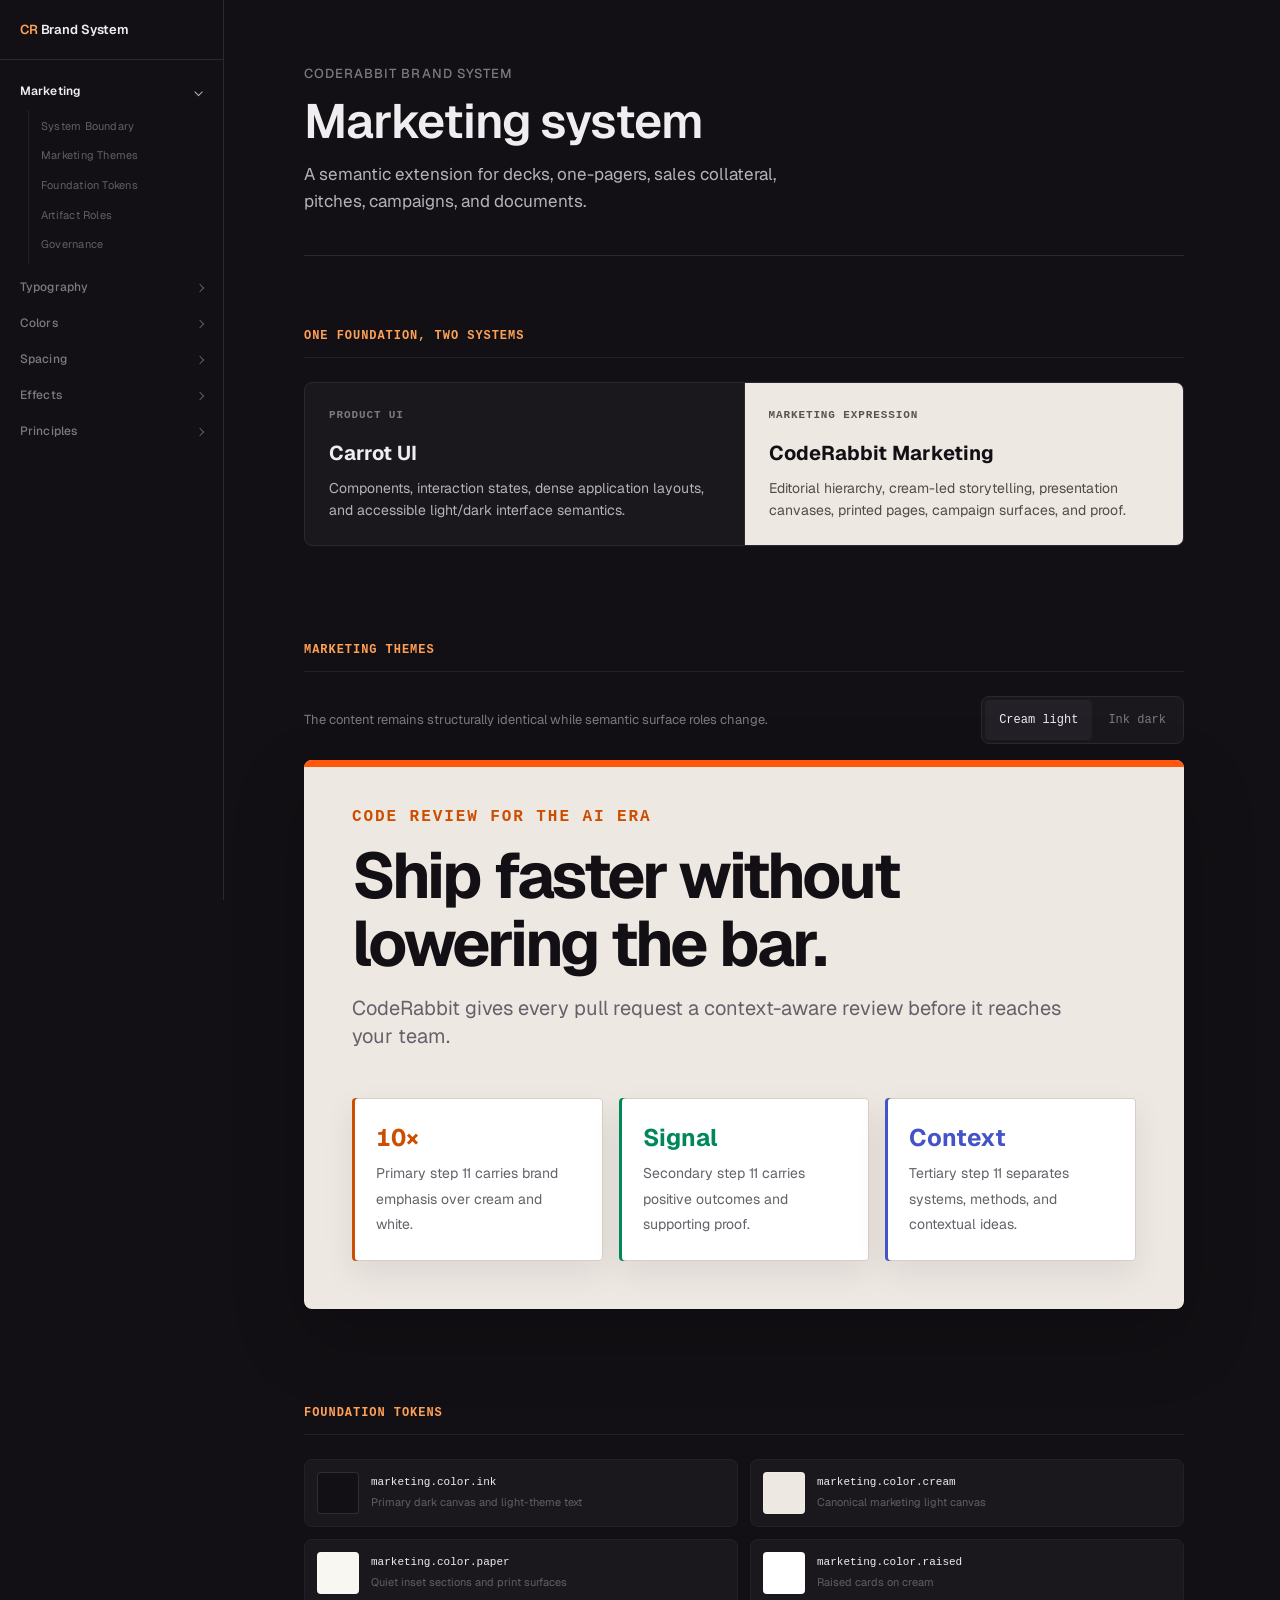
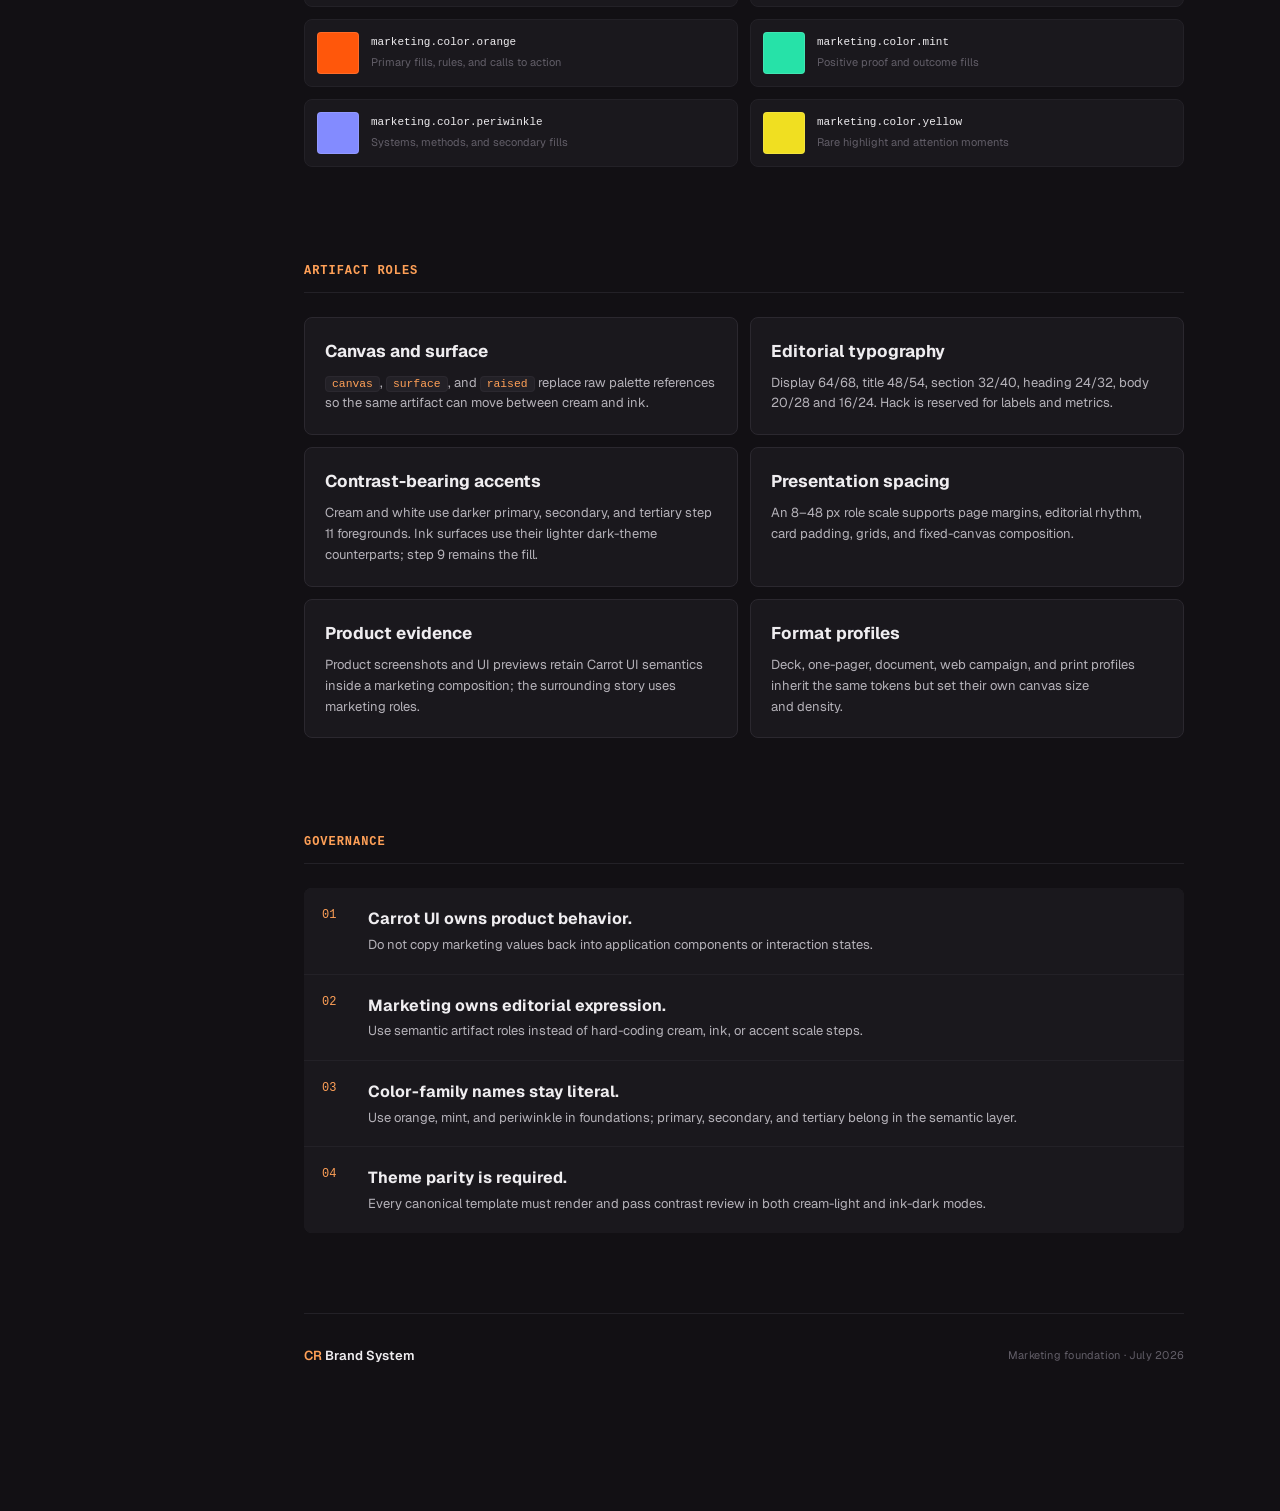
<file: index.html>
<!DOCTYPE html>
<html lang="en">
<head>
<meta charset="UTF-8">
<meta http-equiv="refresh" content="0; url=marketing.html">
<title>CodeRabbit Brand System</title>
</head>
<body><a href="marketing.html">CodeRabbit Brand System →</a></body>
</html>
</file>
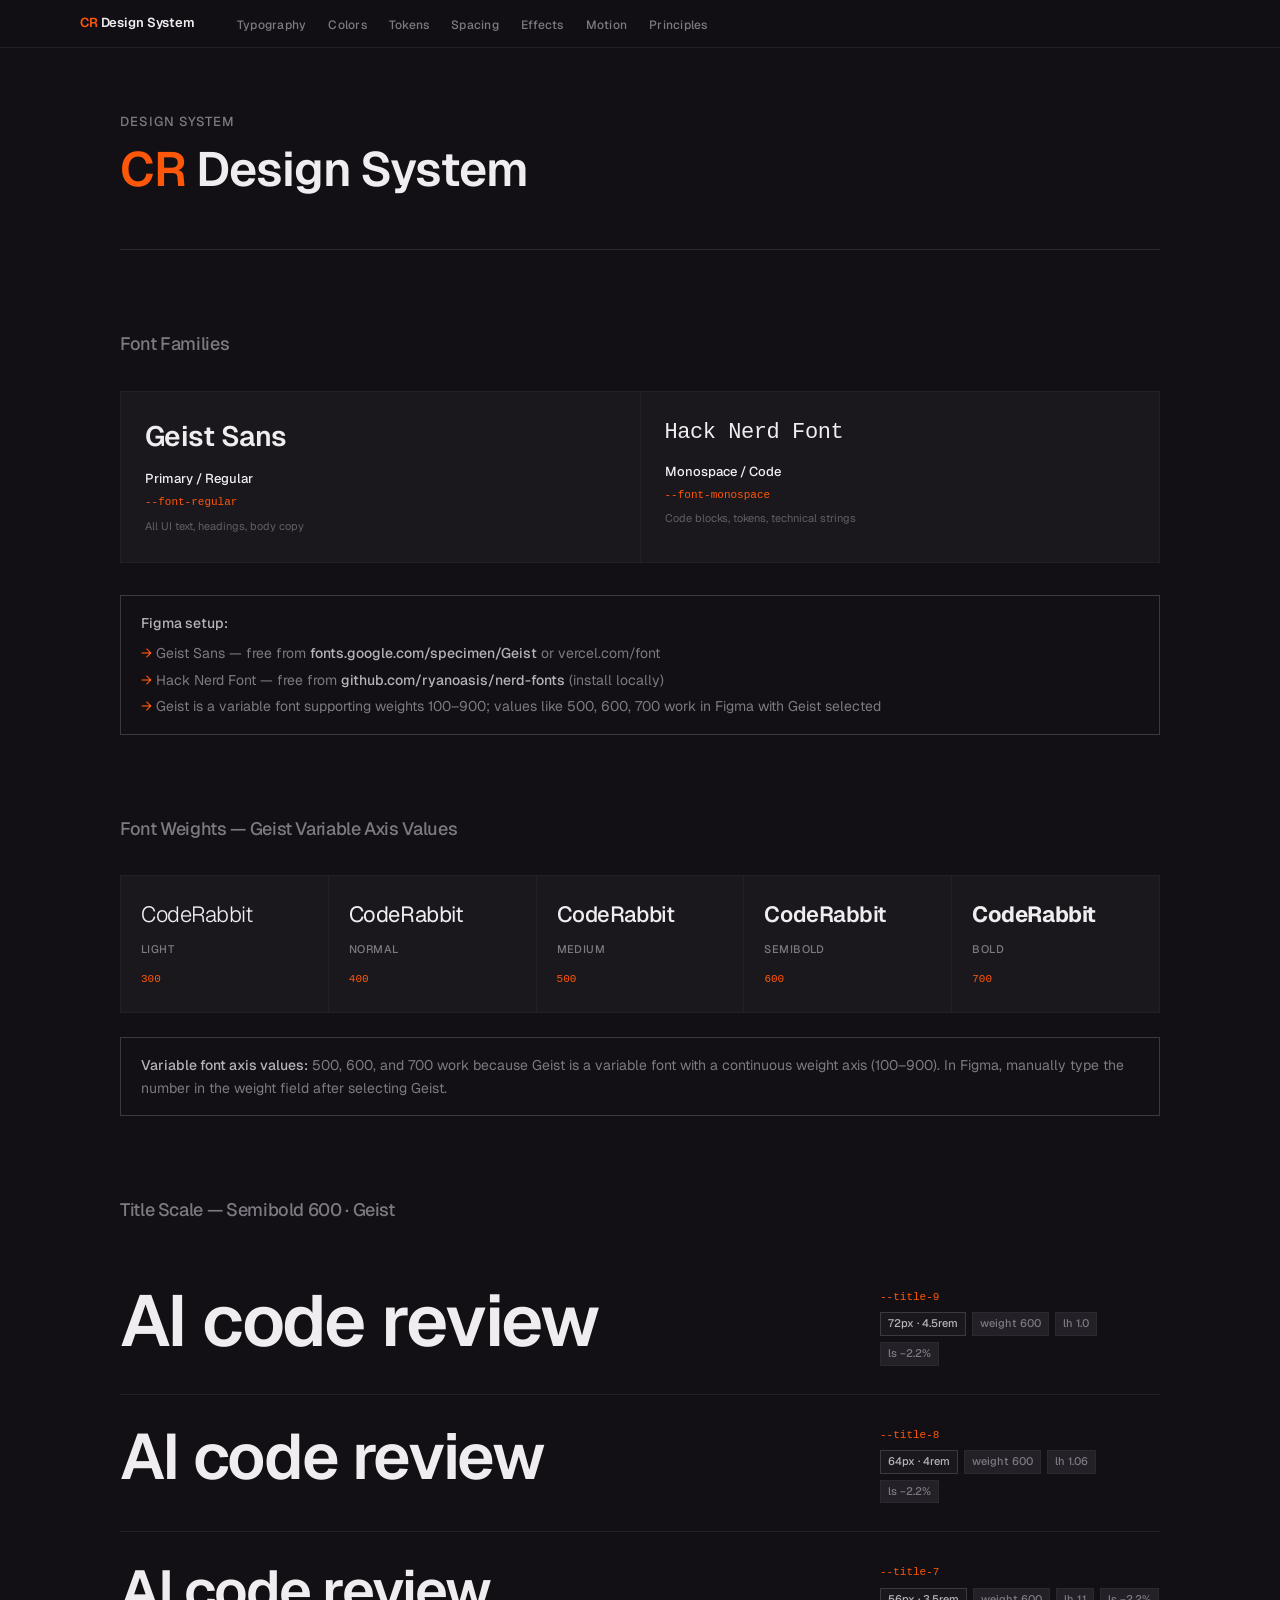
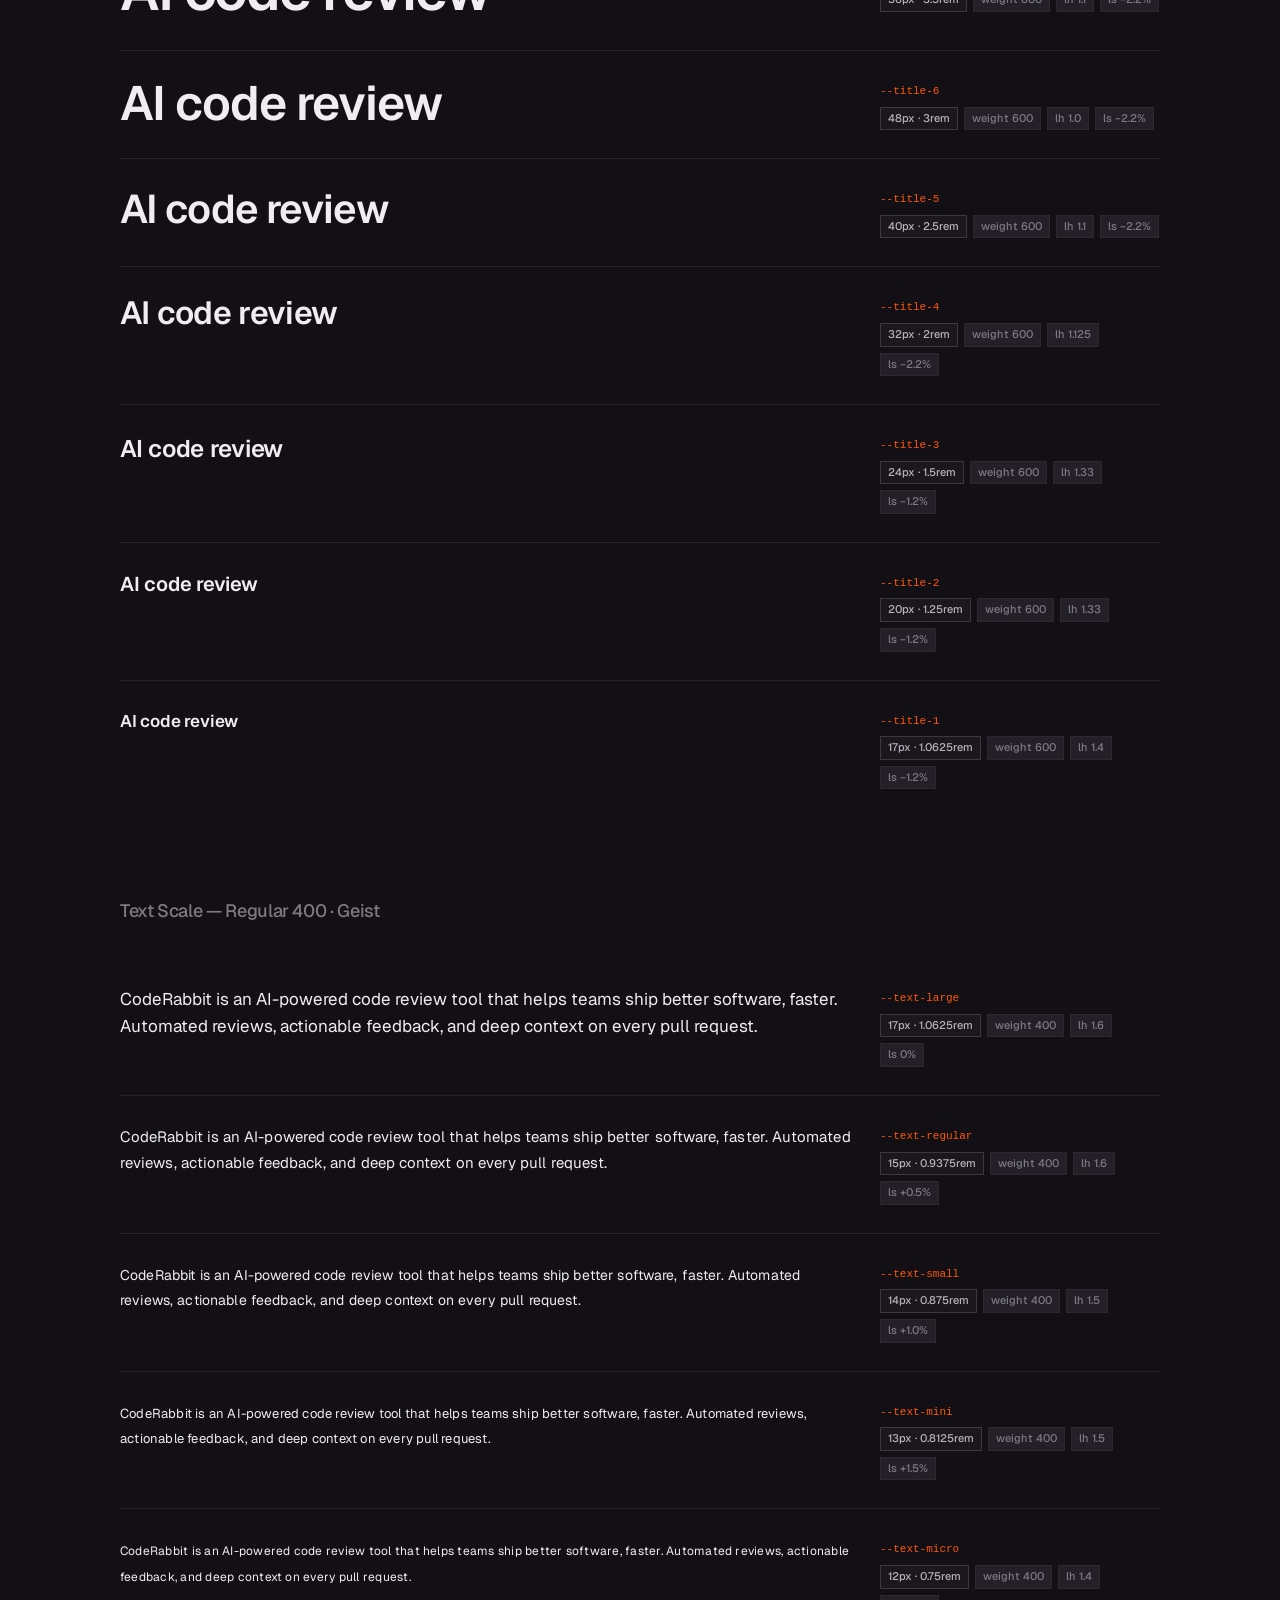
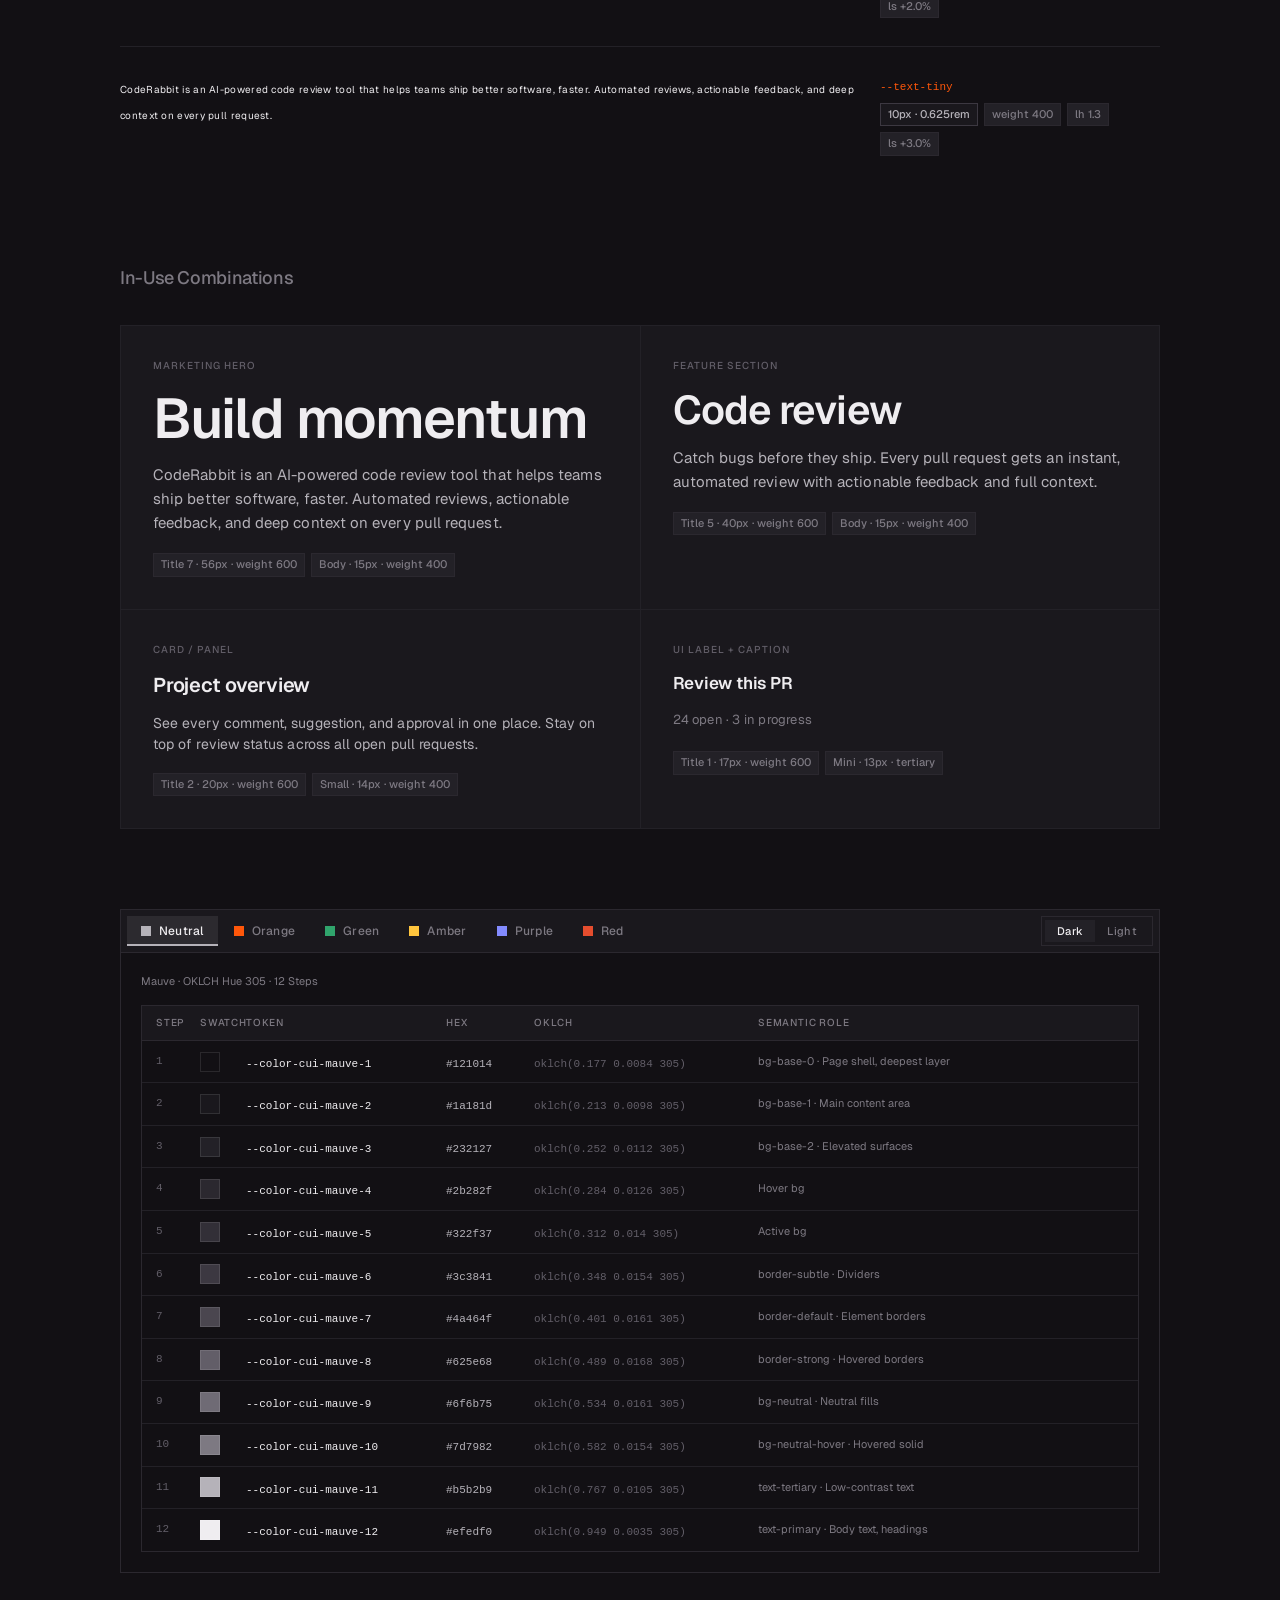
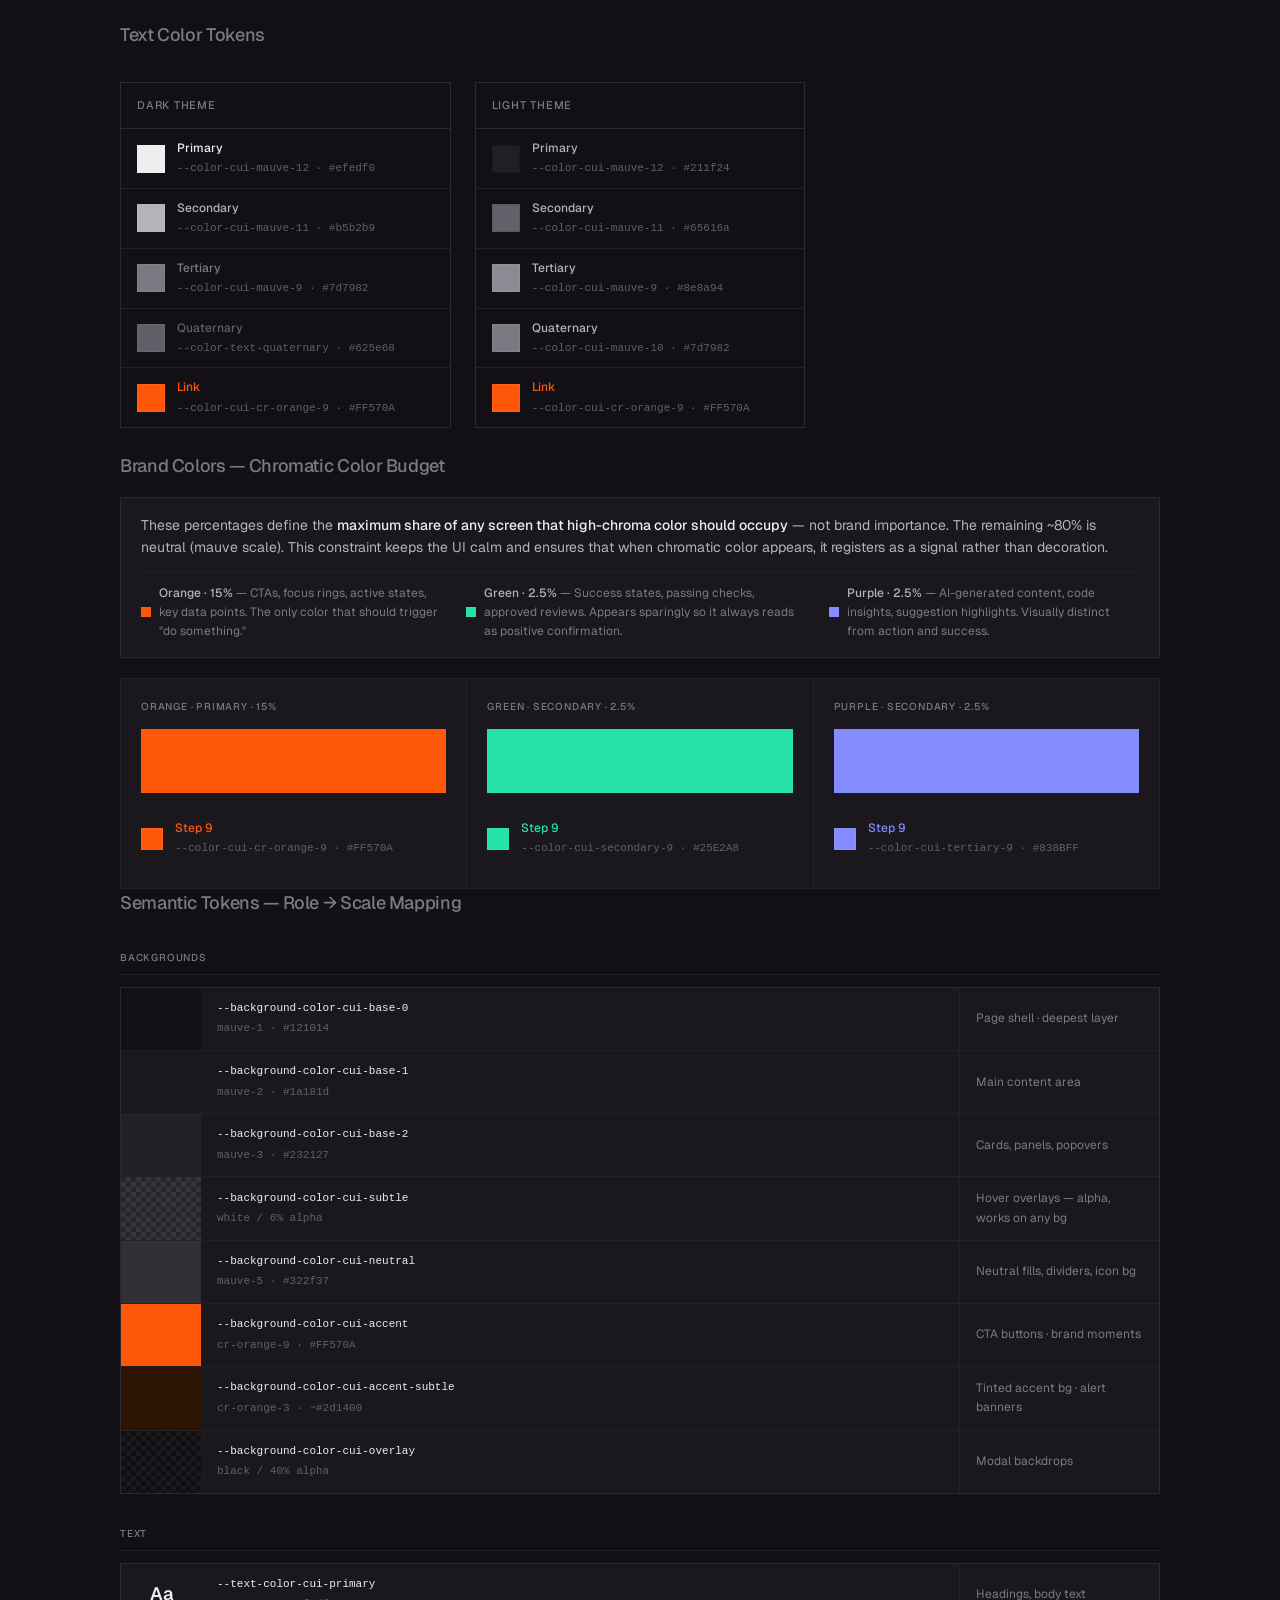
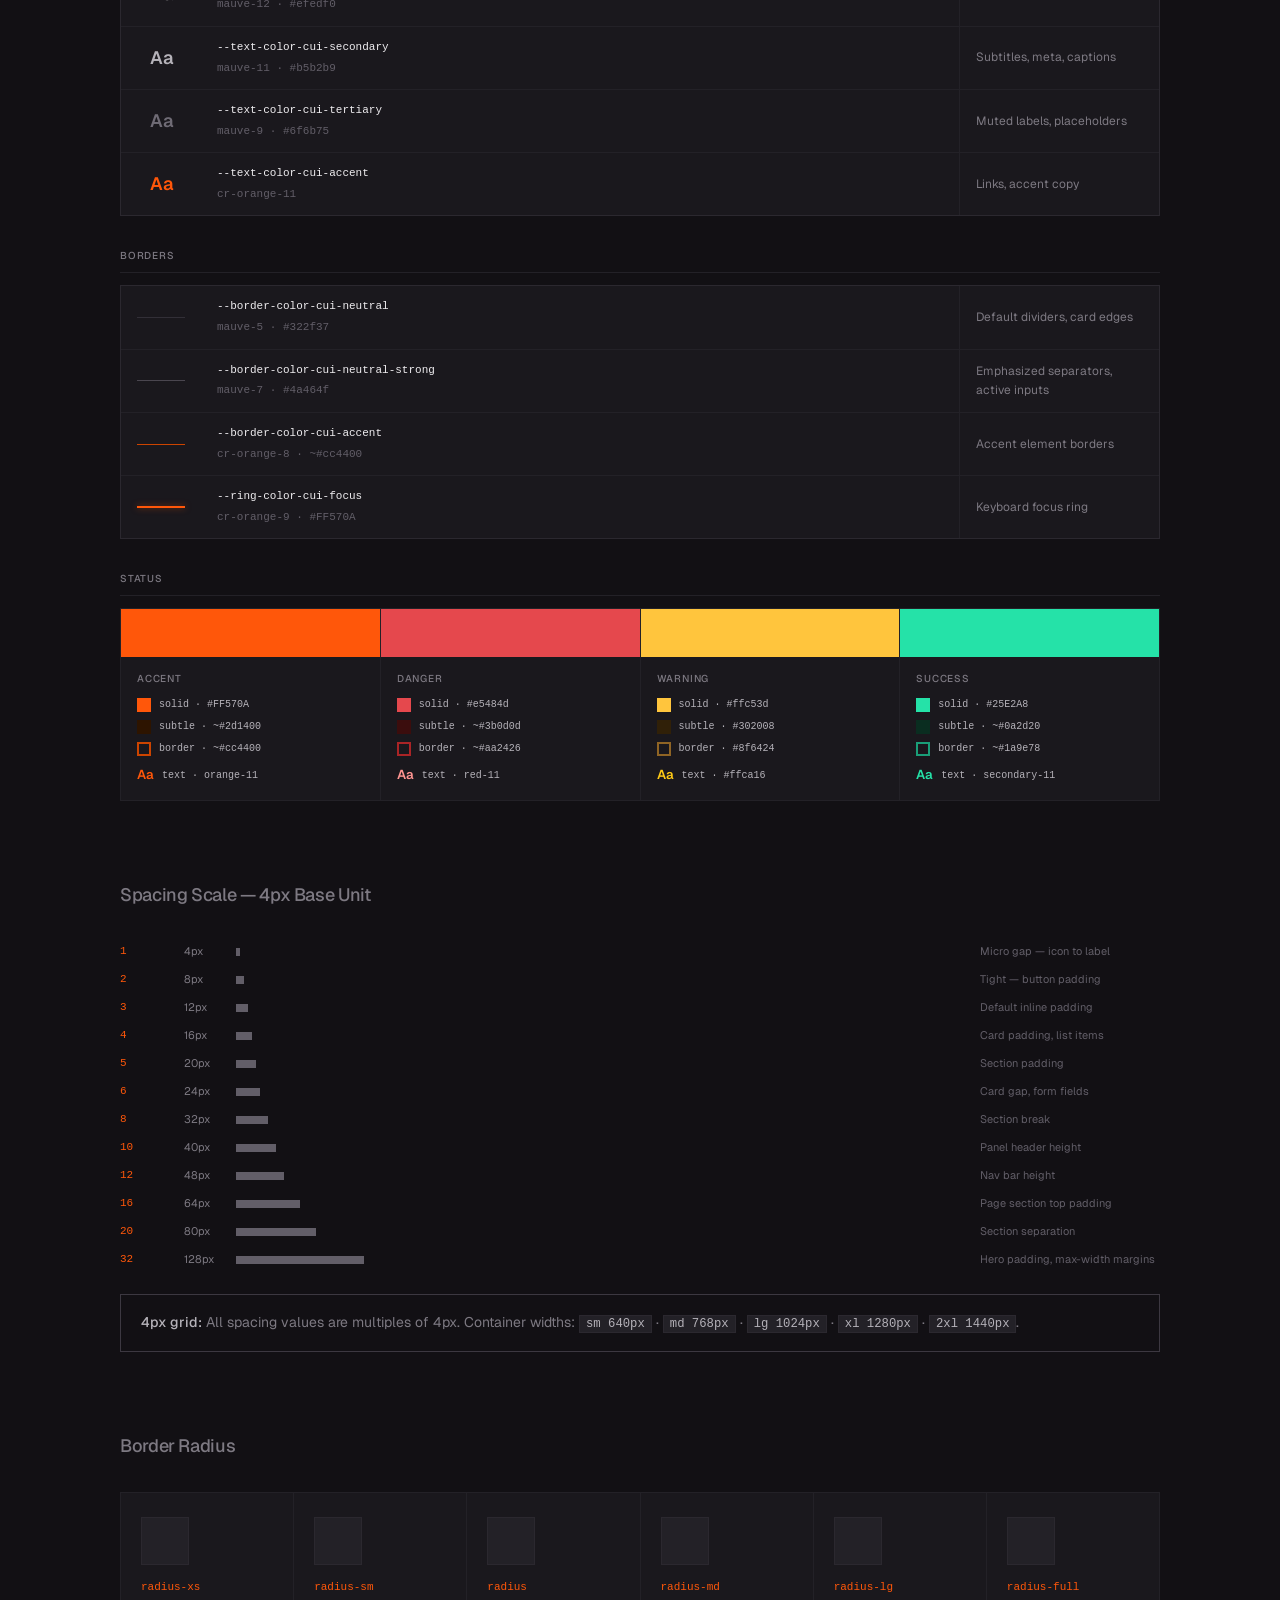
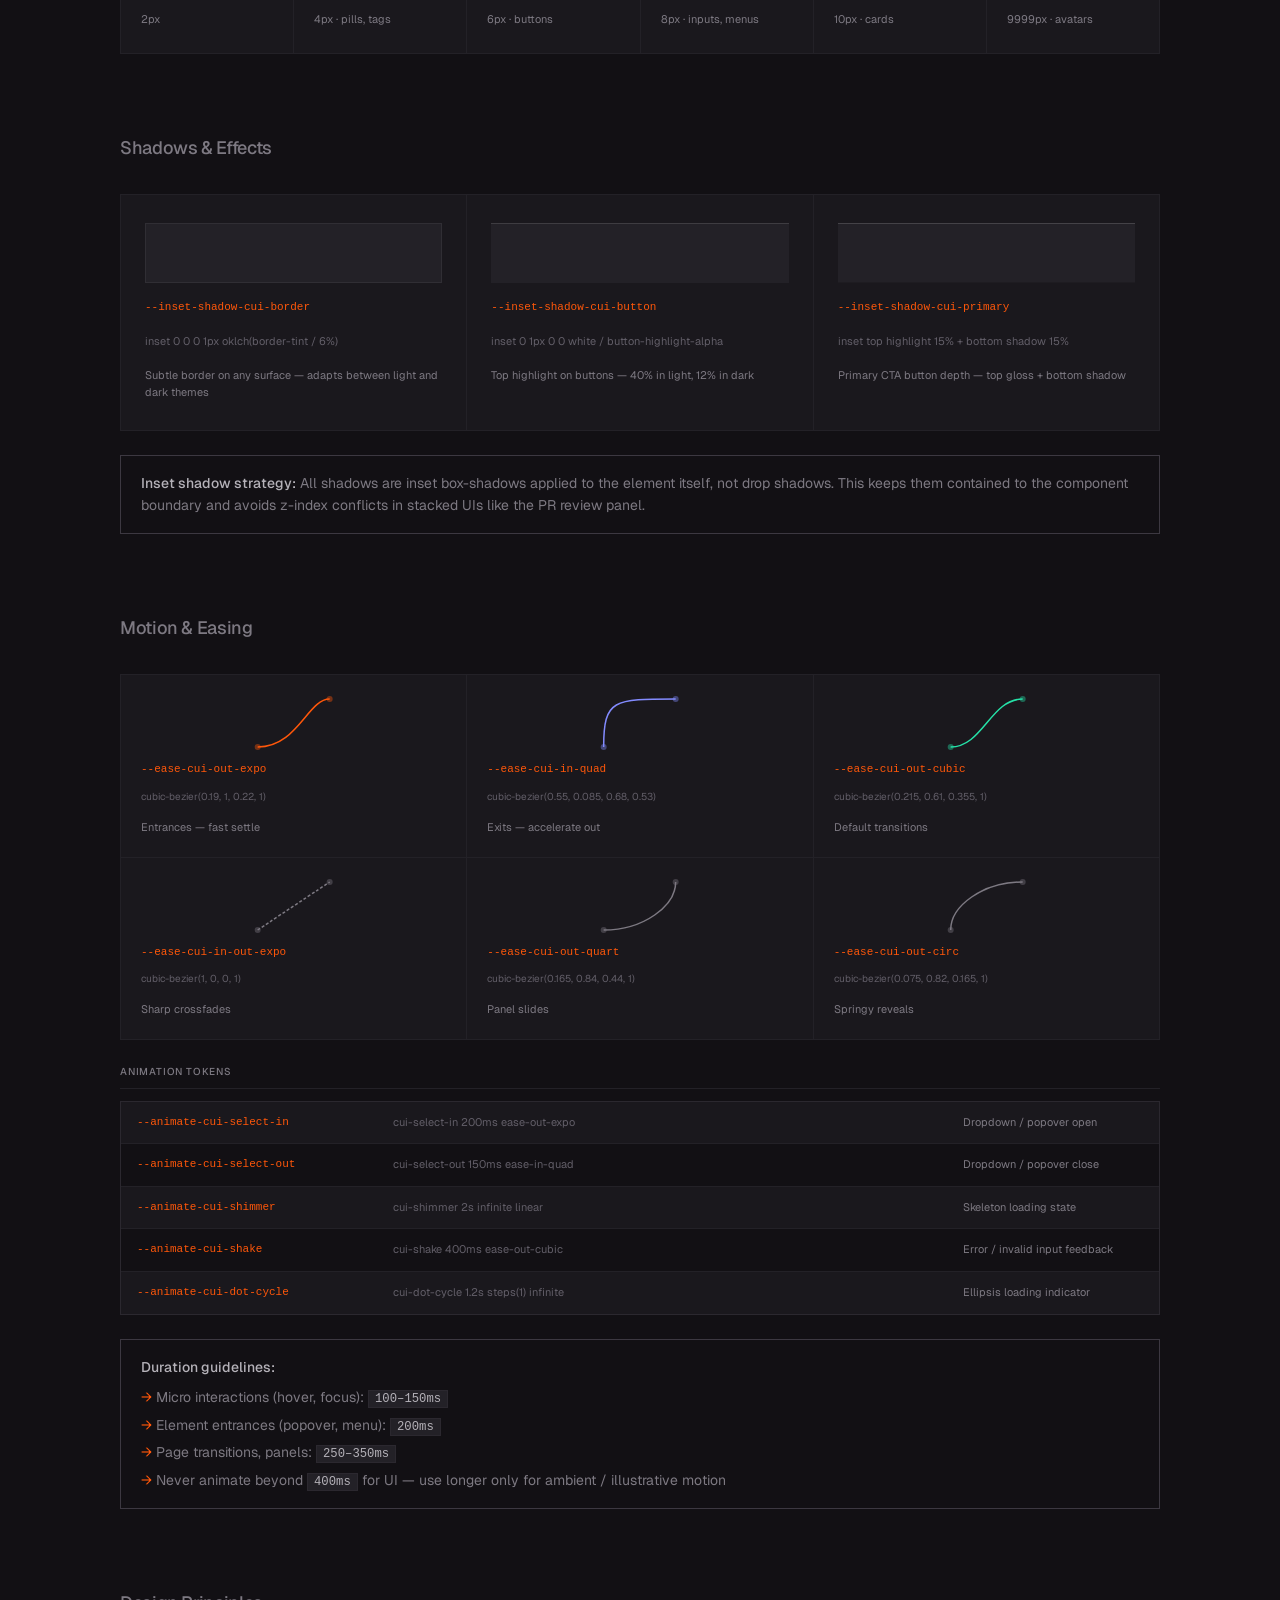
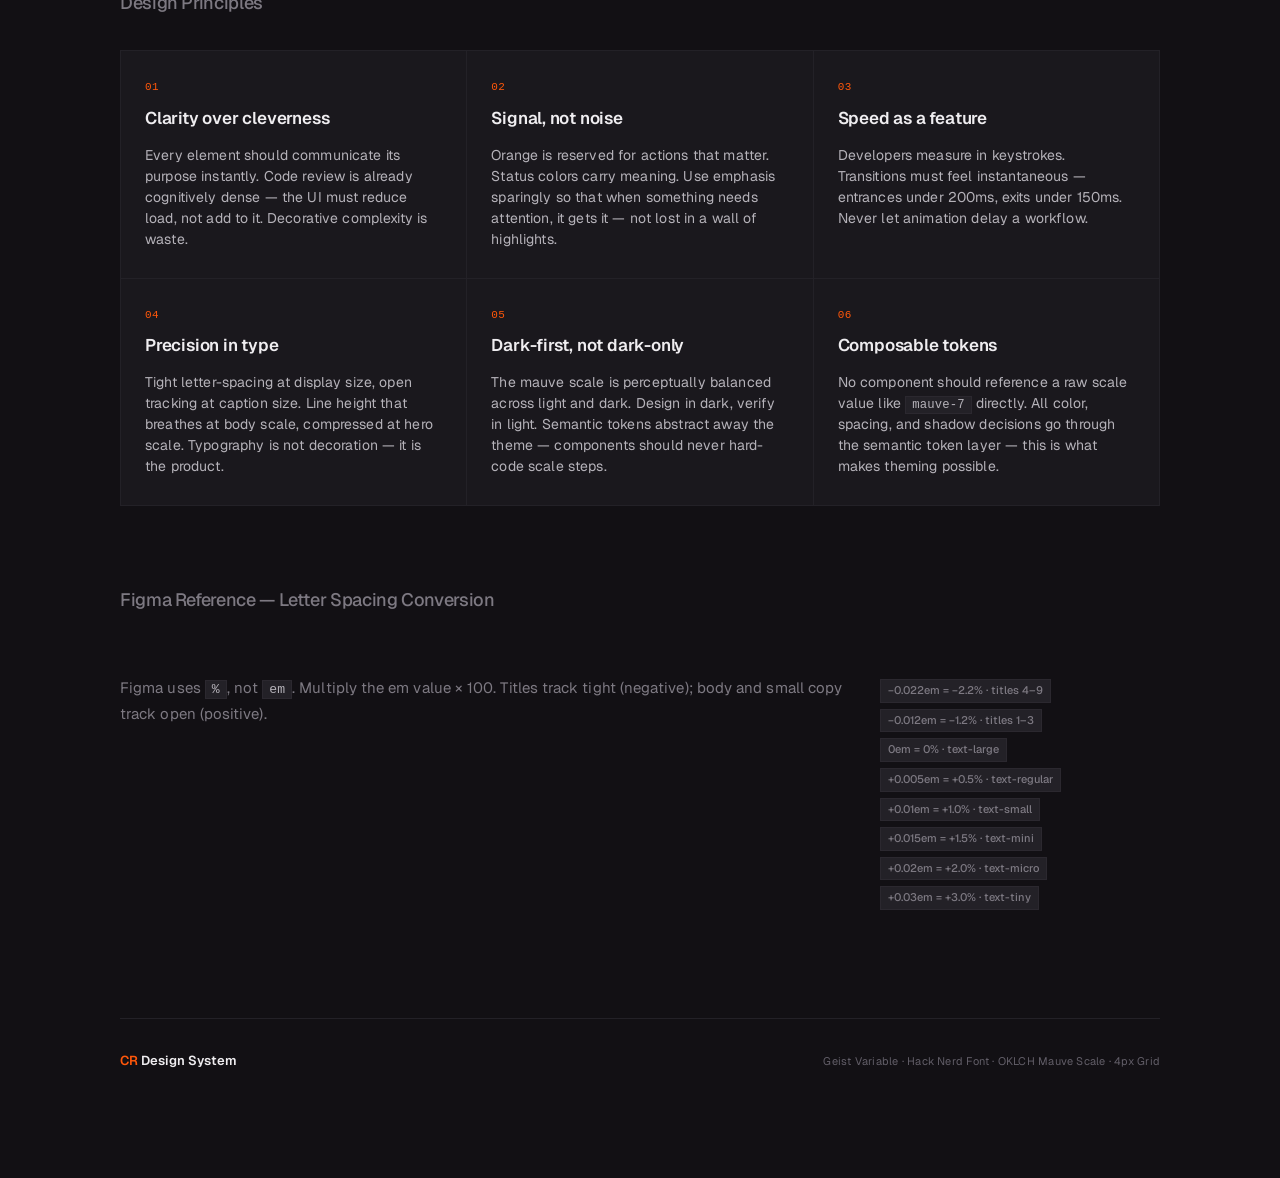
<file: coderabbit-web-style-guide.html>
<!DOCTYPE html>
<html lang="en" data-theme="dark">
<head>
<meta charset="UTF-8">
<meta name="viewport" content="width=device-width, initial-scale=1.0">
<title>Complete type scale, weights, and color tokens for CodeRabbit</title>
<link rel="preconnect" href="https://fonts.googleapis.com">
<link rel="preconnect" href="https://fonts.gstatic.com" crossorigin>
<link rel="stylesheet" href="https://fonts.googleapis.com/css2?family=Geist:wght@100..900&display=swap">
<style>
  /* ─── Design Tokens ────────────────────────────────────────────── */
  :root {
    --font-regular: "Geist", -apple-system, BlinkMacSystemFont, "Segoe UI", sans-serif;
    --font-monospace: "Hack Nerd Font", "Hack", ui-monospace, "SF Mono", "Menlo", monospace;

    --font-weight-light:    300;
    --font-weight-normal:   400;
    --font-weight-medium:   500;
    --font-weight-semibold: 600;
    --font-weight-bold:     700;

    /* Title scale */
    --title-1-size: 1.0625rem; --title-1-lh: 1.4;   --title-1-ls: -0.012em;
    --title-2-size: 1.25rem;   --title-2-lh: 1.33;  --title-2-ls: -0.012em;
    --title-3-size: 1.5rem;    --title-3-lh: 1.33;  --title-3-ls: -0.012em;
    --title-4-size: 2rem;      --title-4-lh: 1.125; --title-4-ls: -0.022em;
    --title-5-size: 2.5rem;    --title-5-lh: 1.1;   --title-5-ls: -0.022em;
    --title-6-size: 3rem;      --title-6-lh: 1.0;   --title-6-ls: -0.022em;
    --title-7-size: 3.5rem;    --title-7-lh: 1.1;   --title-7-ls: -0.022em;
    --title-8-size: 4rem;      --title-8-lh: 1.06;  --title-8-ls: -0.022em;
    --title-9-size: 4.5rem;    --title-9-lh: 1.0;   --title-9-ls: -0.022em;

    /* Text scale */
    --text-large-size:   1.0625rem; --text-large-lh:   1.6; --text-large-ls:   0;
    --text-regular-size: 0.9375rem; --text-regular-lh: 1.6; --text-regular-ls: 0.005em;
    --text-small-size:   0.875rem;  --text-small-lh:   1.5; --text-small-ls:   0.01em;
    --text-mini-size:    0.8125rem; --text-mini-lh:    1.5; --text-mini-ls:    0.015em;
    --text-micro-size:   0.75rem;   --text-micro-lh:   1.2; --text-micro-ls:   0.02em;
    --text-tiny-size:    0.625rem;  --text-tiny-lh:    1.0; --text-tiny-ls:    0.03em;

    /* Colors — dark theme */
    --color-bg:            #121014;
    --color-bg-secondary:  #1a181d;
    --color-bg-tertiary:   #232127;
    --color-border:        #2b282f;
    --color-border-subtle: #232127;

    --color-text-primary:    #efedf0;
    --color-text-secondary:  #b5b2b9;
    --color-text-tertiary:   #7d7982;
    --color-text-quaternary: #625e68;
    --color-link:            #FF570A;
    --color-brand:           #FF570A;
    --color-accent:          #FF570A;
  }

  /* ─── Reset & Base ──────────────────────────────────────────────── */
  *, *::before, *::after { box-sizing: border-box; margin: 0; padding: 0; }

  html {
    font-size: 100%;
    -webkit-font-smoothing: antialiased;
    font-feature-settings: normal;
    font-variation-settings: normal;
  }

  body {
    font-family: var(--font-regular);
    font-weight: var(--font-weight-normal);
    background: var(--color-bg);
    color: var(--color-text-primary);
    padding: 112px 80px 64px;
    max-width: 1200px;
    margin: 0 auto;
    line-height: 1.6;
  }

  /* ─── Layout ────────────────────────────────────────────────────── */
  .page-header {
    margin-bottom: 80px;
    padding-bottom: 40px;
    border-bottom: 1px solid var(--color-border);
  }

  .overline {
    font-size: var(--text-mini-size);
    font-weight: var(--font-weight-medium);
    letter-spacing: 0.08em;
    text-transform: uppercase;
    color: var(--color-text-tertiary);
    margin-bottom: 12px;
  }

  .page-title {
    font-size: var(--title-6-size);
    font-weight: var(--font-weight-semibold);
    line-height: var(--title-6-lh);
    letter-spacing: var(--title-6-ls);
    color: var(--color-text-primary);
    margin-bottom: 16px;
  }

  .page-subtitle {
    font-size: var(--text-large-size);
    line-height: var(--text-large-lh);
    color: var(--color-text-secondary);
    max-width: 520px;
  }

  .section {
    margin-bottom: 80px;
  }

  .section-label {
    font-size: 18px;
    font-weight: 500;
    letter-spacing: -0.02em;
    color: var(--color-text-tertiary);
    margin-bottom: 32px;

  }

  /* ─── Type Row ──────────────────────────────────────────────────── */
  .type-row {
    display: grid;
    grid-template-columns: 1fr 280px;
    gap: 24px;
    align-items: start;
    padding: 28px 0;
    border-bottom: 1px solid var(--color-border-subtle);
  }

  .type-row:first-of-type { padding-top: 0; }
  .type-row:last-of-type  { border-bottom: none; }

  .type-sample { overflow: hidden; }

  .type-meta {
    display: flex;
    flex-direction: column;
    gap: 6px;
    padding-top: 4px;
    flex-shrink: 0;
  }

  .meta-token {
    font-family: var(--font-monospace);
    font-size: 11px;
    color: var(--color-accent);
    letter-spacing: 0;
  }

  .meta-row {
    display: flex;
    flex-wrap: wrap;
    gap: 6px;
  }

  .meta-pill {
    font-size: 11px;
    font-weight: var(--font-weight-medium);
    color: var(--color-text-tertiary);
    background: var(--color-bg-tertiary);
    border: 1px solid var(--color-border);
    border-radius: 0;
    padding: 2px 7px;
    letter-spacing: 0;
    white-space: nowrap;
  }

  .meta-pill.highlight {
    color: var(--color-text-secondary);
    background: #1a181d;
    border-color: #3c3841;
  }

  /* ─── Title Styles ──────────────────────────────────────────────── */
  .t9 { font-size: var(--title-9-size); font-weight: var(--font-weight-semibold); line-height: var(--title-9-lh); letter-spacing: var(--title-9-ls); }
  .t8 { font-size: var(--title-8-size); font-weight: var(--font-weight-semibold); line-height: var(--title-8-lh); letter-spacing: var(--title-8-ls); }
  .t7 { font-size: var(--title-7-size); font-weight: var(--font-weight-semibold); line-height: var(--title-7-lh); letter-spacing: var(--title-7-ls); }
  .t6 { font-size: var(--title-6-size); font-weight: var(--font-weight-semibold); line-height: var(--title-6-lh); letter-spacing: var(--title-6-ls); }
  .t5 { font-size: var(--title-5-size); font-weight: var(--font-weight-semibold); line-height: var(--title-5-lh); letter-spacing: var(--title-5-ls); }
  .t4 { font-size: var(--title-4-size); font-weight: var(--font-weight-semibold); line-height: var(--title-4-lh); letter-spacing: var(--title-4-ls); }
  .t3 { font-size: var(--title-3-size); font-weight: var(--font-weight-semibold); line-height: var(--title-3-lh); letter-spacing: var(--title-3-ls); }
  .t2 { font-size: var(--title-2-size); font-weight: var(--font-weight-semibold); line-height: var(--title-2-lh); letter-spacing: var(--title-2-ls); }
  .t1 { font-size: var(--title-1-size); font-weight: var(--font-weight-semibold); line-height: var(--title-1-lh); letter-spacing: var(--title-1-ls); }

  /* ─── Text Styles ───────────────────────────────────────────────── */
  .text-large   { font-size: var(--text-large-size);   line-height: var(--text-large-lh);   letter-spacing: var(--text-large-ls);   font-weight: var(--font-weight-normal); }
  .text-regular { font-size: var(--text-regular-size); line-height: var(--text-regular-lh); letter-spacing: var(--text-regular-ls); font-weight: var(--font-weight-normal); }
  .text-small   { font-size: var(--text-small-size);   line-height: var(--text-small-lh);   letter-spacing: var(--text-small-ls);   font-weight: var(--font-weight-normal); }
  .text-mini    { font-size: var(--text-mini-size);    line-height: var(--text-mini-lh);    letter-spacing: var(--text-mini-ls);    font-weight: var(--font-weight-normal); }
  .text-micro   { font-size: var(--text-micro-size);   line-height: var(--text-micro-lh);   letter-spacing: var(--text-micro-ls);   font-weight: var(--font-weight-normal); }
  .text-tiny    { font-size: var(--text-tiny-size);    line-height: var(--text-tiny-lh);    letter-spacing: var(--text-tiny-ls);    font-weight: var(--font-weight-normal); }

  /* ─── Weight Showcase ───────────────────────────────────────────── */
  .weight-grid {
    display: grid;
    grid-template-columns: repeat(5, 1fr);
    gap: 1px;
    background: var(--color-border-subtle);
    border: 1px solid var(--color-border-subtle);
    border-radius: 0;
    overflow: hidden;
  }

  .weight-cell {
    background: var(--color-bg-secondary);
    padding: 24px 20px;
    display: flex;
    flex-direction: column;
    gap: 12px;
  }

  .weight-sample {
    font-size: 22px;
    line-height: 1.3;
    letter-spacing: -0.02em;
  }

  .weight-label {
    font-size: 11px;
    font-weight: var(--font-weight-medium);
    color: var(--color-text-tertiary);
    letter-spacing: 0.04em;
    text-transform: uppercase;
  }

  .weight-value {
    font-family: var(--font-monospace);
    font-size: 11px;
    color: var(--color-accent);
  }

  /* ─── Color Grid ────────────────────────────────────────────────── */
  .color-section {
    display: grid;
    grid-template-columns: repeat(3, 1fr);
    gap: 24px;
  }

  .color-group {
    border: 1px solid var(--color-border);
    border-radius: 0;
    overflow: hidden;
  }

  .color-group-header {
    padding: 14px 16px;
    border-bottom: 1px solid var(--color-border);
    font-size: 11px;
    font-weight: var(--font-weight-medium);
    letter-spacing: 0.07em;
    text-transform: uppercase;
    color: var(--color-text-tertiary);
  }

  .color-swatch-row {
    display: flex;
    align-items: center;
    gap: 12px;
    padding: 10px 16px;
    border-bottom: 1px solid var(--color-border-subtle);
  }
  .color-swatch-row:last-child { border-bottom: none; }

  .swatch {
    width: 28px;
    height: 28px;
    border-radius: 0;
    flex-shrink: 0;
    border: 1px solid rgba(255,255,255,0.06);
  }

  .swatch-info { flex: 1; min-width: 0; }

  .swatch-name {
    font-size: 12px;
    font-weight: var(--font-weight-medium);
    color: var(--color-text-secondary);
    margin-bottom: 2px;
  }

  .swatch-hex {
    font-family: var(--font-monospace);
    font-size: 11px;
    color: var(--color-text-quaternary);
  }

  /* ─── Combinations ──────────────────────────────────────────────── */
  .combo-grid {
    display: grid;
    grid-template-columns: repeat(2, 1fr);
    gap: 1px;
    background: var(--color-border-subtle);
    border: 1px solid var(--color-border-subtle);
    border-radius: 0;
    overflow: hidden;
  }

  .combo-card {
    background: var(--color-bg-secondary);
    padding: 32px;
    display: flex;
    flex-direction: column;
    gap: 10px;
  }

  .combo-card-label {
    font-size: 10px;
    font-weight: var(--font-weight-medium);
    letter-spacing: 0.1em;
    text-transform: uppercase;
    color: var(--color-text-quaternary);
    margin-bottom: 4px;
  }

  .combo-body {
    color: var(--color-text-secondary);
    font-size: var(--text-regular-size);
    line-height: var(--text-regular-lh);
    letter-spacing: var(--text-regular-ls);
    margin-top: 4px;
  }

  /* ─── Font Family Row ───────────────────────────────────────────── */
  .font-families {
    display: grid;
    grid-template-columns: repeat(2, 1fr);
    gap: 1px;
    background: var(--color-border-subtle);
    border: 1px solid var(--color-border-subtle);
    border-radius: 0;
    overflow: hidden;
    margin-bottom: 32px;
  }

  .font-family-card {
    background: var(--color-bg-secondary);
    padding: 28px 24px;
  }

  .font-family-sample {
    font-size: 28px;
    font-weight: var(--font-weight-semibold);
    line-height: 1.2;
    letter-spacing: -0.02em;
    margin-bottom: 16px;
  }

  .font-family-name {
    font-size: 13px;
    font-weight: var(--font-weight-medium);
    color: var(--color-text-primary);
    margin-bottom: 4px;
  }

  .font-family-token {
    font-family: var(--font-monospace);
    font-size: 11px;
    color: var(--color-accent);
  }

  .font-family-stack {
    font-size: 11px;
    color: var(--color-text-quaternary);
    margin-top: 6px;
    line-height: 1.5;
  }

  code {
    font-family: var(--font-monospace);
    font-size: 0.875em;
    color: var(--color-text-secondary);
    background: var(--color-bg-tertiary);
    padding: 1px 6px;
    border-radius: 0;
    border: 1px solid var(--color-border);
  }

  /* ─── Figma Notes ───────────────────────────────────────────────── */
  .note-box {
    background: #121014;
    border: 1px solid #3c3841;
    border-radius: 0;
    padding: 16px 20px;
    margin-top: 24px;
    font-size: var(--text-small-size);
    line-height: 1.6;
    color: var(--color-text-tertiary);
  }

  .note-box strong {
    color: var(--color-text-secondary);
    font-weight: var(--font-weight-medium);
  }

  .note-box ul {
    list-style: none;
    margin-top: 8px;
    display: flex;
    flex-direction: column;
    gap: 4px;
  }

  .note-box li::before {
    content: "→ ";
    color: var(--color-accent);
  }

  /* ─── Divider ───────────────────────────────────────────────────── */
  .divider {
    height: 1px;
    background: var(--color-border-subtle);
    margin: 64px 0;
  }

  /* ─── Sticky Nav ─────────────────────────────────────────────────── */
  .site-nav {
    position: fixed;
    top: 0;
    left: 0;
    right: 0;
    z-index: 100;
    background: rgba(18, 16, 20, 0.85);
    backdrop-filter: blur(12px);
    -webkit-backdrop-filter: blur(12px);
    border-bottom: 1px solid var(--color-border-subtle);
    padding: 0 80px;
    display: flex;
    align-items: center;
    gap: 0;
    height: 48px;
  }

  .nav-brand {
    font-size: 13px;
    font-weight: var(--font-weight-semibold);
    color: var(--color-text-primary);
    letter-spacing: -0.01em;
    margin-right: 32px;
    flex-shrink: 0;
  }

  .nav-brand span {
    color: var(--color-accent);
  }

  .nav-links {
    display: flex;
    align-items: center;
    gap: 2px;
    list-style: none;
  }

  .nav-links a {
    font-size: 12px;
    font-weight: var(--font-weight-medium);
    color: var(--color-text-tertiary);
    text-decoration: none;
    letter-spacing: 0.02em;
    padding: 6px 10px;
    border-radius: 0;
    transition: color 0.15s, background 0.15s;
  }

  .nav-links a:hover {
    color: var(--color-text-primary);
    background: rgba(255,255,255,0.05);
  }

  /* ─── Semantic Token Table ───────────────────────────────────────── */
  .token-table {
    width: 100%;
    border-collapse: collapse;
    border: 1px solid var(--color-border);
    border-radius: 0;
    overflow: hidden;
    font-size: 12px;
  }

  .token-table th {
    background: var(--color-bg-secondary);
    padding: 10px 16px;
    text-align: left;
    font-size: 10px;
    font-weight: var(--font-weight-medium);
    letter-spacing: 0.08em;
    text-transform: uppercase;
    color: var(--color-text-tertiary);
    border-bottom: 1px solid var(--color-border);
  }

  .token-table td {
    padding: 10px 16px;
    border-bottom: 1px solid var(--color-border-subtle);
    vertical-align: middle;
  }

  .token-table tr:last-child td {
    border-bottom: none;
  }

  .token-table tr:nth-child(even) td {
    background: rgba(255,255,255,0.015);
  }

  .token-name {
    font-family: var(--font-monospace);
    font-size: 11px;
    color: var(--color-text-primary);
    white-space: nowrap;
  }

  .token-alias {
    font-family: var(--font-monospace);
    font-size: 11px;
    color: var(--color-text-quaternary);
    white-space: nowrap;
  }

  .token-desc {
    color: var(--color-text-secondary);
    font-size: 12px;
  }

  .token-preview {
    display: flex;
    align-items: center;
    gap: 8px;
  }

  .token-swatch {
    width: 20px;
    height: 20px;
    border-radius: 0;
    border: 1px solid rgba(255,255,255,0.08);
    flex-shrink: 0;
  }

  /* ─── Spacing Scale ──────────────────────────────────────────────── */
  .spacing-grid {
    display: flex;
    flex-direction: column;
    gap: 8px;
  }

  .spacing-row {
    display: flex;
    align-items: center;
    gap: 16px;
  }

  .spacing-label {
    font-family: var(--font-monospace);
    font-size: 11px;
    color: var(--color-accent);
    width: 48px;
    flex-shrink: 0;
  }

  .spacing-px {
    font-size: 11px;
    color: var(--color-text-tertiary);
    width: 36px;
    flex-shrink: 0;
  }

  .spacing-bar-wrap {
    flex: 1;
    height: 20px;
    display: flex;
    align-items: center;
  }

  .spacing-bar {
    height: 8px;
    background: #625e68;
    border-radius: 0;
    position: relative;
    overflow: hidden;
  }

  .spacing-bar::after {
    content: none;
  }

  .spacing-desc {
    font-size: 11px;
    color: var(--color-text-quaternary);
    width: 180px;
    flex-shrink: 0;
  }

  /* ─── Radius ─────────────────────────────────────────────────────── */
  .radius-grid {
    display: grid;
    grid-template-columns: repeat(6, 1fr);
    gap: 1px;
    background: var(--color-border-subtle);
    border: 1px solid var(--color-border-subtle);
    border-radius: 0;
    overflow: hidden;
  }

  .radius-cell {
    background: var(--color-bg-secondary);
    padding: 24px 20px;
    display: flex;
    flex-direction: column;
    align-items: flex-start;
    gap: 14px;
  }

  .radius-preview {
    width: 48px;
    height: 48px;
    background: var(--color-bg-tertiary);
    border: 1px solid var(--color-border);
  }

  .radius-token {
    font-family: var(--font-monospace);
    font-size: 11px;
    color: var(--color-accent);
  }

  .radius-value {
    font-size: 11px;
    color: var(--color-text-tertiary);
  }

  /* ─── Shadow Cards ───────────────────────────────────────────────── */
  .shadow-grid {
    display: grid;
    grid-template-columns: repeat(3, 1fr);
    gap: 1px;
    background: var(--color-border-subtle);
    border: 1px solid var(--color-border-subtle);
    border-radius: 0;
    overflow: hidden;
  }

  .shadow-cell {
    background: var(--color-bg-secondary);
    padding: 28px 24px;
    display: flex;
    flex-direction: column;
    gap: 16px;
  }

  .shadow-preview {
    width: 100%;
    height: 60px;
    border-radius: 0;
    background: var(--color-bg-tertiary);
  }

  .shadow-token {
    font-family: var(--font-monospace);
    font-size: 11px;
    color: var(--color-accent);
  }

  .shadow-value {
    font-size: 11px;
    color: var(--color-text-quaternary);
    line-height: 1.6;
    word-break: break-all;
  }

  /* ─── Easing ─────────────────────────────────────────────────────── */
  .easing-grid {
    display: grid;
    grid-template-columns: repeat(3, 1fr);
    gap: 1px;
    background: var(--color-border-subtle);
    border: 1px solid var(--color-border-subtle);
    border-radius: 0;
    overflow: hidden;
    margin-bottom: 24px;
  }

  .easing-cell {
    background: var(--color-bg-secondary);
    padding: 20px;
    display: flex;
    flex-direction: column;
    gap: 10px;
  }

  .easing-curve {
    width: 100%;
    height: 56px;
  }

  .easing-token {
    font-family: var(--font-monospace);
    font-size: 11px;
    color: var(--color-accent);
  }

  .easing-value {
    font-size: 10px;
    color: var(--color-text-quaternary);
  }

  .easing-demo {
    width: 10px;
    height: 10px;
    border-radius: 0;
    background: var(--color-accent);
    position: relative;
  }

  /* ─── Animation Tokens ───────────────────────────────────────────── */
  .anim-row {
    display: grid;
    grid-template-columns: 240px 1fr 180px;
    gap: 16px;
    align-items: center;
    padding: 12px 16px;
    border-bottom: 1px solid var(--color-border-subtle);
  }

  .anim-row:last-child { border-bottom: none; }

  .anim-name {
    font-family: var(--font-monospace);
    font-size: 11px;
    color: var(--color-accent);
  }

  .anim-value {
    font-size: 11px;
    color: var(--color-text-quaternary);
  }

  .anim-usage {
    font-size: 11px;
    color: var(--color-text-tertiary);
  }

  /* ─── Principles ─────────────────────────────────────────────────── */
  .principles-grid {
    display: grid;
    grid-template-columns: repeat(3, 1fr);
    gap: 1px;
    background: var(--color-border-subtle);
    border: 1px solid var(--color-border-subtle);
    border-radius: 0;
    overflow: hidden;
  }

  .principle-card {
    background: var(--color-bg-secondary);
    padding: 28px 24px;
    display: flex;
    flex-direction: column;
    gap: 10px;
  }

  .principle-number {
    font-family: var(--font-monospace);
    font-size: 11px;
    color: var(--color-accent);
    letter-spacing: 0.04em;
  }

  .principle-title {
    font-size: var(--title-1-size);
    font-weight: var(--font-weight-semibold);
    line-height: var(--title-1-lh);
    letter-spacing: var(--title-1-ls);
    color: var(--color-text-primary);
  }

  .principle-desc {
    font-size: var(--text-small-size);
    line-height: var(--text-small-lh);
    letter-spacing: var(--text-small-ls);
    color: var(--color-text-secondary);
    margin-top: 4px;
  }

  /* ─── Footer ─────────────────────────────────────────────────────── */
  .site-footer {
    margin-top: 80px;
    padding-top: 32px;
    border-top: 1px solid var(--color-border-subtle);
    display: flex;
    align-items: center;
    justify-content: space-between;
    padding-bottom: 48px;
  }

  .footer-brand {
    font-size: 13px;
    font-weight: var(--font-weight-semibold);
    color: var(--color-text-primary);
  }

  .footer-brand span {
    color: var(--color-accent);
  }

  .footer-meta {
    font-size: 11px;
    color: var(--color-text-quaternary);
    letter-spacing: 0.02em;
  }
</style>
</head>
<body>

<!-- ─── Sticky Nav ────────────────────────────────────────────────── -->
<nav class="site-nav">
  <div class="nav-brand"><span style="color:#ff570a;">CR</span> Design System</div>
  <ul class="nav-links">
    <li><a href="#typography">Typography</a></li>
    <li><a href="#colors">Colors</a></li>
    <li><a href="#semantic">Tokens</a></li>
    <li><a href="#spacing">Spacing</a></li>
    <li><a href="#effects">Effects</a></li>
    <li><a href="#motion">Motion</a></li>
    <li><a href="#principles">Principles</a></li>
  </ul>
</nav>

<!-- ─── Page Header ─────────────────────────────────────────────── -->
<header class="page-header">
  <div class="overline">Design System</div>
  <h1 class="page-title"><span style="color:#ff570a;">CR</span> Design System</h1>
</header>


<!-- ─── Font Families ───────────────────────────────────────────── -->
<section class="section" id="typography">
  <div class="section-label">Font Families</div>

  <div class="font-families">
    <div class="font-family-card">
      <div class="font-family-sample" style="font-family: var(--font-regular);">Geist Sans</div>
      <div class="font-family-name">Primary / Regular</div>
      <div class="font-family-token">--font-regular</div>
      <div class="font-family-stack">All UI text, headings, body copy</div>
    </div>
    <div class="font-family-card">
      <div class="font-family-sample" style="font-family: var(--font-monospace); font-weight: 400; font-size: 22px;">Hack Nerd Font</div>
      <div class="font-family-name">Monospace / Code</div>
      <div class="font-family-token">--font-monospace</div>
      <div class="font-family-stack">Code blocks, tokens, technical strings</div>
    </div>
  </div>

  <div class="note-box">
    <strong>Figma setup:</strong>
    <ul>
      <li>Geist Sans — free from <strong>fonts.google.com/specimen/Geist</strong> or vercel.com/font</li>
      <li>Hack Nerd Font — free from <strong>github.com/ryanoasis/nerd-fonts</strong> (install locally)</li>
      <li>Geist is a variable font supporting weights 100–900; values like 500, 600, 700 work in Figma with Geist selected</li>
    </ul>
  </div>
</section>


<!-- ─── Font Weights ─────────────────────────────────────────────── -->
<section class="section">
  <div class="section-label">Font Weights — Geist Variable Axis Values</div>

  <div class="weight-grid">
    <div class="weight-cell">
      <div class="weight-sample" style="font-weight: 300;">CodeRabbit</div>
      <div class="weight-label">Light</div>
      <div class="weight-value">300</div>
    </div>
    <div class="weight-cell">
      <div class="weight-sample" style="font-weight: 400;">CodeRabbit</div>
      <div class="weight-label">Normal</div>
      <div class="weight-value">400</div>
    </div>
    <div class="weight-cell">
      <div class="weight-sample" style="font-weight: 500;">CodeRabbit</div>
      <div class="weight-label">Medium</div>
      <div class="weight-value">500</div>
    </div>
    <div class="weight-cell">
      <div class="weight-sample" style="font-weight: 600;">CodeRabbit</div>
      <div class="weight-label">Semibold</div>
      <div class="weight-value">600</div>
    </div>
    <div class="weight-cell">
      <div class="weight-sample" style="font-weight: 700;">CodeRabbit</div>
      <div class="weight-label">Bold</div>
      <div class="weight-value">700</div>
    </div>
  </div>

  <div class="note-box">
    <strong>Variable font axis values:</strong> 500, 600, and 700 work because Geist is a variable font with a continuous weight axis (100–900). In Figma, manually type the number in the weight field after selecting Geist.
  </div>
</section>


<!-- ─── Title Scale ──────────────────────────────────────────────── -->
<section class="section">
  <div class="section-label">Title Scale — Semibold 600 · Geist</div>

  <div class="type-row">
    <div class="type-sample"><span class="t9">AI code review</span></div>
    <div class="type-meta">
      <div class="meta-token">--title-9</div>
      <div class="meta-row">
        <span class="meta-pill highlight">72px · 4.5rem</span>
        <span class="meta-pill">weight 600</span>
        <span class="meta-pill">lh 1.0</span>
        <span class="meta-pill">ls −2.2%</span>
      </div>
    </div>
  </div>

  <div class="type-row">
    <div class="type-sample"><span class="t8">AI code review</span></div>
    <div class="type-meta">
      <div class="meta-token">--title-8</div>
      <div class="meta-row">
        <span class="meta-pill highlight">64px · 4rem</span>
        <span class="meta-pill">weight 600</span>
        <span class="meta-pill">lh 1.06</span>
        <span class="meta-pill">ls −2.2%</span>
      </div>
    </div>
  </div>

  <div class="type-row">
    <div class="type-sample"><span class="t7">AI code review</span></div>
    <div class="type-meta">
      <div class="meta-token">--title-7</div>
      <div class="meta-row">
        <span class="meta-pill highlight">56px · 3.5rem</span>
        <span class="meta-pill">weight 600</span>
        <span class="meta-pill">lh 1.1</span>
        <span class="meta-pill">ls −2.2%</span>
      </div>
    </div>
  </div>

  <div class="type-row">
    <div class="type-sample"><span class="t6">AI code review</span></div>
    <div class="type-meta">
      <div class="meta-token">--title-6</div>
      <div class="meta-row">
        <span class="meta-pill highlight">48px · 3rem</span>
        <span class="meta-pill">weight 600</span>
        <span class="meta-pill">lh 1.0</span>
        <span class="meta-pill">ls −2.2%</span>
      </div>
    </div>
  </div>

  <div class="type-row">
    <div class="type-sample"><span class="t5">AI code review</span></div>
    <div class="type-meta">
      <div class="meta-token">--title-5</div>
      <div class="meta-row">
        <span class="meta-pill highlight">40px · 2.5rem</span>
        <span class="meta-pill">weight 600</span>
        <span class="meta-pill">lh 1.1</span>
        <span class="meta-pill">ls −2.2%</span>
      </div>
    </div>
  </div>

  <div class="type-row">
    <div class="type-sample"><span class="t4">AI code review</span></div>
    <div class="type-meta">
      <div class="meta-token">--title-4</div>
      <div class="meta-row">
        <span class="meta-pill highlight">32px · 2rem</span>
        <span class="meta-pill">weight 600</span>
        <span class="meta-pill">lh 1.125</span>
        <span class="meta-pill">ls −2.2%</span>
      </div>
    </div>
  </div>

  <div class="type-row">
    <div class="type-sample"><span class="t3">AI code review</span></div>
    <div class="type-meta">
      <div class="meta-token">--title-3</div>
      <div class="meta-row">
        <span class="meta-pill highlight">24px · 1.5rem</span>
        <span class="meta-pill">weight 600</span>
        <span class="meta-pill">lh 1.33</span>
        <span class="meta-pill">ls −1.2%</span>
      </div>
    </div>
  </div>

  <div class="type-row">
    <div class="type-sample"><span class="t2">AI code review</span></div>
    <div class="type-meta">
      <div class="meta-token">--title-2</div>
      <div class="meta-row">
        <span class="meta-pill highlight">20px · 1.25rem</span>
        <span class="meta-pill">weight 600</span>
        <span class="meta-pill">lh 1.33</span>
        <span class="meta-pill">ls −1.2%</span>
      </div>
    </div>
  </div>

  <div class="type-row">
    <div class="type-sample"><span class="t1">AI code review</span></div>
    <div class="type-meta">
      <div class="meta-token">--title-1</div>
      <div class="meta-row">
        <span class="meta-pill highlight">17px · 1.0625rem</span>
        <span class="meta-pill">weight 600</span>
        <span class="meta-pill">lh 1.4</span>
        <span class="meta-pill">ls −1.2%</span>
      </div>
    </div>
  </div>
</section>


<!-- ─── Text Scale ───────────────────────────────────────────────── -->
<section class="section">
  <div class="section-label">Text Scale — Regular 400 · Geist</div>

  <div class="type-row">
    <div class="type-sample">
      <span class="text-large">CodeRabbit is an AI-powered code review tool that helps teams ship better software, faster. Automated reviews, actionable feedback, and deep context on every pull request.</span>
    </div>
    <div class="type-meta">
      <div class="meta-token">--text-large</div>
      <div class="meta-row">
        <span class="meta-pill highlight">17px · 1.0625rem</span>
        <span class="meta-pill">weight 400</span>
        <span class="meta-pill">lh 1.6</span>
        <span class="meta-pill">ls 0%</span>
      </div>
    </div>
  </div>

  <div class="type-row">
    <div class="type-sample">
      <span class="text-regular">CodeRabbit is an AI-powered code review tool that helps teams ship better software, faster. Automated reviews, actionable feedback, and deep context on every pull request.</span>
    </div>
    <div class="type-meta">
      <div class="meta-token">--text-regular</div>
      <div class="meta-row">
        <span class="meta-pill highlight">15px · 0.9375rem</span>
        <span class="meta-pill">weight 400</span>
        <span class="meta-pill">lh 1.6</span>
        <span class="meta-pill">ls +0.5%</span>
      </div>
    </div>
  </div>

  <div class="type-row">
    <div class="type-sample">
      <span class="text-small">CodeRabbit is an AI-powered code review tool that helps teams ship better software, faster. Automated reviews, actionable feedback, and deep context on every pull request.</span>
    </div>
    <div class="type-meta">
      <div class="meta-token">--text-small</div>
      <div class="meta-row">
        <span class="meta-pill highlight">14px · 0.875rem</span>
        <span class="meta-pill">weight 400</span>
        <span class="meta-pill">lh 1.5</span>
        <span class="meta-pill">ls +1.0%</span>
      </div>
    </div>
  </div>

  <div class="type-row">
    <div class="type-sample">
      <span class="text-mini">CodeRabbit is an AI-powered code review tool that helps teams ship better software, faster. Automated reviews, actionable feedback, and deep context on every pull request.</span>
    </div>
    <div class="type-meta">
      <div class="meta-token">--text-mini</div>
      <div class="meta-row">
        <span class="meta-pill highlight">13px · 0.8125rem</span>
        <span class="meta-pill">weight 400</span>
        <span class="meta-pill">lh 1.5</span>
        <span class="meta-pill">ls +1.5%</span>
      </div>
    </div>
  </div>

  <div class="type-row">
    <div class="type-sample">
      <span class="text-micro">CodeRabbit is an AI-powered code review tool that helps teams ship better software, faster. Automated reviews, actionable feedback, and deep context on every pull request.</span>
    </div>
    <div class="type-meta">
      <div class="meta-token">--text-micro</div>
      <div class="meta-row">
        <span class="meta-pill highlight">12px · 0.75rem</span>
        <span class="meta-pill">weight 400</span>
        <span class="meta-pill">lh 1.4</span>
        <span class="meta-pill">ls +2.0%</span>
      </div>
    </div>
  </div>

  <div class="type-row">
    <div class="type-sample">
      <span class="text-tiny">CodeRabbit is an AI-powered code review tool that helps teams ship better software, faster. Automated reviews, actionable feedback, and deep context on every pull request.</span>
    </div>
    <div class="type-meta">
      <div class="meta-token">--text-tiny</div>
      <div class="meta-row">
        <span class="meta-pill highlight">10px · 0.625rem</span>
        <span class="meta-pill">weight 400</span>
        <span class="meta-pill">lh 1.3</span>
        <span class="meta-pill">ls +3.0%</span>
      </div>
    </div>
  </div>
</section>


<!-- ─── In-Use Combinations ──────────────────────────────────────── -->
<section class="section">
  <div class="section-label">In-Use Combinations</div>

  <div class="combo-grid">

    <div class="combo-card">
      <div class="combo-card-label">Marketing Hero</div>
      <div style="font-size: var(--title-7-size); font-weight: var(--font-weight-semibold); line-height: var(--title-7-lh); letter-spacing: var(--title-7-ls);">Build momentum</div>
      <div class="combo-body">CodeRabbit is an AI-powered code review tool that helps teams ship better software, faster. Automated reviews, actionable feedback, and deep context on every pull request.</div>
      <div class="meta-row" style="margin-top: 8px;">
        <span class="meta-pill">Title 7 · 56px · weight 600</span>
        <span class="meta-pill">Body · 15px · weight 400</span>
      </div>
    </div>

    <div class="combo-card">
      <div class="combo-card-label">Feature Section</div>
      <div style="font-size: var(--title-5-size); font-weight: var(--font-weight-semibold); line-height: var(--title-5-lh); letter-spacing: var(--title-5-ls);">Code review</div>
      <div class="combo-body">Catch bugs before they ship. Every pull request gets an instant, automated review with actionable feedback and full context.</div>
      <div class="meta-row" style="margin-top: 8px;">
        <span class="meta-pill">Title 5 · 40px · weight 600</span>
        <span class="meta-pill">Body · 15px · weight 400</span>
      </div>
    </div>

    <div class="combo-card">
      <div class="combo-card-label">Card / Panel</div>
      <div style="font-size: var(--title-2-size); font-weight: var(--font-weight-semibold); line-height: var(--title-2-lh); letter-spacing: var(--title-2-ls);">Project overview</div>
      <div class="combo-body" style="font-size: var(--text-small-size); line-height: var(--text-small-lh);">See every comment, suggestion, and approval in one place. Stay on top of review status across all open pull requests.</div>
      <div class="meta-row" style="margin-top: 8px;">
        <span class="meta-pill">Title 2 · 20px · weight 600</span>
        <span class="meta-pill">Small · 14px · weight 400</span>
      </div>
    </div>

    <div class="combo-card">
      <div class="combo-card-label">UI Label + Caption</div>
      <div style="font-size: var(--title-1-size); font-weight: var(--font-weight-semibold); line-height: var(--title-1-lh); letter-spacing: var(--title-1-ls);">Review this PR</div>
      <div style="font-size: var(--text-mini-size); line-height: var(--text-mini-lh); letter-spacing: var(--text-mini-ls); color: var(--color-text-tertiary); margin-top: 4px;">24 open · 3 in progress</div>
      <div class="meta-row" style="margin-top: 12px;">
        <span class="meta-pill">Title 1 · 17px · weight 600</span>
        <span class="meta-pill">Mini · 13px · tertiary</span>
      </div>
    </div>

  </div>
</section>


<!-- Color Scales Tabbed Component -->
  <div style="border:1px solid var(--color-border);border-radius: 0;overflow:hidden;">
    <!-- Tab bar -->
    <div style="display:flex;align-items:center;justify-content:space-between;padding:6px 6px 6px 6px;background:var(--color-bg-secondary);border-bottom:1px solid var(--color-border);">
    <div style="display:flex;align-items:center;gap:2px;overflow-x:auto;flex:1;">
    <button id="scale-tab-neutral" onclick="scaleTab('neutral')" style="display:flex;align-items:center;gap:8px;padding:7px 14px;border:none;border-radius: 0;cursor:pointer;background:rgba(255,255,255,0.08);color:var(--color-text-primary);font-size:12px;font-weight:500;letter-spacing:0.02em;font-family:var(--font-regular);transition:all 0.15s;white-space:nowrap;box-shadow:inset 0 -2px 0 #b5b2b9;"><span style="width:10px;height:10px;border-radius: 0;background:#b5b2b9;flex-shrink:0;display:inline-block;"></span>Neutral</button>
    <button id="scale-tab-orange" onclick="scaleTab('orange')" style="display:flex;align-items:center;gap:8px;padding:7px 14px;border:none;border-radius: 0;cursor:pointer;background:transparent;color:var(--color-text-tertiary);font-size:12px;font-weight:500;letter-spacing:0.02em;font-family:var(--font-regular);transition:all 0.15s;white-space:nowrap;"><span style="width:10px;height:10px;border-radius: 0;background:#ff570a;flex-shrink:0;display:inline-block;"></span>Orange</button>
    <button id="scale-tab-green" onclick="scaleTab('green')" style="display:flex;align-items:center;gap:8px;padding:7px 14px;border:none;border-radius: 0;cursor:pointer;background:transparent;color:var(--color-text-tertiary);font-size:12px;font-weight:500;letter-spacing:0.02em;font-family:var(--font-regular);transition:all 0.15s;white-space:nowrap;"><span style="width:10px;height:10px;border-radius: 0;background:#30a46c;flex-shrink:0;display:inline-block;"></span>Green</button>
    <button id="scale-tab-amber" onclick="scaleTab('amber')" style="display:flex;align-items:center;gap:8px;padding:7px 14px;border:none;border-radius: 0;cursor:pointer;background:transparent;color:var(--color-text-tertiary);font-size:12px;font-weight:500;letter-spacing:0.02em;font-family:var(--font-regular);transition:all 0.15s;white-space:nowrap;"><span style="width:10px;height:10px;border-radius: 0;background:#ffc53d;flex-shrink:0;display:inline-block;"></span>Amber</button>
    <button id="scale-tab-secondary" onclick="scaleTab('secondary')" style="display:flex;align-items:center;gap:8px;padding:7px 14px;border:none;border-radius: 0;cursor:pointer;background:transparent;color:var(--color-text-tertiary);font-size:12px;font-weight:500;letter-spacing:0.02em;font-family:var(--font-regular);transition:all 0.15s;white-space:nowrap;"><span style="width:10px;height:10px;border-radius: 0;background:#838bff;flex-shrink:0;display:inline-block;"></span>Purple</button>
    <button id="scale-tab-red" onclick="scaleTab('red')" style="display:flex;align-items:center;gap:8px;padding:7px 14px;border:none;border-radius: 0;cursor:pointer;background:transparent;color:var(--color-text-tertiary);font-size:12px;font-weight:500;letter-spacing:0.02em;font-family:var(--font-regular);transition:all 0.15s;white-space:nowrap;"><span style="width:10px;height:10px;border-radius: 0;background:#e54d2e;flex-shrink:0;display:inline-block;"></span>Red</button>
    </div>
    <div style="display:flex;align-items:center;gap:0;background:var(--color-bg-primary);border:1px solid var(--color-border);border-radius: 0;padding:3px;flex-shrink:0;margin-left:12px;">
      <button id="scale-mode-dark-btn" onclick="scaleMode('dark')" style="font-size:11px;font-weight:500;padding:4px 12px;border:none;border-radius: 0;cursor:pointer;background:var(--color-bg-tertiary);color:var(--color-text-primary);letter-spacing:0.03em;font-family:var(--font-regular);">Dark</button>
      <button id="scale-mode-light-btn" onclick="scaleMode('light')" style="font-size:11px;font-weight:500;padding:4px 12px;border:none;border-radius: 0;cursor:pointer;background:transparent;color:var(--color-text-tertiary);letter-spacing:0.03em;font-family:var(--font-regular);">Light</button>
    </div>
    </div>
    <!-- Panels -->
    <div style="padding:20px;">

    <div id="scale-panel-neutral" style="display:none;">
      <div style="font-size:11px;color:var(--color-text-tertiary);margin-bottom:14px;">Mauve · OKLCH Hue 305 &middot; 12 Steps</div>
      <div id="sp-neutral-dark" style="border:1px solid var(--color-border);border-radius: 0;overflow:hidden;"><table style="width:100%;border-collapse:collapse;table-layout:fixed;"><colgroup><col style="width:44px"><col style="width:46px"><col style="width:200px"><col style="width:88px"><col style="width:224px"><col></colgroup><thead><tr><th style="background:var(--color-bg-secondary);padding:9px 14px;text-align:left;font-size:10px;font-weight:500;letter-spacing:0.08em;text-transform:uppercase;color:var(--color-text-tertiary);border-bottom:1px solid var(--color-border);">Step</th><th style="background:var(--color-bg-secondary);padding:9px 14px;text-align:left;font-size:10px;font-weight:500;letter-spacing:0.08em;text-transform:uppercase;color:var(--color-text-tertiary);border-bottom:1px solid var(--color-border);">Swatch</th><th style="background:var(--color-bg-secondary);padding:9px 14px;text-align:left;font-size:10px;font-weight:500;letter-spacing:0.08em;text-transform:uppercase;color:var(--color-text-tertiary);border-bottom:1px solid var(--color-border);">Token</th><th style="background:var(--color-bg-secondary);padding:9px 14px;text-align:left;font-size:10px;font-weight:500;letter-spacing:0.08em;text-transform:uppercase;color:var(--color-text-tertiary);border-bottom:1px solid var(--color-border);">Hex</th><th style="background:var(--color-bg-secondary);padding:9px 14px;text-align:left;font-size:10px;font-weight:500;letter-spacing:0.08em;text-transform:uppercase;color:var(--color-text-tertiary);border-bottom:1px solid var(--color-border);">OKLCH</th><th style="background:var(--color-bg-secondary);padding:9px 14px;text-align:left;font-size:10px;font-weight:500;letter-spacing:0.08em;text-transform:uppercase;color:var(--color-text-tertiary);border-bottom:1px solid var(--color-border);">Semantic Role</th></tr></thead><tbody><tr style="transition:background 0.1s;" onmouseover="this.style.background='rgba(255,255,255,0.03)'" onmouseout="this.style.background='transparent'"><td style="padding:8px 14px;border-bottom:1px solid var(--color-border-subtle);font-family:var(--font-monospace);font-size:11px;color:var(--color-text-quaternary);">1</td><td style="padding:8px 14px;border-bottom:1px solid var(--color-border-subtle);"><div style="width:20px;height:20px;border-radius: 0;background:#121014;border:1px solid rgba(255,255,255,0.1);flex-shrink:0;"></div></td><td style="padding:8px 14px;border-bottom:1px solid var(--color-border-subtle);"><span style="font-family:var(--font-monospace);font-size:11px;color:var(--color-text-primary);">--color-cui-mauve-1</span></td><td style="padding:8px 14px;border-bottom:1px solid var(--color-border-subtle);"><span style="font-family:var(--font-monospace);font-size:11px;color:var(--color-text-secondary);">#121014</span></td><td style="padding:8px 14px;border-bottom:1px solid var(--color-border-subtle);"><span style="font-family:var(--font-monospace);font-size:11px;color:var(--color-text-quaternary);">oklch(0.177 0.0084 305)</span></td><td style="padding:8px 14px;border-bottom:1px solid var(--color-border-subtle);font-size:11px;color:var(--color-text-tertiary);">bg-base-0 · Page shell, deepest layer</td></tr><tr style="transition:background 0.1s;" onmouseover="this.style.background='rgba(255,255,255,0.03)'" onmouseout="this.style.background='transparent'"><td style="padding:8px 14px;border-bottom:1px solid var(--color-border-subtle);font-family:var(--font-monospace);font-size:11px;color:var(--color-text-quaternary);">2</td><td style="padding:8px 14px;border-bottom:1px solid var(--color-border-subtle);"><div style="width:20px;height:20px;border-radius: 0;background:#1a181d;border:1px solid rgba(255,255,255,0.1);flex-shrink:0;"></div></td><td style="padding:8px 14px;border-bottom:1px solid var(--color-border-subtle);"><span style="font-family:var(--font-monospace);font-size:11px;color:var(--color-text-primary);">--color-cui-mauve-2</span></td><td style="padding:8px 14px;border-bottom:1px solid var(--color-border-subtle);"><span style="font-family:var(--font-monospace);font-size:11px;color:var(--color-text-secondary);">#1a181d</span></td><td style="padding:8px 14px;border-bottom:1px solid var(--color-border-subtle);"><span style="font-family:var(--font-monospace);font-size:11px;color:var(--color-text-quaternary);">oklch(0.213 0.0098 305)</span></td><td style="padding:8px 14px;border-bottom:1px solid var(--color-border-subtle);font-size:11px;color:var(--color-text-tertiary);">bg-base-1 · Main content area</td></tr><tr style="transition:background 0.1s;" onmouseover="this.style.background='rgba(255,255,255,0.03)'" onmouseout="this.style.background='transparent'"><td style="padding:8px 14px;border-bottom:1px solid var(--color-border-subtle);font-family:var(--font-monospace);font-size:11px;color:var(--color-text-quaternary);">3</td><td style="padding:8px 14px;border-bottom:1px solid var(--color-border-subtle);"><div style="width:20px;height:20px;border-radius: 0;background:#232127;border:1px solid rgba(255,255,255,0.1);flex-shrink:0;"></div></td><td style="padding:8px 14px;border-bottom:1px solid var(--color-border-subtle);"><span style="font-family:var(--font-monospace);font-size:11px;color:var(--color-text-primary);">--color-cui-mauve-3</span></td><td style="padding:8px 14px;border-bottom:1px solid var(--color-border-subtle);"><span style="font-family:var(--font-monospace);font-size:11px;color:var(--color-text-secondary);">#232127</span></td><td style="padding:8px 14px;border-bottom:1px solid var(--color-border-subtle);"><span style="font-family:var(--font-monospace);font-size:11px;color:var(--color-text-quaternary);">oklch(0.252 0.0112 305)</span></td><td style="padding:8px 14px;border-bottom:1px solid var(--color-border-subtle);font-size:11px;color:var(--color-text-tertiary);">bg-base-2 · Elevated surfaces</td></tr><tr style="transition:background 0.1s;" onmouseover="this.style.background='rgba(255,255,255,0.03)'" onmouseout="this.style.background='transparent'"><td style="padding:8px 14px;border-bottom:1px solid var(--color-border-subtle);font-family:var(--font-monospace);font-size:11px;color:var(--color-text-quaternary);">4</td><td style="padding:8px 14px;border-bottom:1px solid var(--color-border-subtle);"><div style="width:20px;height:20px;border-radius: 0;background:#2b282f;border:1px solid rgba(255,255,255,0.1);flex-shrink:0;"></div></td><td style="padding:8px 14px;border-bottom:1px solid var(--color-border-subtle);"><span style="font-family:var(--font-monospace);font-size:11px;color:var(--color-text-primary);">--color-cui-mauve-4</span></td><td style="padding:8px 14px;border-bottom:1px solid var(--color-border-subtle);"><span style="font-family:var(--font-monospace);font-size:11px;color:var(--color-text-secondary);">#2b282f</span></td><td style="padding:8px 14px;border-bottom:1px solid var(--color-border-subtle);"><span style="font-family:var(--font-monospace);font-size:11px;color:var(--color-text-quaternary);">oklch(0.284 0.0126 305)</span></td><td style="padding:8px 14px;border-bottom:1px solid var(--color-border-subtle);font-size:11px;color:var(--color-text-tertiary);">Hover bg</td></tr><tr style="transition:background 0.1s;" onmouseover="this.style.background='rgba(255,255,255,0.03)'" onmouseout="this.style.background='transparent'"><td style="padding:8px 14px;border-bottom:1px solid var(--color-border-subtle);font-family:var(--font-monospace);font-size:11px;color:var(--color-text-quaternary);">5</td><td style="padding:8px 14px;border-bottom:1px solid var(--color-border-subtle);"><div style="width:20px;height:20px;border-radius: 0;background:#322f37;border:1px solid rgba(255,255,255,0.1);flex-shrink:0;"></div></td><td style="padding:8px 14px;border-bottom:1px solid var(--color-border-subtle);"><span style="font-family:var(--font-monospace);font-size:11px;color:var(--color-text-primary);">--color-cui-mauve-5</span></td><td style="padding:8px 14px;border-bottom:1px solid var(--color-border-subtle);"><span style="font-family:var(--font-monospace);font-size:11px;color:var(--color-text-secondary);">#322f37</span></td><td style="padding:8px 14px;border-bottom:1px solid var(--color-border-subtle);"><span style="font-family:var(--font-monospace);font-size:11px;color:var(--color-text-quaternary);">oklch(0.312 0.014 305)</span></td><td style="padding:8px 14px;border-bottom:1px solid var(--color-border-subtle);font-size:11px;color:var(--color-text-tertiary);">Active bg</td></tr><tr style="transition:background 0.1s;" onmouseover="this.style.background='rgba(255,255,255,0.03)'" onmouseout="this.style.background='transparent'"><td style="padding:8px 14px;border-bottom:1px solid var(--color-border-subtle);font-family:var(--font-monospace);font-size:11px;color:var(--color-text-quaternary);">6</td><td style="padding:8px 14px;border-bottom:1px solid var(--color-border-subtle);"><div style="width:20px;height:20px;border-radius: 0;background:#3c3841;border:1px solid rgba(255,255,255,0.1);flex-shrink:0;"></div></td><td style="padding:8px 14px;border-bottom:1px solid var(--color-border-subtle);"><span style="font-family:var(--font-monospace);font-size:11px;color:var(--color-text-primary);">--color-cui-mauve-6</span></td><td style="padding:8px 14px;border-bottom:1px solid var(--color-border-subtle);"><span style="font-family:var(--font-monospace);font-size:11px;color:var(--color-text-secondary);">#3c3841</span></td><td style="padding:8px 14px;border-bottom:1px solid var(--color-border-subtle);"><span style="font-family:var(--font-monospace);font-size:11px;color:var(--color-text-quaternary);">oklch(0.348 0.0154 305)</span></td><td style="padding:8px 14px;border-bottom:1px solid var(--color-border-subtle);font-size:11px;color:var(--color-text-tertiary);">border-subtle · Dividers</td></tr><tr style="transition:background 0.1s;" onmouseover="this.style.background='rgba(255,255,255,0.03)'" onmouseout="this.style.background='transparent'"><td style="padding:8px 14px;border-bottom:1px solid var(--color-border-subtle);font-family:var(--font-monospace);font-size:11px;color:var(--color-text-quaternary);">7</td><td style="padding:8px 14px;border-bottom:1px solid var(--color-border-subtle);"><div style="width:20px;height:20px;border-radius: 0;background:#4a464f;border:1px solid rgba(255,255,255,0.1);flex-shrink:0;"></div></td><td style="padding:8px 14px;border-bottom:1px solid var(--color-border-subtle);"><span style="font-family:var(--font-monospace);font-size:11px;color:var(--color-text-primary);">--color-cui-mauve-7</span></td><td style="padding:8px 14px;border-bottom:1px solid var(--color-border-subtle);"><span style="font-family:var(--font-monospace);font-size:11px;color:var(--color-text-secondary);">#4a464f</span></td><td style="padding:8px 14px;border-bottom:1px solid var(--color-border-subtle);"><span style="font-family:var(--font-monospace);font-size:11px;color:var(--color-text-quaternary);">oklch(0.401 0.0161 305)</span></td><td style="padding:8px 14px;border-bottom:1px solid var(--color-border-subtle);font-size:11px;color:var(--color-text-tertiary);">border-default · Element borders</td></tr><tr style="transition:background 0.1s;" onmouseover="this.style.background='rgba(255,255,255,0.03)'" onmouseout="this.style.background='transparent'"><td style="padding:8px 14px;border-bottom:1px solid var(--color-border-subtle);font-family:var(--font-monospace);font-size:11px;color:var(--color-text-quaternary);">8</td><td style="padding:8px 14px;border-bottom:1px solid var(--color-border-subtle);"><div style="width:20px;height:20px;border-radius: 0;background:#625e68;border:1px solid rgba(255,255,255,0.1);flex-shrink:0;"></div></td><td style="padding:8px 14px;border-bottom:1px solid var(--color-border-subtle);"><span style="font-family:var(--font-monospace);font-size:11px;color:var(--color-text-primary);">--color-cui-mauve-8</span></td><td style="padding:8px 14px;border-bottom:1px solid var(--color-border-subtle);"><span style="font-family:var(--font-monospace);font-size:11px;color:var(--color-text-secondary);">#625e68</span></td><td style="padding:8px 14px;border-bottom:1px solid var(--color-border-subtle);"><span style="font-family:var(--font-monospace);font-size:11px;color:var(--color-text-quaternary);">oklch(0.489 0.0168 305)</span></td><td style="padding:8px 14px;border-bottom:1px solid var(--color-border-subtle);font-size:11px;color:var(--color-text-tertiary);">border-strong · Hovered borders</td></tr><tr style="transition:background 0.1s;" onmouseover="this.style.background='rgba(255,255,255,0.03)'" onmouseout="this.style.background='transparent'"><td style="padding:8px 14px;border-bottom:1px solid var(--color-border-subtle);font-family:var(--font-monospace);font-size:11px;color:var(--color-text-quaternary);">9</td><td style="padding:8px 14px;border-bottom:1px solid var(--color-border-subtle);"><div style="width:20px;height:20px;border-radius: 0;background:#6f6b75;border:1px solid rgba(255,255,255,0.1);flex-shrink:0;"></div></td><td style="padding:8px 14px;border-bottom:1px solid var(--color-border-subtle);"><span style="font-family:var(--font-monospace);font-size:11px;color:var(--color-text-primary);">--color-cui-mauve-9</span></td><td style="padding:8px 14px;border-bottom:1px solid var(--color-border-subtle);"><span style="font-family:var(--font-monospace);font-size:11px;color:var(--color-text-secondary);">#6f6b75</span></td><td style="padding:8px 14px;border-bottom:1px solid var(--color-border-subtle);"><span style="font-family:var(--font-monospace);font-size:11px;color:var(--color-text-quaternary);">oklch(0.534 0.0161 305)</span></td><td style="padding:8px 14px;border-bottom:1px solid var(--color-border-subtle);font-size:11px;color:var(--color-text-tertiary);">bg-neutral · Neutral fills</td></tr><tr style="transition:background 0.1s;" onmouseover="this.style.background='rgba(255,255,255,0.03)'" onmouseout="this.style.background='transparent'"><td style="padding:8px 14px;border-bottom:1px solid var(--color-border-subtle);font-family:var(--font-monospace);font-size:11px;color:var(--color-text-quaternary);">10</td><td style="padding:8px 14px;border-bottom:1px solid var(--color-border-subtle);"><div style="width:20px;height:20px;border-radius: 0;background:#7d7982;border:1px solid rgba(255,255,255,0.1);flex-shrink:0;"></div></td><td style="padding:8px 14px;border-bottom:1px solid var(--color-border-subtle);"><span style="font-family:var(--font-monospace);font-size:11px;color:var(--color-text-primary);">--color-cui-mauve-10</span></td><td style="padding:8px 14px;border-bottom:1px solid var(--color-border-subtle);"><span style="font-family:var(--font-monospace);font-size:11px;color:var(--color-text-secondary);">#7d7982</span></td><td style="padding:8px 14px;border-bottom:1px solid var(--color-border-subtle);"><span style="font-family:var(--font-monospace);font-size:11px;color:var(--color-text-quaternary);">oklch(0.582 0.0154 305)</span></td><td style="padding:8px 14px;border-bottom:1px solid var(--color-border-subtle);font-size:11px;color:var(--color-text-tertiary);">bg-neutral-hover · Hovered solid</td></tr><tr style="transition:background 0.1s;" onmouseover="this.style.background='rgba(255,255,255,0.03)'" onmouseout="this.style.background='transparent'"><td style="padding:8px 14px;border-bottom:1px solid var(--color-border-subtle);font-family:var(--font-monospace);font-size:11px;color:var(--color-text-quaternary);">11</td><td style="padding:8px 14px;border-bottom:1px solid var(--color-border-subtle);"><div style="width:20px;height:20px;border-radius: 0;background:#b5b2b9;border:1px solid rgba(255,255,255,0.1);flex-shrink:0;"></div></td><td style="padding:8px 14px;border-bottom:1px solid var(--color-border-subtle);"><span style="font-family:var(--font-monospace);font-size:11px;color:var(--color-text-primary);">--color-cui-mauve-11</span></td><td style="padding:8px 14px;border-bottom:1px solid var(--color-border-subtle);"><span style="font-family:var(--font-monospace);font-size:11px;color:var(--color-text-secondary);">#b5b2b9</span></td><td style="padding:8px 14px;border-bottom:1px solid var(--color-border-subtle);"><span style="font-family:var(--font-monospace);font-size:11px;color:var(--color-text-quaternary);">oklch(0.767 0.0105 305)</span></td><td style="padding:8px 14px;border-bottom:1px solid var(--color-border-subtle);font-size:11px;color:var(--color-text-tertiary);">text-tertiary · Low-contrast text</td></tr><tr style="transition:background 0.1s;" onmouseover="this.style.background='rgba(255,255,255,0.03)'" onmouseout="this.style.background='transparent'"><td style="padding:8px 14px;font-family:var(--font-monospace);font-size:11px;color:var(--color-text-quaternary);">12</td><td style="padding:8px 14px;"><div style="width:20px;height:20px;border-radius: 0;background:#efedf0;border:1px solid rgba(255,255,255,0.1);flex-shrink:0;"></div></td><td style="padding:8px 14px;"><span style="font-family:var(--font-monospace);font-size:11px;color:var(--color-text-primary);">--color-cui-mauve-12</span></td><td style="padding:8px 14px;"><span style="font-family:var(--font-monospace);font-size:11px;color:var(--color-text-secondary);">#efedf0</span></td><td style="padding:8px 14px;"><span style="font-family:var(--font-monospace);font-size:11px;color:var(--color-text-quaternary);">oklch(0.949 0.0035 305)</span></td><td style="padding:8px 14px;font-size:11px;color:var(--color-text-tertiary);">text-primary · Body text, headings</td></tr></tbody></table></div>
      <div id="sp-neutral-light" style="display:none;border:1px solid #d0ccd5;border-radius: 0;overflow:hidden;background:#f7f5f8;"><table style="width:100%;border-collapse:collapse;table-layout:fixed;"><colgroup><col style="width:44px"><col style="width:46px"><col style="width:200px"><col style="width:88px"><col style="width:224px"><col></colgroup><thead><tr><th style="background:#f7f5f8;padding:9px 14px;text-align:left;font-size:10px;font-weight:500;letter-spacing:0.08em;text-transform:uppercase;color:#65616a;border-bottom:1px solid #d0ccd5;">Step</th><th style="background:#f7f5f8;padding:9px 14px;text-align:left;font-size:10px;font-weight:500;letter-spacing:0.08em;text-transform:uppercase;color:#65616a;border-bottom:1px solid #d0ccd5;">Swatch</th><th style="background:#f7f5f8;padding:9px 14px;text-align:left;font-size:10px;font-weight:500;letter-spacing:0.08em;text-transform:uppercase;color:#65616a;border-bottom:1px solid #d0ccd5;">Token</th><th style="background:#f7f5f8;padding:9px 14px;text-align:left;font-size:10px;font-weight:500;letter-spacing:0.08em;text-transform:uppercase;color:#65616a;border-bottom:1px solid #d0ccd5;">Hex</th><th style="background:#f7f5f8;padding:9px 14px;text-align:left;font-size:10px;font-weight:500;letter-spacing:0.08em;text-transform:uppercase;color:#65616a;border-bottom:1px solid #d0ccd5;">OKLCH</th><th style="background:#f7f5f8;padding:9px 14px;text-align:left;font-size:10px;font-weight:500;letter-spacing:0.08em;text-transform:uppercase;color:#65616a;border-bottom:1px solid #d0ccd5;">Semantic Role</th></tr></thead><tbody><tr style="transition:background 0.1s;" onmouseover="this.style.background='rgba(0,0,0,0.02)'" onmouseout="this.style.background='transparent'"><td style="padding:8px 14px;border-bottom:1px solid #d0ccd5;font-family:var(--font-monospace);font-size:11px;color:#65616a;">1</td><td style="padding:8px 14px;border-bottom:1px solid #d0ccd5;"><div style="width:20px;height:20px;border-radius: 0;background:#fdfdfe;border:1px solid #d0ccd5;flex-shrink:0;"></div></td><td style="padding:8px 14px;border-bottom:1px solid #d0ccd5;"><span style="font-family:var(--font-monospace);font-size:11px;color:#211f24;">--color-cui-mauve-1</span></td><td style="padding:8px 14px;border-bottom:1px solid #d0ccd5;"><span style="font-family:var(--font-monospace);font-size:11px;color:#211f24;">#fdfdfe</span></td><td style="padding:8px 14px;border-bottom:1px solid #d0ccd5;"><span style="font-family:var(--font-monospace);font-size:11px;color:#65616a;">oklch(0.994 0.002 305)</span></td><td style="padding:8px 14px;border-bottom:1px solid #d0ccd5;font-size:11px;color:#65616a;">bg-base-0 · Page shell, deepest layer</td></tr><tr style="transition:background 0.1s;" onmouseover="this.style.background='rgba(0,0,0,0.02)'" onmouseout="this.style.background='transparent'"><td style="padding:8px 14px;border-bottom:1px solid #d0ccd5;font-family:var(--font-monospace);font-size:11px;color:#65616a;">2</td><td style="padding:8px 14px;border-bottom:1px solid #d0ccd5;"><div style="width:20px;height:20px;border-radius: 0;background:#faf8fb;border:1px solid #d0ccd5;flex-shrink:0;"></div></td><td style="padding:8px 14px;border-bottom:1px solid #d0ccd5;"><span style="font-family:var(--font-monospace);font-size:11px;color:#211f24;">--color-cui-mauve-2</span></td><td style="padding:8px 14px;border-bottom:1px solid #d0ccd5;"><span style="font-family:var(--font-monospace);font-size:11px;color:#211f24;">#faf8fb</span></td><td style="padding:8px 14px;border-bottom:1px solid #d0ccd5;"><span style="font-family:var(--font-monospace);font-size:11px;color:#65616a;">oklch(0.982 0.0035 305)</span></td><td style="padding:8px 14px;border-bottom:1px solid #d0ccd5;font-size:11px;color:#65616a;">bg-base-1 · Main content area</td></tr><tr style="transition:background 0.1s;" onmouseover="this.style.background='rgba(0,0,0,0.02)'" onmouseout="this.style.background='transparent'"><td style="padding:8px 14px;border-bottom:1px solid #d0ccd5;font-family:var(--font-monospace);font-size:11px;color:#65616a;">3</td><td style="padding:8px 14px;border-bottom:1px solid #d0ccd5;"><div style="width:20px;height:20px;border-radius: 0;background:#f1eff3;border:1px solid #d0ccd5;flex-shrink:0;"></div></td><td style="padding:8px 14px;border-bottom:1px solid #d0ccd5;"><span style="font-family:var(--font-monospace);font-size:11px;color:#211f24;">--color-cui-mauve-3</span></td><td style="padding:8px 14px;border-bottom:1px solid #d0ccd5;"><span style="font-family:var(--font-monospace);font-size:11px;color:#211f24;">#f1eff3</span></td><td style="padding:8px 14px;border-bottom:1px solid #d0ccd5;"><span style="font-family:var(--font-monospace);font-size:11px;color:#65616a;">oklch(0.956 0.0056 305)</span></td><td style="padding:8px 14px;border-bottom:1px solid #d0ccd5;font-size:11px;color:#65616a;">bg-base-2 · Elevated surfaces</td></tr><tr style="transition:background 0.1s;" onmouseover="this.style.background='rgba(0,0,0,0.02)'" onmouseout="this.style.background='transparent'"><td style="padding:8px 14px;border-bottom:1px solid #d0ccd5;font-family:var(--font-monospace);font-size:11px;color:#65616a;">4</td><td style="padding:8px 14px;border-bottom:1px solid #d0ccd5;"><div style="width:20px;height:20px;border-radius: 0;background:#e9e7ed;border:1px solid #d0ccd5;flex-shrink:0;"></div></td><td style="padding:8px 14px;border-bottom:1px solid #d0ccd5;"><span style="font-family:var(--font-monospace);font-size:11px;color:#211f24;">--color-cui-mauve-4</span></td><td style="padding:8px 14px;border-bottom:1px solid #d0ccd5;"><span style="font-family:var(--font-monospace);font-size:11px;color:#211f24;">#e9e7ed</span></td><td style="padding:8px 14px;border-bottom:1px solid #d0ccd5;"><span style="font-family:var(--font-monospace);font-size:11px;color:#65616a;">oklch(0.931 0.0084 305)</span></td><td style="padding:8px 14px;border-bottom:1px solid #d0ccd5;font-size:11px;color:#65616a;">Hover bg</td></tr><tr style="transition:background 0.1s;" onmouseover="this.style.background='rgba(0,0,0,0.02)'" onmouseout="this.style.background='transparent'"><td style="padding:8px 14px;border-bottom:1px solid #d0ccd5;font-family:var(--font-monospace);font-size:11px;color:#65616a;">5</td><td style="padding:8px 14px;border-bottom:1px solid #d0ccd5;"><div style="width:20px;height:20px;border-radius: 0;background:#e3e0e7;border:1px solid #d0ccd5;flex-shrink:0;"></div></td><td style="padding:8px 14px;border-bottom:1px solid #d0ccd5;"><span style="font-family:var(--font-monospace);font-size:11px;color:#211f24;">--color-cui-mauve-5</span></td><td style="padding:8px 14px;border-bottom:1px solid #d0ccd5;"><span style="font-family:var(--font-monospace);font-size:11px;color:#211f24;">#e3e0e7</span></td><td style="padding:8px 14px;border-bottom:1px solid #d0ccd5;"><span style="font-family:var(--font-monospace);font-size:11px;color:#65616a;">oklch(0.91 0.0098 305)</span></td><td style="padding:8px 14px;border-bottom:1px solid #d0ccd5;font-size:11px;color:#65616a;">Active bg</td></tr><tr style="transition:background 0.1s;" onmouseover="this.style.background='rgba(0,0,0,0.02)'" onmouseout="this.style.background='transparent'"><td style="padding:8px 14px;border-bottom:1px solid #d0ccd5;font-family:var(--font-monospace);font-size:11px;color:#65616a;">6</td><td style="padding:8px 14px;border-bottom:1px solid #d0ccd5;"><div style="width:20px;height:20px;border-radius: 0;background:#d0ccd5;border:1px solid #d0ccd5;flex-shrink:0;"></div></td><td style="padding:8px 14px;border-bottom:1px solid #d0ccd5;"><span style="font-family:var(--font-monospace);font-size:11px;color:#211f24;">--color-cui-mauve-6</span></td><td style="padding:8px 14px;border-bottom:1px solid #d0ccd5;"><span style="font-family:var(--font-monospace);font-size:11px;color:#211f24;">#d0ccd5</span></td><td style="padding:8px 14px;border-bottom:1px solid #d0ccd5;"><span style="font-family:var(--font-monospace);font-size:11px;color:#65616a;">oklch(0.885 0.0112 305)</span></td><td style="padding:8px 14px;border-bottom:1px solid #d0ccd5;font-size:11px;color:#65616a;">border-subtle · Dividers</td></tr><tr style="transition:background 0.1s;" onmouseover="this.style.background='rgba(0,0,0,0.02)'" onmouseout="this.style.background='transparent'"><td style="padding:8px 14px;border-bottom:1px solid #d0ccd5;font-family:var(--font-monospace);font-size:11px;color:#65616a;">7</td><td style="padding:8px 14px;border-bottom:1px solid #d0ccd5;"><div style="width:20px;height:20px;border-radius: 0;background:#bdb9c2;border:1px solid #d0ccd5;flex-shrink:0;"></div></td><td style="padding:8px 14px;border-bottom:1px solid #d0ccd5;"><span style="font-family:var(--font-monospace);font-size:11px;color:#211f24;">--color-cui-mauve-7</span></td><td style="padding:8px 14px;border-bottom:1px solid #d0ccd5;"><span style="font-family:var(--font-monospace);font-size:11px;color:#211f24;">#bdb9c2</span></td><td style="padding:8px 14px;border-bottom:1px solid #d0ccd5;"><span style="font-family:var(--font-monospace);font-size:11px;color:#65616a;">oklch(0.851 0.0126 305)</span></td><td style="padding:8px 14px;border-bottom:1px solid #d0ccd5;font-size:11px;color:#65616a;">border-default · Element borders</td></tr><tr style="transition:background 0.1s;" onmouseover="this.style.background='rgba(0,0,0,0.02)'" onmouseout="this.style.background='transparent'"><td style="padding:8px 14px;border-bottom:1px solid #d0ccd5;font-family:var(--font-monospace);font-size:11px;color:#65616a;">8</td><td style="padding:8px 14px;border-bottom:1px solid #d0ccd5;"><div style="width:20px;height:20px;border-radius: 0;background:#8e8a94;border:1px solid #d0ccd5;flex-shrink:0;"></div></td><td style="padding:8px 14px;border-bottom:1px solid #d0ccd5;"><span style="font-family:var(--font-monospace);font-size:11px;color:#211f24;">--color-cui-mauve-8</span></td><td style="padding:8px 14px;border-bottom:1px solid #d0ccd5;"><span style="font-family:var(--font-monospace);font-size:11px;color:#211f24;">#8e8a94</span></td><td style="padding:8px 14px;border-bottom:1px solid #d0ccd5;"><span style="font-family:var(--font-monospace);font-size:11px;color:#65616a;">oklch(0.791 0.014 305)</span></td><td style="padding:8px 14px;border-bottom:1px solid #d0ccd5;font-size:11px;color:#65616a;">border-strong · Hovered borders</td></tr><tr style="transition:background 0.1s;" onmouseover="this.style.background='rgba(0,0,0,0.02)'" onmouseout="this.style.background='transparent'"><td style="padding:8px 14px;border-bottom:1px solid #d0ccd5;font-family:var(--font-monospace);font-size:11px;color:#65616a;">9</td><td style="padding:8px 14px;border-bottom:1px solid #d0ccd5;"><div style="width:20px;height:20px;border-radius: 0;background:#847f8a;border:1px solid #d0ccd5;flex-shrink:0;"></div></td><td style="padding:8px 14px;border-bottom:1px solid #d0ccd5;"><span style="font-family:var(--font-monospace);font-size:11px;color:#211f24;">--color-cui-mauve-9</span></td><td style="padding:8px 14px;border-bottom:1px solid #d0ccd5;"><span style="font-family:var(--font-monospace);font-size:11px;color:#211f24;">#847f8a</span></td><td style="padding:8px 14px;border-bottom:1px solid #d0ccd5;"><span style="font-family:var(--font-monospace);font-size:11px;color:#65616a;">oklch(0.641 0.0154 305)</span></td><td style="padding:8px 14px;border-bottom:1px solid #d0ccd5;font-size:11px;color:#65616a;">bg-neutral · Neutral fills</td></tr><tr style="transition:background 0.1s;" onmouseover="this.style.background='rgba(0,0,0,0.02)'" onmouseout="this.style.background='transparent'"><td style="padding:8px 14px;border-bottom:1px solid #d0ccd5;font-family:var(--font-monospace);font-size:11px;color:#65616a;">10</td><td style="padding:8px 14px;border-bottom:1px solid #d0ccd5;"><div style="width:20px;height:20px;border-radius: 0;background:#7d7982;border:1px solid #d0ccd5;flex-shrink:0;"></div></td><td style="padding:8px 14px;border-bottom:1px solid #d0ccd5;"><span style="font-family:var(--font-monospace);font-size:11px;color:#211f24;">--color-cui-mauve-10</span></td><td style="padding:8px 14px;border-bottom:1px solid #d0ccd5;"><span style="font-family:var(--font-monospace);font-size:11px;color:#211f24;">#7d7982</span></td><td style="padding:8px 14px;border-bottom:1px solid #d0ccd5;"><span style="font-family:var(--font-monospace);font-size:11px;color:#65616a;">oklch(0.605 0.0161 305)</span></td><td style="padding:8px 14px;border-bottom:1px solid #d0ccd5;font-size:11px;color:#65616a;">bg-neutral-hover · Hovered solid</td></tr><tr style="transition:background 0.1s;" onmouseover="this.style.background='rgba(0,0,0,0.02)'" onmouseout="this.style.background='transparent'"><td style="padding:8px 14px;border-bottom:1px solid #d0ccd5;font-family:var(--font-monospace);font-size:11px;color:#65616a;">11</td><td style="padding:8px 14px;border-bottom:1px solid #d0ccd5;"><div style="width:20px;height:20px;border-radius: 0;background:#65616a;border:1px solid #d0ccd5;flex-shrink:0;"></div></td><td style="padding:8px 14px;border-bottom:1px solid #d0ccd5;"><span style="font-family:var(--font-monospace);font-size:11px;color:#211f24;">--color-cui-mauve-11</span></td><td style="padding:8px 14px;border-bottom:1px solid #d0ccd5;"><span style="font-family:var(--font-monospace);font-size:11px;color:#211f24;">#65616a</span></td><td style="padding:8px 14px;border-bottom:1px solid #d0ccd5;"><span style="font-family:var(--font-monospace);font-size:11px;color:#65616a;">oklch(0.498 0.0154 305)</span></td><td style="padding:8px 14px;border-bottom:1px solid #d0ccd5;font-size:11px;color:#65616a;">text-tertiary · Low-contrast text</td></tr><tr style="transition:background 0.1s;" onmouseover="this.style.background='rgba(0,0,0,0.02)'" onmouseout="this.style.background='transparent'"><td style="padding:8px 14px;font-family:var(--font-monospace);font-size:11px;color:#65616a;">12</td><td style="padding:8px 14px;"><div style="width:20px;height:20px;border-radius: 0;background:#211f24;border:1px solid #d0ccd5;flex-shrink:0;"></div></td><td style="padding:8px 14px;"><span style="font-family:var(--font-monospace);font-size:11px;color:#211f24;">--color-cui-mauve-12</span></td><td style="padding:8px 14px;"><span style="font-family:var(--font-monospace);font-size:11px;color:#211f24;">#211f24</span></td><td style="padding:8px 14px;"><span style="font-family:var(--font-monospace);font-size:11px;color:#65616a;">oklch(0.243 0.0098 305)</span></td><td style="padding:8px 14px;font-size:11px;color:#65616a;">text-primary · Body text, headings</td></tr></tbody></table></div>
    </div>
    <div id="scale-panel-orange" style="display:none;">
      <div style="font-size:11px;color:var(--color-text-tertiary);margin-bottom:14px;">CodeRabbit Brand &middot; 12 Steps</div>
      <div id="sp-orange-dark" style="border:1px solid var(--color-border);border-radius: 0;overflow:hidden;"><table style="width:100%;border-collapse:collapse;table-layout:fixed;"><colgroup><col style="width:44px"><col style="width:46px"><col style="width:200px"><col style="width:88px"><col style="width:224px"><col></colgroup><thead><tr><th style="background:var(--color-bg-secondary);padding:9px 14px;text-align:left;font-size:10px;font-weight:500;letter-spacing:0.08em;text-transform:uppercase;color:var(--color-text-tertiary);border-bottom:1px solid var(--color-border);">Step</th><th style="background:var(--color-bg-secondary);padding:9px 14px;text-align:left;font-size:10px;font-weight:500;letter-spacing:0.08em;text-transform:uppercase;color:var(--color-text-tertiary);border-bottom:1px solid var(--color-border);">Swatch</th><th style="background:var(--color-bg-secondary);padding:9px 14px;text-align:left;font-size:10px;font-weight:500;letter-spacing:0.08em;text-transform:uppercase;color:var(--color-text-tertiary);border-bottom:1px solid var(--color-border);">Token</th><th style="background:var(--color-bg-secondary);padding:9px 14px;text-align:left;font-size:10px;font-weight:500;letter-spacing:0.08em;text-transform:uppercase;color:var(--color-text-tertiary);border-bottom:1px solid var(--color-border);">Hex</th><th style="background:var(--color-bg-secondary);padding:9px 14px;text-align:left;font-size:10px;font-weight:500;letter-spacing:0.08em;text-transform:uppercase;color:var(--color-text-tertiary);border-bottom:1px solid var(--color-border);">OKLCH</th><th style="background:var(--color-bg-secondary);padding:9px 14px;text-align:left;font-size:10px;font-weight:500;letter-spacing:0.08em;text-transform:uppercase;color:var(--color-text-tertiary);border-bottom:1px solid var(--color-border);">Semantic Role</th></tr></thead><tbody><tr style="transition:background 0.1s;" onmouseover="this.style.background='rgba(255,255,255,0.03)'" onmouseout="this.style.background='transparent'"><td style="padding:8px 14px;border-bottom:1px solid var(--color-border-subtle);font-family:var(--font-monospace);font-size:11px;color:var(--color-text-quaternary);">1</td><td style="padding:8px 14px;border-bottom:1px solid var(--color-border-subtle);"><div style="width:20px;height:20px;border-radius: 0;background:#17120e;border:1px solid rgba(255,255,255,0.1);flex-shrink:0;"></div></td><td style="padding:8px 14px;border-bottom:1px solid var(--color-border-subtle);"><span style="font-family:var(--font-monospace);font-size:11px;color:var(--color-text-primary);">--color-cui-cr-orange-1</span></td><td style="padding:8px 14px;border-bottom:1px solid var(--color-border-subtle);"><span style="font-family:var(--font-monospace);font-size:11px;color:var(--color-text-secondary);">#17120e</span></td><td style="padding:8px 14px;border-bottom:1px solid var(--color-border-subtle);"><span style="font-family:var(--font-monospace);font-size:11px;color:var(--color-text-quaternary);">oklch(0.187 0.0162 32.8)</span></td><td style="padding:8px 14px;border-bottom:1px solid var(--color-border-subtle);font-size:11px;color:var(--color-text-tertiary);">App bg</td></tr><tr style="transition:background 0.1s;" onmouseover="this.style.background='rgba(255,255,255,0.03)'" onmouseout="this.style.background='transparent'"><td style="padding:8px 14px;border-bottom:1px solid var(--color-border-subtle);font-family:var(--font-monospace);font-size:11px;color:var(--color-text-quaternary);">2</td><td style="padding:8px 14px;border-bottom:1px solid var(--color-border-subtle);"><div style="width:20px;height:20px;border-radius: 0;background:#1e150f;border:1px solid rgba(255,255,255,0.1);flex-shrink:0;"></div></td><td style="padding:8px 14px;border-bottom:1px solid var(--color-border-subtle);"><span style="font-family:var(--font-monospace);font-size:11px;color:var(--color-text-primary);">--color-cui-cr-orange-2</span></td><td style="padding:8px 14px;border-bottom:1px solid var(--color-border-subtle);"><span style="font-family:var(--font-monospace);font-size:11px;color:var(--color-text-secondary);">#1e150f</span></td><td style="padding:8px 14px;border-bottom:1px solid var(--color-border-subtle);"><span style="font-family:var(--font-monospace);font-size:11px;color:var(--color-text-quaternary);">oklch(0.206 0.0235 31.1)</span></td><td style="padding:8px 14px;border-bottom:1px solid var(--color-border-subtle);font-size:11px;color:var(--color-text-tertiary);">Subtle bg</td></tr><tr style="transition:background 0.1s;" onmouseover="this.style.background='rgba(255,255,255,0.03)'" onmouseout="this.style.background='transparent'"><td style="padding:8px 14px;border-bottom:1px solid var(--color-border-subtle);font-family:var(--font-monospace);font-size:11px;color:var(--color-text-quaternary);">3</td><td style="padding:8px 14px;border-bottom:1px solid var(--color-border-subtle);"><div style="width:20px;height:20px;border-radius: 0;background:#331e0b;border:1px solid rgba(255,255,255,0.1);flex-shrink:0;"></div></td><td style="padding:8px 14px;border-bottom:1px solid var(--color-border-subtle);"><span style="font-family:var(--font-monospace);font-size:11px;color:var(--color-text-primary);">--color-cui-cr-orange-3</span></td><td style="padding:8px 14px;border-bottom:1px solid var(--color-border-subtle);"><span style="font-family:var(--font-monospace);font-size:11px;color:var(--color-text-secondary);">#331e0b</span></td><td style="padding:8px 14px;border-bottom:1px solid var(--color-border-subtle);"><span style="font-family:var(--font-monospace);font-size:11px;color:var(--color-text-quaternary);">oklch(0.258 0.0469 33.7)</span></td><td style="padding:8px 14px;border-bottom:1px solid var(--color-border-subtle);font-size:11px;color:var(--color-text-tertiary);">Component bg</td></tr><tr style="transition:background 0.1s;" onmouseover="this.style.background='rgba(255,255,255,0.03)'" onmouseout="this.style.background='transparent'"><td style="padding:8px 14px;border-bottom:1px solid var(--color-border-subtle);font-family:var(--font-monospace);font-size:11px;color:var(--color-text-quaternary);">4</td><td style="padding:8px 14px;border-bottom:1px solid var(--color-border-subtle);"><div style="width:20px;height:20px;border-radius: 0;background:#462100;border:1px solid rgba(255,255,255,0.1);flex-shrink:0;"></div></td><td style="padding:8px 14px;border-bottom:1px solid var(--color-border-subtle);"><span style="font-family:var(--font-monospace);font-size:11px;color:var(--color-text-primary);">--color-cui-cr-orange-4</span></td><td style="padding:8px 14px;border-bottom:1px solid var(--color-border-subtle);"><span style="font-family:var(--font-monospace);font-size:11px;color:var(--color-text-secondary);">#462100</span></td><td style="padding:8px 14px;border-bottom:1px solid var(--color-border-subtle);"><span style="font-family:var(--font-monospace);font-size:11px;color:var(--color-text-quaternary);">oklch(0.294 0.0710 31.4)</span></td><td style="padding:8px 14px;border-bottom:1px solid var(--color-border-subtle);font-size:11px;color:var(--color-text-tertiary);">Hover bg</td></tr><tr style="transition:background 0.1s;" onmouseover="this.style.background='rgba(255,255,255,0.03)'" onmouseout="this.style.background='transparent'"><td style="padding:8px 14px;border-bottom:1px solid var(--color-border-subtle);font-family:var(--font-monospace);font-size:11px;color:var(--color-text-quaternary);">5</td><td style="padding:8px 14px;border-bottom:1px solid var(--color-border-subtle);"><div style="width:20px;height:20px;border-radius: 0;background:#562800;border:1px solid rgba(255,255,255,0.1);flex-shrink:0;"></div></td><td style="padding:8px 14px;border-bottom:1px solid var(--color-border-subtle);"><span style="font-family:var(--font-monospace);font-size:11px;color:var(--color-text-primary);">--color-cui-cr-orange-5</span></td><td style="padding:8px 14px;border-bottom:1px solid var(--color-border-subtle);"><span style="font-family:var(--font-monospace);font-size:11px;color:var(--color-text-secondary);">#562800</span></td><td style="padding:8px 14px;border-bottom:1px solid var(--color-border-subtle);"><span style="font-family:var(--font-monospace);font-size:11px;color:var(--color-text-quaternary);">oklch(0.334 0.0833 30.2)</span></td><td style="padding:8px 14px;border-bottom:1px solid var(--color-border-subtle);font-size:11px;color:var(--color-text-tertiary);">Active bg</td></tr><tr style="transition:background 0.1s;" onmouseover="this.style.background='rgba(255,255,255,0.03)'" onmouseout="this.style.background='transparent'"><td style="padding:8px 14px;border-bottom:1px solid var(--color-border-subtle);font-family:var(--font-monospace);font-size:11px;color:var(--color-text-quaternary);">6</td><td style="padding:8px 14px;border-bottom:1px solid var(--color-border-subtle);"><div style="width:20px;height:20px;border-radius: 0;background:#66350c;border:1px solid rgba(255,255,255,0.1);flex-shrink:0;"></div></td><td style="padding:8px 14px;border-bottom:1px solid var(--color-border-subtle);"><span style="font-family:var(--font-monospace);font-size:11px;color:var(--color-text-primary);">--color-cui-cr-orange-6</span></td><td style="padding:8px 14px;border-bottom:1px solid var(--color-border-subtle);"><span style="font-family:var(--font-monospace);font-size:11px;color:var(--color-text-secondary);">#66350c</span></td><td style="padding:8px 14px;border-bottom:1px solid var(--color-border-subtle);"><span style="font-family:var(--font-monospace);font-size:11px;color:var(--color-text-quaternary);">oklch(0.385 0.0882 30.7)</span></td><td style="padding:8px 14px;border-bottom:1px solid var(--color-border-subtle);font-size:11px;color:var(--color-text-tertiary);">Subtle border</td></tr><tr style="transition:background 0.1s;" onmouseover="this.style.background='rgba(255,255,255,0.03)'" onmouseout="this.style.background='transparent'"><td style="padding:8px 14px;border-bottom:1px solid var(--color-border-subtle);font-family:var(--font-monospace);font-size:11px;color:var(--color-text-quaternary);">7</td><td style="padding:8px 14px;border-bottom:1px solid var(--color-border-subtle);"><div style="width:20px;height:20px;border-radius: 0;background:#7e451d;border:1px solid rgba(255,255,255,0.1);flex-shrink:0;"></div></td><td style="padding:8px 14px;border-bottom:1px solid var(--color-border-subtle);"><span style="font-family:var(--font-monospace);font-size:11px;color:var(--color-text-primary);">--color-cui-cr-orange-7</span></td><td style="padding:8px 14px;border-bottom:1px solid var(--color-border-subtle);"><span style="font-family:var(--font-monospace);font-size:11px;color:var(--color-text-secondary);">#7e451d</span></td><td style="padding:8px 14px;border-bottom:1px solid var(--color-border-subtle);"><span style="font-family:var(--font-monospace);font-size:11px;color:var(--color-text-quaternary);">oklch(0.453 0.0983 29.8)</span></td><td style="padding:8px 14px;border-bottom:1px solid var(--color-border-subtle);font-size:11px;color:var(--color-text-tertiary);">Element border</td></tr><tr style="transition:background 0.1s;" onmouseover="this.style.background='rgba(255,255,255,0.03)'" onmouseout="this.style.background='transparent'"><td style="padding:8px 14px;border-bottom:1px solid var(--color-border-subtle);font-family:var(--font-monospace);font-size:11px;color:var(--color-text-quaternary);">8</td><td style="padding:8px 14px;border-bottom:1px solid var(--color-border-subtle);"><div style="width:20px;height:20px;border-radius: 0;background:#a35829;border:1px solid rgba(255,255,255,0.1);flex-shrink:0;"></div></td><td style="padding:8px 14px;border-bottom:1px solid var(--color-border-subtle);"><span style="font-family:var(--font-monospace);font-size:11px;color:var(--color-text-primary);">--color-cui-cr-orange-8</span></td><td style="padding:8px 14px;border-bottom:1px solid var(--color-border-subtle);"><span style="font-family:var(--font-monospace);font-size:11px;color:var(--color-text-secondary);">#a35829</span></td><td style="padding:8px 14px;border-bottom:1px solid var(--color-border-subtle);"><span style="font-family:var(--font-monospace);font-size:11px;color:var(--color-text-quaternary);">oklch(0.541 0.1206 28.6)</span></td><td style="padding:8px 14px;border-bottom:1px solid var(--color-border-subtle);font-size:11px;color:var(--color-text-tertiary);">border-brand · Hovered border</td></tr><tr style="transition:background 0.1s;" onmouseover="this.style.background='rgba(255,255,255,0.03)'" onmouseout="this.style.background='transparent'"><td style="padding:8px 14px;border-bottom:1px solid var(--color-border-subtle);font-family:var(--font-monospace);font-size:11px;color:var(--color-text-quaternary);">9</td><td style="padding:8px 14px;border-bottom:1px solid var(--color-border-subtle);"><div style="width:20px;height:20px;border-radius: 0;background:#ff570a;border:1px solid rgba(255,255,255,0.1);flex-shrink:0;"></div></td><td style="padding:8px 14px;border-bottom:1px solid var(--color-border-subtle);"><span style="font-family:var(--font-monospace);font-size:11px;color:var(--color-text-primary);">--color-cui-cr-orange-9</span></td><td style="padding:8px 14px;border-bottom:1px solid var(--color-border-subtle);"><span style="font-family:var(--font-monospace);font-size:11px;color:var(--color-text-secondary);">#ff570a</span></td><td style="padding:8px 14px;border-bottom:1px solid var(--color-border-subtle);"><span style="font-family:var(--font-monospace);font-size:11px;color:var(--color-text-quaternary);">oklch(0.678 0.2150 22.6)</span></td><td style="padding:8px 14px;border-bottom:1px solid var(--color-border-subtle);font-size:11px;color:var(--color-text-tertiary);">bg-brand · Solid fill</td></tr><tr style="transition:background 0.1s;" onmouseover="this.style.background='rgba(255,255,255,0.03)'" onmouseout="this.style.background='transparent'"><td style="padding:8px 14px;border-bottom:1px solid var(--color-border-subtle);font-family:var(--font-monospace);font-size:11px;color:var(--color-text-quaternary);">10</td><td style="padding:8px 14px;border-bottom:1px solid var(--color-border-subtle);"><div style="width:20px;height:20px;border-radius: 0;background:#ff801f;border:1px solid rgba(255,255,255,0.1);flex-shrink:0;"></div></td><td style="padding:8px 14px;border-bottom:1px solid var(--color-border-subtle);"><span style="font-family:var(--font-monospace);font-size:11px;color:var(--color-text-primary);">--color-cui-cr-orange-10</span></td><td style="padding:8px 14px;border-bottom:1px solid var(--color-border-subtle);"><span style="font-family:var(--font-monospace);font-size:11px;color:var(--color-text-secondary);">#ff801f</span></td><td style="padding:8px 14px;border-bottom:1px solid var(--color-border-subtle);"><span style="font-family:var(--font-monospace);font-size:11px;color:var(--color-text-quaternary);">oklch(0.733 0.1841 28.6)</span></td><td style="padding:8px 14px;border-bottom:1px solid var(--color-border-subtle);font-size:11px;color:var(--color-text-tertiary);">Hovered solid</td></tr><tr style="transition:background 0.1s;" onmouseover="this.style.background='rgba(255,255,255,0.03)'" onmouseout="this.style.background='transparent'"><td style="padding:8px 14px;border-bottom:1px solid var(--color-border-subtle);font-family:var(--font-monospace);font-size:11px;color:var(--color-text-quaternary);">11</td><td style="padding:8px 14px;border-bottom:1px solid var(--color-border-subtle);"><div style="width:20px;height:20px;border-radius: 0;background:#ffa057;border:1px solid rgba(255,255,255,0.1);flex-shrink:0;"></div></td><td style="padding:8px 14px;border-bottom:1px solid var(--color-border-subtle);"><span style="font-family:var(--font-monospace);font-size:11px;color:var(--color-text-primary);">--color-cui-cr-orange-11</span></td><td style="padding:8px 14px;border-bottom:1px solid var(--color-border-subtle);"><span style="font-family:var(--font-monospace);font-size:11px;color:var(--color-text-secondary);">#ffa057</span></td><td style="padding:8px 14px;border-bottom:1px solid var(--color-border-subtle);"><span style="font-family:var(--font-monospace);font-size:11px;color:var(--color-text-quaternary);">oklch(0.789 0.1517 31.5)</span></td><td style="padding:8px 14px;border-bottom:1px solid var(--color-border-subtle);font-size:11px;color:var(--color-text-tertiary);">text-brand-low · Accessible text</td></tr><tr style="transition:background 0.1s;" onmouseover="this.style.background='rgba(255,255,255,0.03)'" onmouseout="this.style.background='transparent'"><td style="padding:8px 14px;font-family:var(--font-monospace);font-size:11px;color:var(--color-text-quaternary);">12</td><td style="padding:8px 14px;"><div style="width:20px;height:20px;border-radius: 0;background:#ffe0c2;border:1px solid rgba(255,255,255,0.1);flex-shrink:0;"></div></td><td style="padding:8px 14px;"><span style="font-family:var(--font-monospace);font-size:11px;color:var(--color-text-primary);">--color-cui-cr-orange-12</span></td><td style="padding:8px 14px;"><span style="font-family:var(--font-monospace);font-size:11px;color:var(--color-text-secondary);">#ffe0c2</span></td><td style="padding:8px 14px;"><span style="font-family:var(--font-monospace);font-size:11px;color:var(--color-text-quaternary);">oklch(0.927 0.0751 34.6)</span></td><td style="padding:8px 14px;font-size:11px;color:var(--color-text-tertiary);">High-contrast text</td></tr></tbody></table></div>
      <div id="sp-orange-light" style="display:none;border:1px solid #f48e5a;border-radius: 0;overflow:hidden;background:#f7f5f8;"><table style="width:100%;border-collapse:collapse;table-layout:fixed;"><colgroup><col style="width:44px"><col style="width:46px"><col style="width:200px"><col style="width:88px"><col style="width:224px"><col></colgroup><thead><tr><th style="background:#f7f5f8;padding:9px 14px;text-align:left;font-size:10px;font-weight:500;letter-spacing:0.08em;text-transform:uppercase;color:#cc4e00;border-bottom:1px solid #f48e5a;">Step</th><th style="background:#f7f5f8;padding:9px 14px;text-align:left;font-size:10px;font-weight:500;letter-spacing:0.08em;text-transform:uppercase;color:#cc4e00;border-bottom:1px solid #f48e5a;">Swatch</th><th style="background:#f7f5f8;padding:9px 14px;text-align:left;font-size:10px;font-weight:500;letter-spacing:0.08em;text-transform:uppercase;color:#cc4e00;border-bottom:1px solid #f48e5a;">Token</th><th style="background:#f7f5f8;padding:9px 14px;text-align:left;font-size:10px;font-weight:500;letter-spacing:0.08em;text-transform:uppercase;color:#cc4e00;border-bottom:1px solid #f48e5a;">Hex</th><th style="background:#f7f5f8;padding:9px 14px;text-align:left;font-size:10px;font-weight:500;letter-spacing:0.08em;text-transform:uppercase;color:#cc4e00;border-bottom:1px solid #f48e5a;">OKLCH</th><th style="background:#f7f5f8;padding:9px 14px;text-align:left;font-size:10px;font-weight:500;letter-spacing:0.08em;text-transform:uppercase;color:#cc4e00;border-bottom:1px solid #f48e5a;">Semantic Role</th></tr></thead><tbody><tr style="transition:background 0.1s;" onmouseover="this.style.background='rgba(0,0,0,0.02)'" onmouseout="this.style.background='transparent'"><td style="padding:8px 14px;border-bottom:1px solid #f48e5a;font-family:var(--font-monospace);font-size:11px;color:#cc4e00;">1</td><td style="padding:8px 14px;border-bottom:1px solid #f48e5a;"><div style="width:20px;height:20px;border-radius: 0;background:#fefcfb;border:1px solid #f48e5a;flex-shrink:0;"></div></td><td style="padding:8px 14px;border-bottom:1px solid #f48e5a;"><span style="font-family:var(--font-monospace);font-size:11px;color:#582d1d;">--color-cui-cr-orange-1</span></td><td style="padding:8px 14px;border-bottom:1px solid #f48e5a;"><span style="font-family:var(--font-monospace);font-size:11px;color:#582d1d;">#fefcfb</span></td><td style="padding:8px 14px;border-bottom:1px solid #f48e5a;"><span style="font-family:var(--font-monospace);font-size:11px;color:#cc4e00;">oklch(0.995 0.0327 28.9)</span></td><td style="padding:8px 14px;border-bottom:1px solid #f48e5a;font-size:11px;color:#cc4e00;">App bg</td></tr><tr style="transition:background 0.1s;" onmouseover="this.style.background='rgba(0,0,0,0.02)'" onmouseout="this.style.background='transparent'"><td style="padding:8px 14px;border-bottom:1px solid #f48e5a;font-family:var(--font-monospace);font-size:11px;color:#cc4e00;">2</td><td style="padding:8px 14px;border-bottom:1px solid #f48e5a;"><div style="width:20px;height:20px;border-radius: 0;background:#fff7ed;border:1px solid #f48e5a;flex-shrink:0;"></div></td><td style="padding:8px 14px;border-bottom:1px solid #f48e5a;"><span style="font-family:var(--font-monospace);font-size:11px;color:#582d1d;">--color-cui-cr-orange-2</span></td><td style="padding:8px 14px;border-bottom:1px solid #f48e5a;"><span style="font-family:var(--font-monospace);font-size:11px;color:#582d1d;">#fff7ed</span></td><td style="padding:8px 14px;border-bottom:1px solid #f48e5a;"><span style="font-family:var(--font-monospace);font-size:11px;color:#cc4e00;">oklch(0.983 0.0435 33.1)</span></td><td style="padding:8px 14px;border-bottom:1px solid #f48e5a;font-size:11px;color:#cc4e00;">Subtle bg</td></tr><tr style="transition:background 0.1s;" onmouseover="this.style.background='rgba(0,0,0,0.02)'" onmouseout="this.style.background='transparent'"><td style="padding:8px 14px;border-bottom:1px solid #f48e5a;font-family:var(--font-monospace);font-size:11px;color:#cc4e00;">3</td><td style="padding:8px 14px;border-bottom:1px solid #f48e5a;"><div style="width:20px;height:20px;border-radius: 0;background:#ffead5;border:1px solid #f48e5a;flex-shrink:0;"></div></td><td style="padding:8px 14px;border-bottom:1px solid #f48e5a;"><span style="font-family:var(--font-monospace);font-size:11px;color:#582d1d;">--color-cui-cr-orange-3</span></td><td style="padding:8px 14px;border-bottom:1px solid #f48e5a;"><span style="font-family:var(--font-monospace);font-size:11px;color:#582d1d;">#ffead5</span></td><td style="padding:8px 14px;border-bottom:1px solid #f48e5a;"><span style="font-family:var(--font-monospace);font-size:11px;color:#cc4e00;">oklch(0.951 0.0612 34.0)</span></td><td style="padding:8px 14px;border-bottom:1px solid #f48e5a;font-size:11px;color:#cc4e00;">Component bg</td></tr><tr style="transition:background 0.1s;" onmouseover="this.style.background='rgba(0,0,0,0.02)'" onmouseout="this.style.background='transparent'"><td style="padding:8px 14px;border-bottom:1px solid #f48e5a;font-family:var(--font-monospace);font-size:11px;color:#cc4e00;">4</td><td style="padding:8px 14px;border-bottom:1px solid #f48e5a;"><div style="width:20px;height:20px;border-radius: 0;background:#ffdcc3;border:1px solid #f48e5a;flex-shrink:0;"></div></td><td style="padding:8px 14px;border-bottom:1px solid #f48e5a;"><span style="font-family:var(--font-monospace);font-size:11px;color:#582d1d;">--color-cui-cr-orange-4</span></td><td style="padding:8px 14px;border-bottom:1px solid #f48e5a;"><span style="font-family:var(--font-monospace);font-size:11px;color:#582d1d;">#ffdcc3</span></td><td style="padding:8px 14px;border-bottom:1px solid #f48e5a;"><span style="font-family:var(--font-monospace);font-size:11px;color:#cc4e00;">oklch(0.920 0.0757 31.6)</span></td><td style="padding:8px 14px;border-bottom:1px solid #f48e5a;font-size:11px;color:#cc4e00;">Hover bg</td></tr><tr style="transition:background 0.1s;" onmouseover="this.style.background='rgba(0,0,0,0.02)'" onmouseout="this.style.background='transparent'"><td style="padding:8px 14px;border-bottom:1px solid #f48e5a;font-family:var(--font-monospace);font-size:11px;color:#cc4e00;">5</td><td style="padding:8px 14px;border-bottom:1px solid #f48e5a;"><div style="width:20px;height:20px;border-radius: 0;background:#ffc4a0;border:1px solid #f48e5a;flex-shrink:0;"></div></td><td style="padding:8px 14px;border-bottom:1px solid #f48e5a;"><span style="font-family:var(--font-monospace);font-size:11px;color:#582d1d;">--color-cui-cr-orange-5</span></td><td style="padding:8px 14px;border-bottom:1px solid #f48e5a;"><span style="font-family:var(--font-monospace);font-size:11px;color:#582d1d;">#ffc4a0</span></td><td style="padding:8px 14px;border-bottom:1px solid #f48e5a;"><span style="font-family:var(--font-monospace);font-size:11px;color:#cc4e00;">oklch(0.866 0.1035 30.2)</span></td><td style="padding:8px 14px;border-bottom:1px solid #f48e5a;font-size:11px;color:#cc4e00;">Active bg</td></tr><tr style="transition:background 0.1s;" onmouseover="this.style.background='rgba(0,0,0,0.02)'" onmouseout="this.style.background='transparent'"><td style="padding:8px 14px;border-bottom:1px solid #f48e5a;font-family:var(--font-monospace);font-size:11px;color:#cc4e00;">6</td><td style="padding:8px 14px;border-bottom:1px solid #f48e5a;"><div style="width:20px;height:20px;border-radius: 0;background:#ffab7a;border:1px solid #f48e5a;flex-shrink:0;"></div></td><td style="padding:8px 14px;border-bottom:1px solid #f48e5a;"><span style="font-family:var(--font-monospace);font-size:11px;color:#582d1d;">--color-cui-cr-orange-6</span></td><td style="padding:8px 14px;border-bottom:1px solid #f48e5a;"><span style="font-family:var(--font-monospace);font-size:11px;color:#582d1d;">#ffab7a</span></td><td style="padding:8px 14px;border-bottom:1px solid #f48e5a;"><span style="font-family:var(--font-monospace);font-size:11px;color:#cc4e00;">oklch(0.814 0.1332 29.3)</span></td><td style="padding:8px 14px;border-bottom:1px solid #f48e5a;font-size:11px;color:#cc4e00;">Subtle border</td></tr><tr style="transition:background 0.1s;" onmouseover="this.style.background='rgba(0,0,0,0.02)'" onmouseout="this.style.background='transparent'"><td style="padding:8px 14px;border-bottom:1px solid #f48e5a;font-family:var(--font-monospace);font-size:11px;color:#cc4e00;">7</td><td style="padding:8px 14px;border-bottom:1px solid #f48e5a;"><div style="width:20px;height:20px;border-radius: 0;background:#f48e5a;border:1px solid #f48e5a;flex-shrink:0;"></div></td><td style="padding:8px 14px;border-bottom:1px solid #f48e5a;"><span style="font-family:var(--font-monospace);font-size:11px;color:#582d1d;">--color-cui-cr-orange-7</span></td><td style="padding:8px 14px;border-bottom:1px solid #f48e5a;"><span style="font-family:var(--font-monospace);font-size:11px;color:#582d1d;">#f48e5a</span></td><td style="padding:8px 14px;border-bottom:1px solid #f48e5a;"><span style="font-family:var(--font-monospace);font-size:11px;color:#cc4e00;">oklch(0.746 0.1516 27.3)</span></td><td style="padding:8px 14px;border-bottom:1px solid #f48e5a;font-size:11px;color:#cc4e00;">Element border</td></tr><tr style="transition:background 0.1s;" onmouseover="this.style.background='rgba(0,0,0,0.02)'" onmouseout="this.style.background='transparent'"><td style="padding:8px 14px;border-bottom:1px solid #f48e5a;font-family:var(--font-monospace);font-size:11px;color:#cc4e00;">8</td><td style="padding:8px 14px;border-bottom:1px solid #f48e5a;"><div style="width:20px;height:20px;border-radius: 0;background:#e57340;border:1px solid #f48e5a;flex-shrink:0;"></div></td><td style="padding:8px 14px;border-bottom:1px solid #f48e5a;"><span style="font-family:var(--font-monospace);font-size:11px;color:#582d1d;">--color-cui-cr-orange-8</span></td><td style="padding:8px 14px;border-bottom:1px solid #f48e5a;"><span style="font-family:var(--font-monospace);font-size:11px;color:#582d1d;">#e57340</span></td><td style="padding:8px 14px;border-bottom:1px solid #f48e5a;"><span style="font-family:var(--font-monospace);font-size:11px;color:#cc4e00;">oklch(0.700 0.1628 25.4)</span></td><td style="padding:8px 14px;border-bottom:1px solid #f48e5a;font-size:11px;color:#cc4e00;">border-brand · Hovered border</td></tr><tr style="transition:background 0.1s;" onmouseover="this.style.background='rgba(0,0,0,0.02)'" onmouseout="this.style.background='transparent'"><td style="padding:8px 14px;border-bottom:1px solid #f48e5a;font-family:var(--font-monospace);font-size:11px;color:#cc4e00;">9</td><td style="padding:8px 14px;border-bottom:1px solid #f48e5a;"><div style="width:20px;height:20px;border-radius: 0;background:#ff570a;border:1px solid #f48e5a;flex-shrink:0;"></div></td><td style="padding:8px 14px;border-bottom:1px solid #f48e5a;"><span style="font-family:var(--font-monospace);font-size:11px;color:#582d1d;">--color-cui-cr-orange-9</span></td><td style="padding:8px 14px;border-bottom:1px solid #f48e5a;"><span style="font-family:var(--font-monospace);font-size:11px;color:#582d1d;">#ff570a</span></td><td style="padding:8px 14px;border-bottom:1px solid #f48e5a;"><span style="font-family:var(--font-monospace);font-size:11px;color:#cc4e00;">oklch(0.678 0.2150 22.6)</span></td><td style="padding:8px 14px;border-bottom:1px solid #f48e5a;font-size:11px;color:#cc4e00;">bg-brand · Solid fill</td></tr><tr style="transition:background 0.1s;" onmouseover="this.style.background='rgba(0,0,0,0.02)'" onmouseout="this.style.background='transparent'"><td style="padding:8px 14px;border-bottom:1px solid #f48e5a;font-family:var(--font-monospace);font-size:11px;color:#cc4e00;">10</td><td style="padding:8px 14px;border-bottom:1px solid #f48e5a;"><div style="width:20px;height:20px;border-radius: 0;background:#ef4f00;border:1px solid #f48e5a;flex-shrink:0;"></div></td><td style="padding:8px 14px;border-bottom:1px solid #f48e5a;"><span style="font-family:var(--font-monospace);font-size:11px;color:#582d1d;">--color-cui-cr-orange-10</span></td><td style="padding:8px 14px;border-bottom:1px solid #f48e5a;"><span style="font-family:var(--font-monospace);font-size:11px;color:#582d1d;">#ef4f00</span></td><td style="padding:8px 14px;border-bottom:1px solid #f48e5a;"><span style="font-family:var(--font-monospace);font-size:11px;color:#cc4e00;">oklch(0.643 0.2064 22.5)</span></td><td style="padding:8px 14px;border-bottom:1px solid #f48e5a;font-size:11px;color:#cc4e00;">Hovered solid</td></tr><tr style="transition:background 0.1s;" onmouseover="this.style.background='rgba(0,0,0,0.02)'" onmouseout="this.style.background='transparent'"><td style="padding:8px 14px;border-bottom:1px solid #f48e5a;font-family:var(--font-monospace);font-size:11px;color:#cc4e00;">11</td><td style="padding:8px 14px;border-bottom:1px solid #f48e5a;"><div style="width:20px;height:20px;border-radius: 0;background:#cc4e00;border:1px solid #f48e5a;flex-shrink:0;"></div></td><td style="padding:8px 14px;border-bottom:1px solid #f48e5a;"><span style="font-family:var(--font-monospace);font-size:11px;color:#582d1d;">--color-cui-cr-orange-11</span></td><td style="padding:8px 14px;border-bottom:1px solid #f48e5a;"><span style="font-family:var(--font-monospace);font-size:11px;color:#582d1d;">#cc4e00</span></td><td style="padding:8px 14px;border-bottom:1px solid #f48e5a;"><span style="font-family:var(--font-monospace);font-size:11px;color:#cc4e00;">oklch(0.585 0.1747 24.5)</span></td><td style="padding:8px 14px;border-bottom:1px solid #f48e5a;font-size:11px;color:#cc4e00;">text-brand-low · Accessible text</td></tr><tr style="transition:background 0.1s;" onmouseover="this.style.background='rgba(0,0,0,0.02)'" onmouseout="this.style.background='transparent'"><td style="padding:8px 14px;font-family:var(--font-monospace);font-size:11px;color:#cc4e00;">12</td><td style="padding:8px 14px;"><div style="width:20px;height:20px;border-radius: 0;background:#582d1d;border:1px solid #f48e5a;flex-shrink:0;"></div></td><td style="padding:8px 14px;"><span style="font-family:var(--font-monospace);font-size:11px;color:#582d1d;">--color-cui-cr-orange-12</span></td><td style="padding:8px 14px;"><span style="font-family:var(--font-monospace);font-size:11px;color:#582d1d;">#582d1d</span></td><td style="padding:8px 14px;"><span style="font-family:var(--font-monospace);font-size:11px;color:#cc4e00;">oklch(0.350 0.0737 24.7)</span></td><td style="padding:8px 14px;font-size:11px;color:#cc4e00;">High-contrast text</td></tr></tbody></table></div>
    </div>
    <div id="scale-panel-green" style="display:none;">
      <div style="font-size:11px;color:var(--color-text-tertiary);margin-bottom:14px;">Success · Radix Green &middot; 12 Steps</div>
      <div id="sp-green-dark" style="border:1px solid var(--color-border);border-radius: 0;overflow:hidden;"><table style="width:100%;border-collapse:collapse;table-layout:fixed;"><colgroup><col style="width:44px"><col style="width:46px"><col style="width:200px"><col style="width:88px"><col style="width:224px"><col></colgroup><thead><tr><th style="background:var(--color-bg-secondary);padding:9px 14px;text-align:left;font-size:10px;font-weight:500;letter-spacing:0.08em;text-transform:uppercase;color:var(--color-text-tertiary);border-bottom:1px solid var(--color-border);">Step</th><th style="background:var(--color-bg-secondary);padding:9px 14px;text-align:left;font-size:10px;font-weight:500;letter-spacing:0.08em;text-transform:uppercase;color:var(--color-text-tertiary);border-bottom:1px solid var(--color-border);">Swatch</th><th style="background:var(--color-bg-secondary);padding:9px 14px;text-align:left;font-size:10px;font-weight:500;letter-spacing:0.08em;text-transform:uppercase;color:var(--color-text-tertiary);border-bottom:1px solid var(--color-border);">Token</th><th style="background:var(--color-bg-secondary);padding:9px 14px;text-align:left;font-size:10px;font-weight:500;letter-spacing:0.08em;text-transform:uppercase;color:var(--color-text-tertiary);border-bottom:1px solid var(--color-border);">Hex</th><th style="background:var(--color-bg-secondary);padding:9px 14px;text-align:left;font-size:10px;font-weight:500;letter-spacing:0.08em;text-transform:uppercase;color:var(--color-text-tertiary);border-bottom:1px solid var(--color-border);">OKLCH</th><th style="background:var(--color-bg-secondary);padding:9px 14px;text-align:left;font-size:10px;font-weight:500;letter-spacing:0.08em;text-transform:uppercase;color:var(--color-text-tertiary);border-bottom:1px solid var(--color-border);">Semantic Role</th></tr></thead><tbody><tr style="transition:background 0.1s;" onmouseover="this.style.background='rgba(255,255,255,0.03)'" onmouseout="this.style.background='transparent'"><td style="padding:8px 14px;border-bottom:1px solid var(--color-border-subtle);font-family:var(--font-monospace);font-size:11px;color:var(--color-text-quaternary);">1</td><td style="padding:8px 14px;border-bottom:1px solid var(--color-border-subtle);"><div style="width:20px;height:20px;border-radius: 0;background:#0e1512;border:1px solid rgba(255,255,255,0.1);flex-shrink:0;"></div></td><td style="padding:8px 14px;border-bottom:1px solid var(--color-border-subtle);"><span style="font-family:var(--font-monospace);font-size:11px;color:var(--color-text-primary);">--color-cui-green-1</span></td><td style="padding:8px 14px;border-bottom:1px solid var(--color-border-subtle);"><span style="font-family:var(--font-monospace);font-size:11px;color:var(--color-text-secondary);">#0e1512</span></td><td style="padding:8px 14px;border-bottom:1px solid var(--color-border-subtle);"><span style="font-family:var(--font-monospace);font-size:11px;color:var(--color-text-quaternary);">oklch(0.188 0.0053 120.2)</span></td><td style="padding:8px 14px;border-bottom:1px solid var(--color-border-subtle);font-size:11px;color:var(--color-text-tertiary);">App bg</td></tr><tr style="transition:background 0.1s;" onmouseover="this.style.background='rgba(255,255,255,0.03)'" onmouseout="this.style.background='transparent'"><td style="padding:8px 14px;border-bottom:1px solid var(--color-border-subtle);font-family:var(--font-monospace);font-size:11px;color:var(--color-text-quaternary);">2</td><td style="padding:8px 14px;border-bottom:1px solid var(--color-border-subtle);"><div style="width:20px;height:20px;border-radius: 0;background:#121b17;border:1px solid rgba(255,255,255,0.1);flex-shrink:0;"></div></td><td style="padding:8px 14px;border-bottom:1px solid var(--color-border-subtle);"><span style="font-family:var(--font-monospace);font-size:11px;color:var(--color-text-primary);">--color-cui-green-2</span></td><td style="padding:8px 14px;border-bottom:1px solid var(--color-border-subtle);"><span style="font-family:var(--font-monospace);font-size:11px;color:var(--color-text-secondary);">#121b17</span></td><td style="padding:8px 14px;border-bottom:1px solid var(--color-border-subtle);"><span style="font-family:var(--font-monospace);font-size:11px;color:var(--color-text-quaternary);">oklch(0.212 0.0067 124.1)</span></td><td style="padding:8px 14px;border-bottom:1px solid var(--color-border-subtle);font-size:11px;color:var(--color-text-tertiary);">Subtle bg</td></tr><tr style="transition:background 0.1s;" onmouseover="this.style.background='rgba(255,255,255,0.03)'" onmouseout="this.style.background='transparent'"><td style="padding:8px 14px;border-bottom:1px solid var(--color-border-subtle);font-family:var(--font-monospace);font-size:11px;color:var(--color-text-quaternary);">3</td><td style="padding:8px 14px;border-bottom:1px solid var(--color-border-subtle);"><div style="width:20px;height:20px;border-radius: 0;background:#132d21;border:1px solid rgba(255,255,255,0.1);flex-shrink:0;"></div></td><td style="padding:8px 14px;border-bottom:1px solid var(--color-border-subtle);"><span style="font-family:var(--font-monospace);font-size:11px;color:var(--color-text-primary);">--color-cui-green-3</span></td><td style="padding:8px 14px;border-bottom:1px solid var(--color-border-subtle);"><span style="font-family:var(--font-monospace);font-size:11px;color:var(--color-text-secondary);">#132d21</span></td><td style="padding:8px 14px;border-bottom:1px solid var(--color-border-subtle);"><span style="font-family:var(--font-monospace);font-size:11px;color:var(--color-text-quaternary);">oklch(0.273 0.0191 142.2)</span></td><td style="padding:8px 14px;border-bottom:1px solid var(--color-border-subtle);font-size:11px;color:var(--color-text-tertiary);">cui-success-subtle bg</td></tr><tr style="transition:background 0.1s;" onmouseover="this.style.background='rgba(255,255,255,0.03)'" onmouseout="this.style.background='transparent'"><td style="padding:8px 14px;border-bottom:1px solid var(--color-border-subtle);font-family:var(--font-monospace);font-size:11px;color:var(--color-text-quaternary);">4</td><td style="padding:8px 14px;border-bottom:1px solid var(--color-border-subtle);"><div style="width:20px;height:20px;border-radius: 0;background:#113b29;border:1px solid rgba(255,255,255,0.1);flex-shrink:0;"></div></td><td style="padding:8px 14px;border-bottom:1px solid var(--color-border-subtle);"><span style="font-family:var(--font-monospace);font-size:11px;color:var(--color-text-primary);">--color-cui-green-4</span></td><td style="padding:8px 14px;border-bottom:1px solid var(--color-border-subtle);"><span style="font-family:var(--font-monospace);font-size:11px;color:var(--color-text-secondary);">#113b29</span></td><td style="padding:8px 14px;border-bottom:1px solid var(--color-border-subtle);"><span style="font-family:var(--font-monospace);font-size:11px;color:var(--color-text-quaternary);">oklch(0.319 0.0283 145.8)</span></td><td style="padding:8px 14px;border-bottom:1px solid var(--color-border-subtle);font-size:11px;color:var(--color-text-tertiary);">Hover bg</td></tr><tr style="transition:background 0.1s;" onmouseover="this.style.background='rgba(255,255,255,0.03)'" onmouseout="this.style.background='transparent'"><td style="padding:8px 14px;border-bottom:1px solid var(--color-border-subtle);font-family:var(--font-monospace);font-size:11px;color:var(--color-text-quaternary);">5</td><td style="padding:8px 14px;border-bottom:1px solid var(--color-border-subtle);"><div style="width:20px;height:20px;border-radius: 0;background:#174933;border:1px solid rgba(255,255,255,0.1);flex-shrink:0;"></div></td><td style="padding:8px 14px;border-bottom:1px solid var(--color-border-subtle);"><span style="font-family:var(--font-monospace);font-size:11px;color:var(--color-text-primary);">--color-cui-green-5</span></td><td style="padding:8px 14px;border-bottom:1px solid var(--color-border-subtle);"><span style="font-family:var(--font-monospace);font-size:11px;color:var(--color-text-secondary);">#174933</span></td><td style="padding:8px 14px;border-bottom:1px solid var(--color-border-subtle);"><span style="font-family:var(--font-monospace);font-size:11px;color:var(--color-text-quaternary);">oklch(0.367 0.0327 144.9)</span></td><td style="padding:8px 14px;border-bottom:1px solid var(--color-border-subtle);font-size:11px;color:var(--color-text-tertiary);">Active bg</td></tr><tr style="transition:background 0.1s;" onmouseover="this.style.background='rgba(255,255,255,0.03)'" onmouseout="this.style.background='transparent'"><td style="padding:8px 14px;border-bottom:1px solid var(--color-border-subtle);font-family:var(--font-monospace);font-size:11px;color:var(--color-text-quaternary);">6</td><td style="padding:8px 14px;border-bottom:1px solid var(--color-border-subtle);"><div style="width:20px;height:20px;border-radius: 0;background:#20573e;border:1px solid rgba(255,255,255,0.1);flex-shrink:0;"></div></td><td style="padding:8px 14px;border-bottom:1px solid var(--color-border-subtle);"><span style="font-family:var(--font-monospace);font-size:11px;color:var(--color-text-primary);">--color-cui-green-6</span></td><td style="padding:8px 14px;border-bottom:1px solid var(--color-border-subtle);"><span style="font-family:var(--font-monospace);font-size:11px;color:var(--color-text-secondary);">#20573e</span></td><td style="padding:8px 14px;border-bottom:1px solid var(--color-border-subtle);"><span style="font-family:var(--font-monospace);font-size:11px;color:var(--color-text-quaternary);">oklch(0.414 0.0355 143.8)</span></td><td style="padding:8px 14px;border-bottom:1px solid var(--color-border-subtle);font-size:11px;color:var(--color-text-tertiary);">Subtle border</td></tr><tr style="transition:background 0.1s;" onmouseover="this.style.background='rgba(255,255,255,0.03)'" onmouseout="this.style.background='transparent'"><td style="padding:8px 14px;border-bottom:1px solid var(--color-border-subtle);font-family:var(--font-monospace);font-size:11px;color:var(--color-text-quaternary);">7</td><td style="padding:8px 14px;border-bottom:1px solid var(--color-border-subtle);"><div style="width:20px;height:20px;border-radius: 0;background:#28684a;border:1px solid rgba(255,255,255,0.1);flex-shrink:0;"></div></td><td style="padding:8px 14px;border-bottom:1px solid var(--color-border-subtle);"><span style="font-family:var(--font-monospace);font-size:11px;color:var(--color-text-primary);">--color-cui-green-7</span></td><td style="padding:8px 14px;border-bottom:1px solid var(--color-border-subtle);"><span style="font-family:var(--font-monospace);font-size:11px;color:var(--color-text-secondary);">#28684a</span></td><td style="padding:8px 14px;border-bottom:1px solid var(--color-border-subtle);"><span style="font-family:var(--font-monospace);font-size:11px;color:var(--color-text-quaternary);">oklch(0.469 0.0403 142.8)</span></td><td style="padding:8px 14px;border-bottom:1px solid var(--color-border-subtle);font-size:11px;color:var(--color-text-tertiary);">Element border</td></tr><tr style="transition:background 0.1s;" onmouseover="this.style.background='rgba(255,255,255,0.03)'" onmouseout="this.style.background='transparent'"><td style="padding:8px 14px;border-bottom:1px solid var(--color-border-subtle);font-family:var(--font-monospace);font-size:11px;color:var(--color-text-quaternary);">8</td><td style="padding:8px 14px;border-bottom:1px solid var(--color-border-subtle);"><div style="width:20px;height:20px;border-radius: 0;background:#2f7c57;border:1px solid rgba(255,255,255,0.1);flex-shrink:0;"></div></td><td style="padding:8px 14px;border-bottom:1px solid var(--color-border-subtle);"><span style="font-family:var(--font-monospace);font-size:11px;color:var(--color-text-primary);">--color-cui-green-8</span></td><td style="padding:8px 14px;border-bottom:1px solid var(--color-border-subtle);"><span style="font-family:var(--font-monospace);font-size:11px;color:var(--color-text-secondary);">#2f7c57</span></td><td style="padding:8px 14px;border-bottom:1px solid var(--color-border-subtle);"><span style="font-family:var(--font-monospace);font-size:11px;color:var(--color-text-quaternary);">oklch(0.530 0.0471 141.9)</span></td><td style="padding:8px 14px;border-bottom:1px solid var(--color-border-subtle);font-size:11px;color:var(--color-text-tertiary);">border-success · Hovered border</td></tr><tr style="transition:background 0.1s;" onmouseover="this.style.background='rgba(255,255,255,0.03)'" onmouseout="this.style.background='transparent'"><td style="padding:8px 14px;border-bottom:1px solid var(--color-border-subtle);font-family:var(--font-monospace);font-size:11px;color:var(--color-text-quaternary);">9</td><td style="padding:8px 14px;border-bottom:1px solid var(--color-border-subtle);"><div style="width:20px;height:20px;border-radius: 0;background:#30a46c;border:1px solid rgba(255,255,255,0.1);flex-shrink:0;"></div></td><td style="padding:8px 14px;border-bottom:1px solid var(--color-border-subtle);"><span style="font-family:var(--font-monospace);font-size:11px;color:var(--color-text-primary);">--color-cui-green-9</span></td><td style="padding:8px 14px;border-bottom:1px solid var(--color-border-subtle);"><span style="font-family:var(--font-monospace);font-size:11px;color:var(--color-text-secondary);">#30a46c</span></td><td style="padding:8px 14px;border-bottom:1px solid var(--color-border-subtle);"><span style="font-family:var(--font-monospace);font-size:11px;color:var(--color-text-quaternary);">oklch(0.644 0.0652 141.2)</span></td><td style="padding:8px 14px;border-bottom:1px solid var(--color-border-subtle);font-size:11px;color:var(--color-text-tertiary);">bg-success · Solid fill</td></tr><tr style="transition:background 0.1s;" onmouseover="this.style.background='rgba(255,255,255,0.03)'" onmouseout="this.style.background='transparent'"><td style="padding:8px 14px;border-bottom:1px solid var(--color-border-subtle);font-family:var(--font-monospace);font-size:11px;color:var(--color-text-quaternary);">10</td><td style="padding:8px 14px;border-bottom:1px solid var(--color-border-subtle);"><div style="width:20px;height:20px;border-radius: 0;background:#33b074;border:1px solid rgba(255,255,255,0.1);flex-shrink:0;"></div></td><td style="padding:8px 14px;border-bottom:1px solid var(--color-border-subtle);"><span style="font-family:var(--font-monospace);font-size:11px;color:var(--color-text-primary);">--color-cui-green-10</span></td><td style="padding:8px 14px;border-bottom:1px solid var(--color-border-subtle);"><span style="font-family:var(--font-monospace);font-size:11px;color:var(--color-text-secondary);">#33b074</span></td><td style="padding:8px 14px;border-bottom:1px solid var(--color-border-subtle);"><span style="font-family:var(--font-monospace);font-size:11px;color:var(--color-text-quaternary);">oklch(0.678 0.0690 141.3)</span></td><td style="padding:8px 14px;border-bottom:1px solid var(--color-border-subtle);font-size:11px;color:var(--color-text-tertiary);">Hovered solid</td></tr><tr style="transition:background 0.1s;" onmouseover="this.style.background='rgba(255,255,255,0.03)'" onmouseout="this.style.background='transparent'"><td style="padding:8px 14px;border-bottom:1px solid var(--color-border-subtle);font-family:var(--font-monospace);font-size:11px;color:var(--color-text-quaternary);">11</td><td style="padding:8px 14px;border-bottom:1px solid var(--color-border-subtle);"><div style="width:20px;height:20px;border-radius: 0;background:#3dd68c;border:1px solid rgba(255,255,255,0.1);flex-shrink:0;"></div></td><td style="padding:8px 14px;border-bottom:1px solid var(--color-border-subtle);"><span style="font-family:var(--font-monospace);font-size:11px;color:var(--color-text-primary);">--color-cui-green-11</span></td><td style="padding:8px 14px;border-bottom:1px solid var(--color-border-subtle);"><span style="font-family:var(--font-monospace);font-size:11px;color:var(--color-text-secondary);">#3dd68c</span></td><td style="padding:8px 14px;border-bottom:1px solid var(--color-border-subtle);"><span style="font-family:var(--font-monospace);font-size:11px;color:var(--color-text-quaternary);">oklch(0.783 0.0812 140.9)</span></td><td style="padding:8px 14px;border-bottom:1px solid var(--color-border-subtle);font-size:11px;color:var(--color-text-tertiary);">text-success · Accessible text</td></tr><tr style="transition:background 0.1s;" onmouseover="this.style.background='rgba(255,255,255,0.03)'" onmouseout="this.style.background='transparent'"><td style="padding:8px 14px;font-family:var(--font-monospace);font-size:11px;color:var(--color-text-quaternary);">12</td><td style="padding:8px 14px;"><div style="width:20px;height:20px;border-radius: 0;background:#b1f1cb;border:1px solid rgba(255,255,255,0.1);flex-shrink:0;"></div></td><td style="padding:8px 14px;"><span style="font-family:var(--font-monospace);font-size:11px;color:var(--color-text-primary);">--color-cui-green-12</span></td><td style="padding:8px 14px;"><span style="font-family:var(--font-monospace);font-size:11px;color:var(--color-text-secondary);">#b1f1cb</span></td><td style="padding:8px 14px;"><span style="font-family:var(--font-monospace);font-size:11px;color:var(--color-text-quaternary);">oklch(0.908 0.0380 120.2)</span></td><td style="padding:8px 14px;font-size:11px;color:var(--color-text-tertiary);">High-contrast text</td></tr></tbody></table></div>
      <div id="sp-green-light" style="display:none;border:1px solid #8eceaa;border-radius: 0;overflow:hidden;background:#f7f5f8;"><table style="width:100%;border-collapse:collapse;table-layout:fixed;"><colgroup><col style="width:44px"><col style="width:46px"><col style="width:200px"><col style="width:88px"><col style="width:224px"><col></colgroup><thead><tr><th style="background:#f7f5f8;padding:9px 14px;text-align:left;font-size:10px;font-weight:500;letter-spacing:0.08em;text-transform:uppercase;color:#218358;border-bottom:1px solid #8eceaa;">Step</th><th style="background:#f7f5f8;padding:9px 14px;text-align:left;font-size:10px;font-weight:500;letter-spacing:0.08em;text-transform:uppercase;color:#218358;border-bottom:1px solid #8eceaa;">Swatch</th><th style="background:#f7f5f8;padding:9px 14px;text-align:left;font-size:10px;font-weight:500;letter-spacing:0.08em;text-transform:uppercase;color:#218358;border-bottom:1px solid #8eceaa;">Token</th><th style="background:#f7f5f8;padding:9px 14px;text-align:left;font-size:10px;font-weight:500;letter-spacing:0.08em;text-transform:uppercase;color:#218358;border-bottom:1px solid #8eceaa;">Hex</th><th style="background:#f7f5f8;padding:9px 14px;text-align:left;font-size:10px;font-weight:500;letter-spacing:0.08em;text-transform:uppercase;color:#218358;border-bottom:1px solid #8eceaa;">OKLCH</th><th style="background:#f7f5f8;padding:9px 14px;text-align:left;font-size:10px;font-weight:500;letter-spacing:0.08em;text-transform:uppercase;color:#218358;border-bottom:1px solid #8eceaa;">Semantic Role</th></tr></thead><tbody><tr style="transition:background 0.1s;" onmouseover="this.style.background='rgba(0,0,0,0.02)'" onmouseout="this.style.background='transparent'"><td style="padding:8px 14px;border-bottom:1px solid #8eceaa;font-family:var(--font-monospace);font-size:11px;color:#218358;">1</td><td style="padding:8px 14px;border-bottom:1px solid #8eceaa;"><div style="width:20px;height:20px;border-radius: 0;background:#fbfefc;border:1px solid #8eceaa;flex-shrink:0;"></div></td><td style="padding:8px 14px;border-bottom:1px solid #8eceaa;"><span style="font-family:var(--font-monospace);font-size:11px;color:#193b2d;">--color-cui-green-1</span></td><td style="padding:8px 14px;border-bottom:1px solid #8eceaa;"><span style="font-family:var(--font-monospace);font-size:11px;color:#193b2d;">#fbfefc</span></td><td style="padding:8px 14px;border-bottom:1px solid #8eceaa;"><span style="font-family:var(--font-monospace);font-size:11px;color:#218358;">oklch(0.997 0.0029 32.6)</span></td><td style="padding:8px 14px;border-bottom:1px solid #8eceaa;font-size:11px;color:#218358;">App bg</td></tr><tr style="transition:background 0.1s;" onmouseover="this.style.background='rgba(0,0,0,0.02)'" onmouseout="this.style.background='transparent'"><td style="padding:8px 14px;border-bottom:1px solid #8eceaa;font-family:var(--font-monospace);font-size:11px;color:#218358;">2</td><td style="padding:8px 14px;border-bottom:1px solid #8eceaa;"><div style="width:20px;height:20px;border-radius: 0;background:#f4fbf6;border:1px solid #8eceaa;flex-shrink:0;"></div></td><td style="padding:8px 14px;border-bottom:1px solid #8eceaa;"><span style="font-family:var(--font-monospace);font-size:11px;color:#193b2d;">--color-cui-green-2</span></td><td style="padding:8px 14px;border-bottom:1px solid #8eceaa;"><span style="font-family:var(--font-monospace);font-size:11px;color:#193b2d;">#f4fbf6</span></td><td style="padding:8px 14px;border-bottom:1px solid #8eceaa;"><span style="font-family:var(--font-monospace);font-size:11px;color:#218358;">oklch(0.985 0.0027 38.6)</span></td><td style="padding:8px 14px;border-bottom:1px solid #8eceaa;font-size:11px;color:#218358;">Subtle bg</td></tr><tr style="transition:background 0.1s;" onmouseover="this.style.background='rgba(0,0,0,0.02)'" onmouseout="this.style.background='transparent'"><td style="padding:8px 14px;border-bottom:1px solid #8eceaa;font-family:var(--font-monospace);font-size:11px;color:#218358;">3</td><td style="padding:8px 14px;border-bottom:1px solid #8eceaa;"><div style="width:20px;height:20px;border-radius: 0;background:#e6f6eb;border:1px solid #8eceaa;flex-shrink:0;"></div></td><td style="padding:8px 14px;border-bottom:1px solid #8eceaa;"><span style="font-family:var(--font-monospace);font-size:11px;color:#193b2d;">--color-cui-green-3</span></td><td style="padding:8px 14px;border-bottom:1px solid #8eceaa;"><span style="font-family:var(--font-monospace);font-size:11px;color:#193b2d;">#e6f6eb</span></td><td style="padding:8px 14px;border-bottom:1px solid #8eceaa;"><span style="font-family:var(--font-monospace);font-size:11px;color:#218358;">oklch(0.961 0.0247 53.8)</span></td><td style="padding:8px 14px;border-bottom:1px solid #8eceaa;font-size:11px;color:#218358;">cui-success-subtle bg</td></tr><tr style="transition:background 0.1s;" onmouseover="this.style.background='rgba(0,0,0,0.02)'" onmouseout="this.style.background='transparent'"><td style="padding:8px 14px;border-bottom:1px solid #8eceaa;font-family:var(--font-monospace);font-size:11px;color:#218358;">4</td><td style="padding:8px 14px;border-bottom:1px solid #8eceaa;"><div style="width:20px;height:20px;border-radius: 0;background:#d6f1df;border:1px solid #8eceaa;flex-shrink:0;"></div></td><td style="padding:8px 14px;border-bottom:1px solid #8eceaa;"><span style="font-family:var(--font-monospace);font-size:11px;color:#193b2d;">--color-cui-green-4</span></td><td style="padding:8px 14px;border-bottom:1px solid #8eceaa;"><span style="font-family:var(--font-monospace);font-size:11px;color:#193b2d;">#d6f1df</span></td><td style="padding:8px 14px;border-bottom:1px solid #8eceaa;"><span style="font-family:var(--font-monospace);font-size:11px;color:#218358;">oklch(0.937 0.0240 74.9)</span></td><td style="padding:8px 14px;border-bottom:1px solid #8eceaa;font-size:11px;color:#218358;">Hover bg</td></tr><tr style="transition:background 0.1s;" onmouseover="this.style.background='rgba(0,0,0,0.02)'" onmouseout="this.style.background='transparent'"><td style="padding:8px 14px;border-bottom:1px solid #8eceaa;font-family:var(--font-monospace);font-size:11px;color:#218358;">5</td><td style="padding:8px 14px;border-bottom:1px solid #8eceaa;"><div style="width:20px;height:20px;border-radius: 0;background:#c4e8d1;border:1px solid #8eceaa;flex-shrink:0;"></div></td><td style="padding:8px 14px;border-bottom:1px solid #8eceaa;"><span style="font-family:var(--font-monospace);font-size:11px;color:#193b2d;">--color-cui-green-5</span></td><td style="padding:8px 14px;border-bottom:1px solid #8eceaa;"><span style="font-family:var(--font-monospace);font-size:11px;color:#193b2d;">#c4e8d1</span></td><td style="padding:8px 14px;border-bottom:1px solid #8eceaa;"><span style="font-family:var(--font-monospace);font-size:11px;color:#218358;">oklch(0.902 0.0253 92.4)</span></td><td style="padding:8px 14px;border-bottom:1px solid #8eceaa;font-size:11px;color:#218358;">Active bg</td></tr><tr style="transition:background 0.1s;" onmouseover="this.style.background='rgba(0,0,0,0.02)'" onmouseout="this.style.background='transparent'"><td style="padding:8px 14px;border-bottom:1px solid #8eceaa;font-family:var(--font-monospace);font-size:11px;color:#218358;">6</td><td style="padding:8px 14px;border-bottom:1px solid #8eceaa;"><div style="width:20px;height:20px;border-radius: 0;background:#adddc0;border:1px solid #8eceaa;flex-shrink:0;"></div></td><td style="padding:8px 14px;border-bottom:1px solid #8eceaa;"><span style="font-family:var(--font-monospace);font-size:11px;color:#193b2d;">--color-cui-green-6</span></td><td style="padding:8px 14px;border-bottom:1px solid #8eceaa;"><span style="font-family:var(--font-monospace);font-size:11px;color:#193b2d;">#adddc0</span></td><td style="padding:8px 14px;border-bottom:1px solid #8eceaa;"><span style="font-family:var(--font-monospace);font-size:11px;color:#218358;">oklch(0.859 0.0297 111.0)</span></td><td style="padding:8px 14px;border-bottom:1px solid #8eceaa;font-size:11px;color:#218358;">Subtle border</td></tr><tr style="transition:background 0.1s;" onmouseover="this.style.background='rgba(0,0,0,0.02)'" onmouseout="this.style.background='transparent'"><td style="padding:8px 14px;border-bottom:1px solid #8eceaa;font-family:var(--font-monospace);font-size:11px;color:#218358;">7</td><td style="padding:8px 14px;border-bottom:1px solid #8eceaa;"><div style="width:20px;height:20px;border-radius: 0;background:#8eceaa;border:1px solid #8eceaa;flex-shrink:0;"></div></td><td style="padding:8px 14px;border-bottom:1px solid #8eceaa;"><span style="font-family:var(--font-monospace);font-size:11px;color:#193b2d;">--color-cui-green-7</span></td><td style="padding:8px 14px;border-bottom:1px solid #8eceaa;"><span style="font-family:var(--font-monospace);font-size:11px;color:#193b2d;">#8eceaa</span></td><td style="padding:8px 14px;border-bottom:1px solid #8eceaa;"><span style="font-family:var(--font-monospace);font-size:11px;color:#218358;">oklch(0.801 0.0382 127.0)</span></td><td style="padding:8px 14px;border-bottom:1px solid #8eceaa;font-size:11px;color:#218358;">Element border</td></tr><tr style="transition:background 0.1s;" onmouseover="this.style.background='rgba(0,0,0,0.02)'" onmouseout="this.style.background='transparent'"><td style="padding:8px 14px;border-bottom:1px solid #8eceaa;font-family:var(--font-monospace);font-size:11px;color:#218358;">8</td><td style="padding:8px 14px;border-bottom:1px solid #8eceaa;"><div style="width:20px;height:20px;border-radius: 0;background:#5bb98b;border:1px solid #8eceaa;flex-shrink:0;"></div></td><td style="padding:8px 14px;border-bottom:1px solid #8eceaa;"><span style="font-family:var(--font-monospace);font-size:11px;color:#193b2d;">--color-cui-green-8</span></td><td style="padding:8px 14px;border-bottom:1px solid #8eceaa;"><span style="font-family:var(--font-monospace);font-size:11px;color:#193b2d;">#5bb98b</span></td><td style="padding:8px 14px;border-bottom:1px solid #8eceaa;"><span style="font-family:var(--font-monospace);font-size:11px;color:#218358;">oklch(0.719 0.0548 140.7)</span></td><td style="padding:8px 14px;border-bottom:1px solid #8eceaa;font-size:11px;color:#218358;">border-success · Hovered border</td></tr><tr style="transition:background 0.1s;" onmouseover="this.style.background='rgba(0,0,0,0.02)'" onmouseout="this.style.background='transparent'"><td style="padding:8px 14px;border-bottom:1px solid #8eceaa;font-family:var(--font-monospace);font-size:11px;color:#218358;">9</td><td style="padding:8px 14px;border-bottom:1px solid #8eceaa;"><div style="width:20px;height:20px;border-radius: 0;background:#30a46c;border:1px solid #8eceaa;flex-shrink:0;"></div></td><td style="padding:8px 14px;border-bottom:1px solid #8eceaa;"><span style="font-family:var(--font-monospace);font-size:11px;color:#193b2d;">--color-cui-green-9</span></td><td style="padding:8px 14px;border-bottom:1px solid #8eceaa;"><span style="font-family:var(--font-monospace);font-size:11px;color:#193b2d;">#30a46c</span></td><td style="padding:8px 14px;border-bottom:1px solid #8eceaa;"><span style="font-family:var(--font-monospace);font-size:11px;color:#218358;">oklch(0.644 0.0652 141.2)</span></td><td style="padding:8px 14px;border-bottom:1px solid #8eceaa;font-size:11px;color:#218358;">bg-success · Solid fill</td></tr><tr style="transition:background 0.1s;" onmouseover="this.style.background='rgba(0,0,0,0.02)'" onmouseout="this.style.background='transparent'"><td style="padding:8px 14px;border-bottom:1px solid #8eceaa;font-family:var(--font-monospace);font-size:11px;color:#218358;">10</td><td style="padding:8px 14px;border-bottom:1px solid #8eceaa;"><div style="width:20px;height:20px;border-radius: 0;background:#2b9a66;border:1px solid #8eceaa;flex-shrink:0;"></div></td><td style="padding:8px 14px;border-bottom:1px solid #8eceaa;"><span style="font-family:var(--font-monospace);font-size:11px;color:#193b2d;">--color-cui-green-10</span></td><td style="padding:8px 14px;border-bottom:1px solid #8eceaa;"><span style="font-family:var(--font-monospace);font-size:11px;color:#193b2d;">#2b9a66</span></td><td style="padding:8px 14px;border-bottom:1px solid #8eceaa;"><span style="font-family:var(--font-monospace);font-size:11px;color:#218358;">oklch(0.614 0.0623 142.1)</span></td><td style="padding:8px 14px;border-bottom:1px solid #8eceaa;font-size:11px;color:#218358;">Hovered solid</td></tr><tr style="transition:background 0.1s;" onmouseover="this.style.background='rgba(0,0,0,0.02)'" onmouseout="this.style.background='transparent'"><td style="padding:8px 14px;border-bottom:1px solid #8eceaa;font-family:var(--font-monospace);font-size:11px;color:#218358;">11</td><td style="padding:8px 14px;border-bottom:1px solid #8eceaa;"><div style="width:20px;height:20px;border-radius: 0;background:#218358;border:1px solid #8eceaa;flex-shrink:0;"></div></td><td style="padding:8px 14px;border-bottom:1px solid #8eceaa;"><span style="font-family:var(--font-monospace);font-size:11px;color:#193b2d;">--color-cui-green-11</span></td><td style="padding:8px 14px;border-bottom:1px solid #8eceaa;"><span style="font-family:var(--font-monospace);font-size:11px;color:#193b2d;">#218358</span></td><td style="padding:8px 14px;border-bottom:1px solid #8eceaa;"><span style="font-family:var(--font-monospace);font-size:11px;color:#218358;">oklch(0.546 0.0554 144.0)</span></td><td style="padding:8px 14px;border-bottom:1px solid #8eceaa;font-size:11px;color:#218358;">text-success · Accessible text</td></tr><tr style="transition:background 0.1s;" onmouseover="this.style.background='rgba(0,0,0,0.02)'" onmouseout="this.style.background='transparent'"><td style="padding:8px 14px;font-family:var(--font-monospace);font-size:11px;color:#218358;">12</td><td style="padding:8px 14px;"><div style="width:20px;height:20px;border-radius: 0;background:#193b2d;border:1px solid #8eceaa;flex-shrink:0;"></div></td><td style="padding:8px 14px;"><span style="font-family:var(--font-monospace);font-size:11px;color:#193b2d;">--color-cui-green-12</span></td><td style="padding:8px 14px;"><span style="font-family:var(--font-monospace);font-size:11px;color:#193b2d;">#193b2d</span></td><td style="padding:8px 14px;"><span style="font-family:var(--font-monospace);font-size:11px;color:#218358;">oklch(0.323 0.0233 146.6)</span></td><td style="padding:8px 14px;font-size:11px;color:#218358;">High-contrast text</td></tr></tbody></table></div>
    </div>
    <div id="scale-panel-amber" style="display:none;">
      <div style="font-size:11px;color:var(--color-text-tertiary);margin-bottom:14px;">Warning · Radix Amber &middot; 12 Steps</div>
      <div id="sp-amber-dark" style="border:1px solid var(--color-border);border-radius: 0;overflow:hidden;"><table style="width:100%;border-collapse:collapse;table-layout:fixed;"><colgroup><col style="width:44px"><col style="width:46px"><col style="width:200px"><col style="width:88px"><col style="width:224px"><col></colgroup><thead><tr><th style="background:var(--color-bg-secondary);padding:9px 14px;text-align:left;font-size:10px;font-weight:500;letter-spacing:0.08em;text-transform:uppercase;color:var(--color-text-tertiary);border-bottom:1px solid var(--color-border);">Step</th><th style="background:var(--color-bg-secondary);padding:9px 14px;text-align:left;font-size:10px;font-weight:500;letter-spacing:0.08em;text-transform:uppercase;color:var(--color-text-tertiary);border-bottom:1px solid var(--color-border);">Swatch</th><th style="background:var(--color-bg-secondary);padding:9px 14px;text-align:left;font-size:10px;font-weight:500;letter-spacing:0.08em;text-transform:uppercase;color:var(--color-text-tertiary);border-bottom:1px solid var(--color-border);">Token</th><th style="background:var(--color-bg-secondary);padding:9px 14px;text-align:left;font-size:10px;font-weight:500;letter-spacing:0.08em;text-transform:uppercase;color:var(--color-text-tertiary);border-bottom:1px solid var(--color-border);">Hex</th><th style="background:var(--color-bg-secondary);padding:9px 14px;text-align:left;font-size:10px;font-weight:500;letter-spacing:0.08em;text-transform:uppercase;color:var(--color-text-tertiary);border-bottom:1px solid var(--color-border);">OKLCH</th><th style="background:var(--color-bg-secondary);padding:9px 14px;text-align:left;font-size:10px;font-weight:500;letter-spacing:0.08em;text-transform:uppercase;color:var(--color-text-tertiary);border-bottom:1px solid var(--color-border);">Semantic Role</th></tr></thead><tbody><tr style="transition:background 0.1s;" onmouseover="this.style.background='rgba(255,255,255,0.03)'" onmouseout="this.style.background='transparent'"><td style="padding:8px 14px;border-bottom:1px solid var(--color-border-subtle);font-family:var(--font-monospace);font-size:11px;color:var(--color-text-quaternary);">1</td><td style="padding:8px 14px;border-bottom:1px solid var(--color-border-subtle);"><div style="width:20px;height:20px;border-radius: 0;background:#16120c;border:1px solid rgba(255,255,255,0.1);flex-shrink:0;"></div></td><td style="padding:8px 14px;border-bottom:1px solid var(--color-border-subtle);"><span style="font-family:var(--font-monospace);font-size:11px;color:var(--color-text-primary);">--color-cui-amber-1</span></td><td style="padding:8px 14px;border-bottom:1px solid var(--color-border-subtle);"><span style="font-family:var(--font-monospace);font-size:11px;color:var(--color-text-secondary);">#16120c</span></td><td style="padding:8px 14px;border-bottom:1px solid var(--color-border-subtle);"><span style="font-family:var(--font-monospace);font-size:11px;color:var(--color-text-quaternary);">oklch(0.185 0.0166 39.7)</span></td><td style="padding:8px 14px;border-bottom:1px solid var(--color-border-subtle);font-size:11px;color:var(--color-text-tertiary);">App bg</td></tr><tr style="transition:background 0.1s;" onmouseover="this.style.background='rgba(255,255,255,0.03)'" onmouseout="this.style.background='transparent'"><td style="padding:8px 14px;border-bottom:1px solid var(--color-border-subtle);font-family:var(--font-monospace);font-size:11px;color:var(--color-text-quaternary);">2</td><td style="padding:8px 14px;border-bottom:1px solid var(--color-border-subtle);"><div style="width:20px;height:20px;border-radius: 0;background:#1d180f;border:1px solid rgba(255,255,255,0.1);flex-shrink:0;"></div></td><td style="padding:8px 14px;border-bottom:1px solid var(--color-border-subtle);"><span style="font-family:var(--font-monospace);font-size:11px;color:var(--color-text-primary);">--color-cui-amber-2</span></td><td style="padding:8px 14px;border-bottom:1px solid var(--color-border-subtle);"><span style="font-family:var(--font-monospace);font-size:11px;color:var(--color-text-secondary);">#1d180f</span></td><td style="padding:8px 14px;border-bottom:1px solid var(--color-border-subtle);"><span style="font-family:var(--font-monospace);font-size:11px;color:var(--color-text-quaternary);">oklch(0.212 0.0208 42.3)</span></td><td style="padding:8px 14px;border-bottom:1px solid var(--color-border-subtle);font-size:11px;color:var(--color-text-tertiary);">Subtle bg</td></tr><tr style="transition:background 0.1s;" onmouseover="this.style.background='rgba(255,255,255,0.03)'" onmouseout="this.style.background='transparent'"><td style="padding:8px 14px;border-bottom:1px solid var(--color-border-subtle);font-family:var(--font-monospace);font-size:11px;color:var(--color-text-quaternary);">3</td><td style="padding:8px 14px;border-bottom:1px solid var(--color-border-subtle);"><div style="width:20px;height:20px;border-radius: 0;background:#302008;border:1px solid rgba(255,255,255,0.1);flex-shrink:0;"></div></td><td style="padding:8px 14px;border-bottom:1px solid var(--color-border-subtle);"><span style="font-family:var(--font-monospace);font-size:11px;color:var(--color-text-primary);">--color-cui-amber-3</span></td><td style="padding:8px 14px;border-bottom:1px solid var(--color-border-subtle);"><span style="font-family:var(--font-monospace);font-size:11px;color:var(--color-text-secondary);">#302008</span></td><td style="padding:8px 14px;border-bottom:1px solid var(--color-border-subtle);"><span style="font-family:var(--font-monospace);font-size:11px;color:var(--color-text-quaternary);">oklch(0.258 0.0432 40.5)</span></td><td style="padding:8px 14px;border-bottom:1px solid var(--color-border-subtle);font-size:11px;color:var(--color-text-tertiary);">cui-warn-subtle bg</td></tr><tr style="transition:background 0.1s;" onmouseover="this.style.background='rgba(255,255,255,0.03)'" onmouseout="this.style.background='transparent'"><td style="padding:8px 14px;border-bottom:1px solid var(--color-border-subtle);font-family:var(--font-monospace);font-size:11px;color:var(--color-text-quaternary);">4</td><td style="padding:8px 14px;border-bottom:1px solid var(--color-border-subtle);"><div style="width:20px;height:20px;border-radius: 0;background:#3f2700;border:1px solid rgba(255,255,255,0.1);flex-shrink:0;"></div></td><td style="padding:8px 14px;border-bottom:1px solid var(--color-border-subtle);"><span style="font-family:var(--font-monospace);font-size:11px;color:var(--color-text-primary);">--color-cui-amber-4</span></td><td style="padding:8px 14px;border-bottom:1px solid var(--color-border-subtle);"><span style="font-family:var(--font-monospace);font-size:11px;color:var(--color-text-secondary);">#3f2700</span></td><td style="padding:8px 14px;border-bottom:1px solid var(--color-border-subtle);"><span style="font-family:var(--font-monospace);font-size:11px;color:var(--color-text-quaternary);">oklch(0.296 0.0583 40.3)</span></td><td style="padding:8px 14px;border-bottom:1px solid var(--color-border-subtle);font-size:11px;color:var(--color-text-tertiary);">Hover bg</td></tr><tr style="transition:background 0.1s;" onmouseover="this.style.background='rgba(255,255,255,0.03)'" onmouseout="this.style.background='transparent'"><td style="padding:8px 14px;border-bottom:1px solid var(--color-border-subtle);font-family:var(--font-monospace);font-size:11px;color:var(--color-text-quaternary);">5</td><td style="padding:8px 14px;border-bottom:1px solid var(--color-border-subtle);"><div style="width:20px;height:20px;border-radius: 0;background:#4d3000;border:1px solid rgba(255,255,255,0.1);flex-shrink:0;"></div></td><td style="padding:8px 14px;border-bottom:1px solid var(--color-border-subtle);"><span style="font-family:var(--font-monospace);font-size:11px;color:var(--color-text-primary);">--color-cui-amber-5</span></td><td style="padding:8px 14px;border-bottom:1px solid var(--color-border-subtle);"><span style="font-family:var(--font-monospace);font-size:11px;color:var(--color-text-secondary);">#4d3000</span></td><td style="padding:8px 14px;border-bottom:1px solid var(--color-border-subtle);"><span style="font-family:var(--font-monospace);font-size:11px;color:var(--color-text-quaternary);">oklch(0.336 0.0670 39.7)</span></td><td style="padding:8px 14px;border-bottom:1px solid var(--color-border-subtle);font-size:11px;color:var(--color-text-tertiary);">Active bg</td></tr><tr style="transition:background 0.1s;" onmouseover="this.style.background='rgba(255,255,255,0.03)'" onmouseout="this.style.background='transparent'"><td style="padding:8px 14px;border-bottom:1px solid var(--color-border-subtle);font-family:var(--font-monospace);font-size:11px;color:var(--color-text-quaternary);">6</td><td style="padding:8px 14px;border-bottom:1px solid var(--color-border-subtle);"><div style="width:20px;height:20px;border-radius: 0;background:#5c3d05;border:1px solid rgba(255,255,255,0.1);flex-shrink:0;"></div></td><td style="padding:8px 14px;border-bottom:1px solid var(--color-border-subtle);"><span style="font-family:var(--font-monospace);font-size:11px;color:var(--color-text-primary);">--color-cui-amber-6</span></td><td style="padding:8px 14px;border-bottom:1px solid var(--color-border-subtle);"><span style="font-family:var(--font-monospace);font-size:11px;color:var(--color-text-secondary);">#5c3d05</span></td><td style="padding:8px 14px;border-bottom:1px solid var(--color-border-subtle);"><span style="font-family:var(--font-monospace);font-size:11px;color:var(--color-text-quaternary);">oklch(0.387 0.0730 41.0)</span></td><td style="padding:8px 14px;border-bottom:1px solid var(--color-border-subtle);font-size:11px;color:var(--color-text-tertiary);">Subtle border</td></tr><tr style="transition:background 0.1s;" onmouseover="this.style.background='rgba(255,255,255,0.03)'" onmouseout="this.style.background='transparent'"><td style="padding:8px 14px;border-bottom:1px solid var(--color-border-subtle);font-family:var(--font-monospace);font-size:11px;color:var(--color-text-quaternary);">7</td><td style="padding:8px 14px;border-bottom:1px solid var(--color-border-subtle);"><div style="width:20px;height:20px;border-radius: 0;background:#714f19;border:1px solid rgba(255,255,255,0.1);flex-shrink:0;"></div></td><td style="padding:8px 14px;border-bottom:1px solid var(--color-border-subtle);"><span style="font-family:var(--font-monospace);font-size:11px;color:var(--color-text-primary);">--color-cui-amber-7</span></td><td style="padding:8px 14px;border-bottom:1px solid var(--color-border-subtle);"><span style="font-family:var(--font-monospace);font-size:11px;color:var(--color-text-secondary);">#714f19</span></td><td style="padding:8px 14px;border-bottom:1px solid var(--color-border-subtle);"><span style="font-family:var(--font-monospace);font-size:11px;color:var(--color-text-quaternary);">oklch(0.455 0.0790 40.8)</span></td><td style="padding:8px 14px;border-bottom:1px solid var(--color-border-subtle);font-size:11px;color:var(--color-text-tertiary);">Element border</td></tr><tr style="transition:background 0.1s;" onmouseover="this.style.background='rgba(255,255,255,0.03)'" onmouseout="this.style.background='transparent'"><td style="padding:8px 14px;border-bottom:1px solid var(--color-border-subtle);font-family:var(--font-monospace);font-size:11px;color:var(--color-text-quaternary);">8</td><td style="padding:8px 14px;border-bottom:1px solid var(--color-border-subtle);"><div style="width:20px;height:20px;border-radius: 0;background:#8f6424;border:1px solid rgba(255,255,255,0.1);flex-shrink:0;"></div></td><td style="padding:8px 14px;border-bottom:1px solid var(--color-border-subtle);"><span style="font-family:var(--font-monospace);font-size:11px;color:var(--color-text-primary);">--color-cui-amber-8</span></td><td style="padding:8px 14px;border-bottom:1px solid var(--color-border-subtle);"><span style="font-family:var(--font-monospace);font-size:11px;color:var(--color-text-secondary);">#8f6424</span></td><td style="padding:8px 14px;border-bottom:1px solid var(--color-border-subtle);"><span style="font-family:var(--font-monospace);font-size:11px;color:var(--color-text-quaternary);">oklch(0.537 0.0937 40.0)</span></td><td style="padding:8px 14px;border-bottom:1px solid var(--color-border-subtle);font-size:11px;color:var(--color-text-tertiary);">border-warn · Hovered border</td></tr><tr style="transition:background 0.1s;" onmouseover="this.style.background='rgba(255,255,255,0.03)'" onmouseout="this.style.background='transparent'"><td style="padding:8px 14px;border-bottom:1px solid var(--color-border-subtle);font-family:var(--font-monospace);font-size:11px;color:var(--color-text-quaternary);">9</td><td style="padding:8px 14px;border-bottom:1px solid var(--color-border-subtle);"><div style="width:20px;height:20px;border-radius: 0;background:#ffc53d;border:1px solid rgba(255,255,255,0.1);flex-shrink:0;"></div></td><td style="padding:8px 14px;border-bottom:1px solid var(--color-border-subtle);"><span style="font-family:var(--font-monospace);font-size:11px;color:var(--color-text-primary);">--color-cui-amber-9</span></td><td style="padding:8px 14px;border-bottom:1px solid var(--color-border-subtle);"><span style="font-family:var(--font-monospace);font-size:11px;color:var(--color-text-secondary);">#ffc53d</span></td><td style="padding:8px 14px;border-bottom:1px solid var(--color-border-subtle);"><span style="font-family:var(--font-monospace);font-size:11px;color:var(--color-text-quaternary);">oklch(0.855 0.1398 46.1)</span></td><td style="padding:8px 14px;border-bottom:1px solid var(--color-border-subtle);font-size:11px;color:var(--color-text-tertiary);">bg-warn · Solid fill</td></tr><tr style="transition:background 0.1s;" onmouseover="this.style.background='rgba(255,255,255,0.03)'" onmouseout="this.style.background='transparent'"><td style="padding:8px 14px;border-bottom:1px solid var(--color-border-subtle);font-family:var(--font-monospace);font-size:11px;color:var(--color-text-quaternary);">10</td><td style="padding:8px 14px;border-bottom:1px solid var(--color-border-subtle);"><div style="width:20px;height:20px;border-radius: 0;background:#ffd60a;border:1px solid rgba(255,255,255,0.1);flex-shrink:0;"></div></td><td style="padding:8px 14px;border-bottom:1px solid var(--color-border-subtle);"><span style="font-family:var(--font-monospace);font-size:11px;color:var(--color-text-primary);">--color-cui-amber-10</span></td><td style="padding:8px 14px;border-bottom:1px solid var(--color-border-subtle);"><span style="font-family:var(--font-monospace);font-size:11px;color:var(--color-text-secondary);">#ffd60a</span></td><td style="padding:8px 14px;border-bottom:1px solid var(--color-border-subtle);"><span style="font-family:var(--font-monospace);font-size:11px;color:var(--color-text-quaternary);">oklch(0.886 0.1408 53.9)</span></td><td style="padding:8px 14px;border-bottom:1px solid var(--color-border-subtle);font-size:11px;color:var(--color-text-tertiary);">Hovered solid</td></tr><tr style="transition:background 0.1s;" onmouseover="this.style.background='rgba(255,255,255,0.03)'" onmouseout="this.style.background='transparent'"><td style="padding:8px 14px;border-bottom:1px solid var(--color-border-subtle);font-family:var(--font-monospace);font-size:11px;color:var(--color-text-quaternary);">11</td><td style="padding:8px 14px;border-bottom:1px solid var(--color-border-subtle);"><div style="width:20px;height:20px;border-radius: 0;background:#ffca16;border:1px solid rgba(255,255,255,0.1);flex-shrink:0;"></div></td><td style="padding:8px 14px;border-bottom:1px solid var(--color-border-subtle);"><span style="font-family:var(--font-monospace);font-size:11px;color:var(--color-text-primary);">--color-cui-amber-11</span></td><td style="padding:8px 14px;border-bottom:1px solid var(--color-border-subtle);"><span style="font-family:var(--font-monospace);font-size:11px;color:var(--color-text-secondary);">#ffca16</span></td><td style="padding:8px 14px;border-bottom:1px solid var(--color-border-subtle);"><span style="font-family:var(--font-monospace);font-size:11px;color:var(--color-text-quaternary);">oklch(0.862 0.1437 49.6)</span></td><td style="padding:8px 14px;border-bottom:1px solid var(--color-border-subtle);font-size:11px;color:var(--color-text-tertiary);">text-warn · Accessible text</td></tr><tr style="transition:background 0.1s;" onmouseover="this.style.background='rgba(255,255,255,0.03)'" onmouseout="this.style.background='transparent'"><td style="padding:8px 14px;font-family:var(--font-monospace);font-size:11px;color:var(--color-text-quaternary);">12</td><td style="padding:8px 14px;"><div style="width:20px;height:20px;border-radius: 0;background:#ffe7b3;border:1px solid rgba(255,255,255,0.1);flex-shrink:0;"></div></td><td style="padding:8px 14px;"><span style="font-family:var(--font-monospace);font-size:11px;color:var(--color-text-primary);">--color-cui-amber-12</span></td><td style="padding:8px 14px;"><span style="font-family:var(--font-monospace);font-size:11px;color:var(--color-text-secondary);">#ffe7b3</span></td><td style="padding:8px 14px;"><span style="font-family:var(--font-monospace);font-size:11px;color:var(--color-text-quaternary);">oklch(0.937 0.0823 43.6)</span></td><td style="padding:8px 14px;font-size:11px;color:var(--color-text-tertiary);">High-contrast text</td></tr></tbody></table></div>
      <div id="sp-amber-light" style="display:none;border:1px solid #e9c162;border-radius: 0;overflow:hidden;background:#f7f5f8;"><table style="width:100%;border-collapse:collapse;table-layout:fixed;"><colgroup><col style="width:44px"><col style="width:46px"><col style="width:200px"><col style="width:88px"><col style="width:224px"><col></colgroup><thead><tr><th style="background:#f7f5f8;padding:9px 14px;text-align:left;font-size:10px;font-weight:500;letter-spacing:0.08em;text-transform:uppercase;color:#ab6400;border-bottom:1px solid #e9c162;">Step</th><th style="background:#f7f5f8;padding:9px 14px;text-align:left;font-size:10px;font-weight:500;letter-spacing:0.08em;text-transform:uppercase;color:#ab6400;border-bottom:1px solid #e9c162;">Swatch</th><th style="background:#f7f5f8;padding:9px 14px;text-align:left;font-size:10px;font-weight:500;letter-spacing:0.08em;text-transform:uppercase;color:#ab6400;border-bottom:1px solid #e9c162;">Token</th><th style="background:#f7f5f8;padding:9px 14px;text-align:left;font-size:10px;font-weight:500;letter-spacing:0.08em;text-transform:uppercase;color:#ab6400;border-bottom:1px solid #e9c162;">Hex</th><th style="background:#f7f5f8;padding:9px 14px;text-align:left;font-size:10px;font-weight:500;letter-spacing:0.08em;text-transform:uppercase;color:#ab6400;border-bottom:1px solid #e9c162;">OKLCH</th><th style="background:#f7f5f8;padding:9px 14px;text-align:left;font-size:10px;font-weight:500;letter-spacing:0.08em;text-transform:uppercase;color:#ab6400;border-bottom:1px solid #e9c162;">Semantic Role</th></tr></thead><tbody><tr style="transition:background 0.1s;" onmouseover="this.style.background='rgba(0,0,0,0.02)'" onmouseout="this.style.background='transparent'"><td style="padding:8px 14px;border-bottom:1px solid #e9c162;font-family:var(--font-monospace);font-size:11px;color:#ab6400;">1</td><td style="padding:8px 14px;border-bottom:1px solid #e9c162;"><div style="width:20px;height:20px;border-radius: 0;background:#fefdfb;border:1px solid #e9c162;flex-shrink:0;"></div></td><td style="padding:8px 14px;border-bottom:1px solid #e9c162;"><span style="font-family:var(--font-monospace);font-size:11px;color:#4f3422;">--color-cui-amber-1</span></td><td style="padding:8px 14px;border-bottom:1px solid #e9c162;"><span style="font-family:var(--font-monospace);font-size:11px;color:#4f3422;">#fefdfb</span></td><td style="padding:8px 14px;border-bottom:1px solid #e9c162;"><span style="font-family:var(--font-monospace);font-size:11px;color:#ab6400;">oklch(0.997 0.0326 30.3)</span></td><td style="padding:8px 14px;border-bottom:1px solid #e9c162;font-size:11px;color:#ab6400;">App bg</td></tr><tr style="transition:background 0.1s;" onmouseover="this.style.background='rgba(0,0,0,0.02)'" onmouseout="this.style.background='transparent'"><td style="padding:8px 14px;border-bottom:1px solid #e9c162;font-family:var(--font-monospace);font-size:11px;color:#ab6400;">2</td><td style="padding:8px 14px;border-bottom:1px solid #e9c162;"><div style="width:20px;height:20px;border-radius: 0;background:#fefbe9;border:1px solid #e9c162;flex-shrink:0;"></div></td><td style="padding:8px 14px;border-bottom:1px solid #e9c162;"><span style="font-family:var(--font-monospace);font-size:11px;color:#4f3422;">--color-cui-amber-2</span></td><td style="padding:8px 14px;border-bottom:1px solid #e9c162;"><span style="font-family:var(--font-monospace);font-size:11px;color:#4f3422;">#fefbe9</span></td><td style="padding:8px 14px;border-bottom:1px solid #e9c162;"><span style="font-family:var(--font-monospace);font-size:11px;color:#ab6400;">oklch(0.989 0.0449 40.3)</span></td><td style="padding:8px 14px;border-bottom:1px solid #e9c162;font-size:11px;color:#ab6400;">Subtle bg</td></tr><tr style="transition:background 0.1s;" onmouseover="this.style.background='rgba(0,0,0,0.02)'" onmouseout="this.style.background='transparent'"><td style="padding:8px 14px;border-bottom:1px solid #e9c162;font-family:var(--font-monospace);font-size:11px;color:#ab6400;">3</td><td style="padding:8px 14px;border-bottom:1px solid #e9c162;"><div style="width:20px;height:20px;border-radius: 0;background:#fff7c2;border:1px solid #e9c162;flex-shrink:0;"></div></td><td style="padding:8px 14px;border-bottom:1px solid #e9c162;"><span style="font-family:var(--font-monospace);font-size:11px;color:#4f3422;">--color-cui-amber-3</span></td><td style="padding:8px 14px;border-bottom:1px solid #e9c162;"><span style="font-family:var(--font-monospace);font-size:11px;color:#4f3422;">#fff7c2</span></td><td style="padding:8px 14px;border-bottom:1px solid #e9c162;"><span style="font-family:var(--font-monospace);font-size:11px;color:#ab6400;">oklch(0.972 0.0718 50.1)</span></td><td style="padding:8px 14px;border-bottom:1px solid #e9c162;font-size:11px;color:#ab6400;">cui-warn-subtle bg</td></tr><tr style="transition:background 0.1s;" onmouseover="this.style.background='rgba(0,0,0,0.02)'" onmouseout="this.style.background='transparent'"><td style="padding:8px 14px;border-bottom:1px solid #e9c162;font-family:var(--font-monospace);font-size:11px;color:#ab6400;">4</td><td style="padding:8px 14px;border-bottom:1px solid #e9c162;"><div style="width:20px;height:20px;border-radius: 0;background:#ffee9c;border:1px solid #e9c162;flex-shrink:0;"></div></td><td style="padding:8px 14px;border-bottom:1px solid #e9c162;"><span style="font-family:var(--font-monospace);font-size:11px;color:#4f3422;">--color-cui-amber-4</span></td><td style="padding:8px 14px;border-bottom:1px solid #e9c162;"><span style="font-family:var(--font-monospace);font-size:11px;color:#4f3422;">#ffee9c</span></td><td style="padding:8px 14px;border-bottom:1px solid #e9c162;"><span style="font-family:var(--font-monospace);font-size:11px;color:#ab6400;">oklch(0.947 0.0945 52.3)</span></td><td style="padding:8px 14px;border-bottom:1px solid #e9c162;font-size:11px;color:#ab6400;">Hover bg</td></tr><tr style="transition:background 0.1s;" onmouseover="this.style.background='rgba(0,0,0,0.02)'" onmouseout="this.style.background='transparent'"><td style="padding:8px 14px;border-bottom:1px solid #e9c162;font-family:var(--font-monospace);font-size:11px;color:#ab6400;">5</td><td style="padding:8px 14px;border-bottom:1px solid #e9c162;"><div style="width:20px;height:20px;border-radius: 0;background:#fbe577;border:1px solid #e9c162;flex-shrink:0;"></div></td><td style="padding:8px 14px;border-bottom:1px solid #e9c162;"><span style="font-family:var(--font-monospace);font-size:11px;color:#4f3422;">--color-cui-amber-5</span></td><td style="padding:8px 14px;border-bottom:1px solid #e9c162;"><span style="font-family:var(--font-monospace);font-size:11px;color:#4f3422;">#fbe577</span></td><td style="padding:8px 14px;border-bottom:1px solid #e9c162;"><span style="font-family:var(--font-monospace);font-size:11px;color:#ab6400;">oklch(0.920 0.1105 54.5)</span></td><td style="padding:8px 14px;border-bottom:1px solid #e9c162;font-size:11px;color:#ab6400;">Active bg</td></tr><tr style="transition:background 0.1s;" onmouseover="this.style.background='rgba(0,0,0,0.02)'" onmouseout="this.style.background='transparent'"><td style="padding:8px 14px;border-bottom:1px solid #e9c162;font-family:var(--font-monospace);font-size:11px;color:#ab6400;">6</td><td style="padding:8px 14px;border-bottom:1px solid #e9c162;"><div style="width:20px;height:20px;border-radius: 0;background:#f3d673;border:1px solid #e9c162;flex-shrink:0;"></div></td><td style="padding:8px 14px;border-bottom:1px solid #e9c162;"><span style="font-family:var(--font-monospace);font-size:11px;color:#4f3422;">--color-cui-amber-6</span></td><td style="padding:8px 14px;border-bottom:1px solid #e9c162;"><span style="font-family:var(--font-monospace);font-size:11px;color:#4f3422;">#f3d673</span></td><td style="padding:8px 14px;border-bottom:1px solid #e9c162;"><span style="font-family:var(--font-monospace);font-size:11px;color:#ab6400;">oklch(0.882 0.1089 51.0)</span></td><td style="padding:8px 14px;border-bottom:1px solid #e9c162;font-size:11px;color:#ab6400;">Subtle border</td></tr><tr style="transition:background 0.1s;" onmouseover="this.style.background='rgba(0,0,0,0.02)'" onmouseout="this.style.background='transparent'"><td style="padding:8px 14px;border-bottom:1px solid #e9c162;font-family:var(--font-monospace);font-size:11px;color:#ab6400;">7</td><td style="padding:8px 14px;border-bottom:1px solid #e9c162;"><div style="width:20px;height:20px;border-radius: 0;background:#e9c162;border:1px solid #e9c162;flex-shrink:0;"></div></td><td style="padding:8px 14px;border-bottom:1px solid #e9c162;"><span style="font-family:var(--font-monospace);font-size:11px;color:#4f3422;">--color-cui-amber-7</span></td><td style="padding:8px 14px;border-bottom:1px solid #e9c162;"><span style="font-family:var(--font-monospace);font-size:11px;color:#4f3422;">#e9c162</span></td><td style="padding:8px 14px;border-bottom:1px solid #e9c162;"><span style="font-family:var(--font-monospace);font-size:11px;color:#ab6400;">oklch(0.829 0.1132 47.0)</span></td><td style="padding:8px 14px;border-bottom:1px solid #e9c162;font-size:11px;color:#ab6400;">Element border</td></tr><tr style="transition:background 0.1s;" onmouseover="this.style.background='rgba(0,0,0,0.02)'" onmouseout="this.style.background='transparent'"><td style="padding:8px 14px;border-bottom:1px solid #e9c162;font-family:var(--font-monospace);font-size:11px;color:#ab6400;">8</td><td style="padding:8px 14px;border-bottom:1px solid #e9c162;"><div style="width:20px;height:20px;border-radius: 0;background:#e2a336;border:1px solid #e9c162;flex-shrink:0;"></div></td><td style="padding:8px 14px;border-bottom:1px solid #e9c162;"><span style="font-family:var(--font-monospace);font-size:11px;color:#4f3422;">--color-cui-amber-8</span></td><td style="padding:8px 14px;border-bottom:1px solid #e9c162;"><span style="font-family:var(--font-monospace);font-size:11px;color:#4f3422;">#e2a336</span></td><td style="padding:8px 14px;border-bottom:1px solid #e9c162;"><span style="font-family:var(--font-monospace);font-size:11px;color:#ab6400;">oklch(0.758 0.1322 41.8)</span></td><td style="padding:8px 14px;border-bottom:1px solid #e9c162;font-size:11px;color:#ab6400;">border-warn</td></tr><tr style="transition:background 0.1s;" onmouseover="this.style.background='rgba(0,0,0,0.02)'" onmouseout="this.style.background='transparent'"><td style="padding:8px 14px;border-bottom:1px solid #e9c162;font-family:var(--font-monospace);font-size:11px;color:#ab6400;">9</td><td style="padding:8px 14px;border-bottom:1px solid #e9c162;"><div style="width:20px;height:20px;border-radius: 0;background:#ffc53d;border:1px solid #e9c162;flex-shrink:0;"></div></td><td style="padding:8px 14px;border-bottom:1px solid #e9c162;"><span style="font-family:var(--font-monospace);font-size:11px;color:#4f3422;">--color-cui-amber-9</span></td><td style="padding:8px 14px;border-bottom:1px solid #e9c162;"><span style="font-family:var(--font-monospace);font-size:11px;color:#4f3422;">#ffc53d</span></td><td style="padding:8px 14px;border-bottom:1px solid #e9c162;"><span style="font-family:var(--font-monospace);font-size:11px;color:#ab6400;">oklch(0.855 0.1398 46.1)</span></td><td style="padding:8px 14px;border-bottom:1px solid #e9c162;font-size:11px;color:#ab6400;">bg-warn · Solid fill</td></tr><tr style="transition:background 0.1s;" onmouseover="this.style.background='rgba(0,0,0,0.02)'" onmouseout="this.style.background='transparent'"><td style="padding:8px 14px;border-bottom:1px solid #e9c162;font-family:var(--font-monospace);font-size:11px;color:#ab6400;">10</td><td style="padding:8px 14px;border-bottom:1px solid #e9c162;"><div style="width:20px;height:20px;border-radius: 0;background:#ffba18;border:1px solid #e9c162;flex-shrink:0;"></div></td><td style="padding:8px 14px;border-bottom:1px solid #e9c162;"><span style="font-family:var(--font-monospace);font-size:11px;color:#4f3422;">--color-cui-amber-10</span></td><td style="padding:8px 14px;border-bottom:1px solid #e9c162;"><span style="font-family:var(--font-monospace);font-size:11px;color:#4f3422;">#ffba18</span></td><td style="padding:8px 14px;border-bottom:1px solid #e9c162;"><span style="font-family:var(--font-monospace);font-size:11px;color:#ab6400;">oklch(0.832 0.1498 44.3)</span></td><td style="padding:8px 14px;border-bottom:1px solid #e9c162;font-size:11px;color:#ab6400;">Hovered solid</td></tr><tr style="transition:background 0.1s;" onmouseover="this.style.background='rgba(0,0,0,0.02)'" onmouseout="this.style.background='transparent'"><td style="padding:8px 14px;border-bottom:1px solid #e9c162;font-family:var(--font-monospace);font-size:11px;color:#ab6400;">11</td><td style="padding:8px 14px;border-bottom:1px solid #e9c162;"><div style="width:20px;height:20px;border-radius: 0;background:#ab6400;border:1px solid #e9c162;flex-shrink:0;"></div></td><td style="padding:8px 14px;border-bottom:1px solid #e9c162;"><span style="font-family:var(--font-monospace);font-size:11px;color:#4f3422;">--color-cui-amber-11</span></td><td style="padding:8px 14px;border-bottom:1px solid #e9c162;"><span style="font-family:var(--font-monospace);font-size:11px;color:#4f3422;">#ab6400</span></td><td style="padding:8px 14px;border-bottom:1px solid #e9c162;"><span style="font-family:var(--font-monospace);font-size:11px;color:#ab6400;">oklch(0.571 0.1260 35.0)</span></td><td style="padding:8px 14px;border-bottom:1px solid #e9c162;font-size:11px;color:#ab6400;">text-warn · Accessible text</td></tr><tr style="transition:background 0.1s;" onmouseover="this.style.background='rgba(0,0,0,0.02)'" onmouseout="this.style.background='transparent'"><td style="padding:8px 14px;font-family:var(--font-monospace);font-size:11px;color:#ab6400;">12</td><td style="padding:8px 14px;"><div style="width:20px;height:20px;border-radius: 0;background:#4f3422;border:1px solid #e9c162;flex-shrink:0;"></div></td><td style="padding:8px 14px;"><span style="font-family:var(--font-monospace);font-size:11px;color:#4f3422;">--color-cui-amber-12</span></td><td style="padding:8px 14px;"><span style="font-family:var(--font-monospace);font-size:11px;color:#4f3422;">#4f3422</span></td><td style="padding:8px 14px;"><span style="font-family:var(--font-monospace);font-size:11px;color:#ab6400;">oklch(0.353 0.0550 30.8)</span></td><td style="padding:8px 14px;font-size:11px;color:#ab6400;">High-contrast text</td></tr></tbody></table></div>
    </div>
    <div id="scale-panel-red" style="display:none;">
      <div style="font-size:11px;color:var(--color-text-tertiary);margin-bottom:14px;">Danger · Radix Tomato &middot; 12 Steps</div>
      <div id="sp-red-dark" style="border:1px solid var(--color-border);border-radius: 0;overflow:hidden;"><table style="width:100%;border-collapse:collapse;table-layout:fixed;"><colgroup><col style="width:44px"><col style="width:46px"><col style="width:200px"><col style="width:88px"><col style="width:224px"><col></colgroup><thead><tr><th style="background:var(--color-bg-secondary);padding:9px 14px;text-align:left;font-size:10px;font-weight:500;letter-spacing:0.08em;text-transform:uppercase;color:var(--color-text-tertiary);border-bottom:1px solid var(--color-border);">Step</th><th style="background:var(--color-bg-secondary);padding:9px 14px;text-align:left;font-size:10px;font-weight:500;letter-spacing:0.08em;text-transform:uppercase;color:var(--color-text-tertiary);border-bottom:1px solid var(--color-border);">Swatch</th><th style="background:var(--color-bg-secondary);padding:9px 14px;text-align:left;font-size:10px;font-weight:500;letter-spacing:0.08em;text-transform:uppercase;color:var(--color-text-tertiary);border-bottom:1px solid var(--color-border);">Token</th><th style="background:var(--color-bg-secondary);padding:9px 14px;text-align:left;font-size:10px;font-weight:500;letter-spacing:0.08em;text-transform:uppercase;color:var(--color-text-tertiary);border-bottom:1px solid var(--color-border);">Hex</th><th style="background:var(--color-bg-secondary);padding:9px 14px;text-align:left;font-size:10px;font-weight:500;letter-spacing:0.08em;text-transform:uppercase;color:var(--color-text-tertiary);border-bottom:1px solid var(--color-border);">OKLCH</th><th style="background:var(--color-bg-secondary);padding:9px 14px;text-align:left;font-size:10px;font-weight:500;letter-spacing:0.08em;text-transform:uppercase;color:var(--color-text-tertiary);border-bottom:1px solid var(--color-border);">Semantic Role</th></tr></thead><tbody><tr style="transition:background 0.1s;" onmouseover="this.style.background='rgba(255,255,255,0.03)'" onmouseout="this.style.background='transparent'"><td style="padding:8px 14px;border-bottom:1px solid var(--color-border-subtle);font-family:var(--font-monospace);font-size:11px;color:var(--color-text-quaternary);">1</td><td style="padding:8px 14px;border-bottom:1px solid var(--color-border-subtle);"><div style="width:20px;height:20px;border-radius: 0;background:#181111;border:1px solid rgba(255,255,255,0.1);flex-shrink:0;"></div></td><td style="padding:8px 14px;border-bottom:1px solid var(--color-border-subtle);"><span style="font-family:var(--font-monospace);font-size:11px;color:var(--color-text-primary);">--color-cui-red-1</span></td><td style="padding:8px 14px;border-bottom:1px solid var(--color-border-subtle);"><span style="font-family:var(--font-monospace);font-size:11px;color:var(--color-text-secondary);">#181111</span></td><td style="padding:8px 14px;border-bottom:1px solid var(--color-border-subtle);"><span style="font-family:var(--font-monospace);font-size:11px;color:var(--color-text-quaternary);">oklch(0.187 0.0159 18.1)</span></td><td style="padding:8px 14px;border-bottom:1px solid var(--color-border-subtle);font-size:11px;color:var(--color-text-tertiary);">App bg</td></tr><tr style="transition:background 0.1s;" onmouseover="this.style.background='rgba(255,255,255,0.03)'" onmouseout="this.style.background='transparent'"><td style="padding:8px 14px;border-bottom:1px solid var(--color-border-subtle);font-family:var(--font-monospace);font-size:11px;color:var(--color-text-quaternary);">2</td><td style="padding:8px 14px;border-bottom:1px solid var(--color-border-subtle);"><div style="width:20px;height:20px;border-radius: 0;background:#1f1513;border:1px solid rgba(255,255,255,0.1);flex-shrink:0;"></div></td><td style="padding:8px 14px;border-bottom:1px solid var(--color-border-subtle);"><span style="font-family:var(--font-monospace);font-size:11px;color:var(--color-text-primary);">--color-cui-red-2</span></td><td style="padding:8px 14px;border-bottom:1px solid var(--color-border-subtle);"><span style="font-family:var(--font-monospace);font-size:11px;color:var(--color-text-secondary);">#1f1513</span></td><td style="padding:8px 14px;border-bottom:1px solid var(--color-border-subtle);"><span style="font-family:var(--font-monospace);font-size:11px;color:var(--color-text-quaternary);">oklch(0.208 0.0221 22.2)</span></td><td style="padding:8px 14px;border-bottom:1px solid var(--color-border-subtle);font-size:11px;color:var(--color-text-tertiary);">Subtle bg</td></tr><tr style="transition:background 0.1s;" onmouseover="this.style.background='rgba(255,255,255,0.03)'" onmouseout="this.style.background='transparent'"><td style="padding:8px 14px;border-bottom:1px solid var(--color-border-subtle);font-family:var(--font-monospace);font-size:11px;color:var(--color-text-quaternary);">3</td><td style="padding:8px 14px;border-bottom:1px solid var(--color-border-subtle);"><div style="width:20px;height:20px;border-radius: 0;background:#391714;border:1px solid rgba(255,255,255,0.1);flex-shrink:0;"></div></td><td style="padding:8px 14px;border-bottom:1px solid var(--color-border-subtle);"><span style="font-family:var(--font-monospace);font-size:11px;color:var(--color-text-primary);">--color-cui-red-3</span></td><td style="padding:8px 14px;border-bottom:1px solid var(--color-border-subtle);"><span style="font-family:var(--font-monospace);font-size:11px;color:var(--color-text-secondary);">#391714</span></td><td style="padding:8px 14px;border-bottom:1px solid var(--color-border-subtle);"><span style="font-family:var(--font-monospace);font-size:11px;color:var(--color-text-quaternary);">oklch(0.255 0.0572 18.2)</span></td><td style="padding:8px 14px;border-bottom:1px solid var(--color-border-subtle);font-size:11px;color:var(--color-text-tertiary);">cui-danger-subtle bg</td></tr><tr style="transition:background 0.1s;" onmouseover="this.style.background='rgba(255,255,255,0.03)'" onmouseout="this.style.background='transparent'"><td style="padding:8px 14px;border-bottom:1px solid var(--color-border-subtle);font-family:var(--font-monospace);font-size:11px;color:var(--color-text-quaternary);">4</td><td style="padding:8px 14px;border-bottom:1px solid var(--color-border-subtle);"><div style="width:20px;height:20px;border-radius: 0;background:#4e1511;border:1px solid rgba(255,255,255,0.1);flex-shrink:0;"></div></td><td style="padding:8px 14px;border-bottom:1px solid var(--color-border-subtle);"><span style="font-family:var(--font-monospace);font-size:11px;color:var(--color-text-primary);">--color-cui-red-4</span></td><td style="padding:8px 14px;border-bottom:1px solid var(--color-border-subtle);"><span style="font-family:var(--font-monospace);font-size:11px;color:var(--color-text-secondary);">#4e1511</span></td><td style="padding:8px 14px;border-bottom:1px solid var(--color-border-subtle);"><span style="font-family:var(--font-monospace);font-size:11px;color:var(--color-text-quaternary);">oklch(0.290 0.0868 17.9)</span></td><td style="padding:8px 14px;border-bottom:1px solid var(--color-border-subtle);font-size:11px;color:var(--color-text-tertiary);">Hover bg</td></tr><tr style="transition:background 0.1s;" onmouseover="this.style.background='rgba(255,255,255,0.03)'" onmouseout="this.style.background='transparent'"><td style="padding:8px 14px;border-bottom:1px solid var(--color-border-subtle);font-family:var(--font-monospace);font-size:11px;color:var(--color-text-quaternary);">5</td><td style="padding:8px 14px;border-bottom:1px solid var(--color-border-subtle);"><div style="width:20px;height:20px;border-radius: 0;background:#5e1c16;border:1px solid rgba(255,255,255,0.1);flex-shrink:0;"></div></td><td style="padding:8px 14px;border-bottom:1px solid var(--color-border-subtle);"><span style="font-family:var(--font-monospace);font-size:11px;color:var(--color-text-primary);">--color-cui-red-5</span></td><td style="padding:8px 14px;border-bottom:1px solid var(--color-border-subtle);"><span style="font-family:var(--font-monospace);font-size:11px;color:var(--color-text-secondary);">#5e1c16</span></td><td style="padding:8px 14px;border-bottom:1px solid var(--color-border-subtle);"><span style="font-family:var(--font-monospace);font-size:11px;color:var(--color-text-quaternary);">oklch(0.331 0.0981 18.3)</span></td><td style="padding:8px 14px;border-bottom:1px solid var(--color-border-subtle);font-size:11px;color:var(--color-text-tertiary);">Active bg</td></tr><tr style="transition:background 0.1s;" onmouseover="this.style.background='rgba(255,255,255,0.03)'" onmouseout="this.style.background='transparent'"><td style="padding:8px 14px;border-bottom:1px solid var(--color-border-subtle);font-family:var(--font-monospace);font-size:11px;color:var(--color-text-quaternary);">6</td><td style="padding:8px 14px;border-bottom:1px solid var(--color-border-subtle);"><div style="width:20px;height:20px;border-radius: 0;background:#6e2920;border:1px solid rgba(255,255,255,0.1);flex-shrink:0;"></div></td><td style="padding:8px 14px;border-bottom:1px solid var(--color-border-subtle);"><span style="font-family:var(--font-monospace);font-size:11px;color:var(--color-text-primary);">--color-cui-red-6</span></td><td style="padding:8px 14px;border-bottom:1px solid var(--color-border-subtle);"><span style="font-family:var(--font-monospace);font-size:11px;color:var(--color-text-secondary);">#6e2920</span></td><td style="padding:8px 14px;border-bottom:1px solid var(--color-border-subtle);"><span style="font-family:var(--font-monospace);font-size:11px;color:var(--color-text-quaternary);">oklch(0.380 0.1025 19.2)</span></td><td style="padding:8px 14px;border-bottom:1px solid var(--color-border-subtle);font-size:11px;color:var(--color-text-tertiary);">Subtle border</td></tr><tr style="transition:background 0.1s;" onmouseover="this.style.background='rgba(255,255,255,0.03)'" onmouseout="this.style.background='transparent'"><td style="padding:8px 14px;border-bottom:1px solid var(--color-border-subtle);font-family:var(--font-monospace);font-size:11px;color:var(--color-text-quaternary);">7</td><td style="padding:8px 14px;border-bottom:1px solid var(--color-border-subtle);"><div style="width:20px;height:20px;border-radius: 0;background:#853a2d;border:1px solid rgba(255,255,255,0.1);flex-shrink:0;"></div></td><td style="padding:8px 14px;border-bottom:1px solid var(--color-border-subtle);"><span style="font-family:var(--font-monospace);font-size:11px;color:var(--color-text-primary);">--color-cui-red-7</span></td><td style="padding:8px 14px;border-bottom:1px solid var(--color-border-subtle);"><span style="font-family:var(--font-monospace);font-size:11px;color:var(--color-text-secondary);">#853a2d</span></td><td style="padding:8px 14px;border-bottom:1px solid var(--color-border-subtle);"><span style="font-family:var(--font-monospace);font-size:11px;color:var(--color-text-quaternary);">oklch(0.447 0.1104 20.2)</span></td><td style="padding:8px 14px;border-bottom:1px solid var(--color-border-subtle);font-size:11px;color:var(--color-text-tertiary);">Element border</td></tr><tr style="transition:background 0.1s;" onmouseover="this.style.background='rgba(255,255,255,0.03)'" onmouseout="this.style.background='transparent'"><td style="padding:8px 14px;border-bottom:1px solid var(--color-border-subtle);font-family:var(--font-monospace);font-size:11px;color:var(--color-text-quaternary);">8</td><td style="padding:8px 14px;border-bottom:1px solid var(--color-border-subtle);"><div style="width:20px;height:20px;border-radius: 0;background:#ac4d39;border:1px solid rgba(255,255,255,0.1);flex-shrink:0;"></div></td><td style="padding:8px 14px;border-bottom:1px solid var(--color-border-subtle);"><span style="font-family:var(--font-monospace);font-size:11px;color:var(--color-text-primary);">--color-cui-red-8</span></td><td style="padding:8px 14px;border-bottom:1px solid var(--color-border-subtle);"><span style="font-family:var(--font-monospace);font-size:11px;color:var(--color-text-secondary);">#ac4d39</span></td><td style="padding:8px 14px;border-bottom:1px solid var(--color-border-subtle);"><span style="font-family:var(--font-monospace);font-size:11px;color:var(--color-text-quaternary);">oklch(0.538 0.1344 21.0)</span></td><td style="padding:8px 14px;border-bottom:1px solid var(--color-border-subtle);font-size:11px;color:var(--color-text-tertiary);">border-danger · Hovered border</td></tr><tr style="transition:background 0.1s;" onmouseover="this.style.background='rgba(255,255,255,0.03)'" onmouseout="this.style.background='transparent'"><td style="padding:8px 14px;border-bottom:1px solid var(--color-border-subtle);font-family:var(--font-monospace);font-size:11px;color:var(--color-text-quaternary);">9</td><td style="padding:8px 14px;border-bottom:1px solid var(--color-border-subtle);"><div style="width:20px;height:20px;border-radius: 0;background:#e54d2e;border:1px solid rgba(255,255,255,0.1);flex-shrink:0;"></div></td><td style="padding:8px 14px;border-bottom:1px solid var(--color-border-subtle);"><span style="font-family:var(--font-monospace);font-size:11px;color:var(--color-text-primary);">--color-cui-red-9</span></td><td style="padding:8px 14px;border-bottom:1px solid var(--color-border-subtle);"><span style="font-family:var(--font-monospace);font-size:11px;color:var(--color-text-secondary);">#e54d2e</span></td><td style="padding:8px 14px;border-bottom:1px solid var(--color-border-subtle);"><span style="font-family:var(--font-monospace);font-size:11px;color:var(--color-text-quaternary);">oklch(0.627 0.1944 20.3)</span></td><td style="padding:8px 14px;border-bottom:1px solid var(--color-border-subtle);font-size:11px;color:var(--color-text-tertiary);">bg-danger · Solid fill</td></tr><tr style="transition:background 0.1s;" onmouseover="this.style.background='rgba(255,255,255,0.03)'" onmouseout="this.style.background='transparent'"><td style="padding:8px 14px;border-bottom:1px solid var(--color-border-subtle);font-family:var(--font-monospace);font-size:11px;color:var(--color-text-quaternary);">10</td><td style="padding:8px 14px;border-bottom:1px solid var(--color-border-subtle);"><div style="width:20px;height:20px;border-radius: 0;background:#ec6142;border:1px solid rgba(255,255,255,0.1);flex-shrink:0;"></div></td><td style="padding:8px 14px;border-bottom:1px solid var(--color-border-subtle);"><span style="font-family:var(--font-monospace);font-size:11px;color:var(--color-text-primary);">--color-cui-red-10</span></td><td style="padding:8px 14px;border-bottom:1px solid var(--color-border-subtle);"><span style="font-family:var(--font-monospace);font-size:11px;color:var(--color-text-secondary);">#ec6142</span></td><td style="padding:8px 14px;border-bottom:1px solid var(--color-border-subtle);"><span style="font-family:var(--font-monospace);font-size:11px;color:var(--color-text-quaternary);">oklch(0.664 0.1827 21.0)</span></td><td style="padding:8px 14px;border-bottom:1px solid var(--color-border-subtle);font-size:11px;color:var(--color-text-tertiary);">Hovered solid</td></tr><tr style="transition:background 0.1s;" onmouseover="this.style.background='rgba(255,255,255,0.03)'" onmouseout="this.style.background='transparent'"><td style="padding:8px 14px;border-bottom:1px solid var(--color-border-subtle);font-family:var(--font-monospace);font-size:11px;color:var(--color-text-quaternary);">11</td><td style="padding:8px 14px;border-bottom:1px solid var(--color-border-subtle);"><div style="width:20px;height:20px;border-radius: 0;background:#ff977d;border:1px solid rgba(255,255,255,0.1);flex-shrink:0;"></div></td><td style="padding:8px 14px;border-bottom:1px solid var(--color-border-subtle);"><span style="font-family:var(--font-monospace);font-size:11px;color:var(--color-text-primary);">--color-cui-red-11</span></td><td style="padding:8px 14px;border-bottom:1px solid var(--color-border-subtle);"><span style="font-family:var(--font-monospace);font-size:11px;color:var(--color-text-secondary);">#ff977d</span></td><td style="padding:8px 14px;border-bottom:1px solid var(--color-border-subtle);"><span style="font-family:var(--font-monospace);font-size:11px;color:var(--color-text-quaternary);">oklch(0.780 0.1447 22.3)</span></td><td style="padding:8px 14px;border-bottom:1px solid var(--color-border-subtle);font-size:11px;color:var(--color-text-tertiary);">text-danger · Accessible text</td></tr><tr style="transition:background 0.1s;" onmouseover="this.style.background='rgba(255,255,255,0.03)'" onmouseout="this.style.background='transparent'"><td style="padding:8px 14px;font-family:var(--font-monospace);font-size:11px;color:var(--color-text-quaternary);">12</td><td style="padding:8px 14px;"><div style="width:20px;height:20px;border-radius: 0;background:#fbd3cb;border:1px solid rgba(255,255,255,0.1);flex-shrink:0;"></div></td><td style="padding:8px 14px;"><span style="font-family:var(--font-monospace);font-size:11px;color:var(--color-text-primary);">--color-cui-red-12</span></td><td style="padding:8px 14px;"><span style="font-family:var(--font-monospace);font-size:11px;color:var(--color-text-secondary);">#fbd3cb</span></td><td style="padding:8px 14px;"><span style="font-family:var(--font-monospace);font-size:11px;color:var(--color-text-quaternary);">oklch(0.901 0.0706 23.2)</span></td><td style="padding:8px 14px;font-size:11px;color:var(--color-text-tertiary);">High-contrast text</td></tr></tbody></table></div>
      <div id="sp-red-light" style="display:none;border:1px solid #f5a898;border-radius: 0;overflow:hidden;background:#f7f5f8;"><table style="width:100%;border-collapse:collapse;table-layout:fixed;"><colgroup><col style="width:44px"><col style="width:46px"><col style="width:200px"><col style="width:88px"><col style="width:224px"><col></colgroup><thead><tr><th style="background:#f7f5f8;padding:9px 14px;text-align:left;font-size:10px;font-weight:500;letter-spacing:0.08em;text-transform:uppercase;color:#d13415;border-bottom:1px solid #f5a898;">Step</th><th style="background:#f7f5f8;padding:9px 14px;text-align:left;font-size:10px;font-weight:500;letter-spacing:0.08em;text-transform:uppercase;color:#d13415;border-bottom:1px solid #f5a898;">Swatch</th><th style="background:#f7f5f8;padding:9px 14px;text-align:left;font-size:10px;font-weight:500;letter-spacing:0.08em;text-transform:uppercase;color:#d13415;border-bottom:1px solid #f5a898;">Token</th><th style="background:#f7f5f8;padding:9px 14px;text-align:left;font-size:10px;font-weight:500;letter-spacing:0.08em;text-transform:uppercase;color:#d13415;border-bottom:1px solid #f5a898;">Hex</th><th style="background:#f7f5f8;padding:9px 14px;text-align:left;font-size:10px;font-weight:500;letter-spacing:0.08em;text-transform:uppercase;color:#d13415;border-bottom:1px solid #f5a898;">OKLCH</th><th style="background:#f7f5f8;padding:9px 14px;text-align:left;font-size:10px;font-weight:500;letter-spacing:0.08em;text-transform:uppercase;color:#d13415;border-bottom:1px solid #f5a898;">Semantic Role</th></tr></thead><tbody><tr style="transition:background 0.1s;" onmouseover="this.style.background='rgba(0,0,0,0.02)'" onmouseout="this.style.background='transparent'"><td style="padding:8px 14px;border-bottom:1px solid #f5a898;font-family:var(--font-monospace);font-size:11px;color:#d13415;">1</td><td style="padding:8px 14px;border-bottom:1px solid #f5a898;"><div style="width:20px;height:20px;border-radius: 0;background:#fffcfc;border:1px solid #f5a898;flex-shrink:0;"></div></td><td style="padding:8px 14px;border-bottom:1px solid #f5a898;"><span style="font-family:var(--font-monospace);font-size:11px;color:#5c271f;">--color-cui-red-1</span></td><td style="padding:8px 14px;border-bottom:1px solid #f5a898;"><span style="font-family:var(--font-monospace);font-size:11px;color:#5c271f;">#fffcfc</span></td><td style="padding:8px 14px;border-bottom:1px solid #f5a898;"><span style="font-family:var(--font-monospace);font-size:11px;color:#d13415;">oklch(0.997 0.0033 27.4)</span></td><td style="padding:8px 14px;border-bottom:1px solid #f5a898;font-size:11px;color:#d13415;">App bg</td></tr><tr style="transition:background 0.1s;" onmouseover="this.style.background='rgba(0,0,0,0.02)'" onmouseout="this.style.background='transparent'"><td style="padding:8px 14px;border-bottom:1px solid #f5a898;font-family:var(--font-monospace);font-size:11px;color:#d13415;">2</td><td style="padding:8px 14px;border-bottom:1px solid #f5a898;"><div style="width:20px;height:20px;border-radius: 0;background:#fff8f7;border:1px solid #f5a898;flex-shrink:0;"></div></td><td style="padding:8px 14px;border-bottom:1px solid #f5a898;"><span style="font-family:var(--font-monospace);font-size:11px;color:#5c271f;">--color-cui-red-2</span></td><td style="padding:8px 14px;border-bottom:1px solid #f5a898;"><span style="font-family:var(--font-monospace);font-size:11px;color:#5c271f;">#fff8f7</span></td><td style="padding:8px 14px;border-bottom:1px solid #f5a898;"><span style="font-family:var(--font-monospace);font-size:11px;color:#d13415;">oklch(0.987 0.0037 26.7)</span></td><td style="padding:8px 14px;border-bottom:1px solid #f5a898;font-size:11px;color:#d13415;">Subtle bg</td></tr><tr style="transition:background 0.1s;" onmouseover="this.style.background='rgba(0,0,0,0.02)'" onmouseout="this.style.background='transparent'"><td style="padding:8px 14px;border-bottom:1px solid #f5a898;font-family:var(--font-monospace);font-size:11px;color:#d13415;">3</td><td style="padding:8px 14px;border-bottom:1px solid #f5a898;"><div style="width:20px;height:20px;border-radius: 0;background:#feebe7;border:1px solid #f5a898;flex-shrink:0;"></div></td><td style="padding:8px 14px;border-bottom:1px solid #f5a898;"><span style="font-family:var(--font-monospace);font-size:11px;color:#5c271f;">--color-cui-red-3</span></td><td style="padding:8px 14px;border-bottom:1px solid #f5a898;"><span style="font-family:var(--font-monospace);font-size:11px;color:#5c271f;">#feebe7</span></td><td style="padding:8px 14px;border-bottom:1px solid #f5a898;"><span style="font-family:var(--font-monospace);font-size:11px;color:#d13415;">oklch(0.957 0.0492 25.2)</span></td><td style="padding:8px 14px;border-bottom:1px solid #f5a898;font-size:11px;color:#d13415;">cui-danger-subtle bg</td></tr><tr style="transition:background 0.1s;" onmouseover="this.style.background='rgba(0,0,0,0.02)'" onmouseout="this.style.background='transparent'"><td style="padding:8px 14px;border-bottom:1px solid #f5a898;font-family:var(--font-monospace);font-size:11px;color:#d13415;">4</td><td style="padding:8px 14px;border-bottom:1px solid #f5a898;"><div style="width:20px;height:20px;border-radius: 0;background:#ffdcd3;border:1px solid #f5a898;flex-shrink:0;"></div></td><td style="padding:8px 14px;border-bottom:1px solid #f5a898;"><span style="font-family:var(--font-monospace);font-size:11px;color:#5c271f;">--color-cui-red-4</span></td><td style="padding:8px 14px;border-bottom:1px solid #f5a898;"><span style="font-family:var(--font-monospace);font-size:11px;color:#5c271f;">#ffdcd3</span></td><td style="padding:8px 14px;border-bottom:1px solid #f5a898;"><span style="font-family:var(--font-monospace);font-size:11px;color:#d13415;">oklch(0.924 0.0667 24.6)</span></td><td style="padding:8px 14px;border-bottom:1px solid #f5a898;font-size:11px;color:#d13415;">Hover bg</td></tr><tr style="transition:background 0.1s;" onmouseover="this.style.background='rgba(0,0,0,0.02)'" onmouseout="this.style.background='transparent'"><td style="padding:8px 14px;border-bottom:1px solid #f5a898;font-family:var(--font-monospace);font-size:11px;color:#d13415;">5</td><td style="padding:8px 14px;border-bottom:1px solid #f5a898;"><div style="width:20px;height:20px;border-radius: 0;background:#ffcdc2;border:1px solid #f5a898;flex-shrink:0;"></div></td><td style="padding:8px 14px;border-bottom:1px solid #f5a898;"><span style="font-family:var(--font-monospace);font-size:11px;color:#5c271f;">--color-cui-red-5</span></td><td style="padding:8px 14px;border-bottom:1px solid #f5a898;"><span style="font-family:var(--font-monospace);font-size:11px;color:#5c271f;">#ffcdc2</span></td><td style="padding:8px 14px;border-bottom:1px solid #f5a898;"><span style="font-family:var(--font-monospace);font-size:11px;color:#d13415;">oklch(0.891 0.0821 23.1)</span></td><td style="padding:8px 14px;border-bottom:1px solid #f5a898;font-size:11px;color:#d13415;">Active bg</td></tr><tr style="transition:background 0.1s;" onmouseover="this.style.background='rgba(0,0,0,0.02)'" onmouseout="this.style.background='transparent'"><td style="padding:8px 14px;border-bottom:1px solid #f5a898;font-family:var(--font-monospace);font-size:11px;color:#d13415;">6</td><td style="padding:8px 14px;border-bottom:1px solid #f5a898;"><div style="width:20px;height:20px;border-radius: 0;background:#fdbdaf;border:1px solid #f5a898;flex-shrink:0;"></div></td><td style="padding:8px 14px;border-bottom:1px solid #f5a898;"><span style="font-family:var(--font-monospace);font-size:11px;color:#5c271f;">--color-cui-red-6</span></td><td style="padding:8px 14px;border-bottom:1px solid #f5a898;"><span style="font-family:var(--font-monospace);font-size:11px;color:#5c271f;">#fdbdaf</span></td><td style="padding:8px 14px;border-bottom:1px solid #f5a898;"><span style="font-family:var(--font-monospace);font-size:11px;color:#d13415;">oklch(0.855 0.0976 22.5)</span></td><td style="padding:8px 14px;border-bottom:1px solid #f5a898;font-size:11px;color:#d13415;">Subtle border</td></tr><tr style="transition:background 0.1s;" onmouseover="this.style.background='rgba(0,0,0,0.02)'" onmouseout="this.style.background='transparent'"><td style="padding:8px 14px;border-bottom:1px solid #f5a898;font-family:var(--font-monospace);font-size:11px;color:#d13415;">7</td><td style="padding:8px 14px;border-bottom:1px solid #f5a898;"><div style="width:20px;height:20px;border-radius: 0;background:#f5a898;border:1px solid #f5a898;flex-shrink:0;"></div></td><td style="padding:8px 14px;border-bottom:1px solid #f5a898;"><span style="font-family:var(--font-monospace);font-size:11px;color:#5c271f;">--color-cui-red-7</span></td><td style="padding:8px 14px;border-bottom:1px solid #f5a898;"><span style="font-family:var(--font-monospace);font-size:11px;color:#5c271f;">#f5a898</span></td><td style="padding:8px 14px;border-bottom:1px solid #f5a898;"><span style="font-family:var(--font-monospace);font-size:11px;color:#d13415;">oklch(0.803 0.1119 21.8)</span></td><td style="padding:8px 14px;border-bottom:1px solid #f5a898;font-size:11px;color:#d13415;">Element border</td></tr><tr style="transition:background 0.1s;" onmouseover="this.style.background='rgba(0,0,0,0.02)'" onmouseout="this.style.background='transparent'"><td style="padding:8px 14px;border-bottom:1px solid #f5a898;font-family:var(--font-monospace);font-size:11px;color:#d13415;">8</td><td style="padding:8px 14px;border-bottom:1px solid #f5a898;"><div style="width:20px;height:20px;border-radius: 0;background:#ec8e7b;border:1px solid #f5a898;flex-shrink:0;"></div></td><td style="padding:8px 14px;border-bottom:1px solid #f5a898;"><span style="font-family:var(--font-monospace);font-size:11px;color:#5c271f;">--color-cui-red-8</span></td><td style="padding:8px 14px;border-bottom:1px solid #f5a898;"><span style="font-family:var(--font-monospace);font-size:11px;color:#5c271f;">#ec8e7b</span></td><td style="padding:8px 14px;border-bottom:1px solid #f5a898;"><span style="font-family:var(--font-monospace);font-size:11px;color:#d13415;">oklch(0.742 0.1315 21.3)</span></td><td style="padding:8px 14px;border-bottom:1px solid #f5a898;font-size:11px;color:#d13415;">border-danger · Hovered border</td></tr><tr style="transition:background 0.1s;" onmouseover="this.style.background='rgba(0,0,0,0.02)'" onmouseout="this.style.background='transparent'"><td style="padding:8px 14px;border-bottom:1px solid #f5a898;font-family:var(--font-monospace);font-size:11px;color:#d13415;">9</td><td style="padding:8px 14px;border-bottom:1px solid #f5a898;"><div style="width:20px;height:20px;border-radius: 0;background:#e54d2e;border:1px solid #f5a898;flex-shrink:0;"></div></td><td style="padding:8px 14px;border-bottom:1px solid #f5a898;"><span style="font-family:var(--font-monospace);font-size:11px;color:#5c271f;">--color-cui-red-9</span></td><td style="padding:8px 14px;border-bottom:1px solid #f5a898;"><span style="font-family:var(--font-monospace);font-size:11px;color:#5c271f;">#e54d2e</span></td><td style="padding:8px 14px;border-bottom:1px solid #f5a898;"><span style="font-family:var(--font-monospace);font-size:11px;color:#d13415;">oklch(0.627 0.1944 20.3)</span></td><td style="padding:8px 14px;border-bottom:1px solid #f5a898;font-size:11px;color:#d13415;">bg-danger · Solid fill</td></tr><tr style="transition:background 0.1s;" onmouseover="this.style.background='rgba(0,0,0,0.02)'" onmouseout="this.style.background='transparent'"><td style="padding:8px 14px;border-bottom:1px solid #f5a898;font-family:var(--font-monospace);font-size:11px;color:#d13415;">10</td><td style="padding:8px 14px;border-bottom:1px solid #f5a898;"><div style="width:20px;height:20px;border-radius: 0;background:#dd4425;border:1px solid #f5a898;flex-shrink:0;"></div></td><td style="padding:8px 14px;border-bottom:1px solid #f5a898;"><span style="font-family:var(--font-monospace);font-size:11px;color:#5c271f;">--color-cui-red-10</span></td><td style="padding:8px 14px;border-bottom:1px solid #f5a898;"><span style="font-family:var(--font-monospace);font-size:11px;color:#5c271f;">#dd4425</span></td><td style="padding:8px 14px;border-bottom:1px solid #f5a898;"><span style="font-family:var(--font-monospace);font-size:11px;color:#d13415;">oklch(0.603 0.1944 20.1)</span></td><td style="padding:8px 14px;border-bottom:1px solid #f5a898;font-size:11px;color:#d13415;">Hovered solid</td></tr><tr style="transition:background 0.1s;" onmouseover="this.style.background='rgba(0,0,0,0.02)'" onmouseout="this.style.background='transparent'"><td style="padding:8px 14px;border-bottom:1px solid #f5a898;font-family:var(--font-monospace);font-size:11px;color:#d13415;">11</td><td style="padding:8px 14px;border-bottom:1px solid #f5a898;"><div style="width:20px;height:20px;border-radius: 0;background:#d13415;border:1px solid #f5a898;flex-shrink:0;"></div></td><td style="padding:8px 14px;border-bottom:1px solid #f5a898;"><span style="font-family:var(--font-monospace);font-size:11px;color:#5c271f;">--color-cui-red-11</span></td><td style="padding:8px 14px;border-bottom:1px solid #f5a898;"><span style="font-family:var(--font-monospace);font-size:11px;color:#5c271f;">#d13415</span></td><td style="padding:8px 14px;border-bottom:1px solid #f5a898;"><span style="font-family:var(--font-monospace);font-size:11px;color:#d13415;">oklch(0.566 0.1956 19.7)</span></td><td style="padding:8px 14px;border-bottom:1px solid #f5a898;font-size:11px;color:#d13415;">text-danger · Accessible text</td></tr><tr style="transition:background 0.1s;" onmouseover="this.style.background='rgba(0,0,0,0.02)'" onmouseout="this.style.background='transparent'"><td style="padding:8px 14px;font-family:var(--font-monospace);font-size:11px;color:#d13415;">12</td><td style="padding:8px 14px;"><div style="width:20px;height:20px;border-radius: 0;background:#5c271f;border:1px solid #f5a898;flex-shrink:0;"></div></td><td style="padding:8px 14px;"><span style="font-family:var(--font-monospace);font-size:11px;color:#5c271f;">--color-cui-red-12</span></td><td style="padding:8px 14px;"><span style="font-family:var(--font-monospace);font-size:11px;color:#5c271f;">#5c271f</span></td><td style="padding:8px 14px;"><span style="font-family:var(--font-monospace);font-size:11px;color:#d13415;">oklch(0.346 0.0831 19.7)</span></td><td style="padding:8px 14px;font-size:11px;color:#d13415;">High-contrast text</td></tr></tbody></table></div>
    </div>
    <div id="scale-panel-secondary" style="display:none;">
      <div style="font-size:11px;color:var(--color-text-tertiary);margin-bottom:14px;">Periwinkle · OKLCH Hue 278 &middot; 12 Steps</div>
      <div id="sp-secondary-dark" style="border:1px solid var(--color-border);border-radius: 0;overflow:hidden;"><table style="width:100%;border-collapse:collapse;table-layout:fixed;"><colgroup><col style="width:44px"><col style="width:46px"><col style="width:200px"><col style="width:88px"><col style="width:224px"><col></colgroup><thead><tr><th style="background:var(--color-bg-secondary);padding:9px 14px;text-align:left;font-size:10px;font-weight:500;letter-spacing:0.08em;text-transform:uppercase;color:var(--color-text-tertiary);border-bottom:1px solid var(--color-border);">Step</th><th style="background:var(--color-bg-secondary);padding:9px 14px;text-align:left;font-size:10px;font-weight:500;letter-spacing:0.08em;text-transform:uppercase;color:var(--color-text-tertiary);border-bottom:1px solid var(--color-border);">Swatch</th><th style="background:var(--color-bg-secondary);padding:9px 14px;text-align:left;font-size:10px;font-weight:500;letter-spacing:0.08em;text-transform:uppercase;color:var(--color-text-tertiary);border-bottom:1px solid var(--color-border);">Token</th><th style="background:var(--color-bg-secondary);padding:9px 14px;text-align:left;font-size:10px;font-weight:500;letter-spacing:0.08em;text-transform:uppercase;color:var(--color-text-tertiary);border-bottom:1px solid var(--color-border);">Hex</th><th style="background:var(--color-bg-secondary);padding:9px 14px;text-align:left;font-size:10px;font-weight:500;letter-spacing:0.08em;text-transform:uppercase;color:var(--color-text-tertiary);border-bottom:1px solid var(--color-border);">OKLCH</th><th style="background:var(--color-bg-secondary);padding:9px 14px;text-align:left;font-size:10px;font-weight:500;letter-spacing:0.08em;text-transform:uppercase;color:var(--color-text-tertiary);border-bottom:1px solid var(--color-border);">Semantic Role</th></tr></thead><tbody><tr style="transition:background 0.1s;" onmouseover="this.style.background='rgba(255,255,255,0.03)'" onmouseout="this.style.background='transparent'"><td style="padding:8px 14px;border-bottom:1px solid var(--color-border-subtle);font-family:var(--font-monospace);font-size:11px;color:var(--color-text-quaternary);">1</td><td style="padding:8px 14px;border-bottom:1px solid var(--color-border-subtle);"><div style="width:20px;height:20px;border-radius: 0;background:#0e0f16;border:1px solid rgba(255,255,255,0.1);flex-shrink:0;"></div></td><td style="padding:8px 14px;border-bottom:1px solid var(--color-border-subtle);"><span style="font-family:var(--font-monospace);font-size:11px;color:var(--color-text-primary);">--color-cui-secondary-1</span></td><td style="padding:8px 14px;border-bottom:1px solid var(--color-border-subtle);"><span style="font-family:var(--font-monospace);font-size:11px;color:var(--color-text-secondary);">#0e0f16</span></td><td style="padding:8px 14px;border-bottom:1px solid var(--color-border-subtle);"><span style="font-family:var(--font-monospace);font-size:11px;color:var(--color-text-quaternary);">oklch(0.17 0.015 278.0)</span></td><td style="padding:8px 14px;border-bottom:1px solid var(--color-border-subtle);font-size:11px;color:var(--color-text-tertiary);">App bg</td></tr><tr style="transition:background 0.1s;" onmouseover="this.style.background='rgba(255,255,255,0.03)'" onmouseout="this.style.background='transparent'"><td style="padding:8px 14px;border-bottom:1px solid var(--color-border-subtle);font-family:var(--font-monospace);font-size:11px;color:var(--color-text-quaternary);">2</td><td style="padding:8px 14px;border-bottom:1px solid var(--color-border-subtle);"><div style="width:20px;height:20px;border-radius: 0;background:#131521;border:1px solid rgba(255,255,255,0.1);flex-shrink:0;"></div></td><td style="padding:8px 14px;border-bottom:1px solid var(--color-border-subtle);"><span style="font-family:var(--font-monospace);font-size:11px;color:var(--color-text-primary);">--color-cui-secondary-2</span></td><td style="padding:8px 14px;border-bottom:1px solid var(--color-border-subtle);"><span style="font-family:var(--font-monospace);font-size:11px;color:var(--color-text-secondary);">#131521</span></td><td style="padding:8px 14px;border-bottom:1px solid var(--color-border-subtle);"><span style="font-family:var(--font-monospace);font-size:11px;color:var(--color-text-quaternary);">oklch(0.2 0.025 278.0)</span></td><td style="padding:8px 14px;border-bottom:1px solid var(--color-border-subtle);font-size:11px;color:var(--color-text-tertiary);">Subtle bg</td></tr><tr style="transition:background 0.1s;" onmouseover="this.style.background='rgba(255,255,255,0.03)'" onmouseout="this.style.background='transparent'"><td style="padding:8px 14px;border-bottom:1px solid var(--color-border-subtle);font-family:var(--font-monospace);font-size:11px;color:var(--color-text-quaternary);">3</td><td style="padding:8px 14px;border-bottom:1px solid var(--color-border-subtle);"><div style="width:20px;height:20px;border-radius: 0;background:#1a1c37;border:1px solid rgba(255,255,255,0.1);flex-shrink:0;"></div></td><td style="padding:8px 14px;border-bottom:1px solid var(--color-border-subtle);"><span style="font-family:var(--font-monospace);font-size:11px;color:var(--color-text-primary);">--color-cui-secondary-3</span></td><td style="padding:8px 14px;border-bottom:1px solid var(--color-border-subtle);"><span style="font-family:var(--font-monospace);font-size:11px;color:var(--color-text-secondary);">#1a1c37</span></td><td style="padding:8px 14px;border-bottom:1px solid var(--color-border-subtle);"><span style="font-family:var(--font-monospace);font-size:11px;color:var(--color-text-quaternary);">oklch(0.24 0.05 278.0)</span></td><td style="padding:8px 14px;border-bottom:1px solid var(--color-border-subtle);font-size:11px;color:var(--color-text-tertiary);">Component bg</td></tr><tr style="transition:background 0.1s;" onmouseover="this.style.background='rgba(255,255,255,0.03)'" onmouseout="this.style.background='transparent'"><td style="padding:8px 14px;border-bottom:1px solid var(--color-border-subtle);font-family:var(--font-monospace);font-size:11px;color:var(--color-text-quaternary);">4</td><td style="padding:8px 14px;border-bottom:1px solid var(--color-border-subtle);"><div style="width:20px;height:20px;border-radius: 0;background:#21234d;border:1px solid rgba(255,255,255,0.1);flex-shrink:0;"></div></td><td style="padding:8px 14px;border-bottom:1px solid var(--color-border-subtle);"><span style="font-family:var(--font-monospace);font-size:11px;color:var(--color-text-primary);">--color-cui-secondary-4</span></td><td style="padding:8px 14px;border-bottom:1px solid var(--color-border-subtle);"><span style="font-family:var(--font-monospace);font-size:11px;color:var(--color-text-secondary);">#21234d</span></td><td style="padding:8px 14px;border-bottom:1px solid var(--color-border-subtle);"><span style="font-family:var(--font-monospace);font-size:11px;color:var(--color-text-quaternary);">oklch(0.28 0.075 278.0)</span></td><td style="padding:8px 14px;border-bottom:1px solid var(--color-border-subtle);font-size:11px;color:var(--color-text-tertiary);">Hover bg</td></tr><tr style="transition:background 0.1s;" onmouseover="this.style.background='rgba(255,255,255,0.03)'" onmouseout="this.style.background='transparent'"><td style="padding:8px 14px;border-bottom:1px solid var(--color-border-subtle);font-family:var(--font-monospace);font-size:11px;color:var(--color-text-quaternary);">5</td><td style="padding:8px 14px;border-bottom:1px solid var(--color-border-subtle);"><div style="width:20px;height:20px;border-radius: 0;background:#292c5f;border:1px solid rgba(255,255,255,0.1);flex-shrink:0;"></div></td><td style="padding:8px 14px;border-bottom:1px solid var(--color-border-subtle);"><span style="font-family:var(--font-monospace);font-size:11px;color:var(--color-text-primary);">--color-cui-secondary-5</span></td><td style="padding:8px 14px;border-bottom:1px solid var(--color-border-subtle);"><span style="font-family:var(--font-monospace);font-size:11px;color:var(--color-text-secondary);">#292c5f</span></td><td style="padding:8px 14px;border-bottom:1px solid var(--color-border-subtle);"><span style="font-family:var(--font-monospace);font-size:11px;color:var(--color-text-quaternary);">oklch(0.32 0.09 278.0)</span></td><td style="padding:8px 14px;border-bottom:1px solid var(--color-border-subtle);font-size:11px;color:var(--color-text-tertiary);">Active bg</td></tr><tr style="transition:background 0.1s;" onmouseover="this.style.background='rgba(255,255,255,0.03)'" onmouseout="this.style.background='transparent'"><td style="padding:8px 14px;border-bottom:1px solid var(--color-border-subtle);font-family:var(--font-monospace);font-size:11px;color:var(--color-text-quaternary);">6</td><td style="padding:8px 14px;border-bottom:1px solid var(--color-border-subtle);"><div style="width:20px;height:20px;border-radius: 0;background:#35396e;border:1px solid rgba(255,255,255,0.1);flex-shrink:0;"></div></td><td style="padding:8px 14px;border-bottom:1px solid var(--color-border-subtle);"><span style="font-family:var(--font-monospace);font-size:11px;color:var(--color-text-primary);">--color-cui-secondary-6</span></td><td style="padding:8px 14px;border-bottom:1px solid var(--color-border-subtle);"><span style="font-family:var(--font-monospace);font-size:11px;color:var(--color-text-secondary);">#35396e</span></td><td style="padding:8px 14px;border-bottom:1px solid var(--color-border-subtle);"><span style="font-family:var(--font-monospace);font-size:11px;color:var(--color-text-quaternary);">oklch(0.37 0.09 278.0)</span></td><td style="padding:8px 14px;border-bottom:1px solid var(--color-border-subtle);font-size:11px;color:var(--color-text-tertiary);">Subtle border</td></tr><tr style="transition:background 0.1s;" onmouseover="this.style.background='rgba(255,255,255,0.03)'" onmouseout="this.style.background='transparent'"><td style="padding:8px 14px;border-bottom:1px solid var(--color-border-subtle);font-family:var(--font-monospace);font-size:11px;color:var(--color-text-quaternary);">7</td><td style="padding:8px 14px;border-bottom:1px solid var(--color-border-subtle);"><div style="width:20px;height:20px;border-radius: 0;background:#464b89;border:1px solid rgba(255,255,255,0.1);flex-shrink:0;"></div></td><td style="padding:8px 14px;border-bottom:1px solid var(--color-border-subtle);"><span style="font-family:var(--font-monospace);font-size:11px;color:var(--color-text-primary);">--color-cui-secondary-7</span></td><td style="padding:8px 14px;border-bottom:1px solid var(--color-border-subtle);"><span style="font-family:var(--font-monospace);font-size:11px;color:var(--color-text-secondary);">#464b89</span></td><td style="padding:8px 14px;border-bottom:1px solid var(--color-border-subtle);"><span style="font-family:var(--font-monospace);font-size:11px;color:var(--color-text-quaternary);">oklch(0.44 0.1 278.0)</span></td><td style="padding:8px 14px;border-bottom:1px solid var(--color-border-subtle);font-size:11px;color:var(--color-text-tertiary);">Element border</td></tr><tr style="transition:background 0.1s;" onmouseover="this.style.background='rgba(255,255,255,0.03)'" onmouseout="this.style.background='transparent'"><td style="padding:8px 14px;border-bottom:1px solid var(--color-border-subtle);font-family:var(--font-monospace);font-size:11px;color:var(--color-text-quaternary);">8</td><td style="padding:8px 14px;border-bottom:1px solid var(--color-border-subtle);"><div style="width:20px;height:20px;border-radius: 0;background:#5e64aa;border:1px solid rgba(255,255,255,0.1);flex-shrink:0;"></div></td><td style="padding:8px 14px;border-bottom:1px solid var(--color-border-subtle);"><span style="font-family:var(--font-monospace);font-size:11px;color:var(--color-text-primary);">--color-cui-secondary-8</span></td><td style="padding:8px 14px;border-bottom:1px solid var(--color-border-subtle);"><span style="font-family:var(--font-monospace);font-size:11px;color:var(--color-text-secondary);">#5e64aa</span></td><td style="padding:8px 14px;border-bottom:1px solid var(--color-border-subtle);"><span style="font-family:var(--font-monospace);font-size:11px;color:var(--color-text-quaternary);">oklch(0.53 0.11 278.0)</span></td><td style="padding:8px 14px;border-bottom:1px solid var(--color-border-subtle);font-size:11px;color:var(--color-text-tertiary);">border-secondary · Hovered border</td></tr><tr style="transition:background 0.1s;" onmouseover="this.style.background='rgba(255,255,255,0.03)'" onmouseout="this.style.background='transparent'"><td style="padding:8px 14px;border-bottom:1px solid var(--color-border-subtle);font-family:var(--font-monospace);font-size:11px;color:var(--color-text-quaternary);">9</td><td style="padding:8px 14px;border-bottom:1px solid var(--color-border-subtle);"><div style="width:20px;height:20px;border-radius: 0;background:#838bff;border:1px solid rgba(255,255,255,0.1);flex-shrink:0;"></div></td><td style="padding:8px 14px;border-bottom:1px solid var(--color-border-subtle);"><span style="font-family:var(--font-monospace);font-size:11px;color:var(--color-text-primary);">--color-cui-secondary-9</span></td><td style="padding:8px 14px;border-bottom:1px solid var(--color-border-subtle);"><span style="font-family:var(--font-monospace);font-size:11px;color:var(--color-text-secondary);">#838bff</span></td><td style="padding:8px 14px;border-bottom:1px solid var(--color-border-subtle);"><span style="font-family:var(--font-monospace);font-size:11px;color:var(--color-text-quaternary);">oklch(0.6837 0.1687 278.0)</span></td><td style="padding:8px 14px;border-bottom:1px solid var(--color-border-subtle);font-size:11px;color:var(--color-text-tertiary);">bg-secondary · Solid fill</td></tr><tr style="transition:background 0.1s;" onmouseover="this.style.background='rgba(255,255,255,0.03)'" onmouseout="this.style.background='transparent'"><td style="padding:8px 14px;border-bottom:1px solid var(--color-border-subtle);font-family:var(--font-monospace);font-size:11px;color:var(--color-text-quaternary);">10</td><td style="padding:8px 14px;border-bottom:1px solid var(--color-border-subtle);"><div style="width:20px;height:20px;border-radius: 0;background:#96a0f2;border:1px solid rgba(255,255,255,0.1);flex-shrink:0;"></div></td><td style="padding:8px 14px;border-bottom:1px solid var(--color-border-subtle);"><span style="font-family:var(--font-monospace);font-size:11px;color:var(--color-text-primary);">--color-cui-secondary-10</span></td><td style="padding:8px 14px;border-bottom:1px solid var(--color-border-subtle);"><span style="font-family:var(--font-monospace);font-size:11px;color:var(--color-text-secondary);">#96a0f2</span></td><td style="padding:8px 14px;border-bottom:1px solid var(--color-border-subtle);"><span style="font-family:var(--font-monospace);font-size:11px;color:var(--color-text-quaternary);">oklch(0.73 0.12 278.0)</span></td><td style="padding:8px 14px;border-bottom:1px solid var(--color-border-subtle);font-size:11px;color:var(--color-text-tertiary);">Hovered solid</td></tr><tr style="transition:background 0.1s;" onmouseover="this.style.background='rgba(255,255,255,0.03)'" onmouseout="this.style.background='transparent'"><td style="padding:8px 14px;border-bottom:1px solid var(--color-border-subtle);font-family:var(--font-monospace);font-size:11px;color:var(--color-text-quaternary);">11</td><td style="padding:8px 14px;border-bottom:1px solid var(--color-border-subtle);"><div style="width:20px;height:20px;border-radius: 0;background:#aeb8fe;border:1px solid rgba(255,255,255,0.1);flex-shrink:0;"></div></td><td style="padding:8px 14px;border-bottom:1px solid var(--color-border-subtle);"><span style="font-family:var(--font-monospace);font-size:11px;color:var(--color-text-primary);">--color-cui-secondary-11</span></td><td style="padding:8px 14px;border-bottom:1px solid var(--color-border-subtle);"><span style="font-family:var(--font-monospace);font-size:11px;color:var(--color-text-secondary);">#aeb8fe</span></td><td style="padding:8px 14px;border-bottom:1px solid var(--color-border-subtle);"><span style="font-family:var(--font-monospace);font-size:11px;color:var(--color-text-quaternary);">oklch(0.8 0.1 278.0)</span></td><td style="padding:8px 14px;border-bottom:1px solid var(--color-border-subtle);font-size:11px;color:var(--color-text-tertiary);">text-secondary · Accessible text</td></tr><tr style="transition:background 0.1s;" onmouseover="this.style.background='rgba(255,255,255,0.03)'" onmouseout="this.style.background='transparent'"><td style="padding:8px 14px;font-family:var(--font-monospace);font-size:11px;color:var(--color-text-quaternary);">12</td><td style="padding:8px 14px;"><div style="width:20px;height:20px;border-radius: 0;background:#e1e6ff;border:1px solid rgba(255,255,255,0.1);flex-shrink:0;"></div></td><td style="padding:8px 14px;"><span style="font-family:var(--font-monospace);font-size:11px;color:var(--color-text-primary);">--color-cui-secondary-12</span></td><td style="padding:8px 14px;"><span style="font-family:var(--font-monospace);font-size:11px;color:var(--color-text-secondary);">#e1e6ff</span></td><td style="padding:8px 14px;"><span style="font-family:var(--font-monospace);font-size:11px;color:var(--color-text-quaternary);">oklch(0.93 0.04 278.0)</span></td><td style="padding:8px 14px;font-size:11px;color:var(--color-text-tertiary);">High-contrast text</td></tr></tbody></table></div>
      <div id="sp-secondary-light" style="display:none;border:1px solid #b1baff;border-radius: 0;overflow:hidden;background:#f5f7ff;"><table style="width:100%;border-collapse:collapse;table-layout:fixed;"><colgroup><col style="width:44px"><col style="width:46px"><col style="width:200px"><col style="width:88px"><col style="width:224px"><col></colgroup><thead><tr><th style="background:#f5f7ff;padding:9px 14px;text-align:left;font-size:10px;font-weight:500;letter-spacing:0.08em;text-transform:uppercase;color:#5459ab;border-bottom:1px solid #b1baff;">Step</th><th style="background:#f5f7ff;padding:9px 14px;text-align:left;font-size:10px;font-weight:500;letter-spacing:0.08em;text-transform:uppercase;color:#5459ab;border-bottom:1px solid #b1baff;">Swatch</th><th style="background:#f5f7ff;padding:9px 14px;text-align:left;font-size:10px;font-weight:500;letter-spacing:0.08em;text-transform:uppercase;color:#5459ab;border-bottom:1px solid #b1baff;">Token</th><th style="background:#f5f7ff;padding:9px 14px;text-align:left;font-size:10px;font-weight:500;letter-spacing:0.08em;text-transform:uppercase;color:#5459ab;border-bottom:1px solid #b1baff;">Hex</th><th style="background:#f5f7ff;padding:9px 14px;text-align:left;font-size:10px;font-weight:500;letter-spacing:0.08em;text-transform:uppercase;color:#5459ab;border-bottom:1px solid #b1baff;">OKLCH</th><th style="background:#f5f7ff;padding:9px 14px;text-align:left;font-size:10px;font-weight:500;letter-spacing:0.08em;text-transform:uppercase;color:#5459ab;border-bottom:1px solid #b1baff;">Semantic Role</th></tr></thead><tbody><tr style="transition:background 0.1s;" onmouseover="this.style.background='rgba(0,0,0,0.02)'" onmouseout="this.style.background='transparent'"><td style="padding:8px 14px;border-bottom:1px solid #b1baff;font-family:var(--font-monospace);font-size:11px;color:#5459ab;">1</td><td style="padding:8px 14px;border-bottom:1px solid #b1baff;"><div style="width:20px;height:20px;border-radius: 0;background:#fcfcff;border:1px solid #b1baff;flex-shrink:0;"></div></td><td style="padding:8px 14px;border-bottom:1px solid #b1baff;"><span style="font-family:var(--font-monospace);font-size:11px;color:#1c1e4a;">--color-cui-secondary-1</span></td><td style="padding:8px 14px;border-bottom:1px solid #b1baff;"><span style="font-family:var(--font-monospace);font-size:11px;color:#1c1e4a;">#fcfcff</span></td><td style="padding:8px 14px;border-bottom:1px solid #b1baff;"><span style="font-family:var(--font-monospace);font-size:11px;color:#5459ab;">oklch(0.993 0.005 278.0)</span></td><td style="padding:8px 14px;border-bottom:1px solid #b1baff;font-size:11px;color:#5459ab;">App bg</td></tr><tr style="transition:background 0.1s;" onmouseover="this.style.background='rgba(0,0,0,0.02)'" onmouseout="this.style.background='transparent'"><td style="padding:8px 14px;border-bottom:1px solid #b1baff;font-family:var(--font-monospace);font-size:11px;color:#5459ab;">2</td><td style="padding:8px 14px;border-bottom:1px solid #b1baff;"><div style="width:20px;height:20px;border-radius: 0;background:#f5f7ff;border:1px solid #b1baff;flex-shrink:0;"></div></td><td style="padding:8px 14px;border-bottom:1px solid #b1baff;"><span style="font-family:var(--font-monospace);font-size:11px;color:#1c1e4a;">--color-cui-secondary-2</span></td><td style="padding:8px 14px;border-bottom:1px solid #b1baff;"><span style="font-family:var(--font-monospace);font-size:11px;color:#1c1e4a;">#f5f7ff</span></td><td style="padding:8px 14px;border-bottom:1px solid #b1baff;"><span style="font-family:var(--font-monospace);font-size:11px;color:#5459ab;">oklch(0.978 0.015 278.0)</span></td><td style="padding:8px 14px;border-bottom:1px solid #b1baff;font-size:11px;color:#5459ab;">Subtle bg</td></tr><tr style="transition:background 0.1s;" onmouseover="this.style.background='rgba(0,0,0,0.02)'" onmouseout="this.style.background='transparent'"><td style="padding:8px 14px;border-bottom:1px solid #b1baff;font-family:var(--font-monospace);font-size:11px;color:#5459ab;">3</td><td style="padding:8px 14px;border-bottom:1px solid #b1baff;"><div style="width:20px;height:20px;border-radius: 0;background:#eaeeff;border:1px solid #b1baff;flex-shrink:0;"></div></td><td style="padding:8px 14px;border-bottom:1px solid #b1baff;"><span style="font-family:var(--font-monospace);font-size:11px;color:#1c1e4a;">--color-cui-secondary-3</span></td><td style="padding:8px 14px;border-bottom:1px solid #b1baff;"><span style="font-family:var(--font-monospace);font-size:11px;color:#1c1e4a;">#eaeeff</span></td><td style="padding:8px 14px;border-bottom:1px solid #b1baff;"><span style="font-family:var(--font-monospace);font-size:11px;color:#5459ab;">oklch(0.955 0.035 278.0)</span></td><td style="padding:8px 14px;border-bottom:1px solid #b1baff;font-size:11px;color:#5459ab;">Component bg</td></tr><tr style="transition:background 0.1s;" onmouseover="this.style.background='rgba(0,0,0,0.02)'" onmouseout="this.style.background='transparent'"><td style="padding:8px 14px;border-bottom:1px solid #b1baff;font-family:var(--font-monospace);font-size:11px;color:#5459ab;">4</td><td style="padding:8px 14px;border-bottom:1px solid #b1baff;"><div style="width:20px;height:20px;border-radius: 0;background:#dfe5ff;border:1px solid #b1baff;flex-shrink:0;"></div></td><td style="padding:8px 14px;border-bottom:1px solid #b1baff;"><span style="font-family:var(--font-monospace);font-size:11px;color:#1c1e4a;">--color-cui-secondary-4</span></td><td style="padding:8px 14px;border-bottom:1px solid #b1baff;"><span style="font-family:var(--font-monospace);font-size:11px;color:#1c1e4a;">#dfe5ff</span></td><td style="padding:8px 14px;border-bottom:1px solid #b1baff;"><span style="font-family:var(--font-monospace);font-size:11px;color:#5459ab;">oklch(0.93 0.055 278.0)</span></td><td style="padding:8px 14px;border-bottom:1px solid #b1baff;font-size:11px;color:#5459ab;">Hover bg</td></tr><tr style="transition:background 0.1s;" onmouseover="this.style.background='rgba(0,0,0,0.02)'" onmouseout="this.style.background='transparent'"><td style="padding:8px 14px;border-bottom:1px solid #b1baff;font-family:var(--font-monospace);font-size:11px;color:#5459ab;">5</td><td style="padding:8px 14px;border-bottom:1px solid #b1baff;"><div style="width:20px;height:20px;border-radius: 0;background:#d2daff;border:1px solid #b1baff;flex-shrink:0;"></div></td><td style="padding:8px 14px;border-bottom:1px solid #b1baff;"><span style="font-family:var(--font-monospace);font-size:11px;color:#1c1e4a;">--color-cui-secondary-5</span></td><td style="padding:8px 14px;border-bottom:1px solid #b1baff;"><span style="font-family:var(--font-monospace);font-size:11px;color:#1c1e4a;">#d2daff</span></td><td style="padding:8px 14px;border-bottom:1px solid #b1baff;"><span style="font-family:var(--font-monospace);font-size:11px;color:#5459ab;">oklch(0.9 0.075 278.0)</span></td><td style="padding:8px 14px;border-bottom:1px solid #b1baff;font-size:11px;color:#5459ab;">Active bg</td></tr><tr style="transition:background 0.1s;" onmouseover="this.style.background='rgba(0,0,0,0.02)'" onmouseout="this.style.background='transparent'"><td style="padding:8px 14px;border-bottom:1px solid #b1baff;font-family:var(--font-monospace);font-size:11px;color:#5459ab;">6</td><td style="padding:8px 14px;border-bottom:1px solid #b1baff;"><div style="width:20px;height:20px;border-radius: 0;background:#c3ccff;border:1px solid #b1baff;flex-shrink:0;"></div></td><td style="padding:8px 14px;border-bottom:1px solid #b1baff;"><span style="font-family:var(--font-monospace);font-size:11px;color:#1c1e4a;">--color-cui-secondary-6</span></td><td style="padding:8px 14px;border-bottom:1px solid #b1baff;"><span style="font-family:var(--font-monospace);font-size:11px;color:#1c1e4a;">#c3ccff</span></td><td style="padding:8px 14px;border-bottom:1px solid #b1baff;"><span style="font-family:var(--font-monospace);font-size:11px;color:#5459ab;">oklch(0.86 0.09 278.0)</span></td><td style="padding:8px 14px;border-bottom:1px solid #b1baff;font-size:11px;color:#5459ab;">Subtle border</td></tr><tr style="transition:background 0.1s;" onmouseover="this.style.background='rgba(0,0,0,0.02)'" onmouseout="this.style.background='transparent'"><td style="padding:8px 14px;border-bottom:1px solid #b1baff;font-family:var(--font-monospace);font-size:11px;color:#5459ab;">7</td><td style="padding:8px 14px;border-bottom:1px solid #b1baff;"><div style="width:20px;height:20px;border-radius: 0;background:#b1baff;border:1px solid #b1baff;flex-shrink:0;"></div></td><td style="padding:8px 14px;border-bottom:1px solid #b1baff;"><span style="font-family:var(--font-monospace);font-size:11px;color:#1c1e4a;">--color-cui-secondary-7</span></td><td style="padding:8px 14px;border-bottom:1px solid #b1baff;"><span style="font-family:var(--font-monospace);font-size:11px;color:#1c1e4a;">#b1baff</span></td><td style="padding:8px 14px;border-bottom:1px solid #b1baff;"><span style="font-family:var(--font-monospace);font-size:11px;color:#5459ab;">oklch(0.81 0.105 278.0)</span></td><td style="padding:8px 14px;border-bottom:1px solid #b1baff;font-size:11px;color:#5459ab;">Element border</td></tr><tr style="transition:background 0.1s;" onmouseover="this.style.background='rgba(0,0,0,0.02)'" onmouseout="this.style.background='transparent'"><td style="padding:8px 14px;border-bottom:1px solid #b1baff;font-family:var(--font-monospace);font-size:11px;color:#5459ab;">8</td><td style="padding:8px 14px;border-bottom:1px solid #b1baff;"><div style="width:20px;height:20px;border-radius: 0;background:#9aa3f3;border:1px solid #b1baff;flex-shrink:0;"></div></td><td style="padding:8px 14px;border-bottom:1px solid #b1baff;"><span style="font-family:var(--font-monospace);font-size:11px;color:#1c1e4a;">--color-cui-secondary-8</span></td><td style="padding:8px 14px;border-bottom:1px solid #b1baff;"><span style="font-family:var(--font-monospace);font-size:11px;color:#1c1e4a;">#9aa3f3</span></td><td style="padding:8px 14px;border-bottom:1px solid #b1baff;"><span style="font-family:var(--font-monospace);font-size:11px;color:#5459ab;">oklch(0.74 0.115 278.0)</span></td><td style="padding:8px 14px;border-bottom:1px solid #b1baff;font-size:11px;color:#5459ab;">border-secondary · Hovered border</td></tr><tr style="transition:background 0.1s;" onmouseover="this.style.background='rgba(0,0,0,0.02)'" onmouseout="this.style.background='transparent'"><td style="padding:8px 14px;border-bottom:1px solid #b1baff;font-family:var(--font-monospace);font-size:11px;color:#5459ab;">9</td><td style="padding:8px 14px;border-bottom:1px solid #b1baff;"><div style="width:20px;height:20px;border-radius: 0;background:#838bff;border:1px solid #b1baff;flex-shrink:0;"></div></td><td style="padding:8px 14px;border-bottom:1px solid #b1baff;"><span style="font-family:var(--font-monospace);font-size:11px;color:#1c1e4a;">--color-cui-secondary-9</span></td><td style="padding:8px 14px;border-bottom:1px solid #b1baff;"><span style="font-family:var(--font-monospace);font-size:11px;color:#1c1e4a;">#838bff</span></td><td style="padding:8px 14px;border-bottom:1px solid #b1baff;"><span style="font-family:var(--font-monospace);font-size:11px;color:#5459ab;">oklch(0.6837 0.1687 278.0)</span></td><td style="padding:8px 14px;border-bottom:1px solid #b1baff;font-size:11px;color:#5459ab;">bg-secondary · Solid fill</td></tr><tr style="transition:background 0.1s;" onmouseover="this.style.background='rgba(0,0,0,0.02)'" onmouseout="this.style.background='transparent'"><td style="padding:8px 14px;border-bottom:1px solid #b1baff;font-family:var(--font-monospace);font-size:11px;color:#5459ab;">10</td><td style="padding:8px 14px;border-bottom:1px solid #b1baff;"><div style="width:20px;height:20px;border-radius: 0;background:#7b83d7;border:1px solid #b1baff;flex-shrink:0;"></div></td><td style="padding:8px 14px;border-bottom:1px solid #b1baff;"><span style="font-family:var(--font-monospace);font-size:11px;color:#1c1e4a;">--color-cui-secondary-10</span></td><td style="padding:8px 14px;border-bottom:1px solid #b1baff;"><span style="font-family:var(--font-monospace);font-size:11px;color:#1c1e4a;">#7b83d7</span></td><td style="padding:8px 14px;border-bottom:1px solid #b1baff;"><span style="font-family:var(--font-monospace);font-size:11px;color:#5459ab;">oklch(0.64 0.125 278.0)</span></td><td style="padding:8px 14px;border-bottom:1px solid #b1baff;font-size:11px;color:#5459ab;">Hovered solid</td></tr><tr style="transition:background 0.1s;" onmouseover="this.style.background='rgba(0,0,0,0.02)'" onmouseout="this.style.background='transparent'"><td style="padding:8px 14px;border-bottom:1px solid #b1baff;font-family:var(--font-monospace);font-size:11px;color:#5459ab;">11</td><td style="padding:8px 14px;border-bottom:1px solid #b1baff;"><div style="width:20px;height:20px;border-radius: 0;background:#5459ab;border:1px solid #b1baff;flex-shrink:0;"></div></td><td style="padding:8px 14px;border-bottom:1px solid #b1baff;"><span style="font-family:var(--font-monospace);font-size:11px;color:#1c1e4a;">--color-cui-secondary-11</span></td><td style="padding:8px 14px;border-bottom:1px solid #b1baff;"><span style="font-family:var(--font-monospace);font-size:11px;color:#1c1e4a;">#5459ab</span></td><td style="padding:8px 14px;border-bottom:1px solid #b1baff;"><span style="font-family:var(--font-monospace);font-size:11px;color:#5459ab;">oklch(0.5 0.13 278.0)</span></td><td style="padding:8px 14px;border-bottom:1px solid #b1baff;font-size:11px;color:#5459ab;">text-secondary · Accessible text</td></tr><tr style="transition:background 0.1s;" onmouseover="this.style.background='rgba(0,0,0,0.02)'" onmouseout="this.style.background='transparent'"><td style="padding:8px 14px;font-family:var(--font-monospace);font-size:11px;color:#5459ab;">12</td><td style="padding:8px 14px;"><div style="width:20px;height:20px;border-radius: 0;background:#1c1e4a;border:1px solid #b1baff;flex-shrink:0;"></div></td><td style="padding:8px 14px;"><span style="font-family:var(--font-monospace);font-size:11px;color:#1c1e4a;">--color-cui-secondary-12</span></td><td style="padding:8px 14px;"><span style="font-family:var(--font-monospace);font-size:11px;color:#1c1e4a;">#1c1e4a</span></td><td style="padding:8px 14px;"><span style="font-family:var(--font-monospace);font-size:11px;color:#5459ab;">oklch(0.26 0.08 278.0)</span></td><td style="padding:8px 14px;font-size:11px;color:#5459ab;">High-contrast text</td></tr></tbody></table></div>
    </div>
    </div>
  </div>
  <script>
  var _scaleTabs = ["neutral","orange","green","amber","red","secondary"];
  var _scaleActive = "neutral";
  var _scaleMode = "dark";
  var _scaleAccent = {
    neutral: "#b5b2b9",
    orange:  "#ff570a",
    green:   "#30a46c",
    amber:   "#ffc53d",
    red:     "#e54d2e",
    secondary: "#838bff"
  };

  function scaleTab(id) {
    _scaleActive = id;
    _scaleTabs.forEach(function(sid) {
      var panel = document.getElementById("scale-panel-" + sid);
      var btn = document.getElementById("scale-tab-" + sid);
      var dot = btn.querySelector("span");
      if (sid === id) {
        panel.style.display = "block";
        btn.style.background = "rgba(255,255,255,0.08)";
        btn.style.color = "var(--color-text-primary)";
        btn.style.boxShadow = "inset 0 -2px 0 " + _scaleAccent[sid];
        dot.style.background = _scaleAccent[sid];
        document.getElementById("sp-" + sid + "-dark").style.display = _scaleMode === "dark" ? "block" : "none";
        document.getElementById("sp-" + sid + "-light").style.display = _scaleMode === "light" ? "block" : "none";
      } else {
        panel.style.display = "none";
        btn.style.background = "transparent";
        btn.style.color = "var(--color-text-tertiary)";
        btn.style.boxShadow = "none";
        dot.style.background = _scaleAccent[sid];
      }
    });
  }

  function scaleMode(mode) {
    _scaleMode = mode;
    var dBtn = document.getElementById("scale-mode-dark-btn");
    var lBtn = document.getElementById("scale-mode-light-btn");
    dBtn.style.background = mode === "dark" ? "var(--color-bg-tertiary)" : "transparent";
    dBtn.style.color = mode === "dark" ? "var(--color-text-primary)" : "var(--color-text-tertiary)";
    lBtn.style.background = mode === "light" ? "var(--color-bg-tertiary)" : "transparent";
    lBtn.style.color = mode === "light" ? "var(--color-text-primary)" : "var(--color-text-tertiary)";
    document.getElementById("sp-" + _scaleActive + "-dark").style.display = mode === "dark" ? "block" : "none";
    document.getElementById("sp-" + _scaleActive + "-light").style.display = mode === "light" ? "block" : "none";
  }

  scaleTab("neutral");
</script>

  <div class="section-label" style="margin-top: 48px;">Text Color Tokens</div>

  <div class="color-section">

    <div class="color-group">
      <div class="color-group-header">Dark Theme</div>
      <div class="color-swatch-row">
        <div class="swatch" style="background: #efedf0;"></div>
        <div class="swatch-info">
          <div class="swatch-name" style="color:#efedf0;">Primary</div>
          <div class="swatch-hex">--color-cui-mauve-12 · #efedf0</div>
        </div>
      </div>
      <div class="color-swatch-row">
        <div class="swatch" style="background: #b5b2b9;"></div>
        <div class="swatch-info">
          <div class="swatch-name" style="color:#b5b2b9;">Secondary</div>
          <div class="swatch-hex">--color-cui-mauve-11 · #b5b2b9</div>
        </div>
      </div>
      <div class="color-swatch-row">
        <div class="swatch" style="background: #7d7982;"></div>
        <div class="swatch-info">
          <div class="swatch-name" style="color:#7d7982;">Tertiary</div>
          <div class="swatch-hex">--color-cui-mauve-9 · #7d7982</div>
        </div>
      </div>
      <div class="color-swatch-row">
        <div class="swatch" style="background: #625e68;"></div>
        <div class="swatch-info">
          <div class="swatch-name" style="color:#625e68;">Quaternary</div>
          <div class="swatch-hex">--color-text-quaternary · #625e68</div>
        </div>
      </div>
      <div class="color-swatch-row">
        <div class="swatch" style="background: #FF570A;"></div>
        <div class="swatch-info">
          <div class="swatch-name" style="color:#FF570A;">Link</div>
          <div class="swatch-hex">--color-cui-cr-orange-9 · #FF570A</div>
        </div>
      </div>
    </div>

    <div class="color-group">
      <div class="color-group-header">Light Theme</div>
      <div class="color-swatch-row">
        <div class="swatch" style="background: #211f24; border-color: rgba(0,0,0,0.15);"></div>
        <div class="swatch-info">
          <div class="swatch-name">Primary</div>
          <div class="swatch-hex">--color-cui-mauve-12 · #211f24</div>
        </div>
      </div>
      <div class="color-swatch-row">
        <div class="swatch" style="background: #65616a; border-color: rgba(0,0,0,0.1);"></div>
        <div class="swatch-info">
          <div class="swatch-name">Secondary</div>
          <div class="swatch-hex">--color-cui-mauve-11 · #65616a</div>
        </div>
      </div>
      <div class="color-swatch-row">
        <div class="swatch" style="background: #8e8a94;"></div>
        <div class="swatch-info">
          <div class="swatch-name">Tertiary</div>
          <div class="swatch-hex">--color-cui-mauve-9 · #8e8a94</div>
        </div>
      </div>
      <div class="color-swatch-row">
        <div class="swatch" style="background: #7d7982;"></div>
        <div class="swatch-info">
          <div class="swatch-name">Quaternary</div>
          <div class="swatch-hex">--color-cui-mauve-10 · #7d7982</div>
        </div>
      </div>
      <div class="color-swatch-row">
        <div class="swatch" style="background: #FF570A;"></div>
        <div class="swatch-info">
          <div class="swatch-name" style="color:#FF570A;">Link</div>
          <div class="swatch-hex">--color-cui-cr-orange-9 · #FF570A</div>
        </div>
      </div>
    </div>

  </div>

  <!-- Brand 3-color system -->
  <div style="margin-top: 24px;">
    <div class="section-label" style="margin-bottom: 16px;">Brand Colors — Chromatic Color Budget</div>
    <div style="background: var(--color-bg-secondary); border: 1px solid var(--color-border); border-radius: 0; padding: 16px 20px; margin-bottom: 20px; font-size: var(--text-small-size); line-height: 1.6; color: var(--color-text-secondary);">
      These percentages define the <strong style="color: var(--color-text-primary); font-weight: 500;">maximum share of any screen that high-chroma color should occupy</strong> — not brand importance. The remaining ~80% is neutral (mauve scale). This constraint keeps the UI calm and ensures that when chromatic color appears, it registers as a signal rather than decoration.
      <div style="display: flex; gap: 24px; margin-top: 12px; padding-top: 12px; border-top: 1px solid var(--color-border-subtle);">
        <div style="display: flex; align-items: center; gap: 8px;">
          <div style="width: 10px; height: 10px; border-radius: 0; background: #FF570A; flex-shrink: 0;"></div>
          <span style="font-size: 12px; color: var(--color-text-tertiary);"><strong style="color: var(--color-text-secondary); font-weight: 500;">Orange · 15%</strong> — CTAs, focus rings, active states, key data points. The only color that should trigger "do something."</span>
        </div>
        <div style="display: flex; align-items: center; gap: 8px;">
          <div style="width: 10px; height: 10px; border-radius: 0; background: #25E2A8; flex-shrink: 0;"></div>
          <span style="font-size: 12px; color: var(--color-text-tertiary);"><strong style="color: var(--color-text-secondary); font-weight: 500;">Green · 2.5%</strong> — Success states, passing checks, approved reviews. Appears sparingly so it always reads as positive confirmation.</span>
        </div>
        <div style="display: flex; align-items: center; gap: 8px;">
          <div style="width: 10px; height: 10px; border-radius: 0; background: #838BFF; flex-shrink: 0;"></div>
          <span style="font-size: 12px; color: var(--color-text-tertiary);"><strong style="color: var(--color-text-secondary); font-weight: 500;">Purple · 2.5%</strong> — AI-generated content, code insights, suggestion highlights. Visually distinct from action and success.</span>
        </div>
      </div>
    </div>
    <div style="display: grid; grid-template-columns: repeat(3, 1fr); gap: 1px; background: var(--color-border-subtle); border: 1px solid var(--color-border-subtle); border-radius: 0; overflow: hidden;">

      <!-- Orange -->
      <div style="background: var(--color-bg-secondary); padding: 20px;">
        <div style="font-size: 10px; font-weight: 500; letter-spacing: 0.08em; text-transform: uppercase; color: var(--color-text-tertiary); margin-bottom: 14px;">Orange · Primary · 15%</div>
        <div style="height: 64px; background: #FF570A; border-radius: 0; margin-bottom: 16px;"></div>
        <div class="color-swatch-row" style="padding: 10px 0; border-bottom: none;">
          <div class="swatch" style="background: #FF570A; width: 22px; height: 22px;"></div>
          <div class="swatch-info">
            <div class="swatch-name" style="color:#FF570A;">Step 9</div>
            <div class="swatch-hex">--color-cui-cr-orange-9 · #FF570A</div>
          </div>
        </div>
      </div>

      <!-- Green -->
      <div style="background: var(--color-bg-secondary); padding: 20px;">
        <div style="font-size: 10px; font-weight: 500; letter-spacing: 0.08em; text-transform: uppercase; color: var(--color-text-tertiary); margin-bottom: 14px;">Green · Secondary · 2.5%</div>
        <div style="height: 64px; background: #25E2A8; border-radius: 0; margin-bottom: 16px;"></div>
        <div class="color-swatch-row" style="padding: 10px 0; border-bottom: none;">
          <div class="swatch" style="background: #25E2A8; width: 22px; height: 22px;"></div>
          <div class="swatch-info">
            <div class="swatch-name" style="color:#25E2A8;">Step 9</div>
            <div class="swatch-hex">--color-cui-secondary-9 · #25E2A8</div>
          </div>
        </div>
      </div>

      <!-- Purple -->
      <div style="background: var(--color-bg-secondary); padding: 20px;">
        <div style="font-size: 10px; font-weight: 500; letter-spacing: 0.08em; text-transform: uppercase; color: var(--color-text-tertiary); margin-bottom: 14px;">Purple · Secondary · 2.5%</div>
        <div style="height: 64px; background: #838BFF; border-radius: 0; margin-bottom: 16px;"></div>
        <div class="color-swatch-row" style="padding: 10px 0; border-bottom: none;">
          <div class="swatch" style="background: #838BFF; width: 22px; height: 22px;"></div>
          <div class="swatch-info">
            <div class="swatch-name" style="color:#838BFF;">Step 9</div>
            <div class="swatch-hex">--color-cui-tertiary-9 · #838BFF</div>
          </div>
        </div>
      </div>

    </div>
  </div>

</section>


<!-- ─── Semantic Tokens ──────────────────────────────────────────── -->
<section class="section" id="semantic">
  <div class="section-label">Semantic Tokens — Role → Scale Mapping</div>

  <!-- helper macro: token row -->
  <!-- BACKGROUNDS -->
  <div style="font-size: 10px; font-weight: 500; letter-spacing: 0.08em; text-transform: uppercase; color: var(--color-text-tertiary); margin-bottom: 12px; padding-bottom: 8px; border-bottom: 1px solid var(--color-border-subtle);">Backgrounds</div>
  <div style="border: 1px solid var(--color-border); border-radius: 0; overflow: hidden; margin-bottom: 32px;">

    <!-- base-0 -->
    <div style="display: grid; grid-template-columns: 80px 1fr 200px; border-bottom: 1px solid var(--color-border-subtle);">
      <div style="background: #121014; min-height: 56px;"></div>
      <div style="padding: 12px 16px; display: flex; flex-direction: column; justify-content: center; gap: 3px; background: var(--color-bg-secondary);">
        <div style="font-family: var(--font-monospace); font-size: 11px; color: var(--color-text-primary);">--background-color-cui-base-0</div>
        <div style="font-family: var(--font-monospace); font-size: 11px; color: var(--color-text-quaternary);">mauve-1 · #121014</div>
      </div>
      <div style="padding: 12px 16px; display: flex; align-items: center; font-size: 12px; color: var(--color-text-tertiary); background: var(--color-bg-secondary); border-left: 1px solid var(--color-border-subtle);">Page shell · deepest layer</div>
    </div>

    <!-- base-1 -->
    <div style="display: grid; grid-template-columns: 80px 1fr 200px; border-bottom: 1px solid var(--color-border-subtle);">
      <div style="background: #1a181d; min-height: 56px;"></div>
      <div style="padding: 12px 16px; display: flex; flex-direction: column; justify-content: center; gap: 3px; background: var(--color-bg-secondary);">
        <div style="font-family: var(--font-monospace); font-size: 11px; color: var(--color-text-primary);">--background-color-cui-base-1</div>
        <div style="font-family: var(--font-monospace); font-size: 11px; color: var(--color-text-quaternary);">mauve-2 · #1a181d</div>
      </div>
      <div style="padding: 12px 16px; display: flex; align-items: center; font-size: 12px; color: var(--color-text-tertiary); background: var(--color-bg-secondary); border-left: 1px solid var(--color-border-subtle);">Main content area</div>
    </div>

    <!-- base-2 -->
    <div style="display: grid; grid-template-columns: 80px 1fr 200px; border-bottom: 1px solid var(--color-border-subtle);">
      <div style="background: #232127; min-height: 56px;"></div>
      <div style="padding: 12px 16px; display: flex; flex-direction: column; justify-content: center; gap: 3px; background: var(--color-bg-secondary);">
        <div style="font-family: var(--font-monospace); font-size: 11px; color: var(--color-text-primary);">--background-color-cui-base-2</div>
        <div style="font-family: var(--font-monospace); font-size: 11px; color: var(--color-text-quaternary);">mauve-3 · #232127</div>
      </div>
      <div style="padding: 12px 16px; display: flex; align-items: center; font-size: 12px; color: var(--color-text-tertiary); background: var(--color-bg-secondary); border-left: 1px solid var(--color-border-subtle);">Cards, panels, popovers</div>
    </div>

    <!-- subtle — checkerboard to show alpha -->
    <div style="display: grid; grid-template-columns: 80px 1fr 200px; border-bottom: 1px solid var(--color-border-subtle);">
      <div style="min-height: 56px; background-image: linear-gradient(45deg, #2b282f 25%, transparent 25%), linear-gradient(-45deg, #2b282f 25%, transparent 25%), linear-gradient(45deg, transparent 75%, #2b282f 75%), linear-gradient(-45deg, transparent 75%, #2b282f 75%); background-size: 10px 10px; background-position: 0 0, 0 5px, 5px -5px, -5px 0px; background-color: #1a181d; position: relative;">
        <div style="position: absolute; inset: 0; background: rgba(255,255,255,0.06);"></div>
      </div>
      <div style="padding: 12px 16px; display: flex; flex-direction: column; justify-content: center; gap: 3px; background: var(--color-bg-secondary);">
        <div style="font-family: var(--font-monospace); font-size: 11px; color: var(--color-text-primary);">--background-color-cui-subtle</div>
        <div style="font-family: var(--font-monospace); font-size: 11px; color: var(--color-text-quaternary);">white / 6% alpha</div>
      </div>
      <div style="padding: 12px 16px; display: flex; align-items: center; font-size: 12px; color: var(--color-text-tertiary); background: var(--color-bg-secondary); border-left: 1px solid var(--color-border-subtle);">Hover overlays — alpha, works on any bg</div>
    </div>

    <!-- neutral -->
    <div style="display: grid; grid-template-columns: 80px 1fr 200px; border-bottom: 1px solid var(--color-border-subtle);">
      <div style="background: #322f37; min-height: 56px;"></div>
      <div style="padding: 12px 16px; display: flex; flex-direction: column; justify-content: center; gap: 3px; background: var(--color-bg-secondary);">
        <div style="font-family: var(--font-monospace); font-size: 11px; color: var(--color-text-primary);">--background-color-cui-neutral</div>
        <div style="font-family: var(--font-monospace); font-size: 11px; color: var(--color-text-quaternary);">mauve-5 · #322f37</div>
      </div>
      <div style="padding: 12px 16px; display: flex; align-items: center; font-size: 12px; color: var(--color-text-tertiary); background: var(--color-bg-secondary); border-left: 1px solid var(--color-border-subtle);">Neutral fills, dividers, icon bg</div>
    </div>

    <!-- accent -->
    <div style="display: grid; grid-template-columns: 80px 1fr 200px; border-bottom: 1px solid var(--color-border-subtle);">
      <div style="background: #FF570A; min-height: 56px;"></div>
      <div style="padding: 12px 16px; display: flex; flex-direction: column; justify-content: center; gap: 3px; background: var(--color-bg-secondary);">
        <div style="font-family: var(--font-monospace); font-size: 11px; color: var(--color-text-primary);">--background-color-cui-accent</div>
        <div style="font-family: var(--font-monospace); font-size: 11px; color: var(--color-text-quaternary);">cr-orange-9 · #FF570A</div>
      </div>
      <div style="padding: 12px 16px; display: flex; align-items: center; font-size: 12px; color: var(--color-text-tertiary); background: var(--color-bg-secondary); border-left: 1px solid var(--color-border-subtle);">CTA buttons · brand moments</div>
    </div>

    <!-- accent-subtle — need to look this up; cr-orange-3 dark = very dark orange tint -->
    <div style="display: grid; grid-template-columns: 80px 1fr 200px; border-bottom: 1px solid var(--color-border-subtle);">
      <div style="background: #2d1400; min-height: 56px;"></div>
      <div style="padding: 12px 16px; display: flex; flex-direction: column; justify-content: center; gap: 3px; background: var(--color-bg-secondary);">
        <div style="font-family: var(--font-monospace); font-size: 11px; color: var(--color-text-primary);">--background-color-cui-accent-subtle</div>
        <div style="font-family: var(--font-monospace); font-size: 11px; color: var(--color-text-quaternary);">cr-orange-3 · ~#2d1400</div>
      </div>
      <div style="padding: 12px 16px; display: flex; align-items: center; font-size: 12px; color: var(--color-text-tertiary); background: var(--color-bg-secondary); border-left: 1px solid var(--color-border-subtle);">Tinted accent bg · alert banners</div>
    </div>

    <!-- overlay -->
    <div style="display: grid; grid-template-columns: 80px 1fr 200px;">
      <div style="min-height: 56px; background-image: linear-gradient(45deg, #2b282f 25%, transparent 25%), linear-gradient(-45deg, #2b282f 25%, transparent 25%), linear-gradient(45deg, transparent 75%, #2b282f 75%), linear-gradient(-45deg, transparent 75%, #2b282f 75%); background-size: 10px 10px; background-position: 0 0, 0 5px, 5px -5px, -5px 0px; background-color: #1a181d; position: relative;">
        <div style="position: absolute; inset: 0; background: rgba(0,0,0,0.4);"></div>
      </div>
      <div style="padding: 12px 16px; display: flex; flex-direction: column; justify-content: center; gap: 3px; background: var(--color-bg-secondary);">
        <div style="font-family: var(--font-monospace); font-size: 11px; color: var(--color-text-primary);">--background-color-cui-overlay</div>
        <div style="font-family: var(--font-monospace); font-size: 11px; color: var(--color-text-quaternary);">black / 40% alpha</div>
      </div>
      <div style="padding: 12px 16px; display: flex; align-items: center; font-size: 12px; color: var(--color-text-tertiary); background: var(--color-bg-secondary); border-left: 1px solid var(--color-border-subtle);">Modal backdrops</div>
    </div>

  </div>

  <!-- TEXT -->
  <div style="font-size: 10px; font-weight: 500; letter-spacing: 0.08em; text-transform: uppercase; color: var(--color-text-tertiary); margin-bottom: 12px; padding-bottom: 8px; border-bottom: 1px solid var(--color-border-subtle);">Text</div>
  <div style="border: 1px solid var(--color-border); border-radius: 0; overflow: hidden; margin-bottom: 32px;">

    <div style="display: grid; grid-template-columns: 80px 1fr 200px; border-bottom: 1px solid var(--color-border-subtle);">
      <div style="background: var(--color-bg-secondary); min-height: 56px; display: flex; align-items: center; justify-content: center;">
        <span style="font-size: 18px; font-weight: 600; color: #efedf0;">Aa</span>
      </div>
      <div style="padding: 12px 16px; display: flex; flex-direction: column; justify-content: center; gap: 3px; background: var(--color-bg-secondary);">
        <div style="font-family: var(--font-monospace); font-size: 11px; color: var(--color-text-primary);">--text-color-cui-primary</div>
        <div style="font-family: var(--font-monospace); font-size: 11px; color: var(--color-text-quaternary);">mauve-12 · #efedf0</div>
      </div>
      <div style="padding: 12px 16px; display: flex; align-items: center; font-size: 12px; color: var(--color-text-tertiary); background: var(--color-bg-secondary); border-left: 1px solid var(--color-border-subtle);">Headings, body text</div>
    </div>

    <div style="display: grid; grid-template-columns: 80px 1fr 200px; border-bottom: 1px solid var(--color-border-subtle);">
      <div style="background: var(--color-bg-secondary); min-height: 56px; display: flex; align-items: center; justify-content: center;">
        <span style="font-size: 18px; font-weight: 600; color: #b5b2b9;">Aa</span>
      </div>
      <div style="padding: 12px 16px; display: flex; flex-direction: column; justify-content: center; gap: 3px; background: var(--color-bg-secondary);">
        <div style="font-family: var(--font-monospace); font-size: 11px; color: var(--color-text-primary);">--text-color-cui-secondary</div>
        <div style="font-family: var(--font-monospace); font-size: 11px; color: var(--color-text-quaternary);">mauve-11 · #b5b2b9</div>
      </div>
      <div style="padding: 12px 16px; display: flex; align-items: center; font-size: 12px; color: var(--color-text-tertiary); background: var(--color-bg-secondary); border-left: 1px solid var(--color-border-subtle);">Subtitles, meta, captions</div>
    </div>

    <div style="display: grid; grid-template-columns: 80px 1fr 200px; border-bottom: 1px solid var(--color-border-subtle);">
      <div style="background: var(--color-bg-secondary); min-height: 56px; display: flex; align-items: center; justify-content: center;">
        <span style="font-size: 18px; font-weight: 600; color: #6f6b75;">Aa</span>
      </div>
      <div style="padding: 12px 16px; display: flex; flex-direction: column; justify-content: center; gap: 3px; background: var(--color-bg-secondary);">
        <div style="font-family: var(--font-monospace); font-size: 11px; color: var(--color-text-primary);">--text-color-cui-tertiary</div>
        <div style="font-family: var(--font-monospace); font-size: 11px; color: var(--color-text-quaternary);">mauve-9 · #6f6b75</div>
      </div>
      <div style="padding: 12px 16px; display: flex; align-items: center; font-size: 12px; color: var(--color-text-tertiary); background: var(--color-bg-secondary); border-left: 1px solid var(--color-border-subtle);">Muted labels, placeholders</div>
    </div>

    <div style="display: grid; grid-template-columns: 80px 1fr 200px;">
      <div style="background: var(--color-bg-secondary); min-height: 56px; display: flex; align-items: center; justify-content: center;">
        <span style="font-size: 18px; font-weight: 600; color: #FF570A;">Aa</span>
      </div>
      <div style="padding: 12px 16px; display: flex; flex-direction: column; justify-content: center; gap: 3px; background: var(--color-bg-secondary);">
        <div style="font-family: var(--font-monospace); font-size: 11px; color: var(--color-text-primary);">--text-color-cui-accent</div>
        <div style="font-family: var(--font-monospace); font-size: 11px; color: var(--color-text-quaternary);">cr-orange-11</div>
      </div>
      <div style="padding: 12px 16px; display: flex; align-items: center; font-size: 12px; color: var(--color-text-tertiary); background: var(--color-bg-secondary); border-left: 1px solid var(--color-border-subtle);">Links, accent copy</div>
    </div>

  </div>

  <!-- BORDERS -->
  <div style="font-size: 10px; font-weight: 500; letter-spacing: 0.08em; text-transform: uppercase; color: var(--color-text-tertiary); margin-bottom: 12px; padding-bottom: 8px; border-bottom: 1px solid var(--color-border-subtle);">Borders</div>
  <div style="border: 1px solid var(--color-border); border-radius: 0; overflow: hidden; margin-bottom: 32px;">

    <div style="display: grid; grid-template-columns: 80px 1fr 200px; border-bottom: 1px solid var(--color-border-subtle);">
      <div style="background: var(--color-bg-secondary); min-height: 56px; display: flex; align-items: center; justify-content: center; padding: 0 16px;">
        <div style="width: 100%; height: 1px; background: #322f37;"></div>
      </div>
      <div style="padding: 12px 16px; display: flex; flex-direction: column; justify-content: center; gap: 3px; background: var(--color-bg-secondary);">
        <div style="font-family: var(--font-monospace); font-size: 11px; color: var(--color-text-primary);">--border-color-cui-neutral</div>
        <div style="font-family: var(--font-monospace); font-size: 11px; color: var(--color-text-quaternary);">mauve-5 · #322f37</div>
      </div>
      <div style="padding: 12px 16px; display: flex; align-items: center; font-size: 12px; color: var(--color-text-tertiary); background: var(--color-bg-secondary); border-left: 1px solid var(--color-border-subtle);">Default dividers, card edges</div>
    </div>

    <div style="display: grid; grid-template-columns: 80px 1fr 200px; border-bottom: 1px solid var(--color-border-subtle);">
      <div style="background: var(--color-bg-secondary); min-height: 56px; display: flex; align-items: center; justify-content: center; padding: 0 16px;">
        <div style="width: 100%; height: 1px; background: #4a464f;"></div>
      </div>
      <div style="padding: 12px 16px; display: flex; flex-direction: column; justify-content: center; gap: 3px; background: var(--color-bg-secondary);">
        <div style="font-family: var(--font-monospace); font-size: 11px; color: var(--color-text-primary);">--border-color-cui-neutral-strong</div>
        <div style="font-family: var(--font-monospace); font-size: 11px; color: var(--color-text-quaternary);">mauve-7 · #4a464f</div>
      </div>
      <div style="padding: 12px 16px; display: flex; align-items: center; font-size: 12px; color: var(--color-text-tertiary); background: var(--color-bg-secondary); border-left: 1px solid var(--color-border-subtle);">Emphasized separators, active inputs</div>
    </div>

    <div style="display: grid; grid-template-columns: 80px 1fr 200px; border-bottom: 1px solid var(--color-border-subtle);">
      <div style="background: var(--color-bg-secondary); min-height: 56px; display: flex; align-items: center; justify-content: center; padding: 0 16px;">
        <div style="width: 100%; height: 1px; background: #cc4400;"></div>
      </div>
      <div style="padding: 12px 16px; display: flex; flex-direction: column; justify-content: center; gap: 3px; background: var(--color-bg-secondary);">
        <div style="font-family: var(--font-monospace); font-size: 11px; color: var(--color-text-primary);">--border-color-cui-accent</div>
        <div style="font-family: var(--font-monospace); font-size: 11px; color: var(--color-text-quaternary);">cr-orange-8 · ~#cc4400</div>
      </div>
      <div style="padding: 12px 16px; display: flex; align-items: center; font-size: 12px; color: var(--color-text-tertiary); background: var(--color-bg-secondary); border-left: 1px solid var(--color-border-subtle);">Accent element borders</div>
    </div>

    <div style="display: grid; grid-template-columns: 80px 1fr 200px;">
      <div style="background: var(--color-bg-secondary); min-height: 56px; display: flex; align-items: center; justify-content: center; padding: 0 16px;">
        <div style="width: 100%; height: 2px; background: #FF570A; border-radius: 0; box-shadow: 0 0 6px rgba(255,87,10,0.5);"></div>
      </div>
      <div style="padding: 12px 16px; display: flex; flex-direction: column; justify-content: center; gap: 3px; background: var(--color-bg-secondary);">
        <div style="font-family: var(--font-monospace); font-size: 11px; color: var(--color-text-primary);">--ring-color-cui-focus</div>
        <div style="font-family: var(--font-monospace); font-size: 11px; color: var(--color-text-quaternary);">cr-orange-9 · #FF570A</div>
      </div>
      <div style="padding: 12px 16px; display: flex; align-items: center; font-size: 12px; color: var(--color-text-tertiary); background: var(--color-bg-secondary); border-left: 1px solid var(--color-border-subtle);">Keyboard focus ring</div>
    </div>

  </div>

  <!-- STATUS -->
  <div style="font-size: 10px; font-weight: 500; letter-spacing: 0.08em; text-transform: uppercase; color: var(--color-text-tertiary); margin-bottom: 12px; padding-bottom: 8px; border-bottom: 1px solid var(--color-border-subtle);">Status</div>
  <div style="display: grid; grid-template-columns: repeat(4, 1fr); gap: 1px; background: var(--color-border-subtle); border: 1px solid var(--color-border-subtle); border-radius: 0; overflow: hidden;">

    <!-- Accent -->
    <div style="background: var(--color-bg-secondary); overflow: hidden;">
      <div style="height: 48px; background: #FF570A;"></div>
      <div style="padding: 14px 16px; display: flex; flex-direction: column; gap: 10px;">
        <div style="font-size: 10px; font-weight: 500; letter-spacing: 0.08em; text-transform: uppercase; color: var(--color-text-tertiary);">Accent</div>
        <div style="display: flex; flex-direction: column; gap: 6px;">
          <div style="display: flex; align-items: center; gap: 8px;"><div style="width: 14px; height: 14px; border-radius: 0; background: #FF570A; flex-shrink: 0;"></div><span style="font-family: var(--font-monospace); font-size: 10px; color: var(--color-text-secondary);">solid · #FF570A</span></div>
          <div style="display: flex; align-items: center; gap: 8px;"><div style="width: 14px; height: 14px; border-radius: 0; background: #2d1400; flex-shrink: 0;"></div><span style="font-family: var(--font-monospace); font-size: 10px; color: var(--color-text-secondary);">subtle · ~#2d1400</span></div>
          <div style="display: flex; align-items: center; gap: 8px;"><div style="width: 14px; height: 14px; border-radius: 0; background: var(--color-bg-secondary); border: 2px solid #cc4400; flex-shrink: 0;"></div><span style="font-family: var(--font-monospace); font-size: 10px; color: var(--color-text-secondary);">border · ~#cc4400</span></div>
          <div style="display: flex; align-items: center; gap: 8px; padding-top: 2px;"><span style="font-size: 13px; font-weight: 600; color: #FF570A;">Aa</span><span style="font-family: var(--font-monospace); font-size: 10px; color: var(--color-text-secondary);">text · orange-11</span></div>
        </div>
      </div>
    </div>

    <!-- Danger -->
    <div style="background: var(--color-bg-secondary); overflow: hidden;">
      <div style="height: 48px; background: #e5484d;"></div>
      <div style="padding: 14px 16px; display: flex; flex-direction: column; gap: 10px;">
        <div style="font-size: 10px; font-weight: 500; letter-spacing: 0.08em; text-transform: uppercase; color: var(--color-text-tertiary);">Danger</div>
        <div style="display: flex; flex-direction: column; gap: 6px;">
          <div style="display: flex; align-items: center; gap: 8px;"><div style="width: 14px; height: 14px; border-radius: 0; background: #e5484d; flex-shrink: 0;"></div><span style="font-family: var(--font-monospace); font-size: 10px; color: var(--color-text-secondary);">solid · #e5484d</span></div>
          <div style="display: flex; align-items: center; gap: 8px;"><div style="width: 14px; height: 14px; border-radius: 0; background: #3b0d0d; flex-shrink: 0;"></div><span style="font-family: var(--font-monospace); font-size: 10px; color: var(--color-text-secondary);">subtle · ~#3b0d0d</span></div>
          <div style="display: flex; align-items: center; gap: 8px;"><div style="width: 14px; height: 14px; border-radius: 0; background: var(--color-bg-secondary); border: 2px solid #aa2426; flex-shrink: 0;"></div><span style="font-family: var(--font-monospace); font-size: 10px; color: var(--color-text-secondary);">border · ~#aa2426</span></div>
          <div style="display: flex; align-items: center; gap: 8px; padding-top: 2px;"><span style="font-size: 13px; font-weight: 600; color: #ff9592;">Aa</span><span style="font-family: var(--font-monospace); font-size: 10px; color: var(--color-text-secondary);">text · red-11</span></div>
        </div>
      </div>
    </div>

    <!-- Warning -->
    <div style="background: var(--color-bg-secondary); overflow: hidden;">
      <div style="height: 48px; background: #ffc53d;"></div>
      <div style="padding: 14px 16px; display: flex; flex-direction: column; gap: 10px;">
        <div style="font-size: 10px; font-weight: 500; letter-spacing: 0.08em; text-transform: uppercase; color: var(--color-text-tertiary);">Warning</div>
        <div style="display: flex; flex-direction: column; gap: 6px;">
          <div style="display: flex; align-items: center; gap: 8px;"><div style="width: 14px; height: 14px; border-radius: 0; background: #ffc53d; flex-shrink: 0;"></div><span style="font-family: var(--font-monospace); font-size: 10px; color: var(--color-text-secondary);">solid · #ffc53d</span></div>
          <div style="display: flex; align-items: center; gap: 8px;"><div style="width: 14px; height: 14px; border-radius: 0; background: #302008; flex-shrink: 0;"></div><span style="font-family: var(--font-monospace); font-size: 10px; color: var(--color-text-secondary);">subtle · #302008</span></div>
          <div style="display: flex; align-items: center; gap: 8px;"><div style="width: 14px; height: 14px; border-radius: 0; background: var(--color-bg-secondary); border: 2px solid #8f6424; flex-shrink: 0;"></div><span style="font-family: var(--font-monospace); font-size: 10px; color: var(--color-text-secondary);">border · #8f6424</span></div>
          <div style="display: flex; align-items: center; gap: 8px; padding-top: 2px;"><span style="font-size: 13px; font-weight: 600; color: #ffca16;">Aa</span><span style="font-family: var(--font-monospace); font-size: 10px; color: var(--color-text-secondary);">text · #ffca16</span></div>
        </div>
      </div>
    </div>

    <!-- Success -->
    <div style="background: var(--color-bg-secondary); overflow: hidden;">
      <div style="height: 48px; background: #25E2A8;"></div>
      <div style="padding: 14px 16px; display: flex; flex-direction: column; gap: 10px;">
        <div style="font-size: 10px; font-weight: 500; letter-spacing: 0.08em; text-transform: uppercase; color: var(--color-text-tertiary);">Success</div>
        <div style="display: flex; flex-direction: column; gap: 6px;">
          <div style="display: flex; align-items: center; gap: 8px;"><div style="width: 14px; height: 14px; border-radius: 0; background: #25E2A8; flex-shrink: 0;"></div><span style="font-family: var(--font-monospace); font-size: 10px; color: var(--color-text-secondary);">solid · #25E2A8</span></div>
          <div style="display: flex; align-items: center; gap: 8px;"><div style="width: 14px; height: 14px; border-radius: 0; background: #0a2d20; flex-shrink: 0;"></div><span style="font-family: var(--font-monospace); font-size: 10px; color: var(--color-text-secondary);">subtle · ~#0a2d20</span></div>
          <div style="display: flex; align-items: center; gap: 8px;"><div style="width: 14px; height: 14px; border-radius: 0; background: var(--color-bg-secondary); border: 2px solid #1a9e78; flex-shrink: 0;"></div><span style="font-family: var(--font-monospace); font-size: 10px; color: var(--color-text-secondary);">border · ~#1a9e78</span></div>
          <div style="display: flex; align-items: center; gap: 8px; padding-top: 2px;"><span style="font-size: 13px; font-weight: 600; color: #25E2A8;">Aa</span><span style="font-family: var(--font-monospace); font-size: 10px; color: var(--color-text-secondary);">text · secondary-11</span></div>
        </div>
      </div>
    </div>

  </div>

</section>


<!-- ─── Spacing ───────────────────────────────────────────────────── -->
<section class="section" id="spacing">
  <div class="section-label">Spacing Scale — 4px Base Unit</div>

  <div class="spacing-grid">
    <div class="spacing-row">
      <div class="spacing-label">1</div>
      <div class="spacing-px">4px</div>
      <div class="spacing-bar-wrap"><div class="spacing-bar" style="width: 4px;"></div></div>
      <div class="spacing-desc">Micro gap — icon to label</div>
    </div>
    <div class="spacing-row">
      <div class="spacing-label">2</div>
      <div class="spacing-px">8px</div>
      <div class="spacing-bar-wrap"><div class="spacing-bar" style="width: 8px;"></div></div>
      <div class="spacing-desc">Tight — button padding</div>
    </div>
    <div class="spacing-row">
      <div class="spacing-label">3</div>
      <div class="spacing-px">12px</div>
      <div class="spacing-bar-wrap"><div class="spacing-bar" style="width: 12px;"></div></div>
      <div class="spacing-desc">Default inline padding</div>
    </div>
    <div class="spacing-row">
      <div class="spacing-label">4</div>
      <div class="spacing-px">16px</div>
      <div class="spacing-bar-wrap"><div class="spacing-bar" style="width: 16px;"></div></div>
      <div class="spacing-desc">Card padding, list items</div>
    </div>
    <div class="spacing-row">
      <div class="spacing-label">5</div>
      <div class="spacing-px">20px</div>
      <div class="spacing-bar-wrap"><div class="spacing-bar" style="width: 20px;"></div></div>
      <div class="spacing-desc">Section padding</div>
    </div>
    <div class="spacing-row">
      <div class="spacing-label">6</div>
      <div class="spacing-px">24px</div>
      <div class="spacing-bar-wrap"><div class="spacing-bar" style="width: 24px;"></div></div>
      <div class="spacing-desc">Card gap, form fields</div>
    </div>
    <div class="spacing-row">
      <div class="spacing-label">8</div>
      <div class="spacing-px">32px</div>
      <div class="spacing-bar-wrap"><div class="spacing-bar" style="width: 32px;"></div></div>
      <div class="spacing-desc">Section break</div>
    </div>
    <div class="spacing-row">
      <div class="spacing-label">10</div>
      <div class="spacing-px">40px</div>
      <div class="spacing-bar-wrap"><div class="spacing-bar" style="width: 40px;"></div></div>
      <div class="spacing-desc">Panel header height</div>
    </div>
    <div class="spacing-row">
      <div class="spacing-label">12</div>
      <div class="spacing-px">48px</div>
      <div class="spacing-bar-wrap"><div class="spacing-bar" style="width: 48px;"></div></div>
      <div class="spacing-desc">Nav bar height</div>
    </div>
    <div class="spacing-row">
      <div class="spacing-label">16</div>
      <div class="spacing-px">64px</div>
      <div class="spacing-bar-wrap"><div class="spacing-bar" style="width: 64px;"></div></div>
      <div class="spacing-desc">Page section top padding</div>
    </div>
    <div class="spacing-row">
      <div class="spacing-label">20</div>
      <div class="spacing-px">80px</div>
      <div class="spacing-bar-wrap"><div class="spacing-bar" style="width: 80px;"></div></div>
      <div class="spacing-desc">Section separation</div>
    </div>
    <div class="spacing-row">
      <div class="spacing-label">32</div>
      <div class="spacing-px">128px</div>
      <div class="spacing-bar-wrap"><div class="spacing-bar" style="width: 128px;"></div></div>
      <div class="spacing-desc">Hero padding, max-width margins</div>
    </div>
  </div>

  <div class="note-box" style="margin-top: 24px;">
    <strong>4px grid:</strong> All spacing values are multiples of 4px. Container widths: <code>sm 640px</code> · <code>md 768px</code> · <code>lg 1024px</code> · <code>xl 1280px</code> · <code>2xl 1440px</code>.
  </div>
</section>


<!-- ─── Border Radius ─────────────────────────────────────────────── -->
<section class="section">
  <div class="section-label">Border Radius</div>

  <div class="radius-grid">
    <div class="radius-cell">
      <div class="radius-preview" style="border-radius: 0;"></div>
      <div class="radius-token">radius-xs</div>
      <div class="radius-value">2px</div>
    </div>
    <div class="radius-cell">
      <div class="radius-preview" style="border-radius: 0;"></div>
      <div class="radius-token">radius-sm</div>
      <div class="radius-value">4px · pills, tags</div>
    </div>
    <div class="radius-cell">
      <div class="radius-preview" style="border-radius: 0;"></div>
      <div class="radius-token">radius</div>
      <div class="radius-value">6px · buttons</div>
    </div>
    <div class="radius-cell">
      <div class="radius-preview" style="border-radius: 0;"></div>
      <div class="radius-token">radius-md</div>
      <div class="radius-value">8px · inputs, menus</div>
    </div>
    <div class="radius-cell">
      <div class="radius-preview" style="border-radius: 0;"></div>
      <div class="radius-token">radius-lg</div>
      <div class="radius-value">10px · cards</div>
    </div>
    <div class="radius-cell">
      <div class="radius-preview" style="border-radius: 0;"></div>
      <div class="radius-token">radius-full</div>
      <div class="radius-value">9999px · avatars</div>
    </div>
  </div>
</section>


<!-- ─── Shadows & Effects ─────────────────────────────────────────── -->
<section class="section" id="effects">
  <div class="section-label">Shadows &amp; Effects</div>

  <div class="shadow-grid">
    <div class="shadow-cell">
      <div class="shadow-preview" style="box-shadow: inset 0 0 0 1px rgba(255,255,255,0.06);"></div>
      <div class="shadow-token">--inset-shadow-cui-border</div>
      <div class="shadow-value">inset 0 0 0 1px oklch(border-tint / 6%)</div>
      <div style="font-size: 11px; color: var(--color-text-tertiary);">Subtle border on any surface — adapts between light and dark themes</div>
    </div>
    <div class="shadow-cell">
      <div class="shadow-preview" style="box-shadow: inset 0 1px 0 0 rgba(255,255,255,0.12);"></div>
      <div class="shadow-token">--inset-shadow-cui-button</div>
      <div class="shadow-value">inset 0 1px 0 0 white / button-highlight-alpha</div>
      <div style="font-size: 11px; color: var(--color-text-tertiary);">Top highlight on buttons — 40% in light, 12% in dark</div>
    </div>
    <div class="shadow-cell">
      <div class="shadow-preview" style="box-shadow: inset 0 1px 0 0 rgba(255,255,255,0.15), inset 0 -1px 0 0 rgba(0,0,0,0.15);"></div>
      <div class="shadow-token">--inset-shadow-cui-primary</div>
      <div class="shadow-value">inset top highlight 15% + bottom shadow 15%</div>
      <div style="font-size: 11px; color: var(--color-text-tertiary);">Primary CTA button depth — top gloss + bottom shadow</div>
    </div>
  </div>

  <div class="note-box" style="margin-top: 24px;">
    <strong>Inset shadow strategy:</strong> All shadows are inset box-shadows applied to the element itself, not drop shadows. This keeps them contained to the component boundary and avoids z-index conflicts in stacked UIs like the PR review panel.
  </div>
</section>


<!-- ─── Motion & Easing ───────────────────────────────────────────── -->
<section class="section" id="motion">
  <div class="section-label">Motion &amp; Easing</div>

  <div class="easing-grid">
    <div class="easing-cell">
      <svg class="easing-curve" viewBox="0 0 80 56" fill="none" xmlns="http://www.w3.org/2000/svg">
        <path d="M4 52 C44 52, 54 4, 76 4" stroke="#FF570A" stroke-width="1.5" fill="none"/>
        <circle cx="4" cy="52" r="3" fill="#FF570A" opacity="0.4"/>
        <circle cx="76" cy="4" r="3" fill="#FF570A" opacity="0.4"/>
      </svg>
      <div class="easing-token">--ease-cui-out-expo</div>
      <div class="easing-value">cubic-bezier(0.19, 1, 0.22, 1)</div>
      <div style="font-size: 11px; color: var(--color-text-tertiary); margin-top: 4px;">Entrances — fast settle</div>
    </div>
    <div class="easing-cell">
      <svg class="easing-curve" viewBox="0 0 80 56" fill="none" xmlns="http://www.w3.org/2000/svg">
        <path d="M4 52 C4 4, 14 4, 76 4" stroke="#838BFF" stroke-width="1.5" fill="none"/>
        <circle cx="4" cy="52" r="3" fill="#838BFF" opacity="0.4"/>
        <circle cx="76" cy="4" r="3" fill="#838BFF" opacity="0.4"/>
      </svg>
      <div class="easing-token">--ease-cui-in-quad</div>
      <div class="easing-value">cubic-bezier(0.55, 0.085, 0.68, 0.53)</div>
      <div style="font-size: 11px; color: var(--color-text-tertiary); margin-top: 4px;">Exits — accelerate out</div>
    </div>
    <div class="easing-cell">
      <svg class="easing-curve" viewBox="0 0 80 56" fill="none" xmlns="http://www.w3.org/2000/svg">
        <path d="M4 52 C36 52, 44 4, 76 4" stroke="#25E2A8" stroke-width="1.5" fill="none"/>
        <circle cx="4" cy="52" r="3" fill="#25E2A8" opacity="0.4"/>
        <circle cx="76" cy="4" r="3" fill="#25E2A8" opacity="0.4"/>
      </svg>
      <div class="easing-token">--ease-cui-out-cubic</div>
      <div class="easing-value">cubic-bezier(0.215, 0.61, 0.355, 1)</div>
      <div style="font-size: 11px; color: var(--color-text-tertiary); margin-top: 4px;">Default transitions</div>
    </div>
    <div class="easing-cell">
      <svg class="easing-curve" viewBox="0 0 80 56" fill="none" xmlns="http://www.w3.org/2000/svg">
        <path d="M4 52 C4 52, 76 4, 76 4" stroke="var(--color-text-tertiary)" stroke-width="1.5" fill="none" stroke-dasharray="3,2"/>
        <circle cx="4" cy="52" r="3" fill="var(--color-text-tertiary)" opacity="0.4"/>
        <circle cx="76" cy="4" r="3" fill="var(--color-text-tertiary)" opacity="0.4"/>
      </svg>
      <div class="easing-token">--ease-cui-in-out-expo</div>
      <div class="easing-value">cubic-bezier(1, 0, 0, 1)</div>
      <div style="font-size: 11px; color: var(--color-text-tertiary); margin-top: 4px;">Sharp crossfades</div>
    </div>
    <div class="easing-cell">
      <svg class="easing-curve" viewBox="0 0 80 56" fill="none" xmlns="http://www.w3.org/2000/svg">
        <path d="M4 52 C44 52, 76 28, 76 4" stroke="var(--color-text-tertiary)" stroke-width="1.5" fill="none"/>
        <circle cx="4" cy="52" r="3" fill="var(--color-text-tertiary)" opacity="0.4"/>
        <circle cx="76" cy="4" r="3" fill="var(--color-text-tertiary)" opacity="0.4"/>
      </svg>
      <div class="easing-token">--ease-cui-out-quart</div>
      <div class="easing-value">cubic-bezier(0.165, 0.84, 0.44, 1)</div>
      <div style="font-size: 11px; color: var(--color-text-tertiary); margin-top: 4px;">Panel slides</div>
    </div>
    <div class="easing-cell">
      <svg class="easing-curve" viewBox="0 0 80 56" fill="none" xmlns="http://www.w3.org/2000/svg">
        <path d="M4 52 C4 28, 36 4, 76 4" stroke="var(--color-text-tertiary)" stroke-width="1.5" fill="none"/>
        <circle cx="4" cy="52" r="3" fill="var(--color-text-tertiary)" opacity="0.4"/>
        <circle cx="76" cy="4" r="3" fill="var(--color-text-tertiary)" opacity="0.4"/>
      </svg>
      <div class="easing-token">--ease-cui-out-circ</div>
      <div class="easing-value">cubic-bezier(0.075, 0.82, 0.165, 1)</div>
      <div style="font-size: 11px; color: var(--color-text-tertiary); margin-top: 4px;">Springy reveals</div>
    </div>
  </div>

  <!-- Animation tokens -->
  <div style="font-size: 10px; font-weight: 500; letter-spacing: 0.08em; text-transform: uppercase; color: var(--color-text-tertiary); margin-bottom: 12px; padding-bottom: 8px; border-bottom: 1px solid var(--color-border-subtle);">Animation Tokens</div>
  <div style="border: 1px solid var(--color-border); border-radius: 0; overflow: hidden;">
    <div class="anim-row" style="background: var(--color-bg-secondary);">
      <div class="anim-name">--animate-cui-select-in</div>
      <div class="anim-value">cui-select-in 200ms ease-out-expo</div>
      <div class="anim-usage">Dropdown / popover open</div>
    </div>
    <div class="anim-row">
      <div class="anim-name">--animate-cui-select-out</div>
      <div class="anim-value">cui-select-out 150ms ease-in-quad</div>
      <div class="anim-usage">Dropdown / popover close</div>
    </div>
    <div class="anim-row" style="background: var(--color-bg-secondary);">
      <div class="anim-name">--animate-cui-shimmer</div>
      <div class="anim-value">cui-shimmer 2s infinite linear</div>
      <div class="anim-usage">Skeleton loading state</div>
    </div>
    <div class="anim-row">
      <div class="anim-name">--animate-cui-shake</div>
      <div class="anim-value">cui-shake 400ms ease-out-cubic</div>
      <div class="anim-usage">Error / invalid input feedback</div>
    </div>
    <div class="anim-row" style="background: var(--color-bg-secondary); border-bottom: none;">
      <div class="anim-name">--animate-cui-dot-cycle</div>
      <div class="anim-value">cui-dot-cycle 1.2s steps(1) infinite</div>
      <div class="anim-usage">Ellipsis loading indicator</div>
    </div>
  </div>

  <div class="note-box" style="margin-top: 24px;">
    <strong>Duration guidelines:</strong>
    <ul>
      <li>Micro interactions (hover, focus): <code>100–150ms</code></li>
      <li>Element entrances (popover, menu): <code>200ms</code></li>
      <li>Page transitions, panels: <code>250–350ms</code></li>
      <li>Never animate beyond <code>400ms</code> for UI — use longer only for ambient / illustrative motion</li>
    </ul>
  </div>
</section>


<!-- ─── Design Principles ─────────────────────────────────────────── -->
<section class="section" id="principles">
  <div class="section-label">Design Principles</div>

  <div class="principles-grid">
    <div class="principle-card">
      <div class="principle-number">01</div>
      <div class="principle-title">Clarity over cleverness</div>
      <div class="principle-desc">Every element should communicate its purpose instantly. Code review is already cognitively dense — the UI must reduce load, not add to it. Decorative complexity is waste.</div>
    </div>
    <div class="principle-card">
      <div class="principle-number">02</div>
      <div class="principle-title">Signal, not noise</div>
      <div class="principle-desc">Orange is reserved for actions that matter. Status colors carry meaning. Use emphasis sparingly so that when something needs attention, it gets it — not lost in a wall of highlights.</div>
    </div>
    <div class="principle-card">
      <div class="principle-number">03</div>
      <div class="principle-title">Speed as a feature</div>
      <div class="principle-desc">Developers measure in keystrokes. Transitions must feel instantaneous — entrances under 200ms, exits under 150ms. Never let animation delay a workflow.</div>
    </div>
    <div class="principle-card">
      <div class="principle-number">04</div>
      <div class="principle-title">Precision in type</div>
      <div class="principle-desc">Tight letter-spacing at display size, open tracking at caption size. Line height that breathes at body scale, compressed at hero scale. Typography is not decoration — it is the product.</div>
    </div>
    <div class="principle-card">
      <div class="principle-number">05</div>
      <div class="principle-title">Dark-first, not dark-only</div>
      <div class="principle-desc">The mauve scale is perceptually balanced across light and dark. Design in dark, verify in light. Semantic tokens abstract away the theme — components should never hard-code scale steps.</div>
    </div>
    <div class="principle-card">
      <div class="principle-number">06</div>
      <div class="principle-title">Composable tokens</div>
      <div class="principle-desc">No component should reference a raw scale value like <code>mauve-7</code> directly. All color, spacing, and shadow decisions go through the semantic token layer — this is what makes theming possible.</div>
    </div>
  </div>
</section>


<!-- ─── Figma Reference ──────────────────────────────────────────── -->
<section class="section">
  <div class="section-label">Figma Reference — Letter Spacing Conversion</div>

  <div class="type-row">
    <div class="type-sample"><span class="text-regular" style="color: var(--color-text-tertiary);">Figma uses <code>%</code>, not <code>em</code>. Multiply the em value × 100. Titles track tight (negative); body and small copy track open (positive).</span></div>
    <div class="type-meta">
      <div class="meta-row">
        <span class="meta-pill">−0.022em = −2.2% · titles 4–9</span>
        <span class="meta-pill">−0.012em = −1.2% · titles 1–3</span>
      </div>
      <div class="meta-row">
        <span class="meta-pill">0em = 0% · text-large</span>
        <span class="meta-pill">+0.005em = +0.5% · text-regular</span>
        <span class="meta-pill">+0.01em = +1.0% · text-small</span>
      </div>
      <div class="meta-row">
        <span class="meta-pill">+0.015em = +1.5% · text-mini</span>
        <span class="meta-pill">+0.02em = +2.0% · text-micro</span>
        <span class="meta-pill">+0.03em = +3.0% · text-tiny</span>
      </div>
    </div>
  </div>
</section>


<!-- ─── Footer ────────────────────────────────────────────────────── -->
<footer class="site-footer">
  <div class="footer-brand"><span style="color:#ff570a;">CR</span> Design System</div>
  <div class="footer-meta">Geist Variable · Hack Nerd Font · OKLCH Mauve Scale · 4px Grid</div>
</footer>

</body>
</html>
</file>
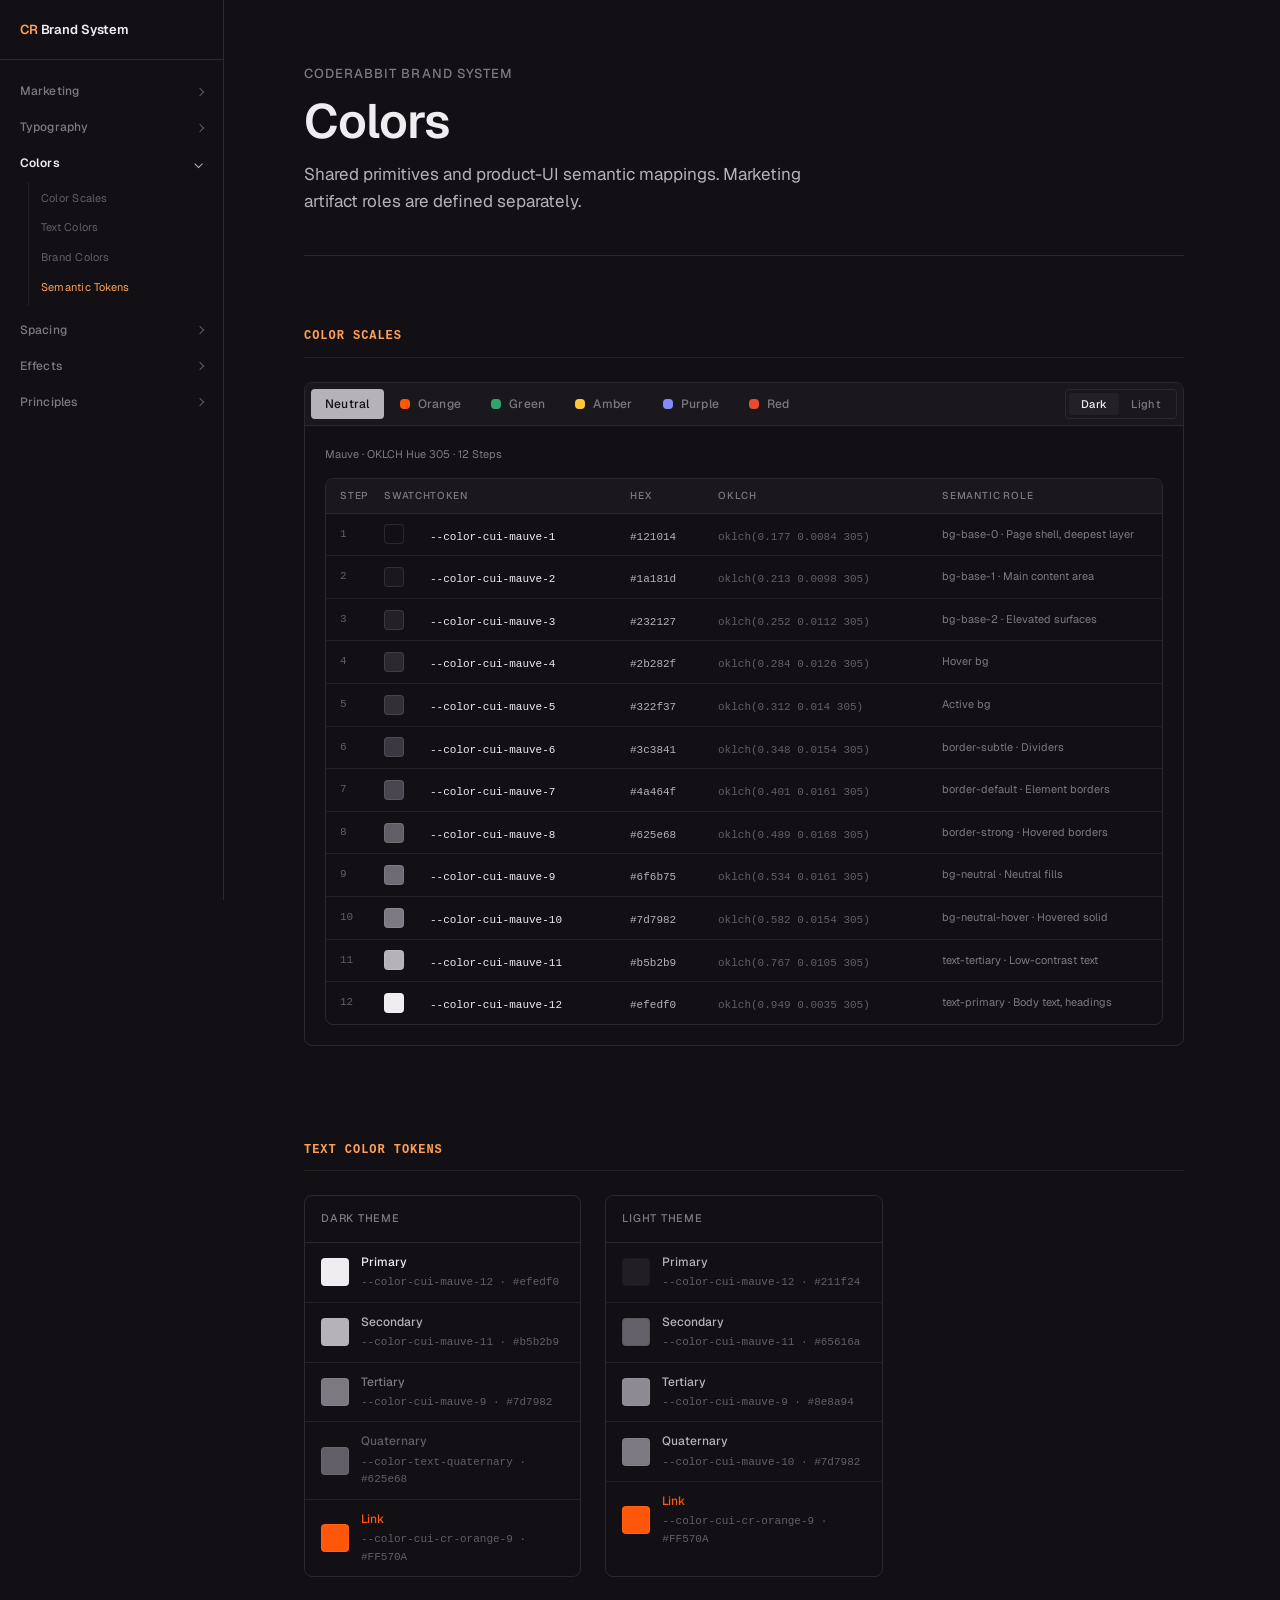
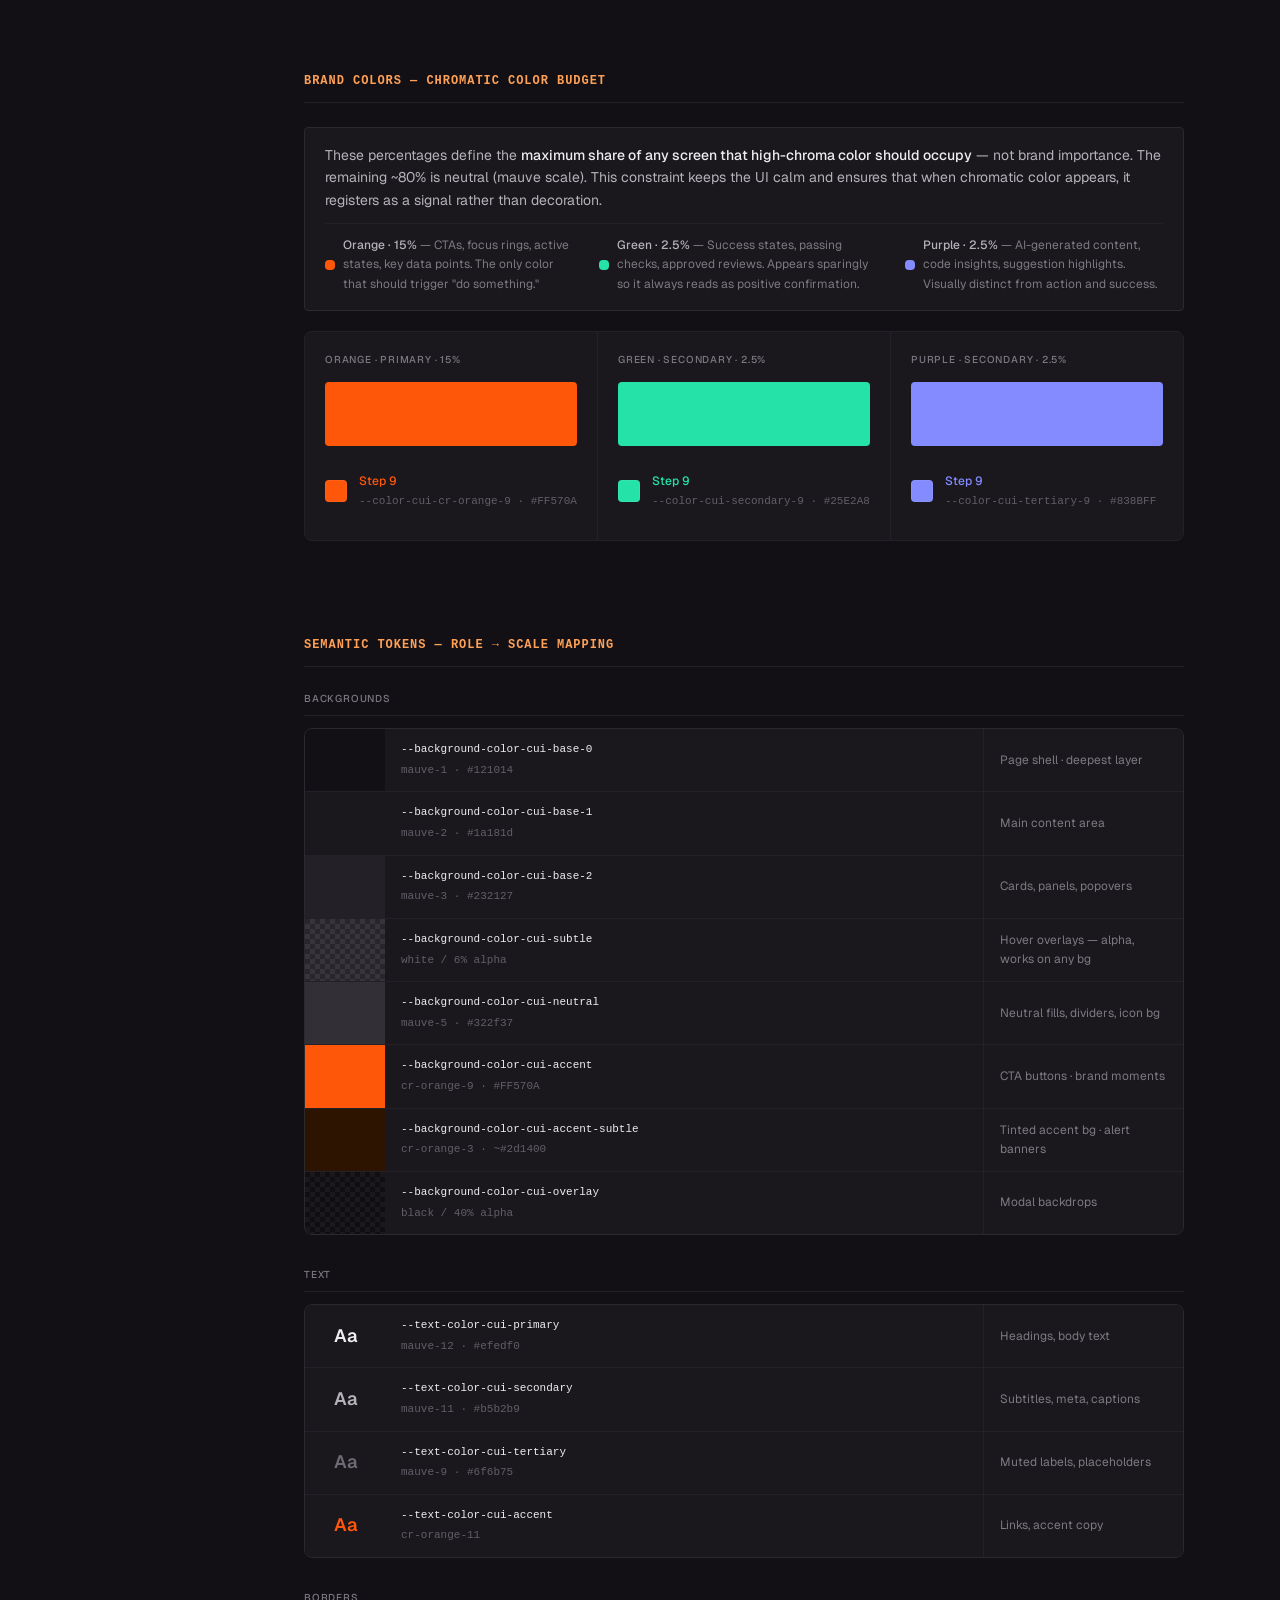
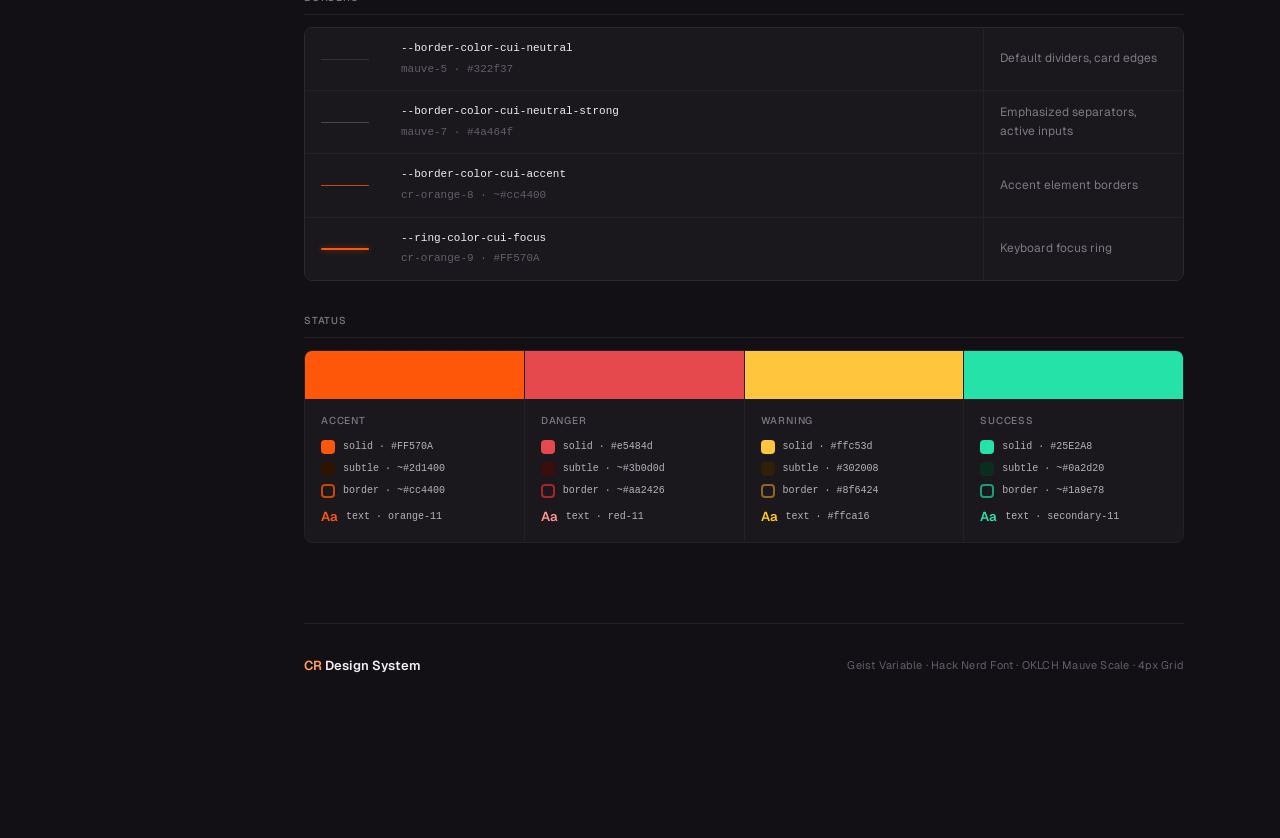
<file: colors.html>
<!DOCTYPE html>
<html lang="en" data-theme="dark">
<head>
<meta charset="UTF-8">
<meta name="viewport" content="width=device-width, initial-scale=1.0">
<title>Colors — CodeRabbit Brand System</title>
<link rel="preconnect" href="https://fonts.googleapis.com">
<link rel="preconnect" href="https://fonts.gstatic.com" crossorigin>
<link rel="stylesheet" href="https://fonts.googleapis.com/css2?family=Geist:wght@100..900&display=swap">
<link rel="stylesheet" href="styles.css?v=20260805-2">
</head>
<body>

<nav class="left-nav">
  <div class="left-nav-brand"><span>CR</span> Brand System</div>
  <div class="left-nav-pages">
    <a class="left-nav-page has-children" aria-expanded="false" href="marketing.html">Marketing</a>
    <a class="left-nav-page has-children" aria-expanded="false" href="typography.html">Typography</a>
    <a class="left-nav-page active has-children" href="colors.html" aria-current="page" aria-expanded="true">Colors</a>
    <div class="left-nav-sections">
      <a class="left-nav-section-link" href="#color-scales">Color Scales</a>
      <a class="left-nav-section-link" href="#text-colors">Text Colors</a>
      <a class="left-nav-section-link" href="#brand-colors">Brand Colors</a>
      <a class="left-nav-section-link" href="#semantic">Semantic Tokens</a>
    </div>
    <a class="left-nav-page has-children" aria-expanded="false" href="spacing.html">Spacing</a>
    <a class="left-nav-page has-children" aria-expanded="false" href="effects.html">Effects</a>
    <a class="left-nav-page has-children" aria-expanded="false" href="principles.html">Principles</a>
  </div>
</nav>


<main class="main-content">

<header class="page-header">
  <div class="overline">CodeRabbit Brand System</div>
  <h1 class="page-title">Colors</h1>
  <p class="page-subtitle">Shared primitives and product-UI semantic mappings. Marketing artifact roles are defined separately.</p>
</header>

<section class="section" id="color-scales">
  <div class="section-label">Color Scales</div>
<!-- Color Scales Tabbed Component -->
  <div style="border:1px solid var(--color-border);border-radius: var(--radius-cui-lg);overflow:hidden;">
    <!-- Tab bar -->
    <div style="display:flex;align-items:center;justify-content:space-between;padding:6px 6px 6px 6px;background:var(--color-bg-secondary);border-bottom:1px solid var(--color-border);">
    <div style="display:flex;align-items:center;gap:2px;overflow-x:auto;flex:1;">
    <button class="scale-tab" id="scale-tab-neutral" onclick="scaleTab('neutral')" style="display:flex;align-items:center;gap:8px;padding:7px 14px;border:none;border-radius: var(--radius-cui-sm);cursor:pointer;background:#b5b2b9;color:#121014;font-size:12px;font-weight:500;letter-spacing:0.02em;font-family:var(--font-regular);transition:background-color 0.15s,color 0.15s,scale 0.15s;white-space:nowrap;"><span style="width:10px;height:10px;border-radius: var(--radius-cui-sm);background:#b5b2b9;flex-shrink:0;display:none;"></span>Neutral</button>
    <button class="scale-tab" id="scale-tab-orange" onclick="scaleTab('orange')" style="display:flex;align-items:center;gap:8px;padding:7px 14px;border:none;border-radius: var(--radius-cui-sm);cursor:pointer;background:transparent;color:var(--color-text-tertiary);font-size:12px;font-weight:500;letter-spacing:0.02em;font-family:var(--font-regular);transition:background-color 0.15s,color 0.15s,scale 0.15s;white-space:nowrap;"><span style="width:10px;height:10px;border-radius: var(--radius-cui-sm);background:#ff570a;flex-shrink:0;display:inline-block;"></span>Orange</button>
    <button class="scale-tab" id="scale-tab-green" onclick="scaleTab('green')" style="display:flex;align-items:center;gap:8px;padding:7px 14px;border:none;border-radius: var(--radius-cui-sm);cursor:pointer;background:transparent;color:var(--color-text-tertiary);font-size:12px;font-weight:500;letter-spacing:0.02em;font-family:var(--font-regular);transition:background-color 0.15s,color 0.15s,scale 0.15s;white-space:nowrap;"><span style="width:10px;height:10px;border-radius: var(--radius-cui-sm);background:#30a46c;flex-shrink:0;display:inline-block;"></span>Green</button>
    <button class="scale-tab" id="scale-tab-amber" onclick="scaleTab('amber')" style="display:flex;align-items:center;gap:8px;padding:7px 14px;border:none;border-radius: var(--radius-cui-sm);cursor:pointer;background:transparent;color:var(--color-text-tertiary);font-size:12px;font-weight:500;letter-spacing:0.02em;font-family:var(--font-regular);transition:background-color 0.15s,color 0.15s,scale 0.15s;white-space:nowrap;"><span style="width:10px;height:10px;border-radius: var(--radius-cui-sm);background:#ffc53d;flex-shrink:0;display:inline-block;"></span>Amber</button>
    <button class="scale-tab" id="scale-tab-secondary" onclick="scaleTab('secondary')" style="display:flex;align-items:center;gap:8px;padding:7px 14px;border:none;border-radius: var(--radius-cui-sm);cursor:pointer;background:transparent;color:var(--color-text-tertiary);font-size:12px;font-weight:500;letter-spacing:0.02em;font-family:var(--font-regular);transition:background-color 0.15s,color 0.15s,scale 0.15s;white-space:nowrap;"><span style="width:10px;height:10px;border-radius: var(--radius-cui-sm);background:#838bff;flex-shrink:0;display:inline-block;"></span>Purple</button>
    <button class="scale-tab" id="scale-tab-red" onclick="scaleTab('red')" style="display:flex;align-items:center;gap:8px;padding:7px 14px;border:none;border-radius: var(--radius-cui-sm);cursor:pointer;background:transparent;color:var(--color-text-tertiary);font-size:12px;font-weight:500;letter-spacing:0.02em;font-family:var(--font-regular);transition:background-color 0.15s,color 0.15s,scale 0.15s;white-space:nowrap;"><span style="width:10px;height:10px;border-radius: var(--radius-cui-sm);background:#e54d2e;flex-shrink:0;display:inline-block;"></span>Red</button>
    </div>
    <div style="display:flex;align-items:center;gap:0;background:var(--color-bg-primary);border:1px solid var(--color-border);border-radius: var(--radius-cui-sm);padding:3px;flex-shrink:0;margin-left:12px;">
      <button id="scale-mode-dark-btn" onclick="scaleMode('dark')" style="font-size:11px;font-weight:500;padding:4px 12px;border:none;border-radius: var(--radius-cui-sm);cursor:pointer;background:var(--color-bg-tertiary);color:var(--color-text-primary);letter-spacing:0.03em;font-family:var(--font-regular);">Dark</button>
      <button id="scale-mode-light-btn" onclick="scaleMode('light')" style="font-size:11px;font-weight:500;padding:4px 12px;border:none;border-radius: var(--radius-cui-sm);cursor:pointer;background:transparent;color:var(--color-text-tertiary);letter-spacing:0.03em;font-family:var(--font-regular);">Light</button>
    </div>
    </div>
    <!-- Panels -->
    <div style="padding:20px;">

    <div id="scale-panel-neutral" style="display:none;">
      <div style="font-size:11px;color:var(--color-text-tertiary);margin-bottom:14px;">Mauve · OKLCH Hue 305 &middot; 12 Steps</div>
      <div id="sp-neutral-dark" style="border:1px solid var(--color-border);border-radius: var(--radius-cui-lg);overflow:hidden;"><table style="width:100%;border-collapse:collapse;table-layout:fixed;"><colgroup><col style="width:44px"><col style="width:46px"><col style="width:200px"><col style="width:88px"><col style="width:224px"><col></colgroup><thead><tr><th style="background:var(--color-bg-secondary);padding:9px 14px;text-align:left;font-size:10px;font-weight:500;letter-spacing:0.08em;text-transform:uppercase;color:var(--color-text-tertiary);border-bottom:1px solid var(--color-border);">Step</th><th style="background:var(--color-bg-secondary);padding:9px 14px;text-align:left;font-size:10px;font-weight:500;letter-spacing:0.08em;text-transform:uppercase;color:var(--color-text-tertiary);border-bottom:1px solid var(--color-border);">Swatch</th><th style="background:var(--color-bg-secondary);padding:9px 14px;text-align:left;font-size:10px;font-weight:500;letter-spacing:0.08em;text-transform:uppercase;color:var(--color-text-tertiary);border-bottom:1px solid var(--color-border);">Token</th><th style="background:var(--color-bg-secondary);padding:9px 14px;text-align:left;font-size:10px;font-weight:500;letter-spacing:0.08em;text-transform:uppercase;color:var(--color-text-tertiary);border-bottom:1px solid var(--color-border);">Hex</th><th style="background:var(--color-bg-secondary);padding:9px 14px;text-align:left;font-size:10px;font-weight:500;letter-spacing:0.08em;text-transform:uppercase;color:var(--color-text-tertiary);border-bottom:1px solid var(--color-border);">OKLCH</th><th style="background:var(--color-bg-secondary);padding:9px 14px;text-align:left;font-size:10px;font-weight:500;letter-spacing:0.08em;text-transform:uppercase;color:var(--color-text-tertiary);border-bottom:1px solid var(--color-border);">Semantic Role</th></tr></thead><tbody><tr style="transition:background 0.1s;" onmouseover="this.style.background='rgba(255,255,255,0.03)'" onmouseout="this.style.background='transparent'"><td style="padding:8px 14px;border-bottom:1px solid var(--color-border-subtle);font-family:var(--font-monospace);font-size:11px;color:var(--color-text-quaternary);">1</td><td style="padding:8px 14px;border-bottom:1px solid var(--color-border-subtle);"><div style="width:20px;height:20px;border-radius: var(--radius-cui-sm);background:#121014;border:1px solid rgba(255,255,255,0.1);flex-shrink:0;"></div></td><td style="padding:8px 14px;border-bottom:1px solid var(--color-border-subtle);"><span style="font-family:var(--font-monospace);font-size:11px;color:var(--color-text-primary);">--color-cui-mauve-1</span></td><td style="padding:8px 14px;border-bottom:1px solid var(--color-border-subtle);"><span style="font-family:var(--font-monospace);font-size:11px;color:var(--color-text-secondary);">#121014</span></td><td style="padding:8px 14px;border-bottom:1px solid var(--color-border-subtle);"><span style="font-family:var(--font-monospace);font-size:11px;color:var(--color-text-quaternary);">oklch(0.177 0.0084 305)</span></td><td style="padding:8px 14px;border-bottom:1px solid var(--color-border-subtle);font-size:11px;color:var(--color-text-tertiary);">bg-base-0 · Page shell, deepest layer</td></tr><tr style="transition:background 0.1s;" onmouseover="this.style.background='rgba(255,255,255,0.03)'" onmouseout="this.style.background='transparent'"><td style="padding:8px 14px;border-bottom:1px solid var(--color-border-subtle);font-family:var(--font-monospace);font-size:11px;color:var(--color-text-quaternary);">2</td><td style="padding:8px 14px;border-bottom:1px solid var(--color-border-subtle);"><div style="width:20px;height:20px;border-radius: var(--radius-cui-sm);background:#1a181d;border:1px solid rgba(255,255,255,0.1);flex-shrink:0;"></div></td><td style="padding:8px 14px;border-bottom:1px solid var(--color-border-subtle);"><span style="font-family:var(--font-monospace);font-size:11px;color:var(--color-text-primary);">--color-cui-mauve-2</span></td><td style="padding:8px 14px;border-bottom:1px solid var(--color-border-subtle);"><span style="font-family:var(--font-monospace);font-size:11px;color:var(--color-text-secondary);">#1a181d</span></td><td style="padding:8px 14px;border-bottom:1px solid var(--color-border-subtle);"><span style="font-family:var(--font-monospace);font-size:11px;color:var(--color-text-quaternary);">oklch(0.213 0.0098 305)</span></td><td style="padding:8px 14px;border-bottom:1px solid var(--color-border-subtle);font-size:11px;color:var(--color-text-tertiary);">bg-base-1 · Main content area</td></tr><tr style="transition:background 0.1s;" onmouseover="this.style.background='rgba(255,255,255,0.03)'" onmouseout="this.style.background='transparent'"><td style="padding:8px 14px;border-bottom:1px solid var(--color-border-subtle);font-family:var(--font-monospace);font-size:11px;color:var(--color-text-quaternary);">3</td><td style="padding:8px 14px;border-bottom:1px solid var(--color-border-subtle);"><div style="width:20px;height:20px;border-radius: var(--radius-cui-sm);background:#232127;border:1px solid rgba(255,255,255,0.1);flex-shrink:0;"></div></td><td style="padding:8px 14px;border-bottom:1px solid var(--color-border-subtle);"><span style="font-family:var(--font-monospace);font-size:11px;color:var(--color-text-primary);">--color-cui-mauve-3</span></td><td style="padding:8px 14px;border-bottom:1px solid var(--color-border-subtle);"><span style="font-family:var(--font-monospace);font-size:11px;color:var(--color-text-secondary);">#232127</span></td><td style="padding:8px 14px;border-bottom:1px solid var(--color-border-subtle);"><span style="font-family:var(--font-monospace);font-size:11px;color:var(--color-text-quaternary);">oklch(0.252 0.0112 305)</span></td><td style="padding:8px 14px;border-bottom:1px solid var(--color-border-subtle);font-size:11px;color:var(--color-text-tertiary);">bg-base-2 · Elevated surfaces</td></tr><tr style="transition:background 0.1s;" onmouseover="this.style.background='rgba(255,255,255,0.03)'" onmouseout="this.style.background='transparent'"><td style="padding:8px 14px;border-bottom:1px solid var(--color-border-subtle);font-family:var(--font-monospace);font-size:11px;color:var(--color-text-quaternary);">4</td><td style="padding:8px 14px;border-bottom:1px solid var(--color-border-subtle);"><div style="width:20px;height:20px;border-radius: var(--radius-cui-sm);background:#2b282f;border:1px solid rgba(255,255,255,0.1);flex-shrink:0;"></div></td><td style="padding:8px 14px;border-bottom:1px solid var(--color-border-subtle);"><span style="font-family:var(--font-monospace);font-size:11px;color:var(--color-text-primary);">--color-cui-mauve-4</span></td><td style="padding:8px 14px;border-bottom:1px solid var(--color-border-subtle);"><span style="font-family:var(--font-monospace);font-size:11px;color:var(--color-text-secondary);">#2b282f</span></td><td style="padding:8px 14px;border-bottom:1px solid var(--color-border-subtle);"><span style="font-family:var(--font-monospace);font-size:11px;color:var(--color-text-quaternary);">oklch(0.284 0.0126 305)</span></td><td style="padding:8px 14px;border-bottom:1px solid var(--color-border-subtle);font-size:11px;color:var(--color-text-tertiary);">Hover bg</td></tr><tr style="transition:background 0.1s;" onmouseover="this.style.background='rgba(255,255,255,0.03)'" onmouseout="this.style.background='transparent'"><td style="padding:8px 14px;border-bottom:1px solid var(--color-border-subtle);font-family:var(--font-monospace);font-size:11px;color:var(--color-text-quaternary);">5</td><td style="padding:8px 14px;border-bottom:1px solid var(--color-border-subtle);"><div style="width:20px;height:20px;border-radius: var(--radius-cui-sm);background:#322f37;border:1px solid rgba(255,255,255,0.1);flex-shrink:0;"></div></td><td style="padding:8px 14px;border-bottom:1px solid var(--color-border-subtle);"><span style="font-family:var(--font-monospace);font-size:11px;color:var(--color-text-primary);">--color-cui-mauve-5</span></td><td style="padding:8px 14px;border-bottom:1px solid var(--color-border-subtle);"><span style="font-family:var(--font-monospace);font-size:11px;color:var(--color-text-secondary);">#322f37</span></td><td style="padding:8px 14px;border-bottom:1px solid var(--color-border-subtle);"><span style="font-family:var(--font-monospace);font-size:11px;color:var(--color-text-quaternary);">oklch(0.312 0.014 305)</span></td><td style="padding:8px 14px;border-bottom:1px solid var(--color-border-subtle);font-size:11px;color:var(--color-text-tertiary);">Active bg</td></tr><tr style="transition:background 0.1s;" onmouseover="this.style.background='rgba(255,255,255,0.03)'" onmouseout="this.style.background='transparent'"><td style="padding:8px 14px;border-bottom:1px solid var(--color-border-subtle);font-family:var(--font-monospace);font-size:11px;color:var(--color-text-quaternary);">6</td><td style="padding:8px 14px;border-bottom:1px solid var(--color-border-subtle);"><div style="width:20px;height:20px;border-radius: var(--radius-cui-sm);background:#3c3841;border:1px solid rgba(255,255,255,0.1);flex-shrink:0;"></div></td><td style="padding:8px 14px;border-bottom:1px solid var(--color-border-subtle);"><span style="font-family:var(--font-monospace);font-size:11px;color:var(--color-text-primary);">--color-cui-mauve-6</span></td><td style="padding:8px 14px;border-bottom:1px solid var(--color-border-subtle);"><span style="font-family:var(--font-monospace);font-size:11px;color:var(--color-text-secondary);">#3c3841</span></td><td style="padding:8px 14px;border-bottom:1px solid var(--color-border-subtle);"><span style="font-family:var(--font-monospace);font-size:11px;color:var(--color-text-quaternary);">oklch(0.348 0.0154 305)</span></td><td style="padding:8px 14px;border-bottom:1px solid var(--color-border-subtle);font-size:11px;color:var(--color-text-tertiary);">border-subtle · Dividers</td></tr><tr style="transition:background 0.1s;" onmouseover="this.style.background='rgba(255,255,255,0.03)'" onmouseout="this.style.background='transparent'"><td style="padding:8px 14px;border-bottom:1px solid var(--color-border-subtle);font-family:var(--font-monospace);font-size:11px;color:var(--color-text-quaternary);">7</td><td style="padding:8px 14px;border-bottom:1px solid var(--color-border-subtle);"><div style="width:20px;height:20px;border-radius: var(--radius-cui-sm);background:#4a464f;border:1px solid rgba(255,255,255,0.1);flex-shrink:0;"></div></td><td style="padding:8px 14px;border-bottom:1px solid var(--color-border-subtle);"><span style="font-family:var(--font-monospace);font-size:11px;color:var(--color-text-primary);">--color-cui-mauve-7</span></td><td style="padding:8px 14px;border-bottom:1px solid var(--color-border-subtle);"><span style="font-family:var(--font-monospace);font-size:11px;color:var(--color-text-secondary);">#4a464f</span></td><td style="padding:8px 14px;border-bottom:1px solid var(--color-border-subtle);"><span style="font-family:var(--font-monospace);font-size:11px;color:var(--color-text-quaternary);">oklch(0.401 0.0161 305)</span></td><td style="padding:8px 14px;border-bottom:1px solid var(--color-border-subtle);font-size:11px;color:var(--color-text-tertiary);">border-default · Element borders</td></tr><tr style="transition:background 0.1s;" onmouseover="this.style.background='rgba(255,255,255,0.03)'" onmouseout="this.style.background='transparent'"><td style="padding:8px 14px;border-bottom:1px solid var(--color-border-subtle);font-family:var(--font-monospace);font-size:11px;color:var(--color-text-quaternary);">8</td><td style="padding:8px 14px;border-bottom:1px solid var(--color-border-subtle);"><div style="width:20px;height:20px;border-radius: var(--radius-cui-sm);background:#625e68;border:1px solid rgba(255,255,255,0.1);flex-shrink:0;"></div></td><td style="padding:8px 14px;border-bottom:1px solid var(--color-border-subtle);"><span style="font-family:var(--font-monospace);font-size:11px;color:var(--color-text-primary);">--color-cui-mauve-8</span></td><td style="padding:8px 14px;border-bottom:1px solid var(--color-border-subtle);"><span style="font-family:var(--font-monospace);font-size:11px;color:var(--color-text-secondary);">#625e68</span></td><td style="padding:8px 14px;border-bottom:1px solid var(--color-border-subtle);"><span style="font-family:var(--font-monospace);font-size:11px;color:var(--color-text-quaternary);">oklch(0.489 0.0168 305)</span></td><td style="padding:8px 14px;border-bottom:1px solid var(--color-border-subtle);font-size:11px;color:var(--color-text-tertiary);">border-strong · Hovered borders</td></tr><tr style="transition:background 0.1s;" onmouseover="this.style.background='rgba(255,255,255,0.03)'" onmouseout="this.style.background='transparent'"><td style="padding:8px 14px;border-bottom:1px solid var(--color-border-subtle);font-family:var(--font-monospace);font-size:11px;color:var(--color-text-quaternary);">9</td><td style="padding:8px 14px;border-bottom:1px solid var(--color-border-subtle);"><div style="width:20px;height:20px;border-radius: var(--radius-cui-sm);background:#6f6b75;border:1px solid rgba(255,255,255,0.1);flex-shrink:0;"></div></td><td style="padding:8px 14px;border-bottom:1px solid var(--color-border-subtle);"><span style="font-family:var(--font-monospace);font-size:11px;color:var(--color-text-primary);">--color-cui-mauve-9</span></td><td style="padding:8px 14px;border-bottom:1px solid var(--color-border-subtle);"><span style="font-family:var(--font-monospace);font-size:11px;color:var(--color-text-secondary);">#6f6b75</span></td><td style="padding:8px 14px;border-bottom:1px solid var(--color-border-subtle);"><span style="font-family:var(--font-monospace);font-size:11px;color:var(--color-text-quaternary);">oklch(0.534 0.0161 305)</span></td><td style="padding:8px 14px;border-bottom:1px solid var(--color-border-subtle);font-size:11px;color:var(--color-text-tertiary);">bg-neutral · Neutral fills</td></tr><tr style="transition:background 0.1s;" onmouseover="this.style.background='rgba(255,255,255,0.03)'" onmouseout="this.style.background='transparent'"><td style="padding:8px 14px;border-bottom:1px solid var(--color-border-subtle);font-family:var(--font-monospace);font-size:11px;color:var(--color-text-quaternary);">10</td><td style="padding:8px 14px;border-bottom:1px solid var(--color-border-subtle);"><div style="width:20px;height:20px;border-radius: var(--radius-cui-sm);background:#7d7982;border:1px solid rgba(255,255,255,0.1);flex-shrink:0;"></div></td><td style="padding:8px 14px;border-bottom:1px solid var(--color-border-subtle);"><span style="font-family:var(--font-monospace);font-size:11px;color:var(--color-text-primary);">--color-cui-mauve-10</span></td><td style="padding:8px 14px;border-bottom:1px solid var(--color-border-subtle);"><span style="font-family:var(--font-monospace);font-size:11px;color:var(--color-text-secondary);">#7d7982</span></td><td style="padding:8px 14px;border-bottom:1px solid var(--color-border-subtle);"><span style="font-family:var(--font-monospace);font-size:11px;color:var(--color-text-quaternary);">oklch(0.582 0.0154 305)</span></td><td style="padding:8px 14px;border-bottom:1px solid var(--color-border-subtle);font-size:11px;color:var(--color-text-tertiary);">bg-neutral-hover · Hovered solid</td></tr><tr style="transition:background 0.1s;" onmouseover="this.style.background='rgba(255,255,255,0.03)'" onmouseout="this.style.background='transparent'"><td style="padding:8px 14px;border-bottom:1px solid var(--color-border-subtle);font-family:var(--font-monospace);font-size:11px;color:var(--color-text-quaternary);">11</td><td style="padding:8px 14px;border-bottom:1px solid var(--color-border-subtle);"><div style="width:20px;height:20px;border-radius: var(--radius-cui-sm);background:#b5b2b9;border:1px solid rgba(255,255,255,0.1);flex-shrink:0;"></div></td><td style="padding:8px 14px;border-bottom:1px solid var(--color-border-subtle);"><span style="font-family:var(--font-monospace);font-size:11px;color:var(--color-text-primary);">--color-cui-mauve-11</span></td><td style="padding:8px 14px;border-bottom:1px solid var(--color-border-subtle);"><span style="font-family:var(--font-monospace);font-size:11px;color:var(--color-text-secondary);">#b5b2b9</span></td><td style="padding:8px 14px;border-bottom:1px solid var(--color-border-subtle);"><span style="font-family:var(--font-monospace);font-size:11px;color:var(--color-text-quaternary);">oklch(0.767 0.0105 305)</span></td><td style="padding:8px 14px;border-bottom:1px solid var(--color-border-subtle);font-size:11px;color:var(--color-text-tertiary);">text-tertiary · Low-contrast text</td></tr><tr style="transition:background 0.1s;" onmouseover="this.style.background='rgba(255,255,255,0.03)'" onmouseout="this.style.background='transparent'"><td style="padding:8px 14px;font-family:var(--font-monospace);font-size:11px;color:var(--color-text-quaternary);">12</td><td style="padding:8px 14px;"><div style="width:20px;height:20px;border-radius: var(--radius-cui-sm);background:#efedf0;border:1px solid rgba(255,255,255,0.1);flex-shrink:0;"></div></td><td style="padding:8px 14px;"><span style="font-family:var(--font-monospace);font-size:11px;color:var(--color-text-primary);">--color-cui-mauve-12</span></td><td style="padding:8px 14px;"><span style="font-family:var(--font-monospace);font-size:11px;color:var(--color-text-secondary);">#efedf0</span></td><td style="padding:8px 14px;"><span style="font-family:var(--font-monospace);font-size:11px;color:var(--color-text-quaternary);">oklch(0.949 0.0035 305)</span></td><td style="padding:8px 14px;font-size:11px;color:var(--color-text-tertiary);">text-primary · Body text, headings</td></tr></tbody></table></div>
      <div id="sp-neutral-light" style="display:none;border:1px solid #d0ccd5;border-radius: var(--radius-cui-lg);overflow:hidden;background:#f7f5f8;"><table style="width:100%;border-collapse:collapse;table-layout:fixed;"><colgroup><col style="width:44px"><col style="width:46px"><col style="width:200px"><col style="width:88px"><col style="width:224px"><col></colgroup><thead><tr><th style="background:#f7f5f8;padding:9px 14px;text-align:left;font-size:10px;font-weight:500;letter-spacing:0.08em;text-transform:uppercase;color:#65616a;border-bottom:1px solid #d0ccd5;">Step</th><th style="background:#f7f5f8;padding:9px 14px;text-align:left;font-size:10px;font-weight:500;letter-spacing:0.08em;text-transform:uppercase;color:#65616a;border-bottom:1px solid #d0ccd5;">Swatch</th><th style="background:#f7f5f8;padding:9px 14px;text-align:left;font-size:10px;font-weight:500;letter-spacing:0.08em;text-transform:uppercase;color:#65616a;border-bottom:1px solid #d0ccd5;">Token</th><th style="background:#f7f5f8;padding:9px 14px;text-align:left;font-size:10px;font-weight:500;letter-spacing:0.08em;text-transform:uppercase;color:#65616a;border-bottom:1px solid #d0ccd5;">Hex</th><th style="background:#f7f5f8;padding:9px 14px;text-align:left;font-size:10px;font-weight:500;letter-spacing:0.08em;text-transform:uppercase;color:#65616a;border-bottom:1px solid #d0ccd5;">OKLCH</th><th style="background:#f7f5f8;padding:9px 14px;text-align:left;font-size:10px;font-weight:500;letter-spacing:0.08em;text-transform:uppercase;color:#65616a;border-bottom:1px solid #d0ccd5;">Semantic Role</th></tr></thead><tbody><tr style="transition:background 0.1s;" onmouseover="this.style.background='rgba(0,0,0,0.02)'" onmouseout="this.style.background='transparent'"><td style="padding:8px 14px;border-bottom:1px solid #d0ccd5;font-family:var(--font-monospace);font-size:11px;color:#65616a;">1</td><td style="padding:8px 14px;border-bottom:1px solid #d0ccd5;"><div style="width:20px;height:20px;border-radius: var(--radius-cui-sm);background:#fdfdfe;border:1px solid #d0ccd5;flex-shrink:0;"></div></td><td style="padding:8px 14px;border-bottom:1px solid #d0ccd5;"><span style="font-family:var(--font-monospace);font-size:11px;color:#211f24;">--color-cui-mauve-1</span></td><td style="padding:8px 14px;border-bottom:1px solid #d0ccd5;"><span style="font-family:var(--font-monospace);font-size:11px;color:#211f24;">#fdfdfe</span></td><td style="padding:8px 14px;border-bottom:1px solid #d0ccd5;"><span style="font-family:var(--font-monospace);font-size:11px;color:#65616a;">oklch(0.994 0.002 305)</span></td><td style="padding:8px 14px;border-bottom:1px solid #d0ccd5;font-size:11px;color:#65616a;">bg-base-0 · Page shell, deepest layer</td></tr><tr style="transition:background 0.1s;" onmouseover="this.style.background='rgba(0,0,0,0.02)'" onmouseout="this.style.background='transparent'"><td style="padding:8px 14px;border-bottom:1px solid #d0ccd5;font-family:var(--font-monospace);font-size:11px;color:#65616a;">2</td><td style="padding:8px 14px;border-bottom:1px solid #d0ccd5;"><div style="width:20px;height:20px;border-radius: var(--radius-cui-sm);background:#faf8fb;border:1px solid #d0ccd5;flex-shrink:0;"></div></td><td style="padding:8px 14px;border-bottom:1px solid #d0ccd5;"><span style="font-family:var(--font-monospace);font-size:11px;color:#211f24;">--color-cui-mauve-2</span></td><td style="padding:8px 14px;border-bottom:1px solid #d0ccd5;"><span style="font-family:var(--font-monospace);font-size:11px;color:#211f24;">#faf8fb</span></td><td style="padding:8px 14px;border-bottom:1px solid #d0ccd5;"><span style="font-family:var(--font-monospace);font-size:11px;color:#65616a;">oklch(0.982 0.0035 305)</span></td><td style="padding:8px 14px;border-bottom:1px solid #d0ccd5;font-size:11px;color:#65616a;">bg-base-1 · Main content area</td></tr><tr style="transition:background 0.1s;" onmouseover="this.style.background='rgba(0,0,0,0.02)'" onmouseout="this.style.background='transparent'"><td style="padding:8px 14px;border-bottom:1px solid #d0ccd5;font-family:var(--font-monospace);font-size:11px;color:#65616a;">3</td><td style="padding:8px 14px;border-bottom:1px solid #d0ccd5;"><div style="width:20px;height:20px;border-radius: var(--radius-cui-sm);background:#f1eff3;border:1px solid #d0ccd5;flex-shrink:0;"></div></td><td style="padding:8px 14px;border-bottom:1px solid #d0ccd5;"><span style="font-family:var(--font-monospace);font-size:11px;color:#211f24;">--color-cui-mauve-3</span></td><td style="padding:8px 14px;border-bottom:1px solid #d0ccd5;"><span style="font-family:var(--font-monospace);font-size:11px;color:#211f24;">#f1eff3</span></td><td style="padding:8px 14px;border-bottom:1px solid #d0ccd5;"><span style="font-family:var(--font-monospace);font-size:11px;color:#65616a;">oklch(0.956 0.0056 305)</span></td><td style="padding:8px 14px;border-bottom:1px solid #d0ccd5;font-size:11px;color:#65616a;">bg-base-2 · Elevated surfaces</td></tr><tr style="transition:background 0.1s;" onmouseover="this.style.background='rgba(0,0,0,0.02)'" onmouseout="this.style.background='transparent'"><td style="padding:8px 14px;border-bottom:1px solid #d0ccd5;font-family:var(--font-monospace);font-size:11px;color:#65616a;">4</td><td style="padding:8px 14px;border-bottom:1px solid #d0ccd5;"><div style="width:20px;height:20px;border-radius: var(--radius-cui-sm);background:#e9e7ed;border:1px solid #d0ccd5;flex-shrink:0;"></div></td><td style="padding:8px 14px;border-bottom:1px solid #d0ccd5;"><span style="font-family:var(--font-monospace);font-size:11px;color:#211f24;">--color-cui-mauve-4</span></td><td style="padding:8px 14px;border-bottom:1px solid #d0ccd5;"><span style="font-family:var(--font-monospace);font-size:11px;color:#211f24;">#e9e7ed</span></td><td style="padding:8px 14px;border-bottom:1px solid #d0ccd5;"><span style="font-family:var(--font-monospace);font-size:11px;color:#65616a;">oklch(0.931 0.0084 305)</span></td><td style="padding:8px 14px;border-bottom:1px solid #d0ccd5;font-size:11px;color:#65616a;">Hover bg</td></tr><tr style="transition:background 0.1s;" onmouseover="this.style.background='rgba(0,0,0,0.02)'" onmouseout="this.style.background='transparent'"><td style="padding:8px 14px;border-bottom:1px solid #d0ccd5;font-family:var(--font-monospace);font-size:11px;color:#65616a;">5</td><td style="padding:8px 14px;border-bottom:1px solid #d0ccd5;"><div style="width:20px;height:20px;border-radius: var(--radius-cui-sm);background:#e3e0e7;border:1px solid #d0ccd5;flex-shrink:0;"></div></td><td style="padding:8px 14px;border-bottom:1px solid #d0ccd5;"><span style="font-family:var(--font-monospace);font-size:11px;color:#211f24;">--color-cui-mauve-5</span></td><td style="padding:8px 14px;border-bottom:1px solid #d0ccd5;"><span style="font-family:var(--font-monospace);font-size:11px;color:#211f24;">#e3e0e7</span></td><td style="padding:8px 14px;border-bottom:1px solid #d0ccd5;"><span style="font-family:var(--font-monospace);font-size:11px;color:#65616a;">oklch(0.91 0.0098 305)</span></td><td style="padding:8px 14px;border-bottom:1px solid #d0ccd5;font-size:11px;color:#65616a;">Active bg</td></tr><tr style="transition:background 0.1s;" onmouseover="this.style.background='rgba(0,0,0,0.02)'" onmouseout="this.style.background='transparent'"><td style="padding:8px 14px;border-bottom:1px solid #d0ccd5;font-family:var(--font-monospace);font-size:11px;color:#65616a;">6</td><td style="padding:8px 14px;border-bottom:1px solid #d0ccd5;"><div style="width:20px;height:20px;border-radius: var(--radius-cui-sm);background:#d0ccd5;border:1px solid #d0ccd5;flex-shrink:0;"></div></td><td style="padding:8px 14px;border-bottom:1px solid #d0ccd5;"><span style="font-family:var(--font-monospace);font-size:11px;color:#211f24;">--color-cui-mauve-6</span></td><td style="padding:8px 14px;border-bottom:1px solid #d0ccd5;"><span style="font-family:var(--font-monospace);font-size:11px;color:#211f24;">#d0ccd5</span></td><td style="padding:8px 14px;border-bottom:1px solid #d0ccd5;"><span style="font-family:var(--font-monospace);font-size:11px;color:#65616a;">oklch(0.885 0.0112 305)</span></td><td style="padding:8px 14px;border-bottom:1px solid #d0ccd5;font-size:11px;color:#65616a;">border-subtle · Dividers</td></tr><tr style="transition:background 0.1s;" onmouseover="this.style.background='rgba(0,0,0,0.02)'" onmouseout="this.style.background='transparent'"><td style="padding:8px 14px;border-bottom:1px solid #d0ccd5;font-family:var(--font-monospace);font-size:11px;color:#65616a;">7</td><td style="padding:8px 14px;border-bottom:1px solid #d0ccd5;"><div style="width:20px;height:20px;border-radius: var(--radius-cui-sm);background:#bdb9c2;border:1px solid #d0ccd5;flex-shrink:0;"></div></td><td style="padding:8px 14px;border-bottom:1px solid #d0ccd5;"><span style="font-family:var(--font-monospace);font-size:11px;color:#211f24;">--color-cui-mauve-7</span></td><td style="padding:8px 14px;border-bottom:1px solid #d0ccd5;"><span style="font-family:var(--font-monospace);font-size:11px;color:#211f24;">#bdb9c2</span></td><td style="padding:8px 14px;border-bottom:1px solid #d0ccd5;"><span style="font-family:var(--font-monospace);font-size:11px;color:#65616a;">oklch(0.851 0.0126 305)</span></td><td style="padding:8px 14px;border-bottom:1px solid #d0ccd5;font-size:11px;color:#65616a;">border-default · Element borders</td></tr><tr style="transition:background 0.1s;" onmouseover="this.style.background='rgba(0,0,0,0.02)'" onmouseout="this.style.background='transparent'"><td style="padding:8px 14px;border-bottom:1px solid #d0ccd5;font-family:var(--font-monospace);font-size:11px;color:#65616a;">8</td><td style="padding:8px 14px;border-bottom:1px solid #d0ccd5;"><div style="width:20px;height:20px;border-radius: var(--radius-cui-sm);background:#8e8a94;border:1px solid #d0ccd5;flex-shrink:0;"></div></td><td style="padding:8px 14px;border-bottom:1px solid #d0ccd5;"><span style="font-family:var(--font-monospace);font-size:11px;color:#211f24;">--color-cui-mauve-8</span></td><td style="padding:8px 14px;border-bottom:1px solid #d0ccd5;"><span style="font-family:var(--font-monospace);font-size:11px;color:#211f24;">#8e8a94</span></td><td style="padding:8px 14px;border-bottom:1px solid #d0ccd5;"><span style="font-family:var(--font-monospace);font-size:11px;color:#65616a;">oklch(0.791 0.014 305)</span></td><td style="padding:8px 14px;border-bottom:1px solid #d0ccd5;font-size:11px;color:#65616a;">border-strong · Hovered borders</td></tr><tr style="transition:background 0.1s;" onmouseover="this.style.background='rgba(0,0,0,0.02)'" onmouseout="this.style.background='transparent'"><td style="padding:8px 14px;border-bottom:1px solid #d0ccd5;font-family:var(--font-monospace);font-size:11px;color:#65616a;">9</td><td style="padding:8px 14px;border-bottom:1px solid #d0ccd5;"><div style="width:20px;height:20px;border-radius: var(--radius-cui-sm);background:#847f8a;border:1px solid #d0ccd5;flex-shrink:0;"></div></td><td style="padding:8px 14px;border-bottom:1px solid #d0ccd5;"><span style="font-family:var(--font-monospace);font-size:11px;color:#211f24;">--color-cui-mauve-9</span></td><td style="padding:8px 14px;border-bottom:1px solid #d0ccd5;"><span style="font-family:var(--font-monospace);font-size:11px;color:#211f24;">#847f8a</span></td><td style="padding:8px 14px;border-bottom:1px solid #d0ccd5;"><span style="font-family:var(--font-monospace);font-size:11px;color:#65616a;">oklch(0.641 0.0154 305)</span></td><td style="padding:8px 14px;border-bottom:1px solid #d0ccd5;font-size:11px;color:#65616a;">bg-neutral · Neutral fills</td></tr><tr style="transition:background 0.1s;" onmouseover="this.style.background='rgba(0,0,0,0.02)'" onmouseout="this.style.background='transparent'"><td style="padding:8px 14px;border-bottom:1px solid #d0ccd5;font-family:var(--font-monospace);font-size:11px;color:#65616a;">10</td><td style="padding:8px 14px;border-bottom:1px solid #d0ccd5;"><div style="width:20px;height:20px;border-radius: var(--radius-cui-sm);background:#7d7982;border:1px solid #d0ccd5;flex-shrink:0;"></div></td><td style="padding:8px 14px;border-bottom:1px solid #d0ccd5;"><span style="font-family:var(--font-monospace);font-size:11px;color:#211f24;">--color-cui-mauve-10</span></td><td style="padding:8px 14px;border-bottom:1px solid #d0ccd5;"><span style="font-family:var(--font-monospace);font-size:11px;color:#211f24;">#7d7982</span></td><td style="padding:8px 14px;border-bottom:1px solid #d0ccd5;"><span style="font-family:var(--font-monospace);font-size:11px;color:#65616a;">oklch(0.605 0.0161 305)</span></td><td style="padding:8px 14px;border-bottom:1px solid #d0ccd5;font-size:11px;color:#65616a;">bg-neutral-hover · Hovered solid</td></tr><tr style="transition:background 0.1s;" onmouseover="this.style.background='rgba(0,0,0,0.02)'" onmouseout="this.style.background='transparent'"><td style="padding:8px 14px;border-bottom:1px solid #d0ccd5;font-family:var(--font-monospace);font-size:11px;color:#65616a;">11</td><td style="padding:8px 14px;border-bottom:1px solid #d0ccd5;"><div style="width:20px;height:20px;border-radius: var(--radius-cui-sm);background:#65616a;border:1px solid #d0ccd5;flex-shrink:0;"></div></td><td style="padding:8px 14px;border-bottom:1px solid #d0ccd5;"><span style="font-family:var(--font-monospace);font-size:11px;color:#211f24;">--color-cui-mauve-11</span></td><td style="padding:8px 14px;border-bottom:1px solid #d0ccd5;"><span style="font-family:var(--font-monospace);font-size:11px;color:#211f24;">#65616a</span></td><td style="padding:8px 14px;border-bottom:1px solid #d0ccd5;"><span style="font-family:var(--font-monospace);font-size:11px;color:#65616a;">oklch(0.498 0.0154 305)</span></td><td style="padding:8px 14px;border-bottom:1px solid #d0ccd5;font-size:11px;color:#65616a;">text-tertiary · Low-contrast text</td></tr><tr style="transition:background 0.1s;" onmouseover="this.style.background='rgba(0,0,0,0.02)'" onmouseout="this.style.background='transparent'"><td style="padding:8px 14px;font-family:var(--font-monospace);font-size:11px;color:#65616a;">12</td><td style="padding:8px 14px;"><div style="width:20px;height:20px;border-radius: var(--radius-cui-sm);background:#211f24;border:1px solid #d0ccd5;flex-shrink:0;"></div></td><td style="padding:8px 14px;"><span style="font-family:var(--font-monospace);font-size:11px;color:#211f24;">--color-cui-mauve-12</span></td><td style="padding:8px 14px;"><span style="font-family:var(--font-monospace);font-size:11px;color:#211f24;">#211f24</span></td><td style="padding:8px 14px;"><span style="font-family:var(--font-monospace);font-size:11px;color:#65616a;">oklch(0.243 0.0098 305)</span></td><td style="padding:8px 14px;font-size:11px;color:#65616a;">text-primary · Body text, headings</td></tr></tbody></table></div>
    </div>
    <div id="scale-panel-orange" style="display:none;">
      <div style="font-size:11px;color:var(--color-text-tertiary);margin-bottom:14px;">CodeRabbit Brand &middot; 12 Steps</div>
      <div id="sp-orange-dark" style="border:1px solid var(--color-border);border-radius: var(--radius-cui-lg);overflow:hidden;"><table style="width:100%;border-collapse:collapse;table-layout:fixed;"><colgroup><col style="width:44px"><col style="width:46px"><col style="width:200px"><col style="width:88px"><col style="width:224px"><col></colgroup><thead><tr><th style="background:var(--color-bg-secondary);padding:9px 14px;text-align:left;font-size:10px;font-weight:500;letter-spacing:0.08em;text-transform:uppercase;color:var(--color-text-tertiary);border-bottom:1px solid var(--color-border);">Step</th><th style="background:var(--color-bg-secondary);padding:9px 14px;text-align:left;font-size:10px;font-weight:500;letter-spacing:0.08em;text-transform:uppercase;color:var(--color-text-tertiary);border-bottom:1px solid var(--color-border);">Swatch</th><th style="background:var(--color-bg-secondary);padding:9px 14px;text-align:left;font-size:10px;font-weight:500;letter-spacing:0.08em;text-transform:uppercase;color:var(--color-text-tertiary);border-bottom:1px solid var(--color-border);">Token</th><th style="background:var(--color-bg-secondary);padding:9px 14px;text-align:left;font-size:10px;font-weight:500;letter-spacing:0.08em;text-transform:uppercase;color:var(--color-text-tertiary);border-bottom:1px solid var(--color-border);">Hex</th><th style="background:var(--color-bg-secondary);padding:9px 14px;text-align:left;font-size:10px;font-weight:500;letter-spacing:0.08em;text-transform:uppercase;color:var(--color-text-tertiary);border-bottom:1px solid var(--color-border);">OKLCH</th><th style="background:var(--color-bg-secondary);padding:9px 14px;text-align:left;font-size:10px;font-weight:500;letter-spacing:0.08em;text-transform:uppercase;color:var(--color-text-tertiary);border-bottom:1px solid var(--color-border);">Semantic Role</th></tr></thead><tbody><tr style="transition:background 0.1s;" onmouseover="this.style.background='rgba(255,255,255,0.03)'" onmouseout="this.style.background='transparent'"><td style="padding:8px 14px;border-bottom:1px solid var(--color-border-subtle);font-family:var(--font-monospace);font-size:11px;color:var(--color-text-quaternary);">1</td><td style="padding:8px 14px;border-bottom:1px solid var(--color-border-subtle);"><div style="width:20px;height:20px;border-radius: var(--radius-cui-sm);background:#17120e;border:1px solid rgba(255,255,255,0.1);flex-shrink:0;"></div></td><td style="padding:8px 14px;border-bottom:1px solid var(--color-border-subtle);"><span style="font-family:var(--font-monospace);font-size:11px;color:var(--color-text-primary);">--color-cui-cr-orange-1</span></td><td style="padding:8px 14px;border-bottom:1px solid var(--color-border-subtle);"><span style="font-family:var(--font-monospace);font-size:11px;color:var(--color-text-secondary);">#17120e</span></td><td style="padding:8px 14px;border-bottom:1px solid var(--color-border-subtle);"><span style="font-family:var(--font-monospace);font-size:11px;color:var(--color-text-quaternary);">oklch(0.187 0.0162 32.8)</span></td><td style="padding:8px 14px;border-bottom:1px solid var(--color-border-subtle);font-size:11px;color:var(--color-text-tertiary);">App bg</td></tr><tr style="transition:background 0.1s;" onmouseover="this.style.background='rgba(255,255,255,0.03)'" onmouseout="this.style.background='transparent'"><td style="padding:8px 14px;border-bottom:1px solid var(--color-border-subtle);font-family:var(--font-monospace);font-size:11px;color:var(--color-text-quaternary);">2</td><td style="padding:8px 14px;border-bottom:1px solid var(--color-border-subtle);"><div style="width:20px;height:20px;border-radius: var(--radius-cui-sm);background:#1e150f;border:1px solid rgba(255,255,255,0.1);flex-shrink:0;"></div></td><td style="padding:8px 14px;border-bottom:1px solid var(--color-border-subtle);"><span style="font-family:var(--font-monospace);font-size:11px;color:var(--color-text-primary);">--color-cui-cr-orange-2</span></td><td style="padding:8px 14px;border-bottom:1px solid var(--color-border-subtle);"><span style="font-family:var(--font-monospace);font-size:11px;color:var(--color-text-secondary);">#1e150f</span></td><td style="padding:8px 14px;border-bottom:1px solid var(--color-border-subtle);"><span style="font-family:var(--font-monospace);font-size:11px;color:var(--color-text-quaternary);">oklch(0.206 0.0235 31.1)</span></td><td style="padding:8px 14px;border-bottom:1px solid var(--color-border-subtle);font-size:11px;color:var(--color-text-tertiary);">Subtle bg</td></tr><tr style="transition:background 0.1s;" onmouseover="this.style.background='rgba(255,255,255,0.03)'" onmouseout="this.style.background='transparent'"><td style="padding:8px 14px;border-bottom:1px solid var(--color-border-subtle);font-family:var(--font-monospace);font-size:11px;color:var(--color-text-quaternary);">3</td><td style="padding:8px 14px;border-bottom:1px solid var(--color-border-subtle);"><div style="width:20px;height:20px;border-radius: var(--radius-cui-sm);background:#331e0b;border:1px solid rgba(255,255,255,0.1);flex-shrink:0;"></div></td><td style="padding:8px 14px;border-bottom:1px solid var(--color-border-subtle);"><span style="font-family:var(--font-monospace);font-size:11px;color:var(--color-text-primary);">--color-cui-cr-orange-3</span></td><td style="padding:8px 14px;border-bottom:1px solid var(--color-border-subtle);"><span style="font-family:var(--font-monospace);font-size:11px;color:var(--color-text-secondary);">#331e0b</span></td><td style="padding:8px 14px;border-bottom:1px solid var(--color-border-subtle);"><span style="font-family:var(--font-monospace);font-size:11px;color:var(--color-text-quaternary);">oklch(0.258 0.0469 33.7)</span></td><td style="padding:8px 14px;border-bottom:1px solid var(--color-border-subtle);font-size:11px;color:var(--color-text-tertiary);">Component bg</td></tr><tr style="transition:background 0.1s;" onmouseover="this.style.background='rgba(255,255,255,0.03)'" onmouseout="this.style.background='transparent'"><td style="padding:8px 14px;border-bottom:1px solid var(--color-border-subtle);font-family:var(--font-monospace);font-size:11px;color:var(--color-text-quaternary);">4</td><td style="padding:8px 14px;border-bottom:1px solid var(--color-border-subtle);"><div style="width:20px;height:20px;border-radius: var(--radius-cui-sm);background:#462100;border:1px solid rgba(255,255,255,0.1);flex-shrink:0;"></div></td><td style="padding:8px 14px;border-bottom:1px solid var(--color-border-subtle);"><span style="font-family:var(--font-monospace);font-size:11px;color:var(--color-text-primary);">--color-cui-cr-orange-4</span></td><td style="padding:8px 14px;border-bottom:1px solid var(--color-border-subtle);"><span style="font-family:var(--font-monospace);font-size:11px;color:var(--color-text-secondary);">#462100</span></td><td style="padding:8px 14px;border-bottom:1px solid var(--color-border-subtle);"><span style="font-family:var(--font-monospace);font-size:11px;color:var(--color-text-quaternary);">oklch(0.294 0.0710 31.4)</span></td><td style="padding:8px 14px;border-bottom:1px solid var(--color-border-subtle);font-size:11px;color:var(--color-text-tertiary);">Hover bg</td></tr><tr style="transition:background 0.1s;" onmouseover="this.style.background='rgba(255,255,255,0.03)'" onmouseout="this.style.background='transparent'"><td style="padding:8px 14px;border-bottom:1px solid var(--color-border-subtle);font-family:var(--font-monospace);font-size:11px;color:var(--color-text-quaternary);">5</td><td style="padding:8px 14px;border-bottom:1px solid var(--color-border-subtle);"><div style="width:20px;height:20px;border-radius: var(--radius-cui-sm);background:#562800;border:1px solid rgba(255,255,255,0.1);flex-shrink:0;"></div></td><td style="padding:8px 14px;border-bottom:1px solid var(--color-border-subtle);"><span style="font-family:var(--font-monospace);font-size:11px;color:var(--color-text-primary);">--color-cui-cr-orange-5</span></td><td style="padding:8px 14px;border-bottom:1px solid var(--color-border-subtle);"><span style="font-family:var(--font-monospace);font-size:11px;color:var(--color-text-secondary);">#562800</span></td><td style="padding:8px 14px;border-bottom:1px solid var(--color-border-subtle);"><span style="font-family:var(--font-monospace);font-size:11px;color:var(--color-text-quaternary);">oklch(0.334 0.0833 30.2)</span></td><td style="padding:8px 14px;border-bottom:1px solid var(--color-border-subtle);font-size:11px;color:var(--color-text-tertiary);">Active bg</td></tr><tr style="transition:background 0.1s;" onmouseover="this.style.background='rgba(255,255,255,0.03)'" onmouseout="this.style.background='transparent'"><td style="padding:8px 14px;border-bottom:1px solid var(--color-border-subtle);font-family:var(--font-monospace);font-size:11px;color:var(--color-text-quaternary);">6</td><td style="padding:8px 14px;border-bottom:1px solid var(--color-border-subtle);"><div style="width:20px;height:20px;border-radius: var(--radius-cui-sm);background:#66350c;border:1px solid rgba(255,255,255,0.1);flex-shrink:0;"></div></td><td style="padding:8px 14px;border-bottom:1px solid var(--color-border-subtle);"><span style="font-family:var(--font-monospace);font-size:11px;color:var(--color-text-primary);">--color-cui-cr-orange-6</span></td><td style="padding:8px 14px;border-bottom:1px solid var(--color-border-subtle);"><span style="font-family:var(--font-monospace);font-size:11px;color:var(--color-text-secondary);">#66350c</span></td><td style="padding:8px 14px;border-bottom:1px solid var(--color-border-subtle);"><span style="font-family:var(--font-monospace);font-size:11px;color:var(--color-text-quaternary);">oklch(0.385 0.0882 30.7)</span></td><td style="padding:8px 14px;border-bottom:1px solid var(--color-border-subtle);font-size:11px;color:var(--color-text-tertiary);">Subtle border</td></tr><tr style="transition:background 0.1s;" onmouseover="this.style.background='rgba(255,255,255,0.03)'" onmouseout="this.style.background='transparent'"><td style="padding:8px 14px;border-bottom:1px solid var(--color-border-subtle);font-family:var(--font-monospace);font-size:11px;color:var(--color-text-quaternary);">7</td><td style="padding:8px 14px;border-bottom:1px solid var(--color-border-subtle);"><div style="width:20px;height:20px;border-radius: var(--radius-cui-sm);background:#7e451d;border:1px solid rgba(255,255,255,0.1);flex-shrink:0;"></div></td><td style="padding:8px 14px;border-bottom:1px solid var(--color-border-subtle);"><span style="font-family:var(--font-monospace);font-size:11px;color:var(--color-text-primary);">--color-cui-cr-orange-7</span></td><td style="padding:8px 14px;border-bottom:1px solid var(--color-border-subtle);"><span style="font-family:var(--font-monospace);font-size:11px;color:var(--color-text-secondary);">#7e451d</span></td><td style="padding:8px 14px;border-bottom:1px solid var(--color-border-subtle);"><span style="font-family:var(--font-monospace);font-size:11px;color:var(--color-text-quaternary);">oklch(0.453 0.0983 29.8)</span></td><td style="padding:8px 14px;border-bottom:1px solid var(--color-border-subtle);font-size:11px;color:var(--color-text-tertiary);">Element border</td></tr><tr style="transition:background 0.1s;" onmouseover="this.style.background='rgba(255,255,255,0.03)'" onmouseout="this.style.background='transparent'"><td style="padding:8px 14px;border-bottom:1px solid var(--color-border-subtle);font-family:var(--font-monospace);font-size:11px;color:var(--color-text-quaternary);">8</td><td style="padding:8px 14px;border-bottom:1px solid var(--color-border-subtle);"><div style="width:20px;height:20px;border-radius: var(--radius-cui-sm);background:#a35829;border:1px solid rgba(255,255,255,0.1);flex-shrink:0;"></div></td><td style="padding:8px 14px;border-bottom:1px solid var(--color-border-subtle);"><span style="font-family:var(--font-monospace);font-size:11px;color:var(--color-text-primary);">--color-cui-cr-orange-8</span></td><td style="padding:8px 14px;border-bottom:1px solid var(--color-border-subtle);"><span style="font-family:var(--font-monospace);font-size:11px;color:var(--color-text-secondary);">#a35829</span></td><td style="padding:8px 14px;border-bottom:1px solid var(--color-border-subtle);"><span style="font-family:var(--font-monospace);font-size:11px;color:var(--color-text-quaternary);">oklch(0.541 0.1206 28.6)</span></td><td style="padding:8px 14px;border-bottom:1px solid var(--color-border-subtle);font-size:11px;color:var(--color-text-tertiary);">border-brand · Hovered border</td></tr><tr style="transition:background 0.1s;" onmouseover="this.style.background='rgba(255,255,255,0.03)'" onmouseout="this.style.background='transparent'"><td style="padding:8px 14px;border-bottom:1px solid var(--color-border-subtle);font-family:var(--font-monospace);font-size:11px;color:var(--color-text-quaternary);">9</td><td style="padding:8px 14px;border-bottom:1px solid var(--color-border-subtle);"><div style="width:20px;height:20px;border-radius: var(--radius-cui-sm);background:#ff570a;border:1px solid rgba(255,255,255,0.1);flex-shrink:0;"></div></td><td style="padding:8px 14px;border-bottom:1px solid var(--color-border-subtle);"><span style="font-family:var(--font-monospace);font-size:11px;color:var(--color-text-primary);">--color-cui-cr-orange-9</span></td><td style="padding:8px 14px;border-bottom:1px solid var(--color-border-subtle);"><span style="font-family:var(--font-monospace);font-size:11px;color:var(--color-text-secondary);">#ff570a</span></td><td style="padding:8px 14px;border-bottom:1px solid var(--color-border-subtle);"><span style="font-family:var(--font-monospace);font-size:11px;color:var(--color-text-quaternary);">oklch(0.678 0.2150 22.6)</span></td><td style="padding:8px 14px;border-bottom:1px solid var(--color-border-subtle);font-size:11px;color:var(--color-text-tertiary);">bg-brand · Solid fill</td></tr><tr style="transition:background 0.1s;" onmouseover="this.style.background='rgba(255,255,255,0.03)'" onmouseout="this.style.background='transparent'"><td style="padding:8px 14px;border-bottom:1px solid var(--color-border-subtle);font-family:var(--font-monospace);font-size:11px;color:var(--color-text-quaternary);">10</td><td style="padding:8px 14px;border-bottom:1px solid var(--color-border-subtle);"><div style="width:20px;height:20px;border-radius: var(--radius-cui-sm);background:#ff801f;border:1px solid rgba(255,255,255,0.1);flex-shrink:0;"></div></td><td style="padding:8px 14px;border-bottom:1px solid var(--color-border-subtle);"><span style="font-family:var(--font-monospace);font-size:11px;color:var(--color-text-primary);">--color-cui-cr-orange-10</span></td><td style="padding:8px 14px;border-bottom:1px solid var(--color-border-subtle);"><span style="font-family:var(--font-monospace);font-size:11px;color:var(--color-text-secondary);">#ff801f</span></td><td style="padding:8px 14px;border-bottom:1px solid var(--color-border-subtle);"><span style="font-family:var(--font-monospace);font-size:11px;color:var(--color-text-quaternary);">oklch(0.733 0.1841 28.6)</span></td><td style="padding:8px 14px;border-bottom:1px solid var(--color-border-subtle);font-size:11px;color:var(--color-text-tertiary);">Hovered solid</td></tr><tr style="transition:background 0.1s;" onmouseover="this.style.background='rgba(255,255,255,0.03)'" onmouseout="this.style.background='transparent'"><td style="padding:8px 14px;border-bottom:1px solid var(--color-border-subtle);font-family:var(--font-monospace);font-size:11px;color:var(--color-text-quaternary);">11</td><td style="padding:8px 14px;border-bottom:1px solid var(--color-border-subtle);"><div style="width:20px;height:20px;border-radius: var(--radius-cui-sm);background:#ffa057;border:1px solid rgba(255,255,255,0.1);flex-shrink:0;"></div></td><td style="padding:8px 14px;border-bottom:1px solid var(--color-border-subtle);"><span style="font-family:var(--font-monospace);font-size:11px;color:var(--color-text-primary);">--color-cui-cr-orange-11</span></td><td style="padding:8px 14px;border-bottom:1px solid var(--color-border-subtle);"><span style="font-family:var(--font-monospace);font-size:11px;color:var(--color-text-secondary);">#ffa057</span></td><td style="padding:8px 14px;border-bottom:1px solid var(--color-border-subtle);"><span style="font-family:var(--font-monospace);font-size:11px;color:var(--color-text-quaternary);">oklch(0.789 0.1517 31.5)</span></td><td style="padding:8px 14px;border-bottom:1px solid var(--color-border-subtle);font-size:11px;color:var(--color-text-tertiary);">text-brand-low · Accessible text</td></tr><tr style="transition:background 0.1s;" onmouseover="this.style.background='rgba(255,255,255,0.03)'" onmouseout="this.style.background='transparent'"><td style="padding:8px 14px;font-family:var(--font-monospace);font-size:11px;color:var(--color-text-quaternary);">12</td><td style="padding:8px 14px;"><div style="width:20px;height:20px;border-radius: var(--radius-cui-sm);background:#ffe0c2;border:1px solid rgba(255,255,255,0.1);flex-shrink:0;"></div></td><td style="padding:8px 14px;"><span style="font-family:var(--font-monospace);font-size:11px;color:var(--color-text-primary);">--color-cui-cr-orange-12</span></td><td style="padding:8px 14px;"><span style="font-family:var(--font-monospace);font-size:11px;color:var(--color-text-secondary);">#ffe0c2</span></td><td style="padding:8px 14px;"><span style="font-family:var(--font-monospace);font-size:11px;color:var(--color-text-quaternary);">oklch(0.927 0.0751 34.6)</span></td><td style="padding:8px 14px;font-size:11px;color:var(--color-text-tertiary);">High-contrast text</td></tr></tbody></table></div>
      <div id="sp-orange-light" style="display:none;border:1px solid #f48e5a;border-radius: var(--radius-cui-lg);overflow:hidden;background:#f7f5f8;"><table style="width:100%;border-collapse:collapse;table-layout:fixed;"><colgroup><col style="width:44px"><col style="width:46px"><col style="width:200px"><col style="width:88px"><col style="width:224px"><col></colgroup><thead><tr><th style="background:#f7f5f8;padding:9px 14px;text-align:left;font-size:10px;font-weight:500;letter-spacing:0.08em;text-transform:uppercase;color:#cc4e00;border-bottom:1px solid #f48e5a;">Step</th><th style="background:#f7f5f8;padding:9px 14px;text-align:left;font-size:10px;font-weight:500;letter-spacing:0.08em;text-transform:uppercase;color:#cc4e00;border-bottom:1px solid #f48e5a;">Swatch</th><th style="background:#f7f5f8;padding:9px 14px;text-align:left;font-size:10px;font-weight:500;letter-spacing:0.08em;text-transform:uppercase;color:#cc4e00;border-bottom:1px solid #f48e5a;">Token</th><th style="background:#f7f5f8;padding:9px 14px;text-align:left;font-size:10px;font-weight:500;letter-spacing:0.08em;text-transform:uppercase;color:#cc4e00;border-bottom:1px solid #f48e5a;">Hex</th><th style="background:#f7f5f8;padding:9px 14px;text-align:left;font-size:10px;font-weight:500;letter-spacing:0.08em;text-transform:uppercase;color:#cc4e00;border-bottom:1px solid #f48e5a;">OKLCH</th><th style="background:#f7f5f8;padding:9px 14px;text-align:left;font-size:10px;font-weight:500;letter-spacing:0.08em;text-transform:uppercase;color:#cc4e00;border-bottom:1px solid #f48e5a;">Semantic Role</th></tr></thead><tbody><tr style="transition:background 0.1s;" onmouseover="this.style.background='rgba(0,0,0,0.02)'" onmouseout="this.style.background='transparent'"><td style="padding:8px 14px;border-bottom:1px solid #f48e5a;font-family:var(--font-monospace);font-size:11px;color:#cc4e00;">1</td><td style="padding:8px 14px;border-bottom:1px solid #f48e5a;"><div style="width:20px;height:20px;border-radius: var(--radius-cui-sm);background:#fefcfb;border:1px solid #f48e5a;flex-shrink:0;"></div></td><td style="padding:8px 14px;border-bottom:1px solid #f48e5a;"><span style="font-family:var(--font-monospace);font-size:11px;color:#582d1d;">--color-cui-cr-orange-1</span></td><td style="padding:8px 14px;border-bottom:1px solid #f48e5a;"><span style="font-family:var(--font-monospace);font-size:11px;color:#582d1d;">#fefcfb</span></td><td style="padding:8px 14px;border-bottom:1px solid #f48e5a;"><span style="font-family:var(--font-monospace);font-size:11px;color:#cc4e00;">oklch(0.995 0.0327 28.9)</span></td><td style="padding:8px 14px;border-bottom:1px solid #f48e5a;font-size:11px;color:#cc4e00;">App bg</td></tr><tr style="transition:background 0.1s;" onmouseover="this.style.background='rgba(0,0,0,0.02)'" onmouseout="this.style.background='transparent'"><td style="padding:8px 14px;border-bottom:1px solid #f48e5a;font-family:var(--font-monospace);font-size:11px;color:#cc4e00;">2</td><td style="padding:8px 14px;border-bottom:1px solid #f48e5a;"><div style="width:20px;height:20px;border-radius: var(--radius-cui-sm);background:#fff7ed;border:1px solid #f48e5a;flex-shrink:0;"></div></td><td style="padding:8px 14px;border-bottom:1px solid #f48e5a;"><span style="font-family:var(--font-monospace);font-size:11px;color:#582d1d;">--color-cui-cr-orange-2</span></td><td style="padding:8px 14px;border-bottom:1px solid #f48e5a;"><span style="font-family:var(--font-monospace);font-size:11px;color:#582d1d;">#fff7ed</span></td><td style="padding:8px 14px;border-bottom:1px solid #f48e5a;"><span style="font-family:var(--font-monospace);font-size:11px;color:#cc4e00;">oklch(0.983 0.0435 33.1)</span></td><td style="padding:8px 14px;border-bottom:1px solid #f48e5a;font-size:11px;color:#cc4e00;">Subtle bg</td></tr><tr style="transition:background 0.1s;" onmouseover="this.style.background='rgba(0,0,0,0.02)'" onmouseout="this.style.background='transparent'"><td style="padding:8px 14px;border-bottom:1px solid #f48e5a;font-family:var(--font-monospace);font-size:11px;color:#cc4e00;">3</td><td style="padding:8px 14px;border-bottom:1px solid #f48e5a;"><div style="width:20px;height:20px;border-radius: var(--radius-cui-sm);background:#ffead5;border:1px solid #f48e5a;flex-shrink:0;"></div></td><td style="padding:8px 14px;border-bottom:1px solid #f48e5a;"><span style="font-family:var(--font-monospace);font-size:11px;color:#582d1d;">--color-cui-cr-orange-3</span></td><td style="padding:8px 14px;border-bottom:1px solid #f48e5a;"><span style="font-family:var(--font-monospace);font-size:11px;color:#582d1d;">#ffead5</span></td><td style="padding:8px 14px;border-bottom:1px solid #f48e5a;"><span style="font-family:var(--font-monospace);font-size:11px;color:#cc4e00;">oklch(0.951 0.0612 34.0)</span></td><td style="padding:8px 14px;border-bottom:1px solid #f48e5a;font-size:11px;color:#cc4e00;">Component bg</td></tr><tr style="transition:background 0.1s;" onmouseover="this.style.background='rgba(0,0,0,0.02)'" onmouseout="this.style.background='transparent'"><td style="padding:8px 14px;border-bottom:1px solid #f48e5a;font-family:var(--font-monospace);font-size:11px;color:#cc4e00;">4</td><td style="padding:8px 14px;border-bottom:1px solid #f48e5a;"><div style="width:20px;height:20px;border-radius: var(--radius-cui-sm);background:#ffdcc3;border:1px solid #f48e5a;flex-shrink:0;"></div></td><td style="padding:8px 14px;border-bottom:1px solid #f48e5a;"><span style="font-family:var(--font-monospace);font-size:11px;color:#582d1d;">--color-cui-cr-orange-4</span></td><td style="padding:8px 14px;border-bottom:1px solid #f48e5a;"><span style="font-family:var(--font-monospace);font-size:11px;color:#582d1d;">#ffdcc3</span></td><td style="padding:8px 14px;border-bottom:1px solid #f48e5a;"><span style="font-family:var(--font-monospace);font-size:11px;color:#cc4e00;">oklch(0.920 0.0757 31.6)</span></td><td style="padding:8px 14px;border-bottom:1px solid #f48e5a;font-size:11px;color:#cc4e00;">Hover bg</td></tr><tr style="transition:background 0.1s;" onmouseover="this.style.background='rgba(0,0,0,0.02)'" onmouseout="this.style.background='transparent'"><td style="padding:8px 14px;border-bottom:1px solid #f48e5a;font-family:var(--font-monospace);font-size:11px;color:#cc4e00;">5</td><td style="padding:8px 14px;border-bottom:1px solid #f48e5a;"><div style="width:20px;height:20px;border-radius: var(--radius-cui-sm);background:#ffc4a0;border:1px solid #f48e5a;flex-shrink:0;"></div></td><td style="padding:8px 14px;border-bottom:1px solid #f48e5a;"><span style="font-family:var(--font-monospace);font-size:11px;color:#582d1d;">--color-cui-cr-orange-5</span></td><td style="padding:8px 14px;border-bottom:1px solid #f48e5a;"><span style="font-family:var(--font-monospace);font-size:11px;color:#582d1d;">#ffc4a0</span></td><td style="padding:8px 14px;border-bottom:1px solid #f48e5a;"><span style="font-family:var(--font-monospace);font-size:11px;color:#cc4e00;">oklch(0.866 0.1035 30.2)</span></td><td style="padding:8px 14px;border-bottom:1px solid #f48e5a;font-size:11px;color:#cc4e00;">Active bg</td></tr><tr style="transition:background 0.1s;" onmouseover="this.style.background='rgba(0,0,0,0.02)'" onmouseout="this.style.background='transparent'"><td style="padding:8px 14px;border-bottom:1px solid #f48e5a;font-family:var(--font-monospace);font-size:11px;color:#cc4e00;">6</td><td style="padding:8px 14px;border-bottom:1px solid #f48e5a;"><div style="width:20px;height:20px;border-radius: var(--radius-cui-sm);background:#ffab7a;border:1px solid #f48e5a;flex-shrink:0;"></div></td><td style="padding:8px 14px;border-bottom:1px solid #f48e5a;"><span style="font-family:var(--font-monospace);font-size:11px;color:#582d1d;">--color-cui-cr-orange-6</span></td><td style="padding:8px 14px;border-bottom:1px solid #f48e5a;"><span style="font-family:var(--font-monospace);font-size:11px;color:#582d1d;">#ffab7a</span></td><td style="padding:8px 14px;border-bottom:1px solid #f48e5a;"><span style="font-family:var(--font-monospace);font-size:11px;color:#cc4e00;">oklch(0.814 0.1332 29.3)</span></td><td style="padding:8px 14px;border-bottom:1px solid #f48e5a;font-size:11px;color:#cc4e00;">Subtle border</td></tr><tr style="transition:background 0.1s;" onmouseover="this.style.background='rgba(0,0,0,0.02)'" onmouseout="this.style.background='transparent'"><td style="padding:8px 14px;border-bottom:1px solid #f48e5a;font-family:var(--font-monospace);font-size:11px;color:#cc4e00;">7</td><td style="padding:8px 14px;border-bottom:1px solid #f48e5a;"><div style="width:20px;height:20px;border-radius: var(--radius-cui-sm);background:#f48e5a;border:1px solid #f48e5a;flex-shrink:0;"></div></td><td style="padding:8px 14px;border-bottom:1px solid #f48e5a;"><span style="font-family:var(--font-monospace);font-size:11px;color:#582d1d;">--color-cui-cr-orange-7</span></td><td style="padding:8px 14px;border-bottom:1px solid #f48e5a;"><span style="font-family:var(--font-monospace);font-size:11px;color:#582d1d;">#f48e5a</span></td><td style="padding:8px 14px;border-bottom:1px solid #f48e5a;"><span style="font-family:var(--font-monospace);font-size:11px;color:#cc4e00;">oklch(0.746 0.1516 27.3)</span></td><td style="padding:8px 14px;border-bottom:1px solid #f48e5a;font-size:11px;color:#cc4e00;">Element border</td></tr><tr style="transition:background 0.1s;" onmouseover="this.style.background='rgba(0,0,0,0.02)'" onmouseout="this.style.background='transparent'"><td style="padding:8px 14px;border-bottom:1px solid #f48e5a;font-family:var(--font-monospace);font-size:11px;color:#cc4e00;">8</td><td style="padding:8px 14px;border-bottom:1px solid #f48e5a;"><div style="width:20px;height:20px;border-radius: var(--radius-cui-sm);background:#e57340;border:1px solid #f48e5a;flex-shrink:0;"></div></td><td style="padding:8px 14px;border-bottom:1px solid #f48e5a;"><span style="font-family:var(--font-monospace);font-size:11px;color:#582d1d;">--color-cui-cr-orange-8</span></td><td style="padding:8px 14px;border-bottom:1px solid #f48e5a;"><span style="font-family:var(--font-monospace);font-size:11px;color:#582d1d;">#e57340</span></td><td style="padding:8px 14px;border-bottom:1px solid #f48e5a;"><span style="font-family:var(--font-monospace);font-size:11px;color:#cc4e00;">oklch(0.700 0.1628 25.4)</span></td><td style="padding:8px 14px;border-bottom:1px solid #f48e5a;font-size:11px;color:#cc4e00;">border-brand · Hovered border</td></tr><tr style="transition:background 0.1s;" onmouseover="this.style.background='rgba(0,0,0,0.02)'" onmouseout="this.style.background='transparent'"><td style="padding:8px 14px;border-bottom:1px solid #f48e5a;font-family:var(--font-monospace);font-size:11px;color:#cc4e00;">9</td><td style="padding:8px 14px;border-bottom:1px solid #f48e5a;"><div style="width:20px;height:20px;border-radius: var(--radius-cui-sm);background:#ff570a;border:1px solid #f48e5a;flex-shrink:0;"></div></td><td style="padding:8px 14px;border-bottom:1px solid #f48e5a;"><span style="font-family:var(--font-monospace);font-size:11px;color:#582d1d;">--color-cui-cr-orange-9</span></td><td style="padding:8px 14px;border-bottom:1px solid #f48e5a;"><span style="font-family:var(--font-monospace);font-size:11px;color:#582d1d;">#ff570a</span></td><td style="padding:8px 14px;border-bottom:1px solid #f48e5a;"><span style="font-family:var(--font-monospace);font-size:11px;color:#cc4e00;">oklch(0.678 0.2150 22.6)</span></td><td style="padding:8px 14px;border-bottom:1px solid #f48e5a;font-size:11px;color:#cc4e00;">bg-brand · Solid fill</td></tr><tr style="transition:background 0.1s;" onmouseover="this.style.background='rgba(0,0,0,0.02)'" onmouseout="this.style.background='transparent'"><td style="padding:8px 14px;border-bottom:1px solid #f48e5a;font-family:var(--font-monospace);font-size:11px;color:#cc4e00;">10</td><td style="padding:8px 14px;border-bottom:1px solid #f48e5a;"><div style="width:20px;height:20px;border-radius: var(--radius-cui-sm);background:#ef4f00;border:1px solid #f48e5a;flex-shrink:0;"></div></td><td style="padding:8px 14px;border-bottom:1px solid #f48e5a;"><span style="font-family:var(--font-monospace);font-size:11px;color:#582d1d;">--color-cui-cr-orange-10</span></td><td style="padding:8px 14px;border-bottom:1px solid #f48e5a;"><span style="font-family:var(--font-monospace);font-size:11px;color:#582d1d;">#ef4f00</span></td><td style="padding:8px 14px;border-bottom:1px solid #f48e5a;"><span style="font-family:var(--font-monospace);font-size:11px;color:#cc4e00;">oklch(0.643 0.2064 22.5)</span></td><td style="padding:8px 14px;border-bottom:1px solid #f48e5a;font-size:11px;color:#cc4e00;">Hovered solid</td></tr><tr style="transition:background 0.1s;" onmouseover="this.style.background='rgba(0,0,0,0.02)'" onmouseout="this.style.background='transparent'"><td style="padding:8px 14px;border-bottom:1px solid #f48e5a;font-family:var(--font-monospace);font-size:11px;color:#cc4e00;">11</td><td style="padding:8px 14px;border-bottom:1px solid #f48e5a;"><div style="width:20px;height:20px;border-radius: var(--radius-cui-sm);background:#cc4e00;border:1px solid #f48e5a;flex-shrink:0;"></div></td><td style="padding:8px 14px;border-bottom:1px solid #f48e5a;"><span style="font-family:var(--font-monospace);font-size:11px;color:#582d1d;">--color-cui-cr-orange-11</span></td><td style="padding:8px 14px;border-bottom:1px solid #f48e5a;"><span style="font-family:var(--font-monospace);font-size:11px;color:#582d1d;">#cc4e00</span></td><td style="padding:8px 14px;border-bottom:1px solid #f48e5a;"><span style="font-family:var(--font-monospace);font-size:11px;color:#cc4e00;">oklch(0.585 0.1747 24.5)</span></td><td style="padding:8px 14px;border-bottom:1px solid #f48e5a;font-size:11px;color:#cc4e00;">text-brand-low · Accessible text</td></tr><tr style="transition:background 0.1s;" onmouseover="this.style.background='rgba(0,0,0,0.02)'" onmouseout="this.style.background='transparent'"><td style="padding:8px 14px;font-family:var(--font-monospace);font-size:11px;color:#cc4e00;">12</td><td style="padding:8px 14px;"><div style="width:20px;height:20px;border-radius: var(--radius-cui-sm);background:#582d1d;border:1px solid #f48e5a;flex-shrink:0;"></div></td><td style="padding:8px 14px;"><span style="font-family:var(--font-monospace);font-size:11px;color:#582d1d;">--color-cui-cr-orange-12</span></td><td style="padding:8px 14px;"><span style="font-family:var(--font-monospace);font-size:11px;color:#582d1d;">#582d1d</span></td><td style="padding:8px 14px;"><span style="font-family:var(--font-monospace);font-size:11px;color:#cc4e00;">oklch(0.350 0.0737 24.7)</span></td><td style="padding:8px 14px;font-size:11px;color:#cc4e00;">High-contrast text</td></tr></tbody></table></div>
    </div>
    <div id="scale-panel-green" style="display:none;">
      <div style="font-size:11px;color:var(--color-text-tertiary);margin-bottom:14px;">Success · Radix Green &middot; 12 Steps</div>
      <div id="sp-green-dark" style="border:1px solid var(--color-border);border-radius: var(--radius-cui-lg);overflow:hidden;"><table style="width:100%;border-collapse:collapse;table-layout:fixed;"><colgroup><col style="width:44px"><col style="width:46px"><col style="width:200px"><col style="width:88px"><col style="width:224px"><col></colgroup><thead><tr><th style="background:var(--color-bg-secondary);padding:9px 14px;text-align:left;font-size:10px;font-weight:500;letter-spacing:0.08em;text-transform:uppercase;color:var(--color-text-tertiary);border-bottom:1px solid var(--color-border);">Step</th><th style="background:var(--color-bg-secondary);padding:9px 14px;text-align:left;font-size:10px;font-weight:500;letter-spacing:0.08em;text-transform:uppercase;color:var(--color-text-tertiary);border-bottom:1px solid var(--color-border);">Swatch</th><th style="background:var(--color-bg-secondary);padding:9px 14px;text-align:left;font-size:10px;font-weight:500;letter-spacing:0.08em;text-transform:uppercase;color:var(--color-text-tertiary);border-bottom:1px solid var(--color-border);">Token</th><th style="background:var(--color-bg-secondary);padding:9px 14px;text-align:left;font-size:10px;font-weight:500;letter-spacing:0.08em;text-transform:uppercase;color:var(--color-text-tertiary);border-bottom:1px solid var(--color-border);">Hex</th><th style="background:var(--color-bg-secondary);padding:9px 14px;text-align:left;font-size:10px;font-weight:500;letter-spacing:0.08em;text-transform:uppercase;color:var(--color-text-tertiary);border-bottom:1px solid var(--color-border);">OKLCH</th><th style="background:var(--color-bg-secondary);padding:9px 14px;text-align:left;font-size:10px;font-weight:500;letter-spacing:0.08em;text-transform:uppercase;color:var(--color-text-tertiary);border-bottom:1px solid var(--color-border);">Semantic Role</th></tr></thead><tbody><tr style="transition:background 0.1s;" onmouseover="this.style.background='rgba(255,255,255,0.03)'" onmouseout="this.style.background='transparent'"><td style="padding:8px 14px;border-bottom:1px solid var(--color-border-subtle);font-family:var(--font-monospace);font-size:11px;color:var(--color-text-quaternary);">1</td><td style="padding:8px 14px;border-bottom:1px solid var(--color-border-subtle);"><div style="width:20px;height:20px;border-radius: var(--radius-cui-sm);background:#0e1512;border:1px solid rgba(255,255,255,0.1);flex-shrink:0;"></div></td><td style="padding:8px 14px;border-bottom:1px solid var(--color-border-subtle);"><span style="font-family:var(--font-monospace);font-size:11px;color:var(--color-text-primary);">--color-cui-green-1</span></td><td style="padding:8px 14px;border-bottom:1px solid var(--color-border-subtle);"><span style="font-family:var(--font-monospace);font-size:11px;color:var(--color-text-secondary);">#0e1512</span></td><td style="padding:8px 14px;border-bottom:1px solid var(--color-border-subtle);"><span style="font-family:var(--font-monospace);font-size:11px;color:var(--color-text-quaternary);">oklch(0.188 0.0053 120.2)</span></td><td style="padding:8px 14px;border-bottom:1px solid var(--color-border-subtle);font-size:11px;color:var(--color-text-tertiary);">App bg</td></tr><tr style="transition:background 0.1s;" onmouseover="this.style.background='rgba(255,255,255,0.03)'" onmouseout="this.style.background='transparent'"><td style="padding:8px 14px;border-bottom:1px solid var(--color-border-subtle);font-family:var(--font-monospace);font-size:11px;color:var(--color-text-quaternary);">2</td><td style="padding:8px 14px;border-bottom:1px solid var(--color-border-subtle);"><div style="width:20px;height:20px;border-radius: var(--radius-cui-sm);background:#121b17;border:1px solid rgba(255,255,255,0.1);flex-shrink:0;"></div></td><td style="padding:8px 14px;border-bottom:1px solid var(--color-border-subtle);"><span style="font-family:var(--font-monospace);font-size:11px;color:var(--color-text-primary);">--color-cui-green-2</span></td><td style="padding:8px 14px;border-bottom:1px solid var(--color-border-subtle);"><span style="font-family:var(--font-monospace);font-size:11px;color:var(--color-text-secondary);">#121b17</span></td><td style="padding:8px 14px;border-bottom:1px solid var(--color-border-subtle);"><span style="font-family:var(--font-monospace);font-size:11px;color:var(--color-text-quaternary);">oklch(0.212 0.0067 124.1)</span></td><td style="padding:8px 14px;border-bottom:1px solid var(--color-border-subtle);font-size:11px;color:var(--color-text-tertiary);">Subtle bg</td></tr><tr style="transition:background 0.1s;" onmouseover="this.style.background='rgba(255,255,255,0.03)'" onmouseout="this.style.background='transparent'"><td style="padding:8px 14px;border-bottom:1px solid var(--color-border-subtle);font-family:var(--font-monospace);font-size:11px;color:var(--color-text-quaternary);">3</td><td style="padding:8px 14px;border-bottom:1px solid var(--color-border-subtle);"><div style="width:20px;height:20px;border-radius: var(--radius-cui-sm);background:#132d21;border:1px solid rgba(255,255,255,0.1);flex-shrink:0;"></div></td><td style="padding:8px 14px;border-bottom:1px solid var(--color-border-subtle);"><span style="font-family:var(--font-monospace);font-size:11px;color:var(--color-text-primary);">--color-cui-green-3</span></td><td style="padding:8px 14px;border-bottom:1px solid var(--color-border-subtle);"><span style="font-family:var(--font-monospace);font-size:11px;color:var(--color-text-secondary);">#132d21</span></td><td style="padding:8px 14px;border-bottom:1px solid var(--color-border-subtle);"><span style="font-family:var(--font-monospace);font-size:11px;color:var(--color-text-quaternary);">oklch(0.273 0.0191 142.2)</span></td><td style="padding:8px 14px;border-bottom:1px solid var(--color-border-subtle);font-size:11px;color:var(--color-text-tertiary);">cui-success-subtle bg</td></tr><tr style="transition:background 0.1s;" onmouseover="this.style.background='rgba(255,255,255,0.03)'" onmouseout="this.style.background='transparent'"><td style="padding:8px 14px;border-bottom:1px solid var(--color-border-subtle);font-family:var(--font-monospace);font-size:11px;color:var(--color-text-quaternary);">4</td><td style="padding:8px 14px;border-bottom:1px solid var(--color-border-subtle);"><div style="width:20px;height:20px;border-radius: var(--radius-cui-sm);background:#113b29;border:1px solid rgba(255,255,255,0.1);flex-shrink:0;"></div></td><td style="padding:8px 14px;border-bottom:1px solid var(--color-border-subtle);"><span style="font-family:var(--font-monospace);font-size:11px;color:var(--color-text-primary);">--color-cui-green-4</span></td><td style="padding:8px 14px;border-bottom:1px solid var(--color-border-subtle);"><span style="font-family:var(--font-monospace);font-size:11px;color:var(--color-text-secondary);">#113b29</span></td><td style="padding:8px 14px;border-bottom:1px solid var(--color-border-subtle);"><span style="font-family:var(--font-monospace);font-size:11px;color:var(--color-text-quaternary);">oklch(0.319 0.0283 145.8)</span></td><td style="padding:8px 14px;border-bottom:1px solid var(--color-border-subtle);font-size:11px;color:var(--color-text-tertiary);">Hover bg</td></tr><tr style="transition:background 0.1s;" onmouseover="this.style.background='rgba(255,255,255,0.03)'" onmouseout="this.style.background='transparent'"><td style="padding:8px 14px;border-bottom:1px solid var(--color-border-subtle);font-family:var(--font-monospace);font-size:11px;color:var(--color-text-quaternary);">5</td><td style="padding:8px 14px;border-bottom:1px solid var(--color-border-subtle);"><div style="width:20px;height:20px;border-radius: var(--radius-cui-sm);background:#174933;border:1px solid rgba(255,255,255,0.1);flex-shrink:0;"></div></td><td style="padding:8px 14px;border-bottom:1px solid var(--color-border-subtle);"><span style="font-family:var(--font-monospace);font-size:11px;color:var(--color-text-primary);">--color-cui-green-5</span></td><td style="padding:8px 14px;border-bottom:1px solid var(--color-border-subtle);"><span style="font-family:var(--font-monospace);font-size:11px;color:var(--color-text-secondary);">#174933</span></td><td style="padding:8px 14px;border-bottom:1px solid var(--color-border-subtle);"><span style="font-family:var(--font-monospace);font-size:11px;color:var(--color-text-quaternary);">oklch(0.367 0.0327 144.9)</span></td><td style="padding:8px 14px;border-bottom:1px solid var(--color-border-subtle);font-size:11px;color:var(--color-text-tertiary);">Active bg</td></tr><tr style="transition:background 0.1s;" onmouseover="this.style.background='rgba(255,255,255,0.03)'" onmouseout="this.style.background='transparent'"><td style="padding:8px 14px;border-bottom:1px solid var(--color-border-subtle);font-family:var(--font-monospace);font-size:11px;color:var(--color-text-quaternary);">6</td><td style="padding:8px 14px;border-bottom:1px solid var(--color-border-subtle);"><div style="width:20px;height:20px;border-radius: var(--radius-cui-sm);background:#20573e;border:1px solid rgba(255,255,255,0.1);flex-shrink:0;"></div></td><td style="padding:8px 14px;border-bottom:1px solid var(--color-border-subtle);"><span style="font-family:var(--font-monospace);font-size:11px;color:var(--color-text-primary);">--color-cui-green-6</span></td><td style="padding:8px 14px;border-bottom:1px solid var(--color-border-subtle);"><span style="font-family:var(--font-monospace);font-size:11px;color:var(--color-text-secondary);">#20573e</span></td><td style="padding:8px 14px;border-bottom:1px solid var(--color-border-subtle);"><span style="font-family:var(--font-monospace);font-size:11px;color:var(--color-text-quaternary);">oklch(0.414 0.0355 143.8)</span></td><td style="padding:8px 14px;border-bottom:1px solid var(--color-border-subtle);font-size:11px;color:var(--color-text-tertiary);">Subtle border</td></tr><tr style="transition:background 0.1s;" onmouseover="this.style.background='rgba(255,255,255,0.03)'" onmouseout="this.style.background='transparent'"><td style="padding:8px 14px;border-bottom:1px solid var(--color-border-subtle);font-family:var(--font-monospace);font-size:11px;color:var(--color-text-quaternary);">7</td><td style="padding:8px 14px;border-bottom:1px solid var(--color-border-subtle);"><div style="width:20px;height:20px;border-radius: var(--radius-cui-sm);background:#28684a;border:1px solid rgba(255,255,255,0.1);flex-shrink:0;"></div></td><td style="padding:8px 14px;border-bottom:1px solid var(--color-border-subtle);"><span style="font-family:var(--font-monospace);font-size:11px;color:var(--color-text-primary);">--color-cui-green-7</span></td><td style="padding:8px 14px;border-bottom:1px solid var(--color-border-subtle);"><span style="font-family:var(--font-monospace);font-size:11px;color:var(--color-text-secondary);">#28684a</span></td><td style="padding:8px 14px;border-bottom:1px solid var(--color-border-subtle);"><span style="font-family:var(--font-monospace);font-size:11px;color:var(--color-text-quaternary);">oklch(0.469 0.0403 142.8)</span></td><td style="padding:8px 14px;border-bottom:1px solid var(--color-border-subtle);font-size:11px;color:var(--color-text-tertiary);">Element border</td></tr><tr style="transition:background 0.1s;" onmouseover="this.style.background='rgba(255,255,255,0.03)'" onmouseout="this.style.background='transparent'"><td style="padding:8px 14px;border-bottom:1px solid var(--color-border-subtle);font-family:var(--font-monospace);font-size:11px;color:var(--color-text-quaternary);">8</td><td style="padding:8px 14px;border-bottom:1px solid var(--color-border-subtle);"><div style="width:20px;height:20px;border-radius: var(--radius-cui-sm);background:#2f7c57;border:1px solid rgba(255,255,255,0.1);flex-shrink:0;"></div></td><td style="padding:8px 14px;border-bottom:1px solid var(--color-border-subtle);"><span style="font-family:var(--font-monospace);font-size:11px;color:var(--color-text-primary);">--color-cui-green-8</span></td><td style="padding:8px 14px;border-bottom:1px solid var(--color-border-subtle);"><span style="font-family:var(--font-monospace);font-size:11px;color:var(--color-text-secondary);">#2f7c57</span></td><td style="padding:8px 14px;border-bottom:1px solid var(--color-border-subtle);"><span style="font-family:var(--font-monospace);font-size:11px;color:var(--color-text-quaternary);">oklch(0.530 0.0471 141.9)</span></td><td style="padding:8px 14px;border-bottom:1px solid var(--color-border-subtle);font-size:11px;color:var(--color-text-tertiary);">border-success · Hovered border</td></tr><tr style="transition:background 0.1s;" onmouseover="this.style.background='rgba(255,255,255,0.03)'" onmouseout="this.style.background='transparent'"><td style="padding:8px 14px;border-bottom:1px solid var(--color-border-subtle);font-family:var(--font-monospace);font-size:11px;color:var(--color-text-quaternary);">9</td><td style="padding:8px 14px;border-bottom:1px solid var(--color-border-subtle);"><div style="width:20px;height:20px;border-radius: var(--radius-cui-sm);background:#30a46c;border:1px solid rgba(255,255,255,0.1);flex-shrink:0;"></div></td><td style="padding:8px 14px;border-bottom:1px solid var(--color-border-subtle);"><span style="font-family:var(--font-monospace);font-size:11px;color:var(--color-text-primary);">--color-cui-green-9</span></td><td style="padding:8px 14px;border-bottom:1px solid var(--color-border-subtle);"><span style="font-family:var(--font-monospace);font-size:11px;color:var(--color-text-secondary);">#30a46c</span></td><td style="padding:8px 14px;border-bottom:1px solid var(--color-border-subtle);"><span style="font-family:var(--font-monospace);font-size:11px;color:var(--color-text-quaternary);">oklch(0.644 0.0652 141.2)</span></td><td style="padding:8px 14px;border-bottom:1px solid var(--color-border-subtle);font-size:11px;color:var(--color-text-tertiary);">bg-success · Solid fill</td></tr><tr style="transition:background 0.1s;" onmouseover="this.style.background='rgba(255,255,255,0.03)'" onmouseout="this.style.background='transparent'"><td style="padding:8px 14px;border-bottom:1px solid var(--color-border-subtle);font-family:var(--font-monospace);font-size:11px;color:var(--color-text-quaternary);">10</td><td style="padding:8px 14px;border-bottom:1px solid var(--color-border-subtle);"><div style="width:20px;height:20px;border-radius: var(--radius-cui-sm);background:#33b074;border:1px solid rgba(255,255,255,0.1);flex-shrink:0;"></div></td><td style="padding:8px 14px;border-bottom:1px solid var(--color-border-subtle);"><span style="font-family:var(--font-monospace);font-size:11px;color:var(--color-text-primary);">--color-cui-green-10</span></td><td style="padding:8px 14px;border-bottom:1px solid var(--color-border-subtle);"><span style="font-family:var(--font-monospace);font-size:11px;color:var(--color-text-secondary);">#33b074</span></td><td style="padding:8px 14px;border-bottom:1px solid var(--color-border-subtle);"><span style="font-family:var(--font-monospace);font-size:11px;color:var(--color-text-quaternary);">oklch(0.678 0.0690 141.3)</span></td><td style="padding:8px 14px;border-bottom:1px solid var(--color-border-subtle);font-size:11px;color:var(--color-text-tertiary);">Hovered solid</td></tr><tr style="transition:background 0.1s;" onmouseover="this.style.background='rgba(255,255,255,0.03)'" onmouseout="this.style.background='transparent'"><td style="padding:8px 14px;border-bottom:1px solid var(--color-border-subtle);font-family:var(--font-monospace);font-size:11px;color:var(--color-text-quaternary);">11</td><td style="padding:8px 14px;border-bottom:1px solid var(--color-border-subtle);"><div style="width:20px;height:20px;border-radius: var(--radius-cui-sm);background:#3dd68c;border:1px solid rgba(255,255,255,0.1);flex-shrink:0;"></div></td><td style="padding:8px 14px;border-bottom:1px solid var(--color-border-subtle);"><span style="font-family:var(--font-monospace);font-size:11px;color:var(--color-text-primary);">--color-cui-green-11</span></td><td style="padding:8px 14px;border-bottom:1px solid var(--color-border-subtle);"><span style="font-family:var(--font-monospace);font-size:11px;color:var(--color-text-secondary);">#3dd68c</span></td><td style="padding:8px 14px;border-bottom:1px solid var(--color-border-subtle);"><span style="font-family:var(--font-monospace);font-size:11px;color:var(--color-text-quaternary);">oklch(0.783 0.0812 140.9)</span></td><td style="padding:8px 14px;border-bottom:1px solid var(--color-border-subtle);font-size:11px;color:var(--color-text-tertiary);">text-success · Accessible text</td></tr><tr style="transition:background 0.1s;" onmouseover="this.style.background='rgba(255,255,255,0.03)'" onmouseout="this.style.background='transparent'"><td style="padding:8px 14px;font-family:var(--font-monospace);font-size:11px;color:var(--color-text-quaternary);">12</td><td style="padding:8px 14px;"><div style="width:20px;height:20px;border-radius: var(--radius-cui-sm);background:#b1f1cb;border:1px solid rgba(255,255,255,0.1);flex-shrink:0;"></div></td><td style="padding:8px 14px;"><span style="font-family:var(--font-monospace);font-size:11px;color:var(--color-text-primary);">--color-cui-green-12</span></td><td style="padding:8px 14px;"><span style="font-family:var(--font-monospace);font-size:11px;color:var(--color-text-secondary);">#b1f1cb</span></td><td style="padding:8px 14px;"><span style="font-family:var(--font-monospace);font-size:11px;color:var(--color-text-quaternary);">oklch(0.908 0.0380 120.2)</span></td><td style="padding:8px 14px;font-size:11px;color:var(--color-text-tertiary);">High-contrast text</td></tr></tbody></table></div>
      <div id="sp-green-light" style="display:none;border:1px solid #8eceaa;border-radius: var(--radius-cui-lg);overflow:hidden;background:#f7f5f8;"><table style="width:100%;border-collapse:collapse;table-layout:fixed;"><colgroup><col style="width:44px"><col style="width:46px"><col style="width:200px"><col style="width:88px"><col style="width:224px"><col></colgroup><thead><tr><th style="background:#f7f5f8;padding:9px 14px;text-align:left;font-size:10px;font-weight:500;letter-spacing:0.08em;text-transform:uppercase;color:#218358;border-bottom:1px solid #8eceaa;">Step</th><th style="background:#f7f5f8;padding:9px 14px;text-align:left;font-size:10px;font-weight:500;letter-spacing:0.08em;text-transform:uppercase;color:#218358;border-bottom:1px solid #8eceaa;">Swatch</th><th style="background:#f7f5f8;padding:9px 14px;text-align:left;font-size:10px;font-weight:500;letter-spacing:0.08em;text-transform:uppercase;color:#218358;border-bottom:1px solid #8eceaa;">Token</th><th style="background:#f7f5f8;padding:9px 14px;text-align:left;font-size:10px;font-weight:500;letter-spacing:0.08em;text-transform:uppercase;color:#218358;border-bottom:1px solid #8eceaa;">Hex</th><th style="background:#f7f5f8;padding:9px 14px;text-align:left;font-size:10px;font-weight:500;letter-spacing:0.08em;text-transform:uppercase;color:#218358;border-bottom:1px solid #8eceaa;">OKLCH</th><th style="background:#f7f5f8;padding:9px 14px;text-align:left;font-size:10px;font-weight:500;letter-spacing:0.08em;text-transform:uppercase;color:#218358;border-bottom:1px solid #8eceaa;">Semantic Role</th></tr></thead><tbody><tr style="transition:background 0.1s;" onmouseover="this.style.background='rgba(0,0,0,0.02)'" onmouseout="this.style.background='transparent'"><td style="padding:8px 14px;border-bottom:1px solid #8eceaa;font-family:var(--font-monospace);font-size:11px;color:#218358;">1</td><td style="padding:8px 14px;border-bottom:1px solid #8eceaa;"><div style="width:20px;height:20px;border-radius: var(--radius-cui-sm);background:#fbfefc;border:1px solid #8eceaa;flex-shrink:0;"></div></td><td style="padding:8px 14px;border-bottom:1px solid #8eceaa;"><span style="font-family:var(--font-monospace);font-size:11px;color:#193b2d;">--color-cui-green-1</span></td><td style="padding:8px 14px;border-bottom:1px solid #8eceaa;"><span style="font-family:var(--font-monospace);font-size:11px;color:#193b2d;">#fbfefc</span></td><td style="padding:8px 14px;border-bottom:1px solid #8eceaa;"><span style="font-family:var(--font-monospace);font-size:11px;color:#218358;">oklch(0.997 0.0029 32.6)</span></td><td style="padding:8px 14px;border-bottom:1px solid #8eceaa;font-size:11px;color:#218358;">App bg</td></tr><tr style="transition:background 0.1s;" onmouseover="this.style.background='rgba(0,0,0,0.02)'" onmouseout="this.style.background='transparent'"><td style="padding:8px 14px;border-bottom:1px solid #8eceaa;font-family:var(--font-monospace);font-size:11px;color:#218358;">2</td><td style="padding:8px 14px;border-bottom:1px solid #8eceaa;"><div style="width:20px;height:20px;border-radius: var(--radius-cui-sm);background:#f4fbf6;border:1px solid #8eceaa;flex-shrink:0;"></div></td><td style="padding:8px 14px;border-bottom:1px solid #8eceaa;"><span style="font-family:var(--font-monospace);font-size:11px;color:#193b2d;">--color-cui-green-2</span></td><td style="padding:8px 14px;border-bottom:1px solid #8eceaa;"><span style="font-family:var(--font-monospace);font-size:11px;color:#193b2d;">#f4fbf6</span></td><td style="padding:8px 14px;border-bottom:1px solid #8eceaa;"><span style="font-family:var(--font-monospace);font-size:11px;color:#218358;">oklch(0.985 0.0027 38.6)</span></td><td style="padding:8px 14px;border-bottom:1px solid #8eceaa;font-size:11px;color:#218358;">Subtle bg</td></tr><tr style="transition:background 0.1s;" onmouseover="this.style.background='rgba(0,0,0,0.02)'" onmouseout="this.style.background='transparent'"><td style="padding:8px 14px;border-bottom:1px solid #8eceaa;font-family:var(--font-monospace);font-size:11px;color:#218358;">3</td><td style="padding:8px 14px;border-bottom:1px solid #8eceaa;"><div style="width:20px;height:20px;border-radius: var(--radius-cui-sm);background:#e6f6eb;border:1px solid #8eceaa;flex-shrink:0;"></div></td><td style="padding:8px 14px;border-bottom:1px solid #8eceaa;"><span style="font-family:var(--font-monospace);font-size:11px;color:#193b2d;">--color-cui-green-3</span></td><td style="padding:8px 14px;border-bottom:1px solid #8eceaa;"><span style="font-family:var(--font-monospace);font-size:11px;color:#193b2d;">#e6f6eb</span></td><td style="padding:8px 14px;border-bottom:1px solid #8eceaa;"><span style="font-family:var(--font-monospace);font-size:11px;color:#218358;">oklch(0.961 0.0247 53.8)</span></td><td style="padding:8px 14px;border-bottom:1px solid #8eceaa;font-size:11px;color:#218358;">cui-success-subtle bg</td></tr><tr style="transition:background 0.1s;" onmouseover="this.style.background='rgba(0,0,0,0.02)'" onmouseout="this.style.background='transparent'"><td style="padding:8px 14px;border-bottom:1px solid #8eceaa;font-family:var(--font-monospace);font-size:11px;color:#218358;">4</td><td style="padding:8px 14px;border-bottom:1px solid #8eceaa;"><div style="width:20px;height:20px;border-radius: var(--radius-cui-sm);background:#d6f1df;border:1px solid #8eceaa;flex-shrink:0;"></div></td><td style="padding:8px 14px;border-bottom:1px solid #8eceaa;"><span style="font-family:var(--font-monospace);font-size:11px;color:#193b2d;">--color-cui-green-4</span></td><td style="padding:8px 14px;border-bottom:1px solid #8eceaa;"><span style="font-family:var(--font-monospace);font-size:11px;color:#193b2d;">#d6f1df</span></td><td style="padding:8px 14px;border-bottom:1px solid #8eceaa;"><span style="font-family:var(--font-monospace);font-size:11px;color:#218358;">oklch(0.937 0.0240 74.9)</span></td><td style="padding:8px 14px;border-bottom:1px solid #8eceaa;font-size:11px;color:#218358;">Hover bg</td></tr><tr style="transition:background 0.1s;" onmouseover="this.style.background='rgba(0,0,0,0.02)'" onmouseout="this.style.background='transparent'"><td style="padding:8px 14px;border-bottom:1px solid #8eceaa;font-family:var(--font-monospace);font-size:11px;color:#218358;">5</td><td style="padding:8px 14px;border-bottom:1px solid #8eceaa;"><div style="width:20px;height:20px;border-radius: var(--radius-cui-sm);background:#c4e8d1;border:1px solid #8eceaa;flex-shrink:0;"></div></td><td style="padding:8px 14px;border-bottom:1px solid #8eceaa;"><span style="font-family:var(--font-monospace);font-size:11px;color:#193b2d;">--color-cui-green-5</span></td><td style="padding:8px 14px;border-bottom:1px solid #8eceaa;"><span style="font-family:var(--font-monospace);font-size:11px;color:#193b2d;">#c4e8d1</span></td><td style="padding:8px 14px;border-bottom:1px solid #8eceaa;"><span style="font-family:var(--font-monospace);font-size:11px;color:#218358;">oklch(0.902 0.0253 92.4)</span></td><td style="padding:8px 14px;border-bottom:1px solid #8eceaa;font-size:11px;color:#218358;">Active bg</td></tr><tr style="transition:background 0.1s;" onmouseover="this.style.background='rgba(0,0,0,0.02)'" onmouseout="this.style.background='transparent'"><td style="padding:8px 14px;border-bottom:1px solid #8eceaa;font-family:var(--font-monospace);font-size:11px;color:#218358;">6</td><td style="padding:8px 14px;border-bottom:1px solid #8eceaa;"><div style="width:20px;height:20px;border-radius: var(--radius-cui-sm);background:#adddc0;border:1px solid #8eceaa;flex-shrink:0;"></div></td><td style="padding:8px 14px;border-bottom:1px solid #8eceaa;"><span style="font-family:var(--font-monospace);font-size:11px;color:#193b2d;">--color-cui-green-6</span></td><td style="padding:8px 14px;border-bottom:1px solid #8eceaa;"><span style="font-family:var(--font-monospace);font-size:11px;color:#193b2d;">#adddc0</span></td><td style="padding:8px 14px;border-bottom:1px solid #8eceaa;"><span style="font-family:var(--font-monospace);font-size:11px;color:#218358;">oklch(0.859 0.0297 111.0)</span></td><td style="padding:8px 14px;border-bottom:1px solid #8eceaa;font-size:11px;color:#218358;">Subtle border</td></tr><tr style="transition:background 0.1s;" onmouseover="this.style.background='rgba(0,0,0,0.02)'" onmouseout="this.style.background='transparent'"><td style="padding:8px 14px;border-bottom:1px solid #8eceaa;font-family:var(--font-monospace);font-size:11px;color:#218358;">7</td><td style="padding:8px 14px;border-bottom:1px solid #8eceaa;"><div style="width:20px;height:20px;border-radius: var(--radius-cui-sm);background:#8eceaa;border:1px solid #8eceaa;flex-shrink:0;"></div></td><td style="padding:8px 14px;border-bottom:1px solid #8eceaa;"><span style="font-family:var(--font-monospace);font-size:11px;color:#193b2d;">--color-cui-green-7</span></td><td style="padding:8px 14px;border-bottom:1px solid #8eceaa;"><span style="font-family:var(--font-monospace);font-size:11px;color:#193b2d;">#8eceaa</span></td><td style="padding:8px 14px;border-bottom:1px solid #8eceaa;"><span style="font-family:var(--font-monospace);font-size:11px;color:#218358;">oklch(0.801 0.0382 127.0)</span></td><td style="padding:8px 14px;border-bottom:1px solid #8eceaa;font-size:11px;color:#218358;">Element border</td></tr><tr style="transition:background 0.1s;" onmouseover="this.style.background='rgba(0,0,0,0.02)'" onmouseout="this.style.background='transparent'"><td style="padding:8px 14px;border-bottom:1px solid #8eceaa;font-family:var(--font-monospace);font-size:11px;color:#218358;">8</td><td style="padding:8px 14px;border-bottom:1px solid #8eceaa;"><div style="width:20px;height:20px;border-radius: var(--radius-cui-sm);background:#5bb98b;border:1px solid #8eceaa;flex-shrink:0;"></div></td><td style="padding:8px 14px;border-bottom:1px solid #8eceaa;"><span style="font-family:var(--font-monospace);font-size:11px;color:#193b2d;">--color-cui-green-8</span></td><td style="padding:8px 14px;border-bottom:1px solid #8eceaa;"><span style="font-family:var(--font-monospace);font-size:11px;color:#193b2d;">#5bb98b</span></td><td style="padding:8px 14px;border-bottom:1px solid #8eceaa;"><span style="font-family:var(--font-monospace);font-size:11px;color:#218358;">oklch(0.719 0.0548 140.7)</span></td><td style="padding:8px 14px;border-bottom:1px solid #8eceaa;font-size:11px;color:#218358;">border-success · Hovered border</td></tr><tr style="transition:background 0.1s;" onmouseover="this.style.background='rgba(0,0,0,0.02)'" onmouseout="this.style.background='transparent'"><td style="padding:8px 14px;border-bottom:1px solid #8eceaa;font-family:var(--font-monospace);font-size:11px;color:#218358;">9</td><td style="padding:8px 14px;border-bottom:1px solid #8eceaa;"><div style="width:20px;height:20px;border-radius: var(--radius-cui-sm);background:#30a46c;border:1px solid #8eceaa;flex-shrink:0;"></div></td><td style="padding:8px 14px;border-bottom:1px solid #8eceaa;"><span style="font-family:var(--font-monospace);font-size:11px;color:#193b2d;">--color-cui-green-9</span></td><td style="padding:8px 14px;border-bottom:1px solid #8eceaa;"><span style="font-family:var(--font-monospace);font-size:11px;color:#193b2d;">#30a46c</span></td><td style="padding:8px 14px;border-bottom:1px solid #8eceaa;"><span style="font-family:var(--font-monospace);font-size:11px;color:#218358;">oklch(0.644 0.0652 141.2)</span></td><td style="padding:8px 14px;border-bottom:1px solid #8eceaa;font-size:11px;color:#218358;">bg-success · Solid fill</td></tr><tr style="transition:background 0.1s;" onmouseover="this.style.background='rgba(0,0,0,0.02)'" onmouseout="this.style.background='transparent'"><td style="padding:8px 14px;border-bottom:1px solid #8eceaa;font-family:var(--font-monospace);font-size:11px;color:#218358;">10</td><td style="padding:8px 14px;border-bottom:1px solid #8eceaa;"><div style="width:20px;height:20px;border-radius: var(--radius-cui-sm);background:#2b9a66;border:1px solid #8eceaa;flex-shrink:0;"></div></td><td style="padding:8px 14px;border-bottom:1px solid #8eceaa;"><span style="font-family:var(--font-monospace);font-size:11px;color:#193b2d;">--color-cui-green-10</span></td><td style="padding:8px 14px;border-bottom:1px solid #8eceaa;"><span style="font-family:var(--font-monospace);font-size:11px;color:#193b2d;">#2b9a66</span></td><td style="padding:8px 14px;border-bottom:1px solid #8eceaa;"><span style="font-family:var(--font-monospace);font-size:11px;color:#218358;">oklch(0.614 0.0623 142.1)</span></td><td style="padding:8px 14px;border-bottom:1px solid #8eceaa;font-size:11px;color:#218358;">Hovered solid</td></tr><tr style="transition:background 0.1s;" onmouseover="this.style.background='rgba(0,0,0,0.02)'" onmouseout="this.style.background='transparent'"><td style="padding:8px 14px;border-bottom:1px solid #8eceaa;font-family:var(--font-monospace);font-size:11px;color:#218358;">11</td><td style="padding:8px 14px;border-bottom:1px solid #8eceaa;"><div style="width:20px;height:20px;border-radius: var(--radius-cui-sm);background:#218358;border:1px solid #8eceaa;flex-shrink:0;"></div></td><td style="padding:8px 14px;border-bottom:1px solid #8eceaa;"><span style="font-family:var(--font-monospace);font-size:11px;color:#193b2d;">--color-cui-green-11</span></td><td style="padding:8px 14px;border-bottom:1px solid #8eceaa;"><span style="font-family:var(--font-monospace);font-size:11px;color:#193b2d;">#218358</span></td><td style="padding:8px 14px;border-bottom:1px solid #8eceaa;"><span style="font-family:var(--font-monospace);font-size:11px;color:#218358;">oklch(0.546 0.0554 144.0)</span></td><td style="padding:8px 14px;border-bottom:1px solid #8eceaa;font-size:11px;color:#218358;">text-success · Accessible text</td></tr><tr style="transition:background 0.1s;" onmouseover="this.style.background='rgba(0,0,0,0.02)'" onmouseout="this.style.background='transparent'"><td style="padding:8px 14px;font-family:var(--font-monospace);font-size:11px;color:#218358;">12</td><td style="padding:8px 14px;"><div style="width:20px;height:20px;border-radius: var(--radius-cui-sm);background:#193b2d;border:1px solid #8eceaa;flex-shrink:0;"></div></td><td style="padding:8px 14px;"><span style="font-family:var(--font-monospace);font-size:11px;color:#193b2d;">--color-cui-green-12</span></td><td style="padding:8px 14px;"><span style="font-family:var(--font-monospace);font-size:11px;color:#193b2d;">#193b2d</span></td><td style="padding:8px 14px;"><span style="font-family:var(--font-monospace);font-size:11px;color:#218358;">oklch(0.323 0.0233 146.6)</span></td><td style="padding:8px 14px;font-size:11px;color:#218358;">High-contrast text</td></tr></tbody></table></div>
    </div>
    <div id="scale-panel-amber" style="display:none;">
      <div style="font-size:11px;color:var(--color-text-tertiary);margin-bottom:14px;">Warning · Radix Amber &middot; 12 Steps</div>
      <div id="sp-amber-dark" style="border:1px solid var(--color-border);border-radius: var(--radius-cui-lg);overflow:hidden;"><table style="width:100%;border-collapse:collapse;table-layout:fixed;"><colgroup><col style="width:44px"><col style="width:46px"><col style="width:200px"><col style="width:88px"><col style="width:224px"><col></colgroup><thead><tr><th style="background:var(--color-bg-secondary);padding:9px 14px;text-align:left;font-size:10px;font-weight:500;letter-spacing:0.08em;text-transform:uppercase;color:var(--color-text-tertiary);border-bottom:1px solid var(--color-border);">Step</th><th style="background:var(--color-bg-secondary);padding:9px 14px;text-align:left;font-size:10px;font-weight:500;letter-spacing:0.08em;text-transform:uppercase;color:var(--color-text-tertiary);border-bottom:1px solid var(--color-border);">Swatch</th><th style="background:var(--color-bg-secondary);padding:9px 14px;text-align:left;font-size:10px;font-weight:500;letter-spacing:0.08em;text-transform:uppercase;color:var(--color-text-tertiary);border-bottom:1px solid var(--color-border);">Token</th><th style="background:var(--color-bg-secondary);padding:9px 14px;text-align:left;font-size:10px;font-weight:500;letter-spacing:0.08em;text-transform:uppercase;color:var(--color-text-tertiary);border-bottom:1px solid var(--color-border);">Hex</th><th style="background:var(--color-bg-secondary);padding:9px 14px;text-align:left;font-size:10px;font-weight:500;letter-spacing:0.08em;text-transform:uppercase;color:var(--color-text-tertiary);border-bottom:1px solid var(--color-border);">OKLCH</th><th style="background:var(--color-bg-secondary);padding:9px 14px;text-align:left;font-size:10px;font-weight:500;letter-spacing:0.08em;text-transform:uppercase;color:var(--color-text-tertiary);border-bottom:1px solid var(--color-border);">Semantic Role</th></tr></thead><tbody><tr style="transition:background 0.1s;" onmouseover="this.style.background='rgba(255,255,255,0.03)'" onmouseout="this.style.background='transparent'"><td style="padding:8px 14px;border-bottom:1px solid var(--color-border-subtle);font-family:var(--font-monospace);font-size:11px;color:var(--color-text-quaternary);">1</td><td style="padding:8px 14px;border-bottom:1px solid var(--color-border-subtle);"><div style="width:20px;height:20px;border-radius: var(--radius-cui-sm);background:#16120c;border:1px solid rgba(255,255,255,0.1);flex-shrink:0;"></div></td><td style="padding:8px 14px;border-bottom:1px solid var(--color-border-subtle);"><span style="font-family:var(--font-monospace);font-size:11px;color:var(--color-text-primary);">--color-cui-amber-1</span></td><td style="padding:8px 14px;border-bottom:1px solid var(--color-border-subtle);"><span style="font-family:var(--font-monospace);font-size:11px;color:var(--color-text-secondary);">#16120c</span></td><td style="padding:8px 14px;border-bottom:1px solid var(--color-border-subtle);"><span style="font-family:var(--font-monospace);font-size:11px;color:var(--color-text-quaternary);">oklch(0.185 0.0166 39.7)</span></td><td style="padding:8px 14px;border-bottom:1px solid var(--color-border-subtle);font-size:11px;color:var(--color-text-tertiary);">App bg</td></tr><tr style="transition:background 0.1s;" onmouseover="this.style.background='rgba(255,255,255,0.03)'" onmouseout="this.style.background='transparent'"><td style="padding:8px 14px;border-bottom:1px solid var(--color-border-subtle);font-family:var(--font-monospace);font-size:11px;color:var(--color-text-quaternary);">2</td><td style="padding:8px 14px;border-bottom:1px solid var(--color-border-subtle);"><div style="width:20px;height:20px;border-radius: var(--radius-cui-sm);background:#1d180f;border:1px solid rgba(255,255,255,0.1);flex-shrink:0;"></div></td><td style="padding:8px 14px;border-bottom:1px solid var(--color-border-subtle);"><span style="font-family:var(--font-monospace);font-size:11px;color:var(--color-text-primary);">--color-cui-amber-2</span></td><td style="padding:8px 14px;border-bottom:1px solid var(--color-border-subtle);"><span style="font-family:var(--font-monospace);font-size:11px;color:var(--color-text-secondary);">#1d180f</span></td><td style="padding:8px 14px;border-bottom:1px solid var(--color-border-subtle);"><span style="font-family:var(--font-monospace);font-size:11px;color:var(--color-text-quaternary);">oklch(0.212 0.0208 42.3)</span></td><td style="padding:8px 14px;border-bottom:1px solid var(--color-border-subtle);font-size:11px;color:var(--color-text-tertiary);">Subtle bg</td></tr><tr style="transition:background 0.1s;" onmouseover="this.style.background='rgba(255,255,255,0.03)'" onmouseout="this.style.background='transparent'"><td style="padding:8px 14px;border-bottom:1px solid var(--color-border-subtle);font-family:var(--font-monospace);font-size:11px;color:var(--color-text-quaternary);">3</td><td style="padding:8px 14px;border-bottom:1px solid var(--color-border-subtle);"><div style="width:20px;height:20px;border-radius: var(--radius-cui-sm);background:#302008;border:1px solid rgba(255,255,255,0.1);flex-shrink:0;"></div></td><td style="padding:8px 14px;border-bottom:1px solid var(--color-border-subtle);"><span style="font-family:var(--font-monospace);font-size:11px;color:var(--color-text-primary);">--color-cui-amber-3</span></td><td style="padding:8px 14px;border-bottom:1px solid var(--color-border-subtle);"><span style="font-family:var(--font-monospace);font-size:11px;color:var(--color-text-secondary);">#302008</span></td><td style="padding:8px 14px;border-bottom:1px solid var(--color-border-subtle);"><span style="font-family:var(--font-monospace);font-size:11px;color:var(--color-text-quaternary);">oklch(0.258 0.0432 40.5)</span></td><td style="padding:8px 14px;border-bottom:1px solid var(--color-border-subtle);font-size:11px;color:var(--color-text-tertiary);">cui-warn-subtle bg</td></tr><tr style="transition:background 0.1s;" onmouseover="this.style.background='rgba(255,255,255,0.03)'" onmouseout="this.style.background='transparent'"><td style="padding:8px 14px;border-bottom:1px solid var(--color-border-subtle);font-family:var(--font-monospace);font-size:11px;color:var(--color-text-quaternary);">4</td><td style="padding:8px 14px;border-bottom:1px solid var(--color-border-subtle);"><div style="width:20px;height:20px;border-radius: var(--radius-cui-sm);background:#3f2700;border:1px solid rgba(255,255,255,0.1);flex-shrink:0;"></div></td><td style="padding:8px 14px;border-bottom:1px solid var(--color-border-subtle);"><span style="font-family:var(--font-monospace);font-size:11px;color:var(--color-text-primary);">--color-cui-amber-4</span></td><td style="padding:8px 14px;border-bottom:1px solid var(--color-border-subtle);"><span style="font-family:var(--font-monospace);font-size:11px;color:var(--color-text-secondary);">#3f2700</span></td><td style="padding:8px 14px;border-bottom:1px solid var(--color-border-subtle);"><span style="font-family:var(--font-monospace);font-size:11px;color:var(--color-text-quaternary);">oklch(0.296 0.0583 40.3)</span></td><td style="padding:8px 14px;border-bottom:1px solid var(--color-border-subtle);font-size:11px;color:var(--color-text-tertiary);">Hover bg</td></tr><tr style="transition:background 0.1s;" onmouseover="this.style.background='rgba(255,255,255,0.03)'" onmouseout="this.style.background='transparent'"><td style="padding:8px 14px;border-bottom:1px solid var(--color-border-subtle);font-family:var(--font-monospace);font-size:11px;color:var(--color-text-quaternary);">5</td><td style="padding:8px 14px;border-bottom:1px solid var(--color-border-subtle);"><div style="width:20px;height:20px;border-radius: var(--radius-cui-sm);background:#4d3000;border:1px solid rgba(255,255,255,0.1);flex-shrink:0;"></div></td><td style="padding:8px 14px;border-bottom:1px solid var(--color-border-subtle);"><span style="font-family:var(--font-monospace);font-size:11px;color:var(--color-text-primary);">--color-cui-amber-5</span></td><td style="padding:8px 14px;border-bottom:1px solid var(--color-border-subtle);"><span style="font-family:var(--font-monospace);font-size:11px;color:var(--color-text-secondary);">#4d3000</span></td><td style="padding:8px 14px;border-bottom:1px solid var(--color-border-subtle);"><span style="font-family:var(--font-monospace);font-size:11px;color:var(--color-text-quaternary);">oklch(0.336 0.0670 39.7)</span></td><td style="padding:8px 14px;border-bottom:1px solid var(--color-border-subtle);font-size:11px;color:var(--color-text-tertiary);">Active bg</td></tr><tr style="transition:background 0.1s;" onmouseover="this.style.background='rgba(255,255,255,0.03)'" onmouseout="this.style.background='transparent'"><td style="padding:8px 14px;border-bottom:1px solid var(--color-border-subtle);font-family:var(--font-monospace);font-size:11px;color:var(--color-text-quaternary);">6</td><td style="padding:8px 14px;border-bottom:1px solid var(--color-border-subtle);"><div style="width:20px;height:20px;border-radius: var(--radius-cui-sm);background:#5c3d05;border:1px solid rgba(255,255,255,0.1);flex-shrink:0;"></div></td><td style="padding:8px 14px;border-bottom:1px solid var(--color-border-subtle);"><span style="font-family:var(--font-monospace);font-size:11px;color:var(--color-text-primary);">--color-cui-amber-6</span></td><td style="padding:8px 14px;border-bottom:1px solid var(--color-border-subtle);"><span style="font-family:var(--font-monospace);font-size:11px;color:var(--color-text-secondary);">#5c3d05</span></td><td style="padding:8px 14px;border-bottom:1px solid var(--color-border-subtle);"><span style="font-family:var(--font-monospace);font-size:11px;color:var(--color-text-quaternary);">oklch(0.387 0.0730 41.0)</span></td><td style="padding:8px 14px;border-bottom:1px solid var(--color-border-subtle);font-size:11px;color:var(--color-text-tertiary);">Subtle border</td></tr><tr style="transition:background 0.1s;" onmouseover="this.style.background='rgba(255,255,255,0.03)'" onmouseout="this.style.background='transparent'"><td style="padding:8px 14px;border-bottom:1px solid var(--color-border-subtle);font-family:var(--font-monospace);font-size:11px;color:var(--color-text-quaternary);">7</td><td style="padding:8px 14px;border-bottom:1px solid var(--color-border-subtle);"><div style="width:20px;height:20px;border-radius: var(--radius-cui-sm);background:#714f19;border:1px solid rgba(255,255,255,0.1);flex-shrink:0;"></div></td><td style="padding:8px 14px;border-bottom:1px solid var(--color-border-subtle);"><span style="font-family:var(--font-monospace);font-size:11px;color:var(--color-text-primary);">--color-cui-amber-7</span></td><td style="padding:8px 14px;border-bottom:1px solid var(--color-border-subtle);"><span style="font-family:var(--font-monospace);font-size:11px;color:var(--color-text-secondary);">#714f19</span></td><td style="padding:8px 14px;border-bottom:1px solid var(--color-border-subtle);"><span style="font-family:var(--font-monospace);font-size:11px;color:var(--color-text-quaternary);">oklch(0.455 0.0790 40.8)</span></td><td style="padding:8px 14px;border-bottom:1px solid var(--color-border-subtle);font-size:11px;color:var(--color-text-tertiary);">Element border</td></tr><tr style="transition:background 0.1s;" onmouseover="this.style.background='rgba(255,255,255,0.03)'" onmouseout="this.style.background='transparent'"><td style="padding:8px 14px;border-bottom:1px solid var(--color-border-subtle);font-family:var(--font-monospace);font-size:11px;color:var(--color-text-quaternary);">8</td><td style="padding:8px 14px;border-bottom:1px solid var(--color-border-subtle);"><div style="width:20px;height:20px;border-radius: var(--radius-cui-sm);background:#8f6424;border:1px solid rgba(255,255,255,0.1);flex-shrink:0;"></div></td><td style="padding:8px 14px;border-bottom:1px solid var(--color-border-subtle);"><span style="font-family:var(--font-monospace);font-size:11px;color:var(--color-text-primary);">--color-cui-amber-8</span></td><td style="padding:8px 14px;border-bottom:1px solid var(--color-border-subtle);"><span style="font-family:var(--font-monospace);font-size:11px;color:var(--color-text-secondary);">#8f6424</span></td><td style="padding:8px 14px;border-bottom:1px solid var(--color-border-subtle);"><span style="font-family:var(--font-monospace);font-size:11px;color:var(--color-text-quaternary);">oklch(0.537 0.0937 40.0)</span></td><td style="padding:8px 14px;border-bottom:1px solid var(--color-border-subtle);font-size:11px;color:var(--color-text-tertiary);">border-warn · Hovered border</td></tr><tr style="transition:background 0.1s;" onmouseover="this.style.background='rgba(255,255,255,0.03)'" onmouseout="this.style.background='transparent'"><td style="padding:8px 14px;border-bottom:1px solid var(--color-border-subtle);font-family:var(--font-monospace);font-size:11px;color:var(--color-text-quaternary);">9</td><td style="padding:8px 14px;border-bottom:1px solid var(--color-border-subtle);"><div style="width:20px;height:20px;border-radius: var(--radius-cui-sm);background:#ffc53d;border:1px solid rgba(255,255,255,0.1);flex-shrink:0;"></div></td><td style="padding:8px 14px;border-bottom:1px solid var(--color-border-subtle);"><span style="font-family:var(--font-monospace);font-size:11px;color:var(--color-text-primary);">--color-cui-amber-9</span></td><td style="padding:8px 14px;border-bottom:1px solid var(--color-border-subtle);"><span style="font-family:var(--font-monospace);font-size:11px;color:var(--color-text-secondary);">#ffc53d</span></td><td style="padding:8px 14px;border-bottom:1px solid var(--color-border-subtle);"><span style="font-family:var(--font-monospace);font-size:11px;color:var(--color-text-quaternary);">oklch(0.855 0.1398 46.1)</span></td><td style="padding:8px 14px;border-bottom:1px solid var(--color-border-subtle);font-size:11px;color:var(--color-text-tertiary);">bg-warn · Solid fill</td></tr><tr style="transition:background 0.1s;" onmouseover="this.style.background='rgba(255,255,255,0.03)'" onmouseout="this.style.background='transparent'"><td style="padding:8px 14px;border-bottom:1px solid var(--color-border-subtle);font-family:var(--font-monospace);font-size:11px;color:var(--color-text-quaternary);">10</td><td style="padding:8px 14px;border-bottom:1px solid var(--color-border-subtle);"><div style="width:20px;height:20px;border-radius: var(--radius-cui-sm);background:#ffd60a;border:1px solid rgba(255,255,255,0.1);flex-shrink:0;"></div></td><td style="padding:8px 14px;border-bottom:1px solid var(--color-border-subtle);"><span style="font-family:var(--font-monospace);font-size:11px;color:var(--color-text-primary);">--color-cui-amber-10</span></td><td style="padding:8px 14px;border-bottom:1px solid var(--color-border-subtle);"><span style="font-family:var(--font-monospace);font-size:11px;color:var(--color-text-secondary);">#ffd60a</span></td><td style="padding:8px 14px;border-bottom:1px solid var(--color-border-subtle);"><span style="font-family:var(--font-monospace);font-size:11px;color:var(--color-text-quaternary);">oklch(0.886 0.1408 53.9)</span></td><td style="padding:8px 14px;border-bottom:1px solid var(--color-border-subtle);font-size:11px;color:var(--color-text-tertiary);">Hovered solid</td></tr><tr style="transition:background 0.1s;" onmouseover="this.style.background='rgba(255,255,255,0.03)'" onmouseout="this.style.background='transparent'"><td style="padding:8px 14px;border-bottom:1px solid var(--color-border-subtle);font-family:var(--font-monospace);font-size:11px;color:var(--color-text-quaternary);">11</td><td style="padding:8px 14px;border-bottom:1px solid var(--color-border-subtle);"><div style="width:20px;height:20px;border-radius: var(--radius-cui-sm);background:#ffca16;border:1px solid rgba(255,255,255,0.1);flex-shrink:0;"></div></td><td style="padding:8px 14px;border-bottom:1px solid var(--color-border-subtle);"><span style="font-family:var(--font-monospace);font-size:11px;color:var(--color-text-primary);">--color-cui-amber-11</span></td><td style="padding:8px 14px;border-bottom:1px solid var(--color-border-subtle);"><span style="font-family:var(--font-monospace);font-size:11px;color:var(--color-text-secondary);">#ffca16</span></td><td style="padding:8px 14px;border-bottom:1px solid var(--color-border-subtle);"><span style="font-family:var(--font-monospace);font-size:11px;color:var(--color-text-quaternary);">oklch(0.862 0.1437 49.6)</span></td><td style="padding:8px 14px;border-bottom:1px solid var(--color-border-subtle);font-size:11px;color:var(--color-text-tertiary);">text-warn · Accessible text</td></tr><tr style="transition:background 0.1s;" onmouseover="this.style.background='rgba(255,255,255,0.03)'" onmouseout="this.style.background='transparent'"><td style="padding:8px 14px;font-family:var(--font-monospace);font-size:11px;color:var(--color-text-quaternary);">12</td><td style="padding:8px 14px;"><div style="width:20px;height:20px;border-radius: var(--radius-cui-sm);background:#ffe7b3;border:1px solid rgba(255,255,255,0.1);flex-shrink:0;"></div></td><td style="padding:8px 14px;"><span style="font-family:var(--font-monospace);font-size:11px;color:var(--color-text-primary);">--color-cui-amber-12</span></td><td style="padding:8px 14px;"><span style="font-family:var(--font-monospace);font-size:11px;color:var(--color-text-secondary);">#ffe7b3</span></td><td style="padding:8px 14px;"><span style="font-family:var(--font-monospace);font-size:11px;color:var(--color-text-quaternary);">oklch(0.937 0.0823 43.6)</span></td><td style="padding:8px 14px;font-size:11px;color:var(--color-text-tertiary);">High-contrast text</td></tr></tbody></table></div>
      <div id="sp-amber-light" style="display:none;border:1px solid #e9c162;border-radius: var(--radius-cui-lg);overflow:hidden;background:#f7f5f8;"><table style="width:100%;border-collapse:collapse;table-layout:fixed;"><colgroup><col style="width:44px"><col style="width:46px"><col style="width:200px"><col style="width:88px"><col style="width:224px"><col></colgroup><thead><tr><th style="background:#f7f5f8;padding:9px 14px;text-align:left;font-size:10px;font-weight:500;letter-spacing:0.08em;text-transform:uppercase;color:#ab6400;border-bottom:1px solid #e9c162;">Step</th><th style="background:#f7f5f8;padding:9px 14px;text-align:left;font-size:10px;font-weight:500;letter-spacing:0.08em;text-transform:uppercase;color:#ab6400;border-bottom:1px solid #e9c162;">Swatch</th><th style="background:#f7f5f8;padding:9px 14px;text-align:left;font-size:10px;font-weight:500;letter-spacing:0.08em;text-transform:uppercase;color:#ab6400;border-bottom:1px solid #e9c162;">Token</th><th style="background:#f7f5f8;padding:9px 14px;text-align:left;font-size:10px;font-weight:500;letter-spacing:0.08em;text-transform:uppercase;color:#ab6400;border-bottom:1px solid #e9c162;">Hex</th><th style="background:#f7f5f8;padding:9px 14px;text-align:left;font-size:10px;font-weight:500;letter-spacing:0.08em;text-transform:uppercase;color:#ab6400;border-bottom:1px solid #e9c162;">OKLCH</th><th style="background:#f7f5f8;padding:9px 14px;text-align:left;font-size:10px;font-weight:500;letter-spacing:0.08em;text-transform:uppercase;color:#ab6400;border-bottom:1px solid #e9c162;">Semantic Role</th></tr></thead><tbody><tr style="transition:background 0.1s;" onmouseover="this.style.background='rgba(0,0,0,0.02)'" onmouseout="this.style.background='transparent'"><td style="padding:8px 14px;border-bottom:1px solid #e9c162;font-family:var(--font-monospace);font-size:11px;color:#ab6400;">1</td><td style="padding:8px 14px;border-bottom:1px solid #e9c162;"><div style="width:20px;height:20px;border-radius: var(--radius-cui-sm);background:#fefdfb;border:1px solid #e9c162;flex-shrink:0;"></div></td><td style="padding:8px 14px;border-bottom:1px solid #e9c162;"><span style="font-family:var(--font-monospace);font-size:11px;color:#4f3422;">--color-cui-amber-1</span></td><td style="padding:8px 14px;border-bottom:1px solid #e9c162;"><span style="font-family:var(--font-monospace);font-size:11px;color:#4f3422;">#fefdfb</span></td><td style="padding:8px 14px;border-bottom:1px solid #e9c162;"><span style="font-family:var(--font-monospace);font-size:11px;color:#ab6400;">oklch(0.997 0.0326 30.3)</span></td><td style="padding:8px 14px;border-bottom:1px solid #e9c162;font-size:11px;color:#ab6400;">App bg</td></tr><tr style="transition:background 0.1s;" onmouseover="this.style.background='rgba(0,0,0,0.02)'" onmouseout="this.style.background='transparent'"><td style="padding:8px 14px;border-bottom:1px solid #e9c162;font-family:var(--font-monospace);font-size:11px;color:#ab6400;">2</td><td style="padding:8px 14px;border-bottom:1px solid #e9c162;"><div style="width:20px;height:20px;border-radius: var(--radius-cui-sm);background:#fefbe9;border:1px solid #e9c162;flex-shrink:0;"></div></td><td style="padding:8px 14px;border-bottom:1px solid #e9c162;"><span style="font-family:var(--font-monospace);font-size:11px;color:#4f3422;">--color-cui-amber-2</span></td><td style="padding:8px 14px;border-bottom:1px solid #e9c162;"><span style="font-family:var(--font-monospace);font-size:11px;color:#4f3422;">#fefbe9</span></td><td style="padding:8px 14px;border-bottom:1px solid #e9c162;"><span style="font-family:var(--font-monospace);font-size:11px;color:#ab6400;">oklch(0.989 0.0449 40.3)</span></td><td style="padding:8px 14px;border-bottom:1px solid #e9c162;font-size:11px;color:#ab6400;">Subtle bg</td></tr><tr style="transition:background 0.1s;" onmouseover="this.style.background='rgba(0,0,0,0.02)'" onmouseout="this.style.background='transparent'"><td style="padding:8px 14px;border-bottom:1px solid #e9c162;font-family:var(--font-monospace);font-size:11px;color:#ab6400;">3</td><td style="padding:8px 14px;border-bottom:1px solid #e9c162;"><div style="width:20px;height:20px;border-radius: var(--radius-cui-sm);background:#fff7c2;border:1px solid #e9c162;flex-shrink:0;"></div></td><td style="padding:8px 14px;border-bottom:1px solid #e9c162;"><span style="font-family:var(--font-monospace);font-size:11px;color:#4f3422;">--color-cui-amber-3</span></td><td style="padding:8px 14px;border-bottom:1px solid #e9c162;"><span style="font-family:var(--font-monospace);font-size:11px;color:#4f3422;">#fff7c2</span></td><td style="padding:8px 14px;border-bottom:1px solid #e9c162;"><span style="font-family:var(--font-monospace);font-size:11px;color:#ab6400;">oklch(0.972 0.0718 50.1)</span></td><td style="padding:8px 14px;border-bottom:1px solid #e9c162;font-size:11px;color:#ab6400;">cui-warn-subtle bg</td></tr><tr style="transition:background 0.1s;" onmouseover="this.style.background='rgba(0,0,0,0.02)'" onmouseout="this.style.background='transparent'"><td style="padding:8px 14px;border-bottom:1px solid #e9c162;font-family:var(--font-monospace);font-size:11px;color:#ab6400;">4</td><td style="padding:8px 14px;border-bottom:1px solid #e9c162;"><div style="width:20px;height:20px;border-radius: var(--radius-cui-sm);background:#ffee9c;border:1px solid #e9c162;flex-shrink:0;"></div></td><td style="padding:8px 14px;border-bottom:1px solid #e9c162;"><span style="font-family:var(--font-monospace);font-size:11px;color:#4f3422;">--color-cui-amber-4</span></td><td style="padding:8px 14px;border-bottom:1px solid #e9c162;"><span style="font-family:var(--font-monospace);font-size:11px;color:#4f3422;">#ffee9c</span></td><td style="padding:8px 14px;border-bottom:1px solid #e9c162;"><span style="font-family:var(--font-monospace);font-size:11px;color:#ab6400;">oklch(0.947 0.0945 52.3)</span></td><td style="padding:8px 14px;border-bottom:1px solid #e9c162;font-size:11px;color:#ab6400;">Hover bg</td></tr><tr style="transition:background 0.1s;" onmouseover="this.style.background='rgba(0,0,0,0.02)'" onmouseout="this.style.background='transparent'"><td style="padding:8px 14px;border-bottom:1px solid #e9c162;font-family:var(--font-monospace);font-size:11px;color:#ab6400;">5</td><td style="padding:8px 14px;border-bottom:1px solid #e9c162;"><div style="width:20px;height:20px;border-radius: var(--radius-cui-sm);background:#fbe577;border:1px solid #e9c162;flex-shrink:0;"></div></td><td style="padding:8px 14px;border-bottom:1px solid #e9c162;"><span style="font-family:var(--font-monospace);font-size:11px;color:#4f3422;">--color-cui-amber-5</span></td><td style="padding:8px 14px;border-bottom:1px solid #e9c162;"><span style="font-family:var(--font-monospace);font-size:11px;color:#4f3422;">#fbe577</span></td><td style="padding:8px 14px;border-bottom:1px solid #e9c162;"><span style="font-family:var(--font-monospace);font-size:11px;color:#ab6400;">oklch(0.920 0.1105 54.5)</span></td><td style="padding:8px 14px;border-bottom:1px solid #e9c162;font-size:11px;color:#ab6400;">Active bg</td></tr><tr style="transition:background 0.1s;" onmouseover="this.style.background='rgba(0,0,0,0.02)'" onmouseout="this.style.background='transparent'"><td style="padding:8px 14px;border-bottom:1px solid #e9c162;font-family:var(--font-monospace);font-size:11px;color:#ab6400;">6</td><td style="padding:8px 14px;border-bottom:1px solid #e9c162;"><div style="width:20px;height:20px;border-radius: var(--radius-cui-sm);background:#f3d673;border:1px solid #e9c162;flex-shrink:0;"></div></td><td style="padding:8px 14px;border-bottom:1px solid #e9c162;"><span style="font-family:var(--font-monospace);font-size:11px;color:#4f3422;">--color-cui-amber-6</span></td><td style="padding:8px 14px;border-bottom:1px solid #e9c162;"><span style="font-family:var(--font-monospace);font-size:11px;color:#4f3422;">#f3d673</span></td><td style="padding:8px 14px;border-bottom:1px solid #e9c162;"><span style="font-family:var(--font-monospace);font-size:11px;color:#ab6400;">oklch(0.882 0.1089 51.0)</span></td><td style="padding:8px 14px;border-bottom:1px solid #e9c162;font-size:11px;color:#ab6400;">Subtle border</td></tr><tr style="transition:background 0.1s;" onmouseover="this.style.background='rgba(0,0,0,0.02)'" onmouseout="this.style.background='transparent'"><td style="padding:8px 14px;border-bottom:1px solid #e9c162;font-family:var(--font-monospace);font-size:11px;color:#ab6400;">7</td><td style="padding:8px 14px;border-bottom:1px solid #e9c162;"><div style="width:20px;height:20px;border-radius: var(--radius-cui-sm);background:#e9c162;border:1px solid #e9c162;flex-shrink:0;"></div></td><td style="padding:8px 14px;border-bottom:1px solid #e9c162;"><span style="font-family:var(--font-monospace);font-size:11px;color:#4f3422;">--color-cui-amber-7</span></td><td style="padding:8px 14px;border-bottom:1px solid #e9c162;"><span style="font-family:var(--font-monospace);font-size:11px;color:#4f3422;">#e9c162</span></td><td style="padding:8px 14px;border-bottom:1px solid #e9c162;"><span style="font-family:var(--font-monospace);font-size:11px;color:#ab6400;">oklch(0.829 0.1132 47.0)</span></td><td style="padding:8px 14px;border-bottom:1px solid #e9c162;font-size:11px;color:#ab6400;">Element border</td></tr><tr style="transition:background 0.1s;" onmouseover="this.style.background='rgba(0,0,0,0.02)'" onmouseout="this.style.background='transparent'"><td style="padding:8px 14px;border-bottom:1px solid #e9c162;font-family:var(--font-monospace);font-size:11px;color:#ab6400;">8</td><td style="padding:8px 14px;border-bottom:1px solid #e9c162;"><div style="width:20px;height:20px;border-radius: var(--radius-cui-sm);background:#e2a336;border:1px solid #e9c162;flex-shrink:0;"></div></td><td style="padding:8px 14px;border-bottom:1px solid #e9c162;"><span style="font-family:var(--font-monospace);font-size:11px;color:#4f3422;">--color-cui-amber-8</span></td><td style="padding:8px 14px;border-bottom:1px solid #e9c162;"><span style="font-family:var(--font-monospace);font-size:11px;color:#4f3422;">#e2a336</span></td><td style="padding:8px 14px;border-bottom:1px solid #e9c162;"><span style="font-family:var(--font-monospace);font-size:11px;color:#ab6400;">oklch(0.758 0.1322 41.8)</span></td><td style="padding:8px 14px;border-bottom:1px solid #e9c162;font-size:11px;color:#ab6400;">border-warn</td></tr><tr style="transition:background 0.1s;" onmouseover="this.style.background='rgba(0,0,0,0.02)'" onmouseout="this.style.background='transparent'"><td style="padding:8px 14px;border-bottom:1px solid #e9c162;font-family:var(--font-monospace);font-size:11px;color:#ab6400;">9</td><td style="padding:8px 14px;border-bottom:1px solid #e9c162;"><div style="width:20px;height:20px;border-radius: var(--radius-cui-sm);background:#ffc53d;border:1px solid #e9c162;flex-shrink:0;"></div></td><td style="padding:8px 14px;border-bottom:1px solid #e9c162;"><span style="font-family:var(--font-monospace);font-size:11px;color:#4f3422;">--color-cui-amber-9</span></td><td style="padding:8px 14px;border-bottom:1px solid #e9c162;"><span style="font-family:var(--font-monospace);font-size:11px;color:#4f3422;">#ffc53d</span></td><td style="padding:8px 14px;border-bottom:1px solid #e9c162;"><span style="font-family:var(--font-monospace);font-size:11px;color:#ab6400;">oklch(0.855 0.1398 46.1)</span></td><td style="padding:8px 14px;border-bottom:1px solid #e9c162;font-size:11px;color:#ab6400;">bg-warn · Solid fill</td></tr><tr style="transition:background 0.1s;" onmouseover="this.style.background='rgba(0,0,0,0.02)'" onmouseout="this.style.background='transparent'"><td style="padding:8px 14px;border-bottom:1px solid #e9c162;font-family:var(--font-monospace);font-size:11px;color:#ab6400;">10</td><td style="padding:8px 14px;border-bottom:1px solid #e9c162;"><div style="width:20px;height:20px;border-radius: var(--radius-cui-sm);background:#ffba18;border:1px solid #e9c162;flex-shrink:0;"></div></td><td style="padding:8px 14px;border-bottom:1px solid #e9c162;"><span style="font-family:var(--font-monospace);font-size:11px;color:#4f3422;">--color-cui-amber-10</span></td><td style="padding:8px 14px;border-bottom:1px solid #e9c162;"><span style="font-family:var(--font-monospace);font-size:11px;color:#4f3422;">#ffba18</span></td><td style="padding:8px 14px;border-bottom:1px solid #e9c162;"><span style="font-family:var(--font-monospace);font-size:11px;color:#ab6400;">oklch(0.832 0.1498 44.3)</span></td><td style="padding:8px 14px;border-bottom:1px solid #e9c162;font-size:11px;color:#ab6400;">Hovered solid</td></tr><tr style="transition:background 0.1s;" onmouseover="this.style.background='rgba(0,0,0,0.02)'" onmouseout="this.style.background='transparent'"><td style="padding:8px 14px;border-bottom:1px solid #e9c162;font-family:var(--font-monospace);font-size:11px;color:#ab6400;">11</td><td style="padding:8px 14px;border-bottom:1px solid #e9c162;"><div style="width:20px;height:20px;border-radius: var(--radius-cui-sm);background:#ab6400;border:1px solid #e9c162;flex-shrink:0;"></div></td><td style="padding:8px 14px;border-bottom:1px solid #e9c162;"><span style="font-family:var(--font-monospace);font-size:11px;color:#4f3422;">--color-cui-amber-11</span></td><td style="padding:8px 14px;border-bottom:1px solid #e9c162;"><span style="font-family:var(--font-monospace);font-size:11px;color:#4f3422;">#ab6400</span></td><td style="padding:8px 14px;border-bottom:1px solid #e9c162;"><span style="font-family:var(--font-monospace);font-size:11px;color:#ab6400;">oklch(0.571 0.1260 35.0)</span></td><td style="padding:8px 14px;border-bottom:1px solid #e9c162;font-size:11px;color:#ab6400;">text-warn · Accessible text</td></tr><tr style="transition:background 0.1s;" onmouseover="this.style.background='rgba(0,0,0,0.02)'" onmouseout="this.style.background='transparent'"><td style="padding:8px 14px;font-family:var(--font-monospace);font-size:11px;color:#ab6400;">12</td><td style="padding:8px 14px;"><div style="width:20px;height:20px;border-radius: var(--radius-cui-sm);background:#4f3422;border:1px solid #e9c162;flex-shrink:0;"></div></td><td style="padding:8px 14px;"><span style="font-family:var(--font-monospace);font-size:11px;color:#4f3422;">--color-cui-amber-12</span></td><td style="padding:8px 14px;"><span style="font-family:var(--font-monospace);font-size:11px;color:#4f3422;">#4f3422</span></td><td style="padding:8px 14px;"><span style="font-family:var(--font-monospace);font-size:11px;color:#ab6400;">oklch(0.353 0.0550 30.8)</span></td><td style="padding:8px 14px;font-size:11px;color:#ab6400;">High-contrast text</td></tr></tbody></table></div>
    </div>
    <div id="scale-panel-red" style="display:none;">
      <div style="font-size:11px;color:var(--color-text-tertiary);margin-bottom:14px;">Danger · Radix Tomato &middot; 12 Steps</div>
      <div id="sp-red-dark" style="border:1px solid var(--color-border);border-radius: var(--radius-cui-lg);overflow:hidden;"><table style="width:100%;border-collapse:collapse;table-layout:fixed;"><colgroup><col style="width:44px"><col style="width:46px"><col style="width:200px"><col style="width:88px"><col style="width:224px"><col></colgroup><thead><tr><th style="background:var(--color-bg-secondary);padding:9px 14px;text-align:left;font-size:10px;font-weight:500;letter-spacing:0.08em;text-transform:uppercase;color:var(--color-text-tertiary);border-bottom:1px solid var(--color-border);">Step</th><th style="background:var(--color-bg-secondary);padding:9px 14px;text-align:left;font-size:10px;font-weight:500;letter-spacing:0.08em;text-transform:uppercase;color:var(--color-text-tertiary);border-bottom:1px solid var(--color-border);">Swatch</th><th style="background:var(--color-bg-secondary);padding:9px 14px;text-align:left;font-size:10px;font-weight:500;letter-spacing:0.08em;text-transform:uppercase;color:var(--color-text-tertiary);border-bottom:1px solid var(--color-border);">Token</th><th style="background:var(--color-bg-secondary);padding:9px 14px;text-align:left;font-size:10px;font-weight:500;letter-spacing:0.08em;text-transform:uppercase;color:var(--color-text-tertiary);border-bottom:1px solid var(--color-border);">Hex</th><th style="background:var(--color-bg-secondary);padding:9px 14px;text-align:left;font-size:10px;font-weight:500;letter-spacing:0.08em;text-transform:uppercase;color:var(--color-text-tertiary);border-bottom:1px solid var(--color-border);">OKLCH</th><th style="background:var(--color-bg-secondary);padding:9px 14px;text-align:left;font-size:10px;font-weight:500;letter-spacing:0.08em;text-transform:uppercase;color:var(--color-text-tertiary);border-bottom:1px solid var(--color-border);">Semantic Role</th></tr></thead><tbody><tr style="transition:background 0.1s;" onmouseover="this.style.background='rgba(255,255,255,0.03)'" onmouseout="this.style.background='transparent'"><td style="padding:8px 14px;border-bottom:1px solid var(--color-border-subtle);font-family:var(--font-monospace);font-size:11px;color:var(--color-text-quaternary);">1</td><td style="padding:8px 14px;border-bottom:1px solid var(--color-border-subtle);"><div style="width:20px;height:20px;border-radius: var(--radius-cui-sm);background:#181111;border:1px solid rgba(255,255,255,0.1);flex-shrink:0;"></div></td><td style="padding:8px 14px;border-bottom:1px solid var(--color-border-subtle);"><span style="font-family:var(--font-monospace);font-size:11px;color:var(--color-text-primary);">--color-cui-red-1</span></td><td style="padding:8px 14px;border-bottom:1px solid var(--color-border-subtle);"><span style="font-family:var(--font-monospace);font-size:11px;color:var(--color-text-secondary);">#181111</span></td><td style="padding:8px 14px;border-bottom:1px solid var(--color-border-subtle);"><span style="font-family:var(--font-monospace);font-size:11px;color:var(--color-text-quaternary);">oklch(0.187 0.0159 18.1)</span></td><td style="padding:8px 14px;border-bottom:1px solid var(--color-border-subtle);font-size:11px;color:var(--color-text-tertiary);">App bg</td></tr><tr style="transition:background 0.1s;" onmouseover="this.style.background='rgba(255,255,255,0.03)'" onmouseout="this.style.background='transparent'"><td style="padding:8px 14px;border-bottom:1px solid var(--color-border-subtle);font-family:var(--font-monospace);font-size:11px;color:var(--color-text-quaternary);">2</td><td style="padding:8px 14px;border-bottom:1px solid var(--color-border-subtle);"><div style="width:20px;height:20px;border-radius: var(--radius-cui-sm);background:#1f1513;border:1px solid rgba(255,255,255,0.1);flex-shrink:0;"></div></td><td style="padding:8px 14px;border-bottom:1px solid var(--color-border-subtle);"><span style="font-family:var(--font-monospace);font-size:11px;color:var(--color-text-primary);">--color-cui-red-2</span></td><td style="padding:8px 14px;border-bottom:1px solid var(--color-border-subtle);"><span style="font-family:var(--font-monospace);font-size:11px;color:var(--color-text-secondary);">#1f1513</span></td><td style="padding:8px 14px;border-bottom:1px solid var(--color-border-subtle);"><span style="font-family:var(--font-monospace);font-size:11px;color:var(--color-text-quaternary);">oklch(0.208 0.0221 22.2)</span></td><td style="padding:8px 14px;border-bottom:1px solid var(--color-border-subtle);font-size:11px;color:var(--color-text-tertiary);">Subtle bg</td></tr><tr style="transition:background 0.1s;" onmouseover="this.style.background='rgba(255,255,255,0.03)'" onmouseout="this.style.background='transparent'"><td style="padding:8px 14px;border-bottom:1px solid var(--color-border-subtle);font-family:var(--font-monospace);font-size:11px;color:var(--color-text-quaternary);">3</td><td style="padding:8px 14px;border-bottom:1px solid var(--color-border-subtle);"><div style="width:20px;height:20px;border-radius: var(--radius-cui-sm);background:#391714;border:1px solid rgba(255,255,255,0.1);flex-shrink:0;"></div></td><td style="padding:8px 14px;border-bottom:1px solid var(--color-border-subtle);"><span style="font-family:var(--font-monospace);font-size:11px;color:var(--color-text-primary);">--color-cui-red-3</span></td><td style="padding:8px 14px;border-bottom:1px solid var(--color-border-subtle);"><span style="font-family:var(--font-monospace);font-size:11px;color:var(--color-text-secondary);">#391714</span></td><td style="padding:8px 14px;border-bottom:1px solid var(--color-border-subtle);"><span style="font-family:var(--font-monospace);font-size:11px;color:var(--color-text-quaternary);">oklch(0.255 0.0572 18.2)</span></td><td style="padding:8px 14px;border-bottom:1px solid var(--color-border-subtle);font-size:11px;color:var(--color-text-tertiary);">cui-danger-subtle bg</td></tr><tr style="transition:background 0.1s;" onmouseover="this.style.background='rgba(255,255,255,0.03)'" onmouseout="this.style.background='transparent'"><td style="padding:8px 14px;border-bottom:1px solid var(--color-border-subtle);font-family:var(--font-monospace);font-size:11px;color:var(--color-text-quaternary);">4</td><td style="padding:8px 14px;border-bottom:1px solid var(--color-border-subtle);"><div style="width:20px;height:20px;border-radius: var(--radius-cui-sm);background:#4e1511;border:1px solid rgba(255,255,255,0.1);flex-shrink:0;"></div></td><td style="padding:8px 14px;border-bottom:1px solid var(--color-border-subtle);"><span style="font-family:var(--font-monospace);font-size:11px;color:var(--color-text-primary);">--color-cui-red-4</span></td><td style="padding:8px 14px;border-bottom:1px solid var(--color-border-subtle);"><span style="font-family:var(--font-monospace);font-size:11px;color:var(--color-text-secondary);">#4e1511</span></td><td style="padding:8px 14px;border-bottom:1px solid var(--color-border-subtle);"><span style="font-family:var(--font-monospace);font-size:11px;color:var(--color-text-quaternary);">oklch(0.290 0.0868 17.9)</span></td><td style="padding:8px 14px;border-bottom:1px solid var(--color-border-subtle);font-size:11px;color:var(--color-text-tertiary);">Hover bg</td></tr><tr style="transition:background 0.1s;" onmouseover="this.style.background='rgba(255,255,255,0.03)'" onmouseout="this.style.background='transparent'"><td style="padding:8px 14px;border-bottom:1px solid var(--color-border-subtle);font-family:var(--font-monospace);font-size:11px;color:var(--color-text-quaternary);">5</td><td style="padding:8px 14px;border-bottom:1px solid var(--color-border-subtle);"><div style="width:20px;height:20px;border-radius: var(--radius-cui-sm);background:#5e1c16;border:1px solid rgba(255,255,255,0.1);flex-shrink:0;"></div></td><td style="padding:8px 14px;border-bottom:1px solid var(--color-border-subtle);"><span style="font-family:var(--font-monospace);font-size:11px;color:var(--color-text-primary);">--color-cui-red-5</span></td><td style="padding:8px 14px;border-bottom:1px solid var(--color-border-subtle);"><span style="font-family:var(--font-monospace);font-size:11px;color:var(--color-text-secondary);">#5e1c16</span></td><td style="padding:8px 14px;border-bottom:1px solid var(--color-border-subtle);"><span style="font-family:var(--font-monospace);font-size:11px;color:var(--color-text-quaternary);">oklch(0.331 0.0981 18.3)</span></td><td style="padding:8px 14px;border-bottom:1px solid var(--color-border-subtle);font-size:11px;color:var(--color-text-tertiary);">Active bg</td></tr><tr style="transition:background 0.1s;" onmouseover="this.style.background='rgba(255,255,255,0.03)'" onmouseout="this.style.background='transparent'"><td style="padding:8px 14px;border-bottom:1px solid var(--color-border-subtle);font-family:var(--font-monospace);font-size:11px;color:var(--color-text-quaternary);">6</td><td style="padding:8px 14px;border-bottom:1px solid var(--color-border-subtle);"><div style="width:20px;height:20px;border-radius: var(--radius-cui-sm);background:#6e2920;border:1px solid rgba(255,255,255,0.1);flex-shrink:0;"></div></td><td style="padding:8px 14px;border-bottom:1px solid var(--color-border-subtle);"><span style="font-family:var(--font-monospace);font-size:11px;color:var(--color-text-primary);">--color-cui-red-6</span></td><td style="padding:8px 14px;border-bottom:1px solid var(--color-border-subtle);"><span style="font-family:var(--font-monospace);font-size:11px;color:var(--color-text-secondary);">#6e2920</span></td><td style="padding:8px 14px;border-bottom:1px solid var(--color-border-subtle);"><span style="font-family:var(--font-monospace);font-size:11px;color:var(--color-text-quaternary);">oklch(0.380 0.1025 19.2)</span></td><td style="padding:8px 14px;border-bottom:1px solid var(--color-border-subtle);font-size:11px;color:var(--color-text-tertiary);">Subtle border</td></tr><tr style="transition:background 0.1s;" onmouseover="this.style.background='rgba(255,255,255,0.03)'" onmouseout="this.style.background='transparent'"><td style="padding:8px 14px;border-bottom:1px solid var(--color-border-subtle);font-family:var(--font-monospace);font-size:11px;color:var(--color-text-quaternary);">7</td><td style="padding:8px 14px;border-bottom:1px solid var(--color-border-subtle);"><div style="width:20px;height:20px;border-radius: var(--radius-cui-sm);background:#853a2d;border:1px solid rgba(255,255,255,0.1);flex-shrink:0;"></div></td><td style="padding:8px 14px;border-bottom:1px solid var(--color-border-subtle);"><span style="font-family:var(--font-monospace);font-size:11px;color:var(--color-text-primary);">--color-cui-red-7</span></td><td style="padding:8px 14px;border-bottom:1px solid var(--color-border-subtle);"><span style="font-family:var(--font-monospace);font-size:11px;color:var(--color-text-secondary);">#853a2d</span></td><td style="padding:8px 14px;border-bottom:1px solid var(--color-border-subtle);"><span style="font-family:var(--font-monospace);font-size:11px;color:var(--color-text-quaternary);">oklch(0.447 0.1104 20.2)</span></td><td style="padding:8px 14px;border-bottom:1px solid var(--color-border-subtle);font-size:11px;color:var(--color-text-tertiary);">Element border</td></tr><tr style="transition:background 0.1s;" onmouseover="this.style.background='rgba(255,255,255,0.03)'" onmouseout="this.style.background='transparent'"><td style="padding:8px 14px;border-bottom:1px solid var(--color-border-subtle);font-family:var(--font-monospace);font-size:11px;color:var(--color-text-quaternary);">8</td><td style="padding:8px 14px;border-bottom:1px solid var(--color-border-subtle);"><div style="width:20px;height:20px;border-radius: var(--radius-cui-sm);background:#ac4d39;border:1px solid rgba(255,255,255,0.1);flex-shrink:0;"></div></td><td style="padding:8px 14px;border-bottom:1px solid var(--color-border-subtle);"><span style="font-family:var(--font-monospace);font-size:11px;color:var(--color-text-primary);">--color-cui-red-8</span></td><td style="padding:8px 14px;border-bottom:1px solid var(--color-border-subtle);"><span style="font-family:var(--font-monospace);font-size:11px;color:var(--color-text-secondary);">#ac4d39</span></td><td style="padding:8px 14px;border-bottom:1px solid var(--color-border-subtle);"><span style="font-family:var(--font-monospace);font-size:11px;color:var(--color-text-quaternary);">oklch(0.538 0.1344 21.0)</span></td><td style="padding:8px 14px;border-bottom:1px solid var(--color-border-subtle);font-size:11px;color:var(--color-text-tertiary);">border-danger · Hovered border</td></tr><tr style="transition:background 0.1s;" onmouseover="this.style.background='rgba(255,255,255,0.03)'" onmouseout="this.style.background='transparent'"><td style="padding:8px 14px;border-bottom:1px solid var(--color-border-subtle);font-family:var(--font-monospace);font-size:11px;color:var(--color-text-quaternary);">9</td><td style="padding:8px 14px;border-bottom:1px solid var(--color-border-subtle);"><div style="width:20px;height:20px;border-radius: var(--radius-cui-sm);background:#e54d2e;border:1px solid rgba(255,255,255,0.1);flex-shrink:0;"></div></td><td style="padding:8px 14px;border-bottom:1px solid var(--color-border-subtle);"><span style="font-family:var(--font-monospace);font-size:11px;color:var(--color-text-primary);">--color-cui-red-9</span></td><td style="padding:8px 14px;border-bottom:1px solid var(--color-border-subtle);"><span style="font-family:var(--font-monospace);font-size:11px;color:var(--color-text-secondary);">#e54d2e</span></td><td style="padding:8px 14px;border-bottom:1px solid var(--color-border-subtle);"><span style="font-family:var(--font-monospace);font-size:11px;color:var(--color-text-quaternary);">oklch(0.627 0.1944 20.3)</span></td><td style="padding:8px 14px;border-bottom:1px solid var(--color-border-subtle);font-size:11px;color:var(--color-text-tertiary);">bg-danger · Solid fill</td></tr><tr style="transition:background 0.1s;" onmouseover="this.style.background='rgba(255,255,255,0.03)'" onmouseout="this.style.background='transparent'"><td style="padding:8px 14px;border-bottom:1px solid var(--color-border-subtle);font-family:var(--font-monospace);font-size:11px;color:var(--color-text-quaternary);">10</td><td style="padding:8px 14px;border-bottom:1px solid var(--color-border-subtle);"><div style="width:20px;height:20px;border-radius: var(--radius-cui-sm);background:#ec6142;border:1px solid rgba(255,255,255,0.1);flex-shrink:0;"></div></td><td style="padding:8px 14px;border-bottom:1px solid var(--color-border-subtle);"><span style="font-family:var(--font-monospace);font-size:11px;color:var(--color-text-primary);">--color-cui-red-10</span></td><td style="padding:8px 14px;border-bottom:1px solid var(--color-border-subtle);"><span style="font-family:var(--font-monospace);font-size:11px;color:var(--color-text-secondary);">#ec6142</span></td><td style="padding:8px 14px;border-bottom:1px solid var(--color-border-subtle);"><span style="font-family:var(--font-monospace);font-size:11px;color:var(--color-text-quaternary);">oklch(0.664 0.1827 21.0)</span></td><td style="padding:8px 14px;border-bottom:1px solid var(--color-border-subtle);font-size:11px;color:var(--color-text-tertiary);">Hovered solid</td></tr><tr style="transition:background 0.1s;" onmouseover="this.style.background='rgba(255,255,255,0.03)'" onmouseout="this.style.background='transparent'"><td style="padding:8px 14px;border-bottom:1px solid var(--color-border-subtle);font-family:var(--font-monospace);font-size:11px;color:var(--color-text-quaternary);">11</td><td style="padding:8px 14px;border-bottom:1px solid var(--color-border-subtle);"><div style="width:20px;height:20px;border-radius: var(--radius-cui-sm);background:#ff977d;border:1px solid rgba(255,255,255,0.1);flex-shrink:0;"></div></td><td style="padding:8px 14px;border-bottom:1px solid var(--color-border-subtle);"><span style="font-family:var(--font-monospace);font-size:11px;color:var(--color-text-primary);">--color-cui-red-11</span></td><td style="padding:8px 14px;border-bottom:1px solid var(--color-border-subtle);"><span style="font-family:var(--font-monospace);font-size:11px;color:var(--color-text-secondary);">#ff977d</span></td><td style="padding:8px 14px;border-bottom:1px solid var(--color-border-subtle);"><span style="font-family:var(--font-monospace);font-size:11px;color:var(--color-text-quaternary);">oklch(0.780 0.1447 22.3)</span></td><td style="padding:8px 14px;border-bottom:1px solid var(--color-border-subtle);font-size:11px;color:var(--color-text-tertiary);">text-danger · Accessible text</td></tr><tr style="transition:background 0.1s;" onmouseover="this.style.background='rgba(255,255,255,0.03)'" onmouseout="this.style.background='transparent'"><td style="padding:8px 14px;font-family:var(--font-monospace);font-size:11px;color:var(--color-text-quaternary);">12</td><td style="padding:8px 14px;"><div style="width:20px;height:20px;border-radius: var(--radius-cui-sm);background:#fbd3cb;border:1px solid rgba(255,255,255,0.1);flex-shrink:0;"></div></td><td style="padding:8px 14px;"><span style="font-family:var(--font-monospace);font-size:11px;color:var(--color-text-primary);">--color-cui-red-12</span></td><td style="padding:8px 14px;"><span style="font-family:var(--font-monospace);font-size:11px;color:var(--color-text-secondary);">#fbd3cb</span></td><td style="padding:8px 14px;"><span style="font-family:var(--font-monospace);font-size:11px;color:var(--color-text-quaternary);">oklch(0.901 0.0706 23.2)</span></td><td style="padding:8px 14px;font-size:11px;color:var(--color-text-tertiary);">High-contrast text</td></tr></tbody></table></div>
      <div id="sp-red-light" style="display:none;border:1px solid #f5a898;border-radius: var(--radius-cui-lg);overflow:hidden;background:#f7f5f8;"><table style="width:100%;border-collapse:collapse;table-layout:fixed;"><colgroup><col style="width:44px"><col style="width:46px"><col style="width:200px"><col style="width:88px"><col style="width:224px"><col></colgroup><thead><tr><th style="background:#f7f5f8;padding:9px 14px;text-align:left;font-size:10px;font-weight:500;letter-spacing:0.08em;text-transform:uppercase;color:#d13415;border-bottom:1px solid #f5a898;">Step</th><th style="background:#f7f5f8;padding:9px 14px;text-align:left;font-size:10px;font-weight:500;letter-spacing:0.08em;text-transform:uppercase;color:#d13415;border-bottom:1px solid #f5a898;">Swatch</th><th style="background:#f7f5f8;padding:9px 14px;text-align:left;font-size:10px;font-weight:500;letter-spacing:0.08em;text-transform:uppercase;color:#d13415;border-bottom:1px solid #f5a898;">Token</th><th style="background:#f7f5f8;padding:9px 14px;text-align:left;font-size:10px;font-weight:500;letter-spacing:0.08em;text-transform:uppercase;color:#d13415;border-bottom:1px solid #f5a898;">Hex</th><th style="background:#f7f5f8;padding:9px 14px;text-align:left;font-size:10px;font-weight:500;letter-spacing:0.08em;text-transform:uppercase;color:#d13415;border-bottom:1px solid #f5a898;">OKLCH</th><th style="background:#f7f5f8;padding:9px 14px;text-align:left;font-size:10px;font-weight:500;letter-spacing:0.08em;text-transform:uppercase;color:#d13415;border-bottom:1px solid #f5a898;">Semantic Role</th></tr></thead><tbody><tr style="transition:background 0.1s;" onmouseover="this.style.background='rgba(0,0,0,0.02)'" onmouseout="this.style.background='transparent'"><td style="padding:8px 14px;border-bottom:1px solid #f5a898;font-family:var(--font-monospace);font-size:11px;color:#d13415;">1</td><td style="padding:8px 14px;border-bottom:1px solid #f5a898;"><div style="width:20px;height:20px;border-radius: var(--radius-cui-sm);background:#fffcfc;border:1px solid #f5a898;flex-shrink:0;"></div></td><td style="padding:8px 14px;border-bottom:1px solid #f5a898;"><span style="font-family:var(--font-monospace);font-size:11px;color:#5c271f;">--color-cui-red-1</span></td><td style="padding:8px 14px;border-bottom:1px solid #f5a898;"><span style="font-family:var(--font-monospace);font-size:11px;color:#5c271f;">#fffcfc</span></td><td style="padding:8px 14px;border-bottom:1px solid #f5a898;"><span style="font-family:var(--font-monospace);font-size:11px;color:#d13415;">oklch(0.997 0.0033 27.4)</span></td><td style="padding:8px 14px;border-bottom:1px solid #f5a898;font-size:11px;color:#d13415;">App bg</td></tr><tr style="transition:background 0.1s;" onmouseover="this.style.background='rgba(0,0,0,0.02)'" onmouseout="this.style.background='transparent'"><td style="padding:8px 14px;border-bottom:1px solid #f5a898;font-family:var(--font-monospace);font-size:11px;color:#d13415;">2</td><td style="padding:8px 14px;border-bottom:1px solid #f5a898;"><div style="width:20px;height:20px;border-radius: var(--radius-cui-sm);background:#fff8f7;border:1px solid #f5a898;flex-shrink:0;"></div></td><td style="padding:8px 14px;border-bottom:1px solid #f5a898;"><span style="font-family:var(--font-monospace);font-size:11px;color:#5c271f;">--color-cui-red-2</span></td><td style="padding:8px 14px;border-bottom:1px solid #f5a898;"><span style="font-family:var(--font-monospace);font-size:11px;color:#5c271f;">#fff8f7</span></td><td style="padding:8px 14px;border-bottom:1px solid #f5a898;"><span style="font-family:var(--font-monospace);font-size:11px;color:#d13415;">oklch(0.987 0.0037 26.7)</span></td><td style="padding:8px 14px;border-bottom:1px solid #f5a898;font-size:11px;color:#d13415;">Subtle bg</td></tr><tr style="transition:background 0.1s;" onmouseover="this.style.background='rgba(0,0,0,0.02)'" onmouseout="this.style.background='transparent'"><td style="padding:8px 14px;border-bottom:1px solid #f5a898;font-family:var(--font-monospace);font-size:11px;color:#d13415;">3</td><td style="padding:8px 14px;border-bottom:1px solid #f5a898;"><div style="width:20px;height:20px;border-radius: var(--radius-cui-sm);background:#feebe7;border:1px solid #f5a898;flex-shrink:0;"></div></td><td style="padding:8px 14px;border-bottom:1px solid #f5a898;"><span style="font-family:var(--font-monospace);font-size:11px;color:#5c271f;">--color-cui-red-3</span></td><td style="padding:8px 14px;border-bottom:1px solid #f5a898;"><span style="font-family:var(--font-monospace);font-size:11px;color:#5c271f;">#feebe7</span></td><td style="padding:8px 14px;border-bottom:1px solid #f5a898;"><span style="font-family:var(--font-monospace);font-size:11px;color:#d13415;">oklch(0.957 0.0492 25.2)</span></td><td style="padding:8px 14px;border-bottom:1px solid #f5a898;font-size:11px;color:#d13415;">cui-danger-subtle bg</td></tr><tr style="transition:background 0.1s;" onmouseover="this.style.background='rgba(0,0,0,0.02)'" onmouseout="this.style.background='transparent'"><td style="padding:8px 14px;border-bottom:1px solid #f5a898;font-family:var(--font-monospace);font-size:11px;color:#d13415;">4</td><td style="padding:8px 14px;border-bottom:1px solid #f5a898;"><div style="width:20px;height:20px;border-radius: var(--radius-cui-sm);background:#ffdcd3;border:1px solid #f5a898;flex-shrink:0;"></div></td><td style="padding:8px 14px;border-bottom:1px solid #f5a898;"><span style="font-family:var(--font-monospace);font-size:11px;color:#5c271f;">--color-cui-red-4</span></td><td style="padding:8px 14px;border-bottom:1px solid #f5a898;"><span style="font-family:var(--font-monospace);font-size:11px;color:#5c271f;">#ffdcd3</span></td><td style="padding:8px 14px;border-bottom:1px solid #f5a898;"><span style="font-family:var(--font-monospace);font-size:11px;color:#d13415;">oklch(0.924 0.0667 24.6)</span></td><td style="padding:8px 14px;border-bottom:1px solid #f5a898;font-size:11px;color:#d13415;">Hover bg</td></tr><tr style="transition:background 0.1s;" onmouseover="this.style.background='rgba(0,0,0,0.02)'" onmouseout="this.style.background='transparent'"><td style="padding:8px 14px;border-bottom:1px solid #f5a898;font-family:var(--font-monospace);font-size:11px;color:#d13415;">5</td><td style="padding:8px 14px;border-bottom:1px solid #f5a898;"><div style="width:20px;height:20px;border-radius: var(--radius-cui-sm);background:#ffcdc2;border:1px solid #f5a898;flex-shrink:0;"></div></td><td style="padding:8px 14px;border-bottom:1px solid #f5a898;"><span style="font-family:var(--font-monospace);font-size:11px;color:#5c271f;">--color-cui-red-5</span></td><td style="padding:8px 14px;border-bottom:1px solid #f5a898;"><span style="font-family:var(--font-monospace);font-size:11px;color:#5c271f;">#ffcdc2</span></td><td style="padding:8px 14px;border-bottom:1px solid #f5a898;"><span style="font-family:var(--font-monospace);font-size:11px;color:#d13415;">oklch(0.891 0.0821 23.1)</span></td><td style="padding:8px 14px;border-bottom:1px solid #f5a898;font-size:11px;color:#d13415;">Active bg</td></tr><tr style="transition:background 0.1s;" onmouseover="this.style.background='rgba(0,0,0,0.02)'" onmouseout="this.style.background='transparent'"><td style="padding:8px 14px;border-bottom:1px solid #f5a898;font-family:var(--font-monospace);font-size:11px;color:#d13415;">6</td><td style="padding:8px 14px;border-bottom:1px solid #f5a898;"><div style="width:20px;height:20px;border-radius: var(--radius-cui-sm);background:#fdbdaf;border:1px solid #f5a898;flex-shrink:0;"></div></td><td style="padding:8px 14px;border-bottom:1px solid #f5a898;"><span style="font-family:var(--font-monospace);font-size:11px;color:#5c271f;">--color-cui-red-6</span></td><td style="padding:8px 14px;border-bottom:1px solid #f5a898;"><span style="font-family:var(--font-monospace);font-size:11px;color:#5c271f;">#fdbdaf</span></td><td style="padding:8px 14px;border-bottom:1px solid #f5a898;"><span style="font-family:var(--font-monospace);font-size:11px;color:#d13415;">oklch(0.855 0.0976 22.5)</span></td><td style="padding:8px 14px;border-bottom:1px solid #f5a898;font-size:11px;color:#d13415;">Subtle border</td></tr><tr style="transition:background 0.1s;" onmouseover="this.style.background='rgba(0,0,0,0.02)'" onmouseout="this.style.background='transparent'"><td style="padding:8px 14px;border-bottom:1px solid #f5a898;font-family:var(--font-monospace);font-size:11px;color:#d13415;">7</td><td style="padding:8px 14px;border-bottom:1px solid #f5a898;"><div style="width:20px;height:20px;border-radius: var(--radius-cui-sm);background:#f5a898;border:1px solid #f5a898;flex-shrink:0;"></div></td><td style="padding:8px 14px;border-bottom:1px solid #f5a898;"><span style="font-family:var(--font-monospace);font-size:11px;color:#5c271f;">--color-cui-red-7</span></td><td style="padding:8px 14px;border-bottom:1px solid #f5a898;"><span style="font-family:var(--font-monospace);font-size:11px;color:#5c271f;">#f5a898</span></td><td style="padding:8px 14px;border-bottom:1px solid #f5a898;"><span style="font-family:var(--font-monospace);font-size:11px;color:#d13415;">oklch(0.803 0.1119 21.8)</span></td><td style="padding:8px 14px;border-bottom:1px solid #f5a898;font-size:11px;color:#d13415;">Element border</td></tr><tr style="transition:background 0.1s;" onmouseover="this.style.background='rgba(0,0,0,0.02)'" onmouseout="this.style.background='transparent'"><td style="padding:8px 14px;border-bottom:1px solid #f5a898;font-family:var(--font-monospace);font-size:11px;color:#d13415;">8</td><td style="padding:8px 14px;border-bottom:1px solid #f5a898;"><div style="width:20px;height:20px;border-radius: var(--radius-cui-sm);background:#ec8e7b;border:1px solid #f5a898;flex-shrink:0;"></div></td><td style="padding:8px 14px;border-bottom:1px solid #f5a898;"><span style="font-family:var(--font-monospace);font-size:11px;color:#5c271f;">--color-cui-red-8</span></td><td style="padding:8px 14px;border-bottom:1px solid #f5a898;"><span style="font-family:var(--font-monospace);font-size:11px;color:#5c271f;">#ec8e7b</span></td><td style="padding:8px 14px;border-bottom:1px solid #f5a898;"><span style="font-family:var(--font-monospace);font-size:11px;color:#d13415;">oklch(0.742 0.1315 21.3)</span></td><td style="padding:8px 14px;border-bottom:1px solid #f5a898;font-size:11px;color:#d13415;">border-danger · Hovered border</td></tr><tr style="transition:background 0.1s;" onmouseover="this.style.background='rgba(0,0,0,0.02)'" onmouseout="this.style.background='transparent'"><td style="padding:8px 14px;border-bottom:1px solid #f5a898;font-family:var(--font-monospace);font-size:11px;color:#d13415;">9</td><td style="padding:8px 14px;border-bottom:1px solid #f5a898;"><div style="width:20px;height:20px;border-radius: var(--radius-cui-sm);background:#e54d2e;border:1px solid #f5a898;flex-shrink:0;"></div></td><td style="padding:8px 14px;border-bottom:1px solid #f5a898;"><span style="font-family:var(--font-monospace);font-size:11px;color:#5c271f;">--color-cui-red-9</span></td><td style="padding:8px 14px;border-bottom:1px solid #f5a898;"><span style="font-family:var(--font-monospace);font-size:11px;color:#5c271f;">#e54d2e</span></td><td style="padding:8px 14px;border-bottom:1px solid #f5a898;"><span style="font-family:var(--font-monospace);font-size:11px;color:#d13415;">oklch(0.627 0.1944 20.3)</span></td><td style="padding:8px 14px;border-bottom:1px solid #f5a898;font-size:11px;color:#d13415;">bg-danger · Solid fill</td></tr><tr style="transition:background 0.1s;" onmouseover="this.style.background='rgba(0,0,0,0.02)'" onmouseout="this.style.background='transparent'"><td style="padding:8px 14px;border-bottom:1px solid #f5a898;font-family:var(--font-monospace);font-size:11px;color:#d13415;">10</td><td style="padding:8px 14px;border-bottom:1px solid #f5a898;"><div style="width:20px;height:20px;border-radius: var(--radius-cui-sm);background:#dd4425;border:1px solid #f5a898;flex-shrink:0;"></div></td><td style="padding:8px 14px;border-bottom:1px solid #f5a898;"><span style="font-family:var(--font-monospace);font-size:11px;color:#5c271f;">--color-cui-red-10</span></td><td style="padding:8px 14px;border-bottom:1px solid #f5a898;"><span style="font-family:var(--font-monospace);font-size:11px;color:#5c271f;">#dd4425</span></td><td style="padding:8px 14px;border-bottom:1px solid #f5a898;"><span style="font-family:var(--font-monospace);font-size:11px;color:#d13415;">oklch(0.603 0.1944 20.1)</span></td><td style="padding:8px 14px;border-bottom:1px solid #f5a898;font-size:11px;color:#d13415;">Hovered solid</td></tr><tr style="transition:background 0.1s;" onmouseover="this.style.background='rgba(0,0,0,0.02)'" onmouseout="this.style.background='transparent'"><td style="padding:8px 14px;border-bottom:1px solid #f5a898;font-family:var(--font-monospace);font-size:11px;color:#d13415;">11</td><td style="padding:8px 14px;border-bottom:1px solid #f5a898;"><div style="width:20px;height:20px;border-radius: var(--radius-cui-sm);background:#d13415;border:1px solid #f5a898;flex-shrink:0;"></div></td><td style="padding:8px 14px;border-bottom:1px solid #f5a898;"><span style="font-family:var(--font-monospace);font-size:11px;color:#5c271f;">--color-cui-red-11</span></td><td style="padding:8px 14px;border-bottom:1px solid #f5a898;"><span style="font-family:var(--font-monospace);font-size:11px;color:#5c271f;">#d13415</span></td><td style="padding:8px 14px;border-bottom:1px solid #f5a898;"><span style="font-family:var(--font-monospace);font-size:11px;color:#d13415;">oklch(0.566 0.1956 19.7)</span></td><td style="padding:8px 14px;border-bottom:1px solid #f5a898;font-size:11px;color:#d13415;">text-danger · Accessible text</td></tr><tr style="transition:background 0.1s;" onmouseover="this.style.background='rgba(0,0,0,0.02)'" onmouseout="this.style.background='transparent'"><td style="padding:8px 14px;font-family:var(--font-monospace);font-size:11px;color:#d13415;">12</td><td style="padding:8px 14px;"><div style="width:20px;height:20px;border-radius: var(--radius-cui-sm);background:#5c271f;border:1px solid #f5a898;flex-shrink:0;"></div></td><td style="padding:8px 14px;"><span style="font-family:var(--font-monospace);font-size:11px;color:#5c271f;">--color-cui-red-12</span></td><td style="padding:8px 14px;"><span style="font-family:var(--font-monospace);font-size:11px;color:#5c271f;">#5c271f</span></td><td style="padding:8px 14px;"><span style="font-family:var(--font-monospace);font-size:11px;color:#d13415;">oklch(0.346 0.0831 19.7)</span></td><td style="padding:8px 14px;font-size:11px;color:#d13415;">High-contrast text</td></tr></tbody></table></div>
    </div>
    <div id="scale-panel-secondary" style="display:none;">
      <div style="font-size:11px;color:var(--color-text-tertiary);margin-bottom:14px;">Periwinkle · OKLCH Hue 278 &middot; 12 Steps</div>
      <div id="sp-secondary-dark" style="border:1px solid var(--color-border);border-radius: var(--radius-cui-lg);overflow:hidden;"><table style="width:100%;border-collapse:collapse;table-layout:fixed;"><colgroup><col style="width:44px"><col style="width:46px"><col style="width:200px"><col style="width:88px"><col style="width:224px"><col></colgroup><thead><tr><th style="background:var(--color-bg-secondary);padding:9px 14px;text-align:left;font-size:10px;font-weight:500;letter-spacing:0.08em;text-transform:uppercase;color:var(--color-text-tertiary);border-bottom:1px solid var(--color-border);">Step</th><th style="background:var(--color-bg-secondary);padding:9px 14px;text-align:left;font-size:10px;font-weight:500;letter-spacing:0.08em;text-transform:uppercase;color:var(--color-text-tertiary);border-bottom:1px solid var(--color-border);">Swatch</th><th style="background:var(--color-bg-secondary);padding:9px 14px;text-align:left;font-size:10px;font-weight:500;letter-spacing:0.08em;text-transform:uppercase;color:var(--color-text-tertiary);border-bottom:1px solid var(--color-border);">Token</th><th style="background:var(--color-bg-secondary);padding:9px 14px;text-align:left;font-size:10px;font-weight:500;letter-spacing:0.08em;text-transform:uppercase;color:var(--color-text-tertiary);border-bottom:1px solid var(--color-border);">Hex</th><th style="background:var(--color-bg-secondary);padding:9px 14px;text-align:left;font-size:10px;font-weight:500;letter-spacing:0.08em;text-transform:uppercase;color:var(--color-text-tertiary);border-bottom:1px solid var(--color-border);">OKLCH</th><th style="background:var(--color-bg-secondary);padding:9px 14px;text-align:left;font-size:10px;font-weight:500;letter-spacing:0.08em;text-transform:uppercase;color:var(--color-text-tertiary);border-bottom:1px solid var(--color-border);">Semantic Role</th></tr></thead><tbody><tr style="transition:background 0.1s;" onmouseover="this.style.background='rgba(255,255,255,0.03)'" onmouseout="this.style.background='transparent'"><td style="padding:8px 14px;border-bottom:1px solid var(--color-border-subtle);font-family:var(--font-monospace);font-size:11px;color:var(--color-text-quaternary);">1</td><td style="padding:8px 14px;border-bottom:1px solid var(--color-border-subtle);"><div style="width:20px;height:20px;border-radius: var(--radius-cui-sm);background:#0e0f16;border:1px solid rgba(255,255,255,0.1);flex-shrink:0;"></div></td><td style="padding:8px 14px;border-bottom:1px solid var(--color-border-subtle);"><span style="font-family:var(--font-monospace);font-size:11px;color:var(--color-text-primary);">--color-cui-secondary-1</span></td><td style="padding:8px 14px;border-bottom:1px solid var(--color-border-subtle);"><span style="font-family:var(--font-monospace);font-size:11px;color:var(--color-text-secondary);">#0e0f16</span></td><td style="padding:8px 14px;border-bottom:1px solid var(--color-border-subtle);"><span style="font-family:var(--font-monospace);font-size:11px;color:var(--color-text-quaternary);">oklch(0.17 0.015 278.0)</span></td><td style="padding:8px 14px;border-bottom:1px solid var(--color-border-subtle);font-size:11px;color:var(--color-text-tertiary);">App bg</td></tr><tr style="transition:background 0.1s;" onmouseover="this.style.background='rgba(255,255,255,0.03)'" onmouseout="this.style.background='transparent'"><td style="padding:8px 14px;border-bottom:1px solid var(--color-border-subtle);font-family:var(--font-monospace);font-size:11px;color:var(--color-text-quaternary);">2</td><td style="padding:8px 14px;border-bottom:1px solid var(--color-border-subtle);"><div style="width:20px;height:20px;border-radius: var(--radius-cui-sm);background:#131521;border:1px solid rgba(255,255,255,0.1);flex-shrink:0;"></div></td><td style="padding:8px 14px;border-bottom:1px solid var(--color-border-subtle);"><span style="font-family:var(--font-monospace);font-size:11px;color:var(--color-text-primary);">--color-cui-secondary-2</span></td><td style="padding:8px 14px;border-bottom:1px solid var(--color-border-subtle);"><span style="font-family:var(--font-monospace);font-size:11px;color:var(--color-text-secondary);">#131521</span></td><td style="padding:8px 14px;border-bottom:1px solid var(--color-border-subtle);"><span style="font-family:var(--font-monospace);font-size:11px;color:var(--color-text-quaternary);">oklch(0.2 0.025 278.0)</span></td><td style="padding:8px 14px;border-bottom:1px solid var(--color-border-subtle);font-size:11px;color:var(--color-text-tertiary);">Subtle bg</td></tr><tr style="transition:background 0.1s;" onmouseover="this.style.background='rgba(255,255,255,0.03)'" onmouseout="this.style.background='transparent'"><td style="padding:8px 14px;border-bottom:1px solid var(--color-border-subtle);font-family:var(--font-monospace);font-size:11px;color:var(--color-text-quaternary);">3</td><td style="padding:8px 14px;border-bottom:1px solid var(--color-border-subtle);"><div style="width:20px;height:20px;border-radius: var(--radius-cui-sm);background:#1a1c37;border:1px solid rgba(255,255,255,0.1);flex-shrink:0;"></div></td><td style="padding:8px 14px;border-bottom:1px solid var(--color-border-subtle);"><span style="font-family:var(--font-monospace);font-size:11px;color:var(--color-text-primary);">--color-cui-secondary-3</span></td><td style="padding:8px 14px;border-bottom:1px solid var(--color-border-subtle);"><span style="font-family:var(--font-monospace);font-size:11px;color:var(--color-text-secondary);">#1a1c37</span></td><td style="padding:8px 14px;border-bottom:1px solid var(--color-border-subtle);"><span style="font-family:var(--font-monospace);font-size:11px;color:var(--color-text-quaternary);">oklch(0.24 0.05 278.0)</span></td><td style="padding:8px 14px;border-bottom:1px solid var(--color-border-subtle);font-size:11px;color:var(--color-text-tertiary);">Component bg</td></tr><tr style="transition:background 0.1s;" onmouseover="this.style.background='rgba(255,255,255,0.03)'" onmouseout="this.style.background='transparent'"><td style="padding:8px 14px;border-bottom:1px solid var(--color-border-subtle);font-family:var(--font-monospace);font-size:11px;color:var(--color-text-quaternary);">4</td><td style="padding:8px 14px;border-bottom:1px solid var(--color-border-subtle);"><div style="width:20px;height:20px;border-radius: var(--radius-cui-sm);background:#21234d;border:1px solid rgba(255,255,255,0.1);flex-shrink:0;"></div></td><td style="padding:8px 14px;border-bottom:1px solid var(--color-border-subtle);"><span style="font-family:var(--font-monospace);font-size:11px;color:var(--color-text-primary);">--color-cui-secondary-4</span></td><td style="padding:8px 14px;border-bottom:1px solid var(--color-border-subtle);"><span style="font-family:var(--font-monospace);font-size:11px;color:var(--color-text-secondary);">#21234d</span></td><td style="padding:8px 14px;border-bottom:1px solid var(--color-border-subtle);"><span style="font-family:var(--font-monospace);font-size:11px;color:var(--color-text-quaternary);">oklch(0.28 0.075 278.0)</span></td><td style="padding:8px 14px;border-bottom:1px solid var(--color-border-subtle);font-size:11px;color:var(--color-text-tertiary);">Hover bg</td></tr><tr style="transition:background 0.1s;" onmouseover="this.style.background='rgba(255,255,255,0.03)'" onmouseout="this.style.background='transparent'"><td style="padding:8px 14px;border-bottom:1px solid var(--color-border-subtle);font-family:var(--font-monospace);font-size:11px;color:var(--color-text-quaternary);">5</td><td style="padding:8px 14px;border-bottom:1px solid var(--color-border-subtle);"><div style="width:20px;height:20px;border-radius: var(--radius-cui-sm);background:#292c5f;border:1px solid rgba(255,255,255,0.1);flex-shrink:0;"></div></td><td style="padding:8px 14px;border-bottom:1px solid var(--color-border-subtle);"><span style="font-family:var(--font-monospace);font-size:11px;color:var(--color-text-primary);">--color-cui-secondary-5</span></td><td style="padding:8px 14px;border-bottom:1px solid var(--color-border-subtle);"><span style="font-family:var(--font-monospace);font-size:11px;color:var(--color-text-secondary);">#292c5f</span></td><td style="padding:8px 14px;border-bottom:1px solid var(--color-border-subtle);"><span style="font-family:var(--font-monospace);font-size:11px;color:var(--color-text-quaternary);">oklch(0.32 0.09 278.0)</span></td><td style="padding:8px 14px;border-bottom:1px solid var(--color-border-subtle);font-size:11px;color:var(--color-text-tertiary);">Active bg</td></tr><tr style="transition:background 0.1s;" onmouseover="this.style.background='rgba(255,255,255,0.03)'" onmouseout="this.style.background='transparent'"><td style="padding:8px 14px;border-bottom:1px solid var(--color-border-subtle);font-family:var(--font-monospace);font-size:11px;color:var(--color-text-quaternary);">6</td><td style="padding:8px 14px;border-bottom:1px solid var(--color-border-subtle);"><div style="width:20px;height:20px;border-radius: var(--radius-cui-sm);background:#35396e;border:1px solid rgba(255,255,255,0.1);flex-shrink:0;"></div></td><td style="padding:8px 14px;border-bottom:1px solid var(--color-border-subtle);"><span style="font-family:var(--font-monospace);font-size:11px;color:var(--color-text-primary);">--color-cui-secondary-6</span></td><td style="padding:8px 14px;border-bottom:1px solid var(--color-border-subtle);"><span style="font-family:var(--font-monospace);font-size:11px;color:var(--color-text-secondary);">#35396e</span></td><td style="padding:8px 14px;border-bottom:1px solid var(--color-border-subtle);"><span style="font-family:var(--font-monospace);font-size:11px;color:var(--color-text-quaternary);">oklch(0.37 0.09 278.0)</span></td><td style="padding:8px 14px;border-bottom:1px solid var(--color-border-subtle);font-size:11px;color:var(--color-text-tertiary);">Subtle border</td></tr><tr style="transition:background 0.1s;" onmouseover="this.style.background='rgba(255,255,255,0.03)'" onmouseout="this.style.background='transparent'"><td style="padding:8px 14px;border-bottom:1px solid var(--color-border-subtle);font-family:var(--font-monospace);font-size:11px;color:var(--color-text-quaternary);">7</td><td style="padding:8px 14px;border-bottom:1px solid var(--color-border-subtle);"><div style="width:20px;height:20px;border-radius: var(--radius-cui-sm);background:#464b89;border:1px solid rgba(255,255,255,0.1);flex-shrink:0;"></div></td><td style="padding:8px 14px;border-bottom:1px solid var(--color-border-subtle);"><span style="font-family:var(--font-monospace);font-size:11px;color:var(--color-text-primary);">--color-cui-secondary-7</span></td><td style="padding:8px 14px;border-bottom:1px solid var(--color-border-subtle);"><span style="font-family:var(--font-monospace);font-size:11px;color:var(--color-text-secondary);">#464b89</span></td><td style="padding:8px 14px;border-bottom:1px solid var(--color-border-subtle);"><span style="font-family:var(--font-monospace);font-size:11px;color:var(--color-text-quaternary);">oklch(0.44 0.1 278.0)</span></td><td style="padding:8px 14px;border-bottom:1px solid var(--color-border-subtle);font-size:11px;color:var(--color-text-tertiary);">Element border</td></tr><tr style="transition:background 0.1s;" onmouseover="this.style.background='rgba(255,255,255,0.03)'" onmouseout="this.style.background='transparent'"><td style="padding:8px 14px;border-bottom:1px solid var(--color-border-subtle);font-family:var(--font-monospace);font-size:11px;color:var(--color-text-quaternary);">8</td><td style="padding:8px 14px;border-bottom:1px solid var(--color-border-subtle);"><div style="width:20px;height:20px;border-radius: var(--radius-cui-sm);background:#5e64aa;border:1px solid rgba(255,255,255,0.1);flex-shrink:0;"></div></td><td style="padding:8px 14px;border-bottom:1px solid var(--color-border-subtle);"><span style="font-family:var(--font-monospace);font-size:11px;color:var(--color-text-primary);">--color-cui-secondary-8</span></td><td style="padding:8px 14px;border-bottom:1px solid var(--color-border-subtle);"><span style="font-family:var(--font-monospace);font-size:11px;color:var(--color-text-secondary);">#5e64aa</span></td><td style="padding:8px 14px;border-bottom:1px solid var(--color-border-subtle);"><span style="font-family:var(--font-monospace);font-size:11px;color:var(--color-text-quaternary);">oklch(0.53 0.11 278.0)</span></td><td style="padding:8px 14px;border-bottom:1px solid var(--color-border-subtle);font-size:11px;color:var(--color-text-tertiary);">border-secondary · Hovered border</td></tr><tr style="transition:background 0.1s;" onmouseover="this.style.background='rgba(255,255,255,0.03)'" onmouseout="this.style.background='transparent'"><td style="padding:8px 14px;border-bottom:1px solid var(--color-border-subtle);font-family:var(--font-monospace);font-size:11px;color:var(--color-text-quaternary);">9</td><td style="padding:8px 14px;border-bottom:1px solid var(--color-border-subtle);"><div style="width:20px;height:20px;border-radius: var(--radius-cui-sm);background:#838bff;border:1px solid rgba(255,255,255,0.1);flex-shrink:0;"></div></td><td style="padding:8px 14px;border-bottom:1px solid var(--color-border-subtle);"><span style="font-family:var(--font-monospace);font-size:11px;color:var(--color-text-primary);">--color-cui-secondary-9</span></td><td style="padding:8px 14px;border-bottom:1px solid var(--color-border-subtle);"><span style="font-family:var(--font-monospace);font-size:11px;color:var(--color-text-secondary);">#838bff</span></td><td style="padding:8px 14px;border-bottom:1px solid var(--color-border-subtle);"><span style="font-family:var(--font-monospace);font-size:11px;color:var(--color-text-quaternary);">oklch(0.6837 0.1687 278.0)</span></td><td style="padding:8px 14px;border-bottom:1px solid var(--color-border-subtle);font-size:11px;color:var(--color-text-tertiary);">bg-secondary · Solid fill</td></tr><tr style="transition:background 0.1s;" onmouseover="this.style.background='rgba(255,255,255,0.03)'" onmouseout="this.style.background='transparent'"><td style="padding:8px 14px;border-bottom:1px solid var(--color-border-subtle);font-family:var(--font-monospace);font-size:11px;color:var(--color-text-quaternary);">10</td><td style="padding:8px 14px;border-bottom:1px solid var(--color-border-subtle);"><div style="width:20px;height:20px;border-radius: var(--radius-cui-sm);background:#96a0f2;border:1px solid rgba(255,255,255,0.1);flex-shrink:0;"></div></td><td style="padding:8px 14px;border-bottom:1px solid var(--color-border-subtle);"><span style="font-family:var(--font-monospace);font-size:11px;color:var(--color-text-primary);">--color-cui-secondary-10</span></td><td style="padding:8px 14px;border-bottom:1px solid var(--color-border-subtle);"><span style="font-family:var(--font-monospace);font-size:11px;color:var(--color-text-secondary);">#96a0f2</span></td><td style="padding:8px 14px;border-bottom:1px solid var(--color-border-subtle);"><span style="font-family:var(--font-monospace);font-size:11px;color:var(--color-text-quaternary);">oklch(0.73 0.12 278.0)</span></td><td style="padding:8px 14px;border-bottom:1px solid var(--color-border-subtle);font-size:11px;color:var(--color-text-tertiary);">Hovered solid</td></tr><tr style="transition:background 0.1s;" onmouseover="this.style.background='rgba(255,255,255,0.03)'" onmouseout="this.style.background='transparent'"><td style="padding:8px 14px;border-bottom:1px solid var(--color-border-subtle);font-family:var(--font-monospace);font-size:11px;color:var(--color-text-quaternary);">11</td><td style="padding:8px 14px;border-bottom:1px solid var(--color-border-subtle);"><div style="width:20px;height:20px;border-radius: var(--radius-cui-sm);background:#aeb8fe;border:1px solid rgba(255,255,255,0.1);flex-shrink:0;"></div></td><td style="padding:8px 14px;border-bottom:1px solid var(--color-border-subtle);"><span style="font-family:var(--font-monospace);font-size:11px;color:var(--color-text-primary);">--color-cui-secondary-11</span></td><td style="padding:8px 14px;border-bottom:1px solid var(--color-border-subtle);"><span style="font-family:var(--font-monospace);font-size:11px;color:var(--color-text-secondary);">#aeb8fe</span></td><td style="padding:8px 14px;border-bottom:1px solid var(--color-border-subtle);"><span style="font-family:var(--font-monospace);font-size:11px;color:var(--color-text-quaternary);">oklch(0.8 0.1 278.0)</span></td><td style="padding:8px 14px;border-bottom:1px solid var(--color-border-subtle);font-size:11px;color:var(--color-text-tertiary);">text-secondary · Accessible text</td></tr><tr style="transition:background 0.1s;" onmouseover="this.style.background='rgba(255,255,255,0.03)'" onmouseout="this.style.background='transparent'"><td style="padding:8px 14px;font-family:var(--font-monospace);font-size:11px;color:var(--color-text-quaternary);">12</td><td style="padding:8px 14px;"><div style="width:20px;height:20px;border-radius: var(--radius-cui-sm);background:#e1e6ff;border:1px solid rgba(255,255,255,0.1);flex-shrink:0;"></div></td><td style="padding:8px 14px;"><span style="font-family:var(--font-monospace);font-size:11px;color:var(--color-text-primary);">--color-cui-secondary-12</span></td><td style="padding:8px 14px;"><span style="font-family:var(--font-monospace);font-size:11px;color:var(--color-text-secondary);">#e1e6ff</span></td><td style="padding:8px 14px;"><span style="font-family:var(--font-monospace);font-size:11px;color:var(--color-text-quaternary);">oklch(0.93 0.04 278.0)</span></td><td style="padding:8px 14px;font-size:11px;color:var(--color-text-tertiary);">High-contrast text</td></tr></tbody></table></div>
      <div id="sp-secondary-light" style="display:none;border:1px solid #b1baff;border-radius: var(--radius-cui-lg);overflow:hidden;background:#f5f7ff;"><table style="width:100%;border-collapse:collapse;table-layout:fixed;"><colgroup><col style="width:44px"><col style="width:46px"><col style="width:200px"><col style="width:88px"><col style="width:224px"><col></colgroup><thead><tr><th style="background:#f5f7ff;padding:9px 14px;text-align:left;font-size:10px;font-weight:500;letter-spacing:0.08em;text-transform:uppercase;color:#5459ab;border-bottom:1px solid #b1baff;">Step</th><th style="background:#f5f7ff;padding:9px 14px;text-align:left;font-size:10px;font-weight:500;letter-spacing:0.08em;text-transform:uppercase;color:#5459ab;border-bottom:1px solid #b1baff;">Swatch</th><th style="background:#f5f7ff;padding:9px 14px;text-align:left;font-size:10px;font-weight:500;letter-spacing:0.08em;text-transform:uppercase;color:#5459ab;border-bottom:1px solid #b1baff;">Token</th><th style="background:#f5f7ff;padding:9px 14px;text-align:left;font-size:10px;font-weight:500;letter-spacing:0.08em;text-transform:uppercase;color:#5459ab;border-bottom:1px solid #b1baff;">Hex</th><th style="background:#f5f7ff;padding:9px 14px;text-align:left;font-size:10px;font-weight:500;letter-spacing:0.08em;text-transform:uppercase;color:#5459ab;border-bottom:1px solid #b1baff;">OKLCH</th><th style="background:#f5f7ff;padding:9px 14px;text-align:left;font-size:10px;font-weight:500;letter-spacing:0.08em;text-transform:uppercase;color:#5459ab;border-bottom:1px solid #b1baff;">Semantic Role</th></tr></thead><tbody><tr style="transition:background 0.1s;" onmouseover="this.style.background='rgba(0,0,0,0.02)'" onmouseout="this.style.background='transparent'"><td style="padding:8px 14px;border-bottom:1px solid #b1baff;font-family:var(--font-monospace);font-size:11px;color:#5459ab;">1</td><td style="padding:8px 14px;border-bottom:1px solid #b1baff;"><div style="width:20px;height:20px;border-radius: var(--radius-cui-sm);background:#fcfcff;border:1px solid #b1baff;flex-shrink:0;"></div></td><td style="padding:8px 14px;border-bottom:1px solid #b1baff;"><span style="font-family:var(--font-monospace);font-size:11px;color:#1c1e4a;">--color-cui-secondary-1</span></td><td style="padding:8px 14px;border-bottom:1px solid #b1baff;"><span style="font-family:var(--font-monospace);font-size:11px;color:#1c1e4a;">#fcfcff</span></td><td style="padding:8px 14px;border-bottom:1px solid #b1baff;"><span style="font-family:var(--font-monospace);font-size:11px;color:#5459ab;">oklch(0.993 0.005 278.0)</span></td><td style="padding:8px 14px;border-bottom:1px solid #b1baff;font-size:11px;color:#5459ab;">App bg</td></tr><tr style="transition:background 0.1s;" onmouseover="this.style.background='rgba(0,0,0,0.02)'" onmouseout="this.style.background='transparent'"><td style="padding:8px 14px;border-bottom:1px solid #b1baff;font-family:var(--font-monospace);font-size:11px;color:#5459ab;">2</td><td style="padding:8px 14px;border-bottom:1px solid #b1baff;"><div style="width:20px;height:20px;border-radius: var(--radius-cui-sm);background:#f5f7ff;border:1px solid #b1baff;flex-shrink:0;"></div></td><td style="padding:8px 14px;border-bottom:1px solid #b1baff;"><span style="font-family:var(--font-monospace);font-size:11px;color:#1c1e4a;">--color-cui-secondary-2</span></td><td style="padding:8px 14px;border-bottom:1px solid #b1baff;"><span style="font-family:var(--font-monospace);font-size:11px;color:#1c1e4a;">#f5f7ff</span></td><td style="padding:8px 14px;border-bottom:1px solid #b1baff;"><span style="font-family:var(--font-monospace);font-size:11px;color:#5459ab;">oklch(0.978 0.015 278.0)</span></td><td style="padding:8px 14px;border-bottom:1px solid #b1baff;font-size:11px;color:#5459ab;">Subtle bg</td></tr><tr style="transition:background 0.1s;" onmouseover="this.style.background='rgba(0,0,0,0.02)'" onmouseout="this.style.background='transparent'"><td style="padding:8px 14px;border-bottom:1px solid #b1baff;font-family:var(--font-monospace);font-size:11px;color:#5459ab;">3</td><td style="padding:8px 14px;border-bottom:1px solid #b1baff;"><div style="width:20px;height:20px;border-radius: var(--radius-cui-sm);background:#eaeeff;border:1px solid #b1baff;flex-shrink:0;"></div></td><td style="padding:8px 14px;border-bottom:1px solid #b1baff;"><span style="font-family:var(--font-monospace);font-size:11px;color:#1c1e4a;">--color-cui-secondary-3</span></td><td style="padding:8px 14px;border-bottom:1px solid #b1baff;"><span style="font-family:var(--font-monospace);font-size:11px;color:#1c1e4a;">#eaeeff</span></td><td style="padding:8px 14px;border-bottom:1px solid #b1baff;"><span style="font-family:var(--font-monospace);font-size:11px;color:#5459ab;">oklch(0.955 0.035 278.0)</span></td><td style="padding:8px 14px;border-bottom:1px solid #b1baff;font-size:11px;color:#5459ab;">Component bg</td></tr><tr style="transition:background 0.1s;" onmouseover="this.style.background='rgba(0,0,0,0.02)'" onmouseout="this.style.background='transparent'"><td style="padding:8px 14px;border-bottom:1px solid #b1baff;font-family:var(--font-monospace);font-size:11px;color:#5459ab;">4</td><td style="padding:8px 14px;border-bottom:1px solid #b1baff;"><div style="width:20px;height:20px;border-radius: var(--radius-cui-sm);background:#dfe5ff;border:1px solid #b1baff;flex-shrink:0;"></div></td><td style="padding:8px 14px;border-bottom:1px solid #b1baff;"><span style="font-family:var(--font-monospace);font-size:11px;color:#1c1e4a;">--color-cui-secondary-4</span></td><td style="padding:8px 14px;border-bottom:1px solid #b1baff;"><span style="font-family:var(--font-monospace);font-size:11px;color:#1c1e4a;">#dfe5ff</span></td><td style="padding:8px 14px;border-bottom:1px solid #b1baff;"><span style="font-family:var(--font-monospace);font-size:11px;color:#5459ab;">oklch(0.93 0.055 278.0)</span></td><td style="padding:8px 14px;border-bottom:1px solid #b1baff;font-size:11px;color:#5459ab;">Hover bg</td></tr><tr style="transition:background 0.1s;" onmouseover="this.style.background='rgba(0,0,0,0.02)'" onmouseout="this.style.background='transparent'"><td style="padding:8px 14px;border-bottom:1px solid #b1baff;font-family:var(--font-monospace);font-size:11px;color:#5459ab;">5</td><td style="padding:8px 14px;border-bottom:1px solid #b1baff;"><div style="width:20px;height:20px;border-radius: var(--radius-cui-sm);background:#d2daff;border:1px solid #b1baff;flex-shrink:0;"></div></td><td style="padding:8px 14px;border-bottom:1px solid #b1baff;"><span style="font-family:var(--font-monospace);font-size:11px;color:#1c1e4a;">--color-cui-secondary-5</span></td><td style="padding:8px 14px;border-bottom:1px solid #b1baff;"><span style="font-family:var(--font-monospace);font-size:11px;color:#1c1e4a;">#d2daff</span></td><td style="padding:8px 14px;border-bottom:1px solid #b1baff;"><span style="font-family:var(--font-monospace);font-size:11px;color:#5459ab;">oklch(0.9 0.075 278.0)</span></td><td style="padding:8px 14px;border-bottom:1px solid #b1baff;font-size:11px;color:#5459ab;">Active bg</td></tr><tr style="transition:background 0.1s;" onmouseover="this.style.background='rgba(0,0,0,0.02)'" onmouseout="this.style.background='transparent'"><td style="padding:8px 14px;border-bottom:1px solid #b1baff;font-family:var(--font-monospace);font-size:11px;color:#5459ab;">6</td><td style="padding:8px 14px;border-bottom:1px solid #b1baff;"><div style="width:20px;height:20px;border-radius: var(--radius-cui-sm);background:#c3ccff;border:1px solid #b1baff;flex-shrink:0;"></div></td><td style="padding:8px 14px;border-bottom:1px solid #b1baff;"><span style="font-family:var(--font-monospace);font-size:11px;color:#1c1e4a;">--color-cui-secondary-6</span></td><td style="padding:8px 14px;border-bottom:1px solid #b1baff;"><span style="font-family:var(--font-monospace);font-size:11px;color:#1c1e4a;">#c3ccff</span></td><td style="padding:8px 14px;border-bottom:1px solid #b1baff;"><span style="font-family:var(--font-monospace);font-size:11px;color:#5459ab;">oklch(0.86 0.09 278.0)</span></td><td style="padding:8px 14px;border-bottom:1px solid #b1baff;font-size:11px;color:#5459ab;">Subtle border</td></tr><tr style="transition:background 0.1s;" onmouseover="this.style.background='rgba(0,0,0,0.02)'" onmouseout="this.style.background='transparent'"><td style="padding:8px 14px;border-bottom:1px solid #b1baff;font-family:var(--font-monospace);font-size:11px;color:#5459ab;">7</td><td style="padding:8px 14px;border-bottom:1px solid #b1baff;"><div style="width:20px;height:20px;border-radius: var(--radius-cui-sm);background:#b1baff;border:1px solid #b1baff;flex-shrink:0;"></div></td><td style="padding:8px 14px;border-bottom:1px solid #b1baff;"><span style="font-family:var(--font-monospace);font-size:11px;color:#1c1e4a;">--color-cui-secondary-7</span></td><td style="padding:8px 14px;border-bottom:1px solid #b1baff;"><span style="font-family:var(--font-monospace);font-size:11px;color:#1c1e4a;">#b1baff</span></td><td style="padding:8px 14px;border-bottom:1px solid #b1baff;"><span style="font-family:var(--font-monospace);font-size:11px;color:#5459ab;">oklch(0.81 0.105 278.0)</span></td><td style="padding:8px 14px;border-bottom:1px solid #b1baff;font-size:11px;color:#5459ab;">Element border</td></tr><tr style="transition:background 0.1s;" onmouseover="this.style.background='rgba(0,0,0,0.02)'" onmouseout="this.style.background='transparent'"><td style="padding:8px 14px;border-bottom:1px solid #b1baff;font-family:var(--font-monospace);font-size:11px;color:#5459ab;">8</td><td style="padding:8px 14px;border-bottom:1px solid #b1baff;"><div style="width:20px;height:20px;border-radius: var(--radius-cui-sm);background:#9aa3f3;border:1px solid #b1baff;flex-shrink:0;"></div></td><td style="padding:8px 14px;border-bottom:1px solid #b1baff;"><span style="font-family:var(--font-monospace);font-size:11px;color:#1c1e4a;">--color-cui-secondary-8</span></td><td style="padding:8px 14px;border-bottom:1px solid #b1baff;"><span style="font-family:var(--font-monospace);font-size:11px;color:#1c1e4a;">#9aa3f3</span></td><td style="padding:8px 14px;border-bottom:1px solid #b1baff;"><span style="font-family:var(--font-monospace);font-size:11px;color:#5459ab;">oklch(0.74 0.115 278.0)</span></td><td style="padding:8px 14px;border-bottom:1px solid #b1baff;font-size:11px;color:#5459ab;">border-secondary · Hovered border</td></tr><tr style="transition:background 0.1s;" onmouseover="this.style.background='rgba(0,0,0,0.02)'" onmouseout="this.style.background='transparent'"><td style="padding:8px 14px;border-bottom:1px solid #b1baff;font-family:var(--font-monospace);font-size:11px;color:#5459ab;">9</td><td style="padding:8px 14px;border-bottom:1px solid #b1baff;"><div style="width:20px;height:20px;border-radius: var(--radius-cui-sm);background:#838bff;border:1px solid #b1baff;flex-shrink:0;"></div></td><td style="padding:8px 14px;border-bottom:1px solid #b1baff;"><span style="font-family:var(--font-monospace);font-size:11px;color:#1c1e4a;">--color-cui-secondary-9</span></td><td style="padding:8px 14px;border-bottom:1px solid #b1baff;"><span style="font-family:var(--font-monospace);font-size:11px;color:#1c1e4a;">#838bff</span></td><td style="padding:8px 14px;border-bottom:1px solid #b1baff;"><span style="font-family:var(--font-monospace);font-size:11px;color:#5459ab;">oklch(0.6837 0.1687 278.0)</span></td><td style="padding:8px 14px;border-bottom:1px solid #b1baff;font-size:11px;color:#5459ab;">bg-secondary · Solid fill</td></tr><tr style="transition:background 0.1s;" onmouseover="this.style.background='rgba(0,0,0,0.02)'" onmouseout="this.style.background='transparent'"><td style="padding:8px 14px;border-bottom:1px solid #b1baff;font-family:var(--font-monospace);font-size:11px;color:#5459ab;">10</td><td style="padding:8px 14px;border-bottom:1px solid #b1baff;"><div style="width:20px;height:20px;border-radius: var(--radius-cui-sm);background:#7b83d7;border:1px solid #b1baff;flex-shrink:0;"></div></td><td style="padding:8px 14px;border-bottom:1px solid #b1baff;"><span style="font-family:var(--font-monospace);font-size:11px;color:#1c1e4a;">--color-cui-secondary-10</span></td><td style="padding:8px 14px;border-bottom:1px solid #b1baff;"><span style="font-family:var(--font-monospace);font-size:11px;color:#1c1e4a;">#7b83d7</span></td><td style="padding:8px 14px;border-bottom:1px solid #b1baff;"><span style="font-family:var(--font-monospace);font-size:11px;color:#5459ab;">oklch(0.64 0.125 278.0)</span></td><td style="padding:8px 14px;border-bottom:1px solid #b1baff;font-size:11px;color:#5459ab;">Hovered solid</td></tr><tr style="transition:background 0.1s;" onmouseover="this.style.background='rgba(0,0,0,0.02)'" onmouseout="this.style.background='transparent'"><td style="padding:8px 14px;border-bottom:1px solid #b1baff;font-family:var(--font-monospace);font-size:11px;color:#5459ab;">11</td><td style="padding:8px 14px;border-bottom:1px solid #b1baff;"><div style="width:20px;height:20px;border-radius: var(--radius-cui-sm);background:#5459ab;border:1px solid #b1baff;flex-shrink:0;"></div></td><td style="padding:8px 14px;border-bottom:1px solid #b1baff;"><span style="font-family:var(--font-monospace);font-size:11px;color:#1c1e4a;">--color-cui-secondary-11</span></td><td style="padding:8px 14px;border-bottom:1px solid #b1baff;"><span style="font-family:var(--font-monospace);font-size:11px;color:#1c1e4a;">#5459ab</span></td><td style="padding:8px 14px;border-bottom:1px solid #b1baff;"><span style="font-family:var(--font-monospace);font-size:11px;color:#5459ab;">oklch(0.5 0.13 278.0)</span></td><td style="padding:8px 14px;border-bottom:1px solid #b1baff;font-size:11px;color:#5459ab;">text-secondary · Accessible text</td></tr><tr style="transition:background 0.1s;" onmouseover="this.style.background='rgba(0,0,0,0.02)'" onmouseout="this.style.background='transparent'"><td style="padding:8px 14px;font-family:var(--font-monospace);font-size:11px;color:#5459ab;">12</td><td style="padding:8px 14px;"><div style="width:20px;height:20px;border-radius: var(--radius-cui-sm);background:#1c1e4a;border:1px solid #b1baff;flex-shrink:0;"></div></td><td style="padding:8px 14px;"><span style="font-family:var(--font-monospace);font-size:11px;color:#1c1e4a;">--color-cui-secondary-12</span></td><td style="padding:8px 14px;"><span style="font-family:var(--font-monospace);font-size:11px;color:#1c1e4a;">#1c1e4a</span></td><td style="padding:8px 14px;"><span style="font-family:var(--font-monospace);font-size:11px;color:#5459ab;">oklch(0.26 0.08 278.0)</span></td><td style="padding:8px 14px;font-size:11px;color:#5459ab;">High-contrast text</td></tr></tbody></table></div>
    </div>
    </div>
  </div>
  <script>
  var _scaleTabs = ["neutral","orange","green","amber","red","secondary"];
  var _scaleActive = "neutral";
  var _scaleMode = "dark";
  var _scaleAccent = {
    neutral: "#b5b2b9",
    orange:  "#ff570a",
    green:   "#30a46c",
    amber:   "#ffc53d",
    red:     "#e54d2e",
    secondary: "#838bff"
  };

  function scaleTab(id) {
    _scaleActive = id;
    _scaleTabs.forEach(function(sid) {
      var panel = document.getElementById("scale-panel-" + sid);
      var btn = document.getElementById("scale-tab-" + sid);
      var dot = btn.querySelector("span");
      if (sid === id) {
        panel.style.display = "block";
        btn.style.background = _scaleAccent[sid];
        btn.style.color = "#121014";
        btn.style.boxShadow = "none";
        dot.style.display = "none";
        document.getElementById("sp-" + sid + "-dark").style.display = _scaleMode === "dark" ? "block" : "none";
        document.getElementById("sp-" + sid + "-light").style.display = _scaleMode === "light" ? "block" : "none";
      } else {
        panel.style.display = "none";
        btn.style.background = "transparent";
        btn.style.color = "var(--color-text-tertiary)";
        btn.style.boxShadow = "none";
        dot.style.background = _scaleAccent[sid];
        dot.style.display = "inline-block";
      }
    });
  }

  function scaleMode(mode) {
    _scaleMode = mode;
    var dBtn = document.getElementById("scale-mode-dark-btn");
    var lBtn = document.getElementById("scale-mode-light-btn");
    dBtn.style.background = mode === "dark" ? "var(--color-bg-tertiary)" : "transparent";
    dBtn.style.color = mode === "dark" ? "var(--color-text-primary)" : "var(--color-text-tertiary)";
    lBtn.style.background = mode === "light" ? "var(--color-bg-tertiary)" : "transparent";
    lBtn.style.color = mode === "light" ? "var(--color-text-primary)" : "var(--color-text-tertiary)";
    document.getElementById("sp-" + _scaleActive + "-dark").style.display = mode === "dark" ? "block" : "none";
    document.getElementById("sp-" + _scaleActive + "-light").style.display = mode === "light" ? "block" : "none";
  }

  scaleTab("neutral");
</script>

</section>

<section class="section" id="text-colors">
  <div class="section-label">Text Color Tokens</div>

  <div class="color-section">

    <div class="color-group">
      <div class="color-group-header">Dark Theme</div>
      <div class="color-swatch-row">
        <div class="swatch" style="background: #efedf0;"></div>
        <div class="swatch-info">
          <div class="swatch-name" style="color:#efedf0;">Primary</div>
          <div class="swatch-hex">--color-cui-mauve-12 · #efedf0</div>
        </div>
      </div>
      <div class="color-swatch-row">
        <div class="swatch" style="background: #b5b2b9;"></div>
        <div class="swatch-info">
          <div class="swatch-name" style="color:#b5b2b9;">Secondary</div>
          <div class="swatch-hex">--color-cui-mauve-11 · #b5b2b9</div>
        </div>
      </div>
      <div class="color-swatch-row">
        <div class="swatch" style="background: #7d7982;"></div>
        <div class="swatch-info">
          <div class="swatch-name" style="color:#7d7982;">Tertiary</div>
          <div class="swatch-hex">--color-cui-mauve-9 · #7d7982</div>
        </div>
      </div>
      <div class="color-swatch-row">
        <div class="swatch" style="background: #625e68;"></div>
        <div class="swatch-info">
          <div class="swatch-name" style="color:#625e68;">Quaternary</div>
          <div class="swatch-hex">--color-text-quaternary · #625e68</div>
        </div>
      </div>
      <div class="color-swatch-row">
        <div class="swatch" style="background: #FF570A;"></div>
        <div class="swatch-info">
          <div class="swatch-name" style="color:#FF570A;">Link</div>
          <div class="swatch-hex">--color-cui-cr-orange-9 · #FF570A</div>
        </div>
      </div>
    </div>

    <div class="color-group">
      <div class="color-group-header">Light Theme</div>
      <div class="color-swatch-row">
        <div class="swatch" style="background: #211f24; border-color: rgba(0,0,0,0.15);"></div>
        <div class="swatch-info">
          <div class="swatch-name">Primary</div>
          <div class="swatch-hex">--color-cui-mauve-12 · #211f24</div>
        </div>
      </div>
      <div class="color-swatch-row">
        <div class="swatch" style="background: #65616a; border-color: rgba(0,0,0,0.1);"></div>
        <div class="swatch-info">
          <div class="swatch-name">Secondary</div>
          <div class="swatch-hex">--color-cui-mauve-11 · #65616a</div>
        </div>
      </div>
      <div class="color-swatch-row">
        <div class="swatch" style="background: #8e8a94;"></div>
        <div class="swatch-info">
          <div class="swatch-name">Tertiary</div>
          <div class="swatch-hex">--color-cui-mauve-9 · #8e8a94</div>
        </div>
      </div>
      <div class="color-swatch-row">
        <div class="swatch" style="background: #7d7982;"></div>
        <div class="swatch-info">
          <div class="swatch-name">Quaternary</div>
          <div class="swatch-hex">--color-cui-mauve-10 · #7d7982</div>
        </div>
      </div>
      <div class="color-swatch-row">
        <div class="swatch" style="background: #FF570A;"></div>
        <div class="swatch-info">
          <div class="swatch-name" style="color:#FF570A;">Link</div>
          <div class="swatch-hex">--color-cui-cr-orange-9 · #FF570A</div>
        </div>
      </div>
    </div>

  </div>

</section>

<section class="section" id="brand-colors">
  <div class="section-label">Brand Colors — Chromatic Color Budget</div>
  <div style="margin-top: 24px;">
    <div style="background: var(--color-bg-secondary); border: 1px solid var(--color-border); border-radius: var(--radius-cui-sm); padding: 16px 20px; margin-bottom: 20px; font-size: var(--text-small-size); line-height: 1.6; color: var(--color-text-secondary);">
      These percentages define the <strong style="color: var(--color-text-primary); font-weight: 500;">maximum share of any screen that high-chroma color should occupy</strong> — not brand importance. The remaining ~80% is neutral (mauve scale). This constraint keeps the UI calm and ensures that when chromatic color appears, it registers as a signal rather than decoration.
      <div style="display: flex; gap: 24px; margin-top: 12px; padding-top: 12px; border-top: 1px solid var(--color-border-subtle);">
        <div style="display: flex; align-items: center; gap: 8px;">
          <div style="width: 10px; height: 10px; border-radius: var(--radius-cui-sm); background: #FF570A; flex-shrink: 0;"></div>
          <span style="font-size: 12px; color: var(--color-text-tertiary);"><strong style="color: var(--color-text-secondary); font-weight: 500;">Orange · 15%</strong> — CTAs, focus rings, active states, key data points. The only color that should trigger "do something."</span>
        </div>
        <div style="display: flex; align-items: center; gap: 8px;">
          <div style="width: 10px; height: 10px; border-radius: var(--radius-cui-sm); background: #25E2A8; flex-shrink: 0;"></div>
          <span style="font-size: 12px; color: var(--color-text-tertiary);"><strong style="color: var(--color-text-secondary); font-weight: 500;">Green · 2.5%</strong> — Success states, passing checks, approved reviews. Appears sparingly so it always reads as positive confirmation.</span>
        </div>
        <div style="display: flex; align-items: center; gap: 8px;">
          <div style="width: 10px; height: 10px; border-radius: var(--radius-cui-sm); background: #838BFF; flex-shrink: 0;"></div>
          <span style="font-size: 12px; color: var(--color-text-tertiary);"><strong style="color: var(--color-text-secondary); font-weight: 500;">Purple · 2.5%</strong> — AI-generated content, code insights, suggestion highlights. Visually distinct from action and success.</span>
        </div>
      </div>
    </div>
    <div style="display: grid; grid-template-columns: repeat(3, 1fr); gap: 1px; background: var(--color-border-subtle); border: 1px solid var(--color-border-subtle); border-radius: var(--radius-cui-lg); overflow: hidden;">

      <!-- Orange -->
      <div style="background: var(--color-bg-secondary); padding: 20px;">
        <div style="font-size: 10px; font-weight: 500; letter-spacing: 0.08em; text-transform: uppercase; color: var(--color-text-tertiary); margin-bottom: 14px;">Orange · Primary · 15%</div>
        <div style="height: 64px; background: #FF570A; border-radius: var(--radius-cui-sm); margin-bottom: 16px;"></div>
        <div class="color-swatch-row" style="padding: 10px 0; border-bottom: none;">
          <div class="swatch" style="background: #FF570A; width: 22px; height: 22px;"></div>
          <div class="swatch-info">
            <div class="swatch-name" style="color:#FF570A;">Step 9</div>
            <div class="swatch-hex">--color-cui-cr-orange-9 · #FF570A</div>
          </div>
        </div>
      </div>

      <!-- Green -->
      <div style="background: var(--color-bg-secondary); padding: 20px;">
        <div style="font-size: 10px; font-weight: 500; letter-spacing: 0.08em; text-transform: uppercase; color: var(--color-text-tertiary); margin-bottom: 14px;">Green · Secondary · 2.5%</div>
        <div style="height: 64px; background: #25E2A8; border-radius: var(--radius-cui-sm); margin-bottom: 16px;"></div>
        <div class="color-swatch-row" style="padding: 10px 0; border-bottom: none;">
          <div class="swatch" style="background: #25E2A8; width: 22px; height: 22px;"></div>
          <div class="swatch-info">
            <div class="swatch-name" style="color:#25E2A8;">Step 9</div>
            <div class="swatch-hex">--color-cui-secondary-9 · #25E2A8</div>
          </div>
        </div>
      </div>

      <!-- Purple -->
      <div style="background: var(--color-bg-secondary); padding: 20px;">
        <div style="font-size: 10px; font-weight: 500; letter-spacing: 0.08em; text-transform: uppercase; color: var(--color-text-tertiary); margin-bottom: 14px;">Purple · Secondary · 2.5%</div>
        <div style="height: 64px; background: #838BFF; border-radius: var(--radius-cui-sm); margin-bottom: 16px;"></div>
        <div class="color-swatch-row" style="padding: 10px 0; border-bottom: none;">
          <div class="swatch" style="background: #838BFF; width: 22px; height: 22px;"></div>
          <div class="swatch-info">
            <div class="swatch-name" style="color:#838BFF;">Step 9</div>
            <div class="swatch-hex">--color-cui-tertiary-9 · #838BFF</div>
          </div>
        </div>
      </div>

    </div>
  </div>

</section>


</section>

<!-- ─── Semantic Tokens ──────────────────────────────────────────── -->
<section class="section" id="semantic">
  <div class="section-label">Semantic Tokens — Role → Scale Mapping</div>

  <!-- helper macro: token row -->
  <!-- BACKGROUNDS -->
  <div style="font-size: 10px; font-weight: 500; letter-spacing: 0.08em; text-transform: uppercase; color: var(--color-text-tertiary); margin-bottom: 12px; padding-bottom: 8px; border-bottom: 1px solid var(--color-border-subtle);">Backgrounds</div>
  <div style="border: 1px solid var(--color-border); border-radius: var(--radius-cui-lg); overflow: hidden; margin-bottom: 32px;">

    <!-- base-0 -->
    <div style="display: grid; grid-template-columns: 80px 1fr 200px; border-bottom: 1px solid var(--color-border-subtle);">
      <div style="background: #121014; min-height: 56px;"></div>
      <div style="padding: 12px 16px; display: flex; flex-direction: column; justify-content: center; gap: 3px; background: var(--color-bg-secondary);">
        <div style="font-family: var(--font-monospace); font-size: 11px; color: var(--color-text-primary);">--background-color-cui-base-0</div>
        <div style="font-family: var(--font-monospace); font-size: 11px; color: var(--color-text-quaternary);">mauve-1 · #121014</div>
      </div>
      <div style="padding: 12px 16px; display: flex; align-items: center; font-size: 12px; color: var(--color-text-tertiary); background: var(--color-bg-secondary); border-left: 1px solid var(--color-border-subtle);">Page shell · deepest layer</div>
    </div>

    <!-- base-1 -->
    <div style="display: grid; grid-template-columns: 80px 1fr 200px; border-bottom: 1px solid var(--color-border-subtle);">
      <div style="background: #1a181d; min-height: 56px;"></div>
      <div style="padding: 12px 16px; display: flex; flex-direction: column; justify-content: center; gap: 3px; background: var(--color-bg-secondary);">
        <div style="font-family: var(--font-monospace); font-size: 11px; color: var(--color-text-primary);">--background-color-cui-base-1</div>
        <div style="font-family: var(--font-monospace); font-size: 11px; color: var(--color-text-quaternary);">mauve-2 · #1a181d</div>
      </div>
      <div style="padding: 12px 16px; display: flex; align-items: center; font-size: 12px; color: var(--color-text-tertiary); background: var(--color-bg-secondary); border-left: 1px solid var(--color-border-subtle);">Main content area</div>
    </div>

    <!-- base-2 -->
    <div style="display: grid; grid-template-columns: 80px 1fr 200px; border-bottom: 1px solid var(--color-border-subtle);">
      <div style="background: #232127; min-height: 56px;"></div>
      <div style="padding: 12px 16px; display: flex; flex-direction: column; justify-content: center; gap: 3px; background: var(--color-bg-secondary);">
        <div style="font-family: var(--font-monospace); font-size: 11px; color: var(--color-text-primary);">--background-color-cui-base-2</div>
        <div style="font-family: var(--font-monospace); font-size: 11px; color: var(--color-text-quaternary);">mauve-3 · #232127</div>
      </div>
      <div style="padding: 12px 16px; display: flex; align-items: center; font-size: 12px; color: var(--color-text-tertiary); background: var(--color-bg-secondary); border-left: 1px solid var(--color-border-subtle);">Cards, panels, popovers</div>
    </div>

    <!-- subtle — checkerboard to show alpha -->
    <div style="display: grid; grid-template-columns: 80px 1fr 200px; border-bottom: 1px solid var(--color-border-subtle);">
      <div style="min-height: 56px; background-image: linear-gradient(45deg, #2b282f 25%, transparent 25%), linear-gradient(-45deg, #2b282f 25%, transparent 25%), linear-gradient(45deg, transparent 75%, #2b282f 75%), linear-gradient(-45deg, transparent 75%, #2b282f 75%); background-size: 10px 10px; background-position: 0 0, 0 5px, 5px -5px, -5px 0px; background-color: #1a181d; position: relative;">
        <div style="position: absolute; inset: 0; background: rgba(255,255,255,0.06);"></div>
      </div>
      <div style="padding: 12px 16px; display: flex; flex-direction: column; justify-content: center; gap: 3px; background: var(--color-bg-secondary);">
        <div style="font-family: var(--font-monospace); font-size: 11px; color: var(--color-text-primary);">--background-color-cui-subtle</div>
        <div style="font-family: var(--font-monospace); font-size: 11px; color: var(--color-text-quaternary);">white / 6% alpha</div>
      </div>
      <div style="padding: 12px 16px; display: flex; align-items: center; font-size: 12px; color: var(--color-text-tertiary); background: var(--color-bg-secondary); border-left: 1px solid var(--color-border-subtle);">Hover overlays — alpha, works on any bg</div>
    </div>

    <!-- neutral -->
    <div style="display: grid; grid-template-columns: 80px 1fr 200px; border-bottom: 1px solid var(--color-border-subtle);">
      <div style="background: #322f37; min-height: 56px;"></div>
      <div style="padding: 12px 16px; display: flex; flex-direction: column; justify-content: center; gap: 3px; background: var(--color-bg-secondary);">
        <div style="font-family: var(--font-monospace); font-size: 11px; color: var(--color-text-primary);">--background-color-cui-neutral</div>
        <div style="font-family: var(--font-monospace); font-size: 11px; color: var(--color-text-quaternary);">mauve-5 · #322f37</div>
      </div>
      <div style="padding: 12px 16px; display: flex; align-items: center; font-size: 12px; color: var(--color-text-tertiary); background: var(--color-bg-secondary); border-left: 1px solid var(--color-border-subtle);">Neutral fills, dividers, icon bg</div>
    </div>

    <!-- accent -->
    <div style="display: grid; grid-template-columns: 80px 1fr 200px; border-bottom: 1px solid var(--color-border-subtle);">
      <div style="background: #FF570A; min-height: 56px;"></div>
      <div style="padding: 12px 16px; display: flex; flex-direction: column; justify-content: center; gap: 3px; background: var(--color-bg-secondary);">
        <div style="font-family: var(--font-monospace); font-size: 11px; color: var(--color-text-primary);">--background-color-cui-accent</div>
        <div style="font-family: var(--font-monospace); font-size: 11px; color: var(--color-text-quaternary);">cr-orange-9 · #FF570A</div>
      </div>
      <div style="padding: 12px 16px; display: flex; align-items: center; font-size: 12px; color: var(--color-text-tertiary); background: var(--color-bg-secondary); border-left: 1px solid var(--color-border-subtle);">CTA buttons · brand moments</div>
    </div>

    <!-- accent-subtle — need to look this up; cr-orange-3 dark = very dark orange tint -->
    <div style="display: grid; grid-template-columns: 80px 1fr 200px; border-bottom: 1px solid var(--color-border-subtle);">
      <div style="background: #2d1400; min-height: 56px;"></div>
      <div style="padding: 12px 16px; display: flex; flex-direction: column; justify-content: center; gap: 3px; background: var(--color-bg-secondary);">
        <div style="font-family: var(--font-monospace); font-size: 11px; color: var(--color-text-primary);">--background-color-cui-accent-subtle</div>
        <div style="font-family: var(--font-monospace); font-size: 11px; color: var(--color-text-quaternary);">cr-orange-3 · ~#2d1400</div>
      </div>
      <div style="padding: 12px 16px; display: flex; align-items: center; font-size: 12px; color: var(--color-text-tertiary); background: var(--color-bg-secondary); border-left: 1px solid var(--color-border-subtle);">Tinted accent bg · alert banners</div>
    </div>

    <!-- overlay -->
    <div style="display: grid; grid-template-columns: 80px 1fr 200px;">
      <div style="min-height: 56px; background-image: linear-gradient(45deg, #2b282f 25%, transparent 25%), linear-gradient(-45deg, #2b282f 25%, transparent 25%), linear-gradient(45deg, transparent 75%, #2b282f 75%), linear-gradient(-45deg, transparent 75%, #2b282f 75%); background-size: 10px 10px; background-position: 0 0, 0 5px, 5px -5px, -5px 0px; background-color: #1a181d; position: relative;">
        <div style="position: absolute; inset: 0; background: rgba(0,0,0,0.4);"></div>
      </div>
      <div style="padding: 12px 16px; display: flex; flex-direction: column; justify-content: center; gap: 3px; background: var(--color-bg-secondary);">
        <div style="font-family: var(--font-monospace); font-size: 11px; color: var(--color-text-primary);">--background-color-cui-overlay</div>
        <div style="font-family: var(--font-monospace); font-size: 11px; color: var(--color-text-quaternary);">black / 40% alpha</div>
      </div>
      <div style="padding: 12px 16px; display: flex; align-items: center; font-size: 12px; color: var(--color-text-tertiary); background: var(--color-bg-secondary); border-left: 1px solid var(--color-border-subtle);">Modal backdrops</div>
    </div>

  </div>

  <!-- TEXT -->
  <div style="font-size: 10px; font-weight: 500; letter-spacing: 0.08em; text-transform: uppercase; color: var(--color-text-tertiary); margin-bottom: 12px; padding-bottom: 8px; border-bottom: 1px solid var(--color-border-subtle);">Text</div>
  <div style="border: 1px solid var(--color-border); border-radius: var(--radius-cui-lg); overflow: hidden; margin-bottom: 32px;">

    <div style="display: grid; grid-template-columns: 80px 1fr 200px; border-bottom: 1px solid var(--color-border-subtle);">
      <div style="background: var(--color-bg-secondary); min-height: 56px; display: flex; align-items: center; justify-content: center;">
        <span style="font-size: 18px; font-weight: 600; color: #efedf0;">Aa</span>
      </div>
      <div style="padding: 12px 16px; display: flex; flex-direction: column; justify-content: center; gap: 3px; background: var(--color-bg-secondary);">
        <div style="font-family: var(--font-monospace); font-size: 11px; color: var(--color-text-primary);">--text-color-cui-primary</div>
        <div style="font-family: var(--font-monospace); font-size: 11px; color: var(--color-text-quaternary);">mauve-12 · #efedf0</div>
      </div>
      <div style="padding: 12px 16px; display: flex; align-items: center; font-size: 12px; color: var(--color-text-tertiary); background: var(--color-bg-secondary); border-left: 1px solid var(--color-border-subtle);">Headings, body text</div>
    </div>

    <div style="display: grid; grid-template-columns: 80px 1fr 200px; border-bottom: 1px solid var(--color-border-subtle);">
      <div style="background: var(--color-bg-secondary); min-height: 56px; display: flex; align-items: center; justify-content: center;">
        <span style="font-size: 18px; font-weight: 600; color: #b5b2b9;">Aa</span>
      </div>
      <div style="padding: 12px 16px; display: flex; flex-direction: column; justify-content: center; gap: 3px; background: var(--color-bg-secondary);">
        <div style="font-family: var(--font-monospace); font-size: 11px; color: var(--color-text-primary);">--text-color-cui-secondary</div>
        <div style="font-family: var(--font-monospace); font-size: 11px; color: var(--color-text-quaternary);">mauve-11 · #b5b2b9</div>
      </div>
      <div style="padding: 12px 16px; display: flex; align-items: center; font-size: 12px; color: var(--color-text-tertiary); background: var(--color-bg-secondary); border-left: 1px solid var(--color-border-subtle);">Subtitles, meta, captions</div>
    </div>

    <div style="display: grid; grid-template-columns: 80px 1fr 200px; border-bottom: 1px solid var(--color-border-subtle);">
      <div style="background: var(--color-bg-secondary); min-height: 56px; display: flex; align-items: center; justify-content: center;">
        <span style="font-size: 18px; font-weight: 600; color: #6f6b75;">Aa</span>
      </div>
      <div style="padding: 12px 16px; display: flex; flex-direction: column; justify-content: center; gap: 3px; background: var(--color-bg-secondary);">
        <div style="font-family: var(--font-monospace); font-size: 11px; color: var(--color-text-primary);">--text-color-cui-tertiary</div>
        <div style="font-family: var(--font-monospace); font-size: 11px; color: var(--color-text-quaternary);">mauve-9 · #6f6b75</div>
      </div>
      <div style="padding: 12px 16px; display: flex; align-items: center; font-size: 12px; color: var(--color-text-tertiary); background: var(--color-bg-secondary); border-left: 1px solid var(--color-border-subtle);">Muted labels, placeholders</div>
    </div>

    <div style="display: grid; grid-template-columns: 80px 1fr 200px;">
      <div style="background: var(--color-bg-secondary); min-height: 56px; display: flex; align-items: center; justify-content: center;">
        <span style="font-size: 18px; font-weight: 600; color: #FF570A;">Aa</span>
      </div>
      <div style="padding: 12px 16px; display: flex; flex-direction: column; justify-content: center; gap: 3px; background: var(--color-bg-secondary);">
        <div style="font-family: var(--font-monospace); font-size: 11px; color: var(--color-text-primary);">--text-color-cui-accent</div>
        <div style="font-family: var(--font-monospace); font-size: 11px; color: var(--color-text-quaternary);">cr-orange-11</div>
      </div>
      <div style="padding: 12px 16px; display: flex; align-items: center; font-size: 12px; color: var(--color-text-tertiary); background: var(--color-bg-secondary); border-left: 1px solid var(--color-border-subtle);">Links, accent copy</div>
    </div>

  </div>

  <!-- BORDERS -->
  <div style="font-size: 10px; font-weight: 500; letter-spacing: 0.08em; text-transform: uppercase; color: var(--color-text-tertiary); margin-bottom: 12px; padding-bottom: 8px; border-bottom: 1px solid var(--color-border-subtle);">Borders</div>
  <div style="border: 1px solid var(--color-border); border-radius: var(--radius-cui-lg); overflow: hidden; margin-bottom: 32px;">

    <div style="display: grid; grid-template-columns: 80px 1fr 200px; border-bottom: 1px solid var(--color-border-subtle);">
      <div style="background: var(--color-bg-secondary); min-height: 56px; display: flex; align-items: center; justify-content: center; padding: 0 16px;">
        <div style="width: 100%; height: 1px; background: #322f37;"></div>
      </div>
      <div style="padding: 12px 16px; display: flex; flex-direction: column; justify-content: center; gap: 3px; background: var(--color-bg-secondary);">
        <div style="font-family: var(--font-monospace); font-size: 11px; color: var(--color-text-primary);">--border-color-cui-neutral</div>
        <div style="font-family: var(--font-monospace); font-size: 11px; color: var(--color-text-quaternary);">mauve-5 · #322f37</div>
      </div>
      <div style="padding: 12px 16px; display: flex; align-items: center; font-size: 12px; color: var(--color-text-tertiary); background: var(--color-bg-secondary); border-left: 1px solid var(--color-border-subtle);">Default dividers, card edges</div>
    </div>

    <div style="display: grid; grid-template-columns: 80px 1fr 200px; border-bottom: 1px solid var(--color-border-subtle);">
      <div style="background: var(--color-bg-secondary); min-height: 56px; display: flex; align-items: center; justify-content: center; padding: 0 16px;">
        <div style="width: 100%; height: 1px; background: #4a464f;"></div>
      </div>
      <div style="padding: 12px 16px; display: flex; flex-direction: column; justify-content: center; gap: 3px; background: var(--color-bg-secondary);">
        <div style="font-family: var(--font-monospace); font-size: 11px; color: var(--color-text-primary);">--border-color-cui-neutral-strong</div>
        <div style="font-family: var(--font-monospace); font-size: 11px; color: var(--color-text-quaternary);">mauve-7 · #4a464f</div>
      </div>
      <div style="padding: 12px 16px; display: flex; align-items: center; font-size: 12px; color: var(--color-text-tertiary); background: var(--color-bg-secondary); border-left: 1px solid var(--color-border-subtle);">Emphasized separators, active inputs</div>
    </div>

    <div style="display: grid; grid-template-columns: 80px 1fr 200px; border-bottom: 1px solid var(--color-border-subtle);">
      <div style="background: var(--color-bg-secondary); min-height: 56px; display: flex; align-items: center; justify-content: center; padding: 0 16px;">
        <div style="width: 100%; height: 1px; background: #cc4400;"></div>
      </div>
      <div style="padding: 12px 16px; display: flex; flex-direction: column; justify-content: center; gap: 3px; background: var(--color-bg-secondary);">
        <div style="font-family: var(--font-monospace); font-size: 11px; color: var(--color-text-primary);">--border-color-cui-accent</div>
        <div style="font-family: var(--font-monospace); font-size: 11px; color: var(--color-text-quaternary);">cr-orange-8 · ~#cc4400</div>
      </div>
      <div style="padding: 12px 16px; display: flex; align-items: center; font-size: 12px; color: var(--color-text-tertiary); background: var(--color-bg-secondary); border-left: 1px solid var(--color-border-subtle);">Accent element borders</div>
    </div>

    <div style="display: grid; grid-template-columns: 80px 1fr 200px;">
      <div style="background: var(--color-bg-secondary); min-height: 56px; display: flex; align-items: center; justify-content: center; padding: 0 16px;">
        <div style="width: 100%; height: 2px; background: #FF570A; border-radius: var(--radius-cui-sm); box-shadow: 0 0 6px rgba(255,87,10,0.5);"></div>
      </div>
      <div style="padding: 12px 16px; display: flex; flex-direction: column; justify-content: center; gap: 3px; background: var(--color-bg-secondary);">
        <div style="font-family: var(--font-monospace); font-size: 11px; color: var(--color-text-primary);">--ring-color-cui-focus</div>
        <div style="font-family: var(--font-monospace); font-size: 11px; color: var(--color-text-quaternary);">cr-orange-9 · #FF570A</div>
      </div>
      <div style="padding: 12px 16px; display: flex; align-items: center; font-size: 12px; color: var(--color-text-tertiary); background: var(--color-bg-secondary); border-left: 1px solid var(--color-border-subtle);">Keyboard focus ring</div>
    </div>

  </div>

  <!-- STATUS -->
  <div style="font-size: 10px; font-weight: 500; letter-spacing: 0.08em; text-transform: uppercase; color: var(--color-text-tertiary); margin-bottom: 12px; padding-bottom: 8px; border-bottom: 1px solid var(--color-border-subtle);">Status</div>
  <div style="display: grid; grid-template-columns: repeat(4, 1fr); gap: 1px; background: var(--color-border-subtle); border: 1px solid var(--color-border-subtle); border-radius: var(--radius-cui-lg); overflow: hidden;">

    <!-- Accent -->
    <div style="background: var(--color-bg-secondary); overflow: hidden;">
      <div style="height: 48px; background: #FF570A;"></div>
      <div style="padding: 14px 16px; display: flex; flex-direction: column; gap: 10px;">
        <div style="font-size: 10px; font-weight: 500; letter-spacing: 0.08em; text-transform: uppercase; color: var(--color-text-tertiary);">Accent</div>
        <div style="display: flex; flex-direction: column; gap: 6px;">
          <div style="display: flex; align-items: center; gap: 8px;"><div style="width: 14px; height: 14px; border-radius: var(--radius-cui-sm); background: #FF570A; flex-shrink: 0;"></div><span style="font-family: var(--font-monospace); font-size: 10px; color: var(--color-text-secondary);">solid · #FF570A</span></div>
          <div style="display: flex; align-items: center; gap: 8px;"><div style="width: 14px; height: 14px; border-radius: var(--radius-cui-sm); background: #2d1400; flex-shrink: 0;"></div><span style="font-family: var(--font-monospace); font-size: 10px; color: var(--color-text-secondary);">subtle · ~#2d1400</span></div>
          <div style="display: flex; align-items: center; gap: 8px;"><div style="width: 14px; height: 14px; border-radius: var(--radius-cui-sm); background: var(--color-bg-secondary); border: 2px solid #cc4400; flex-shrink: 0;"></div><span style="font-family: var(--font-monospace); font-size: 10px; color: var(--color-text-secondary);">border · ~#cc4400</span></div>
          <div style="display: flex; align-items: center; gap: 8px; padding-top: 2px;"><span style="font-size: 13px; font-weight: 600; color: #FF570A;">Aa</span><span style="font-family: var(--font-monospace); font-size: 10px; color: var(--color-text-secondary);">text · orange-11</span></div>
        </div>
      </div>
    </div>

    <!-- Danger -->
    <div style="background: var(--color-bg-secondary); overflow: hidden;">
      <div style="height: 48px; background: #e5484d;"></div>
      <div style="padding: 14px 16px; display: flex; flex-direction: column; gap: 10px;">
        <div style="font-size: 10px; font-weight: 500; letter-spacing: 0.08em; text-transform: uppercase; color: var(--color-text-tertiary);">Danger</div>
        <div style="display: flex; flex-direction: column; gap: 6px;">
          <div style="display: flex; align-items: center; gap: 8px;"><div style="width: 14px; height: 14px; border-radius: var(--radius-cui-sm); background: #e5484d; flex-shrink: 0;"></div><span style="font-family: var(--font-monospace); font-size: 10px; color: var(--color-text-secondary);">solid · #e5484d</span></div>
          <div style="display: flex; align-items: center; gap: 8px;"><div style="width: 14px; height: 14px; border-radius: var(--radius-cui-sm); background: #3b0d0d; flex-shrink: 0;"></div><span style="font-family: var(--font-monospace); font-size: 10px; color: var(--color-text-secondary);">subtle · ~#3b0d0d</span></div>
          <div style="display: flex; align-items: center; gap: 8px;"><div style="width: 14px; height: 14px; border-radius: var(--radius-cui-sm); background: var(--color-bg-secondary); border: 2px solid #aa2426; flex-shrink: 0;"></div><span style="font-family: var(--font-monospace); font-size: 10px; color: var(--color-text-secondary);">border · ~#aa2426</span></div>
          <div style="display: flex; align-items: center; gap: 8px; padding-top: 2px;"><span style="font-size: 13px; font-weight: 600; color: #ff9592;">Aa</span><span style="font-family: var(--font-monospace); font-size: 10px; color: var(--color-text-secondary);">text · red-11</span></div>
        </div>
      </div>
    </div>

    <!-- Warning -->
    <div style="background: var(--color-bg-secondary); overflow: hidden;">
      <div style="height: 48px; background: #ffc53d;"></div>
      <div style="padding: 14px 16px; display: flex; flex-direction: column; gap: 10px;">
        <div style="font-size: 10px; font-weight: 500; letter-spacing: 0.08em; text-transform: uppercase; color: var(--color-text-tertiary);">Warning</div>
        <div style="display: flex; flex-direction: column; gap: 6px;">
          <div style="display: flex; align-items: center; gap: 8px;"><div style="width: 14px; height: 14px; border-radius: var(--radius-cui-sm); background: #ffc53d; flex-shrink: 0;"></div><span style="font-family: var(--font-monospace); font-size: 10px; color: var(--color-text-secondary);">solid · #ffc53d</span></div>
          <div style="display: flex; align-items: center; gap: 8px;"><div style="width: 14px; height: 14px; border-radius: var(--radius-cui-sm); background: #302008; flex-shrink: 0;"></div><span style="font-family: var(--font-monospace); font-size: 10px; color: var(--color-text-secondary);">subtle · #302008</span></div>
          <div style="display: flex; align-items: center; gap: 8px;"><div style="width: 14px; height: 14px; border-radius: var(--radius-cui-sm); background: var(--color-bg-secondary); border: 2px solid #8f6424; flex-shrink: 0;"></div><span style="font-family: var(--font-monospace); font-size: 10px; color: var(--color-text-secondary);">border · #8f6424</span></div>
          <div style="display: flex; align-items: center; gap: 8px; padding-top: 2px;"><span style="font-size: 13px; font-weight: 600; color: #ffca16;">Aa</span><span style="font-family: var(--font-monospace); font-size: 10px; color: var(--color-text-secondary);">text · #ffca16</span></div>
        </div>
      </div>
    </div>

    <!-- Success -->
    <div style="background: var(--color-bg-secondary); overflow: hidden;">
      <div style="height: 48px; background: #25E2A8;"></div>
      <div style="padding: 14px 16px; display: flex; flex-direction: column; gap: 10px;">
        <div style="font-size: 10px; font-weight: 500; letter-spacing: 0.08em; text-transform: uppercase; color: var(--color-text-tertiary);">Success</div>
        <div style="display: flex; flex-direction: column; gap: 6px;">
          <div style="display: flex; align-items: center; gap: 8px;"><div style="width: 14px; height: 14px; border-radius: var(--radius-cui-sm); background: #25E2A8; flex-shrink: 0;"></div><span style="font-family: var(--font-monospace); font-size: 10px; color: var(--color-text-secondary);">solid · #25E2A8</span></div>
          <div style="display: flex; align-items: center; gap: 8px;"><div style="width: 14px; height: 14px; border-radius: var(--radius-cui-sm); background: #0a2d20; flex-shrink: 0;"></div><span style="font-family: var(--font-monospace); font-size: 10px; color: var(--color-text-secondary);">subtle · ~#0a2d20</span></div>
          <div style="display: flex; align-items: center; gap: 8px;"><div style="width: 14px; height: 14px; border-radius: var(--radius-cui-sm); background: var(--color-bg-secondary); border: 2px solid #1a9e78; flex-shrink: 0;"></div><span style="font-family: var(--font-monospace); font-size: 10px; color: var(--color-text-secondary);">border · ~#1a9e78</span></div>
          <div style="display: flex; align-items: center; gap: 8px; padding-top: 2px;"><span style="font-size: 13px; font-weight: 600; color: #25E2A8;">Aa</span><span style="font-family: var(--font-monospace); font-size: 10px; color: var(--color-text-secondary);">text · secondary-11</span></div>
        </div>
      </div>
    </div>

  </div>

</section>




<footer class="site-footer">
  <div class="footer-brand"><span>CR</span> Design System</div>
  <div class="footer-meta">Geist Variable · Hack Nerd Font · OKLCH Mauve Scale · 4px Grid</div>
</footer>

</main>


<script>
(function() {
  var links = document.querySelectorAll('.left-nav-section-link');
  var sections = [];
  links.forEach(function(a) {
    var id = a.getAttribute('href').replace('#','');
    var el = document.getElementById(id);
    if (el) sections.push({ el: el, a: a });
  });
  if (!sections.length) return;
  if (sections[0]) sections[0].a.classList.add('active');
  var io = new IntersectionObserver(function(entries) {
    entries.forEach(function(entry) {
      if (!entry.isIntersecting) return;
      links.forEach(function(l) { l.classList.remove('active'); });
      var match = sections.find(function(s) { return s.el === entry.target; });
      if (match) match.a.classList.add('active');
    });
  }, { rootMargin: '-10% 0px -80% 0px' });
  sections.forEach(function(s) { io.observe(s.el); });
})();
</script>
</body>
</html>
</file>
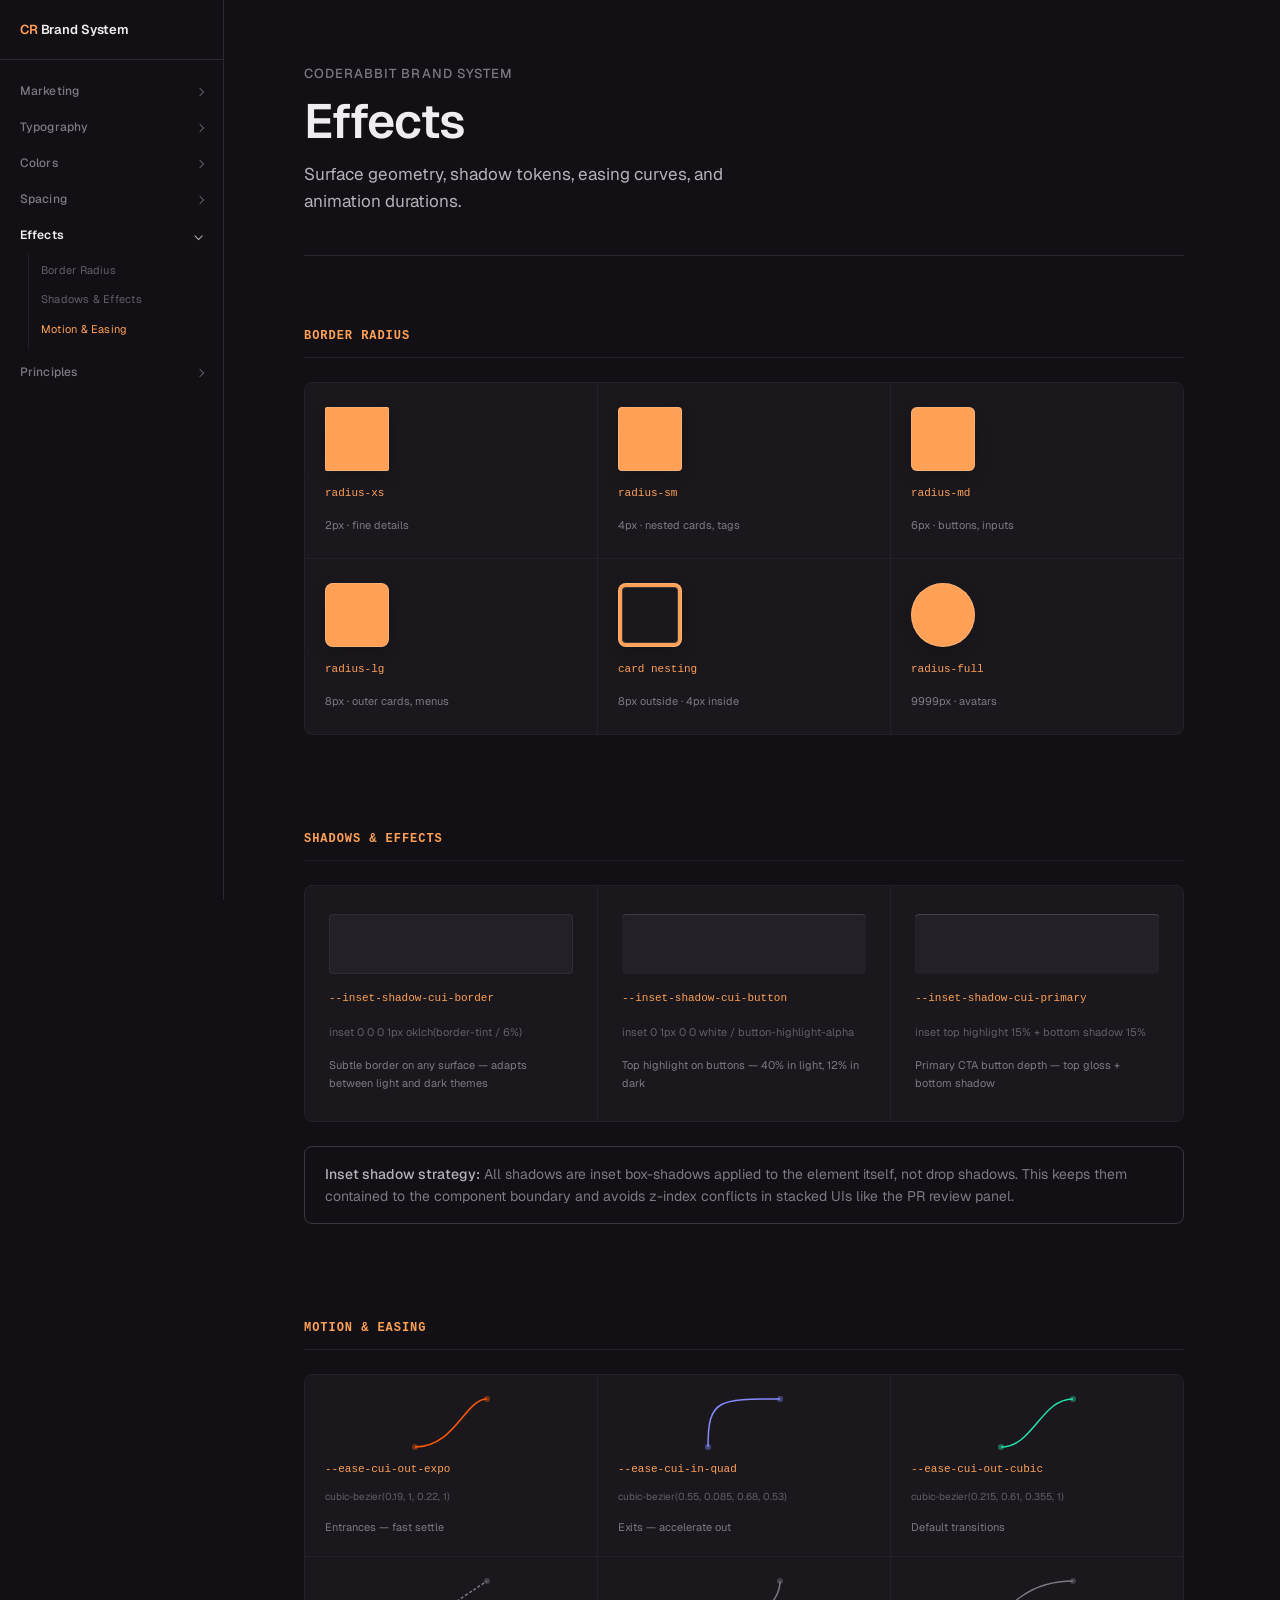
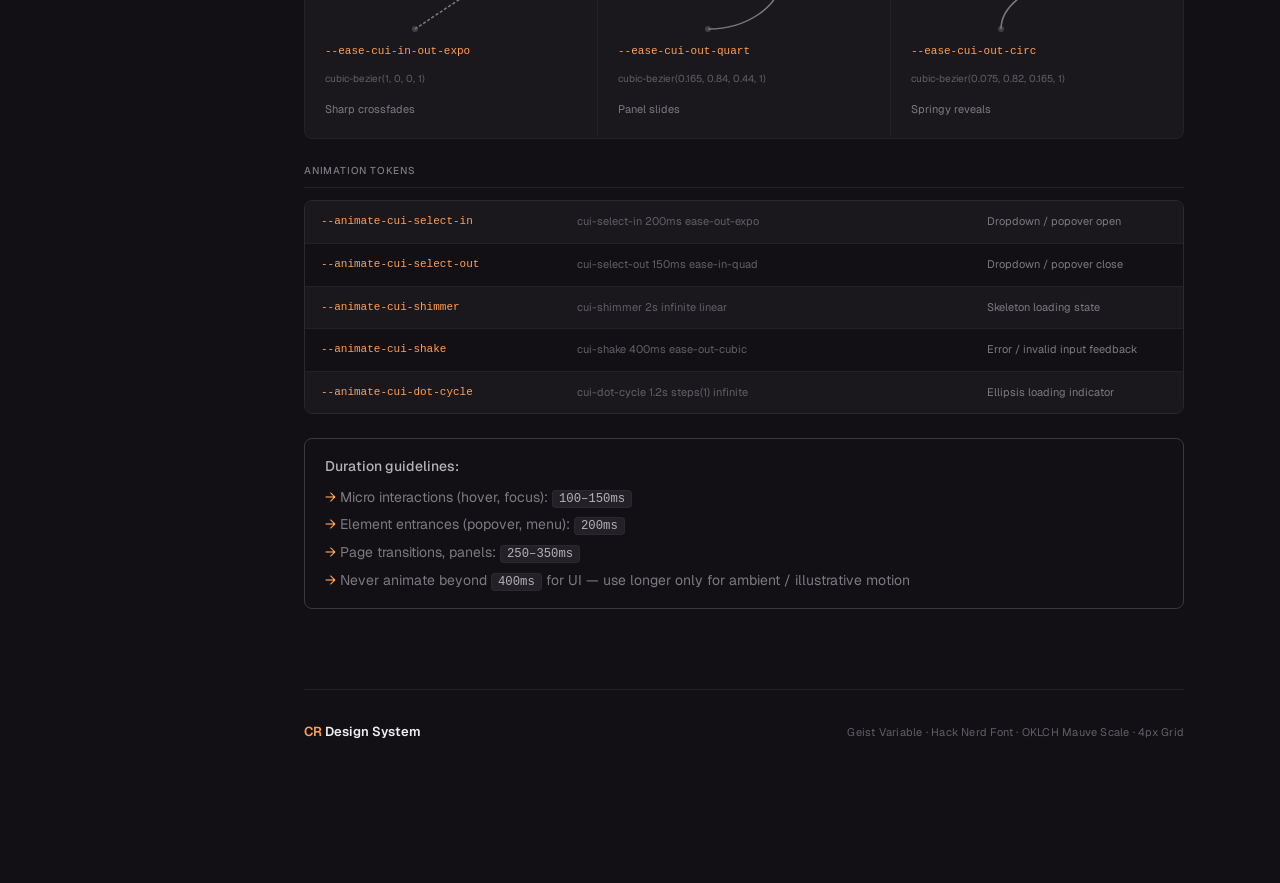
<file: effects.html>
<!DOCTYPE html>
<html lang="en" data-theme="dark">
<head>
<meta charset="UTF-8">
<meta name="viewport" content="width=device-width, initial-scale=1.0">
<title>Effects — CodeRabbit Brand System</title>
<link rel="preconnect" href="https://fonts.googleapis.com">
<link rel="preconnect" href="https://fonts.gstatic.com" crossorigin>
<link rel="stylesheet" href="https://fonts.googleapis.com/css2?family=Geist:wght@100..900&display=swap">
<link rel="stylesheet" href="styles.css?v=20260721-1">
</head>
<body>

<nav class="left-nav">
  <div class="left-nav-brand"><span>CR</span> Brand System</div>
  <div class="left-nav-pages">
    <a class="left-nav-page has-children" aria-expanded="false" href="marketing.html">Marketing</a>
    <a class="left-nav-page has-children" aria-expanded="false" href="typography.html">Typography</a>
    <a class="left-nav-page has-children" aria-expanded="false" href="colors.html">Colors</a>
    <a class="left-nav-page has-children" aria-expanded="false" href="spacing.html">Spacing</a>
    <a class="left-nav-page active has-children" href="effects.html" aria-current="page" aria-expanded="true">Effects</a>
    <div class="left-nav-sections">
      <a class="left-nav-section-link" href="#border-radius">Border Radius</a>
      <a class="left-nav-section-link" href="#effects">Shadows & Effects</a>
      <a class="left-nav-section-link" href="#motion">Motion & Easing</a>
    </div>
    <a class="left-nav-page has-children" aria-expanded="false" href="principles.html">Principles</a>
  </div>
</nav>


<main class="main-content">

<header class="page-header">
  <div class="overline">CodeRabbit Brand System</div>
  <h1 class="page-title">Effects</h1>
  <p class="page-subtitle">Surface geometry, shadow tokens, easing curves, and animation durations.</p>
</header>

<!-- ─── Border Radius ─────────────────────────────────────────────── -->
<section class="section" id="border-radius">
  <div class="section-label">Border Radius</div>

  <div class="radius-grid">
    <div class="radius-cell">
      <div class="radius-preview radius-preview--xs"></div>
      <div class="radius-token">radius-xs</div>
      <div class="radius-value">2px · fine details</div>
    </div>
    <div class="radius-cell">
      <div class="radius-preview radius-preview--sm"></div>
      <div class="radius-token">radius-sm</div>
      <div class="radius-value">4px · nested cards, tags</div>
    </div>
    <div class="radius-cell">
      <div class="radius-preview radius-preview--md"></div>
      <div class="radius-token">radius-md</div>
      <div class="radius-value">6px · buttons, inputs</div>
    </div>
    <div class="radius-cell">
      <div class="radius-preview radius-preview--lg"></div>
      <div class="radius-token">radius-lg</div>
      <div class="radius-value">8px · outer cards, menus</div>
    </div>
    <div class="radius-cell">
      <div class="radius-preview radius-preview--nested"><span></span></div>
      <div class="radius-token">card nesting</div>
      <div class="radius-value">8px outside · 4px inside</div>
    </div>
    <div class="radius-cell">
      <div class="radius-preview radius-preview--full"></div>
      <div class="radius-token">radius-full</div>
      <div class="radius-value">9999px · avatars</div>
    </div>
  </div>
</section>

<!-- ─── Shadows & Effects ─────────────────────────────────────────── -->
<section class="section" id="effects">
  <div class="section-label">Shadows &amp; Effects</div>

  <div class="shadow-grid">
    <div class="shadow-cell">
      <div class="shadow-preview" style="box-shadow: inset 0 0 0 1px rgba(255,255,255,0.06);"></div>
      <div class="shadow-token">--inset-shadow-cui-border</div>
      <div class="shadow-value">inset 0 0 0 1px oklch(border-tint / 6%)</div>
      <div style="font-size: 11px; color: var(--color-text-tertiary);">Subtle border on any surface — adapts between light and dark themes</div>
    </div>
    <div class="shadow-cell">
      <div class="shadow-preview" style="box-shadow: inset 0 1px 0 0 rgba(255,255,255,0.12);"></div>
      <div class="shadow-token">--inset-shadow-cui-button</div>
      <div class="shadow-value">inset 0 1px 0 0 white / button-highlight-alpha</div>
      <div style="font-size: 11px; color: var(--color-text-tertiary);">Top highlight on buttons — 40% in light, 12% in dark</div>
    </div>
    <div class="shadow-cell">
      <div class="shadow-preview" style="box-shadow: inset 0 1px 0 0 rgba(255,255,255,0.15), inset 0 -1px 0 0 rgba(0,0,0,0.15);"></div>
      <div class="shadow-token">--inset-shadow-cui-primary</div>
      <div class="shadow-value">inset top highlight 15% + bottom shadow 15%</div>
      <div style="font-size: 11px; color: var(--color-text-tertiary);">Primary CTA button depth — top gloss + bottom shadow</div>
    </div>
  </div>

  <div class="note-box" style="margin-top: 24px;">
    <strong>Inset shadow strategy:</strong> All shadows are inset box-shadows applied to the element itself, not drop shadows. This keeps them contained to the component boundary and avoids z-index conflicts in stacked UIs like the PR review panel.
  </div>
</section>


<!-- ─── Motion & Easing ───────────────────────────────────────────── -->
<section class="section" id="motion">
  <div class="section-label">Motion &amp; Easing</div>

  <div class="easing-grid">
    <div class="easing-cell">
      <svg class="easing-curve" viewBox="0 0 80 56" fill="none" xmlns="http://www.w3.org/2000/svg">
        <path d="M4 52 C44 52, 54 4, 76 4" stroke="#FF570A" stroke-width="1.5" fill="none"/>
        <circle cx="4" cy="52" r="3" fill="#FF570A" opacity="0.4"/>
        <circle cx="76" cy="4" r="3" fill="#FF570A" opacity="0.4"/>
      </svg>
      <div class="easing-token">--ease-cui-out-expo</div>
      <div class="easing-value">cubic-bezier(0.19, 1, 0.22, 1)</div>
      <div style="font-size: 11px; color: var(--color-text-tertiary); margin-top: 4px;">Entrances — fast settle</div>
    </div>
    <div class="easing-cell">
      <svg class="easing-curve" viewBox="0 0 80 56" fill="none" xmlns="http://www.w3.org/2000/svg">
        <path d="M4 52 C4 4, 14 4, 76 4" stroke="#838BFF" stroke-width="1.5" fill="none"/>
        <circle cx="4" cy="52" r="3" fill="#838BFF" opacity="0.4"/>
        <circle cx="76" cy="4" r="3" fill="#838BFF" opacity="0.4"/>
      </svg>
      <div class="easing-token">--ease-cui-in-quad</div>
      <div class="easing-value">cubic-bezier(0.55, 0.085, 0.68, 0.53)</div>
      <div style="font-size: 11px; color: var(--color-text-tertiary); margin-top: 4px;">Exits — accelerate out</div>
    </div>
    <div class="easing-cell">
      <svg class="easing-curve" viewBox="0 0 80 56" fill="none" xmlns="http://www.w3.org/2000/svg">
        <path d="M4 52 C36 52, 44 4, 76 4" stroke="#25E2A8" stroke-width="1.5" fill="none"/>
        <circle cx="4" cy="52" r="3" fill="#25E2A8" opacity="0.4"/>
        <circle cx="76" cy="4" r="3" fill="#25E2A8" opacity="0.4"/>
      </svg>
      <div class="easing-token">--ease-cui-out-cubic</div>
      <div class="easing-value">cubic-bezier(0.215, 0.61, 0.355, 1)</div>
      <div style="font-size: 11px; color: var(--color-text-tertiary); margin-top: 4px;">Default transitions</div>
    </div>
    <div class="easing-cell">
      <svg class="easing-curve" viewBox="0 0 80 56" fill="none" xmlns="http://www.w3.org/2000/svg">
        <path d="M4 52 C4 52, 76 4, 76 4" stroke="var(--color-text-tertiary)" stroke-width="1.5" fill="none" stroke-dasharray="3,2"/>
        <circle cx="4" cy="52" r="3" fill="var(--color-text-tertiary)" opacity="0.4"/>
        <circle cx="76" cy="4" r="3" fill="var(--color-text-tertiary)" opacity="0.4"/>
      </svg>
      <div class="easing-token">--ease-cui-in-out-expo</div>
      <div class="easing-value">cubic-bezier(1, 0, 0, 1)</div>
      <div style="font-size: 11px; color: var(--color-text-tertiary); margin-top: 4px;">Sharp crossfades</div>
    </div>
    <div class="easing-cell">
      <svg class="easing-curve" viewBox="0 0 80 56" fill="none" xmlns="http://www.w3.org/2000/svg">
        <path d="M4 52 C44 52, 76 28, 76 4" stroke="var(--color-text-tertiary)" stroke-width="1.5" fill="none"/>
        <circle cx="4" cy="52" r="3" fill="var(--color-text-tertiary)" opacity="0.4"/>
        <circle cx="76" cy="4" r="3" fill="var(--color-text-tertiary)" opacity="0.4"/>
      </svg>
      <div class="easing-token">--ease-cui-out-quart</div>
      <div class="easing-value">cubic-bezier(0.165, 0.84, 0.44, 1)</div>
      <div style="font-size: 11px; color: var(--color-text-tertiary); margin-top: 4px;">Panel slides</div>
    </div>
    <div class="easing-cell">
      <svg class="easing-curve" viewBox="0 0 80 56" fill="none" xmlns="http://www.w3.org/2000/svg">
        <path d="M4 52 C4 28, 36 4, 76 4" stroke="var(--color-text-tertiary)" stroke-width="1.5" fill="none"/>
        <circle cx="4" cy="52" r="3" fill="var(--color-text-tertiary)" opacity="0.4"/>
        <circle cx="76" cy="4" r="3" fill="var(--color-text-tertiary)" opacity="0.4"/>
      </svg>
      <div class="easing-token">--ease-cui-out-circ</div>
      <div class="easing-value">cubic-bezier(0.075, 0.82, 0.165, 1)</div>
      <div style="font-size: 11px; color: var(--color-text-tertiary); margin-top: 4px;">Springy reveals</div>
    </div>
  </div>

  <!-- Animation tokens -->
  <div style="font-size: 10px; font-weight: 500; letter-spacing: 0.08em; text-transform: uppercase; color: var(--color-text-tertiary); margin-bottom: 12px; padding-bottom: 8px; border-bottom: 1px solid var(--color-border-subtle);">Animation Tokens</div>
  <div style="border: 1px solid var(--color-border); border-radius: var(--radius-cui-lg); overflow: hidden;">
    <div class="anim-row" style="background: var(--color-bg-secondary);">
      <div class="anim-name">--animate-cui-select-in</div>
      <div class="anim-value">cui-select-in 200ms ease-out-expo</div>
      <div class="anim-usage">Dropdown / popover open</div>
    </div>
    <div class="anim-row">
      <div class="anim-name">--animate-cui-select-out</div>
      <div class="anim-value">cui-select-out 150ms ease-in-quad</div>
      <div class="anim-usage">Dropdown / popover close</div>
    </div>
    <div class="anim-row" style="background: var(--color-bg-secondary);">
      <div class="anim-name">--animate-cui-shimmer</div>
      <div class="anim-value">cui-shimmer 2s infinite linear</div>
      <div class="anim-usage">Skeleton loading state</div>
    </div>
    <div class="anim-row">
      <div class="anim-name">--animate-cui-shake</div>
      <div class="anim-value">cui-shake 400ms ease-out-cubic</div>
      <div class="anim-usage">Error / invalid input feedback</div>
    </div>
    <div class="anim-row" style="background: var(--color-bg-secondary); border-bottom: none;">
      <div class="anim-name">--animate-cui-dot-cycle</div>
      <div class="anim-value">cui-dot-cycle 1.2s steps(1) infinite</div>
      <div class="anim-usage">Ellipsis loading indicator</div>
    </div>
  </div>

  <div class="note-box" style="margin-top: 24px;">
    <strong>Duration guidelines:</strong>
    <ul>
      <li>Micro interactions (hover, focus): <code>100–150ms</code></li>
      <li>Element entrances (popover, menu): <code>200ms</code></li>
      <li>Page transitions, panels: <code>250–350ms</code></li>
      <li>Never animate beyond <code>400ms</code> for UI — use longer only for ambient / illustrative motion</li>
    </ul>
  </div>
</section>




<footer class="site-footer">
  <div class="footer-brand"><span>CR</span> Design System</div>
  <div class="footer-meta">Geist Variable · Hack Nerd Font · OKLCH Mauve Scale · 4px Grid</div>
</footer>

</main>


<script>
(function() {
  var links = document.querySelectorAll('.left-nav-section-link');
  var sections = [];
  links.forEach(function(a) {
    var id = a.getAttribute('href').replace('#','');
    var el = document.getElementById(id);
    if (el) sections.push({ el: el, a: a });
  });
  if (!sections.length) return;
  if (sections[0]) sections[0].a.classList.add('active');
  var io = new IntersectionObserver(function(entries) {
    entries.forEach(function(entry) {
      if (!entry.isIntersecting) return;
      links.forEach(function(l) { l.classList.remove('active'); });
      var match = sections.find(function(s) { return s.el === entry.target; });
      if (match) match.a.classList.add('active');
    });
  }, { rootMargin: '-10% 0px -80% 0px' });
  sections.forEach(function(s) { io.observe(s.el); });
})();
</script>
</body>
</html>
</file>
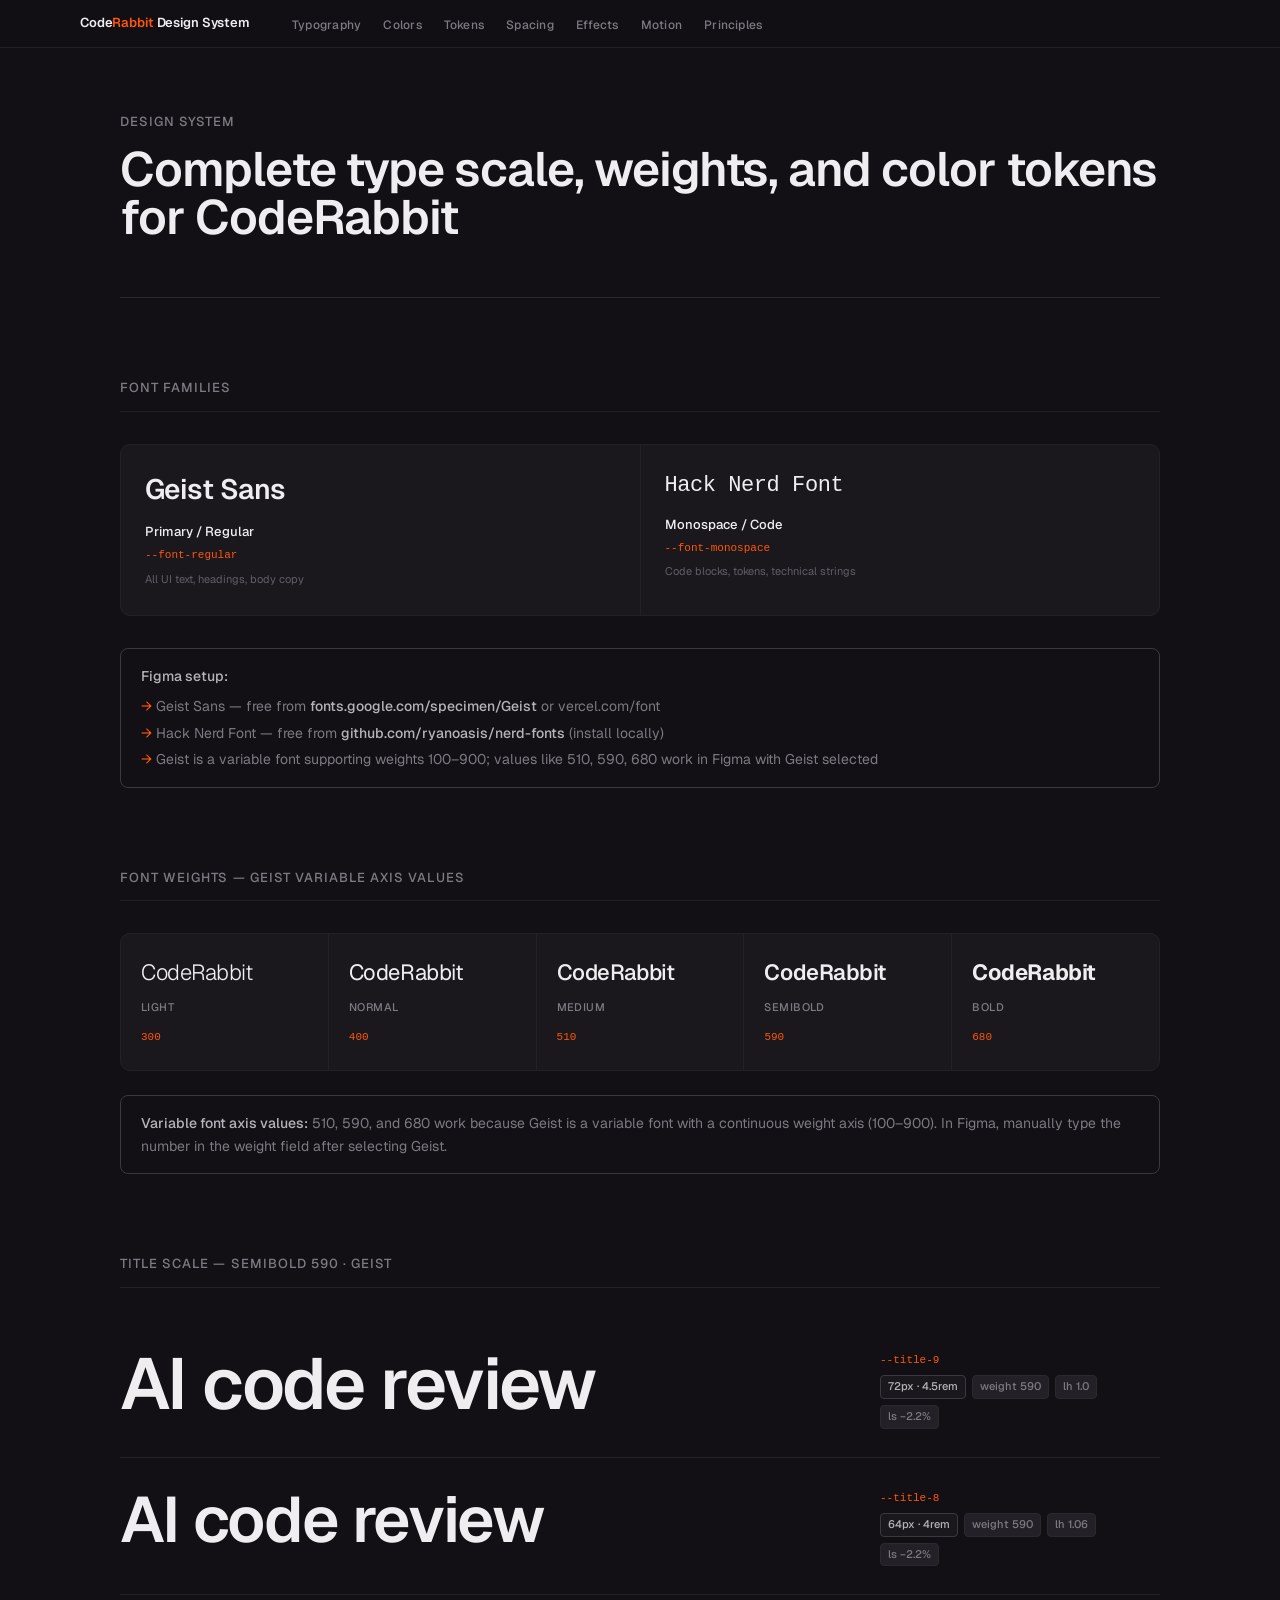
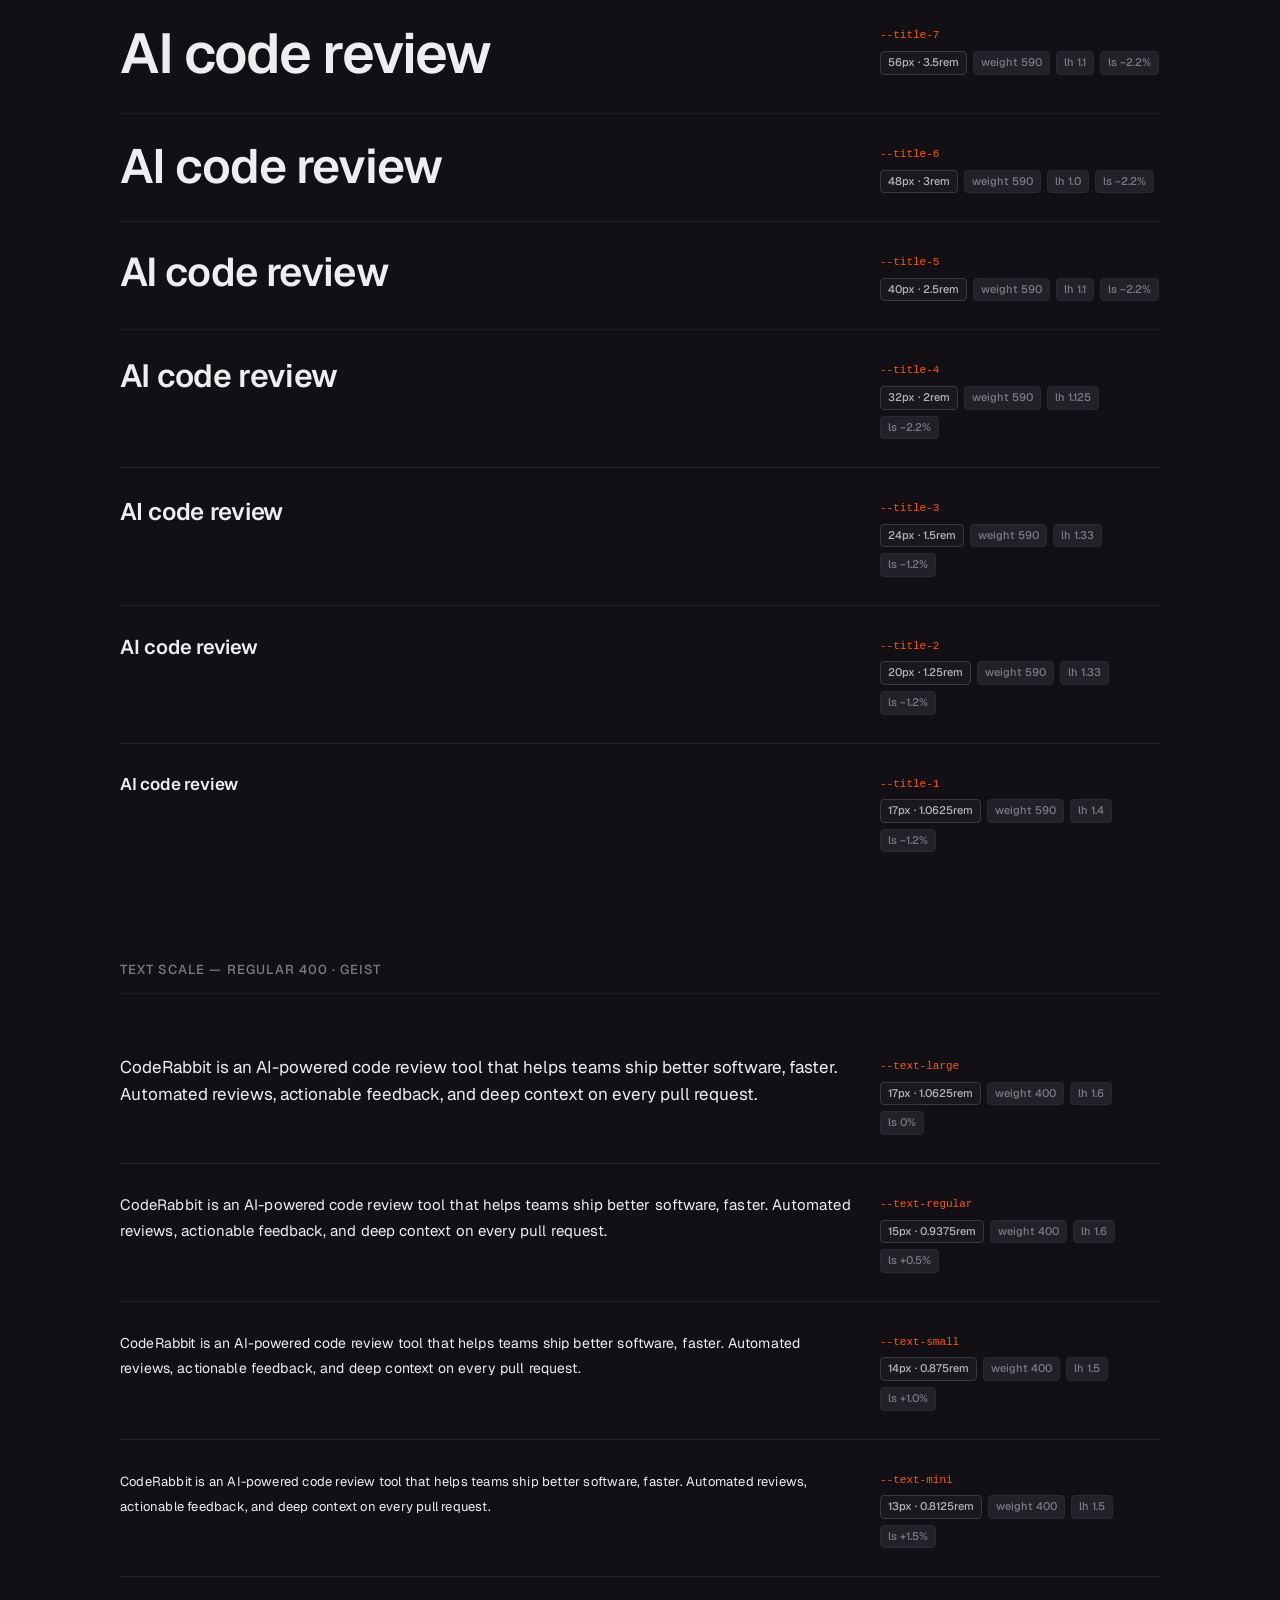
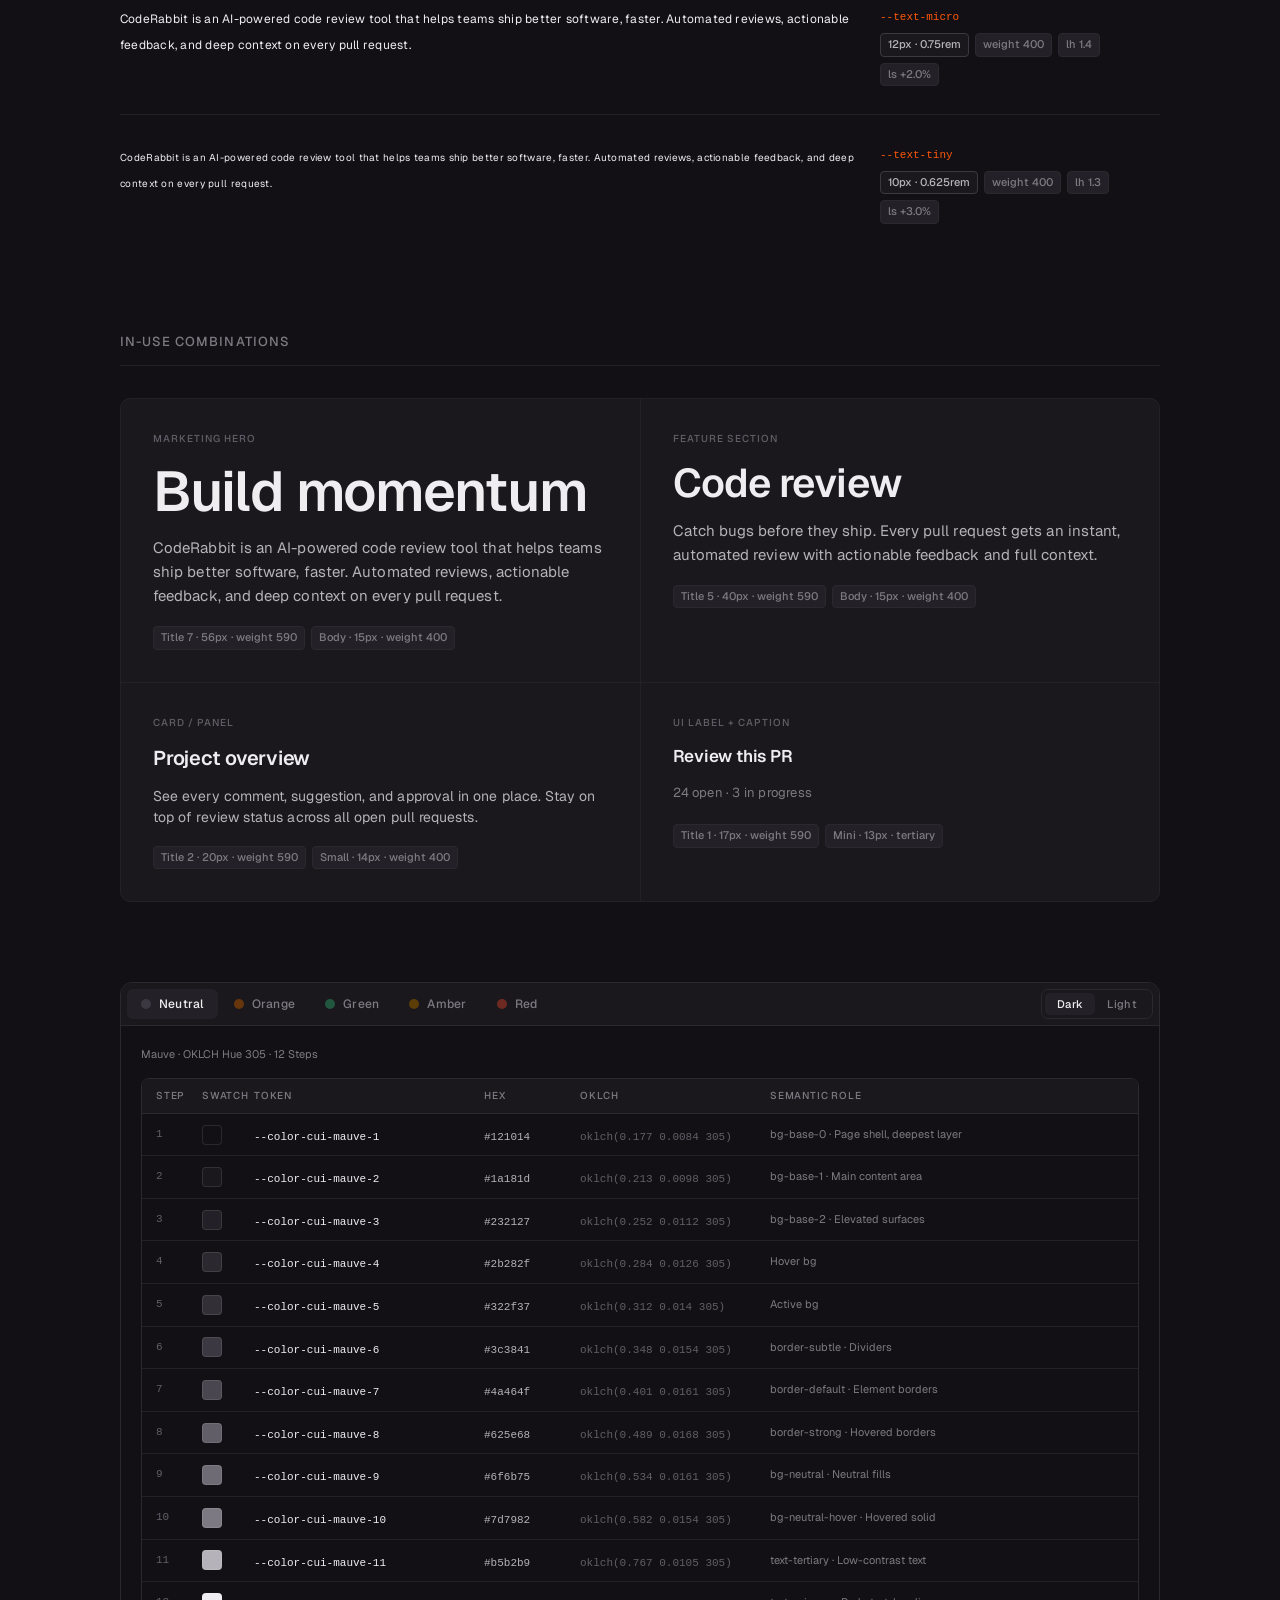
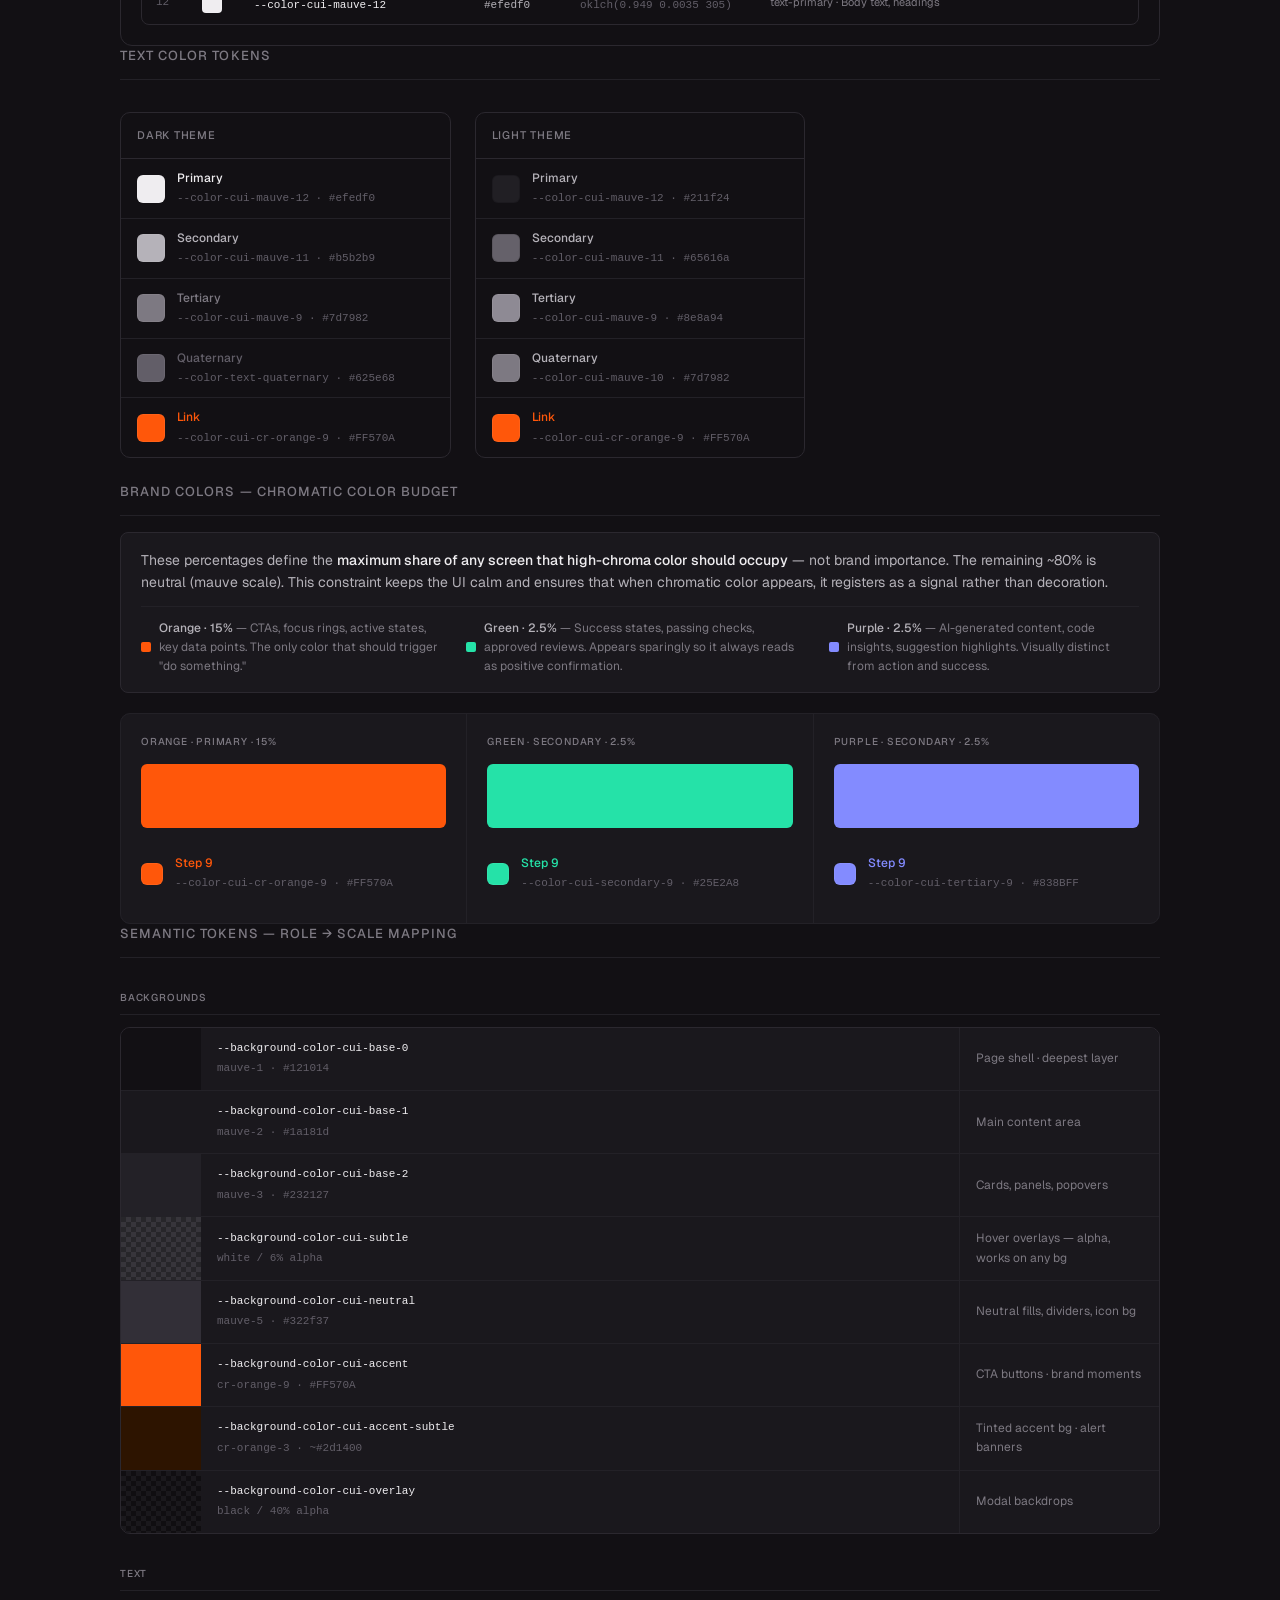
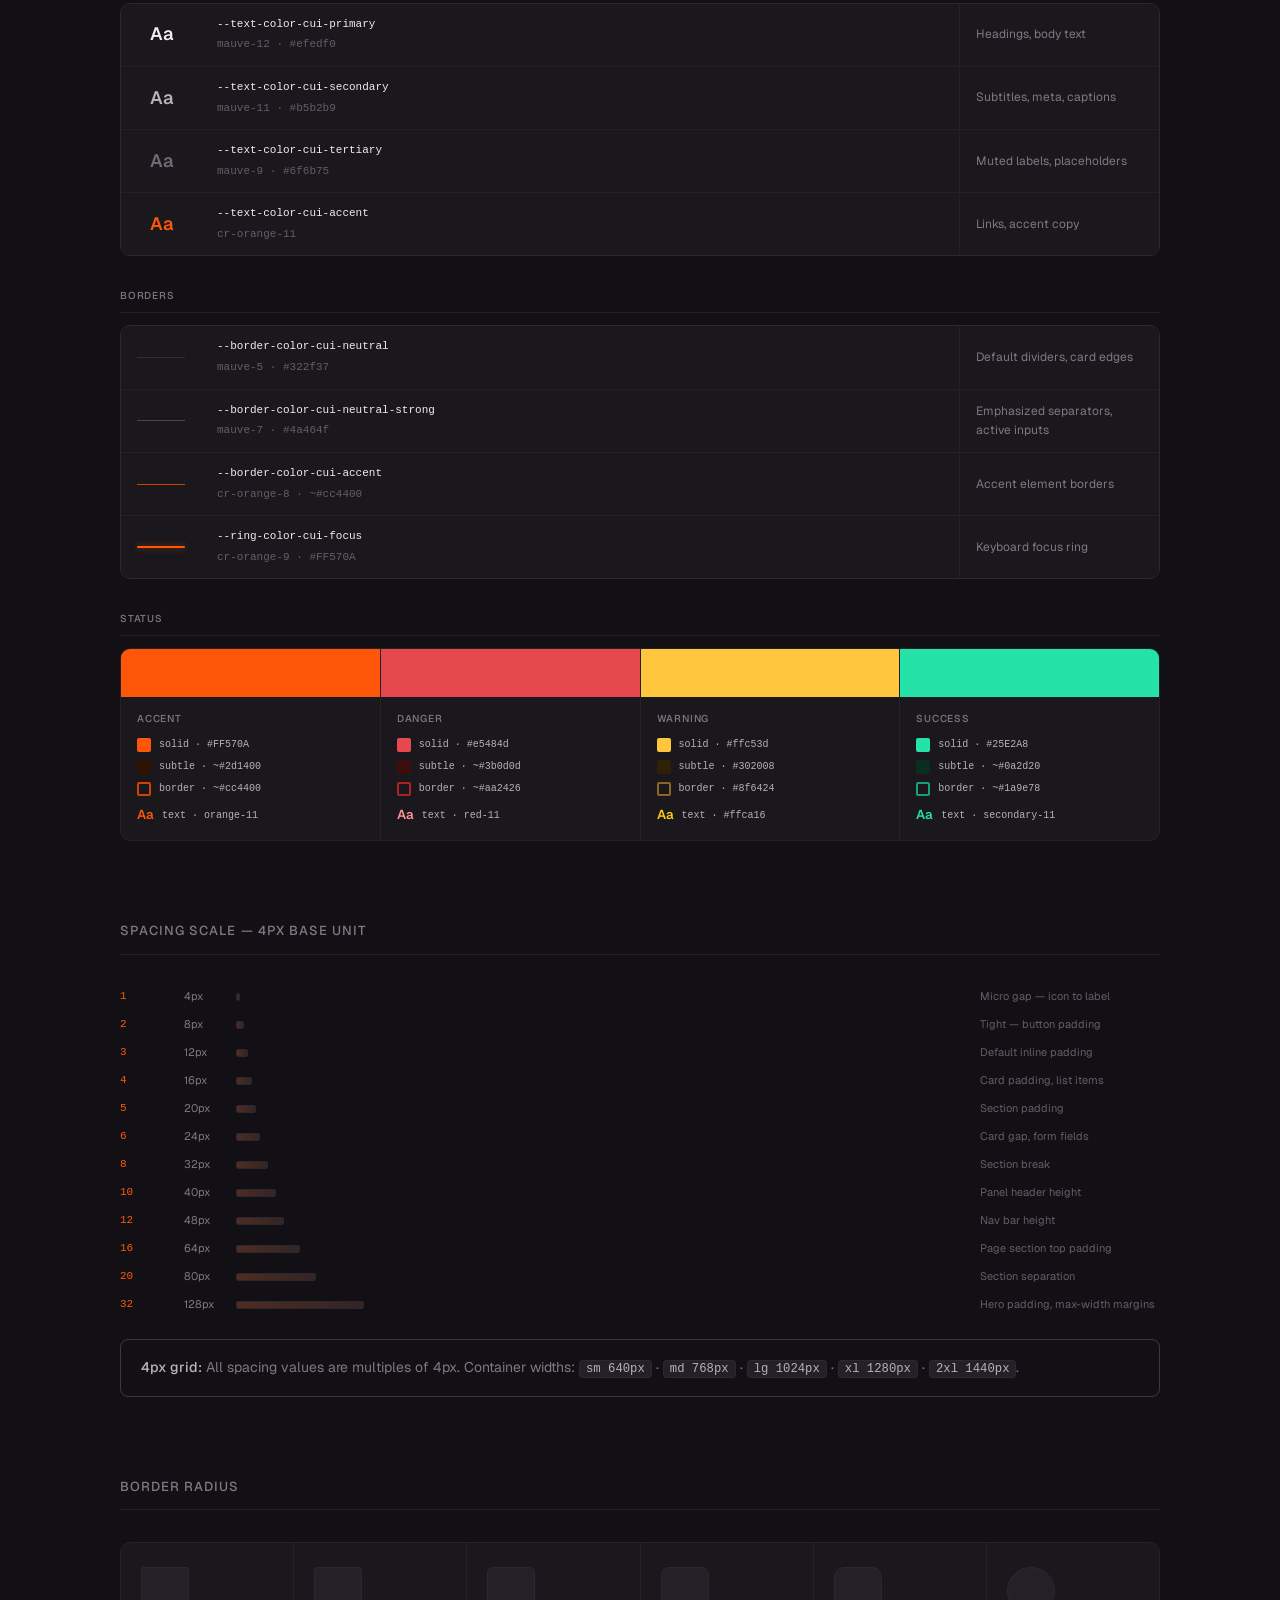
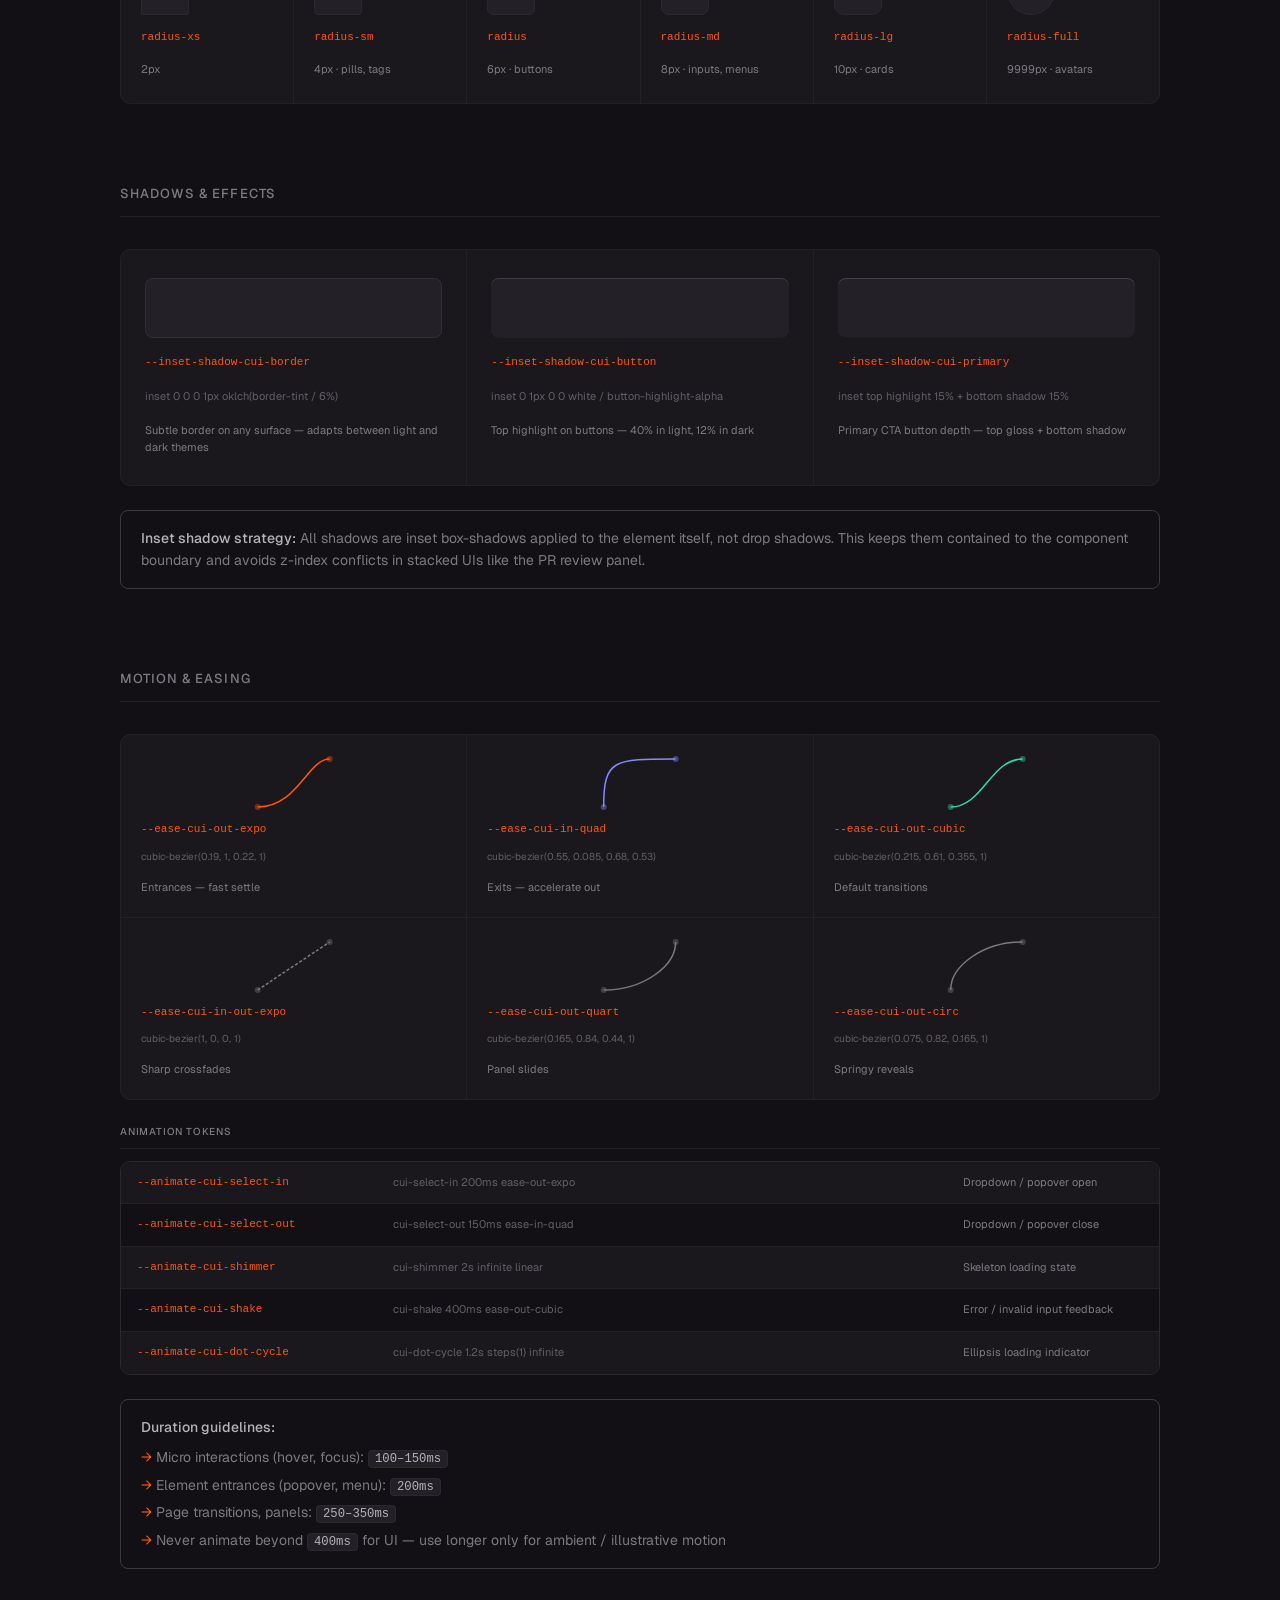
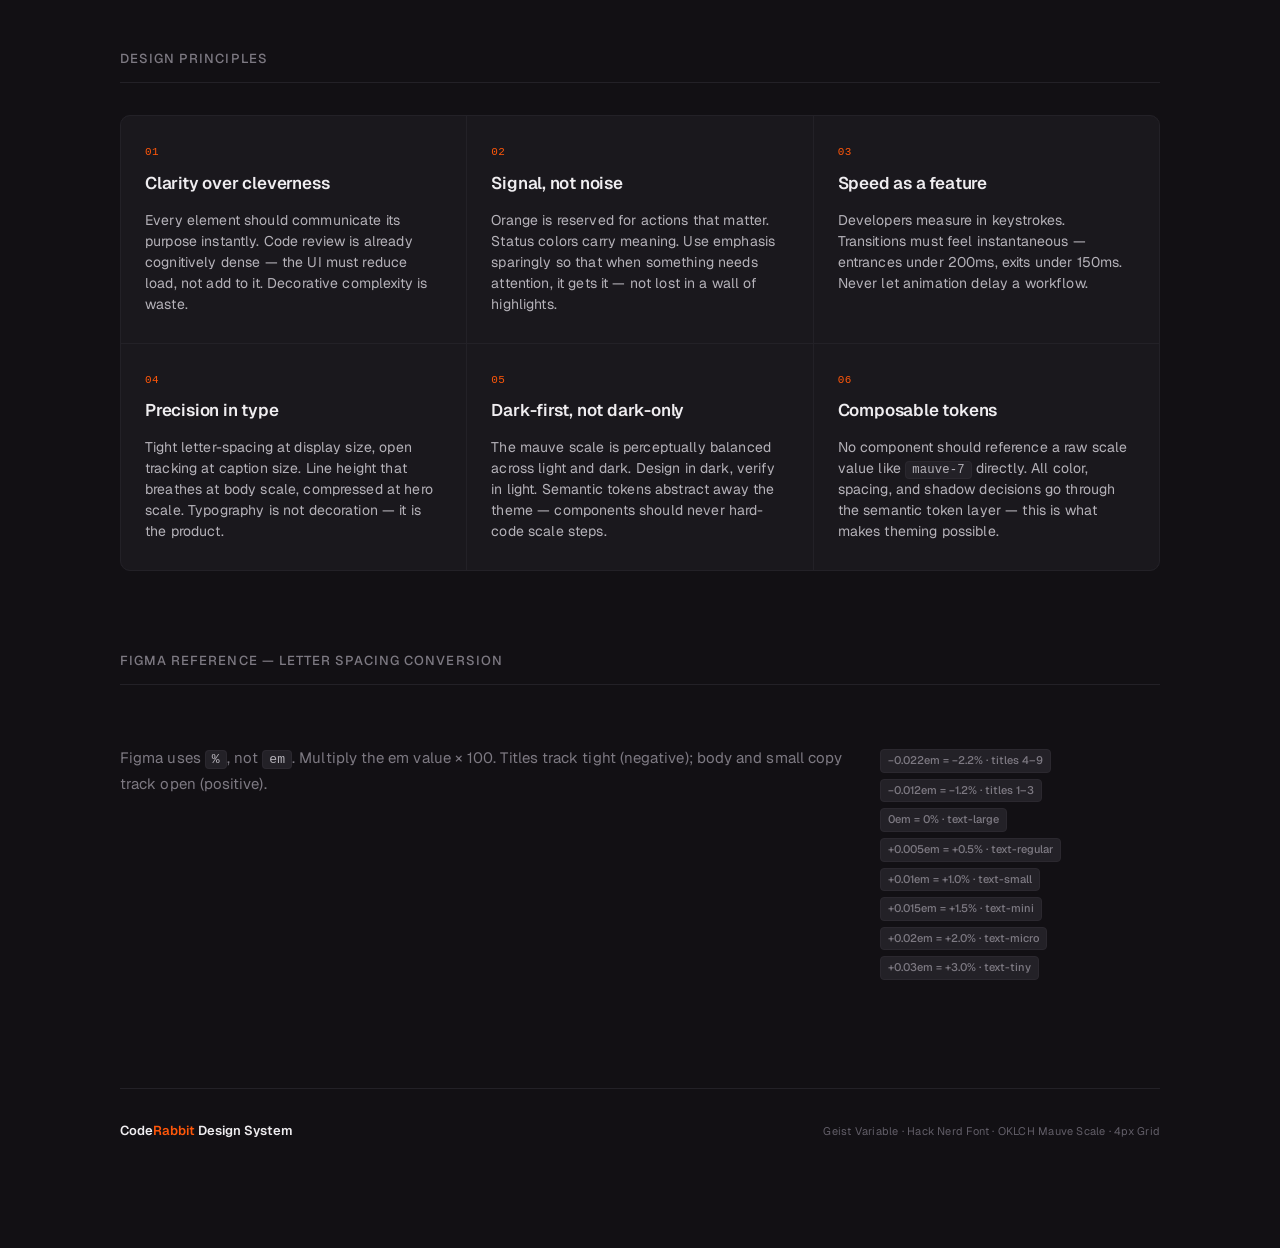
<file: linear-typography-style-guide.html>
<!DOCTYPE html>
<html lang="en" data-theme="dark">
<head>
<meta charset="UTF-8">
<meta name="viewport" content="width=device-width, initial-scale=1.0">
<title>Complete type scale, weights, and color tokens for CodeRabbit</title>
<link rel="preconnect" href="https://fonts.googleapis.com">
<link rel="preconnect" href="https://fonts.gstatic.com" crossorigin>
<link rel="stylesheet" href="https://fonts.googleapis.com/css2?family=Geist:wght@100..900&display=swap">
<style>
  /* ─── Design Tokens ────────────────────────────────────────────── */
  :root {
    --font-regular: "Geist", -apple-system, BlinkMacSystemFont, "Segoe UI", sans-serif;
    --font-monospace: "Hack Nerd Font", "Hack", ui-monospace, "SF Mono", "Menlo", monospace;

    --font-weight-light:    300;
    --font-weight-normal:   400;
    --font-weight-medium:   510;
    --font-weight-semibold: 590;
    --font-weight-bold:     680;

    /* Title scale */
    --title-1-size: 1.0625rem; --title-1-lh: 1.4;   --title-1-ls: -0.012em;
    --title-2-size: 1.25rem;   --title-2-lh: 1.33;  --title-2-ls: -0.012em;
    --title-3-size: 1.5rem;    --title-3-lh: 1.33;  --title-3-ls: -0.012em;
    --title-4-size: 2rem;      --title-4-lh: 1.125; --title-4-ls: -0.022em;
    --title-5-size: 2.5rem;    --title-5-lh: 1.1;   --title-5-ls: -0.022em;
    --title-6-size: 3rem;      --title-6-lh: 1.0;   --title-6-ls: -0.022em;
    --title-7-size: 3.5rem;    --title-7-lh: 1.1;   --title-7-ls: -0.022em;
    --title-8-size: 4rem;      --title-8-lh: 1.06;  --title-8-ls: -0.022em;
    --title-9-size: 4.5rem;    --title-9-lh: 1.0;   --title-9-ls: -0.022em;

    /* Text scale */
    --text-large-size:   1.0625rem; --text-large-lh:   1.6; --text-large-ls:   0;
    --text-regular-size: 0.9375rem; --text-regular-lh: 1.6; --text-regular-ls: 0.005em;
    --text-small-size:   0.875rem;  --text-small-lh:   1.5; --text-small-ls:   0.01em;
    --text-mini-size:    0.8125rem; --text-mini-lh:    1.5; --text-mini-ls:    0.015em;
    --text-micro-size:   0.75rem;   --text-micro-lh:   1.4; --text-micro-ls:   0.02em;
    --text-tiny-size:    0.625rem;  --text-tiny-lh:    1.3; --text-tiny-ls:    0.03em;

    /* Colors — dark theme */
    --color-bg:            #121014;
    --color-bg-secondary:  #1a181d;
    --color-bg-tertiary:   #232127;
    --color-border:        #2b282f;
    --color-border-subtle: #232127;

    --color-text-primary:    #efedf0;
    --color-text-secondary:  #b5b2b9;
    --color-text-tertiary:   #7d7982;
    --color-text-quaternary: #625e68;
    --color-link:            #FF570A;
    --color-brand:           #FF570A;
    --color-accent:          #FF570A;
  }

  /* ─── Reset & Base ──────────────────────────────────────────────── */
  *, *::before, *::after { box-sizing: border-box; margin: 0; padding: 0; }

  html {
    font-size: 100%;
    -webkit-font-smoothing: antialiased;
    font-feature-settings: normal;
    font-variation-settings: normal;
  }

  body {
    font-family: var(--font-regular);
    font-weight: var(--font-weight-normal);
    background: var(--color-bg);
    color: var(--color-text-primary);
    padding: 112px 80px 64px;
    max-width: 1200px;
    margin: 0 auto;
    line-height: 1.6;
  }

  /* ─── Layout ────────────────────────────────────────────────────── */
  .page-header {
    margin-bottom: 80px;
    padding-bottom: 40px;
    border-bottom: 1px solid var(--color-border);
  }

  .overline {
    font-size: var(--text-mini-size);
    font-weight: var(--font-weight-medium);
    letter-spacing: 0.08em;
    text-transform: uppercase;
    color: var(--color-text-tertiary);
    margin-bottom: 12px;
  }

  .page-title {
    font-size: var(--title-6-size);
    font-weight: var(--font-weight-semibold);
    line-height: var(--title-6-lh);
    letter-spacing: var(--title-6-ls);
    color: var(--color-text-primary);
    margin-bottom: 16px;
  }

  .page-subtitle {
    font-size: var(--text-large-size);
    line-height: var(--text-large-lh);
    color: var(--color-text-secondary);
    max-width: 520px;
  }

  .section {
    margin-bottom: 80px;
  }

  .section-label {
    font-size: var(--text-mini-size);
    font-weight: var(--font-weight-medium);
    letter-spacing: 0.08em;
    text-transform: uppercase;
    color: var(--color-text-tertiary);
    margin-bottom: 32px;
    padding-bottom: 12px;
    border-bottom: 1px solid var(--color-border-subtle);
  }

  /* ─── Type Row ──────────────────────────────────────────────────── */
  .type-row {
    display: grid;
    grid-template-columns: 1fr 280px;
    gap: 24px;
    align-items: start;
    padding: 28px 0;
    border-bottom: 1px solid var(--color-border-subtle);
  }

  .type-row:first-of-type { padding-top: 0; }
  .type-row:last-of-type  { border-bottom: none; }

  .type-sample { overflow: hidden; }

  .type-meta {
    display: flex;
    flex-direction: column;
    gap: 6px;
    padding-top: 4px;
    flex-shrink: 0;
  }

  .meta-token {
    font-family: var(--font-monospace);
    font-size: 11px;
    color: var(--color-accent);
    letter-spacing: 0;
  }

  .meta-row {
    display: flex;
    flex-wrap: wrap;
    gap: 6px;
  }

  .meta-pill {
    font-size: 11px;
    font-weight: var(--font-weight-medium);
    color: var(--color-text-tertiary);
    background: var(--color-bg-tertiary);
    border: 1px solid var(--color-border);
    border-radius: 4px;
    padding: 2px 7px;
    letter-spacing: 0;
    white-space: nowrap;
  }

  .meta-pill.highlight {
    color: var(--color-text-secondary);
    background: #1a181d;
    border-color: #3c3841;
  }

  /* ─── Title Styles ──────────────────────────────────────────────── */
  .t9 { font-size: var(--title-9-size); font-weight: var(--font-weight-semibold); line-height: var(--title-9-lh); letter-spacing: var(--title-9-ls); }
  .t8 { font-size: var(--title-8-size); font-weight: var(--font-weight-semibold); line-height: var(--title-8-lh); letter-spacing: var(--title-8-ls); }
  .t7 { font-size: var(--title-7-size); font-weight: var(--font-weight-semibold); line-height: var(--title-7-lh); letter-spacing: var(--title-7-ls); }
  .t6 { font-size: var(--title-6-size); font-weight: var(--font-weight-semibold); line-height: var(--title-6-lh); letter-spacing: var(--title-6-ls); }
  .t5 { font-size: var(--title-5-size); font-weight: var(--font-weight-semibold); line-height: var(--title-5-lh); letter-spacing: var(--title-5-ls); }
  .t4 { font-size: var(--title-4-size); font-weight: var(--font-weight-semibold); line-height: var(--title-4-lh); letter-spacing: var(--title-4-ls); }
  .t3 { font-size: var(--title-3-size); font-weight: var(--font-weight-semibold); line-height: var(--title-3-lh); letter-spacing: var(--title-3-ls); }
  .t2 { font-size: var(--title-2-size); font-weight: var(--font-weight-semibold); line-height: var(--title-2-lh); letter-spacing: var(--title-2-ls); }
  .t1 { font-size: var(--title-1-size); font-weight: var(--font-weight-semibold); line-height: var(--title-1-lh); letter-spacing: var(--title-1-ls); }

  /* ─── Text Styles ───────────────────────────────────────────────── */
  .text-large   { font-size: var(--text-large-size);   line-height: var(--text-large-lh);   letter-spacing: var(--text-large-ls);   font-weight: var(--font-weight-normal); }
  .text-regular { font-size: var(--text-regular-size); line-height: var(--text-regular-lh); letter-spacing: var(--text-regular-ls); font-weight: var(--font-weight-normal); }
  .text-small   { font-size: var(--text-small-size);   line-height: var(--text-small-lh);   letter-spacing: var(--text-small-ls);   font-weight: var(--font-weight-normal); }
  .text-mini    { font-size: var(--text-mini-size);    line-height: var(--text-mini-lh);    letter-spacing: var(--text-mini-ls);    font-weight: var(--font-weight-normal); }
  .text-micro   { font-size: var(--text-micro-size);   line-height: var(--text-micro-lh);   letter-spacing: var(--text-micro-ls);   font-weight: var(--font-weight-normal); }
  .text-tiny    { font-size: var(--text-tiny-size);    line-height: var(--text-tiny-lh);    letter-spacing: var(--text-tiny-ls);    font-weight: var(--font-weight-normal); }

  /* ─── Weight Showcase ───────────────────────────────────────────── */
  .weight-grid {
    display: grid;
    grid-template-columns: repeat(5, 1fr);
    gap: 1px;
    background: var(--color-border-subtle);
    border: 1px solid var(--color-border-subtle);
    border-radius: 10px;
    overflow: hidden;
  }

  .weight-cell {
    background: var(--color-bg-secondary);
    padding: 24px 20px;
    display: flex;
    flex-direction: column;
    gap: 12px;
  }

  .weight-sample {
    font-size: 22px;
    line-height: 1.3;
    letter-spacing: -0.02em;
  }

  .weight-label {
    font-size: 11px;
    font-weight: var(--font-weight-medium);
    color: var(--color-text-tertiary);
    letter-spacing: 0.04em;
    text-transform: uppercase;
  }

  .weight-value {
    font-family: var(--font-monospace);
    font-size: 11px;
    color: var(--color-accent);
  }

  /* ─── Color Grid ────────────────────────────────────────────────── */
  .color-section {
    display: grid;
    grid-template-columns: repeat(3, 1fr);
    gap: 24px;
  }

  .color-group {
    border: 1px solid var(--color-border);
    border-radius: 10px;
    overflow: hidden;
  }

  .color-group-header {
    padding: 14px 16px;
    border-bottom: 1px solid var(--color-border);
    font-size: 11px;
    font-weight: var(--font-weight-medium);
    letter-spacing: 0.07em;
    text-transform: uppercase;
    color: var(--color-text-tertiary);
  }

  .color-swatch-row {
    display: flex;
    align-items: center;
    gap: 12px;
    padding: 10px 16px;
    border-bottom: 1px solid var(--color-border-subtle);
  }
  .color-swatch-row:last-child { border-bottom: none; }

  .swatch {
    width: 28px;
    height: 28px;
    border-radius: 6px;
    flex-shrink: 0;
    border: 1px solid rgba(255,255,255,0.06);
  }

  .swatch-info { flex: 1; min-width: 0; }

  .swatch-name {
    font-size: 12px;
    font-weight: var(--font-weight-medium);
    color: var(--color-text-secondary);
    margin-bottom: 2px;
  }

  .swatch-hex {
    font-family: var(--font-monospace);
    font-size: 11px;
    color: var(--color-text-quaternary);
  }

  /* ─── Combinations ──────────────────────────────────────────────── */
  .combo-grid {
    display: grid;
    grid-template-columns: repeat(2, 1fr);
    gap: 1px;
    background: var(--color-border-subtle);
    border: 1px solid var(--color-border-subtle);
    border-radius: 10px;
    overflow: hidden;
  }

  .combo-card {
    background: var(--color-bg-secondary);
    padding: 32px;
    display: flex;
    flex-direction: column;
    gap: 10px;
  }

  .combo-card-label {
    font-size: 10px;
    font-weight: var(--font-weight-medium);
    letter-spacing: 0.1em;
    text-transform: uppercase;
    color: var(--color-text-quaternary);
    margin-bottom: 4px;
  }

  .combo-body {
    color: var(--color-text-secondary);
    font-size: var(--text-regular-size);
    line-height: var(--text-regular-lh);
    letter-spacing: var(--text-regular-ls);
    margin-top: 4px;
  }

  /* ─── Font Family Row ───────────────────────────────────────────── */
  .font-families {
    display: grid;
    grid-template-columns: repeat(2, 1fr);
    gap: 1px;
    background: var(--color-border-subtle);
    border: 1px solid var(--color-border-subtle);
    border-radius: 10px;
    overflow: hidden;
    margin-bottom: 32px;
  }

  .font-family-card {
    background: var(--color-bg-secondary);
    padding: 28px 24px;
  }

  .font-family-sample {
    font-size: 28px;
    font-weight: var(--font-weight-semibold);
    line-height: 1.2;
    letter-spacing: -0.02em;
    margin-bottom: 16px;
  }

  .font-family-name {
    font-size: 13px;
    font-weight: var(--font-weight-medium);
    color: var(--color-text-primary);
    margin-bottom: 4px;
  }

  .font-family-token {
    font-family: var(--font-monospace);
    font-size: 11px;
    color: var(--color-accent);
  }

  .font-family-stack {
    font-size: 11px;
    color: var(--color-text-quaternary);
    margin-top: 6px;
    line-height: 1.5;
  }

  code {
    font-family: var(--font-monospace);
    font-size: 0.875em;
    color: var(--color-text-secondary);
    background: var(--color-bg-tertiary);
    padding: 1px 6px;
    border-radius: 4px;
    border: 1px solid var(--color-border);
  }

  /* ─── Figma Notes ───────────────────────────────────────────────── */
  .note-box {
    background: #121014;
    border: 1px solid #3c3841;
    border-radius: 8px;
    padding: 16px 20px;
    margin-top: 24px;
    font-size: var(--text-small-size);
    line-height: 1.6;
    color: var(--color-text-tertiary);
  }

  .note-box strong {
    color: var(--color-text-secondary);
    font-weight: var(--font-weight-medium);
  }

  .note-box ul {
    list-style: none;
    margin-top: 8px;
    display: flex;
    flex-direction: column;
    gap: 4px;
  }

  .note-box li::before {
    content: "→ ";
    color: var(--color-accent);
  }

  /* ─── Divider ───────────────────────────────────────────────────── */
  .divider {
    height: 1px;
    background: var(--color-border-subtle);
    margin: 64px 0;
  }

  /* ─── Sticky Nav ─────────────────────────────────────────────────── */
  .site-nav {
    position: fixed;
    top: 0;
    left: 0;
    right: 0;
    z-index: 100;
    background: rgba(18, 16, 20, 0.85);
    backdrop-filter: blur(12px);
    -webkit-backdrop-filter: blur(12px);
    border-bottom: 1px solid var(--color-border-subtle);
    padding: 0 80px;
    display: flex;
    align-items: center;
    gap: 0;
    height: 48px;
  }

  .nav-brand {
    font-size: 13px;
    font-weight: var(--font-weight-semibold);
    color: var(--color-text-primary);
    letter-spacing: -0.01em;
    margin-right: 32px;
    flex-shrink: 0;
  }

  .nav-brand span {
    color: var(--color-accent);
  }

  .nav-links {
    display: flex;
    align-items: center;
    gap: 2px;
    list-style: none;
  }

  .nav-links a {
    font-size: 12px;
    font-weight: var(--font-weight-medium);
    color: var(--color-text-tertiary);
    text-decoration: none;
    letter-spacing: 0.02em;
    padding: 6px 10px;
    border-radius: 5px;
    transition: color 0.15s, background 0.15s;
  }

  .nav-links a:hover {
    color: var(--color-text-primary);
    background: rgba(255,255,255,0.05);
  }

  /* ─── Semantic Token Table ───────────────────────────────────────── */
  .token-table {
    width: 100%;
    border-collapse: collapse;
    border: 1px solid var(--color-border);
    border-radius: 10px;
    overflow: hidden;
    font-size: 12px;
  }

  .token-table th {
    background: var(--color-bg-secondary);
    padding: 10px 16px;
    text-align: left;
    font-size: 10px;
    font-weight: var(--font-weight-medium);
    letter-spacing: 0.08em;
    text-transform: uppercase;
    color: var(--color-text-tertiary);
    border-bottom: 1px solid var(--color-border);
  }

  .token-table td {
    padding: 10px 16px;
    border-bottom: 1px solid var(--color-border-subtle);
    vertical-align: middle;
  }

  .token-table tr:last-child td {
    border-bottom: none;
  }

  .token-table tr:nth-child(even) td {
    background: rgba(255,255,255,0.015);
  }

  .token-name {
    font-family: var(--font-monospace);
    font-size: 11px;
    color: var(--color-text-primary);
    white-space: nowrap;
  }

  .token-alias {
    font-family: var(--font-monospace);
    font-size: 11px;
    color: var(--color-text-quaternary);
    white-space: nowrap;
  }

  .token-desc {
    color: var(--color-text-secondary);
    font-size: 12px;
  }

  .token-preview {
    display: flex;
    align-items: center;
    gap: 8px;
  }

  .token-swatch {
    width: 20px;
    height: 20px;
    border-radius: 4px;
    border: 1px solid rgba(255,255,255,0.08);
    flex-shrink: 0;
  }

  /* ─── Spacing Scale ──────────────────────────────────────────────── */
  .spacing-grid {
    display: flex;
    flex-direction: column;
    gap: 8px;
  }

  .spacing-row {
    display: flex;
    align-items: center;
    gap: 16px;
  }

  .spacing-label {
    font-family: var(--font-monospace);
    font-size: 11px;
    color: var(--color-accent);
    width: 48px;
    flex-shrink: 0;
  }

  .spacing-px {
    font-size: 11px;
    color: var(--color-text-tertiary);
    width: 36px;
    flex-shrink: 0;
  }

  .spacing-bar-wrap {
    flex: 1;
    height: 20px;
    display: flex;
    align-items: center;
  }

  .spacing-bar {
    height: 8px;
    background: var(--color-bg-tertiary);
    border: 1px solid var(--color-border);
    border-radius: 2px;
    position: relative;
    overflow: hidden;
  }

  .spacing-bar::after {
    content: '';
    position: absolute;
    inset: 0;
    background: linear-gradient(to right, #FF570A33, #FF570A11);
  }

  .spacing-desc {
    font-size: 11px;
    color: var(--color-text-quaternary);
    width: 180px;
    flex-shrink: 0;
  }

  /* ─── Radius ─────────────────────────────────────────────────────── */
  .radius-grid {
    display: grid;
    grid-template-columns: repeat(6, 1fr);
    gap: 1px;
    background: var(--color-border-subtle);
    border: 1px solid var(--color-border-subtle);
    border-radius: 10px;
    overflow: hidden;
  }

  .radius-cell {
    background: var(--color-bg-secondary);
    padding: 24px 20px;
    display: flex;
    flex-direction: column;
    align-items: flex-start;
    gap: 14px;
  }

  .radius-preview {
    width: 48px;
    height: 48px;
    background: var(--color-bg-tertiary);
    border: 1px solid var(--color-border);
  }

  .radius-token {
    font-family: var(--font-monospace);
    font-size: 11px;
    color: var(--color-accent);
  }

  .radius-value {
    font-size: 11px;
    color: var(--color-text-tertiary);
  }

  /* ─── Shadow Cards ───────────────────────────────────────────────── */
  .shadow-grid {
    display: grid;
    grid-template-columns: repeat(3, 1fr);
    gap: 1px;
    background: var(--color-border-subtle);
    border: 1px solid var(--color-border-subtle);
    border-radius: 10px;
    overflow: hidden;
  }

  .shadow-cell {
    background: var(--color-bg-secondary);
    padding: 28px 24px;
    display: flex;
    flex-direction: column;
    gap: 16px;
  }

  .shadow-preview {
    width: 100%;
    height: 60px;
    border-radius: 8px;
    background: var(--color-bg-tertiary);
  }

  .shadow-token {
    font-family: var(--font-monospace);
    font-size: 11px;
    color: var(--color-accent);
  }

  .shadow-value {
    font-size: 11px;
    color: var(--color-text-quaternary);
    line-height: 1.6;
    word-break: break-all;
  }

  /* ─── Easing ─────────────────────────────────────────────────────── */
  .easing-grid {
    display: grid;
    grid-template-columns: repeat(3, 1fr);
    gap: 1px;
    background: var(--color-border-subtle);
    border: 1px solid var(--color-border-subtle);
    border-radius: 10px;
    overflow: hidden;
    margin-bottom: 24px;
  }

  .easing-cell {
    background: var(--color-bg-secondary);
    padding: 20px;
    display: flex;
    flex-direction: column;
    gap: 10px;
  }

  .easing-curve {
    width: 100%;
    height: 56px;
  }

  .easing-token {
    font-family: var(--font-monospace);
    font-size: 11px;
    color: var(--color-accent);
  }

  .easing-value {
    font-size: 10px;
    color: var(--color-text-quaternary);
  }

  .easing-demo {
    width: 10px;
    height: 10px;
    border-radius: 50%;
    background: var(--color-accent);
    position: relative;
  }

  /* ─── Animation Tokens ───────────────────────────────────────────── */
  .anim-row {
    display: grid;
    grid-template-columns: 240px 1fr 180px;
    gap: 16px;
    align-items: center;
    padding: 12px 16px;
    border-bottom: 1px solid var(--color-border-subtle);
  }

  .anim-row:last-child { border-bottom: none; }

  .anim-name {
    font-family: var(--font-monospace);
    font-size: 11px;
    color: var(--color-accent);
  }

  .anim-value {
    font-size: 11px;
    color: var(--color-text-quaternary);
  }

  .anim-usage {
    font-size: 11px;
    color: var(--color-text-tertiary);
  }

  /* ─── Principles ─────────────────────────────────────────────────── */
  .principles-grid {
    display: grid;
    grid-template-columns: repeat(3, 1fr);
    gap: 1px;
    background: var(--color-border-subtle);
    border: 1px solid var(--color-border-subtle);
    border-radius: 10px;
    overflow: hidden;
  }

  .principle-card {
    background: var(--color-bg-secondary);
    padding: 28px 24px;
    display: flex;
    flex-direction: column;
    gap: 10px;
  }

  .principle-number {
    font-family: var(--font-monospace);
    font-size: 11px;
    color: var(--color-accent);
    letter-spacing: 0.04em;
  }

  .principle-title {
    font-size: var(--title-1-size);
    font-weight: var(--font-weight-semibold);
    line-height: var(--title-1-lh);
    letter-spacing: var(--title-1-ls);
    color: var(--color-text-primary);
  }

  .principle-desc {
    font-size: var(--text-small-size);
    line-height: var(--text-small-lh);
    letter-spacing: var(--text-small-ls);
    color: var(--color-text-secondary);
    margin-top: 4px;
  }

  /* ─── Footer ─────────────────────────────────────────────────────── */
  .site-footer {
    margin-top: 80px;
    padding-top: 32px;
    border-top: 1px solid var(--color-border-subtle);
    display: flex;
    align-items: center;
    justify-content: space-between;
    padding-bottom: 48px;
  }

  .footer-brand {
    font-size: 13px;
    font-weight: var(--font-weight-semibold);
    color: var(--color-text-primary);
  }

  .footer-brand span {
    color: var(--color-accent);
  }

  .footer-meta {
    font-size: 11px;
    color: var(--color-text-quaternary);
    letter-spacing: 0.02em;
  }
</style>
</head>
<body>

<!-- ─── Sticky Nav ────────────────────────────────────────────────── -->
<nav class="site-nav">
  <div class="nav-brand">Code<span>Rabbit</span> Design System</div>
  <ul class="nav-links">
    <li><a href="#typography">Typography</a></li>
    <li><a href="#colors">Colors</a></li>
    <li><a href="#semantic">Tokens</a></li>
    <li><a href="#spacing">Spacing</a></li>
    <li><a href="#effects">Effects</a></li>
    <li><a href="#motion">Motion</a></li>
    <li><a href="#principles">Principles</a></li>
  </ul>
</nav>

<!-- ─── Page Header ─────────────────────────────────────────────── -->
<header class="page-header">
  <div class="overline">Design System</div>
  <h1 class="page-title">Complete type scale, weights, and color tokens for CodeRabbit</h1>
</header>


<!-- ─── Font Families ───────────────────────────────────────────── -->
<section class="section" id="typography">
  <div class="section-label">Font Families</div>

  <div class="font-families">
    <div class="font-family-card">
      <div class="font-family-sample" style="font-family: var(--font-regular);">Geist Sans</div>
      <div class="font-family-name">Primary / Regular</div>
      <div class="font-family-token">--font-regular</div>
      <div class="font-family-stack">All UI text, headings, body copy</div>
    </div>
    <div class="font-family-card">
      <div class="font-family-sample" style="font-family: var(--font-monospace); font-weight: 400; font-size: 22px;">Hack Nerd Font</div>
      <div class="font-family-name">Monospace / Code</div>
      <div class="font-family-token">--font-monospace</div>
      <div class="font-family-stack">Code blocks, tokens, technical strings</div>
    </div>
  </div>

  <div class="note-box">
    <strong>Figma setup:</strong>
    <ul>
      <li>Geist Sans — free from <strong>fonts.google.com/specimen/Geist</strong> or vercel.com/font</li>
      <li>Hack Nerd Font — free from <strong>github.com/ryanoasis/nerd-fonts</strong> (install locally)</li>
      <li>Geist is a variable font supporting weights 100–900; values like 510, 590, 680 work in Figma with Geist selected</li>
    </ul>
  </div>
</section>


<!-- ─── Font Weights ─────────────────────────────────────────────── -->
<section class="section">
  <div class="section-label">Font Weights — Geist Variable Axis Values</div>

  <div class="weight-grid">
    <div class="weight-cell">
      <div class="weight-sample" style="font-weight: 300;">CodeRabbit</div>
      <div class="weight-label">Light</div>
      <div class="weight-value">300</div>
    </div>
    <div class="weight-cell">
      <div class="weight-sample" style="font-weight: 400;">CodeRabbit</div>
      <div class="weight-label">Normal</div>
      <div class="weight-value">400</div>
    </div>
    <div class="weight-cell">
      <div class="weight-sample" style="font-weight: 510;">CodeRabbit</div>
      <div class="weight-label">Medium</div>
      <div class="weight-value">510</div>
    </div>
    <div class="weight-cell">
      <div class="weight-sample" style="font-weight: 590;">CodeRabbit</div>
      <div class="weight-label">Semibold</div>
      <div class="weight-value">590</div>
    </div>
    <div class="weight-cell">
      <div class="weight-sample" style="font-weight: 680;">CodeRabbit</div>
      <div class="weight-label">Bold</div>
      <div class="weight-value">680</div>
    </div>
  </div>

  <div class="note-box">
    <strong>Variable font axis values:</strong> 510, 590, and 680 work because Geist is a variable font with a continuous weight axis (100–900). In Figma, manually type the number in the weight field after selecting Geist.
  </div>
</section>


<!-- ─── Title Scale ──────────────────────────────────────────────── -->
<section class="section">
  <div class="section-label">Title Scale — Semibold 590 · Geist</div>

  <div class="type-row">
    <div class="type-sample"><span class="t9">AI code review</span></div>
    <div class="type-meta">
      <div class="meta-token">--title-9</div>
      <div class="meta-row">
        <span class="meta-pill highlight">72px · 4.5rem</span>
        <span class="meta-pill">weight 590</span>
        <span class="meta-pill">lh 1.0</span>
        <span class="meta-pill">ls −2.2%</span>
      </div>
    </div>
  </div>

  <div class="type-row">
    <div class="type-sample"><span class="t8">AI code review</span></div>
    <div class="type-meta">
      <div class="meta-token">--title-8</div>
      <div class="meta-row">
        <span class="meta-pill highlight">64px · 4rem</span>
        <span class="meta-pill">weight 590</span>
        <span class="meta-pill">lh 1.06</span>
        <span class="meta-pill">ls −2.2%</span>
      </div>
    </div>
  </div>

  <div class="type-row">
    <div class="type-sample"><span class="t7">AI code review</span></div>
    <div class="type-meta">
      <div class="meta-token">--title-7</div>
      <div class="meta-row">
        <span class="meta-pill highlight">56px · 3.5rem</span>
        <span class="meta-pill">weight 590</span>
        <span class="meta-pill">lh 1.1</span>
        <span class="meta-pill">ls −2.2%</span>
      </div>
    </div>
  </div>

  <div class="type-row">
    <div class="type-sample"><span class="t6">AI code review</span></div>
    <div class="type-meta">
      <div class="meta-token">--title-6</div>
      <div class="meta-row">
        <span class="meta-pill highlight">48px · 3rem</span>
        <span class="meta-pill">weight 590</span>
        <span class="meta-pill">lh 1.0</span>
        <span class="meta-pill">ls −2.2%</span>
      </div>
    </div>
  </div>

  <div class="type-row">
    <div class="type-sample"><span class="t5">AI code review</span></div>
    <div class="type-meta">
      <div class="meta-token">--title-5</div>
      <div class="meta-row">
        <span class="meta-pill highlight">40px · 2.5rem</span>
        <span class="meta-pill">weight 590</span>
        <span class="meta-pill">lh 1.1</span>
        <span class="meta-pill">ls −2.2%</span>
      </div>
    </div>
  </div>

  <div class="type-row">
    <div class="type-sample"><span class="t4">AI code review</span></div>
    <div class="type-meta">
      <div class="meta-token">--title-4</div>
      <div class="meta-row">
        <span class="meta-pill highlight">32px · 2rem</span>
        <span class="meta-pill">weight 590</span>
        <span class="meta-pill">lh 1.125</span>
        <span class="meta-pill">ls −2.2%</span>
      </div>
    </div>
  </div>

  <div class="type-row">
    <div class="type-sample"><span class="t3">AI code review</span></div>
    <div class="type-meta">
      <div class="meta-token">--title-3</div>
      <div class="meta-row">
        <span class="meta-pill highlight">24px · 1.5rem</span>
        <span class="meta-pill">weight 590</span>
        <span class="meta-pill">lh 1.33</span>
        <span class="meta-pill">ls −1.2%</span>
      </div>
    </div>
  </div>

  <div class="type-row">
    <div class="type-sample"><span class="t2">AI code review</span></div>
    <div class="type-meta">
      <div class="meta-token">--title-2</div>
      <div class="meta-row">
        <span class="meta-pill highlight">20px · 1.25rem</span>
        <span class="meta-pill">weight 590</span>
        <span class="meta-pill">lh 1.33</span>
        <span class="meta-pill">ls −1.2%</span>
      </div>
    </div>
  </div>

  <div class="type-row">
    <div class="type-sample"><span class="t1">AI code review</span></div>
    <div class="type-meta">
      <div class="meta-token">--title-1</div>
      <div class="meta-row">
        <span class="meta-pill highlight">17px · 1.0625rem</span>
        <span class="meta-pill">weight 590</span>
        <span class="meta-pill">lh 1.4</span>
        <span class="meta-pill">ls −1.2%</span>
      </div>
    </div>
  </div>
</section>


<!-- ─── Text Scale ───────────────────────────────────────────────── -->
<section class="section">
  <div class="section-label">Text Scale — Regular 400 · Geist</div>

  <div class="type-row">
    <div class="type-sample">
      <span class="text-large">CodeRabbit is an AI-powered code review tool that helps teams ship better software, faster. Automated reviews, actionable feedback, and deep context on every pull request.</span>
    </div>
    <div class="type-meta">
      <div class="meta-token">--text-large</div>
      <div class="meta-row">
        <span class="meta-pill highlight">17px · 1.0625rem</span>
        <span class="meta-pill">weight 400</span>
        <span class="meta-pill">lh 1.6</span>
        <span class="meta-pill">ls 0%</span>
      </div>
    </div>
  </div>

  <div class="type-row">
    <div class="type-sample">
      <span class="text-regular">CodeRabbit is an AI-powered code review tool that helps teams ship better software, faster. Automated reviews, actionable feedback, and deep context on every pull request.</span>
    </div>
    <div class="type-meta">
      <div class="meta-token">--text-regular</div>
      <div class="meta-row">
        <span class="meta-pill highlight">15px · 0.9375rem</span>
        <span class="meta-pill">weight 400</span>
        <span class="meta-pill">lh 1.6</span>
        <span class="meta-pill">ls +0.5%</span>
      </div>
    </div>
  </div>

  <div class="type-row">
    <div class="type-sample">
      <span class="text-small">CodeRabbit is an AI-powered code review tool that helps teams ship better software, faster. Automated reviews, actionable feedback, and deep context on every pull request.</span>
    </div>
    <div class="type-meta">
      <div class="meta-token">--text-small</div>
      <div class="meta-row">
        <span class="meta-pill highlight">14px · 0.875rem</span>
        <span class="meta-pill">weight 400</span>
        <span class="meta-pill">lh 1.5</span>
        <span class="meta-pill">ls +1.0%</span>
      </div>
    </div>
  </div>

  <div class="type-row">
    <div class="type-sample">
      <span class="text-mini">CodeRabbit is an AI-powered code review tool that helps teams ship better software, faster. Automated reviews, actionable feedback, and deep context on every pull request.</span>
    </div>
    <div class="type-meta">
      <div class="meta-token">--text-mini</div>
      <div class="meta-row">
        <span class="meta-pill highlight">13px · 0.8125rem</span>
        <span class="meta-pill">weight 400</span>
        <span class="meta-pill">lh 1.5</span>
        <span class="meta-pill">ls +1.5%</span>
      </div>
    </div>
  </div>

  <div class="type-row">
    <div class="type-sample">
      <span class="text-micro">CodeRabbit is an AI-powered code review tool that helps teams ship better software, faster. Automated reviews, actionable feedback, and deep context on every pull request.</span>
    </div>
    <div class="type-meta">
      <div class="meta-token">--text-micro</div>
      <div class="meta-row">
        <span class="meta-pill highlight">12px · 0.75rem</span>
        <span class="meta-pill">weight 400</span>
        <span class="meta-pill">lh 1.4</span>
        <span class="meta-pill">ls +2.0%</span>
      </div>
    </div>
  </div>

  <div class="type-row">
    <div class="type-sample">
      <span class="text-tiny">CodeRabbit is an AI-powered code review tool that helps teams ship better software, faster. Automated reviews, actionable feedback, and deep context on every pull request.</span>
    </div>
    <div class="type-meta">
      <div class="meta-token">--text-tiny</div>
      <div class="meta-row">
        <span class="meta-pill highlight">10px · 0.625rem</span>
        <span class="meta-pill">weight 400</span>
        <span class="meta-pill">lh 1.3</span>
        <span class="meta-pill">ls +3.0%</span>
      </div>
    </div>
  </div>
</section>


<!-- ─── In-Use Combinations ──────────────────────────────────────── -->
<section class="section">
  <div class="section-label">In-Use Combinations</div>

  <div class="combo-grid">

    <div class="combo-card">
      <div class="combo-card-label">Marketing Hero</div>
      <div style="font-size: var(--title-7-size); font-weight: var(--font-weight-semibold); line-height: var(--title-7-lh); letter-spacing: var(--title-7-ls);">Build momentum</div>
      <div class="combo-body">CodeRabbit is an AI-powered code review tool that helps teams ship better software, faster. Automated reviews, actionable feedback, and deep context on every pull request.</div>
      <div class="meta-row" style="margin-top: 8px;">
        <span class="meta-pill">Title 7 · 56px · weight 590</span>
        <span class="meta-pill">Body · 15px · weight 400</span>
      </div>
    </div>

    <div class="combo-card">
      <div class="combo-card-label">Feature Section</div>
      <div style="font-size: var(--title-5-size); font-weight: var(--font-weight-semibold); line-height: var(--title-5-lh); letter-spacing: var(--title-5-ls);">Code review</div>
      <div class="combo-body">Catch bugs before they ship. Every pull request gets an instant, automated review with actionable feedback and full context.</div>
      <div class="meta-row" style="margin-top: 8px;">
        <span class="meta-pill">Title 5 · 40px · weight 590</span>
        <span class="meta-pill">Body · 15px · weight 400</span>
      </div>
    </div>

    <div class="combo-card">
      <div class="combo-card-label">Card / Panel</div>
      <div style="font-size: var(--title-2-size); font-weight: var(--font-weight-semibold); line-height: var(--title-2-lh); letter-spacing: var(--title-2-ls);">Project overview</div>
      <div class="combo-body" style="font-size: var(--text-small-size); line-height: var(--text-small-lh);">See every comment, suggestion, and approval in one place. Stay on top of review status across all open pull requests.</div>
      <div class="meta-row" style="margin-top: 8px;">
        <span class="meta-pill">Title 2 · 20px · weight 590</span>
        <span class="meta-pill">Small · 14px · weight 400</span>
      </div>
    </div>

    <div class="combo-card">
      <div class="combo-card-label">UI Label + Caption</div>
      <div style="font-size: var(--title-1-size); font-weight: var(--font-weight-semibold); line-height: var(--title-1-lh); letter-spacing: var(--title-1-ls);">Review this PR</div>
      <div style="font-size: var(--text-mini-size); line-height: var(--text-mini-lh); letter-spacing: var(--text-mini-ls); color: var(--color-text-tertiary); margin-top: 4px;">24 open · 3 in progress</div>
      <div class="meta-row" style="margin-top: 12px;">
        <span class="meta-pill">Title 1 · 17px · weight 590</span>
        <span class="meta-pill">Mini · 13px · tertiary</span>
      </div>
    </div>

  </div>
</section>


<!-- Color Scales Tabbed Component -->
  <div style="border:1px solid var(--color-border);border-radius:12px;overflow:hidden;">
    <!-- Tab bar -->
    <div style="display:flex;align-items:center;justify-content:space-between;padding:6px 6px 6px 6px;background:var(--color-bg-secondary);border-bottom:1px solid var(--color-border);">
    <div style="display:flex;align-items:center;gap:2px;overflow-x:auto;flex:1;">
    <button id="scale-tab-neutral" onclick="scaleTab('neutral')" style="display:flex;align-items:center;gap:8px;padding:7px 14px;border:none;border-radius:6px;cursor:pointer;background:var(--color-bg-tertiary);color:var(--color-text-primary);font-size:12px;font-weight:510;letter-spacing:0.02em;font-family:var(--font-regular);transition:all 0.15s;white-space:nowrap;"><span style="width:10px;height:10px;border-radius:50%;background:#3c3841;flex-shrink:0;display:inline-block;"></span>Neutral</button>
    <button id="scale-tab-orange" onclick="scaleTab('orange')" style="display:flex;align-items:center;gap:8px;padding:7px 14px;border:none;border-radius:6px;cursor:pointer;background:transparent;color:var(--color-text-tertiary);font-size:12px;font-weight:510;letter-spacing:0.02em;font-family:var(--font-regular);transition:all 0.15s;white-space:nowrap;"><span style="width:10px;height:10px;border-radius:50%;background:#66350c;flex-shrink:0;display:inline-block;"></span>Orange</button>
    <button id="scale-tab-green" onclick="scaleTab('green')" style="display:flex;align-items:center;gap:8px;padding:7px 14px;border:none;border-radius:6px;cursor:pointer;background:transparent;color:var(--color-text-tertiary);font-size:12px;font-weight:510;letter-spacing:0.02em;font-family:var(--font-regular);transition:all 0.15s;white-space:nowrap;"><span style="width:10px;height:10px;border-radius:50%;background:#20573e;flex-shrink:0;display:inline-block;"></span>Green</button>
    <button id="scale-tab-amber" onclick="scaleTab('amber')" style="display:flex;align-items:center;gap:8px;padding:7px 14px;border:none;border-radius:6px;cursor:pointer;background:transparent;color:var(--color-text-tertiary);font-size:12px;font-weight:510;letter-spacing:0.02em;font-family:var(--font-regular);transition:all 0.15s;white-space:nowrap;"><span style="width:10px;height:10px;border-radius:50%;background:#5c3d05;flex-shrink:0;display:inline-block;"></span>Amber</button>
    <button id="scale-tab-red" onclick="scaleTab('red')" style="display:flex;align-items:center;gap:8px;padding:7px 14px;border:none;border-radius:6px;cursor:pointer;background:transparent;color:var(--color-text-tertiary);font-size:12px;font-weight:510;letter-spacing:0.02em;font-family:var(--font-regular);transition:all 0.15s;white-space:nowrap;"><span style="width:10px;height:10px;border-radius:50%;background:#6e2920;flex-shrink:0;display:inline-block;"></span>Red</button>
    </div>
    <div style="display:flex;align-items:center;gap:0;background:var(--color-bg-primary);border:1px solid var(--color-border);border-radius:7px;padding:3px;flex-shrink:0;margin-left:12px;">
      <button id="scale-mode-dark-btn" onclick="scaleMode('dark')" style="font-size:11px;font-weight:510;padding:4px 12px;border:none;border-radius:5px;cursor:pointer;background:var(--color-bg-tertiary);color:var(--color-text-primary);letter-spacing:0.03em;font-family:var(--font-regular);">Dark</button>
      <button id="scale-mode-light-btn" onclick="scaleMode('light')" style="font-size:11px;font-weight:510;padding:4px 12px;border:none;border-radius:5px;cursor:pointer;background:transparent;color:var(--color-text-tertiary);letter-spacing:0.03em;font-family:var(--font-regular);">Light</button>
    </div>
    </div>
    <!-- Panels -->
    <div style="padding:20px;">

    <div id="scale-panel-neutral" style="display:none;">
      <div style="font-size:11px;color:var(--color-text-tertiary);margin-bottom:14px;">Mauve · OKLCH Hue 305 &middot; 12 Steps</div>
      <div id="sp-neutral-dark" style="border:1px solid var(--color-border);border-radius:8px;overflow:hidden;"><table style="width:100%;border-collapse:collapse;table-layout:fixed;"><colgroup><col style="width:46px"><col style="width:52px"><col style="width:230px"><col style="width:96px"><col style="width:190px"><col></colgroup><thead><tr><th style="background:var(--color-bg-secondary);padding:9px 14px;text-align:left;font-size:10px;font-weight:510;letter-spacing:0.08em;text-transform:uppercase;color:var(--color-text-tertiary);border-bottom:1px solid var(--color-border);">Step</th><th style="background:var(--color-bg-secondary);padding:9px 14px;text-align:left;font-size:10px;font-weight:510;letter-spacing:0.08em;text-transform:uppercase;color:var(--color-text-tertiary);border-bottom:1px solid var(--color-border);">Swatch</th><th style="background:var(--color-bg-secondary);padding:9px 14px;text-align:left;font-size:10px;font-weight:510;letter-spacing:0.08em;text-transform:uppercase;color:var(--color-text-tertiary);border-bottom:1px solid var(--color-border);">Token</th><th style="background:var(--color-bg-secondary);padding:9px 14px;text-align:left;font-size:10px;font-weight:510;letter-spacing:0.08em;text-transform:uppercase;color:var(--color-text-tertiary);border-bottom:1px solid var(--color-border);">Hex</th><th style="background:var(--color-bg-secondary);padding:9px 14px;text-align:left;font-size:10px;font-weight:510;letter-spacing:0.08em;text-transform:uppercase;color:var(--color-text-tertiary);border-bottom:1px solid var(--color-border);">OKLCH</th><th style="background:var(--color-bg-secondary);padding:9px 14px;text-align:left;font-size:10px;font-weight:510;letter-spacing:0.08em;text-transform:uppercase;color:var(--color-text-tertiary);border-bottom:1px solid var(--color-border);">Semantic Role</th></tr></thead><tbody><tr style="transition:background 0.1s;" onmouseover="this.style.background='rgba(255,255,255,0.03)'" onmouseout="this.style.background='transparent'"><td style="padding:8px 14px;border-bottom:1px solid var(--color-border-subtle);font-family:var(--font-monospace);font-size:11px;color:var(--color-text-quaternary);">1</td><td style="padding:8px 14px;border-bottom:1px solid var(--color-border-subtle);"><div style="width:20px;height:20px;border-radius:4px;background:#121014;border:1px solid rgba(255,255,255,0.1);flex-shrink:0;"></div></td><td style="padding:8px 14px;border-bottom:1px solid var(--color-border-subtle);"><span style="font-family:var(--font-monospace);font-size:11px;color:var(--color-text-primary);">--color-cui-mauve-1</span></td><td style="padding:8px 14px;border-bottom:1px solid var(--color-border-subtle);"><span style="font-family:var(--font-monospace);font-size:11px;color:var(--color-text-secondary);">#121014</span></td><td style="padding:8px 14px;border-bottom:1px solid var(--color-border-subtle);"><span style="font-family:var(--font-monospace);font-size:11px;color:var(--color-text-quaternary);">oklch(0.177 0.0084 305)</span></td><td style="padding:8px 14px;border-bottom:1px solid var(--color-border-subtle);font-size:11px;color:var(--color-text-tertiary);">bg-base-0 · Page shell, deepest layer</td></tr><tr style="transition:background 0.1s;" onmouseover="this.style.background='rgba(255,255,255,0.03)'" onmouseout="this.style.background='transparent'"><td style="padding:8px 14px;border-bottom:1px solid var(--color-border-subtle);font-family:var(--font-monospace);font-size:11px;color:var(--color-text-quaternary);">2</td><td style="padding:8px 14px;border-bottom:1px solid var(--color-border-subtle);"><div style="width:20px;height:20px;border-radius:4px;background:#1a181d;border:1px solid rgba(255,255,255,0.1);flex-shrink:0;"></div></td><td style="padding:8px 14px;border-bottom:1px solid var(--color-border-subtle);"><span style="font-family:var(--font-monospace);font-size:11px;color:var(--color-text-primary);">--color-cui-mauve-2</span></td><td style="padding:8px 14px;border-bottom:1px solid var(--color-border-subtle);"><span style="font-family:var(--font-monospace);font-size:11px;color:var(--color-text-secondary);">#1a181d</span></td><td style="padding:8px 14px;border-bottom:1px solid var(--color-border-subtle);"><span style="font-family:var(--font-monospace);font-size:11px;color:var(--color-text-quaternary);">oklch(0.213 0.0098 305)</span></td><td style="padding:8px 14px;border-bottom:1px solid var(--color-border-subtle);font-size:11px;color:var(--color-text-tertiary);">bg-base-1 · Main content area</td></tr><tr style="transition:background 0.1s;" onmouseover="this.style.background='rgba(255,255,255,0.03)'" onmouseout="this.style.background='transparent'"><td style="padding:8px 14px;border-bottom:1px solid var(--color-border-subtle);font-family:var(--font-monospace);font-size:11px;color:var(--color-text-quaternary);">3</td><td style="padding:8px 14px;border-bottom:1px solid var(--color-border-subtle);"><div style="width:20px;height:20px;border-radius:4px;background:#232127;border:1px solid rgba(255,255,255,0.1);flex-shrink:0;"></div></td><td style="padding:8px 14px;border-bottom:1px solid var(--color-border-subtle);"><span style="font-family:var(--font-monospace);font-size:11px;color:var(--color-text-primary);">--color-cui-mauve-3</span></td><td style="padding:8px 14px;border-bottom:1px solid var(--color-border-subtle);"><span style="font-family:var(--font-monospace);font-size:11px;color:var(--color-text-secondary);">#232127</span></td><td style="padding:8px 14px;border-bottom:1px solid var(--color-border-subtle);"><span style="font-family:var(--font-monospace);font-size:11px;color:var(--color-text-quaternary);">oklch(0.252 0.0112 305)</span></td><td style="padding:8px 14px;border-bottom:1px solid var(--color-border-subtle);font-size:11px;color:var(--color-text-tertiary);">bg-base-2 · Elevated surfaces</td></tr><tr style="transition:background 0.1s;" onmouseover="this.style.background='rgba(255,255,255,0.03)'" onmouseout="this.style.background='transparent'"><td style="padding:8px 14px;border-bottom:1px solid var(--color-border-subtle);font-family:var(--font-monospace);font-size:11px;color:var(--color-text-quaternary);">4</td><td style="padding:8px 14px;border-bottom:1px solid var(--color-border-subtle);"><div style="width:20px;height:20px;border-radius:4px;background:#2b282f;border:1px solid rgba(255,255,255,0.1);flex-shrink:0;"></div></td><td style="padding:8px 14px;border-bottom:1px solid var(--color-border-subtle);"><span style="font-family:var(--font-monospace);font-size:11px;color:var(--color-text-primary);">--color-cui-mauve-4</span></td><td style="padding:8px 14px;border-bottom:1px solid var(--color-border-subtle);"><span style="font-family:var(--font-monospace);font-size:11px;color:var(--color-text-secondary);">#2b282f</span></td><td style="padding:8px 14px;border-bottom:1px solid var(--color-border-subtle);"><span style="font-family:var(--font-monospace);font-size:11px;color:var(--color-text-quaternary);">oklch(0.284 0.0126 305)</span></td><td style="padding:8px 14px;border-bottom:1px solid var(--color-border-subtle);font-size:11px;color:var(--color-text-tertiary);">Hover bg</td></tr><tr style="transition:background 0.1s;" onmouseover="this.style.background='rgba(255,255,255,0.03)'" onmouseout="this.style.background='transparent'"><td style="padding:8px 14px;border-bottom:1px solid var(--color-border-subtle);font-family:var(--font-monospace);font-size:11px;color:var(--color-text-quaternary);">5</td><td style="padding:8px 14px;border-bottom:1px solid var(--color-border-subtle);"><div style="width:20px;height:20px;border-radius:4px;background:#322f37;border:1px solid rgba(255,255,255,0.1);flex-shrink:0;"></div></td><td style="padding:8px 14px;border-bottom:1px solid var(--color-border-subtle);"><span style="font-family:var(--font-monospace);font-size:11px;color:var(--color-text-primary);">--color-cui-mauve-5</span></td><td style="padding:8px 14px;border-bottom:1px solid var(--color-border-subtle);"><span style="font-family:var(--font-monospace);font-size:11px;color:var(--color-text-secondary);">#322f37</span></td><td style="padding:8px 14px;border-bottom:1px solid var(--color-border-subtle);"><span style="font-family:var(--font-monospace);font-size:11px;color:var(--color-text-quaternary);">oklch(0.312 0.014 305)</span></td><td style="padding:8px 14px;border-bottom:1px solid var(--color-border-subtle);font-size:11px;color:var(--color-text-tertiary);">Active bg</td></tr><tr style="transition:background 0.1s;" onmouseover="this.style.background='rgba(255,255,255,0.03)'" onmouseout="this.style.background='transparent'"><td style="padding:8px 14px;border-bottom:1px solid var(--color-border-subtle);font-family:var(--font-monospace);font-size:11px;color:var(--color-text-quaternary);">6</td><td style="padding:8px 14px;border-bottom:1px solid var(--color-border-subtle);"><div style="width:20px;height:20px;border-radius:4px;background:#3c3841;border:1px solid rgba(255,255,255,0.1);flex-shrink:0;"></div></td><td style="padding:8px 14px;border-bottom:1px solid var(--color-border-subtle);"><span style="font-family:var(--font-monospace);font-size:11px;color:var(--color-text-primary);">--color-cui-mauve-6</span></td><td style="padding:8px 14px;border-bottom:1px solid var(--color-border-subtle);"><span style="font-family:var(--font-monospace);font-size:11px;color:var(--color-text-secondary);">#3c3841</span></td><td style="padding:8px 14px;border-bottom:1px solid var(--color-border-subtle);"><span style="font-family:var(--font-monospace);font-size:11px;color:var(--color-text-quaternary);">oklch(0.348 0.0154 305)</span></td><td style="padding:8px 14px;border-bottom:1px solid var(--color-border-subtle);font-size:11px;color:var(--color-text-tertiary);">border-subtle · Dividers</td></tr><tr style="transition:background 0.1s;" onmouseover="this.style.background='rgba(255,255,255,0.03)'" onmouseout="this.style.background='transparent'"><td style="padding:8px 14px;border-bottom:1px solid var(--color-border-subtle);font-family:var(--font-monospace);font-size:11px;color:var(--color-text-quaternary);">7</td><td style="padding:8px 14px;border-bottom:1px solid var(--color-border-subtle);"><div style="width:20px;height:20px;border-radius:4px;background:#4a464f;border:1px solid rgba(255,255,255,0.1);flex-shrink:0;"></div></td><td style="padding:8px 14px;border-bottom:1px solid var(--color-border-subtle);"><span style="font-family:var(--font-monospace);font-size:11px;color:var(--color-text-primary);">--color-cui-mauve-7</span></td><td style="padding:8px 14px;border-bottom:1px solid var(--color-border-subtle);"><span style="font-family:var(--font-monospace);font-size:11px;color:var(--color-text-secondary);">#4a464f</span></td><td style="padding:8px 14px;border-bottom:1px solid var(--color-border-subtle);"><span style="font-family:var(--font-monospace);font-size:11px;color:var(--color-text-quaternary);">oklch(0.401 0.0161 305)</span></td><td style="padding:8px 14px;border-bottom:1px solid var(--color-border-subtle);font-size:11px;color:var(--color-text-tertiary);">border-default · Element borders</td></tr><tr style="transition:background 0.1s;" onmouseover="this.style.background='rgba(255,255,255,0.03)'" onmouseout="this.style.background='transparent'"><td style="padding:8px 14px;border-bottom:1px solid var(--color-border-subtle);font-family:var(--font-monospace);font-size:11px;color:var(--color-text-quaternary);">8</td><td style="padding:8px 14px;border-bottom:1px solid var(--color-border-subtle);"><div style="width:20px;height:20px;border-radius:4px;background:#625e68;border:1px solid rgba(255,255,255,0.1);flex-shrink:0;"></div></td><td style="padding:8px 14px;border-bottom:1px solid var(--color-border-subtle);"><span style="font-family:var(--font-monospace);font-size:11px;color:var(--color-text-primary);">--color-cui-mauve-8</span></td><td style="padding:8px 14px;border-bottom:1px solid var(--color-border-subtle);"><span style="font-family:var(--font-monospace);font-size:11px;color:var(--color-text-secondary);">#625e68</span></td><td style="padding:8px 14px;border-bottom:1px solid var(--color-border-subtle);"><span style="font-family:var(--font-monospace);font-size:11px;color:var(--color-text-quaternary);">oklch(0.489 0.0168 305)</span></td><td style="padding:8px 14px;border-bottom:1px solid var(--color-border-subtle);font-size:11px;color:var(--color-text-tertiary);">border-strong · Hovered borders</td></tr><tr style="transition:background 0.1s;" onmouseover="this.style.background='rgba(255,255,255,0.03)'" onmouseout="this.style.background='transparent'"><td style="padding:8px 14px;border-bottom:1px solid var(--color-border-subtle);font-family:var(--font-monospace);font-size:11px;color:var(--color-text-quaternary);">9</td><td style="padding:8px 14px;border-bottom:1px solid var(--color-border-subtle);"><div style="width:20px;height:20px;border-radius:4px;background:#6f6b75;border:1px solid rgba(255,255,255,0.1);flex-shrink:0;"></div></td><td style="padding:8px 14px;border-bottom:1px solid var(--color-border-subtle);"><span style="font-family:var(--font-monospace);font-size:11px;color:var(--color-text-primary);">--color-cui-mauve-9</span></td><td style="padding:8px 14px;border-bottom:1px solid var(--color-border-subtle);"><span style="font-family:var(--font-monospace);font-size:11px;color:var(--color-text-secondary);">#6f6b75</span></td><td style="padding:8px 14px;border-bottom:1px solid var(--color-border-subtle);"><span style="font-family:var(--font-monospace);font-size:11px;color:var(--color-text-quaternary);">oklch(0.534 0.0161 305)</span></td><td style="padding:8px 14px;border-bottom:1px solid var(--color-border-subtle);font-size:11px;color:var(--color-text-tertiary);">bg-neutral · Neutral fills</td></tr><tr style="transition:background 0.1s;" onmouseover="this.style.background='rgba(255,255,255,0.03)'" onmouseout="this.style.background='transparent'"><td style="padding:8px 14px;border-bottom:1px solid var(--color-border-subtle);font-family:var(--font-monospace);font-size:11px;color:var(--color-text-quaternary);">10</td><td style="padding:8px 14px;border-bottom:1px solid var(--color-border-subtle);"><div style="width:20px;height:20px;border-radius:4px;background:#7d7982;border:1px solid rgba(255,255,255,0.1);flex-shrink:0;"></div></td><td style="padding:8px 14px;border-bottom:1px solid var(--color-border-subtle);"><span style="font-family:var(--font-monospace);font-size:11px;color:var(--color-text-primary);">--color-cui-mauve-10</span></td><td style="padding:8px 14px;border-bottom:1px solid var(--color-border-subtle);"><span style="font-family:var(--font-monospace);font-size:11px;color:var(--color-text-secondary);">#7d7982</span></td><td style="padding:8px 14px;border-bottom:1px solid var(--color-border-subtle);"><span style="font-family:var(--font-monospace);font-size:11px;color:var(--color-text-quaternary);">oklch(0.582 0.0154 305)</span></td><td style="padding:8px 14px;border-bottom:1px solid var(--color-border-subtle);font-size:11px;color:var(--color-text-tertiary);">bg-neutral-hover · Hovered solid</td></tr><tr style="transition:background 0.1s;" onmouseover="this.style.background='rgba(255,255,255,0.03)'" onmouseout="this.style.background='transparent'"><td style="padding:8px 14px;border-bottom:1px solid var(--color-border-subtle);font-family:var(--font-monospace);font-size:11px;color:var(--color-text-quaternary);">11</td><td style="padding:8px 14px;border-bottom:1px solid var(--color-border-subtle);"><div style="width:20px;height:20px;border-radius:4px;background:#b5b2b9;border:1px solid rgba(255,255,255,0.1);flex-shrink:0;"></div></td><td style="padding:8px 14px;border-bottom:1px solid var(--color-border-subtle);"><span style="font-family:var(--font-monospace);font-size:11px;color:var(--color-text-primary);">--color-cui-mauve-11</span></td><td style="padding:8px 14px;border-bottom:1px solid var(--color-border-subtle);"><span style="font-family:var(--font-monospace);font-size:11px;color:var(--color-text-secondary);">#b5b2b9</span></td><td style="padding:8px 14px;border-bottom:1px solid var(--color-border-subtle);"><span style="font-family:var(--font-monospace);font-size:11px;color:var(--color-text-quaternary);">oklch(0.767 0.0105 305)</span></td><td style="padding:8px 14px;border-bottom:1px solid var(--color-border-subtle);font-size:11px;color:var(--color-text-tertiary);">text-tertiary · Low-contrast text</td></tr><tr style="transition:background 0.1s;" onmouseover="this.style.background='rgba(255,255,255,0.03)'" onmouseout="this.style.background='transparent'"><td style="padding:8px 14px;font-family:var(--font-monospace);font-size:11px;color:var(--color-text-quaternary);">12</td><td style="padding:8px 14px;"><div style="width:20px;height:20px;border-radius:4px;background:#efedf0;border:1px solid rgba(255,255,255,0.1);flex-shrink:0;"></div></td><td style="padding:8px 14px;"><span style="font-family:var(--font-monospace);font-size:11px;color:var(--color-text-primary);">--color-cui-mauve-12</span></td><td style="padding:8px 14px;"><span style="font-family:var(--font-monospace);font-size:11px;color:var(--color-text-secondary);">#efedf0</span></td><td style="padding:8px 14px;"><span style="font-family:var(--font-monospace);font-size:11px;color:var(--color-text-quaternary);">oklch(0.949 0.0035 305)</span></td><td style="padding:8px 14px;font-size:11px;color:var(--color-text-tertiary);">text-primary · Body text, headings</td></tr></tbody></table></div>
      <div id="sp-neutral-light" style="display:none;border:1px solid #d0ccd5;border-radius:8px;overflow:hidden;background:#f7f5f8;"><table style="width:100%;border-collapse:collapse;table-layout:fixed;"><colgroup><col style="width:46px"><col style="width:52px"><col style="width:230px"><col style="width:96px"><col style="width:190px"><col></colgroup><thead><tr><th style="background:#f7f5f8;padding:9px 14px;text-align:left;font-size:10px;font-weight:510;letter-spacing:0.08em;text-transform:uppercase;color:#65616a;border-bottom:1px solid #d0ccd5;">Step</th><th style="background:#f7f5f8;padding:9px 14px;text-align:left;font-size:10px;font-weight:510;letter-spacing:0.08em;text-transform:uppercase;color:#65616a;border-bottom:1px solid #d0ccd5;">Swatch</th><th style="background:#f7f5f8;padding:9px 14px;text-align:left;font-size:10px;font-weight:510;letter-spacing:0.08em;text-transform:uppercase;color:#65616a;border-bottom:1px solid #d0ccd5;">Token</th><th style="background:#f7f5f8;padding:9px 14px;text-align:left;font-size:10px;font-weight:510;letter-spacing:0.08em;text-transform:uppercase;color:#65616a;border-bottom:1px solid #d0ccd5;">Hex</th><th style="background:#f7f5f8;padding:9px 14px;text-align:left;font-size:10px;font-weight:510;letter-spacing:0.08em;text-transform:uppercase;color:#65616a;border-bottom:1px solid #d0ccd5;">OKLCH</th><th style="background:#f7f5f8;padding:9px 14px;text-align:left;font-size:10px;font-weight:510;letter-spacing:0.08em;text-transform:uppercase;color:#65616a;border-bottom:1px solid #d0ccd5;">Semantic Role</th></tr></thead><tbody><tr style="transition:background 0.1s;" onmouseover="this.style.background='rgba(0,0,0,0.02)'" onmouseout="this.style.background='transparent'"><td style="padding:8px 14px;border-bottom:1px solid #d0ccd5;font-family:var(--font-monospace);font-size:11px;color:#65616a;">1</td><td style="padding:8px 14px;border-bottom:1px solid #d0ccd5;"><div style="width:20px;height:20px;border-radius:4px;background:#fdfdfe;border:1px solid #d0ccd5;flex-shrink:0;"></div></td><td style="padding:8px 14px;border-bottom:1px solid #d0ccd5;"><span style="font-family:var(--font-monospace);font-size:11px;color:#211f24;">--color-cui-mauve-1</span></td><td style="padding:8px 14px;border-bottom:1px solid #d0ccd5;"><span style="font-family:var(--font-monospace);font-size:11px;color:#211f24;">#fdfdfe</span></td><td style="padding:8px 14px;border-bottom:1px solid #d0ccd5;"><span style="font-family:var(--font-monospace);font-size:11px;color:#65616a;">oklch(0.994 0.002 305)</span></td><td style="padding:8px 14px;border-bottom:1px solid #d0ccd5;font-size:11px;color:#65616a;">bg-base-0 · Page shell, deepest layer</td></tr><tr style="transition:background 0.1s;" onmouseover="this.style.background='rgba(0,0,0,0.02)'" onmouseout="this.style.background='transparent'"><td style="padding:8px 14px;border-bottom:1px solid #d0ccd5;font-family:var(--font-monospace);font-size:11px;color:#65616a;">2</td><td style="padding:8px 14px;border-bottom:1px solid #d0ccd5;"><div style="width:20px;height:20px;border-radius:4px;background:#faf8fb;border:1px solid #d0ccd5;flex-shrink:0;"></div></td><td style="padding:8px 14px;border-bottom:1px solid #d0ccd5;"><span style="font-family:var(--font-monospace);font-size:11px;color:#211f24;">--color-cui-mauve-2</span></td><td style="padding:8px 14px;border-bottom:1px solid #d0ccd5;"><span style="font-family:var(--font-monospace);font-size:11px;color:#211f24;">#faf8fb</span></td><td style="padding:8px 14px;border-bottom:1px solid #d0ccd5;"><span style="font-family:var(--font-monospace);font-size:11px;color:#65616a;">oklch(0.982 0.0035 305)</span></td><td style="padding:8px 14px;border-bottom:1px solid #d0ccd5;font-size:11px;color:#65616a;">bg-base-1 · Main content area</td></tr><tr style="transition:background 0.1s;" onmouseover="this.style.background='rgba(0,0,0,0.02)'" onmouseout="this.style.background='transparent'"><td style="padding:8px 14px;border-bottom:1px solid #d0ccd5;font-family:var(--font-monospace);font-size:11px;color:#65616a;">3</td><td style="padding:8px 14px;border-bottom:1px solid #d0ccd5;"><div style="width:20px;height:20px;border-radius:4px;background:#f1eff3;border:1px solid #d0ccd5;flex-shrink:0;"></div></td><td style="padding:8px 14px;border-bottom:1px solid #d0ccd5;"><span style="font-family:var(--font-monospace);font-size:11px;color:#211f24;">--color-cui-mauve-3</span></td><td style="padding:8px 14px;border-bottom:1px solid #d0ccd5;"><span style="font-family:var(--font-monospace);font-size:11px;color:#211f24;">#f1eff3</span></td><td style="padding:8px 14px;border-bottom:1px solid #d0ccd5;"><span style="font-family:var(--font-monospace);font-size:11px;color:#65616a;">oklch(0.956 0.0056 305)</span></td><td style="padding:8px 14px;border-bottom:1px solid #d0ccd5;font-size:11px;color:#65616a;">bg-base-2 · Elevated surfaces</td></tr><tr style="transition:background 0.1s;" onmouseover="this.style.background='rgba(0,0,0,0.02)'" onmouseout="this.style.background='transparent'"><td style="padding:8px 14px;border-bottom:1px solid #d0ccd5;font-family:var(--font-monospace);font-size:11px;color:#65616a;">4</td><td style="padding:8px 14px;border-bottom:1px solid #d0ccd5;"><div style="width:20px;height:20px;border-radius:4px;background:#e9e7ed;border:1px solid #d0ccd5;flex-shrink:0;"></div></td><td style="padding:8px 14px;border-bottom:1px solid #d0ccd5;"><span style="font-family:var(--font-monospace);font-size:11px;color:#211f24;">--color-cui-mauve-4</span></td><td style="padding:8px 14px;border-bottom:1px solid #d0ccd5;"><span style="font-family:var(--font-monospace);font-size:11px;color:#211f24;">#e9e7ed</span></td><td style="padding:8px 14px;border-bottom:1px solid #d0ccd5;"><span style="font-family:var(--font-monospace);font-size:11px;color:#65616a;">oklch(0.931 0.0084 305)</span></td><td style="padding:8px 14px;border-bottom:1px solid #d0ccd5;font-size:11px;color:#65616a;">Hover bg</td></tr><tr style="transition:background 0.1s;" onmouseover="this.style.background='rgba(0,0,0,0.02)'" onmouseout="this.style.background='transparent'"><td style="padding:8px 14px;border-bottom:1px solid #d0ccd5;font-family:var(--font-monospace);font-size:11px;color:#65616a;">5</td><td style="padding:8px 14px;border-bottom:1px solid #d0ccd5;"><div style="width:20px;height:20px;border-radius:4px;background:#e3e0e7;border:1px solid #d0ccd5;flex-shrink:0;"></div></td><td style="padding:8px 14px;border-bottom:1px solid #d0ccd5;"><span style="font-family:var(--font-monospace);font-size:11px;color:#211f24;">--color-cui-mauve-5</span></td><td style="padding:8px 14px;border-bottom:1px solid #d0ccd5;"><span style="font-family:var(--font-monospace);font-size:11px;color:#211f24;">#e3e0e7</span></td><td style="padding:8px 14px;border-bottom:1px solid #d0ccd5;"><span style="font-family:var(--font-monospace);font-size:11px;color:#65616a;">oklch(0.91 0.0098 305)</span></td><td style="padding:8px 14px;border-bottom:1px solid #d0ccd5;font-size:11px;color:#65616a;">Active bg</td></tr><tr style="transition:background 0.1s;" onmouseover="this.style.background='rgba(0,0,0,0.02)'" onmouseout="this.style.background='transparent'"><td style="padding:8px 14px;border-bottom:1px solid #d0ccd5;font-family:var(--font-monospace);font-size:11px;color:#65616a;">6</td><td style="padding:8px 14px;border-bottom:1px solid #d0ccd5;"><div style="width:20px;height:20px;border-radius:4px;background:#d0ccd5;border:1px solid #d0ccd5;flex-shrink:0;"></div></td><td style="padding:8px 14px;border-bottom:1px solid #d0ccd5;"><span style="font-family:var(--font-monospace);font-size:11px;color:#211f24;">--color-cui-mauve-6</span></td><td style="padding:8px 14px;border-bottom:1px solid #d0ccd5;"><span style="font-family:var(--font-monospace);font-size:11px;color:#211f24;">#d0ccd5</span></td><td style="padding:8px 14px;border-bottom:1px solid #d0ccd5;"><span style="font-family:var(--font-monospace);font-size:11px;color:#65616a;">oklch(0.885 0.0112 305)</span></td><td style="padding:8px 14px;border-bottom:1px solid #d0ccd5;font-size:11px;color:#65616a;">border-subtle · Dividers</td></tr><tr style="transition:background 0.1s;" onmouseover="this.style.background='rgba(0,0,0,0.02)'" onmouseout="this.style.background='transparent'"><td style="padding:8px 14px;border-bottom:1px solid #d0ccd5;font-family:var(--font-monospace);font-size:11px;color:#65616a;">7</td><td style="padding:8px 14px;border-bottom:1px solid #d0ccd5;"><div style="width:20px;height:20px;border-radius:4px;background:#bdb9c2;border:1px solid #d0ccd5;flex-shrink:0;"></div></td><td style="padding:8px 14px;border-bottom:1px solid #d0ccd5;"><span style="font-family:var(--font-monospace);font-size:11px;color:#211f24;">--color-cui-mauve-7</span></td><td style="padding:8px 14px;border-bottom:1px solid #d0ccd5;"><span style="font-family:var(--font-monospace);font-size:11px;color:#211f24;">#bdb9c2</span></td><td style="padding:8px 14px;border-bottom:1px solid #d0ccd5;"><span style="font-family:var(--font-monospace);font-size:11px;color:#65616a;">oklch(0.851 0.0126 305)</span></td><td style="padding:8px 14px;border-bottom:1px solid #d0ccd5;font-size:11px;color:#65616a;">border-default · Element borders</td></tr><tr style="transition:background 0.1s;" onmouseover="this.style.background='rgba(0,0,0,0.02)'" onmouseout="this.style.background='transparent'"><td style="padding:8px 14px;border-bottom:1px solid #d0ccd5;font-family:var(--font-monospace);font-size:11px;color:#65616a;">8</td><td style="padding:8px 14px;border-bottom:1px solid #d0ccd5;"><div style="width:20px;height:20px;border-radius:4px;background:#8e8a94;border:1px solid #d0ccd5;flex-shrink:0;"></div></td><td style="padding:8px 14px;border-bottom:1px solid #d0ccd5;"><span style="font-family:var(--font-monospace);font-size:11px;color:#211f24;">--color-cui-mauve-8</span></td><td style="padding:8px 14px;border-bottom:1px solid #d0ccd5;"><span style="font-family:var(--font-monospace);font-size:11px;color:#211f24;">#8e8a94</span></td><td style="padding:8px 14px;border-bottom:1px solid #d0ccd5;"><span style="font-family:var(--font-monospace);font-size:11px;color:#65616a;">oklch(0.791 0.014 305)</span></td><td style="padding:8px 14px;border-bottom:1px solid #d0ccd5;font-size:11px;color:#65616a;">border-strong · Hovered borders</td></tr><tr style="transition:background 0.1s;" onmouseover="this.style.background='rgba(0,0,0,0.02)'" onmouseout="this.style.background='transparent'"><td style="padding:8px 14px;border-bottom:1px solid #d0ccd5;font-family:var(--font-monospace);font-size:11px;color:#65616a;">9</td><td style="padding:8px 14px;border-bottom:1px solid #d0ccd5;"><div style="width:20px;height:20px;border-radius:4px;background:#847f8a;border:1px solid #d0ccd5;flex-shrink:0;"></div></td><td style="padding:8px 14px;border-bottom:1px solid #d0ccd5;"><span style="font-family:var(--font-monospace);font-size:11px;color:#211f24;">--color-cui-mauve-9</span></td><td style="padding:8px 14px;border-bottom:1px solid #d0ccd5;"><span style="font-family:var(--font-monospace);font-size:11px;color:#211f24;">#847f8a</span></td><td style="padding:8px 14px;border-bottom:1px solid #d0ccd5;"><span style="font-family:var(--font-monospace);font-size:11px;color:#65616a;">oklch(0.641 0.0154 305)</span></td><td style="padding:8px 14px;border-bottom:1px solid #d0ccd5;font-size:11px;color:#65616a;">bg-neutral · Neutral fills</td></tr><tr style="transition:background 0.1s;" onmouseover="this.style.background='rgba(0,0,0,0.02)'" onmouseout="this.style.background='transparent'"><td style="padding:8px 14px;border-bottom:1px solid #d0ccd5;font-family:var(--font-monospace);font-size:11px;color:#65616a;">10</td><td style="padding:8px 14px;border-bottom:1px solid #d0ccd5;"><div style="width:20px;height:20px;border-radius:4px;background:#7d7982;border:1px solid #d0ccd5;flex-shrink:0;"></div></td><td style="padding:8px 14px;border-bottom:1px solid #d0ccd5;"><span style="font-family:var(--font-monospace);font-size:11px;color:#211f24;">--color-cui-mauve-10</span></td><td style="padding:8px 14px;border-bottom:1px solid #d0ccd5;"><span style="font-family:var(--font-monospace);font-size:11px;color:#211f24;">#7d7982</span></td><td style="padding:8px 14px;border-bottom:1px solid #d0ccd5;"><span style="font-family:var(--font-monospace);font-size:11px;color:#65616a;">oklch(0.605 0.0161 305)</span></td><td style="padding:8px 14px;border-bottom:1px solid #d0ccd5;font-size:11px;color:#65616a;">bg-neutral-hover · Hovered solid</td></tr><tr style="transition:background 0.1s;" onmouseover="this.style.background='rgba(0,0,0,0.02)'" onmouseout="this.style.background='transparent'"><td style="padding:8px 14px;border-bottom:1px solid #d0ccd5;font-family:var(--font-monospace);font-size:11px;color:#65616a;">11</td><td style="padding:8px 14px;border-bottom:1px solid #d0ccd5;"><div style="width:20px;height:20px;border-radius:4px;background:#65616a;border:1px solid #d0ccd5;flex-shrink:0;"></div></td><td style="padding:8px 14px;border-bottom:1px solid #d0ccd5;"><span style="font-family:var(--font-monospace);font-size:11px;color:#211f24;">--color-cui-mauve-11</span></td><td style="padding:8px 14px;border-bottom:1px solid #d0ccd5;"><span style="font-family:var(--font-monospace);font-size:11px;color:#211f24;">#65616a</span></td><td style="padding:8px 14px;border-bottom:1px solid #d0ccd5;"><span style="font-family:var(--font-monospace);font-size:11px;color:#65616a;">oklch(0.498 0.0154 305)</span></td><td style="padding:8px 14px;border-bottom:1px solid #d0ccd5;font-size:11px;color:#65616a;">text-tertiary · Low-contrast text</td></tr><tr style="transition:background 0.1s;" onmouseover="this.style.background='rgba(0,0,0,0.02)'" onmouseout="this.style.background='transparent'"><td style="padding:8px 14px;font-family:var(--font-monospace);font-size:11px;color:#65616a;">12</td><td style="padding:8px 14px;"><div style="width:20px;height:20px;border-radius:4px;background:#211f24;border:1px solid #d0ccd5;flex-shrink:0;"></div></td><td style="padding:8px 14px;"><span style="font-family:var(--font-monospace);font-size:11px;color:#211f24;">--color-cui-mauve-12</span></td><td style="padding:8px 14px;"><span style="font-family:var(--font-monospace);font-size:11px;color:#211f24;">#211f24</span></td><td style="padding:8px 14px;"><span style="font-family:var(--font-monospace);font-size:11px;color:#65616a;">oklch(0.243 0.0098 305)</span></td><td style="padding:8px 14px;font-size:11px;color:#65616a;">text-primary · Body text, headings</td></tr></tbody></table></div>
    </div>
    <div id="scale-panel-orange" style="display:none;">
      <div style="font-size:11px;color:var(--color-text-tertiary);margin-bottom:14px;">CodeRabbit Brand &middot; 12 Steps</div>
      <div id="sp-orange-dark" style="border:1px solid var(--color-border);border-radius:8px;overflow:hidden;"><table style="width:100%;border-collapse:collapse;table-layout:fixed;"><colgroup><col style="width:46px"><col style="width:52px"><col style="width:230px"><col style="width:96px"><col style="width:190px"><col></colgroup><thead><tr><th style="background:var(--color-bg-secondary);padding:9px 14px;text-align:left;font-size:10px;font-weight:510;letter-spacing:0.08em;text-transform:uppercase;color:var(--color-text-tertiary);border-bottom:1px solid var(--color-border);">Step</th><th style="background:var(--color-bg-secondary);padding:9px 14px;text-align:left;font-size:10px;font-weight:510;letter-spacing:0.08em;text-transform:uppercase;color:var(--color-text-tertiary);border-bottom:1px solid var(--color-border);">Swatch</th><th style="background:var(--color-bg-secondary);padding:9px 14px;text-align:left;font-size:10px;font-weight:510;letter-spacing:0.08em;text-transform:uppercase;color:var(--color-text-tertiary);border-bottom:1px solid var(--color-border);">Token</th><th style="background:var(--color-bg-secondary);padding:9px 14px;text-align:left;font-size:10px;font-weight:510;letter-spacing:0.08em;text-transform:uppercase;color:var(--color-text-tertiary);border-bottom:1px solid var(--color-border);">Hex</th><th style="background:var(--color-bg-secondary);padding:9px 14px;text-align:left;font-size:10px;font-weight:510;letter-spacing:0.08em;text-transform:uppercase;color:var(--color-text-tertiary);border-bottom:1px solid var(--color-border);">OKLCH</th><th style="background:var(--color-bg-secondary);padding:9px 14px;text-align:left;font-size:10px;font-weight:510;letter-spacing:0.08em;text-transform:uppercase;color:var(--color-text-tertiary);border-bottom:1px solid var(--color-border);">Semantic Role</th></tr></thead><tbody><tr style="transition:background 0.1s;" onmouseover="this.style.background='rgba(255,255,255,0.03)'" onmouseout="this.style.background='transparent'"><td style="padding:8px 14px;border-bottom:1px solid var(--color-border-subtle);font-family:var(--font-monospace);font-size:11px;color:var(--color-text-quaternary);">1</td><td style="padding:8px 14px;border-bottom:1px solid var(--color-border-subtle);"><div style="width:20px;height:20px;border-radius:4px;background:#17120e;border:1px solid rgba(255,255,255,0.1);flex-shrink:0;"></div></td><td style="padding:8px 14px;border-bottom:1px solid var(--color-border-subtle);"><span style="font-family:var(--font-monospace);font-size:11px;color:var(--color-text-primary);">--color-cui-cr-orange-1</span></td><td style="padding:8px 14px;border-bottom:1px solid var(--color-border-subtle);"><span style="font-family:var(--font-monospace);font-size:11px;color:var(--color-text-secondary);">#17120e</span></td><td style="padding:8px 14px;border-bottom:1px solid var(--color-border-subtle);"><span style="font-family:var(--font-monospace);font-size:11px;color:var(--color-text-quaternary);">oklch(0.187 0.0162 32.8)</span></td><td style="padding:8px 14px;border-bottom:1px solid var(--color-border-subtle);font-size:11px;color:var(--color-text-tertiary);">App bg</td></tr><tr style="transition:background 0.1s;" onmouseover="this.style.background='rgba(255,255,255,0.03)'" onmouseout="this.style.background='transparent'"><td style="padding:8px 14px;border-bottom:1px solid var(--color-border-subtle);font-family:var(--font-monospace);font-size:11px;color:var(--color-text-quaternary);">2</td><td style="padding:8px 14px;border-bottom:1px solid var(--color-border-subtle);"><div style="width:20px;height:20px;border-radius:4px;background:#1e150f;border:1px solid rgba(255,255,255,0.1);flex-shrink:0;"></div></td><td style="padding:8px 14px;border-bottom:1px solid var(--color-border-subtle);"><span style="font-family:var(--font-monospace);font-size:11px;color:var(--color-text-primary);">--color-cui-cr-orange-2</span></td><td style="padding:8px 14px;border-bottom:1px solid var(--color-border-subtle);"><span style="font-family:var(--font-monospace);font-size:11px;color:var(--color-text-secondary);">#1e150f</span></td><td style="padding:8px 14px;border-bottom:1px solid var(--color-border-subtle);"><span style="font-family:var(--font-monospace);font-size:11px;color:var(--color-text-quaternary);">oklch(0.206 0.0235 31.1)</span></td><td style="padding:8px 14px;border-bottom:1px solid var(--color-border-subtle);font-size:11px;color:var(--color-text-tertiary);">Subtle bg</td></tr><tr style="transition:background 0.1s;" onmouseover="this.style.background='rgba(255,255,255,0.03)'" onmouseout="this.style.background='transparent'"><td style="padding:8px 14px;border-bottom:1px solid var(--color-border-subtle);font-family:var(--font-monospace);font-size:11px;color:var(--color-text-quaternary);">3</td><td style="padding:8px 14px;border-bottom:1px solid var(--color-border-subtle);"><div style="width:20px;height:20px;border-radius:4px;background:#331e0b;border:1px solid rgba(255,255,255,0.1);flex-shrink:0;"></div></td><td style="padding:8px 14px;border-bottom:1px solid var(--color-border-subtle);"><span style="font-family:var(--font-monospace);font-size:11px;color:var(--color-text-primary);">--color-cui-cr-orange-3</span></td><td style="padding:8px 14px;border-bottom:1px solid var(--color-border-subtle);"><span style="font-family:var(--font-monospace);font-size:11px;color:var(--color-text-secondary);">#331e0b</span></td><td style="padding:8px 14px;border-bottom:1px solid var(--color-border-subtle);"><span style="font-family:var(--font-monospace);font-size:11px;color:var(--color-text-quaternary);">oklch(0.258 0.0469 33.7)</span></td><td style="padding:8px 14px;border-bottom:1px solid var(--color-border-subtle);font-size:11px;color:var(--color-text-tertiary);">Component bg</td></tr><tr style="transition:background 0.1s;" onmouseover="this.style.background='rgba(255,255,255,0.03)'" onmouseout="this.style.background='transparent'"><td style="padding:8px 14px;border-bottom:1px solid var(--color-border-subtle);font-family:var(--font-monospace);font-size:11px;color:var(--color-text-quaternary);">4</td><td style="padding:8px 14px;border-bottom:1px solid var(--color-border-subtle);"><div style="width:20px;height:20px;border-radius:4px;background:#462100;border:1px solid rgba(255,255,255,0.1);flex-shrink:0;"></div></td><td style="padding:8px 14px;border-bottom:1px solid var(--color-border-subtle);"><span style="font-family:var(--font-monospace);font-size:11px;color:var(--color-text-primary);">--color-cui-cr-orange-4</span></td><td style="padding:8px 14px;border-bottom:1px solid var(--color-border-subtle);"><span style="font-family:var(--font-monospace);font-size:11px;color:var(--color-text-secondary);">#462100</span></td><td style="padding:8px 14px;border-bottom:1px solid var(--color-border-subtle);"><span style="font-family:var(--font-monospace);font-size:11px;color:var(--color-text-quaternary);">oklch(0.294 0.0710 31.4)</span></td><td style="padding:8px 14px;border-bottom:1px solid var(--color-border-subtle);font-size:11px;color:var(--color-text-tertiary);">Hover bg</td></tr><tr style="transition:background 0.1s;" onmouseover="this.style.background='rgba(255,255,255,0.03)'" onmouseout="this.style.background='transparent'"><td style="padding:8px 14px;border-bottom:1px solid var(--color-border-subtle);font-family:var(--font-monospace);font-size:11px;color:var(--color-text-quaternary);">5</td><td style="padding:8px 14px;border-bottom:1px solid var(--color-border-subtle);"><div style="width:20px;height:20px;border-radius:4px;background:#562800;border:1px solid rgba(255,255,255,0.1);flex-shrink:0;"></div></td><td style="padding:8px 14px;border-bottom:1px solid var(--color-border-subtle);"><span style="font-family:var(--font-monospace);font-size:11px;color:var(--color-text-primary);">--color-cui-cr-orange-5</span></td><td style="padding:8px 14px;border-bottom:1px solid var(--color-border-subtle);"><span style="font-family:var(--font-monospace);font-size:11px;color:var(--color-text-secondary);">#562800</span></td><td style="padding:8px 14px;border-bottom:1px solid var(--color-border-subtle);"><span style="font-family:var(--font-monospace);font-size:11px;color:var(--color-text-quaternary);">oklch(0.334 0.0833 30.2)</span></td><td style="padding:8px 14px;border-bottom:1px solid var(--color-border-subtle);font-size:11px;color:var(--color-text-tertiary);">Active bg</td></tr><tr style="transition:background 0.1s;" onmouseover="this.style.background='rgba(255,255,255,0.03)'" onmouseout="this.style.background='transparent'"><td style="padding:8px 14px;border-bottom:1px solid var(--color-border-subtle);font-family:var(--font-monospace);font-size:11px;color:var(--color-text-quaternary);">6</td><td style="padding:8px 14px;border-bottom:1px solid var(--color-border-subtle);"><div style="width:20px;height:20px;border-radius:4px;background:#66350c;border:1px solid rgba(255,255,255,0.1);flex-shrink:0;"></div></td><td style="padding:8px 14px;border-bottom:1px solid var(--color-border-subtle);"><span style="font-family:var(--font-monospace);font-size:11px;color:var(--color-text-primary);">--color-cui-cr-orange-6</span></td><td style="padding:8px 14px;border-bottom:1px solid var(--color-border-subtle);"><span style="font-family:var(--font-monospace);font-size:11px;color:var(--color-text-secondary);">#66350c</span></td><td style="padding:8px 14px;border-bottom:1px solid var(--color-border-subtle);"><span style="font-family:var(--font-monospace);font-size:11px;color:var(--color-text-quaternary);">oklch(0.385 0.0882 30.7)</span></td><td style="padding:8px 14px;border-bottom:1px solid var(--color-border-subtle);font-size:11px;color:var(--color-text-tertiary);">Subtle border</td></tr><tr style="transition:background 0.1s;" onmouseover="this.style.background='rgba(255,255,255,0.03)'" onmouseout="this.style.background='transparent'"><td style="padding:8px 14px;border-bottom:1px solid var(--color-border-subtle);font-family:var(--font-monospace);font-size:11px;color:var(--color-text-quaternary);">7</td><td style="padding:8px 14px;border-bottom:1px solid var(--color-border-subtle);"><div style="width:20px;height:20px;border-radius:4px;background:#7e451d;border:1px solid rgba(255,255,255,0.1);flex-shrink:0;"></div></td><td style="padding:8px 14px;border-bottom:1px solid var(--color-border-subtle);"><span style="font-family:var(--font-monospace);font-size:11px;color:var(--color-text-primary);">--color-cui-cr-orange-7</span></td><td style="padding:8px 14px;border-bottom:1px solid var(--color-border-subtle);"><span style="font-family:var(--font-monospace);font-size:11px;color:var(--color-text-secondary);">#7e451d</span></td><td style="padding:8px 14px;border-bottom:1px solid var(--color-border-subtle);"><span style="font-family:var(--font-monospace);font-size:11px;color:var(--color-text-quaternary);">oklch(0.453 0.0983 29.8)</span></td><td style="padding:8px 14px;border-bottom:1px solid var(--color-border-subtle);font-size:11px;color:var(--color-text-tertiary);">Element border</td></tr><tr style="transition:background 0.1s;" onmouseover="this.style.background='rgba(255,255,255,0.03)'" onmouseout="this.style.background='transparent'"><td style="padding:8px 14px;border-bottom:1px solid var(--color-border-subtle);font-family:var(--font-monospace);font-size:11px;color:var(--color-text-quaternary);">8</td><td style="padding:8px 14px;border-bottom:1px solid var(--color-border-subtle);"><div style="width:20px;height:20px;border-radius:4px;background:#a35829;border:1px solid rgba(255,255,255,0.1);flex-shrink:0;"></div></td><td style="padding:8px 14px;border-bottom:1px solid var(--color-border-subtle);"><span style="font-family:var(--font-monospace);font-size:11px;color:var(--color-text-primary);">--color-cui-cr-orange-8</span></td><td style="padding:8px 14px;border-bottom:1px solid var(--color-border-subtle);"><span style="font-family:var(--font-monospace);font-size:11px;color:var(--color-text-secondary);">#a35829</span></td><td style="padding:8px 14px;border-bottom:1px solid var(--color-border-subtle);"><span style="font-family:var(--font-monospace);font-size:11px;color:var(--color-text-quaternary);">oklch(0.541 0.1206 28.6)</span></td><td style="padding:8px 14px;border-bottom:1px solid var(--color-border-subtle);font-size:11px;color:var(--color-text-tertiary);">border-brand · Hovered border</td></tr><tr style="transition:background 0.1s;" onmouseover="this.style.background='rgba(255,255,255,0.03)'" onmouseout="this.style.background='transparent'"><td style="padding:8px 14px;border-bottom:1px solid var(--color-border-subtle);font-family:var(--font-monospace);font-size:11px;color:var(--color-text-quaternary);">9</td><td style="padding:8px 14px;border-bottom:1px solid var(--color-border-subtle);"><div style="width:20px;height:20px;border-radius:4px;background:#ff570a;border:1px solid rgba(255,255,255,0.1);flex-shrink:0;"></div></td><td style="padding:8px 14px;border-bottom:1px solid var(--color-border-subtle);"><span style="font-family:var(--font-monospace);font-size:11px;color:var(--color-text-primary);">--color-cui-cr-orange-9</span></td><td style="padding:8px 14px;border-bottom:1px solid var(--color-border-subtle);"><span style="font-family:var(--font-monospace);font-size:11px;color:var(--color-text-secondary);">#ff570a</span></td><td style="padding:8px 14px;border-bottom:1px solid var(--color-border-subtle);"><span style="font-family:var(--font-monospace);font-size:11px;color:var(--color-text-quaternary);">oklch(0.678 0.2150 22.6)</span></td><td style="padding:8px 14px;border-bottom:1px solid var(--color-border-subtle);font-size:11px;color:var(--color-text-tertiary);">bg-brand · Solid fill</td></tr><tr style="transition:background 0.1s;" onmouseover="this.style.background='rgba(255,255,255,0.03)'" onmouseout="this.style.background='transparent'"><td style="padding:8px 14px;border-bottom:1px solid var(--color-border-subtle);font-family:var(--font-monospace);font-size:11px;color:var(--color-text-quaternary);">10</td><td style="padding:8px 14px;border-bottom:1px solid var(--color-border-subtle);"><div style="width:20px;height:20px;border-radius:4px;background:#ff801f;border:1px solid rgba(255,255,255,0.1);flex-shrink:0;"></div></td><td style="padding:8px 14px;border-bottom:1px solid var(--color-border-subtle);"><span style="font-family:var(--font-monospace);font-size:11px;color:var(--color-text-primary);">--color-cui-cr-orange-10</span></td><td style="padding:8px 14px;border-bottom:1px solid var(--color-border-subtle);"><span style="font-family:var(--font-monospace);font-size:11px;color:var(--color-text-secondary);">#ff801f</span></td><td style="padding:8px 14px;border-bottom:1px solid var(--color-border-subtle);"><span style="font-family:var(--font-monospace);font-size:11px;color:var(--color-text-quaternary);">oklch(0.733 0.1841 28.6)</span></td><td style="padding:8px 14px;border-bottom:1px solid var(--color-border-subtle);font-size:11px;color:var(--color-text-tertiary);">Hovered solid</td></tr><tr style="transition:background 0.1s;" onmouseover="this.style.background='rgba(255,255,255,0.03)'" onmouseout="this.style.background='transparent'"><td style="padding:8px 14px;border-bottom:1px solid var(--color-border-subtle);font-family:var(--font-monospace);font-size:11px;color:var(--color-text-quaternary);">11</td><td style="padding:8px 14px;border-bottom:1px solid var(--color-border-subtle);"><div style="width:20px;height:20px;border-radius:4px;background:#ffa057;border:1px solid rgba(255,255,255,0.1);flex-shrink:0;"></div></td><td style="padding:8px 14px;border-bottom:1px solid var(--color-border-subtle);"><span style="font-family:var(--font-monospace);font-size:11px;color:var(--color-text-primary);">--color-cui-cr-orange-11</span></td><td style="padding:8px 14px;border-bottom:1px solid var(--color-border-subtle);"><span style="font-family:var(--font-monospace);font-size:11px;color:var(--color-text-secondary);">#ffa057</span></td><td style="padding:8px 14px;border-bottom:1px solid var(--color-border-subtle);"><span style="font-family:var(--font-monospace);font-size:11px;color:var(--color-text-quaternary);">oklch(0.789 0.1517 31.5)</span></td><td style="padding:8px 14px;border-bottom:1px solid var(--color-border-subtle);font-size:11px;color:var(--color-text-tertiary);">text-brand-low · Accessible text</td></tr><tr style="transition:background 0.1s;" onmouseover="this.style.background='rgba(255,255,255,0.03)'" onmouseout="this.style.background='transparent'"><td style="padding:8px 14px;font-family:var(--font-monospace);font-size:11px;color:var(--color-text-quaternary);">12</td><td style="padding:8px 14px;"><div style="width:20px;height:20px;border-radius:4px;background:#ffe0c2;border:1px solid rgba(255,255,255,0.1);flex-shrink:0;"></div></td><td style="padding:8px 14px;"><span style="font-family:var(--font-monospace);font-size:11px;color:var(--color-text-primary);">--color-cui-cr-orange-12</span></td><td style="padding:8px 14px;"><span style="font-family:var(--font-monospace);font-size:11px;color:var(--color-text-secondary);">#ffe0c2</span></td><td style="padding:8px 14px;"><span style="font-family:var(--font-monospace);font-size:11px;color:var(--color-text-quaternary);">oklch(0.927 0.0751 34.6)</span></td><td style="padding:8px 14px;font-size:11px;color:var(--color-text-tertiary);">High-contrast text</td></tr></tbody></table></div>
      <div id="sp-orange-light" style="display:none;border:1px solid #f48e5a;border-radius:8px;overflow:hidden;background:#f7f5f8;"><table style="width:100%;border-collapse:collapse;table-layout:fixed;"><colgroup><col style="width:46px"><col style="width:52px"><col style="width:230px"><col style="width:96px"><col style="width:190px"><col></colgroup><thead><tr><th style="background:#f7f5f8;padding:9px 14px;text-align:left;font-size:10px;font-weight:510;letter-spacing:0.08em;text-transform:uppercase;color:#cc4e00;border-bottom:1px solid #f48e5a;">Step</th><th style="background:#f7f5f8;padding:9px 14px;text-align:left;font-size:10px;font-weight:510;letter-spacing:0.08em;text-transform:uppercase;color:#cc4e00;border-bottom:1px solid #f48e5a;">Swatch</th><th style="background:#f7f5f8;padding:9px 14px;text-align:left;font-size:10px;font-weight:510;letter-spacing:0.08em;text-transform:uppercase;color:#cc4e00;border-bottom:1px solid #f48e5a;">Token</th><th style="background:#f7f5f8;padding:9px 14px;text-align:left;font-size:10px;font-weight:510;letter-spacing:0.08em;text-transform:uppercase;color:#cc4e00;border-bottom:1px solid #f48e5a;">Hex</th><th style="background:#f7f5f8;padding:9px 14px;text-align:left;font-size:10px;font-weight:510;letter-spacing:0.08em;text-transform:uppercase;color:#cc4e00;border-bottom:1px solid #f48e5a;">OKLCH</th><th style="background:#f7f5f8;padding:9px 14px;text-align:left;font-size:10px;font-weight:510;letter-spacing:0.08em;text-transform:uppercase;color:#cc4e00;border-bottom:1px solid #f48e5a;">Semantic Role</th></tr></thead><tbody><tr style="transition:background 0.1s;" onmouseover="this.style.background='rgba(0,0,0,0.02)'" onmouseout="this.style.background='transparent'"><td style="padding:8px 14px;border-bottom:1px solid #f48e5a;font-family:var(--font-monospace);font-size:11px;color:#cc4e00;">1</td><td style="padding:8px 14px;border-bottom:1px solid #f48e5a;"><div style="width:20px;height:20px;border-radius:4px;background:#fefcfb;border:1px solid #f48e5a;flex-shrink:0;"></div></td><td style="padding:8px 14px;border-bottom:1px solid #f48e5a;"><span style="font-family:var(--font-monospace);font-size:11px;color:#582d1d;">--color-cui-cr-orange-1</span></td><td style="padding:8px 14px;border-bottom:1px solid #f48e5a;"><span style="font-family:var(--font-monospace);font-size:11px;color:#582d1d;">#fefcfb</span></td><td style="padding:8px 14px;border-bottom:1px solid #f48e5a;"><span style="font-family:var(--font-monospace);font-size:11px;color:#cc4e00;">oklch(0.995 0.0327 28.9)</span></td><td style="padding:8px 14px;border-bottom:1px solid #f48e5a;font-size:11px;color:#cc4e00;">App bg</td></tr><tr style="transition:background 0.1s;" onmouseover="this.style.background='rgba(0,0,0,0.02)'" onmouseout="this.style.background='transparent'"><td style="padding:8px 14px;border-bottom:1px solid #f48e5a;font-family:var(--font-monospace);font-size:11px;color:#cc4e00;">2</td><td style="padding:8px 14px;border-bottom:1px solid #f48e5a;"><div style="width:20px;height:20px;border-radius:4px;background:#fff7ed;border:1px solid #f48e5a;flex-shrink:0;"></div></td><td style="padding:8px 14px;border-bottom:1px solid #f48e5a;"><span style="font-family:var(--font-monospace);font-size:11px;color:#582d1d;">--color-cui-cr-orange-2</span></td><td style="padding:8px 14px;border-bottom:1px solid #f48e5a;"><span style="font-family:var(--font-monospace);font-size:11px;color:#582d1d;">#fff7ed</span></td><td style="padding:8px 14px;border-bottom:1px solid #f48e5a;"><span style="font-family:var(--font-monospace);font-size:11px;color:#cc4e00;">oklch(0.983 0.0435 33.1)</span></td><td style="padding:8px 14px;border-bottom:1px solid #f48e5a;font-size:11px;color:#cc4e00;">Subtle bg</td></tr><tr style="transition:background 0.1s;" onmouseover="this.style.background='rgba(0,0,0,0.02)'" onmouseout="this.style.background='transparent'"><td style="padding:8px 14px;border-bottom:1px solid #f48e5a;font-family:var(--font-monospace);font-size:11px;color:#cc4e00;">3</td><td style="padding:8px 14px;border-bottom:1px solid #f48e5a;"><div style="width:20px;height:20px;border-radius:4px;background:#ffead5;border:1px solid #f48e5a;flex-shrink:0;"></div></td><td style="padding:8px 14px;border-bottom:1px solid #f48e5a;"><span style="font-family:var(--font-monospace);font-size:11px;color:#582d1d;">--color-cui-cr-orange-3</span></td><td style="padding:8px 14px;border-bottom:1px solid #f48e5a;"><span style="font-family:var(--font-monospace);font-size:11px;color:#582d1d;">#ffead5</span></td><td style="padding:8px 14px;border-bottom:1px solid #f48e5a;"><span style="font-family:var(--font-monospace);font-size:11px;color:#cc4e00;">oklch(0.951 0.0612 34.0)</span></td><td style="padding:8px 14px;border-bottom:1px solid #f48e5a;font-size:11px;color:#cc4e00;">Component bg</td></tr><tr style="transition:background 0.1s;" onmouseover="this.style.background='rgba(0,0,0,0.02)'" onmouseout="this.style.background='transparent'"><td style="padding:8px 14px;border-bottom:1px solid #f48e5a;font-family:var(--font-monospace);font-size:11px;color:#cc4e00;">4</td><td style="padding:8px 14px;border-bottom:1px solid #f48e5a;"><div style="width:20px;height:20px;border-radius:4px;background:#ffdcc3;border:1px solid #f48e5a;flex-shrink:0;"></div></td><td style="padding:8px 14px;border-bottom:1px solid #f48e5a;"><span style="font-family:var(--font-monospace);font-size:11px;color:#582d1d;">--color-cui-cr-orange-4</span></td><td style="padding:8px 14px;border-bottom:1px solid #f48e5a;"><span style="font-family:var(--font-monospace);font-size:11px;color:#582d1d;">#ffdcc3</span></td><td style="padding:8px 14px;border-bottom:1px solid #f48e5a;"><span style="font-family:var(--font-monospace);font-size:11px;color:#cc4e00;">oklch(0.920 0.0757 31.6)</span></td><td style="padding:8px 14px;border-bottom:1px solid #f48e5a;font-size:11px;color:#cc4e00;">Hover bg</td></tr><tr style="transition:background 0.1s;" onmouseover="this.style.background='rgba(0,0,0,0.02)'" onmouseout="this.style.background='transparent'"><td style="padding:8px 14px;border-bottom:1px solid #f48e5a;font-family:var(--font-monospace);font-size:11px;color:#cc4e00;">5</td><td style="padding:8px 14px;border-bottom:1px solid #f48e5a;"><div style="width:20px;height:20px;border-radius:4px;background:#ffc4a0;border:1px solid #f48e5a;flex-shrink:0;"></div></td><td style="padding:8px 14px;border-bottom:1px solid #f48e5a;"><span style="font-family:var(--font-monospace);font-size:11px;color:#582d1d;">--color-cui-cr-orange-5</span></td><td style="padding:8px 14px;border-bottom:1px solid #f48e5a;"><span style="font-family:var(--font-monospace);font-size:11px;color:#582d1d;">#ffc4a0</span></td><td style="padding:8px 14px;border-bottom:1px solid #f48e5a;"><span style="font-family:var(--font-monospace);font-size:11px;color:#cc4e00;">oklch(0.866 0.1035 30.2)</span></td><td style="padding:8px 14px;border-bottom:1px solid #f48e5a;font-size:11px;color:#cc4e00;">Active bg</td></tr><tr style="transition:background 0.1s;" onmouseover="this.style.background='rgba(0,0,0,0.02)'" onmouseout="this.style.background='transparent'"><td style="padding:8px 14px;border-bottom:1px solid #f48e5a;font-family:var(--font-monospace);font-size:11px;color:#cc4e00;">6</td><td style="padding:8px 14px;border-bottom:1px solid #f48e5a;"><div style="width:20px;height:20px;border-radius:4px;background:#ffab7a;border:1px solid #f48e5a;flex-shrink:0;"></div></td><td style="padding:8px 14px;border-bottom:1px solid #f48e5a;"><span style="font-family:var(--font-monospace);font-size:11px;color:#582d1d;">--color-cui-cr-orange-6</span></td><td style="padding:8px 14px;border-bottom:1px solid #f48e5a;"><span style="font-family:var(--font-monospace);font-size:11px;color:#582d1d;">#ffab7a</span></td><td style="padding:8px 14px;border-bottom:1px solid #f48e5a;"><span style="font-family:var(--font-monospace);font-size:11px;color:#cc4e00;">oklch(0.814 0.1332 29.3)</span></td><td style="padding:8px 14px;border-bottom:1px solid #f48e5a;font-size:11px;color:#cc4e00;">Subtle border</td></tr><tr style="transition:background 0.1s;" onmouseover="this.style.background='rgba(0,0,0,0.02)'" onmouseout="this.style.background='transparent'"><td style="padding:8px 14px;border-bottom:1px solid #f48e5a;font-family:var(--font-monospace);font-size:11px;color:#cc4e00;">7</td><td style="padding:8px 14px;border-bottom:1px solid #f48e5a;"><div style="width:20px;height:20px;border-radius:4px;background:#f48e5a;border:1px solid #f48e5a;flex-shrink:0;"></div></td><td style="padding:8px 14px;border-bottom:1px solid #f48e5a;"><span style="font-family:var(--font-monospace);font-size:11px;color:#582d1d;">--color-cui-cr-orange-7</span></td><td style="padding:8px 14px;border-bottom:1px solid #f48e5a;"><span style="font-family:var(--font-monospace);font-size:11px;color:#582d1d;">#f48e5a</span></td><td style="padding:8px 14px;border-bottom:1px solid #f48e5a;"><span style="font-family:var(--font-monospace);font-size:11px;color:#cc4e00;">oklch(0.746 0.1516 27.3)</span></td><td style="padding:8px 14px;border-bottom:1px solid #f48e5a;font-size:11px;color:#cc4e00;">Element border</td></tr><tr style="transition:background 0.1s;" onmouseover="this.style.background='rgba(0,0,0,0.02)'" onmouseout="this.style.background='transparent'"><td style="padding:8px 14px;border-bottom:1px solid #f48e5a;font-family:var(--font-monospace);font-size:11px;color:#cc4e00;">8</td><td style="padding:8px 14px;border-bottom:1px solid #f48e5a;"><div style="width:20px;height:20px;border-radius:4px;background:#e57340;border:1px solid #f48e5a;flex-shrink:0;"></div></td><td style="padding:8px 14px;border-bottom:1px solid #f48e5a;"><span style="font-family:var(--font-monospace);font-size:11px;color:#582d1d;">--color-cui-cr-orange-8</span></td><td style="padding:8px 14px;border-bottom:1px solid #f48e5a;"><span style="font-family:var(--font-monospace);font-size:11px;color:#582d1d;">#e57340</span></td><td style="padding:8px 14px;border-bottom:1px solid #f48e5a;"><span style="font-family:var(--font-monospace);font-size:11px;color:#cc4e00;">oklch(0.680 0.1628 25.4)</span></td><td style="padding:8px 14px;border-bottom:1px solid #f48e5a;font-size:11px;color:#cc4e00;">border-brand · Hovered border</td></tr><tr style="transition:background 0.1s;" onmouseover="this.style.background='rgba(0,0,0,0.02)'" onmouseout="this.style.background='transparent'"><td style="padding:8px 14px;border-bottom:1px solid #f48e5a;font-family:var(--font-monospace);font-size:11px;color:#cc4e00;">9</td><td style="padding:8px 14px;border-bottom:1px solid #f48e5a;"><div style="width:20px;height:20px;border-radius:4px;background:#ff570a;border:1px solid #f48e5a;flex-shrink:0;"></div></td><td style="padding:8px 14px;border-bottom:1px solid #f48e5a;"><span style="font-family:var(--font-monospace);font-size:11px;color:#582d1d;">--color-cui-cr-orange-9</span></td><td style="padding:8px 14px;border-bottom:1px solid #f48e5a;"><span style="font-family:var(--font-monospace);font-size:11px;color:#582d1d;">#ff570a</span></td><td style="padding:8px 14px;border-bottom:1px solid #f48e5a;"><span style="font-family:var(--font-monospace);font-size:11px;color:#cc4e00;">oklch(0.678 0.2150 22.6)</span></td><td style="padding:8px 14px;border-bottom:1px solid #f48e5a;font-size:11px;color:#cc4e00;">bg-brand · Solid fill</td></tr><tr style="transition:background 0.1s;" onmouseover="this.style.background='rgba(0,0,0,0.02)'" onmouseout="this.style.background='transparent'"><td style="padding:8px 14px;border-bottom:1px solid #f48e5a;font-family:var(--font-monospace);font-size:11px;color:#cc4e00;">10</td><td style="padding:8px 14px;border-bottom:1px solid #f48e5a;"><div style="width:20px;height:20px;border-radius:4px;background:#ef4f00;border:1px solid #f48e5a;flex-shrink:0;"></div></td><td style="padding:8px 14px;border-bottom:1px solid #f48e5a;"><span style="font-family:var(--font-monospace);font-size:11px;color:#582d1d;">--color-cui-cr-orange-10</span></td><td style="padding:8px 14px;border-bottom:1px solid #f48e5a;"><span style="font-family:var(--font-monospace);font-size:11px;color:#582d1d;">#ef4f00</span></td><td style="padding:8px 14px;border-bottom:1px solid #f48e5a;"><span style="font-family:var(--font-monospace);font-size:11px;color:#cc4e00;">oklch(0.643 0.2064 22.5)</span></td><td style="padding:8px 14px;border-bottom:1px solid #f48e5a;font-size:11px;color:#cc4e00;">Hovered solid</td></tr><tr style="transition:background 0.1s;" onmouseover="this.style.background='rgba(0,0,0,0.02)'" onmouseout="this.style.background='transparent'"><td style="padding:8px 14px;border-bottom:1px solid #f48e5a;font-family:var(--font-monospace);font-size:11px;color:#cc4e00;">11</td><td style="padding:8px 14px;border-bottom:1px solid #f48e5a;"><div style="width:20px;height:20px;border-radius:4px;background:#cc4e00;border:1px solid #f48e5a;flex-shrink:0;"></div></td><td style="padding:8px 14px;border-bottom:1px solid #f48e5a;"><span style="font-family:var(--font-monospace);font-size:11px;color:#582d1d;">--color-cui-cr-orange-11</span></td><td style="padding:8px 14px;border-bottom:1px solid #f48e5a;"><span style="font-family:var(--font-monospace);font-size:11px;color:#582d1d;">#cc4e00</span></td><td style="padding:8px 14px;border-bottom:1px solid #f48e5a;"><span style="font-family:var(--font-monospace);font-size:11px;color:#cc4e00;">oklch(0.585 0.1747 24.5)</span></td><td style="padding:8px 14px;border-bottom:1px solid #f48e5a;font-size:11px;color:#cc4e00;">text-brand-low · Accessible text</td></tr><tr style="transition:background 0.1s;" onmouseover="this.style.background='rgba(0,0,0,0.02)'" onmouseout="this.style.background='transparent'"><td style="padding:8px 14px;font-family:var(--font-monospace);font-size:11px;color:#cc4e00;">12</td><td style="padding:8px 14px;"><div style="width:20px;height:20px;border-radius:4px;background:#582d1d;border:1px solid #f48e5a;flex-shrink:0;"></div></td><td style="padding:8px 14px;"><span style="font-family:var(--font-monospace);font-size:11px;color:#582d1d;">--color-cui-cr-orange-12</span></td><td style="padding:8px 14px;"><span style="font-family:var(--font-monospace);font-size:11px;color:#582d1d;">#582d1d</span></td><td style="padding:8px 14px;"><span style="font-family:var(--font-monospace);font-size:11px;color:#cc4e00;">oklch(0.350 0.0737 24.7)</span></td><td style="padding:8px 14px;font-size:11px;color:#cc4e00;">High-contrast text</td></tr></tbody></table></div>
    </div>
    <div id="scale-panel-green" style="display:none;">
      <div style="font-size:11px;color:var(--color-text-tertiary);margin-bottom:14px;">Success · Radix Green &middot; 12 Steps</div>
      <div id="sp-green-dark" style="border:1px solid var(--color-border);border-radius:8px;overflow:hidden;"><table style="width:100%;border-collapse:collapse;table-layout:fixed;"><colgroup><col style="width:46px"><col style="width:52px"><col style="width:230px"><col style="width:96px"><col style="width:190px"><col></colgroup><thead><tr><th style="background:var(--color-bg-secondary);padding:9px 14px;text-align:left;font-size:10px;font-weight:510;letter-spacing:0.08em;text-transform:uppercase;color:var(--color-text-tertiary);border-bottom:1px solid var(--color-border);">Step</th><th style="background:var(--color-bg-secondary);padding:9px 14px;text-align:left;font-size:10px;font-weight:510;letter-spacing:0.08em;text-transform:uppercase;color:var(--color-text-tertiary);border-bottom:1px solid var(--color-border);">Swatch</th><th style="background:var(--color-bg-secondary);padding:9px 14px;text-align:left;font-size:10px;font-weight:510;letter-spacing:0.08em;text-transform:uppercase;color:var(--color-text-tertiary);border-bottom:1px solid var(--color-border);">Token</th><th style="background:var(--color-bg-secondary);padding:9px 14px;text-align:left;font-size:10px;font-weight:510;letter-spacing:0.08em;text-transform:uppercase;color:var(--color-text-tertiary);border-bottom:1px solid var(--color-border);">Hex</th><th style="background:var(--color-bg-secondary);padding:9px 14px;text-align:left;font-size:10px;font-weight:510;letter-spacing:0.08em;text-transform:uppercase;color:var(--color-text-tertiary);border-bottom:1px solid var(--color-border);">OKLCH</th><th style="background:var(--color-bg-secondary);padding:9px 14px;text-align:left;font-size:10px;font-weight:510;letter-spacing:0.08em;text-transform:uppercase;color:var(--color-text-tertiary);border-bottom:1px solid var(--color-border);">Semantic Role</th></tr></thead><tbody><tr style="transition:background 0.1s;" onmouseover="this.style.background='rgba(255,255,255,0.03)'" onmouseout="this.style.background='transparent'"><td style="padding:8px 14px;border-bottom:1px solid var(--color-border-subtle);font-family:var(--font-monospace);font-size:11px;color:var(--color-text-quaternary);">1</td><td style="padding:8px 14px;border-bottom:1px solid var(--color-border-subtle);"><div style="width:20px;height:20px;border-radius:4px;background:#0e1512;border:1px solid rgba(255,255,255,0.1);flex-shrink:0;"></div></td><td style="padding:8px 14px;border-bottom:1px solid var(--color-border-subtle);"><span style="font-family:var(--font-monospace);font-size:11px;color:var(--color-text-primary);">--color-cui-green-1</span></td><td style="padding:8px 14px;border-bottom:1px solid var(--color-border-subtle);"><span style="font-family:var(--font-monospace);font-size:11px;color:var(--color-text-secondary);">#0e1512</span></td><td style="padding:8px 14px;border-bottom:1px solid var(--color-border-subtle);"><span style="font-family:var(--font-monospace);font-size:11px;color:var(--color-text-quaternary);">oklch(0.188 0.0053 120.2)</span></td><td style="padding:8px 14px;border-bottom:1px solid var(--color-border-subtle);font-size:11px;color:var(--color-text-tertiary);">App bg</td></tr><tr style="transition:background 0.1s;" onmouseover="this.style.background='rgba(255,255,255,0.03)'" onmouseout="this.style.background='transparent'"><td style="padding:8px 14px;border-bottom:1px solid var(--color-border-subtle);font-family:var(--font-monospace);font-size:11px;color:var(--color-text-quaternary);">2</td><td style="padding:8px 14px;border-bottom:1px solid var(--color-border-subtle);"><div style="width:20px;height:20px;border-radius:4px;background:#121b17;border:1px solid rgba(255,255,255,0.1);flex-shrink:0;"></div></td><td style="padding:8px 14px;border-bottom:1px solid var(--color-border-subtle);"><span style="font-family:var(--font-monospace);font-size:11px;color:var(--color-text-primary);">--color-cui-green-2</span></td><td style="padding:8px 14px;border-bottom:1px solid var(--color-border-subtle);"><span style="font-family:var(--font-monospace);font-size:11px;color:var(--color-text-secondary);">#121b17</span></td><td style="padding:8px 14px;border-bottom:1px solid var(--color-border-subtle);"><span style="font-family:var(--font-monospace);font-size:11px;color:var(--color-text-quaternary);">oklch(0.212 0.0067 124.1)</span></td><td style="padding:8px 14px;border-bottom:1px solid var(--color-border-subtle);font-size:11px;color:var(--color-text-tertiary);">Subtle bg</td></tr><tr style="transition:background 0.1s;" onmouseover="this.style.background='rgba(255,255,255,0.03)'" onmouseout="this.style.background='transparent'"><td style="padding:8px 14px;border-bottom:1px solid var(--color-border-subtle);font-family:var(--font-monospace);font-size:11px;color:var(--color-text-quaternary);">3</td><td style="padding:8px 14px;border-bottom:1px solid var(--color-border-subtle);"><div style="width:20px;height:20px;border-radius:4px;background:#132d21;border:1px solid rgba(255,255,255,0.1);flex-shrink:0;"></div></td><td style="padding:8px 14px;border-bottom:1px solid var(--color-border-subtle);"><span style="font-family:var(--font-monospace);font-size:11px;color:var(--color-text-primary);">--color-cui-green-3</span></td><td style="padding:8px 14px;border-bottom:1px solid var(--color-border-subtle);"><span style="font-family:var(--font-monospace);font-size:11px;color:var(--color-text-secondary);">#132d21</span></td><td style="padding:8px 14px;border-bottom:1px solid var(--color-border-subtle);"><span style="font-family:var(--font-monospace);font-size:11px;color:var(--color-text-quaternary);">oklch(0.273 0.0191 142.2)</span></td><td style="padding:8px 14px;border-bottom:1px solid var(--color-border-subtle);font-size:11px;color:var(--color-text-tertiary);">cui-success-subtle bg</td></tr><tr style="transition:background 0.1s;" onmouseover="this.style.background='rgba(255,255,255,0.03)'" onmouseout="this.style.background='transparent'"><td style="padding:8px 14px;border-bottom:1px solid var(--color-border-subtle);font-family:var(--font-monospace);font-size:11px;color:var(--color-text-quaternary);">4</td><td style="padding:8px 14px;border-bottom:1px solid var(--color-border-subtle);"><div style="width:20px;height:20px;border-radius:4px;background:#113b29;border:1px solid rgba(255,255,255,0.1);flex-shrink:0;"></div></td><td style="padding:8px 14px;border-bottom:1px solid var(--color-border-subtle);"><span style="font-family:var(--font-monospace);font-size:11px;color:var(--color-text-primary);">--color-cui-green-4</span></td><td style="padding:8px 14px;border-bottom:1px solid var(--color-border-subtle);"><span style="font-family:var(--font-monospace);font-size:11px;color:var(--color-text-secondary);">#113b29</span></td><td style="padding:8px 14px;border-bottom:1px solid var(--color-border-subtle);"><span style="font-family:var(--font-monospace);font-size:11px;color:var(--color-text-quaternary);">oklch(0.319 0.0283 145.8)</span></td><td style="padding:8px 14px;border-bottom:1px solid var(--color-border-subtle);font-size:11px;color:var(--color-text-tertiary);">Hover bg</td></tr><tr style="transition:background 0.1s;" onmouseover="this.style.background='rgba(255,255,255,0.03)'" onmouseout="this.style.background='transparent'"><td style="padding:8px 14px;border-bottom:1px solid var(--color-border-subtle);font-family:var(--font-monospace);font-size:11px;color:var(--color-text-quaternary);">5</td><td style="padding:8px 14px;border-bottom:1px solid var(--color-border-subtle);"><div style="width:20px;height:20px;border-radius:4px;background:#174933;border:1px solid rgba(255,255,255,0.1);flex-shrink:0;"></div></td><td style="padding:8px 14px;border-bottom:1px solid var(--color-border-subtle);"><span style="font-family:var(--font-monospace);font-size:11px;color:var(--color-text-primary);">--color-cui-green-5</span></td><td style="padding:8px 14px;border-bottom:1px solid var(--color-border-subtle);"><span style="font-family:var(--font-monospace);font-size:11px;color:var(--color-text-secondary);">#174933</span></td><td style="padding:8px 14px;border-bottom:1px solid var(--color-border-subtle);"><span style="font-family:var(--font-monospace);font-size:11px;color:var(--color-text-quaternary);">oklch(0.367 0.0327 144.9)</span></td><td style="padding:8px 14px;border-bottom:1px solid var(--color-border-subtle);font-size:11px;color:var(--color-text-tertiary);">Active bg</td></tr><tr style="transition:background 0.1s;" onmouseover="this.style.background='rgba(255,255,255,0.03)'" onmouseout="this.style.background='transparent'"><td style="padding:8px 14px;border-bottom:1px solid var(--color-border-subtle);font-family:var(--font-monospace);font-size:11px;color:var(--color-text-quaternary);">6</td><td style="padding:8px 14px;border-bottom:1px solid var(--color-border-subtle);"><div style="width:20px;height:20px;border-radius:4px;background:#20573e;border:1px solid rgba(255,255,255,0.1);flex-shrink:0;"></div></td><td style="padding:8px 14px;border-bottom:1px solid var(--color-border-subtle);"><span style="font-family:var(--font-monospace);font-size:11px;color:var(--color-text-primary);">--color-cui-green-6</span></td><td style="padding:8px 14px;border-bottom:1px solid var(--color-border-subtle);"><span style="font-family:var(--font-monospace);font-size:11px;color:var(--color-text-secondary);">#20573e</span></td><td style="padding:8px 14px;border-bottom:1px solid var(--color-border-subtle);"><span style="font-family:var(--font-monospace);font-size:11px;color:var(--color-text-quaternary);">oklch(0.414 0.0355 143.8)</span></td><td style="padding:8px 14px;border-bottom:1px solid var(--color-border-subtle);font-size:11px;color:var(--color-text-tertiary);">Subtle border</td></tr><tr style="transition:background 0.1s;" onmouseover="this.style.background='rgba(255,255,255,0.03)'" onmouseout="this.style.background='transparent'"><td style="padding:8px 14px;border-bottom:1px solid var(--color-border-subtle);font-family:var(--font-monospace);font-size:11px;color:var(--color-text-quaternary);">7</td><td style="padding:8px 14px;border-bottom:1px solid var(--color-border-subtle);"><div style="width:20px;height:20px;border-radius:4px;background:#28684a;border:1px solid rgba(255,255,255,0.1);flex-shrink:0;"></div></td><td style="padding:8px 14px;border-bottom:1px solid var(--color-border-subtle);"><span style="font-family:var(--font-monospace);font-size:11px;color:var(--color-text-primary);">--color-cui-green-7</span></td><td style="padding:8px 14px;border-bottom:1px solid var(--color-border-subtle);"><span style="font-family:var(--font-monospace);font-size:11px;color:var(--color-text-secondary);">#28684a</span></td><td style="padding:8px 14px;border-bottom:1px solid var(--color-border-subtle);"><span style="font-family:var(--font-monospace);font-size:11px;color:var(--color-text-quaternary);">oklch(0.469 0.0403 142.8)</span></td><td style="padding:8px 14px;border-bottom:1px solid var(--color-border-subtle);font-size:11px;color:var(--color-text-tertiary);">Element border</td></tr><tr style="transition:background 0.1s;" onmouseover="this.style.background='rgba(255,255,255,0.03)'" onmouseout="this.style.background='transparent'"><td style="padding:8px 14px;border-bottom:1px solid var(--color-border-subtle);font-family:var(--font-monospace);font-size:11px;color:var(--color-text-quaternary);">8</td><td style="padding:8px 14px;border-bottom:1px solid var(--color-border-subtle);"><div style="width:20px;height:20px;border-radius:4px;background:#2f7c57;border:1px solid rgba(255,255,255,0.1);flex-shrink:0;"></div></td><td style="padding:8px 14px;border-bottom:1px solid var(--color-border-subtle);"><span style="font-family:var(--font-monospace);font-size:11px;color:var(--color-text-primary);">--color-cui-green-8</span></td><td style="padding:8px 14px;border-bottom:1px solid var(--color-border-subtle);"><span style="font-family:var(--font-monospace);font-size:11px;color:var(--color-text-secondary);">#2f7c57</span></td><td style="padding:8px 14px;border-bottom:1px solid var(--color-border-subtle);"><span style="font-family:var(--font-monospace);font-size:11px;color:var(--color-text-quaternary);">oklch(0.530 0.0471 141.9)</span></td><td style="padding:8px 14px;border-bottom:1px solid var(--color-border-subtle);font-size:11px;color:var(--color-text-tertiary);">border-success · Hovered border</td></tr><tr style="transition:background 0.1s;" onmouseover="this.style.background='rgba(255,255,255,0.03)'" onmouseout="this.style.background='transparent'"><td style="padding:8px 14px;border-bottom:1px solid var(--color-border-subtle);font-family:var(--font-monospace);font-size:11px;color:var(--color-text-quaternary);">9</td><td style="padding:8px 14px;border-bottom:1px solid var(--color-border-subtle);"><div style="width:20px;height:20px;border-radius:4px;background:#30a46c;border:1px solid rgba(255,255,255,0.1);flex-shrink:0;"></div></td><td style="padding:8px 14px;border-bottom:1px solid var(--color-border-subtle);"><span style="font-family:var(--font-monospace);font-size:11px;color:var(--color-text-primary);">--color-cui-green-9</span></td><td style="padding:8px 14px;border-bottom:1px solid var(--color-border-subtle);"><span style="font-family:var(--font-monospace);font-size:11px;color:var(--color-text-secondary);">#30a46c</span></td><td style="padding:8px 14px;border-bottom:1px solid var(--color-border-subtle);"><span style="font-family:var(--font-monospace);font-size:11px;color:var(--color-text-quaternary);">oklch(0.644 0.0652 141.2)</span></td><td style="padding:8px 14px;border-bottom:1px solid var(--color-border-subtle);font-size:11px;color:var(--color-text-tertiary);">bg-success · Solid fill</td></tr><tr style="transition:background 0.1s;" onmouseover="this.style.background='rgba(255,255,255,0.03)'" onmouseout="this.style.background='transparent'"><td style="padding:8px 14px;border-bottom:1px solid var(--color-border-subtle);font-family:var(--font-monospace);font-size:11px;color:var(--color-text-quaternary);">10</td><td style="padding:8px 14px;border-bottom:1px solid var(--color-border-subtle);"><div style="width:20px;height:20px;border-radius:4px;background:#33b074;border:1px solid rgba(255,255,255,0.1);flex-shrink:0;"></div></td><td style="padding:8px 14px;border-bottom:1px solid var(--color-border-subtle);"><span style="font-family:var(--font-monospace);font-size:11px;color:var(--color-text-primary);">--color-cui-green-10</span></td><td style="padding:8px 14px;border-bottom:1px solid var(--color-border-subtle);"><span style="font-family:var(--font-monospace);font-size:11px;color:var(--color-text-secondary);">#33b074</span></td><td style="padding:8px 14px;border-bottom:1px solid var(--color-border-subtle);"><span style="font-family:var(--font-monospace);font-size:11px;color:var(--color-text-quaternary);">oklch(0.678 0.0690 141.3)</span></td><td style="padding:8px 14px;border-bottom:1px solid var(--color-border-subtle);font-size:11px;color:var(--color-text-tertiary);">Hovered solid</td></tr><tr style="transition:background 0.1s;" onmouseover="this.style.background='rgba(255,255,255,0.03)'" onmouseout="this.style.background='transparent'"><td style="padding:8px 14px;border-bottom:1px solid var(--color-border-subtle);font-family:var(--font-monospace);font-size:11px;color:var(--color-text-quaternary);">11</td><td style="padding:8px 14px;border-bottom:1px solid var(--color-border-subtle);"><div style="width:20px;height:20px;border-radius:4px;background:#3dd68c;border:1px solid rgba(255,255,255,0.1);flex-shrink:0;"></div></td><td style="padding:8px 14px;border-bottom:1px solid var(--color-border-subtle);"><span style="font-family:var(--font-monospace);font-size:11px;color:var(--color-text-primary);">--color-cui-green-11</span></td><td style="padding:8px 14px;border-bottom:1px solid var(--color-border-subtle);"><span style="font-family:var(--font-monospace);font-size:11px;color:var(--color-text-secondary);">#3dd68c</span></td><td style="padding:8px 14px;border-bottom:1px solid var(--color-border-subtle);"><span style="font-family:var(--font-monospace);font-size:11px;color:var(--color-text-quaternary);">oklch(0.783 0.0812 140.9)</span></td><td style="padding:8px 14px;border-bottom:1px solid var(--color-border-subtle);font-size:11px;color:var(--color-text-tertiary);">text-success · Accessible text</td></tr><tr style="transition:background 0.1s;" onmouseover="this.style.background='rgba(255,255,255,0.03)'" onmouseout="this.style.background='transparent'"><td style="padding:8px 14px;font-family:var(--font-monospace);font-size:11px;color:var(--color-text-quaternary);">12</td><td style="padding:8px 14px;"><div style="width:20px;height:20px;border-radius:4px;background:#b1f1cb;border:1px solid rgba(255,255,255,0.1);flex-shrink:0;"></div></td><td style="padding:8px 14px;"><span style="font-family:var(--font-monospace);font-size:11px;color:var(--color-text-primary);">--color-cui-green-12</span></td><td style="padding:8px 14px;"><span style="font-family:var(--font-monospace);font-size:11px;color:var(--color-text-secondary);">#b1f1cb</span></td><td style="padding:8px 14px;"><span style="font-family:var(--font-monospace);font-size:11px;color:var(--color-text-quaternary);">oklch(0.908 0.0380 120.2)</span></td><td style="padding:8px 14px;font-size:11px;color:var(--color-text-tertiary);">High-contrast text</td></tr></tbody></table></div>
      <div id="sp-green-light" style="display:none;border:1px solid #8eceaa;border-radius:8px;overflow:hidden;background:#f7f5f8;"><table style="width:100%;border-collapse:collapse;table-layout:fixed;"><colgroup><col style="width:46px"><col style="width:52px"><col style="width:230px"><col style="width:96px"><col style="width:190px"><col></colgroup><thead><tr><th style="background:#f7f5f8;padding:9px 14px;text-align:left;font-size:10px;font-weight:510;letter-spacing:0.08em;text-transform:uppercase;color:#218358;border-bottom:1px solid #8eceaa;">Step</th><th style="background:#f7f5f8;padding:9px 14px;text-align:left;font-size:10px;font-weight:510;letter-spacing:0.08em;text-transform:uppercase;color:#218358;border-bottom:1px solid #8eceaa;">Swatch</th><th style="background:#f7f5f8;padding:9px 14px;text-align:left;font-size:10px;font-weight:510;letter-spacing:0.08em;text-transform:uppercase;color:#218358;border-bottom:1px solid #8eceaa;">Token</th><th style="background:#f7f5f8;padding:9px 14px;text-align:left;font-size:10px;font-weight:510;letter-spacing:0.08em;text-transform:uppercase;color:#218358;border-bottom:1px solid #8eceaa;">Hex</th><th style="background:#f7f5f8;padding:9px 14px;text-align:left;font-size:10px;font-weight:510;letter-spacing:0.08em;text-transform:uppercase;color:#218358;border-bottom:1px solid #8eceaa;">OKLCH</th><th style="background:#f7f5f8;padding:9px 14px;text-align:left;font-size:10px;font-weight:510;letter-spacing:0.08em;text-transform:uppercase;color:#218358;border-bottom:1px solid #8eceaa;">Semantic Role</th></tr></thead><tbody><tr style="transition:background 0.1s;" onmouseover="this.style.background='rgba(0,0,0,0.02)'" onmouseout="this.style.background='transparent'"><td style="padding:8px 14px;border-bottom:1px solid #8eceaa;font-family:var(--font-monospace);font-size:11px;color:#218358;">1</td><td style="padding:8px 14px;border-bottom:1px solid #8eceaa;"><div style="width:20px;height:20px;border-radius:4px;background:#fbfefc;border:1px solid #8eceaa;flex-shrink:0;"></div></td><td style="padding:8px 14px;border-bottom:1px solid #8eceaa;"><span style="font-family:var(--font-monospace);font-size:11px;color:#193b2d;">--color-cui-green-1</span></td><td style="padding:8px 14px;border-bottom:1px solid #8eceaa;"><span style="font-family:var(--font-monospace);font-size:11px;color:#193b2d;">#fbfefc</span></td><td style="padding:8px 14px;border-bottom:1px solid #8eceaa;"><span style="font-family:var(--font-monospace);font-size:11px;color:#218358;">oklch(0.997 0.0029 32.6)</span></td><td style="padding:8px 14px;border-bottom:1px solid #8eceaa;font-size:11px;color:#218358;">App bg</td></tr><tr style="transition:background 0.1s;" onmouseover="this.style.background='rgba(0,0,0,0.02)'" onmouseout="this.style.background='transparent'"><td style="padding:8px 14px;border-bottom:1px solid #8eceaa;font-family:var(--font-monospace);font-size:11px;color:#218358;">2</td><td style="padding:8px 14px;border-bottom:1px solid #8eceaa;"><div style="width:20px;height:20px;border-radius:4px;background:#f4fbf6;border:1px solid #8eceaa;flex-shrink:0;"></div></td><td style="padding:8px 14px;border-bottom:1px solid #8eceaa;"><span style="font-family:var(--font-monospace);font-size:11px;color:#193b2d;">--color-cui-green-2</span></td><td style="padding:8px 14px;border-bottom:1px solid #8eceaa;"><span style="font-family:var(--font-monospace);font-size:11px;color:#193b2d;">#f4fbf6</span></td><td style="padding:8px 14px;border-bottom:1px solid #8eceaa;"><span style="font-family:var(--font-monospace);font-size:11px;color:#218358;">oklch(0.985 0.0027 38.6)</span></td><td style="padding:8px 14px;border-bottom:1px solid #8eceaa;font-size:11px;color:#218358;">Subtle bg</td></tr><tr style="transition:background 0.1s;" onmouseover="this.style.background='rgba(0,0,0,0.02)'" onmouseout="this.style.background='transparent'"><td style="padding:8px 14px;border-bottom:1px solid #8eceaa;font-family:var(--font-monospace);font-size:11px;color:#218358;">3</td><td style="padding:8px 14px;border-bottom:1px solid #8eceaa;"><div style="width:20px;height:20px;border-radius:4px;background:#e6f6eb;border:1px solid #8eceaa;flex-shrink:0;"></div></td><td style="padding:8px 14px;border-bottom:1px solid #8eceaa;"><span style="font-family:var(--font-monospace);font-size:11px;color:#193b2d;">--color-cui-green-3</span></td><td style="padding:8px 14px;border-bottom:1px solid #8eceaa;"><span style="font-family:var(--font-monospace);font-size:11px;color:#193b2d;">#e6f6eb</span></td><td style="padding:8px 14px;border-bottom:1px solid #8eceaa;"><span style="font-family:var(--font-monospace);font-size:11px;color:#218358;">oklch(0.961 0.0247 53.8)</span></td><td style="padding:8px 14px;border-bottom:1px solid #8eceaa;font-size:11px;color:#218358;">cui-success-subtle bg</td></tr><tr style="transition:background 0.1s;" onmouseover="this.style.background='rgba(0,0,0,0.02)'" onmouseout="this.style.background='transparent'"><td style="padding:8px 14px;border-bottom:1px solid #8eceaa;font-family:var(--font-monospace);font-size:11px;color:#218358;">4</td><td style="padding:8px 14px;border-bottom:1px solid #8eceaa;"><div style="width:20px;height:20px;border-radius:4px;background:#d6f1df;border:1px solid #8eceaa;flex-shrink:0;"></div></td><td style="padding:8px 14px;border-bottom:1px solid #8eceaa;"><span style="font-family:var(--font-monospace);font-size:11px;color:#193b2d;">--color-cui-green-4</span></td><td style="padding:8px 14px;border-bottom:1px solid #8eceaa;"><span style="font-family:var(--font-monospace);font-size:11px;color:#193b2d;">#d6f1df</span></td><td style="padding:8px 14px;border-bottom:1px solid #8eceaa;"><span style="font-family:var(--font-monospace);font-size:11px;color:#218358;">oklch(0.937 0.0240 74.9)</span></td><td style="padding:8px 14px;border-bottom:1px solid #8eceaa;font-size:11px;color:#218358;">Hover bg</td></tr><tr style="transition:background 0.1s;" onmouseover="this.style.background='rgba(0,0,0,0.02)'" onmouseout="this.style.background='transparent'"><td style="padding:8px 14px;border-bottom:1px solid #8eceaa;font-family:var(--font-monospace);font-size:11px;color:#218358;">5</td><td style="padding:8px 14px;border-bottom:1px solid #8eceaa;"><div style="width:20px;height:20px;border-radius:4px;background:#c4e8d1;border:1px solid #8eceaa;flex-shrink:0;"></div></td><td style="padding:8px 14px;border-bottom:1px solid #8eceaa;"><span style="font-family:var(--font-monospace);font-size:11px;color:#193b2d;">--color-cui-green-5</span></td><td style="padding:8px 14px;border-bottom:1px solid #8eceaa;"><span style="font-family:var(--font-monospace);font-size:11px;color:#193b2d;">#c4e8d1</span></td><td style="padding:8px 14px;border-bottom:1px solid #8eceaa;"><span style="font-family:var(--font-monospace);font-size:11px;color:#218358;">oklch(0.902 0.0253 92.4)</span></td><td style="padding:8px 14px;border-bottom:1px solid #8eceaa;font-size:11px;color:#218358;">Active bg</td></tr><tr style="transition:background 0.1s;" onmouseover="this.style.background='rgba(0,0,0,0.02)'" onmouseout="this.style.background='transparent'"><td style="padding:8px 14px;border-bottom:1px solid #8eceaa;font-family:var(--font-monospace);font-size:11px;color:#218358;">6</td><td style="padding:8px 14px;border-bottom:1px solid #8eceaa;"><div style="width:20px;height:20px;border-radius:4px;background:#adddc0;border:1px solid #8eceaa;flex-shrink:0;"></div></td><td style="padding:8px 14px;border-bottom:1px solid #8eceaa;"><span style="font-family:var(--font-monospace);font-size:11px;color:#193b2d;">--color-cui-green-6</span></td><td style="padding:8px 14px;border-bottom:1px solid #8eceaa;"><span style="font-family:var(--font-monospace);font-size:11px;color:#193b2d;">#adddc0</span></td><td style="padding:8px 14px;border-bottom:1px solid #8eceaa;"><span style="font-family:var(--font-monospace);font-size:11px;color:#218358;">oklch(0.859 0.0297 111.0)</span></td><td style="padding:8px 14px;border-bottom:1px solid #8eceaa;font-size:11px;color:#218358;">Subtle border</td></tr><tr style="transition:background 0.1s;" onmouseover="this.style.background='rgba(0,0,0,0.02)'" onmouseout="this.style.background='transparent'"><td style="padding:8px 14px;border-bottom:1px solid #8eceaa;font-family:var(--font-monospace);font-size:11px;color:#218358;">7</td><td style="padding:8px 14px;border-bottom:1px solid #8eceaa;"><div style="width:20px;height:20px;border-radius:4px;background:#8eceaa;border:1px solid #8eceaa;flex-shrink:0;"></div></td><td style="padding:8px 14px;border-bottom:1px solid #8eceaa;"><span style="font-family:var(--font-monospace);font-size:11px;color:#193b2d;">--color-cui-green-7</span></td><td style="padding:8px 14px;border-bottom:1px solid #8eceaa;"><span style="font-family:var(--font-monospace);font-size:11px;color:#193b2d;">#8eceaa</span></td><td style="padding:8px 14px;border-bottom:1px solid #8eceaa;"><span style="font-family:var(--font-monospace);font-size:11px;color:#218358;">oklch(0.801 0.0382 127.0)</span></td><td style="padding:8px 14px;border-bottom:1px solid #8eceaa;font-size:11px;color:#218358;">Element border</td></tr><tr style="transition:background 0.1s;" onmouseover="this.style.background='rgba(0,0,0,0.02)'" onmouseout="this.style.background='transparent'"><td style="padding:8px 14px;border-bottom:1px solid #8eceaa;font-family:var(--font-monospace);font-size:11px;color:#218358;">8</td><td style="padding:8px 14px;border-bottom:1px solid #8eceaa;"><div style="width:20px;height:20px;border-radius:4px;background:#5bb98b;border:1px solid #8eceaa;flex-shrink:0;"></div></td><td style="padding:8px 14px;border-bottom:1px solid #8eceaa;"><span style="font-family:var(--font-monospace);font-size:11px;color:#193b2d;">--color-cui-green-8</span></td><td style="padding:8px 14px;border-bottom:1px solid #8eceaa;"><span style="font-family:var(--font-monospace);font-size:11px;color:#193b2d;">#5bb98b</span></td><td style="padding:8px 14px;border-bottom:1px solid #8eceaa;"><span style="font-family:var(--font-monospace);font-size:11px;color:#218358;">oklch(0.719 0.0548 140.7)</span></td><td style="padding:8px 14px;border-bottom:1px solid #8eceaa;font-size:11px;color:#218358;">border-success · Hovered border</td></tr><tr style="transition:background 0.1s;" onmouseover="this.style.background='rgba(0,0,0,0.02)'" onmouseout="this.style.background='transparent'"><td style="padding:8px 14px;border-bottom:1px solid #8eceaa;font-family:var(--font-monospace);font-size:11px;color:#218358;">9</td><td style="padding:8px 14px;border-bottom:1px solid #8eceaa;"><div style="width:20px;height:20px;border-radius:4px;background:#30a46c;border:1px solid #8eceaa;flex-shrink:0;"></div></td><td style="padding:8px 14px;border-bottom:1px solid #8eceaa;"><span style="font-family:var(--font-monospace);font-size:11px;color:#193b2d;">--color-cui-green-9</span></td><td style="padding:8px 14px;border-bottom:1px solid #8eceaa;"><span style="font-family:var(--font-monospace);font-size:11px;color:#193b2d;">#30a46c</span></td><td style="padding:8px 14px;border-bottom:1px solid #8eceaa;"><span style="font-family:var(--font-monospace);font-size:11px;color:#218358;">oklch(0.644 0.0652 141.2)</span></td><td style="padding:8px 14px;border-bottom:1px solid #8eceaa;font-size:11px;color:#218358;">bg-success · Solid fill</td></tr><tr style="transition:background 0.1s;" onmouseover="this.style.background='rgba(0,0,0,0.02)'" onmouseout="this.style.background='transparent'"><td style="padding:8px 14px;border-bottom:1px solid #8eceaa;font-family:var(--font-monospace);font-size:11px;color:#218358;">10</td><td style="padding:8px 14px;border-bottom:1px solid #8eceaa;"><div style="width:20px;height:20px;border-radius:4px;background:#2b9a66;border:1px solid #8eceaa;flex-shrink:0;"></div></td><td style="padding:8px 14px;border-bottom:1px solid #8eceaa;"><span style="font-family:var(--font-monospace);font-size:11px;color:#193b2d;">--color-cui-green-10</span></td><td style="padding:8px 14px;border-bottom:1px solid #8eceaa;"><span style="font-family:var(--font-monospace);font-size:11px;color:#193b2d;">#2b9a66</span></td><td style="padding:8px 14px;border-bottom:1px solid #8eceaa;"><span style="font-family:var(--font-monospace);font-size:11px;color:#218358;">oklch(0.614 0.0623 142.1)</span></td><td style="padding:8px 14px;border-bottom:1px solid #8eceaa;font-size:11px;color:#218358;">Hovered solid</td></tr><tr style="transition:background 0.1s;" onmouseover="this.style.background='rgba(0,0,0,0.02)'" onmouseout="this.style.background='transparent'"><td style="padding:8px 14px;border-bottom:1px solid #8eceaa;font-family:var(--font-monospace);font-size:11px;color:#218358;">11</td><td style="padding:8px 14px;border-bottom:1px solid #8eceaa;"><div style="width:20px;height:20px;border-radius:4px;background:#218358;border:1px solid #8eceaa;flex-shrink:0;"></div></td><td style="padding:8px 14px;border-bottom:1px solid #8eceaa;"><span style="font-family:var(--font-monospace);font-size:11px;color:#193b2d;">--color-cui-green-11</span></td><td style="padding:8px 14px;border-bottom:1px solid #8eceaa;"><span style="font-family:var(--font-monospace);font-size:11px;color:#193b2d;">#218358</span></td><td style="padding:8px 14px;border-bottom:1px solid #8eceaa;"><span style="font-family:var(--font-monospace);font-size:11px;color:#218358;">oklch(0.546 0.0554 144.0)</span></td><td style="padding:8px 14px;border-bottom:1px solid #8eceaa;font-size:11px;color:#218358;">text-success · Accessible text</td></tr><tr style="transition:background 0.1s;" onmouseover="this.style.background='rgba(0,0,0,0.02)'" onmouseout="this.style.background='transparent'"><td style="padding:8px 14px;font-family:var(--font-monospace);font-size:11px;color:#218358;">12</td><td style="padding:8px 14px;"><div style="width:20px;height:20px;border-radius:4px;background:#193b2d;border:1px solid #8eceaa;flex-shrink:0;"></div></td><td style="padding:8px 14px;"><span style="font-family:var(--font-monospace);font-size:11px;color:#193b2d;">--color-cui-green-12</span></td><td style="padding:8px 14px;"><span style="font-family:var(--font-monospace);font-size:11px;color:#193b2d;">#193b2d</span></td><td style="padding:8px 14px;"><span style="font-family:var(--font-monospace);font-size:11px;color:#218358;">oklch(0.323 0.0233 146.6)</span></td><td style="padding:8px 14px;font-size:11px;color:#218358;">High-contrast text</td></tr></tbody></table></div>
    </div>
    <div id="scale-panel-amber" style="display:none;">
      <div style="font-size:11px;color:var(--color-text-tertiary);margin-bottom:14px;">Warning · Radix Amber &middot; 12 Steps</div>
      <div id="sp-amber-dark" style="border:1px solid var(--color-border);border-radius:8px;overflow:hidden;"><table style="width:100%;border-collapse:collapse;table-layout:fixed;"><colgroup><col style="width:46px"><col style="width:52px"><col style="width:230px"><col style="width:96px"><col style="width:190px"><col></colgroup><thead><tr><th style="background:var(--color-bg-secondary);padding:9px 14px;text-align:left;font-size:10px;font-weight:510;letter-spacing:0.08em;text-transform:uppercase;color:var(--color-text-tertiary);border-bottom:1px solid var(--color-border);">Step</th><th style="background:var(--color-bg-secondary);padding:9px 14px;text-align:left;font-size:10px;font-weight:510;letter-spacing:0.08em;text-transform:uppercase;color:var(--color-text-tertiary);border-bottom:1px solid var(--color-border);">Swatch</th><th style="background:var(--color-bg-secondary);padding:9px 14px;text-align:left;font-size:10px;font-weight:510;letter-spacing:0.08em;text-transform:uppercase;color:var(--color-text-tertiary);border-bottom:1px solid var(--color-border);">Token</th><th style="background:var(--color-bg-secondary);padding:9px 14px;text-align:left;font-size:10px;font-weight:510;letter-spacing:0.08em;text-transform:uppercase;color:var(--color-text-tertiary);border-bottom:1px solid var(--color-border);">Hex</th><th style="background:var(--color-bg-secondary);padding:9px 14px;text-align:left;font-size:10px;font-weight:510;letter-spacing:0.08em;text-transform:uppercase;color:var(--color-text-tertiary);border-bottom:1px solid var(--color-border);">OKLCH</th><th style="background:var(--color-bg-secondary);padding:9px 14px;text-align:left;font-size:10px;font-weight:510;letter-spacing:0.08em;text-transform:uppercase;color:var(--color-text-tertiary);border-bottom:1px solid var(--color-border);">Semantic Role</th></tr></thead><tbody><tr style="transition:background 0.1s;" onmouseover="this.style.background='rgba(255,255,255,0.03)'" onmouseout="this.style.background='transparent'"><td style="padding:8px 14px;border-bottom:1px solid var(--color-border-subtle);font-family:var(--font-monospace);font-size:11px;color:var(--color-text-quaternary);">1</td><td style="padding:8px 14px;border-bottom:1px solid var(--color-border-subtle);"><div style="width:20px;height:20px;border-radius:4px;background:#16120c;border:1px solid rgba(255,255,255,0.1);flex-shrink:0;"></div></td><td style="padding:8px 14px;border-bottom:1px solid var(--color-border-subtle);"><span style="font-family:var(--font-monospace);font-size:11px;color:var(--color-text-primary);">--color-cui-amber-1</span></td><td style="padding:8px 14px;border-bottom:1px solid var(--color-border-subtle);"><span style="font-family:var(--font-monospace);font-size:11px;color:var(--color-text-secondary);">#16120c</span></td><td style="padding:8px 14px;border-bottom:1px solid var(--color-border-subtle);"><span style="font-family:var(--font-monospace);font-size:11px;color:var(--color-text-quaternary);">oklch(0.185 0.0166 39.7)</span></td><td style="padding:8px 14px;border-bottom:1px solid var(--color-border-subtle);font-size:11px;color:var(--color-text-tertiary);">App bg</td></tr><tr style="transition:background 0.1s;" onmouseover="this.style.background='rgba(255,255,255,0.03)'" onmouseout="this.style.background='transparent'"><td style="padding:8px 14px;border-bottom:1px solid var(--color-border-subtle);font-family:var(--font-monospace);font-size:11px;color:var(--color-text-quaternary);">2</td><td style="padding:8px 14px;border-bottom:1px solid var(--color-border-subtle);"><div style="width:20px;height:20px;border-radius:4px;background:#1d180f;border:1px solid rgba(255,255,255,0.1);flex-shrink:0;"></div></td><td style="padding:8px 14px;border-bottom:1px solid var(--color-border-subtle);"><span style="font-family:var(--font-monospace);font-size:11px;color:var(--color-text-primary);">--color-cui-amber-2</span></td><td style="padding:8px 14px;border-bottom:1px solid var(--color-border-subtle);"><span style="font-family:var(--font-monospace);font-size:11px;color:var(--color-text-secondary);">#1d180f</span></td><td style="padding:8px 14px;border-bottom:1px solid var(--color-border-subtle);"><span style="font-family:var(--font-monospace);font-size:11px;color:var(--color-text-quaternary);">oklch(0.212 0.0208 42.3)</span></td><td style="padding:8px 14px;border-bottom:1px solid var(--color-border-subtle);font-size:11px;color:var(--color-text-tertiary);">Subtle bg</td></tr><tr style="transition:background 0.1s;" onmouseover="this.style.background='rgba(255,255,255,0.03)'" onmouseout="this.style.background='transparent'"><td style="padding:8px 14px;border-bottom:1px solid var(--color-border-subtle);font-family:var(--font-monospace);font-size:11px;color:var(--color-text-quaternary);">3</td><td style="padding:8px 14px;border-bottom:1px solid var(--color-border-subtle);"><div style="width:20px;height:20px;border-radius:4px;background:#302008;border:1px solid rgba(255,255,255,0.1);flex-shrink:0;"></div></td><td style="padding:8px 14px;border-bottom:1px solid var(--color-border-subtle);"><span style="font-family:var(--font-monospace);font-size:11px;color:var(--color-text-primary);">--color-cui-amber-3</span></td><td style="padding:8px 14px;border-bottom:1px solid var(--color-border-subtle);"><span style="font-family:var(--font-monospace);font-size:11px;color:var(--color-text-secondary);">#302008</span></td><td style="padding:8px 14px;border-bottom:1px solid var(--color-border-subtle);"><span style="font-family:var(--font-monospace);font-size:11px;color:var(--color-text-quaternary);">oklch(0.258 0.0432 40.5)</span></td><td style="padding:8px 14px;border-bottom:1px solid var(--color-border-subtle);font-size:11px;color:var(--color-text-tertiary);">cui-warn-subtle bg</td></tr><tr style="transition:background 0.1s;" onmouseover="this.style.background='rgba(255,255,255,0.03)'" onmouseout="this.style.background='transparent'"><td style="padding:8px 14px;border-bottom:1px solid var(--color-border-subtle);font-family:var(--font-monospace);font-size:11px;color:var(--color-text-quaternary);">4</td><td style="padding:8px 14px;border-bottom:1px solid var(--color-border-subtle);"><div style="width:20px;height:20px;border-radius:4px;background:#3f2700;border:1px solid rgba(255,255,255,0.1);flex-shrink:0;"></div></td><td style="padding:8px 14px;border-bottom:1px solid var(--color-border-subtle);"><span style="font-family:var(--font-monospace);font-size:11px;color:var(--color-text-primary);">--color-cui-amber-4</span></td><td style="padding:8px 14px;border-bottom:1px solid var(--color-border-subtle);"><span style="font-family:var(--font-monospace);font-size:11px;color:var(--color-text-secondary);">#3f2700</span></td><td style="padding:8px 14px;border-bottom:1px solid var(--color-border-subtle);"><span style="font-family:var(--font-monospace);font-size:11px;color:var(--color-text-quaternary);">oklch(0.296 0.0583 40.3)</span></td><td style="padding:8px 14px;border-bottom:1px solid var(--color-border-subtle);font-size:11px;color:var(--color-text-tertiary);">Hover bg</td></tr><tr style="transition:background 0.1s;" onmouseover="this.style.background='rgba(255,255,255,0.03)'" onmouseout="this.style.background='transparent'"><td style="padding:8px 14px;border-bottom:1px solid var(--color-border-subtle);font-family:var(--font-monospace);font-size:11px;color:var(--color-text-quaternary);">5</td><td style="padding:8px 14px;border-bottom:1px solid var(--color-border-subtle);"><div style="width:20px;height:20px;border-radius:4px;background:#4d3000;border:1px solid rgba(255,255,255,0.1);flex-shrink:0;"></div></td><td style="padding:8px 14px;border-bottom:1px solid var(--color-border-subtle);"><span style="font-family:var(--font-monospace);font-size:11px;color:var(--color-text-primary);">--color-cui-amber-5</span></td><td style="padding:8px 14px;border-bottom:1px solid var(--color-border-subtle);"><span style="font-family:var(--font-monospace);font-size:11px;color:var(--color-text-secondary);">#4d3000</span></td><td style="padding:8px 14px;border-bottom:1px solid var(--color-border-subtle);"><span style="font-family:var(--font-monospace);font-size:11px;color:var(--color-text-quaternary);">oklch(0.336 0.0670 39.7)</span></td><td style="padding:8px 14px;border-bottom:1px solid var(--color-border-subtle);font-size:11px;color:var(--color-text-tertiary);">Active bg</td></tr><tr style="transition:background 0.1s;" onmouseover="this.style.background='rgba(255,255,255,0.03)'" onmouseout="this.style.background='transparent'"><td style="padding:8px 14px;border-bottom:1px solid var(--color-border-subtle);font-family:var(--font-monospace);font-size:11px;color:var(--color-text-quaternary);">6</td><td style="padding:8px 14px;border-bottom:1px solid var(--color-border-subtle);"><div style="width:20px;height:20px;border-radius:4px;background:#5c3d05;border:1px solid rgba(255,255,255,0.1);flex-shrink:0;"></div></td><td style="padding:8px 14px;border-bottom:1px solid var(--color-border-subtle);"><span style="font-family:var(--font-monospace);font-size:11px;color:var(--color-text-primary);">--color-cui-amber-6</span></td><td style="padding:8px 14px;border-bottom:1px solid var(--color-border-subtle);"><span style="font-family:var(--font-monospace);font-size:11px;color:var(--color-text-secondary);">#5c3d05</span></td><td style="padding:8px 14px;border-bottom:1px solid var(--color-border-subtle);"><span style="font-family:var(--font-monospace);font-size:11px;color:var(--color-text-quaternary);">oklch(0.387 0.0730 41.0)</span></td><td style="padding:8px 14px;border-bottom:1px solid var(--color-border-subtle);font-size:11px;color:var(--color-text-tertiary);">Subtle border</td></tr><tr style="transition:background 0.1s;" onmouseover="this.style.background='rgba(255,255,255,0.03)'" onmouseout="this.style.background='transparent'"><td style="padding:8px 14px;border-bottom:1px solid var(--color-border-subtle);font-family:var(--font-monospace);font-size:11px;color:var(--color-text-quaternary);">7</td><td style="padding:8px 14px;border-bottom:1px solid var(--color-border-subtle);"><div style="width:20px;height:20px;border-radius:4px;background:#714f19;border:1px solid rgba(255,255,255,0.1);flex-shrink:0;"></div></td><td style="padding:8px 14px;border-bottom:1px solid var(--color-border-subtle);"><span style="font-family:var(--font-monospace);font-size:11px;color:var(--color-text-primary);">--color-cui-amber-7</span></td><td style="padding:8px 14px;border-bottom:1px solid var(--color-border-subtle);"><span style="font-family:var(--font-monospace);font-size:11px;color:var(--color-text-secondary);">#714f19</span></td><td style="padding:8px 14px;border-bottom:1px solid var(--color-border-subtle);"><span style="font-family:var(--font-monospace);font-size:11px;color:var(--color-text-quaternary);">oklch(0.455 0.0790 40.8)</span></td><td style="padding:8px 14px;border-bottom:1px solid var(--color-border-subtle);font-size:11px;color:var(--color-text-tertiary);">Element border</td></tr><tr style="transition:background 0.1s;" onmouseover="this.style.background='rgba(255,255,255,0.03)'" onmouseout="this.style.background='transparent'"><td style="padding:8px 14px;border-bottom:1px solid var(--color-border-subtle);font-family:var(--font-monospace);font-size:11px;color:var(--color-text-quaternary);">8</td><td style="padding:8px 14px;border-bottom:1px solid var(--color-border-subtle);"><div style="width:20px;height:20px;border-radius:4px;background:#8f6424;border:1px solid rgba(255,255,255,0.1);flex-shrink:0;"></div></td><td style="padding:8px 14px;border-bottom:1px solid var(--color-border-subtle);"><span style="font-family:var(--font-monospace);font-size:11px;color:var(--color-text-primary);">--color-cui-amber-8</span></td><td style="padding:8px 14px;border-bottom:1px solid var(--color-border-subtle);"><span style="font-family:var(--font-monospace);font-size:11px;color:var(--color-text-secondary);">#8f6424</span></td><td style="padding:8px 14px;border-bottom:1px solid var(--color-border-subtle);"><span style="font-family:var(--font-monospace);font-size:11px;color:var(--color-text-quaternary);">oklch(0.537 0.0937 40.0)</span></td><td style="padding:8px 14px;border-bottom:1px solid var(--color-border-subtle);font-size:11px;color:var(--color-text-tertiary);">border-warn · Hovered border</td></tr><tr style="transition:background 0.1s;" onmouseover="this.style.background='rgba(255,255,255,0.03)'" onmouseout="this.style.background='transparent'"><td style="padding:8px 14px;border-bottom:1px solid var(--color-border-subtle);font-family:var(--font-monospace);font-size:11px;color:var(--color-text-quaternary);">9</td><td style="padding:8px 14px;border-bottom:1px solid var(--color-border-subtle);"><div style="width:20px;height:20px;border-radius:4px;background:#ffc53d;border:1px solid rgba(255,255,255,0.1);flex-shrink:0;"></div></td><td style="padding:8px 14px;border-bottom:1px solid var(--color-border-subtle);"><span style="font-family:var(--font-monospace);font-size:11px;color:var(--color-text-primary);">--color-cui-amber-9</span></td><td style="padding:8px 14px;border-bottom:1px solid var(--color-border-subtle);"><span style="font-family:var(--font-monospace);font-size:11px;color:var(--color-text-secondary);">#ffc53d</span></td><td style="padding:8px 14px;border-bottom:1px solid var(--color-border-subtle);"><span style="font-family:var(--font-monospace);font-size:11px;color:var(--color-text-quaternary);">oklch(0.855 0.1398 46.1)</span></td><td style="padding:8px 14px;border-bottom:1px solid var(--color-border-subtle);font-size:11px;color:var(--color-text-tertiary);">bg-warn · Solid fill</td></tr><tr style="transition:background 0.1s;" onmouseover="this.style.background='rgba(255,255,255,0.03)'" onmouseout="this.style.background='transparent'"><td style="padding:8px 14px;border-bottom:1px solid var(--color-border-subtle);font-family:var(--font-monospace);font-size:11px;color:var(--color-text-quaternary);">10</td><td style="padding:8px 14px;border-bottom:1px solid var(--color-border-subtle);"><div style="width:20px;height:20px;border-radius:4px;background:#ffd60a;border:1px solid rgba(255,255,255,0.1);flex-shrink:0;"></div></td><td style="padding:8px 14px;border-bottom:1px solid var(--color-border-subtle);"><span style="font-family:var(--font-monospace);font-size:11px;color:var(--color-text-primary);">--color-cui-amber-10</span></td><td style="padding:8px 14px;border-bottom:1px solid var(--color-border-subtle);"><span style="font-family:var(--font-monospace);font-size:11px;color:var(--color-text-secondary);">#ffd60a</span></td><td style="padding:8px 14px;border-bottom:1px solid var(--color-border-subtle);"><span style="font-family:var(--font-monospace);font-size:11px;color:var(--color-text-quaternary);">oklch(0.886 0.1408 53.9)</span></td><td style="padding:8px 14px;border-bottom:1px solid var(--color-border-subtle);font-size:11px;color:var(--color-text-tertiary);">Hovered solid</td></tr><tr style="transition:background 0.1s;" onmouseover="this.style.background='rgba(255,255,255,0.03)'" onmouseout="this.style.background='transparent'"><td style="padding:8px 14px;border-bottom:1px solid var(--color-border-subtle);font-family:var(--font-monospace);font-size:11px;color:var(--color-text-quaternary);">11</td><td style="padding:8px 14px;border-bottom:1px solid var(--color-border-subtle);"><div style="width:20px;height:20px;border-radius:4px;background:#ffca16;border:1px solid rgba(255,255,255,0.1);flex-shrink:0;"></div></td><td style="padding:8px 14px;border-bottom:1px solid var(--color-border-subtle);"><span style="font-family:var(--font-monospace);font-size:11px;color:var(--color-text-primary);">--color-cui-amber-11</span></td><td style="padding:8px 14px;border-bottom:1px solid var(--color-border-subtle);"><span style="font-family:var(--font-monospace);font-size:11px;color:var(--color-text-secondary);">#ffca16</span></td><td style="padding:8px 14px;border-bottom:1px solid var(--color-border-subtle);"><span style="font-family:var(--font-monospace);font-size:11px;color:var(--color-text-quaternary);">oklch(0.862 0.1437 49.6)</span></td><td style="padding:8px 14px;border-bottom:1px solid var(--color-border-subtle);font-size:11px;color:var(--color-text-tertiary);">text-warn · Accessible text</td></tr><tr style="transition:background 0.1s;" onmouseover="this.style.background='rgba(255,255,255,0.03)'" onmouseout="this.style.background='transparent'"><td style="padding:8px 14px;font-family:var(--font-monospace);font-size:11px;color:var(--color-text-quaternary);">12</td><td style="padding:8px 14px;"><div style="width:20px;height:20px;border-radius:4px;background:#ffe7b3;border:1px solid rgba(255,255,255,0.1);flex-shrink:0;"></div></td><td style="padding:8px 14px;"><span style="font-family:var(--font-monospace);font-size:11px;color:var(--color-text-primary);">--color-cui-amber-12</span></td><td style="padding:8px 14px;"><span style="font-family:var(--font-monospace);font-size:11px;color:var(--color-text-secondary);">#ffe7b3</span></td><td style="padding:8px 14px;"><span style="font-family:var(--font-monospace);font-size:11px;color:var(--color-text-quaternary);">oklch(0.937 0.0823 43.6)</span></td><td style="padding:8px 14px;font-size:11px;color:var(--color-text-tertiary);">High-contrast text</td></tr></tbody></table></div>
      <div id="sp-amber-light" style="display:none;border:1px solid #e9c162;border-radius:8px;overflow:hidden;background:#f7f5f8;"><table style="width:100%;border-collapse:collapse;table-layout:fixed;"><colgroup><col style="width:46px"><col style="width:52px"><col style="width:230px"><col style="width:96px"><col style="width:190px"><col></colgroup><thead><tr><th style="background:#f7f5f8;padding:9px 14px;text-align:left;font-size:10px;font-weight:510;letter-spacing:0.08em;text-transform:uppercase;color:#ab6400;border-bottom:1px solid #e9c162;">Step</th><th style="background:#f7f5f8;padding:9px 14px;text-align:left;font-size:10px;font-weight:510;letter-spacing:0.08em;text-transform:uppercase;color:#ab6400;border-bottom:1px solid #e9c162;">Swatch</th><th style="background:#f7f5f8;padding:9px 14px;text-align:left;font-size:10px;font-weight:510;letter-spacing:0.08em;text-transform:uppercase;color:#ab6400;border-bottom:1px solid #e9c162;">Token</th><th style="background:#f7f5f8;padding:9px 14px;text-align:left;font-size:10px;font-weight:510;letter-spacing:0.08em;text-transform:uppercase;color:#ab6400;border-bottom:1px solid #e9c162;">Hex</th><th style="background:#f7f5f8;padding:9px 14px;text-align:left;font-size:10px;font-weight:510;letter-spacing:0.08em;text-transform:uppercase;color:#ab6400;border-bottom:1px solid #e9c162;">OKLCH</th><th style="background:#f7f5f8;padding:9px 14px;text-align:left;font-size:10px;font-weight:510;letter-spacing:0.08em;text-transform:uppercase;color:#ab6400;border-bottom:1px solid #e9c162;">Semantic Role</th></tr></thead><tbody><tr style="transition:background 0.1s;" onmouseover="this.style.background='rgba(0,0,0,0.02)'" onmouseout="this.style.background='transparent'"><td style="padding:8px 14px;border-bottom:1px solid #e9c162;font-family:var(--font-monospace);font-size:11px;color:#ab6400;">1</td><td style="padding:8px 14px;border-bottom:1px solid #e9c162;"><div style="width:20px;height:20px;border-radius:4px;background:#fefdfb;border:1px solid #e9c162;flex-shrink:0;"></div></td><td style="padding:8px 14px;border-bottom:1px solid #e9c162;"><span style="font-family:var(--font-monospace);font-size:11px;color:#4f3422;">--color-cui-amber-1</span></td><td style="padding:8px 14px;border-bottom:1px solid #e9c162;"><span style="font-family:var(--font-monospace);font-size:11px;color:#4f3422;">#fefdfb</span></td><td style="padding:8px 14px;border-bottom:1px solid #e9c162;"><span style="font-family:var(--font-monospace);font-size:11px;color:#ab6400;">oklch(0.997 0.0326 30.3)</span></td><td style="padding:8px 14px;border-bottom:1px solid #e9c162;font-size:11px;color:#ab6400;">App bg</td></tr><tr style="transition:background 0.1s;" onmouseover="this.style.background='rgba(0,0,0,0.02)'" onmouseout="this.style.background='transparent'"><td style="padding:8px 14px;border-bottom:1px solid #e9c162;font-family:var(--font-monospace);font-size:11px;color:#ab6400;">2</td><td style="padding:8px 14px;border-bottom:1px solid #e9c162;"><div style="width:20px;height:20px;border-radius:4px;background:#fefbe9;border:1px solid #e9c162;flex-shrink:0;"></div></td><td style="padding:8px 14px;border-bottom:1px solid #e9c162;"><span style="font-family:var(--font-monospace);font-size:11px;color:#4f3422;">--color-cui-amber-2</span></td><td style="padding:8px 14px;border-bottom:1px solid #e9c162;"><span style="font-family:var(--font-monospace);font-size:11px;color:#4f3422;">#fefbe9</span></td><td style="padding:8px 14px;border-bottom:1px solid #e9c162;"><span style="font-family:var(--font-monospace);font-size:11px;color:#ab6400;">oklch(0.989 0.0449 40.3)</span></td><td style="padding:8px 14px;border-bottom:1px solid #e9c162;font-size:11px;color:#ab6400;">Subtle bg</td></tr><tr style="transition:background 0.1s;" onmouseover="this.style.background='rgba(0,0,0,0.02)'" onmouseout="this.style.background='transparent'"><td style="padding:8px 14px;border-bottom:1px solid #e9c162;font-family:var(--font-monospace);font-size:11px;color:#ab6400;">3</td><td style="padding:8px 14px;border-bottom:1px solid #e9c162;"><div style="width:20px;height:20px;border-radius:4px;background:#fff7c2;border:1px solid #e9c162;flex-shrink:0;"></div></td><td style="padding:8px 14px;border-bottom:1px solid #e9c162;"><span style="font-family:var(--font-monospace);font-size:11px;color:#4f3422;">--color-cui-amber-3</span></td><td style="padding:8px 14px;border-bottom:1px solid #e9c162;"><span style="font-family:var(--font-monospace);font-size:11px;color:#4f3422;">#fff7c2</span></td><td style="padding:8px 14px;border-bottom:1px solid #e9c162;"><span style="font-family:var(--font-monospace);font-size:11px;color:#ab6400;">oklch(0.972 0.0718 50.1)</span></td><td style="padding:8px 14px;border-bottom:1px solid #e9c162;font-size:11px;color:#ab6400;">cui-warn-subtle bg</td></tr><tr style="transition:background 0.1s;" onmouseover="this.style.background='rgba(0,0,0,0.02)'" onmouseout="this.style.background='transparent'"><td style="padding:8px 14px;border-bottom:1px solid #e9c162;font-family:var(--font-monospace);font-size:11px;color:#ab6400;">4</td><td style="padding:8px 14px;border-bottom:1px solid #e9c162;"><div style="width:20px;height:20px;border-radius:4px;background:#ffee9c;border:1px solid #e9c162;flex-shrink:0;"></div></td><td style="padding:8px 14px;border-bottom:1px solid #e9c162;"><span style="font-family:var(--font-monospace);font-size:11px;color:#4f3422;">--color-cui-amber-4</span></td><td style="padding:8px 14px;border-bottom:1px solid #e9c162;"><span style="font-family:var(--font-monospace);font-size:11px;color:#4f3422;">#ffee9c</span></td><td style="padding:8px 14px;border-bottom:1px solid #e9c162;"><span style="font-family:var(--font-monospace);font-size:11px;color:#ab6400;">oklch(0.947 0.0945 52.3)</span></td><td style="padding:8px 14px;border-bottom:1px solid #e9c162;font-size:11px;color:#ab6400;">Hover bg</td></tr><tr style="transition:background 0.1s;" onmouseover="this.style.background='rgba(0,0,0,0.02)'" onmouseout="this.style.background='transparent'"><td style="padding:8px 14px;border-bottom:1px solid #e9c162;font-family:var(--font-monospace);font-size:11px;color:#ab6400;">5</td><td style="padding:8px 14px;border-bottom:1px solid #e9c162;"><div style="width:20px;height:20px;border-radius:4px;background:#fbe577;border:1px solid #e9c162;flex-shrink:0;"></div></td><td style="padding:8px 14px;border-bottom:1px solid #e9c162;"><span style="font-family:var(--font-monospace);font-size:11px;color:#4f3422;">--color-cui-amber-5</span></td><td style="padding:8px 14px;border-bottom:1px solid #e9c162;"><span style="font-family:var(--font-monospace);font-size:11px;color:#4f3422;">#fbe577</span></td><td style="padding:8px 14px;border-bottom:1px solid #e9c162;"><span style="font-family:var(--font-monospace);font-size:11px;color:#ab6400;">oklch(0.920 0.1105 54.5)</span></td><td style="padding:8px 14px;border-bottom:1px solid #e9c162;font-size:11px;color:#ab6400;">Active bg</td></tr><tr style="transition:background 0.1s;" onmouseover="this.style.background='rgba(0,0,0,0.02)'" onmouseout="this.style.background='transparent'"><td style="padding:8px 14px;border-bottom:1px solid #e9c162;font-family:var(--font-monospace);font-size:11px;color:#ab6400;">6</td><td style="padding:8px 14px;border-bottom:1px solid #e9c162;"><div style="width:20px;height:20px;border-radius:4px;background:#f3d673;border:1px solid #e9c162;flex-shrink:0;"></div></td><td style="padding:8px 14px;border-bottom:1px solid #e9c162;"><span style="font-family:var(--font-monospace);font-size:11px;color:#4f3422;">--color-cui-amber-6</span></td><td style="padding:8px 14px;border-bottom:1px solid #e9c162;"><span style="font-family:var(--font-monospace);font-size:11px;color:#4f3422;">#f3d673</span></td><td style="padding:8px 14px;border-bottom:1px solid #e9c162;"><span style="font-family:var(--font-monospace);font-size:11px;color:#ab6400;">oklch(0.882 0.1089 51.0)</span></td><td style="padding:8px 14px;border-bottom:1px solid #e9c162;font-size:11px;color:#ab6400;">Subtle border</td></tr><tr style="transition:background 0.1s;" onmouseover="this.style.background='rgba(0,0,0,0.02)'" onmouseout="this.style.background='transparent'"><td style="padding:8px 14px;border-bottom:1px solid #e9c162;font-family:var(--font-monospace);font-size:11px;color:#ab6400;">7</td><td style="padding:8px 14px;border-bottom:1px solid #e9c162;"><div style="width:20px;height:20px;border-radius:4px;background:#e9c162;border:1px solid #e9c162;flex-shrink:0;"></div></td><td style="padding:8px 14px;border-bottom:1px solid #e9c162;"><span style="font-family:var(--font-monospace);font-size:11px;color:#4f3422;">--color-cui-amber-7</span></td><td style="padding:8px 14px;border-bottom:1px solid #e9c162;"><span style="font-family:var(--font-monospace);font-size:11px;color:#4f3422;">#e9c162</span></td><td style="padding:8px 14px;border-bottom:1px solid #e9c162;"><span style="font-family:var(--font-monospace);font-size:11px;color:#ab6400;">oklch(0.829 0.1132 47.0)</span></td><td style="padding:8px 14px;border-bottom:1px solid #e9c162;font-size:11px;color:#ab6400;">Element border</td></tr><tr style="transition:background 0.1s;" onmouseover="this.style.background='rgba(0,0,0,0.02)'" onmouseout="this.style.background='transparent'"><td style="padding:8px 14px;border-bottom:1px solid #e9c162;font-family:var(--font-monospace);font-size:11px;color:#ab6400;">8</td><td style="padding:8px 14px;border-bottom:1px solid #e9c162;"><div style="width:20px;height:20px;border-radius:4px;background:#e2a336;border:1px solid #e9c162;flex-shrink:0;"></div></td><td style="padding:8px 14px;border-bottom:1px solid #e9c162;"><span style="font-family:var(--font-monospace);font-size:11px;color:#4f3422;">--color-cui-amber-8</span></td><td style="padding:8px 14px;border-bottom:1px solid #e9c162;"><span style="font-family:var(--font-monospace);font-size:11px;color:#4f3422;">#e2a336</span></td><td style="padding:8px 14px;border-bottom:1px solid #e9c162;"><span style="font-family:var(--font-monospace);font-size:11px;color:#ab6400;">oklch(0.758 0.1322 41.8)</span></td><td style="padding:8px 14px;border-bottom:1px solid #e9c162;font-size:11px;color:#ab6400;">border-warn</td></tr><tr style="transition:background 0.1s;" onmouseover="this.style.background='rgba(0,0,0,0.02)'" onmouseout="this.style.background='transparent'"><td style="padding:8px 14px;border-bottom:1px solid #e9c162;font-family:var(--font-monospace);font-size:11px;color:#ab6400;">9</td><td style="padding:8px 14px;border-bottom:1px solid #e9c162;"><div style="width:20px;height:20px;border-radius:4px;background:#ffc53d;border:1px solid #e9c162;flex-shrink:0;"></div></td><td style="padding:8px 14px;border-bottom:1px solid #e9c162;"><span style="font-family:var(--font-monospace);font-size:11px;color:#4f3422;">--color-cui-amber-9</span></td><td style="padding:8px 14px;border-bottom:1px solid #e9c162;"><span style="font-family:var(--font-monospace);font-size:11px;color:#4f3422;">#ffc53d</span></td><td style="padding:8px 14px;border-bottom:1px solid #e9c162;"><span style="font-family:var(--font-monospace);font-size:11px;color:#ab6400;">oklch(0.855 0.1398 46.1)</span></td><td style="padding:8px 14px;border-bottom:1px solid #e9c162;font-size:11px;color:#ab6400;">bg-warn · Solid fill</td></tr><tr style="transition:background 0.1s;" onmouseover="this.style.background='rgba(0,0,0,0.02)'" onmouseout="this.style.background='transparent'"><td style="padding:8px 14px;border-bottom:1px solid #e9c162;font-family:var(--font-monospace);font-size:11px;color:#ab6400;">10</td><td style="padding:8px 14px;border-bottom:1px solid #e9c162;"><div style="width:20px;height:20px;border-radius:4px;background:#ffba18;border:1px solid #e9c162;flex-shrink:0;"></div></td><td style="padding:8px 14px;border-bottom:1px solid #e9c162;"><span style="font-family:var(--font-monospace);font-size:11px;color:#4f3422;">--color-cui-amber-10</span></td><td style="padding:8px 14px;border-bottom:1px solid #e9c162;"><span style="font-family:var(--font-monospace);font-size:11px;color:#4f3422;">#ffba18</span></td><td style="padding:8px 14px;border-bottom:1px solid #e9c162;"><span style="font-family:var(--font-monospace);font-size:11px;color:#ab6400;">oklch(0.832 0.1498 44.3)</span></td><td style="padding:8px 14px;border-bottom:1px solid #e9c162;font-size:11px;color:#ab6400;">Hovered solid</td></tr><tr style="transition:background 0.1s;" onmouseover="this.style.background='rgba(0,0,0,0.02)'" onmouseout="this.style.background='transparent'"><td style="padding:8px 14px;border-bottom:1px solid #e9c162;font-family:var(--font-monospace);font-size:11px;color:#ab6400;">11</td><td style="padding:8px 14px;border-bottom:1px solid #e9c162;"><div style="width:20px;height:20px;border-radius:4px;background:#ab6400;border:1px solid #e9c162;flex-shrink:0;"></div></td><td style="padding:8px 14px;border-bottom:1px solid #e9c162;"><span style="font-family:var(--font-monospace);font-size:11px;color:#4f3422;">--color-cui-amber-11</span></td><td style="padding:8px 14px;border-bottom:1px solid #e9c162;"><span style="font-family:var(--font-monospace);font-size:11px;color:#4f3422;">#ab6400</span></td><td style="padding:8px 14px;border-bottom:1px solid #e9c162;"><span style="font-family:var(--font-monospace);font-size:11px;color:#ab6400;">oklch(0.571 0.1260 35.0)</span></td><td style="padding:8px 14px;border-bottom:1px solid #e9c162;font-size:11px;color:#ab6400;">text-warn · Accessible text</td></tr><tr style="transition:background 0.1s;" onmouseover="this.style.background='rgba(0,0,0,0.02)'" onmouseout="this.style.background='transparent'"><td style="padding:8px 14px;font-family:var(--font-monospace);font-size:11px;color:#ab6400;">12</td><td style="padding:8px 14px;"><div style="width:20px;height:20px;border-radius:4px;background:#4f3422;border:1px solid #e9c162;flex-shrink:0;"></div></td><td style="padding:8px 14px;"><span style="font-family:var(--font-monospace);font-size:11px;color:#4f3422;">--color-cui-amber-12</span></td><td style="padding:8px 14px;"><span style="font-family:var(--font-monospace);font-size:11px;color:#4f3422;">#4f3422</span></td><td style="padding:8px 14px;"><span style="font-family:var(--font-monospace);font-size:11px;color:#ab6400;">oklch(0.353 0.0550 30.8)</span></td><td style="padding:8px 14px;font-size:11px;color:#ab6400;">High-contrast text</td></tr></tbody></table></div>
    </div>
    <div id="scale-panel-red" style="display:none;">
      <div style="font-size:11px;color:var(--color-text-tertiary);margin-bottom:14px;">Danger · Radix Tomato &middot; 12 Steps</div>
      <div id="sp-red-dark" style="border:1px solid var(--color-border);border-radius:8px;overflow:hidden;"><table style="width:100%;border-collapse:collapse;table-layout:fixed;"><colgroup><col style="width:46px"><col style="width:52px"><col style="width:230px"><col style="width:96px"><col style="width:190px"><col></colgroup><thead><tr><th style="background:var(--color-bg-secondary);padding:9px 14px;text-align:left;font-size:10px;font-weight:510;letter-spacing:0.08em;text-transform:uppercase;color:var(--color-text-tertiary);border-bottom:1px solid var(--color-border);">Step</th><th style="background:var(--color-bg-secondary);padding:9px 14px;text-align:left;font-size:10px;font-weight:510;letter-spacing:0.08em;text-transform:uppercase;color:var(--color-text-tertiary);border-bottom:1px solid var(--color-border);">Swatch</th><th style="background:var(--color-bg-secondary);padding:9px 14px;text-align:left;font-size:10px;font-weight:510;letter-spacing:0.08em;text-transform:uppercase;color:var(--color-text-tertiary);border-bottom:1px solid var(--color-border);">Token</th><th style="background:var(--color-bg-secondary);padding:9px 14px;text-align:left;font-size:10px;font-weight:510;letter-spacing:0.08em;text-transform:uppercase;color:var(--color-text-tertiary);border-bottom:1px solid var(--color-border);">Hex</th><th style="background:var(--color-bg-secondary);padding:9px 14px;text-align:left;font-size:10px;font-weight:510;letter-spacing:0.08em;text-transform:uppercase;color:var(--color-text-tertiary);border-bottom:1px solid var(--color-border);">OKLCH</th><th style="background:var(--color-bg-secondary);padding:9px 14px;text-align:left;font-size:10px;font-weight:510;letter-spacing:0.08em;text-transform:uppercase;color:var(--color-text-tertiary);border-bottom:1px solid var(--color-border);">Semantic Role</th></tr></thead><tbody><tr style="transition:background 0.1s;" onmouseover="this.style.background='rgba(255,255,255,0.03)'" onmouseout="this.style.background='transparent'"><td style="padding:8px 14px;border-bottom:1px solid var(--color-border-subtle);font-family:var(--font-monospace);font-size:11px;color:var(--color-text-quaternary);">1</td><td style="padding:8px 14px;border-bottom:1px solid var(--color-border-subtle);"><div style="width:20px;height:20px;border-radius:4px;background:#181111;border:1px solid rgba(255,255,255,0.1);flex-shrink:0;"></div></td><td style="padding:8px 14px;border-bottom:1px solid var(--color-border-subtle);"><span style="font-family:var(--font-monospace);font-size:11px;color:var(--color-text-primary);">--color-cui-red-1</span></td><td style="padding:8px 14px;border-bottom:1px solid var(--color-border-subtle);"><span style="font-family:var(--font-monospace);font-size:11px;color:var(--color-text-secondary);">#181111</span></td><td style="padding:8px 14px;border-bottom:1px solid var(--color-border-subtle);"><span style="font-family:var(--font-monospace);font-size:11px;color:var(--color-text-quaternary);">oklch(0.187 0.0159 18.1)</span></td><td style="padding:8px 14px;border-bottom:1px solid var(--color-border-subtle);font-size:11px;color:var(--color-text-tertiary);">App bg</td></tr><tr style="transition:background 0.1s;" onmouseover="this.style.background='rgba(255,255,255,0.03)'" onmouseout="this.style.background='transparent'"><td style="padding:8px 14px;border-bottom:1px solid var(--color-border-subtle);font-family:var(--font-monospace);font-size:11px;color:var(--color-text-quaternary);">2</td><td style="padding:8px 14px;border-bottom:1px solid var(--color-border-subtle);"><div style="width:20px;height:20px;border-radius:4px;background:#1f1513;border:1px solid rgba(255,255,255,0.1);flex-shrink:0;"></div></td><td style="padding:8px 14px;border-bottom:1px solid var(--color-border-subtle);"><span style="font-family:var(--font-monospace);font-size:11px;color:var(--color-text-primary);">--color-cui-red-2</span></td><td style="padding:8px 14px;border-bottom:1px solid var(--color-border-subtle);"><span style="font-family:var(--font-monospace);font-size:11px;color:var(--color-text-secondary);">#1f1513</span></td><td style="padding:8px 14px;border-bottom:1px solid var(--color-border-subtle);"><span style="font-family:var(--font-monospace);font-size:11px;color:var(--color-text-quaternary);">oklch(0.208 0.0221 22.2)</span></td><td style="padding:8px 14px;border-bottom:1px solid var(--color-border-subtle);font-size:11px;color:var(--color-text-tertiary);">Subtle bg</td></tr><tr style="transition:background 0.1s;" onmouseover="this.style.background='rgba(255,255,255,0.03)'" onmouseout="this.style.background='transparent'"><td style="padding:8px 14px;border-bottom:1px solid var(--color-border-subtle);font-family:var(--font-monospace);font-size:11px;color:var(--color-text-quaternary);">3</td><td style="padding:8px 14px;border-bottom:1px solid var(--color-border-subtle);"><div style="width:20px;height:20px;border-radius:4px;background:#391714;border:1px solid rgba(255,255,255,0.1);flex-shrink:0;"></div></td><td style="padding:8px 14px;border-bottom:1px solid var(--color-border-subtle);"><span style="font-family:var(--font-monospace);font-size:11px;color:var(--color-text-primary);">--color-cui-red-3</span></td><td style="padding:8px 14px;border-bottom:1px solid var(--color-border-subtle);"><span style="font-family:var(--font-monospace);font-size:11px;color:var(--color-text-secondary);">#391714</span></td><td style="padding:8px 14px;border-bottom:1px solid var(--color-border-subtle);"><span style="font-family:var(--font-monospace);font-size:11px;color:var(--color-text-quaternary);">oklch(0.255 0.0572 18.2)</span></td><td style="padding:8px 14px;border-bottom:1px solid var(--color-border-subtle);font-size:11px;color:var(--color-text-tertiary);">cui-danger-subtle bg</td></tr><tr style="transition:background 0.1s;" onmouseover="this.style.background='rgba(255,255,255,0.03)'" onmouseout="this.style.background='transparent'"><td style="padding:8px 14px;border-bottom:1px solid var(--color-border-subtle);font-family:var(--font-monospace);font-size:11px;color:var(--color-text-quaternary);">4</td><td style="padding:8px 14px;border-bottom:1px solid var(--color-border-subtle);"><div style="width:20px;height:20px;border-radius:4px;background:#4e1511;border:1px solid rgba(255,255,255,0.1);flex-shrink:0;"></div></td><td style="padding:8px 14px;border-bottom:1px solid var(--color-border-subtle);"><span style="font-family:var(--font-monospace);font-size:11px;color:var(--color-text-primary);">--color-cui-red-4</span></td><td style="padding:8px 14px;border-bottom:1px solid var(--color-border-subtle);"><span style="font-family:var(--font-monospace);font-size:11px;color:var(--color-text-secondary);">#4e1511</span></td><td style="padding:8px 14px;border-bottom:1px solid var(--color-border-subtle);"><span style="font-family:var(--font-monospace);font-size:11px;color:var(--color-text-quaternary);">oklch(0.290 0.0868 17.9)</span></td><td style="padding:8px 14px;border-bottom:1px solid var(--color-border-subtle);font-size:11px;color:var(--color-text-tertiary);">Hover bg</td></tr><tr style="transition:background 0.1s;" onmouseover="this.style.background='rgba(255,255,255,0.03)'" onmouseout="this.style.background='transparent'"><td style="padding:8px 14px;border-bottom:1px solid var(--color-border-subtle);font-family:var(--font-monospace);font-size:11px;color:var(--color-text-quaternary);">5</td><td style="padding:8px 14px;border-bottom:1px solid var(--color-border-subtle);"><div style="width:20px;height:20px;border-radius:4px;background:#5e1c16;border:1px solid rgba(255,255,255,0.1);flex-shrink:0;"></div></td><td style="padding:8px 14px;border-bottom:1px solid var(--color-border-subtle);"><span style="font-family:var(--font-monospace);font-size:11px;color:var(--color-text-primary);">--color-cui-red-5</span></td><td style="padding:8px 14px;border-bottom:1px solid var(--color-border-subtle);"><span style="font-family:var(--font-monospace);font-size:11px;color:var(--color-text-secondary);">#5e1c16</span></td><td style="padding:8px 14px;border-bottom:1px solid var(--color-border-subtle);"><span style="font-family:var(--font-monospace);font-size:11px;color:var(--color-text-quaternary);">oklch(0.331 0.0981 18.3)</span></td><td style="padding:8px 14px;border-bottom:1px solid var(--color-border-subtle);font-size:11px;color:var(--color-text-tertiary);">Active bg</td></tr><tr style="transition:background 0.1s;" onmouseover="this.style.background='rgba(255,255,255,0.03)'" onmouseout="this.style.background='transparent'"><td style="padding:8px 14px;border-bottom:1px solid var(--color-border-subtle);font-family:var(--font-monospace);font-size:11px;color:var(--color-text-quaternary);">6</td><td style="padding:8px 14px;border-bottom:1px solid var(--color-border-subtle);"><div style="width:20px;height:20px;border-radius:4px;background:#6e2920;border:1px solid rgba(255,255,255,0.1);flex-shrink:0;"></div></td><td style="padding:8px 14px;border-bottom:1px solid var(--color-border-subtle);"><span style="font-family:var(--font-monospace);font-size:11px;color:var(--color-text-primary);">--color-cui-red-6</span></td><td style="padding:8px 14px;border-bottom:1px solid var(--color-border-subtle);"><span style="font-family:var(--font-monospace);font-size:11px;color:var(--color-text-secondary);">#6e2920</span></td><td style="padding:8px 14px;border-bottom:1px solid var(--color-border-subtle);"><span style="font-family:var(--font-monospace);font-size:11px;color:var(--color-text-quaternary);">oklch(0.380 0.1025 19.2)</span></td><td style="padding:8px 14px;border-bottom:1px solid var(--color-border-subtle);font-size:11px;color:var(--color-text-tertiary);">Subtle border</td></tr><tr style="transition:background 0.1s;" onmouseover="this.style.background='rgba(255,255,255,0.03)'" onmouseout="this.style.background='transparent'"><td style="padding:8px 14px;border-bottom:1px solid var(--color-border-subtle);font-family:var(--font-monospace);font-size:11px;color:var(--color-text-quaternary);">7</td><td style="padding:8px 14px;border-bottom:1px solid var(--color-border-subtle);"><div style="width:20px;height:20px;border-radius:4px;background:#853a2d;border:1px solid rgba(255,255,255,0.1);flex-shrink:0;"></div></td><td style="padding:8px 14px;border-bottom:1px solid var(--color-border-subtle);"><span style="font-family:var(--font-monospace);font-size:11px;color:var(--color-text-primary);">--color-cui-red-7</span></td><td style="padding:8px 14px;border-bottom:1px solid var(--color-border-subtle);"><span style="font-family:var(--font-monospace);font-size:11px;color:var(--color-text-secondary);">#853a2d</span></td><td style="padding:8px 14px;border-bottom:1px solid var(--color-border-subtle);"><span style="font-family:var(--font-monospace);font-size:11px;color:var(--color-text-quaternary);">oklch(0.447 0.1104 20.2)</span></td><td style="padding:8px 14px;border-bottom:1px solid var(--color-border-subtle);font-size:11px;color:var(--color-text-tertiary);">Element border</td></tr><tr style="transition:background 0.1s;" onmouseover="this.style.background='rgba(255,255,255,0.03)'" onmouseout="this.style.background='transparent'"><td style="padding:8px 14px;border-bottom:1px solid var(--color-border-subtle);font-family:var(--font-monospace);font-size:11px;color:var(--color-text-quaternary);">8</td><td style="padding:8px 14px;border-bottom:1px solid var(--color-border-subtle);"><div style="width:20px;height:20px;border-radius:4px;background:#ac4d39;border:1px solid rgba(255,255,255,0.1);flex-shrink:0;"></div></td><td style="padding:8px 14px;border-bottom:1px solid var(--color-border-subtle);"><span style="font-family:var(--font-monospace);font-size:11px;color:var(--color-text-primary);">--color-cui-red-8</span></td><td style="padding:8px 14px;border-bottom:1px solid var(--color-border-subtle);"><span style="font-family:var(--font-monospace);font-size:11px;color:var(--color-text-secondary);">#ac4d39</span></td><td style="padding:8px 14px;border-bottom:1px solid var(--color-border-subtle);"><span style="font-family:var(--font-monospace);font-size:11px;color:var(--color-text-quaternary);">oklch(0.538 0.1344 21.0)</span></td><td style="padding:8px 14px;border-bottom:1px solid var(--color-border-subtle);font-size:11px;color:var(--color-text-tertiary);">border-danger · Hovered border</td></tr><tr style="transition:background 0.1s;" onmouseover="this.style.background='rgba(255,255,255,0.03)'" onmouseout="this.style.background='transparent'"><td style="padding:8px 14px;border-bottom:1px solid var(--color-border-subtle);font-family:var(--font-monospace);font-size:11px;color:var(--color-text-quaternary);">9</td><td style="padding:8px 14px;border-bottom:1px solid var(--color-border-subtle);"><div style="width:20px;height:20px;border-radius:4px;background:#e54d2e;border:1px solid rgba(255,255,255,0.1);flex-shrink:0;"></div></td><td style="padding:8px 14px;border-bottom:1px solid var(--color-border-subtle);"><span style="font-family:var(--font-monospace);font-size:11px;color:var(--color-text-primary);">--color-cui-red-9</span></td><td style="padding:8px 14px;border-bottom:1px solid var(--color-border-subtle);"><span style="font-family:var(--font-monospace);font-size:11px;color:var(--color-text-secondary);">#e54d2e</span></td><td style="padding:8px 14px;border-bottom:1px solid var(--color-border-subtle);"><span style="font-family:var(--font-monospace);font-size:11px;color:var(--color-text-quaternary);">oklch(0.627 0.1944 20.3)</span></td><td style="padding:8px 14px;border-bottom:1px solid var(--color-border-subtle);font-size:11px;color:var(--color-text-tertiary);">bg-danger · Solid fill</td></tr><tr style="transition:background 0.1s;" onmouseover="this.style.background='rgba(255,255,255,0.03)'" onmouseout="this.style.background='transparent'"><td style="padding:8px 14px;border-bottom:1px solid var(--color-border-subtle);font-family:var(--font-monospace);font-size:11px;color:var(--color-text-quaternary);">10</td><td style="padding:8px 14px;border-bottom:1px solid var(--color-border-subtle);"><div style="width:20px;height:20px;border-radius:4px;background:#ec6142;border:1px solid rgba(255,255,255,0.1);flex-shrink:0;"></div></td><td style="padding:8px 14px;border-bottom:1px solid var(--color-border-subtle);"><span style="font-family:var(--font-monospace);font-size:11px;color:var(--color-text-primary);">--color-cui-red-10</span></td><td style="padding:8px 14px;border-bottom:1px solid var(--color-border-subtle);"><span style="font-family:var(--font-monospace);font-size:11px;color:var(--color-text-secondary);">#ec6142</span></td><td style="padding:8px 14px;border-bottom:1px solid var(--color-border-subtle);"><span style="font-family:var(--font-monospace);font-size:11px;color:var(--color-text-quaternary);">oklch(0.664 0.1827 21.0)</span></td><td style="padding:8px 14px;border-bottom:1px solid var(--color-border-subtle);font-size:11px;color:var(--color-text-tertiary);">Hovered solid</td></tr><tr style="transition:background 0.1s;" onmouseover="this.style.background='rgba(255,255,255,0.03)'" onmouseout="this.style.background='transparent'"><td style="padding:8px 14px;border-bottom:1px solid var(--color-border-subtle);font-family:var(--font-monospace);font-size:11px;color:var(--color-text-quaternary);">11</td><td style="padding:8px 14px;border-bottom:1px solid var(--color-border-subtle);"><div style="width:20px;height:20px;border-radius:4px;background:#ff977d;border:1px solid rgba(255,255,255,0.1);flex-shrink:0;"></div></td><td style="padding:8px 14px;border-bottom:1px solid var(--color-border-subtle);"><span style="font-family:var(--font-monospace);font-size:11px;color:var(--color-text-primary);">--color-cui-red-11</span></td><td style="padding:8px 14px;border-bottom:1px solid var(--color-border-subtle);"><span style="font-family:var(--font-monospace);font-size:11px;color:var(--color-text-secondary);">#ff977d</span></td><td style="padding:8px 14px;border-bottom:1px solid var(--color-border-subtle);"><span style="font-family:var(--font-monospace);font-size:11px;color:var(--color-text-quaternary);">oklch(0.780 0.1447 22.3)</span></td><td style="padding:8px 14px;border-bottom:1px solid var(--color-border-subtle);font-size:11px;color:var(--color-text-tertiary);">text-danger · Accessible text</td></tr><tr style="transition:background 0.1s;" onmouseover="this.style.background='rgba(255,255,255,0.03)'" onmouseout="this.style.background='transparent'"><td style="padding:8px 14px;font-family:var(--font-monospace);font-size:11px;color:var(--color-text-quaternary);">12</td><td style="padding:8px 14px;"><div style="width:20px;height:20px;border-radius:4px;background:#fbd3cb;border:1px solid rgba(255,255,255,0.1);flex-shrink:0;"></div></td><td style="padding:8px 14px;"><span style="font-family:var(--font-monospace);font-size:11px;color:var(--color-text-primary);">--color-cui-red-12</span></td><td style="padding:8px 14px;"><span style="font-family:var(--font-monospace);font-size:11px;color:var(--color-text-secondary);">#fbd3cb</span></td><td style="padding:8px 14px;"><span style="font-family:var(--font-monospace);font-size:11px;color:var(--color-text-quaternary);">oklch(0.901 0.0706 23.2)</span></td><td style="padding:8px 14px;font-size:11px;color:var(--color-text-tertiary);">High-contrast text</td></tr></tbody></table></div>
      <div id="sp-red-light" style="display:none;border:1px solid #f5a898;border-radius:8px;overflow:hidden;background:#f7f5f8;"><table style="width:100%;border-collapse:collapse;table-layout:fixed;"><colgroup><col style="width:46px"><col style="width:52px"><col style="width:230px"><col style="width:96px"><col style="width:190px"><col></colgroup><thead><tr><th style="background:#f7f5f8;padding:9px 14px;text-align:left;font-size:10px;font-weight:510;letter-spacing:0.08em;text-transform:uppercase;color:#d13415;border-bottom:1px solid #f5a898;">Step</th><th style="background:#f7f5f8;padding:9px 14px;text-align:left;font-size:10px;font-weight:510;letter-spacing:0.08em;text-transform:uppercase;color:#d13415;border-bottom:1px solid #f5a898;">Swatch</th><th style="background:#f7f5f8;padding:9px 14px;text-align:left;font-size:10px;font-weight:510;letter-spacing:0.08em;text-transform:uppercase;color:#d13415;border-bottom:1px solid #f5a898;">Token</th><th style="background:#f7f5f8;padding:9px 14px;text-align:left;font-size:10px;font-weight:510;letter-spacing:0.08em;text-transform:uppercase;color:#d13415;border-bottom:1px solid #f5a898;">Hex</th><th style="background:#f7f5f8;padding:9px 14px;text-align:left;font-size:10px;font-weight:510;letter-spacing:0.08em;text-transform:uppercase;color:#d13415;border-bottom:1px solid #f5a898;">OKLCH</th><th style="background:#f7f5f8;padding:9px 14px;text-align:left;font-size:10px;font-weight:510;letter-spacing:0.08em;text-transform:uppercase;color:#d13415;border-bottom:1px solid #f5a898;">Semantic Role</th></tr></thead><tbody><tr style="transition:background 0.1s;" onmouseover="this.style.background='rgba(0,0,0,0.02)'" onmouseout="this.style.background='transparent'"><td style="padding:8px 14px;border-bottom:1px solid #f5a898;font-family:var(--font-monospace);font-size:11px;color:#d13415;">1</td><td style="padding:8px 14px;border-bottom:1px solid #f5a898;"><div style="width:20px;height:20px;border-radius:4px;background:#fffcfc;border:1px solid #f5a898;flex-shrink:0;"></div></td><td style="padding:8px 14px;border-bottom:1px solid #f5a898;"><span style="font-family:var(--font-monospace);font-size:11px;color:#5c271f;">--color-cui-red-1</span></td><td style="padding:8px 14px;border-bottom:1px solid #f5a898;"><span style="font-family:var(--font-monospace);font-size:11px;color:#5c271f;">#fffcfc</span></td><td style="padding:8px 14px;border-bottom:1px solid #f5a898;"><span style="font-family:var(--font-monospace);font-size:11px;color:#d13415;">oklch(0.997 0.0033 27.4)</span></td><td style="padding:8px 14px;border-bottom:1px solid #f5a898;font-size:11px;color:#d13415;">App bg</td></tr><tr style="transition:background 0.1s;" onmouseover="this.style.background='rgba(0,0,0,0.02)'" onmouseout="this.style.background='transparent'"><td style="padding:8px 14px;border-bottom:1px solid #f5a898;font-family:var(--font-monospace);font-size:11px;color:#d13415;">2</td><td style="padding:8px 14px;border-bottom:1px solid #f5a898;"><div style="width:20px;height:20px;border-radius:4px;background:#fff8f7;border:1px solid #f5a898;flex-shrink:0;"></div></td><td style="padding:8px 14px;border-bottom:1px solid #f5a898;"><span style="font-family:var(--font-monospace);font-size:11px;color:#5c271f;">--color-cui-red-2</span></td><td style="padding:8px 14px;border-bottom:1px solid #f5a898;"><span style="font-family:var(--font-monospace);font-size:11px;color:#5c271f;">#fff8f7</span></td><td style="padding:8px 14px;border-bottom:1px solid #f5a898;"><span style="font-family:var(--font-monospace);font-size:11px;color:#d13415;">oklch(0.987 0.0037 26.7)</span></td><td style="padding:8px 14px;border-bottom:1px solid #f5a898;font-size:11px;color:#d13415;">Subtle bg</td></tr><tr style="transition:background 0.1s;" onmouseover="this.style.background='rgba(0,0,0,0.02)'" onmouseout="this.style.background='transparent'"><td style="padding:8px 14px;border-bottom:1px solid #f5a898;font-family:var(--font-monospace);font-size:11px;color:#d13415;">3</td><td style="padding:8px 14px;border-bottom:1px solid #f5a898;"><div style="width:20px;height:20px;border-radius:4px;background:#feebe7;border:1px solid #f5a898;flex-shrink:0;"></div></td><td style="padding:8px 14px;border-bottom:1px solid #f5a898;"><span style="font-family:var(--font-monospace);font-size:11px;color:#5c271f;">--color-cui-red-3</span></td><td style="padding:8px 14px;border-bottom:1px solid #f5a898;"><span style="font-family:var(--font-monospace);font-size:11px;color:#5c271f;">#feebe7</span></td><td style="padding:8px 14px;border-bottom:1px solid #f5a898;"><span style="font-family:var(--font-monospace);font-size:11px;color:#d13415;">oklch(0.957 0.0492 25.2)</span></td><td style="padding:8px 14px;border-bottom:1px solid #f5a898;font-size:11px;color:#d13415;">cui-danger-subtle bg</td></tr><tr style="transition:background 0.1s;" onmouseover="this.style.background='rgba(0,0,0,0.02)'" onmouseout="this.style.background='transparent'"><td style="padding:8px 14px;border-bottom:1px solid #f5a898;font-family:var(--font-monospace);font-size:11px;color:#d13415;">4</td><td style="padding:8px 14px;border-bottom:1px solid #f5a898;"><div style="width:20px;height:20px;border-radius:4px;background:#ffdcd3;border:1px solid #f5a898;flex-shrink:0;"></div></td><td style="padding:8px 14px;border-bottom:1px solid #f5a898;"><span style="font-family:var(--font-monospace);font-size:11px;color:#5c271f;">--color-cui-red-4</span></td><td style="padding:8px 14px;border-bottom:1px solid #f5a898;"><span style="font-family:var(--font-monospace);font-size:11px;color:#5c271f;">#ffdcd3</span></td><td style="padding:8px 14px;border-bottom:1px solid #f5a898;"><span style="font-family:var(--font-monospace);font-size:11px;color:#d13415;">oklch(0.924 0.0667 24.6)</span></td><td style="padding:8px 14px;border-bottom:1px solid #f5a898;font-size:11px;color:#d13415;">Hover bg</td></tr><tr style="transition:background 0.1s;" onmouseover="this.style.background='rgba(0,0,0,0.02)'" onmouseout="this.style.background='transparent'"><td style="padding:8px 14px;border-bottom:1px solid #f5a898;font-family:var(--font-monospace);font-size:11px;color:#d13415;">5</td><td style="padding:8px 14px;border-bottom:1px solid #f5a898;"><div style="width:20px;height:20px;border-radius:4px;background:#ffcdc2;border:1px solid #f5a898;flex-shrink:0;"></div></td><td style="padding:8px 14px;border-bottom:1px solid #f5a898;"><span style="font-family:var(--font-monospace);font-size:11px;color:#5c271f;">--color-cui-red-5</span></td><td style="padding:8px 14px;border-bottom:1px solid #f5a898;"><span style="font-family:var(--font-monospace);font-size:11px;color:#5c271f;">#ffcdc2</span></td><td style="padding:8px 14px;border-bottom:1px solid #f5a898;"><span style="font-family:var(--font-monospace);font-size:11px;color:#d13415;">oklch(0.891 0.0821 23.1)</span></td><td style="padding:8px 14px;border-bottom:1px solid #f5a898;font-size:11px;color:#d13415;">Active bg</td></tr><tr style="transition:background 0.1s;" onmouseover="this.style.background='rgba(0,0,0,0.02)'" onmouseout="this.style.background='transparent'"><td style="padding:8px 14px;border-bottom:1px solid #f5a898;font-family:var(--font-monospace);font-size:11px;color:#d13415;">6</td><td style="padding:8px 14px;border-bottom:1px solid #f5a898;"><div style="width:20px;height:20px;border-radius:4px;background:#fdbdaf;border:1px solid #f5a898;flex-shrink:0;"></div></td><td style="padding:8px 14px;border-bottom:1px solid #f5a898;"><span style="font-family:var(--font-monospace);font-size:11px;color:#5c271f;">--color-cui-red-6</span></td><td style="padding:8px 14px;border-bottom:1px solid #f5a898;"><span style="font-family:var(--font-monospace);font-size:11px;color:#5c271f;">#fdbdaf</span></td><td style="padding:8px 14px;border-bottom:1px solid #f5a898;"><span style="font-family:var(--font-monospace);font-size:11px;color:#d13415;">oklch(0.855 0.0976 22.5)</span></td><td style="padding:8px 14px;border-bottom:1px solid #f5a898;font-size:11px;color:#d13415;">Subtle border</td></tr><tr style="transition:background 0.1s;" onmouseover="this.style.background='rgba(0,0,0,0.02)'" onmouseout="this.style.background='transparent'"><td style="padding:8px 14px;border-bottom:1px solid #f5a898;font-family:var(--font-monospace);font-size:11px;color:#d13415;">7</td><td style="padding:8px 14px;border-bottom:1px solid #f5a898;"><div style="width:20px;height:20px;border-radius:4px;background:#f5a898;border:1px solid #f5a898;flex-shrink:0;"></div></td><td style="padding:8px 14px;border-bottom:1px solid #f5a898;"><span style="font-family:var(--font-monospace);font-size:11px;color:#5c271f;">--color-cui-red-7</span></td><td style="padding:8px 14px;border-bottom:1px solid #f5a898;"><span style="font-family:var(--font-monospace);font-size:11px;color:#5c271f;">#f5a898</span></td><td style="padding:8px 14px;border-bottom:1px solid #f5a898;"><span style="font-family:var(--font-monospace);font-size:11px;color:#d13415;">oklch(0.803 0.1119 21.8)</span></td><td style="padding:8px 14px;border-bottom:1px solid #f5a898;font-size:11px;color:#d13415;">Element border</td></tr><tr style="transition:background 0.1s;" onmouseover="this.style.background='rgba(0,0,0,0.02)'" onmouseout="this.style.background='transparent'"><td style="padding:8px 14px;border-bottom:1px solid #f5a898;font-family:var(--font-monospace);font-size:11px;color:#d13415;">8</td><td style="padding:8px 14px;border-bottom:1px solid #f5a898;"><div style="width:20px;height:20px;border-radius:4px;background:#ec8e7b;border:1px solid #f5a898;flex-shrink:0;"></div></td><td style="padding:8px 14px;border-bottom:1px solid #f5a898;"><span style="font-family:var(--font-monospace);font-size:11px;color:#5c271f;">--color-cui-red-8</span></td><td style="padding:8px 14px;border-bottom:1px solid #f5a898;"><span style="font-family:var(--font-monospace);font-size:11px;color:#5c271f;">#ec8e7b</span></td><td style="padding:8px 14px;border-bottom:1px solid #f5a898;"><span style="font-family:var(--font-monospace);font-size:11px;color:#d13415;">oklch(0.742 0.1315 21.3)</span></td><td style="padding:8px 14px;border-bottom:1px solid #f5a898;font-size:11px;color:#d13415;">border-danger · Hovered border</td></tr><tr style="transition:background 0.1s;" onmouseover="this.style.background='rgba(0,0,0,0.02)'" onmouseout="this.style.background='transparent'"><td style="padding:8px 14px;border-bottom:1px solid #f5a898;font-family:var(--font-monospace);font-size:11px;color:#d13415;">9</td><td style="padding:8px 14px;border-bottom:1px solid #f5a898;"><div style="width:20px;height:20px;border-radius:4px;background:#e54d2e;border:1px solid #f5a898;flex-shrink:0;"></div></td><td style="padding:8px 14px;border-bottom:1px solid #f5a898;"><span style="font-family:var(--font-monospace);font-size:11px;color:#5c271f;">--color-cui-red-9</span></td><td style="padding:8px 14px;border-bottom:1px solid #f5a898;"><span style="font-family:var(--font-monospace);font-size:11px;color:#5c271f;">#e54d2e</span></td><td style="padding:8px 14px;border-bottom:1px solid #f5a898;"><span style="font-family:var(--font-monospace);font-size:11px;color:#d13415;">oklch(0.627 0.1944 20.3)</span></td><td style="padding:8px 14px;border-bottom:1px solid #f5a898;font-size:11px;color:#d13415;">bg-danger · Solid fill</td></tr><tr style="transition:background 0.1s;" onmouseover="this.style.background='rgba(0,0,0,0.02)'" onmouseout="this.style.background='transparent'"><td style="padding:8px 14px;border-bottom:1px solid #f5a898;font-family:var(--font-monospace);font-size:11px;color:#d13415;">10</td><td style="padding:8px 14px;border-bottom:1px solid #f5a898;"><div style="width:20px;height:20px;border-radius:4px;background:#dd4425;border:1px solid #f5a898;flex-shrink:0;"></div></td><td style="padding:8px 14px;border-bottom:1px solid #f5a898;"><span style="font-family:var(--font-monospace);font-size:11px;color:#5c271f;">--color-cui-red-10</span></td><td style="padding:8px 14px;border-bottom:1px solid #f5a898;"><span style="font-family:var(--font-monospace);font-size:11px;color:#5c271f;">#dd4425</span></td><td style="padding:8px 14px;border-bottom:1px solid #f5a898;"><span style="font-family:var(--font-monospace);font-size:11px;color:#d13415;">oklch(0.603 0.1944 20.1)</span></td><td style="padding:8px 14px;border-bottom:1px solid #f5a898;font-size:11px;color:#d13415;">Hovered solid</td></tr><tr style="transition:background 0.1s;" onmouseover="this.style.background='rgba(0,0,0,0.02)'" onmouseout="this.style.background='transparent'"><td style="padding:8px 14px;border-bottom:1px solid #f5a898;font-family:var(--font-monospace);font-size:11px;color:#d13415;">11</td><td style="padding:8px 14px;border-bottom:1px solid #f5a898;"><div style="width:20px;height:20px;border-radius:4px;background:#d13415;border:1px solid #f5a898;flex-shrink:0;"></div></td><td style="padding:8px 14px;border-bottom:1px solid #f5a898;"><span style="font-family:var(--font-monospace);font-size:11px;color:#5c271f;">--color-cui-red-11</span></td><td style="padding:8px 14px;border-bottom:1px solid #f5a898;"><span style="font-family:var(--font-monospace);font-size:11px;color:#5c271f;">#d13415</span></td><td style="padding:8px 14px;border-bottom:1px solid #f5a898;"><span style="font-family:var(--font-monospace);font-size:11px;color:#d13415;">oklch(0.566 0.1956 19.7)</span></td><td style="padding:8px 14px;border-bottom:1px solid #f5a898;font-size:11px;color:#d13415;">text-danger · Accessible text</td></tr><tr style="transition:background 0.1s;" onmouseover="this.style.background='rgba(0,0,0,0.02)'" onmouseout="this.style.background='transparent'"><td style="padding:8px 14px;font-family:var(--font-monospace);font-size:11px;color:#d13415;">12</td><td style="padding:8px 14px;"><div style="width:20px;height:20px;border-radius:4px;background:#5c271f;border:1px solid #f5a898;flex-shrink:0;"></div></td><td style="padding:8px 14px;"><span style="font-family:var(--font-monospace);font-size:11px;color:#5c271f;">--color-cui-red-12</span></td><td style="padding:8px 14px;"><span style="font-family:var(--font-monospace);font-size:11px;color:#5c271f;">#5c271f</span></td><td style="padding:8px 14px;"><span style="font-family:var(--font-monospace);font-size:11px;color:#d13415;">oklch(0.346 0.0831 19.7)</span></td><td style="padding:8px 14px;font-size:11px;color:#d13415;">High-contrast text</td></tr></tbody></table></div>
    </div>
    </div>
  </div>
  <script>
  var _scaleTabs = ["neutral","orange","green","amber","red"];
  var _scaleActive = "neutral";
  var _scaleMode = "dark";

  function scaleTab(id) {
    _scaleActive = id;
    _scaleTabs.forEach(function(sid) {
      var panel = document.getElementById("scale-panel-" + sid);
      var btn = document.getElementById("scale-tab-" + sid);
      if (sid === id) {
        panel.style.display = "block";
        btn.style.background = "var(--color-bg-tertiary)";
        btn.style.color = "var(--color-text-primary)";
        document.getElementById("sp-" + sid + "-dark").style.display = _scaleMode === "dark" ? "block" : "none";
        document.getElementById("sp-" + sid + "-light").style.display = _scaleMode === "light" ? "block" : "none";
      } else {
        panel.style.display = "none";
        btn.style.background = "transparent";
        btn.style.color = "var(--color-text-tertiary)";
      }
    });
  }

  function scaleMode(mode) {
    _scaleMode = mode;
    var dBtn = document.getElementById("scale-mode-dark-btn");
    var lBtn = document.getElementById("scale-mode-light-btn");
    dBtn.style.background = mode === "dark" ? "var(--color-bg-tertiary)" : "transparent";
    dBtn.style.color = mode === "dark" ? "var(--color-text-primary)" : "var(--color-text-tertiary)";
    lBtn.style.background = mode === "light" ? "var(--color-bg-tertiary)" : "transparent";
    lBtn.style.color = mode === "light" ? "var(--color-text-primary)" : "var(--color-text-tertiary)";
    document.getElementById("sp-" + _scaleActive + "-dark").style.display = mode === "dark" ? "block" : "none";
    document.getElementById("sp-" + _scaleActive + "-light").style.display = mode === "light" ? "block" : "none";
  }

  scaleTab("neutral");
</script>

  <div class="section-label">Text Color Tokens</div>

  <div class="color-section">

    <div class="color-group">
      <div class="color-group-header">Dark Theme</div>
      <div class="color-swatch-row">
        <div class="swatch" style="background: #efedf0;"></div>
        <div class="swatch-info">
          <div class="swatch-name" style="color:#efedf0;">Primary</div>
          <div class="swatch-hex">--color-cui-mauve-12 · #efedf0</div>
        </div>
      </div>
      <div class="color-swatch-row">
        <div class="swatch" style="background: #b5b2b9;"></div>
        <div class="swatch-info">
          <div class="swatch-name" style="color:#b5b2b9;">Secondary</div>
          <div class="swatch-hex">--color-cui-mauve-11 · #b5b2b9</div>
        </div>
      </div>
      <div class="color-swatch-row">
        <div class="swatch" style="background: #7d7982;"></div>
        <div class="swatch-info">
          <div class="swatch-name" style="color:#7d7982;">Tertiary</div>
          <div class="swatch-hex">--color-cui-mauve-9 · #7d7982</div>
        </div>
      </div>
      <div class="color-swatch-row">
        <div class="swatch" style="background: #625e68;"></div>
        <div class="swatch-info">
          <div class="swatch-name" style="color:#625e68;">Quaternary</div>
          <div class="swatch-hex">--color-text-quaternary · #625e68</div>
        </div>
      </div>
      <div class="color-swatch-row">
        <div class="swatch" style="background: #FF570A;"></div>
        <div class="swatch-info">
          <div class="swatch-name" style="color:#FF570A;">Link</div>
          <div class="swatch-hex">--color-cui-cr-orange-9 · #FF570A</div>
        </div>
      </div>
    </div>

    <div class="color-group">
      <div class="color-group-header">Light Theme</div>
      <div class="color-swatch-row">
        <div class="swatch" style="background: #211f24; border-color: rgba(0,0,0,0.15);"></div>
        <div class="swatch-info">
          <div class="swatch-name">Primary</div>
          <div class="swatch-hex">--color-cui-mauve-12 · #211f24</div>
        </div>
      </div>
      <div class="color-swatch-row">
        <div class="swatch" style="background: #65616a; border-color: rgba(0,0,0,0.1);"></div>
        <div class="swatch-info">
          <div class="swatch-name">Secondary</div>
          <div class="swatch-hex">--color-cui-mauve-11 · #65616a</div>
        </div>
      </div>
      <div class="color-swatch-row">
        <div class="swatch" style="background: #8e8a94;"></div>
        <div class="swatch-info">
          <div class="swatch-name">Tertiary</div>
          <div class="swatch-hex">--color-cui-mauve-9 · #8e8a94</div>
        </div>
      </div>
      <div class="color-swatch-row">
        <div class="swatch" style="background: #7d7982;"></div>
        <div class="swatch-info">
          <div class="swatch-name">Quaternary</div>
          <div class="swatch-hex">--color-cui-mauve-10 · #7d7982</div>
        </div>
      </div>
      <div class="color-swatch-row">
        <div class="swatch" style="background: #FF570A;"></div>
        <div class="swatch-info">
          <div class="swatch-name" style="color:#FF570A;">Link</div>
          <div class="swatch-hex">--color-cui-cr-orange-9 · #FF570A</div>
        </div>
      </div>
    </div>

  </div>

  <!-- Brand 3-color system -->
  <div style="margin-top: 24px;">
    <div class="section-label" style="margin-bottom: 16px;">Brand Colors — Chromatic Color Budget</div>
    <div style="background: var(--color-bg-secondary); border: 1px solid var(--color-border); border-radius: 8px; padding: 16px 20px; margin-bottom: 20px; font-size: var(--text-small-size); line-height: 1.6; color: var(--color-text-secondary);">
      These percentages define the <strong style="color: var(--color-text-primary); font-weight: 510;">maximum share of any screen that high-chroma color should occupy</strong> — not brand importance. The remaining ~80% is neutral (mauve scale). This constraint keeps the UI calm and ensures that when chromatic color appears, it registers as a signal rather than decoration.
      <div style="display: flex; gap: 24px; margin-top: 12px; padding-top: 12px; border-top: 1px solid var(--color-border-subtle);">
        <div style="display: flex; align-items: center; gap: 8px;">
          <div style="width: 10px; height: 10px; border-radius: 2px; background: #FF570A; flex-shrink: 0;"></div>
          <span style="font-size: 12px; color: var(--color-text-tertiary);"><strong style="color: var(--color-text-secondary); font-weight: 510;">Orange · 15%</strong> — CTAs, focus rings, active states, key data points. The only color that should trigger "do something."</span>
        </div>
        <div style="display: flex; align-items: center; gap: 8px;">
          <div style="width: 10px; height: 10px; border-radius: 2px; background: #25E2A8; flex-shrink: 0;"></div>
          <span style="font-size: 12px; color: var(--color-text-tertiary);"><strong style="color: var(--color-text-secondary); font-weight: 510;">Green · 2.5%</strong> — Success states, passing checks, approved reviews. Appears sparingly so it always reads as positive confirmation.</span>
        </div>
        <div style="display: flex; align-items: center; gap: 8px;">
          <div style="width: 10px; height: 10px; border-radius: 2px; background: #838BFF; flex-shrink: 0;"></div>
          <span style="font-size: 12px; color: var(--color-text-tertiary);"><strong style="color: var(--color-text-secondary); font-weight: 510;">Purple · 2.5%</strong> — AI-generated content, code insights, suggestion highlights. Visually distinct from action and success.</span>
        </div>
      </div>
    </div>
    <div style="display: grid; grid-template-columns: repeat(3, 1fr); gap: 1px; background: var(--color-border-subtle); border: 1px solid var(--color-border-subtle); border-radius: 10px; overflow: hidden;">

      <!-- Orange -->
      <div style="background: var(--color-bg-secondary); padding: 20px;">
        <div style="font-size: 10px; font-weight: 510; letter-spacing: 0.08em; text-transform: uppercase; color: var(--color-text-tertiary); margin-bottom: 14px;">Orange · Primary · 15%</div>
        <div style="height: 64px; background: #FF570A; border-radius: 6px; margin-bottom: 16px;"></div>
        <div class="color-swatch-row" style="padding: 10px 0; border-bottom: none;">
          <div class="swatch" style="background: #FF570A; width: 22px; height: 22px;"></div>
          <div class="swatch-info">
            <div class="swatch-name" style="color:#FF570A;">Step 9</div>
            <div class="swatch-hex">--color-cui-cr-orange-9 · #FF570A</div>
          </div>
        </div>
      </div>

      <!-- Green -->
      <div style="background: var(--color-bg-secondary); padding: 20px;">
        <div style="font-size: 10px; font-weight: 510; letter-spacing: 0.08em; text-transform: uppercase; color: var(--color-text-tertiary); margin-bottom: 14px;">Green · Secondary · 2.5%</div>
        <div style="height: 64px; background: #25E2A8; border-radius: 6px; margin-bottom: 16px;"></div>
        <div class="color-swatch-row" style="padding: 10px 0; border-bottom: none;">
          <div class="swatch" style="background: #25E2A8; width: 22px; height: 22px;"></div>
          <div class="swatch-info">
            <div class="swatch-name" style="color:#25E2A8;">Step 9</div>
            <div class="swatch-hex">--color-cui-secondary-9 · #25E2A8</div>
          </div>
        </div>
      </div>

      <!-- Purple -->
      <div style="background: var(--color-bg-secondary); padding: 20px;">
        <div style="font-size: 10px; font-weight: 510; letter-spacing: 0.08em; text-transform: uppercase; color: var(--color-text-tertiary); margin-bottom: 14px;">Purple · Secondary · 2.5%</div>
        <div style="height: 64px; background: #838BFF; border-radius: 6px; margin-bottom: 16px;"></div>
        <div class="color-swatch-row" style="padding: 10px 0; border-bottom: none;">
          <div class="swatch" style="background: #838BFF; width: 22px; height: 22px;"></div>
          <div class="swatch-info">
            <div class="swatch-name" style="color:#838BFF;">Step 9</div>
            <div class="swatch-hex">--color-cui-tertiary-9 · #838BFF</div>
          </div>
        </div>
      </div>

    </div>
  </div>

</section>


<!-- ─── Semantic Tokens ──────────────────────────────────────────── -->
<section class="section" id="semantic">
  <div class="section-label">Semantic Tokens — Role → Scale Mapping</div>

  <!-- helper macro: token row -->
  <!-- BACKGROUNDS -->
  <div style="font-size: 10px; font-weight: 510; letter-spacing: 0.08em; text-transform: uppercase; color: var(--color-text-tertiary); margin-bottom: 12px; padding-bottom: 8px; border-bottom: 1px solid var(--color-border-subtle);">Backgrounds</div>
  <div style="border: 1px solid var(--color-border); border-radius: 10px; overflow: hidden; margin-bottom: 32px;">

    <!-- base-0 -->
    <div style="display: grid; grid-template-columns: 80px 1fr 200px; border-bottom: 1px solid var(--color-border-subtle);">
      <div style="background: #121014; min-height: 56px;"></div>
      <div style="padding: 12px 16px; display: flex; flex-direction: column; justify-content: center; gap: 3px; background: var(--color-bg-secondary);">
        <div style="font-family: var(--font-monospace); font-size: 11px; color: var(--color-text-primary);">--background-color-cui-base-0</div>
        <div style="font-family: var(--font-monospace); font-size: 11px; color: var(--color-text-quaternary);">mauve-1 · #121014</div>
      </div>
      <div style="padding: 12px 16px; display: flex; align-items: center; font-size: 12px; color: var(--color-text-tertiary); background: var(--color-bg-secondary); border-left: 1px solid var(--color-border-subtle);">Page shell · deepest layer</div>
    </div>

    <!-- base-1 -->
    <div style="display: grid; grid-template-columns: 80px 1fr 200px; border-bottom: 1px solid var(--color-border-subtle);">
      <div style="background: #1a181d; min-height: 56px;"></div>
      <div style="padding: 12px 16px; display: flex; flex-direction: column; justify-content: center; gap: 3px; background: var(--color-bg-secondary);">
        <div style="font-family: var(--font-monospace); font-size: 11px; color: var(--color-text-primary);">--background-color-cui-base-1</div>
        <div style="font-family: var(--font-monospace); font-size: 11px; color: var(--color-text-quaternary);">mauve-2 · #1a181d</div>
      </div>
      <div style="padding: 12px 16px; display: flex; align-items: center; font-size: 12px; color: var(--color-text-tertiary); background: var(--color-bg-secondary); border-left: 1px solid var(--color-border-subtle);">Main content area</div>
    </div>

    <!-- base-2 -->
    <div style="display: grid; grid-template-columns: 80px 1fr 200px; border-bottom: 1px solid var(--color-border-subtle);">
      <div style="background: #232127; min-height: 56px;"></div>
      <div style="padding: 12px 16px; display: flex; flex-direction: column; justify-content: center; gap: 3px; background: var(--color-bg-secondary);">
        <div style="font-family: var(--font-monospace); font-size: 11px; color: var(--color-text-primary);">--background-color-cui-base-2</div>
        <div style="font-family: var(--font-monospace); font-size: 11px; color: var(--color-text-quaternary);">mauve-3 · #232127</div>
      </div>
      <div style="padding: 12px 16px; display: flex; align-items: center; font-size: 12px; color: var(--color-text-tertiary); background: var(--color-bg-secondary); border-left: 1px solid var(--color-border-subtle);">Cards, panels, popovers</div>
    </div>

    <!-- subtle — checkerboard to show alpha -->
    <div style="display: grid; grid-template-columns: 80px 1fr 200px; border-bottom: 1px solid var(--color-border-subtle);">
      <div style="min-height: 56px; background-image: linear-gradient(45deg, #2b282f 25%, transparent 25%), linear-gradient(-45deg, #2b282f 25%, transparent 25%), linear-gradient(45deg, transparent 75%, #2b282f 75%), linear-gradient(-45deg, transparent 75%, #2b282f 75%); background-size: 10px 10px; background-position: 0 0, 0 5px, 5px -5px, -5px 0px; background-color: #1a181d; position: relative;">
        <div style="position: absolute; inset: 0; background: rgba(255,255,255,0.06);"></div>
      </div>
      <div style="padding: 12px 16px; display: flex; flex-direction: column; justify-content: center; gap: 3px; background: var(--color-bg-secondary);">
        <div style="font-family: var(--font-monospace); font-size: 11px; color: var(--color-text-primary);">--background-color-cui-subtle</div>
        <div style="font-family: var(--font-monospace); font-size: 11px; color: var(--color-text-quaternary);">white / 6% alpha</div>
      </div>
      <div style="padding: 12px 16px; display: flex; align-items: center; font-size: 12px; color: var(--color-text-tertiary); background: var(--color-bg-secondary); border-left: 1px solid var(--color-border-subtle);">Hover overlays — alpha, works on any bg</div>
    </div>

    <!-- neutral -->
    <div style="display: grid; grid-template-columns: 80px 1fr 200px; border-bottom: 1px solid var(--color-border-subtle);">
      <div style="background: #322f37; min-height: 56px;"></div>
      <div style="padding: 12px 16px; display: flex; flex-direction: column; justify-content: center; gap: 3px; background: var(--color-bg-secondary);">
        <div style="font-family: var(--font-monospace); font-size: 11px; color: var(--color-text-primary);">--background-color-cui-neutral</div>
        <div style="font-family: var(--font-monospace); font-size: 11px; color: var(--color-text-quaternary);">mauve-5 · #322f37</div>
      </div>
      <div style="padding: 12px 16px; display: flex; align-items: center; font-size: 12px; color: var(--color-text-tertiary); background: var(--color-bg-secondary); border-left: 1px solid var(--color-border-subtle);">Neutral fills, dividers, icon bg</div>
    </div>

    <!-- accent -->
    <div style="display: grid; grid-template-columns: 80px 1fr 200px; border-bottom: 1px solid var(--color-border-subtle);">
      <div style="background: #FF570A; min-height: 56px;"></div>
      <div style="padding: 12px 16px; display: flex; flex-direction: column; justify-content: center; gap: 3px; background: var(--color-bg-secondary);">
        <div style="font-family: var(--font-monospace); font-size: 11px; color: var(--color-text-primary);">--background-color-cui-accent</div>
        <div style="font-family: var(--font-monospace); font-size: 11px; color: var(--color-text-quaternary);">cr-orange-9 · #FF570A</div>
      </div>
      <div style="padding: 12px 16px; display: flex; align-items: center; font-size: 12px; color: var(--color-text-tertiary); background: var(--color-bg-secondary); border-left: 1px solid var(--color-border-subtle);">CTA buttons · brand moments</div>
    </div>

    <!-- accent-subtle — need to look this up; cr-orange-3 dark = very dark orange tint -->
    <div style="display: grid; grid-template-columns: 80px 1fr 200px; border-bottom: 1px solid var(--color-border-subtle);">
      <div style="background: #2d1400; min-height: 56px;"></div>
      <div style="padding: 12px 16px; display: flex; flex-direction: column; justify-content: center; gap: 3px; background: var(--color-bg-secondary);">
        <div style="font-family: var(--font-monospace); font-size: 11px; color: var(--color-text-primary);">--background-color-cui-accent-subtle</div>
        <div style="font-family: var(--font-monospace); font-size: 11px; color: var(--color-text-quaternary);">cr-orange-3 · ~#2d1400</div>
      </div>
      <div style="padding: 12px 16px; display: flex; align-items: center; font-size: 12px; color: var(--color-text-tertiary); background: var(--color-bg-secondary); border-left: 1px solid var(--color-border-subtle);">Tinted accent bg · alert banners</div>
    </div>

    <!-- overlay -->
    <div style="display: grid; grid-template-columns: 80px 1fr 200px;">
      <div style="min-height: 56px; background-image: linear-gradient(45deg, #2b282f 25%, transparent 25%), linear-gradient(-45deg, #2b282f 25%, transparent 25%), linear-gradient(45deg, transparent 75%, #2b282f 75%), linear-gradient(-45deg, transparent 75%, #2b282f 75%); background-size: 10px 10px; background-position: 0 0, 0 5px, 5px -5px, -5px 0px; background-color: #1a181d; position: relative;">
        <div style="position: absolute; inset: 0; background: rgba(0,0,0,0.4);"></div>
      </div>
      <div style="padding: 12px 16px; display: flex; flex-direction: column; justify-content: center; gap: 3px; background: var(--color-bg-secondary);">
        <div style="font-family: var(--font-monospace); font-size: 11px; color: var(--color-text-primary);">--background-color-cui-overlay</div>
        <div style="font-family: var(--font-monospace); font-size: 11px; color: var(--color-text-quaternary);">black / 40% alpha</div>
      </div>
      <div style="padding: 12px 16px; display: flex; align-items: center; font-size: 12px; color: var(--color-text-tertiary); background: var(--color-bg-secondary); border-left: 1px solid var(--color-border-subtle);">Modal backdrops</div>
    </div>

  </div>

  <!-- TEXT -->
  <div style="font-size: 10px; font-weight: 510; letter-spacing: 0.08em; text-transform: uppercase; color: var(--color-text-tertiary); margin-bottom: 12px; padding-bottom: 8px; border-bottom: 1px solid var(--color-border-subtle);">Text</div>
  <div style="border: 1px solid var(--color-border); border-radius: 10px; overflow: hidden; margin-bottom: 32px;">

    <div style="display: grid; grid-template-columns: 80px 1fr 200px; border-bottom: 1px solid var(--color-border-subtle);">
      <div style="background: var(--color-bg-secondary); min-height: 56px; display: flex; align-items: center; justify-content: center;">
        <span style="font-size: 18px; font-weight: 590; color: #efedf0;">Aa</span>
      </div>
      <div style="padding: 12px 16px; display: flex; flex-direction: column; justify-content: center; gap: 3px; background: var(--color-bg-secondary);">
        <div style="font-family: var(--font-monospace); font-size: 11px; color: var(--color-text-primary);">--text-color-cui-primary</div>
        <div style="font-family: var(--font-monospace); font-size: 11px; color: var(--color-text-quaternary);">mauve-12 · #efedf0</div>
      </div>
      <div style="padding: 12px 16px; display: flex; align-items: center; font-size: 12px; color: var(--color-text-tertiary); background: var(--color-bg-secondary); border-left: 1px solid var(--color-border-subtle);">Headings, body text</div>
    </div>

    <div style="display: grid; grid-template-columns: 80px 1fr 200px; border-bottom: 1px solid var(--color-border-subtle);">
      <div style="background: var(--color-bg-secondary); min-height: 56px; display: flex; align-items: center; justify-content: center;">
        <span style="font-size: 18px; font-weight: 590; color: #b5b2b9;">Aa</span>
      </div>
      <div style="padding: 12px 16px; display: flex; flex-direction: column; justify-content: center; gap: 3px; background: var(--color-bg-secondary);">
        <div style="font-family: var(--font-monospace); font-size: 11px; color: var(--color-text-primary);">--text-color-cui-secondary</div>
        <div style="font-family: var(--font-monospace); font-size: 11px; color: var(--color-text-quaternary);">mauve-11 · #b5b2b9</div>
      </div>
      <div style="padding: 12px 16px; display: flex; align-items: center; font-size: 12px; color: var(--color-text-tertiary); background: var(--color-bg-secondary); border-left: 1px solid var(--color-border-subtle);">Subtitles, meta, captions</div>
    </div>

    <div style="display: grid; grid-template-columns: 80px 1fr 200px; border-bottom: 1px solid var(--color-border-subtle);">
      <div style="background: var(--color-bg-secondary); min-height: 56px; display: flex; align-items: center; justify-content: center;">
        <span style="font-size: 18px; font-weight: 590; color: #6f6b75;">Aa</span>
      </div>
      <div style="padding: 12px 16px; display: flex; flex-direction: column; justify-content: center; gap: 3px; background: var(--color-bg-secondary);">
        <div style="font-family: var(--font-monospace); font-size: 11px; color: var(--color-text-primary);">--text-color-cui-tertiary</div>
        <div style="font-family: var(--font-monospace); font-size: 11px; color: var(--color-text-quaternary);">mauve-9 · #6f6b75</div>
      </div>
      <div style="padding: 12px 16px; display: flex; align-items: center; font-size: 12px; color: var(--color-text-tertiary); background: var(--color-bg-secondary); border-left: 1px solid var(--color-border-subtle);">Muted labels, placeholders</div>
    </div>

    <div style="display: grid; grid-template-columns: 80px 1fr 200px;">
      <div style="background: var(--color-bg-secondary); min-height: 56px; display: flex; align-items: center; justify-content: center;">
        <span style="font-size: 18px; font-weight: 590; color: #FF570A;">Aa</span>
      </div>
      <div style="padding: 12px 16px; display: flex; flex-direction: column; justify-content: center; gap: 3px; background: var(--color-bg-secondary);">
        <div style="font-family: var(--font-monospace); font-size: 11px; color: var(--color-text-primary);">--text-color-cui-accent</div>
        <div style="font-family: var(--font-monospace); font-size: 11px; color: var(--color-text-quaternary);">cr-orange-11</div>
      </div>
      <div style="padding: 12px 16px; display: flex; align-items: center; font-size: 12px; color: var(--color-text-tertiary); background: var(--color-bg-secondary); border-left: 1px solid var(--color-border-subtle);">Links, accent copy</div>
    </div>

  </div>

  <!-- BORDERS -->
  <div style="font-size: 10px; font-weight: 510; letter-spacing: 0.08em; text-transform: uppercase; color: var(--color-text-tertiary); margin-bottom: 12px; padding-bottom: 8px; border-bottom: 1px solid var(--color-border-subtle);">Borders</div>
  <div style="border: 1px solid var(--color-border); border-radius: 10px; overflow: hidden; margin-bottom: 32px;">

    <div style="display: grid; grid-template-columns: 80px 1fr 200px; border-bottom: 1px solid var(--color-border-subtle);">
      <div style="background: var(--color-bg-secondary); min-height: 56px; display: flex; align-items: center; justify-content: center; padding: 0 16px;">
        <div style="width: 100%; height: 1px; background: #322f37;"></div>
      </div>
      <div style="padding: 12px 16px; display: flex; flex-direction: column; justify-content: center; gap: 3px; background: var(--color-bg-secondary);">
        <div style="font-family: var(--font-monospace); font-size: 11px; color: var(--color-text-primary);">--border-color-cui-neutral</div>
        <div style="font-family: var(--font-monospace); font-size: 11px; color: var(--color-text-quaternary);">mauve-5 · #322f37</div>
      </div>
      <div style="padding: 12px 16px; display: flex; align-items: center; font-size: 12px; color: var(--color-text-tertiary); background: var(--color-bg-secondary); border-left: 1px solid var(--color-border-subtle);">Default dividers, card edges</div>
    </div>

    <div style="display: grid; grid-template-columns: 80px 1fr 200px; border-bottom: 1px solid var(--color-border-subtle);">
      <div style="background: var(--color-bg-secondary); min-height: 56px; display: flex; align-items: center; justify-content: center; padding: 0 16px;">
        <div style="width: 100%; height: 1px; background: #4a464f;"></div>
      </div>
      <div style="padding: 12px 16px; display: flex; flex-direction: column; justify-content: center; gap: 3px; background: var(--color-bg-secondary);">
        <div style="font-family: var(--font-monospace); font-size: 11px; color: var(--color-text-primary);">--border-color-cui-neutral-strong</div>
        <div style="font-family: var(--font-monospace); font-size: 11px; color: var(--color-text-quaternary);">mauve-7 · #4a464f</div>
      </div>
      <div style="padding: 12px 16px; display: flex; align-items: center; font-size: 12px; color: var(--color-text-tertiary); background: var(--color-bg-secondary); border-left: 1px solid var(--color-border-subtle);">Emphasized separators, active inputs</div>
    </div>

    <div style="display: grid; grid-template-columns: 80px 1fr 200px; border-bottom: 1px solid var(--color-border-subtle);">
      <div style="background: var(--color-bg-secondary); min-height: 56px; display: flex; align-items: center; justify-content: center; padding: 0 16px;">
        <div style="width: 100%; height: 1px; background: #cc4400;"></div>
      </div>
      <div style="padding: 12px 16px; display: flex; flex-direction: column; justify-content: center; gap: 3px; background: var(--color-bg-secondary);">
        <div style="font-family: var(--font-monospace); font-size: 11px; color: var(--color-text-primary);">--border-color-cui-accent</div>
        <div style="font-family: var(--font-monospace); font-size: 11px; color: var(--color-text-quaternary);">cr-orange-8 · ~#cc4400</div>
      </div>
      <div style="padding: 12px 16px; display: flex; align-items: center; font-size: 12px; color: var(--color-text-tertiary); background: var(--color-bg-secondary); border-left: 1px solid var(--color-border-subtle);">Accent element borders</div>
    </div>

    <div style="display: grid; grid-template-columns: 80px 1fr 200px;">
      <div style="background: var(--color-bg-secondary); min-height: 56px; display: flex; align-items: center; justify-content: center; padding: 0 16px;">
        <div style="width: 100%; height: 2px; background: #FF570A; border-radius: 1px; box-shadow: 0 0 6px rgba(255,87,10,0.5);"></div>
      </div>
      <div style="padding: 12px 16px; display: flex; flex-direction: column; justify-content: center; gap: 3px; background: var(--color-bg-secondary);">
        <div style="font-family: var(--font-monospace); font-size: 11px; color: var(--color-text-primary);">--ring-color-cui-focus</div>
        <div style="font-family: var(--font-monospace); font-size: 11px; color: var(--color-text-quaternary);">cr-orange-9 · #FF570A</div>
      </div>
      <div style="padding: 12px 16px; display: flex; align-items: center; font-size: 12px; color: var(--color-text-tertiary); background: var(--color-bg-secondary); border-left: 1px solid var(--color-border-subtle);">Keyboard focus ring</div>
    </div>

  </div>

  <!-- STATUS -->
  <div style="font-size: 10px; font-weight: 510; letter-spacing: 0.08em; text-transform: uppercase; color: var(--color-text-tertiary); margin-bottom: 12px; padding-bottom: 8px; border-bottom: 1px solid var(--color-border-subtle);">Status</div>
  <div style="display: grid; grid-template-columns: repeat(4, 1fr); gap: 1px; background: var(--color-border-subtle); border: 1px solid var(--color-border-subtle); border-radius: 10px; overflow: hidden;">

    <!-- Accent -->
    <div style="background: var(--color-bg-secondary); overflow: hidden;">
      <div style="height: 48px; background: #FF570A;"></div>
      <div style="padding: 14px 16px; display: flex; flex-direction: column; gap: 10px;">
        <div style="font-size: 10px; font-weight: 510; letter-spacing: 0.08em; text-transform: uppercase; color: var(--color-text-tertiary);">Accent</div>
        <div style="display: flex; flex-direction: column; gap: 6px;">
          <div style="display: flex; align-items: center; gap: 8px;"><div style="width: 14px; height: 14px; border-radius: 2px; background: #FF570A; flex-shrink: 0;"></div><span style="font-family: var(--font-monospace); font-size: 10px; color: var(--color-text-secondary);">solid · #FF570A</span></div>
          <div style="display: flex; align-items: center; gap: 8px;"><div style="width: 14px; height: 14px; border-radius: 2px; background: #2d1400; flex-shrink: 0;"></div><span style="font-family: var(--font-monospace); font-size: 10px; color: var(--color-text-secondary);">subtle · ~#2d1400</span></div>
          <div style="display: flex; align-items: center; gap: 8px;"><div style="width: 14px; height: 14px; border-radius: 2px; background: var(--color-bg-secondary); border: 2px solid #cc4400; flex-shrink: 0;"></div><span style="font-family: var(--font-monospace); font-size: 10px; color: var(--color-text-secondary);">border · ~#cc4400</span></div>
          <div style="display: flex; align-items: center; gap: 8px; padding-top: 2px;"><span style="font-size: 13px; font-weight: 590; color: #FF570A;">Aa</span><span style="font-family: var(--font-monospace); font-size: 10px; color: var(--color-text-secondary);">text · orange-11</span></div>
        </div>
      </div>
    </div>

    <!-- Danger -->
    <div style="background: var(--color-bg-secondary); overflow: hidden;">
      <div style="height: 48px; background: #e5484d;"></div>
      <div style="padding: 14px 16px; display: flex; flex-direction: column; gap: 10px;">
        <div style="font-size: 10px; font-weight: 510; letter-spacing: 0.08em; text-transform: uppercase; color: var(--color-text-tertiary);">Danger</div>
        <div style="display: flex; flex-direction: column; gap: 6px;">
          <div style="display: flex; align-items: center; gap: 8px;"><div style="width: 14px; height: 14px; border-radius: 2px; background: #e5484d; flex-shrink: 0;"></div><span style="font-family: var(--font-monospace); font-size: 10px; color: var(--color-text-secondary);">solid · #e5484d</span></div>
          <div style="display: flex; align-items: center; gap: 8px;"><div style="width: 14px; height: 14px; border-radius: 2px; background: #3b0d0d; flex-shrink: 0;"></div><span style="font-family: var(--font-monospace); font-size: 10px; color: var(--color-text-secondary);">subtle · ~#3b0d0d</span></div>
          <div style="display: flex; align-items: center; gap: 8px;"><div style="width: 14px; height: 14px; border-radius: 2px; background: var(--color-bg-secondary); border: 2px solid #aa2426; flex-shrink: 0;"></div><span style="font-family: var(--font-monospace); font-size: 10px; color: var(--color-text-secondary);">border · ~#aa2426</span></div>
          <div style="display: flex; align-items: center; gap: 8px; padding-top: 2px;"><span style="font-size: 13px; font-weight: 590; color: #ff9592;">Aa</span><span style="font-family: var(--font-monospace); font-size: 10px; color: var(--color-text-secondary);">text · red-11</span></div>
        </div>
      </div>
    </div>

    <!-- Warning -->
    <div style="background: var(--color-bg-secondary); overflow: hidden;">
      <div style="height: 48px; background: #ffc53d;"></div>
      <div style="padding: 14px 16px; display: flex; flex-direction: column; gap: 10px;">
        <div style="font-size: 10px; font-weight: 510; letter-spacing: 0.08em; text-transform: uppercase; color: var(--color-text-tertiary);">Warning</div>
        <div style="display: flex; flex-direction: column; gap: 6px;">
          <div style="display: flex; align-items: center; gap: 8px;"><div style="width: 14px; height: 14px; border-radius: 2px; background: #ffc53d; flex-shrink: 0;"></div><span style="font-family: var(--font-monospace); font-size: 10px; color: var(--color-text-secondary);">solid · #ffc53d</span></div>
          <div style="display: flex; align-items: center; gap: 8px;"><div style="width: 14px; height: 14px; border-radius: 2px; background: #302008; flex-shrink: 0;"></div><span style="font-family: var(--font-monospace); font-size: 10px; color: var(--color-text-secondary);">subtle · #302008</span></div>
          <div style="display: flex; align-items: center; gap: 8px;"><div style="width: 14px; height: 14px; border-radius: 2px; background: var(--color-bg-secondary); border: 2px solid #8f6424; flex-shrink: 0;"></div><span style="font-family: var(--font-monospace); font-size: 10px; color: var(--color-text-secondary);">border · #8f6424</span></div>
          <div style="display: flex; align-items: center; gap: 8px; padding-top: 2px;"><span style="font-size: 13px; font-weight: 590; color: #ffca16;">Aa</span><span style="font-family: var(--font-monospace); font-size: 10px; color: var(--color-text-secondary);">text · #ffca16</span></div>
        </div>
      </div>
    </div>

    <!-- Success -->
    <div style="background: var(--color-bg-secondary); overflow: hidden;">
      <div style="height: 48px; background: #25E2A8;"></div>
      <div style="padding: 14px 16px; display: flex; flex-direction: column; gap: 10px;">
        <div style="font-size: 10px; font-weight: 510; letter-spacing: 0.08em; text-transform: uppercase; color: var(--color-text-tertiary);">Success</div>
        <div style="display: flex; flex-direction: column; gap: 6px;">
          <div style="display: flex; align-items: center; gap: 8px;"><div style="width: 14px; height: 14px; border-radius: 2px; background: #25E2A8; flex-shrink: 0;"></div><span style="font-family: var(--font-monospace); font-size: 10px; color: var(--color-text-secondary);">solid · #25E2A8</span></div>
          <div style="display: flex; align-items: center; gap: 8px;"><div style="width: 14px; height: 14px; border-radius: 2px; background: #0a2d20; flex-shrink: 0;"></div><span style="font-family: var(--font-monospace); font-size: 10px; color: var(--color-text-secondary);">subtle · ~#0a2d20</span></div>
          <div style="display: flex; align-items: center; gap: 8px;"><div style="width: 14px; height: 14px; border-radius: 2px; background: var(--color-bg-secondary); border: 2px solid #1a9e78; flex-shrink: 0;"></div><span style="font-family: var(--font-monospace); font-size: 10px; color: var(--color-text-secondary);">border · ~#1a9e78</span></div>
          <div style="display: flex; align-items: center; gap: 8px; padding-top: 2px;"><span style="font-size: 13px; font-weight: 590; color: #25E2A8;">Aa</span><span style="font-family: var(--font-monospace); font-size: 10px; color: var(--color-text-secondary);">text · secondary-11</span></div>
        </div>
      </div>
    </div>

  </div>

</section>


<!-- ─── Spacing ───────────────────────────────────────────────────── -->
<section class="section" id="spacing">
  <div class="section-label">Spacing Scale — 4px Base Unit</div>

  <div class="spacing-grid">
    <div class="spacing-row">
      <div class="spacing-label">1</div>
      <div class="spacing-px">4px</div>
      <div class="spacing-bar-wrap"><div class="spacing-bar" style="width: 4px;"></div></div>
      <div class="spacing-desc">Micro gap — icon to label</div>
    </div>
    <div class="spacing-row">
      <div class="spacing-label">2</div>
      <div class="spacing-px">8px</div>
      <div class="spacing-bar-wrap"><div class="spacing-bar" style="width: 8px;"></div></div>
      <div class="spacing-desc">Tight — button padding</div>
    </div>
    <div class="spacing-row">
      <div class="spacing-label">3</div>
      <div class="spacing-px">12px</div>
      <div class="spacing-bar-wrap"><div class="spacing-bar" style="width: 12px;"></div></div>
      <div class="spacing-desc">Default inline padding</div>
    </div>
    <div class="spacing-row">
      <div class="spacing-label">4</div>
      <div class="spacing-px">16px</div>
      <div class="spacing-bar-wrap"><div class="spacing-bar" style="width: 16px;"></div></div>
      <div class="spacing-desc">Card padding, list items</div>
    </div>
    <div class="spacing-row">
      <div class="spacing-label">5</div>
      <div class="spacing-px">20px</div>
      <div class="spacing-bar-wrap"><div class="spacing-bar" style="width: 20px;"></div></div>
      <div class="spacing-desc">Section padding</div>
    </div>
    <div class="spacing-row">
      <div class="spacing-label">6</div>
      <div class="spacing-px">24px</div>
      <div class="spacing-bar-wrap"><div class="spacing-bar" style="width: 24px;"></div></div>
      <div class="spacing-desc">Card gap, form fields</div>
    </div>
    <div class="spacing-row">
      <div class="spacing-label">8</div>
      <div class="spacing-px">32px</div>
      <div class="spacing-bar-wrap"><div class="spacing-bar" style="width: 32px;"></div></div>
      <div class="spacing-desc">Section break</div>
    </div>
    <div class="spacing-row">
      <div class="spacing-label">10</div>
      <div class="spacing-px">40px</div>
      <div class="spacing-bar-wrap"><div class="spacing-bar" style="width: 40px;"></div></div>
      <div class="spacing-desc">Panel header height</div>
    </div>
    <div class="spacing-row">
      <div class="spacing-label">12</div>
      <div class="spacing-px">48px</div>
      <div class="spacing-bar-wrap"><div class="spacing-bar" style="width: 48px;"></div></div>
      <div class="spacing-desc">Nav bar height</div>
    </div>
    <div class="spacing-row">
      <div class="spacing-label">16</div>
      <div class="spacing-px">64px</div>
      <div class="spacing-bar-wrap"><div class="spacing-bar" style="width: 64px;"></div></div>
      <div class="spacing-desc">Page section top padding</div>
    </div>
    <div class="spacing-row">
      <div class="spacing-label">20</div>
      <div class="spacing-px">80px</div>
      <div class="spacing-bar-wrap"><div class="spacing-bar" style="width: 80px;"></div></div>
      <div class="spacing-desc">Section separation</div>
    </div>
    <div class="spacing-row">
      <div class="spacing-label">32</div>
      <div class="spacing-px">128px</div>
      <div class="spacing-bar-wrap"><div class="spacing-bar" style="width: 128px;"></div></div>
      <div class="spacing-desc">Hero padding, max-width margins</div>
    </div>
  </div>

  <div class="note-box" style="margin-top: 24px;">
    <strong>4px grid:</strong> All spacing values are multiples of 4px. Container widths: <code>sm 640px</code> · <code>md 768px</code> · <code>lg 1024px</code> · <code>xl 1280px</code> · <code>2xl 1440px</code>.
  </div>
</section>


<!-- ─── Border Radius ─────────────────────────────────────────────── -->
<section class="section">
  <div class="section-label">Border Radius</div>

  <div class="radius-grid">
    <div class="radius-cell">
      <div class="radius-preview" style="border-radius: 2px;"></div>
      <div class="radius-token">radius-xs</div>
      <div class="radius-value">2px</div>
    </div>
    <div class="radius-cell">
      <div class="radius-preview" style="border-radius: 4px;"></div>
      <div class="radius-token">radius-sm</div>
      <div class="radius-value">4px · pills, tags</div>
    </div>
    <div class="radius-cell">
      <div class="radius-preview" style="border-radius: 6px;"></div>
      <div class="radius-token">radius</div>
      <div class="radius-value">6px · buttons</div>
    </div>
    <div class="radius-cell">
      <div class="radius-preview" style="border-radius: 8px;"></div>
      <div class="radius-token">radius-md</div>
      <div class="radius-value">8px · inputs, menus</div>
    </div>
    <div class="radius-cell">
      <div class="radius-preview" style="border-radius: 10px;"></div>
      <div class="radius-token">radius-lg</div>
      <div class="radius-value">10px · cards</div>
    </div>
    <div class="radius-cell">
      <div class="radius-preview" style="border-radius: 9999px;"></div>
      <div class="radius-token">radius-full</div>
      <div class="radius-value">9999px · avatars</div>
    </div>
  </div>
</section>


<!-- ─── Shadows & Effects ─────────────────────────────────────────── -->
<section class="section" id="effects">
  <div class="section-label">Shadows &amp; Effects</div>

  <div class="shadow-grid">
    <div class="shadow-cell">
      <div class="shadow-preview" style="box-shadow: inset 0 0 0 1px rgba(255,255,255,0.06);"></div>
      <div class="shadow-token">--inset-shadow-cui-border</div>
      <div class="shadow-value">inset 0 0 0 1px oklch(border-tint / 6%)</div>
      <div style="font-size: 11px; color: var(--color-text-tertiary);">Subtle border on any surface — adapts between light and dark themes</div>
    </div>
    <div class="shadow-cell">
      <div class="shadow-preview" style="box-shadow: inset 0 1px 0 0 rgba(255,255,255,0.12);"></div>
      <div class="shadow-token">--inset-shadow-cui-button</div>
      <div class="shadow-value">inset 0 1px 0 0 white / button-highlight-alpha</div>
      <div style="font-size: 11px; color: var(--color-text-tertiary);">Top highlight on buttons — 40% in light, 12% in dark</div>
    </div>
    <div class="shadow-cell">
      <div class="shadow-preview" style="box-shadow: inset 0 1px 0 0 rgba(255,255,255,0.15), inset 0 -1px 0 0 rgba(0,0,0,0.15);"></div>
      <div class="shadow-token">--inset-shadow-cui-primary</div>
      <div class="shadow-value">inset top highlight 15% + bottom shadow 15%</div>
      <div style="font-size: 11px; color: var(--color-text-tertiary);">Primary CTA button depth — top gloss + bottom shadow</div>
    </div>
  </div>

  <div class="note-box" style="margin-top: 24px;">
    <strong>Inset shadow strategy:</strong> All shadows are inset box-shadows applied to the element itself, not drop shadows. This keeps them contained to the component boundary and avoids z-index conflicts in stacked UIs like the PR review panel.
  </div>
</section>


<!-- ─── Motion & Easing ───────────────────────────────────────────── -->
<section class="section" id="motion">
  <div class="section-label">Motion &amp; Easing</div>

  <div class="easing-grid">
    <div class="easing-cell">
      <svg class="easing-curve" viewBox="0 0 80 56" fill="none" xmlns="http://www.w3.org/2000/svg">
        <path d="M4 52 C44 52, 54 4, 76 4" stroke="#FF570A" stroke-width="1.5" fill="none"/>
        <circle cx="4" cy="52" r="3" fill="#FF570A" opacity="0.4"/>
        <circle cx="76" cy="4" r="3" fill="#FF570A" opacity="0.4"/>
      </svg>
      <div class="easing-token">--ease-cui-out-expo</div>
      <div class="easing-value">cubic-bezier(0.19, 1, 0.22, 1)</div>
      <div style="font-size: 11px; color: var(--color-text-tertiary); margin-top: 4px;">Entrances — fast settle</div>
    </div>
    <div class="easing-cell">
      <svg class="easing-curve" viewBox="0 0 80 56" fill="none" xmlns="http://www.w3.org/2000/svg">
        <path d="M4 52 C4 4, 14 4, 76 4" stroke="#838BFF" stroke-width="1.5" fill="none"/>
        <circle cx="4" cy="52" r="3" fill="#838BFF" opacity="0.4"/>
        <circle cx="76" cy="4" r="3" fill="#838BFF" opacity="0.4"/>
      </svg>
      <div class="easing-token">--ease-cui-in-quad</div>
      <div class="easing-value">cubic-bezier(0.55, 0.085, 0.68, 0.53)</div>
      <div style="font-size: 11px; color: var(--color-text-tertiary); margin-top: 4px;">Exits — accelerate out</div>
    </div>
    <div class="easing-cell">
      <svg class="easing-curve" viewBox="0 0 80 56" fill="none" xmlns="http://www.w3.org/2000/svg">
        <path d="M4 52 C36 52, 44 4, 76 4" stroke="#25E2A8" stroke-width="1.5" fill="none"/>
        <circle cx="4" cy="52" r="3" fill="#25E2A8" opacity="0.4"/>
        <circle cx="76" cy="4" r="3" fill="#25E2A8" opacity="0.4"/>
      </svg>
      <div class="easing-token">--ease-cui-out-cubic</div>
      <div class="easing-value">cubic-bezier(0.215, 0.61, 0.355, 1)</div>
      <div style="font-size: 11px; color: var(--color-text-tertiary); margin-top: 4px;">Default transitions</div>
    </div>
    <div class="easing-cell">
      <svg class="easing-curve" viewBox="0 0 80 56" fill="none" xmlns="http://www.w3.org/2000/svg">
        <path d="M4 52 C4 52, 76 4, 76 4" stroke="var(--color-text-tertiary)" stroke-width="1.5" fill="none" stroke-dasharray="3,2"/>
        <circle cx="4" cy="52" r="3" fill="var(--color-text-tertiary)" opacity="0.4"/>
        <circle cx="76" cy="4" r="3" fill="var(--color-text-tertiary)" opacity="0.4"/>
      </svg>
      <div class="easing-token">--ease-cui-in-out-expo</div>
      <div class="easing-value">cubic-bezier(1, 0, 0, 1)</div>
      <div style="font-size: 11px; color: var(--color-text-tertiary); margin-top: 4px;">Sharp crossfades</div>
    </div>
    <div class="easing-cell">
      <svg class="easing-curve" viewBox="0 0 80 56" fill="none" xmlns="http://www.w3.org/2000/svg">
        <path d="M4 52 C44 52, 76 28, 76 4" stroke="var(--color-text-tertiary)" stroke-width="1.5" fill="none"/>
        <circle cx="4" cy="52" r="3" fill="var(--color-text-tertiary)" opacity="0.4"/>
        <circle cx="76" cy="4" r="3" fill="var(--color-text-tertiary)" opacity="0.4"/>
      </svg>
      <div class="easing-token">--ease-cui-out-quart</div>
      <div class="easing-value">cubic-bezier(0.165, 0.84, 0.44, 1)</div>
      <div style="font-size: 11px; color: var(--color-text-tertiary); margin-top: 4px;">Panel slides</div>
    </div>
    <div class="easing-cell">
      <svg class="easing-curve" viewBox="0 0 80 56" fill="none" xmlns="http://www.w3.org/2000/svg">
        <path d="M4 52 C4 28, 36 4, 76 4" stroke="var(--color-text-tertiary)" stroke-width="1.5" fill="none"/>
        <circle cx="4" cy="52" r="3" fill="var(--color-text-tertiary)" opacity="0.4"/>
        <circle cx="76" cy="4" r="3" fill="var(--color-text-tertiary)" opacity="0.4"/>
      </svg>
      <div class="easing-token">--ease-cui-out-circ</div>
      <div class="easing-value">cubic-bezier(0.075, 0.82, 0.165, 1)</div>
      <div style="font-size: 11px; color: var(--color-text-tertiary); margin-top: 4px;">Springy reveals</div>
    </div>
  </div>

  <!-- Animation tokens -->
  <div style="font-size: 10px; font-weight: 510; letter-spacing: 0.08em; text-transform: uppercase; color: var(--color-text-tertiary); margin-bottom: 12px; padding-bottom: 8px; border-bottom: 1px solid var(--color-border-subtle);">Animation Tokens</div>
  <div style="border: 1px solid var(--color-border); border-radius: 10px; overflow: hidden;">
    <div class="anim-row" style="background: var(--color-bg-secondary);">
      <div class="anim-name">--animate-cui-select-in</div>
      <div class="anim-value">cui-select-in 200ms ease-out-expo</div>
      <div class="anim-usage">Dropdown / popover open</div>
    </div>
    <div class="anim-row">
      <div class="anim-name">--animate-cui-select-out</div>
      <div class="anim-value">cui-select-out 150ms ease-in-quad</div>
      <div class="anim-usage">Dropdown / popover close</div>
    </div>
    <div class="anim-row" style="background: var(--color-bg-secondary);">
      <div class="anim-name">--animate-cui-shimmer</div>
      <div class="anim-value">cui-shimmer 2s infinite linear</div>
      <div class="anim-usage">Skeleton loading state</div>
    </div>
    <div class="anim-row">
      <div class="anim-name">--animate-cui-shake</div>
      <div class="anim-value">cui-shake 400ms ease-out-cubic</div>
      <div class="anim-usage">Error / invalid input feedback</div>
    </div>
    <div class="anim-row" style="background: var(--color-bg-secondary); border-bottom: none;">
      <div class="anim-name">--animate-cui-dot-cycle</div>
      <div class="anim-value">cui-dot-cycle 1.2s steps(1) infinite</div>
      <div class="anim-usage">Ellipsis loading indicator</div>
    </div>
  </div>

  <div class="note-box" style="margin-top: 24px;">
    <strong>Duration guidelines:</strong>
    <ul>
      <li>Micro interactions (hover, focus): <code>100–150ms</code></li>
      <li>Element entrances (popover, menu): <code>200ms</code></li>
      <li>Page transitions, panels: <code>250–350ms</code></li>
      <li>Never animate beyond <code>400ms</code> for UI — use longer only for ambient / illustrative motion</li>
    </ul>
  </div>
</section>


<!-- ─── Design Principles ─────────────────────────────────────────── -->
<section class="section" id="principles">
  <div class="section-label">Design Principles</div>

  <div class="principles-grid">
    <div class="principle-card">
      <div class="principle-number">01</div>
      <div class="principle-title">Clarity over cleverness</div>
      <div class="principle-desc">Every element should communicate its purpose instantly. Code review is already cognitively dense — the UI must reduce load, not add to it. Decorative complexity is waste.</div>
    </div>
    <div class="principle-card">
      <div class="principle-number">02</div>
      <div class="principle-title">Signal, not noise</div>
      <div class="principle-desc">Orange is reserved for actions that matter. Status colors carry meaning. Use emphasis sparingly so that when something needs attention, it gets it — not lost in a wall of highlights.</div>
    </div>
    <div class="principle-card">
      <div class="principle-number">03</div>
      <div class="principle-title">Speed as a feature</div>
      <div class="principle-desc">Developers measure in keystrokes. Transitions must feel instantaneous — entrances under 200ms, exits under 150ms. Never let animation delay a workflow.</div>
    </div>
    <div class="principle-card">
      <div class="principle-number">04</div>
      <div class="principle-title">Precision in type</div>
      <div class="principle-desc">Tight letter-spacing at display size, open tracking at caption size. Line height that breathes at body scale, compressed at hero scale. Typography is not decoration — it is the product.</div>
    </div>
    <div class="principle-card">
      <div class="principle-number">05</div>
      <div class="principle-title">Dark-first, not dark-only</div>
      <div class="principle-desc">The mauve scale is perceptually balanced across light and dark. Design in dark, verify in light. Semantic tokens abstract away the theme — components should never hard-code scale steps.</div>
    </div>
    <div class="principle-card">
      <div class="principle-number">06</div>
      <div class="principle-title">Composable tokens</div>
      <div class="principle-desc">No component should reference a raw scale value like <code>mauve-7</code> directly. All color, spacing, and shadow decisions go through the semantic token layer — this is what makes theming possible.</div>
    </div>
  </div>
</section>


<!-- ─── Figma Reference ──────────────────────────────────────────── -->
<section class="section">
  <div class="section-label">Figma Reference — Letter Spacing Conversion</div>

  <div class="type-row">
    <div class="type-sample"><span class="text-regular" style="color: var(--color-text-tertiary);">Figma uses <code>%</code>, not <code>em</code>. Multiply the em value × 100. Titles track tight (negative); body and small copy track open (positive).</span></div>
    <div class="type-meta">
      <div class="meta-row">
        <span class="meta-pill">−0.022em = −2.2% · titles 4–9</span>
        <span class="meta-pill">−0.012em = −1.2% · titles 1–3</span>
      </div>
      <div class="meta-row">
        <span class="meta-pill">0em = 0% · text-large</span>
        <span class="meta-pill">+0.005em = +0.5% · text-regular</span>
        <span class="meta-pill">+0.01em = +1.0% · text-small</span>
      </div>
      <div class="meta-row">
        <span class="meta-pill">+0.015em = +1.5% · text-mini</span>
        <span class="meta-pill">+0.02em = +2.0% · text-micro</span>
        <span class="meta-pill">+0.03em = +3.0% · text-tiny</span>
      </div>
    </div>
  </div>
</section>


<!-- ─── Footer ────────────────────────────────────────────────────── -->
<footer class="site-footer">
  <div class="footer-brand">Code<span>Rabbit</span> Design System</div>
  <div class="footer-meta">Geist Variable · Hack Nerd Font · OKLCH Mauve Scale · 4px Grid</div>
</footer>

</body>
</html>
</file>
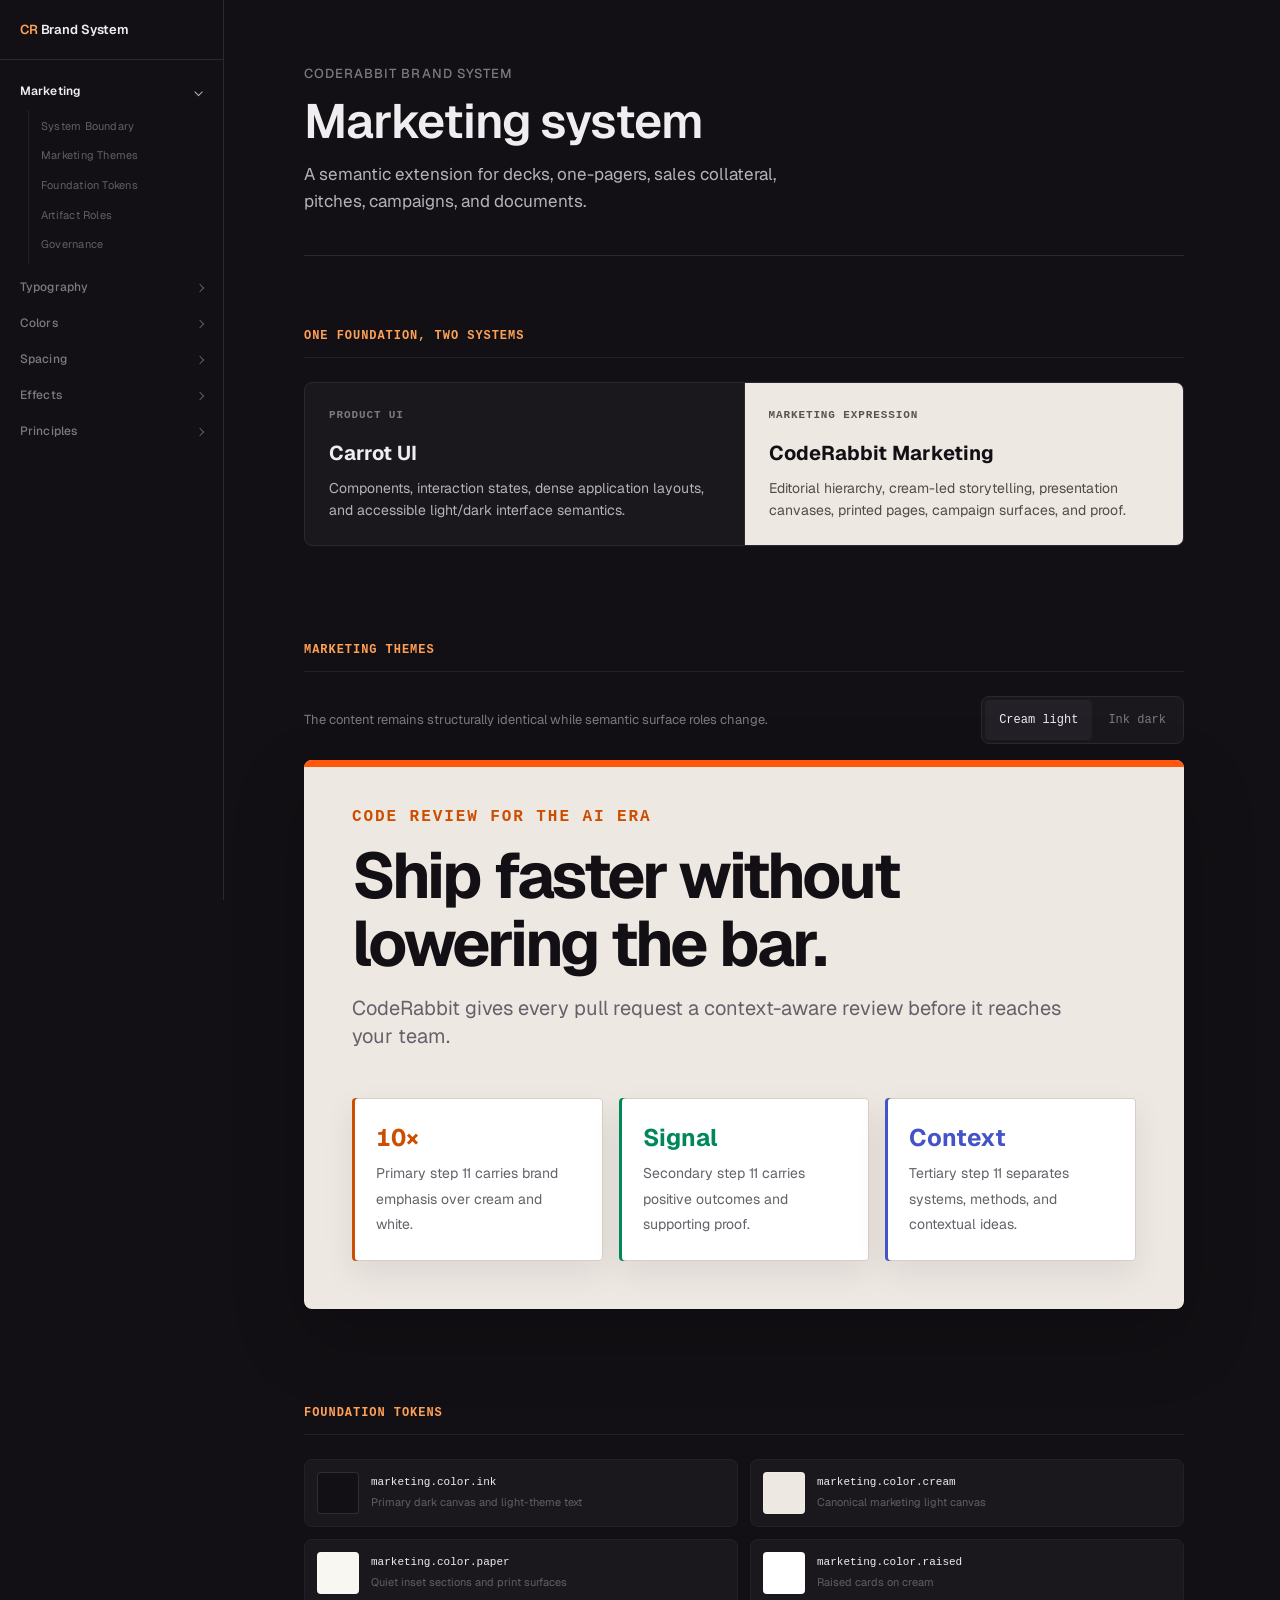
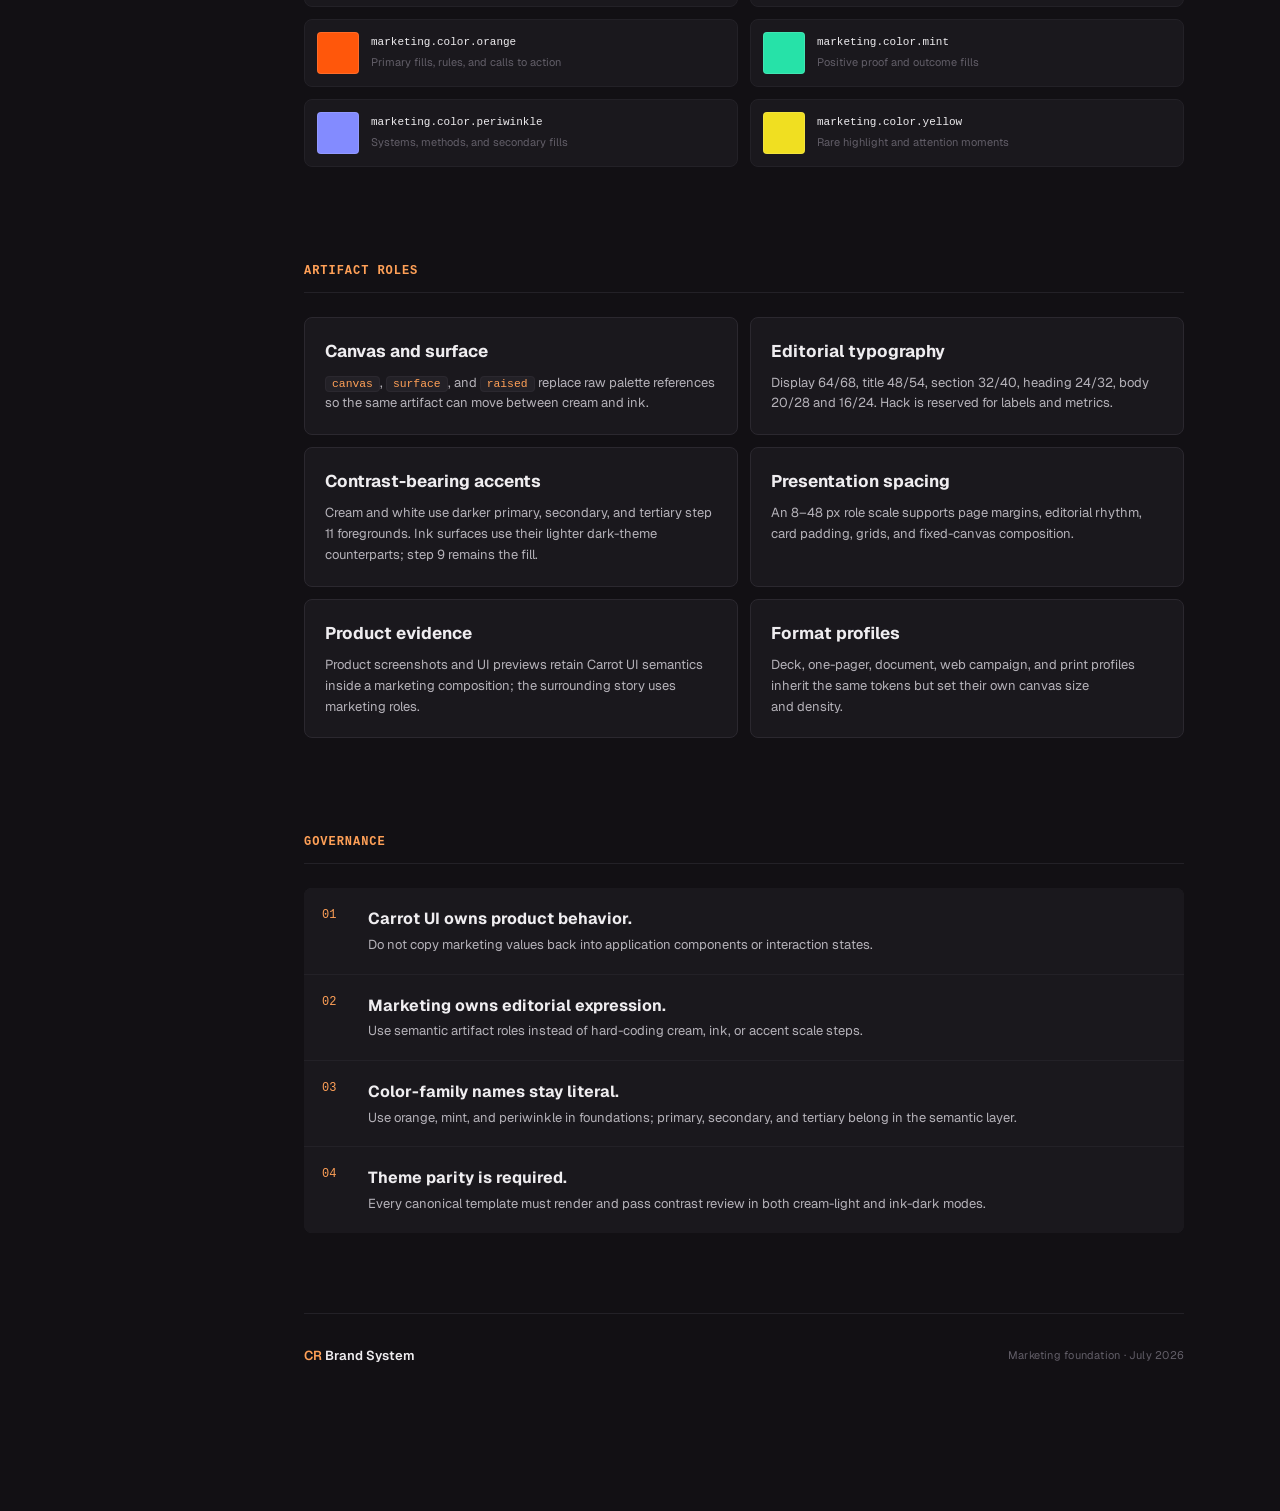
<file: marketing.html>
<!DOCTYPE html>
<html lang="en" data-theme="dark">
<head>
<meta charset="UTF-8">
<meta name="viewport" content="width=device-width, initial-scale=1.0">
<title>Marketing System — CodeRabbit Brand System</title>
<link rel="preconnect" href="https://fonts.googleapis.com">
<link rel="preconnect" href="https://fonts.gstatic.com" crossorigin>
<link rel="stylesheet" href="https://fonts.googleapis.com/css2?family=Geist:wght@100..900&display=swap">
<link rel="stylesheet" href="styles.css?v=20260721-1">
</head>
<body>

<nav class="left-nav" aria-label="Brand system">
  <div class="left-nav-brand"><span>CR</span> Brand System</div>
  <div class="left-nav-pages">
    <a class="left-nav-page active has-children" href="marketing.html" aria-current="page" aria-expanded="true">Marketing</a>
    <div class="left-nav-sections">
      <a class="left-nav-section-link" href="#boundary">System Boundary</a>
      <a class="left-nav-section-link" href="#themes">Marketing Themes</a>
      <a class="left-nav-section-link" href="#foundation">Foundation Tokens</a>
      <a class="left-nav-section-link" href="#roles">Artifact Roles</a>
      <a class="left-nav-section-link" href="#governance">Governance</a>
    </div>
    <a class="left-nav-page has-children" aria-expanded="false" href="typography.html">Typography</a>
    <a class="left-nav-page has-children" aria-expanded="false" href="colors.html">Colors</a>
    <a class="left-nav-page has-children" aria-expanded="false" href="spacing.html">Spacing</a>
    <a class="left-nav-page has-children" aria-expanded="false" href="effects.html">Effects</a>
    <a class="left-nav-page has-children" aria-expanded="false" href="principles.html">Principles</a>
  </div>
</nav>

<main class="main-content">
  <header class="page-header">
    <div class="overline">CodeRabbit Brand System</div>
    <h1 class="page-title">Marketing system</h1>
    <p class="page-subtitle">A semantic extension for decks, one-pagers, sales collateral, pitches, campaigns, and documents.</p>
  </header>

  <section class="section" id="boundary">
    <div class="section-label">One foundation, two systems</div>
    <div class="system-boundary">
      <article class="system-boundary-card">
        <div class="system-boundary-label">Product UI</div>
        <h3>Carrot UI</h3>
        <p>Components, interaction states, dense application layouts, and accessible light/dark interface semantics.</p>
      </article>
      <article class="system-boundary-card marketing">
        <div class="system-boundary-label">Marketing expression</div>
        <h3>CodeRabbit Marketing</h3>
        <p>Editorial hierarchy, cream-led storytelling, presentation canvases, printed pages, campaign surfaces, and proof.</p>
      </article>
    </div>
  </section>

  <section class="section" id="themes">
    <div class="section-label">Marketing themes</div>
    <div class="theme-toolbar">
      <p class="theme-toolbar-copy">The content remains structurally identical while semantic surface roles change.</p>
      <div class="theme-toggle" role="group" aria-label="Marketing preview theme">
        <button type="button" data-preview-theme="light" aria-pressed="true">Cream light</button>
        <button type="button" data-preview-theme="dark" aria-pressed="false">Ink dark</button>
      </div>
    </div>

    <div class="marketing-preview" id="marketing-preview" data-marketing-theme="light">
      <div class="marketing-eyebrow">Code review for the AI era</div>
      <h2>Ship faster without lowering the bar.</h2>
      <p class="marketing-lede">CodeRabbit gives every pull request a context-aware review before it reaches your team.</p>
      <div class="marketing-proof-grid">
        <article class="marketing-proof-card">
          <strong>10×</strong>
          <span>Primary step 11 carries brand emphasis over cream and white.</span>
        </article>
        <article class="marketing-proof-card">
          <strong>Signal</strong>
          <span>Secondary step 11 carries positive outcomes and supporting proof.</span>
        </article>
        <article class="marketing-proof-card">
          <strong>Context</strong>
          <span>Tertiary step 11 separates systems, methods, and contextual ideas.</span>
        </article>
      </div>
    </div>
  </section>

  <section class="section" id="foundation">
    <div class="section-label">Foundation tokens</div>
    <div class="marketing-token-grid">
      <div class="marketing-token">
        <span class="marketing-swatch" style="background:var(--marketing-ink)"></span>
        <div><div class="marketing-token-name">marketing.color.ink</div><div class="marketing-token-role">Primary dark canvas and light-theme text</div></div>
      </div>
      <div class="marketing-token">
        <span class="marketing-swatch" style="background:var(--marketing-cream)"></span>
        <div><div class="marketing-token-name">marketing.color.cream</div><div class="marketing-token-role">Canonical marketing light canvas</div></div>
      </div>
      <div class="marketing-token">
        <span class="marketing-swatch" style="background:var(--marketing-paper)"></span>
        <div><div class="marketing-token-name">marketing.color.paper</div><div class="marketing-token-role">Quiet inset sections and print surfaces</div></div>
      </div>
      <div class="marketing-token">
        <span class="marketing-swatch" style="background:var(--marketing-white)"></span>
        <div><div class="marketing-token-name">marketing.color.raised</div><div class="marketing-token-role">Raised cards on cream</div></div>
      </div>
      <div class="marketing-token">
        <span class="marketing-swatch" style="background:var(--marketing-orange)"></span>
        <div><div class="marketing-token-name">marketing.color.orange</div><div class="marketing-token-role">Primary fills, rules, and calls to action</div></div>
      </div>
      <div class="marketing-token">
        <span class="marketing-swatch" style="background:var(--marketing-mint)"></span>
        <div><div class="marketing-token-name">marketing.color.mint</div><div class="marketing-token-role">Positive proof and outcome fills</div></div>
      </div>
      <div class="marketing-token">
        <span class="marketing-swatch" style="background:var(--marketing-periwinkle)"></span>
        <div><div class="marketing-token-name">marketing.color.periwinkle</div><div class="marketing-token-role">Systems, methods, and secondary fills</div></div>
      </div>
      <div class="marketing-token">
        <span class="marketing-swatch" style="background:var(--marketing-yellow)"></span>
        <div><div class="marketing-token-name">marketing.color.yellow</div><div class="marketing-token-role">Rare highlight and attention moments</div></div>
      </div>
    </div>
  </section>

  <section class="section" id="roles">
    <div class="section-label">Artifact roles</div>
    <div class="role-grid">
      <article class="role-card">
        <h3>Canvas and surface</h3>
        <p><code>canvas</code>, <code>surface</code>, and <code>raised</code> replace raw palette references so the same artifact can move between cream and ink.</p>
      </article>
      <article class="role-card">
        <h3>Editorial typography</h3>
        <p>Display 64/68, title 48/54, section 32/40, heading 24/32, body 20/28 and 16/24. Hack is reserved for labels and metrics.</p>
      </article>
      <article class="role-card">
        <h3>Contrast-bearing accents</h3>
        <p>Cream and white use darker primary, secondary, and tertiary step 11 foregrounds. Ink surfaces use their lighter dark-theme counterparts; step 9 remains the fill.</p>
      </article>
      <article class="role-card">
        <h3>Presentation spacing</h3>
        <p>An 8–48 px role scale supports page margins, editorial rhythm, card padding, grids, and fixed-canvas composition.</p>
      </article>
      <article class="role-card">
        <h3>Product evidence</h3>
        <p>Product screenshots and UI previews retain Carrot UI semantics inside a marketing composition; the surrounding story uses marketing roles.</p>
      </article>
      <article class="role-card">
        <h3>Format profiles</h3>
        <p>Deck, one-pager, document, web campaign, and print profiles inherit the same tokens but set their own canvas size and density.</p>
      </article>
    </div>
  </section>

  <section class="section" id="governance">
    <div class="section-label">Governance</div>
    <div class="governance-list">
      <div class="governance-item"><div class="governance-number">01</div><div><strong>Carrot UI owns product behavior.</strong><p>Do not copy marketing values back into application components or interaction states.</p></div></div>
      <div class="governance-item"><div class="governance-number">02</div><div><strong>Marketing owns editorial expression.</strong><p>Use semantic artifact roles instead of hard-coding cream, ink, or accent scale steps.</p></div></div>
      <div class="governance-item"><div class="governance-number">03</div><div><strong>Color-family names stay literal.</strong><p>Use orange, mint, and periwinkle in foundations; primary, secondary, and tertiary belong in the semantic layer.</p></div></div>
      <div class="governance-item"><div class="governance-number">04</div><div><strong>Theme parity is required.</strong><p>Every canonical template must render and pass contrast review in both cream-light and ink-dark modes.</p></div></div>
    </div>
  </section>

  <footer class="site-footer">
    <div class="footer-brand"><span>CR</span> Brand System</div>
    <div class="footer-meta">Marketing foundation · July 2026</div>
  </footer>
</main>

<script>
  const preview = document.getElementById('marketing-preview');
  const themeButtons = document.querySelectorAll('[data-preview-theme]');

  themeButtons.forEach((button) => {
    button.addEventListener('click', () => {
      const theme = button.dataset.previewTheme;
      preview.dataset.marketingTheme = theme;
      themeButtons.forEach((candidate) => {
        candidate.setAttribute('aria-pressed', String(candidate === button));
      });
    });
  });
</script>
</body>
</html>
</file>
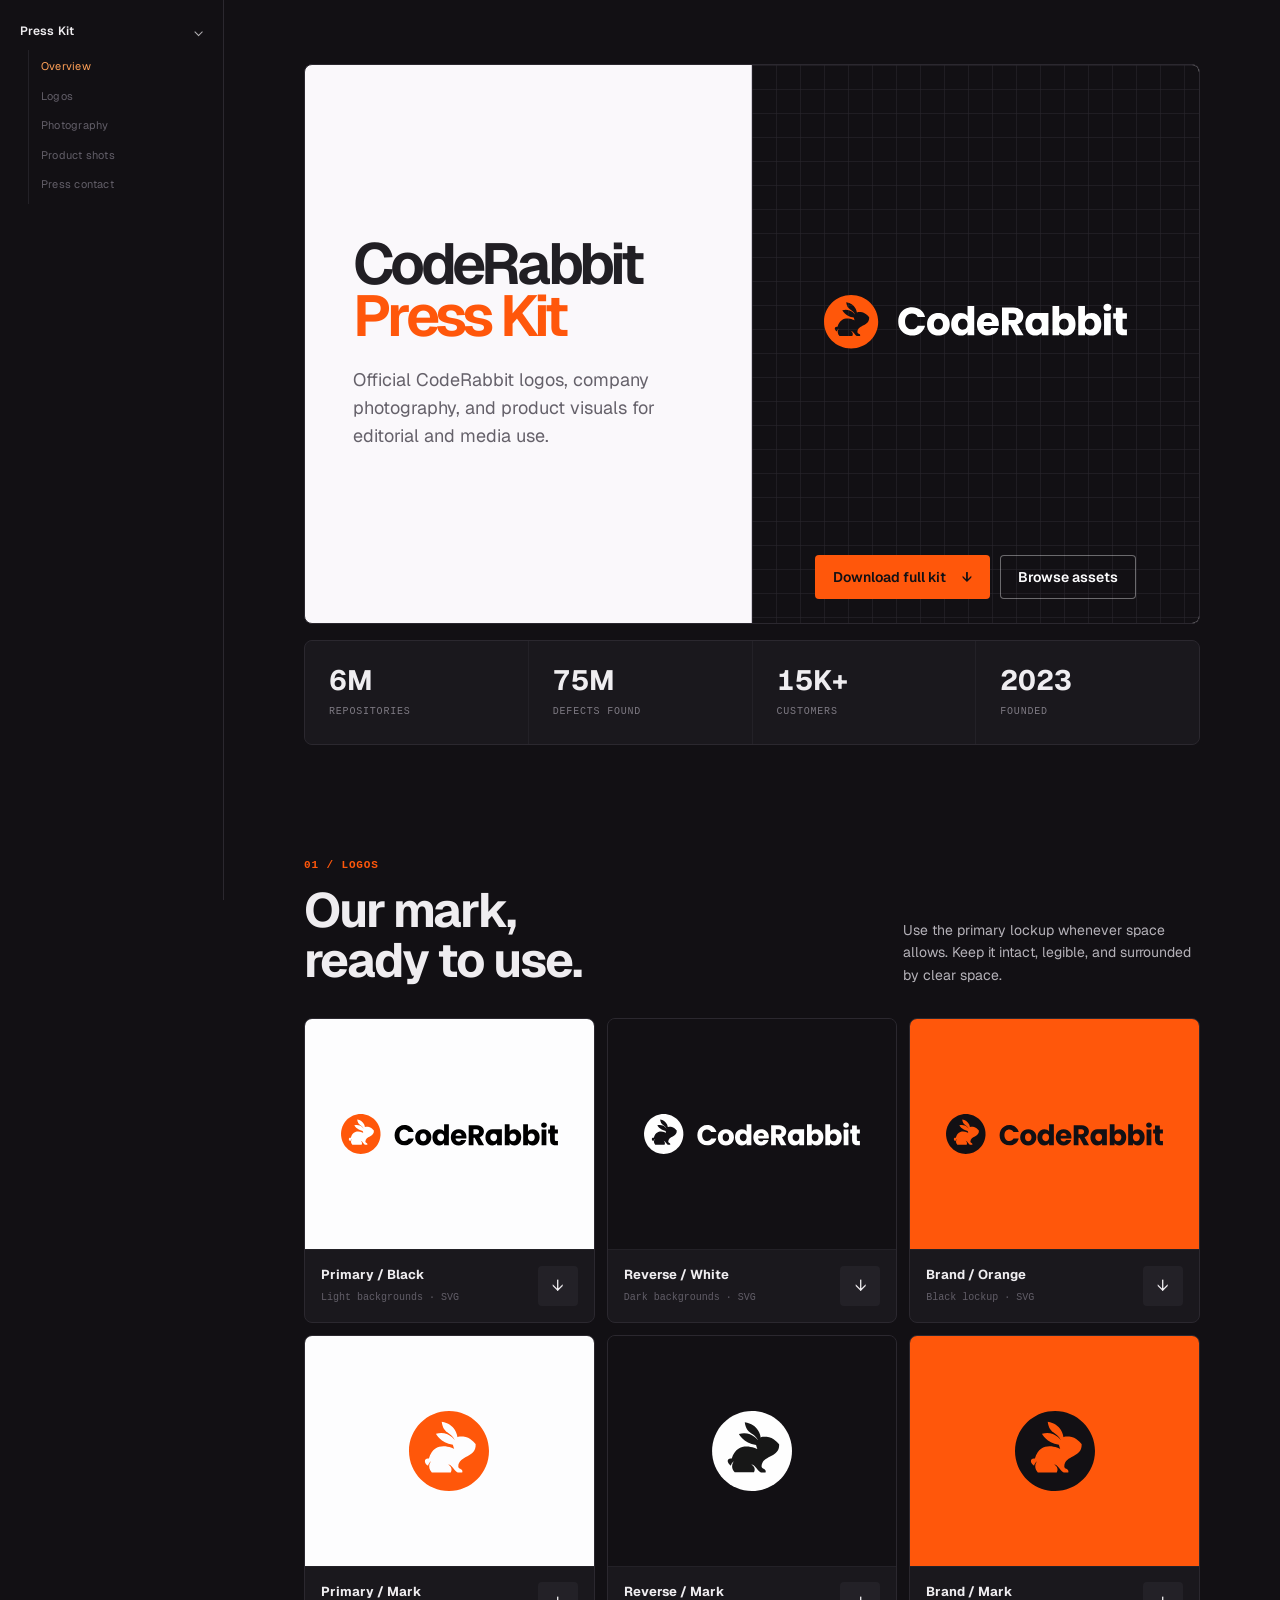
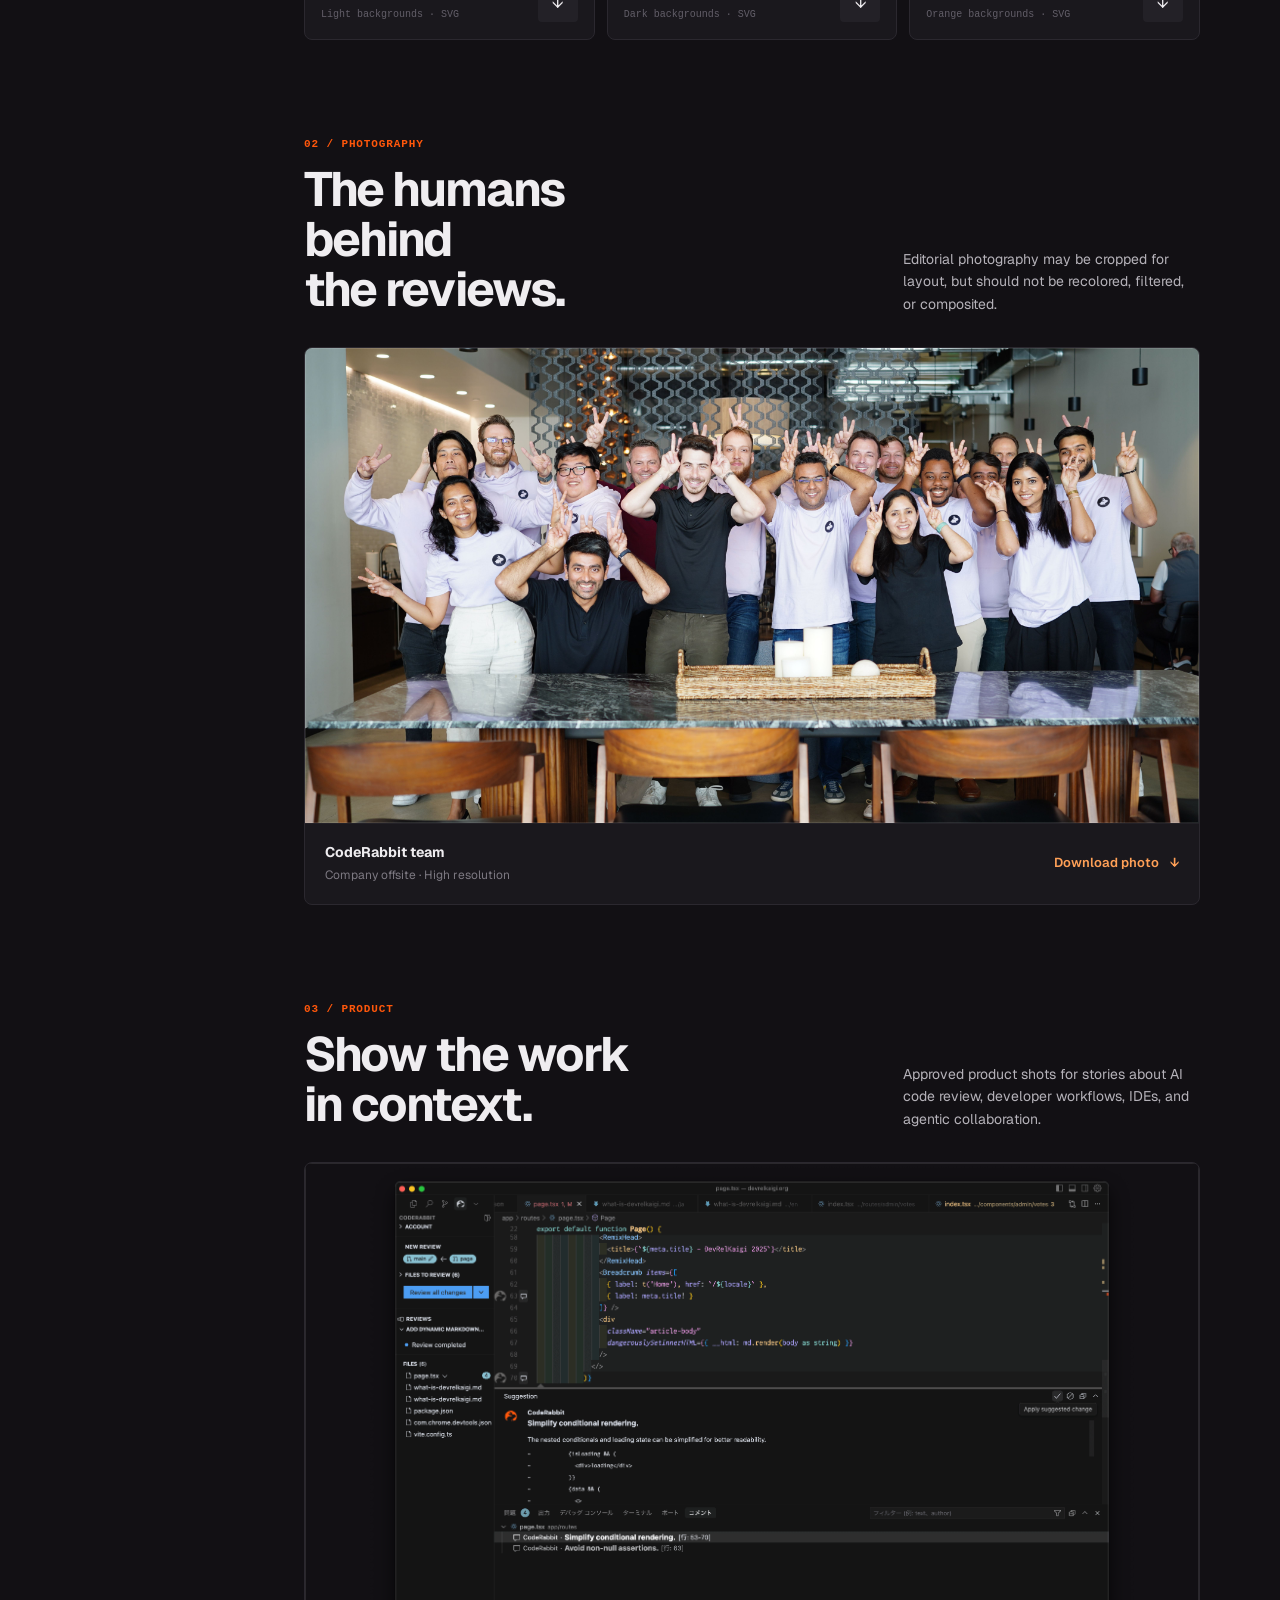
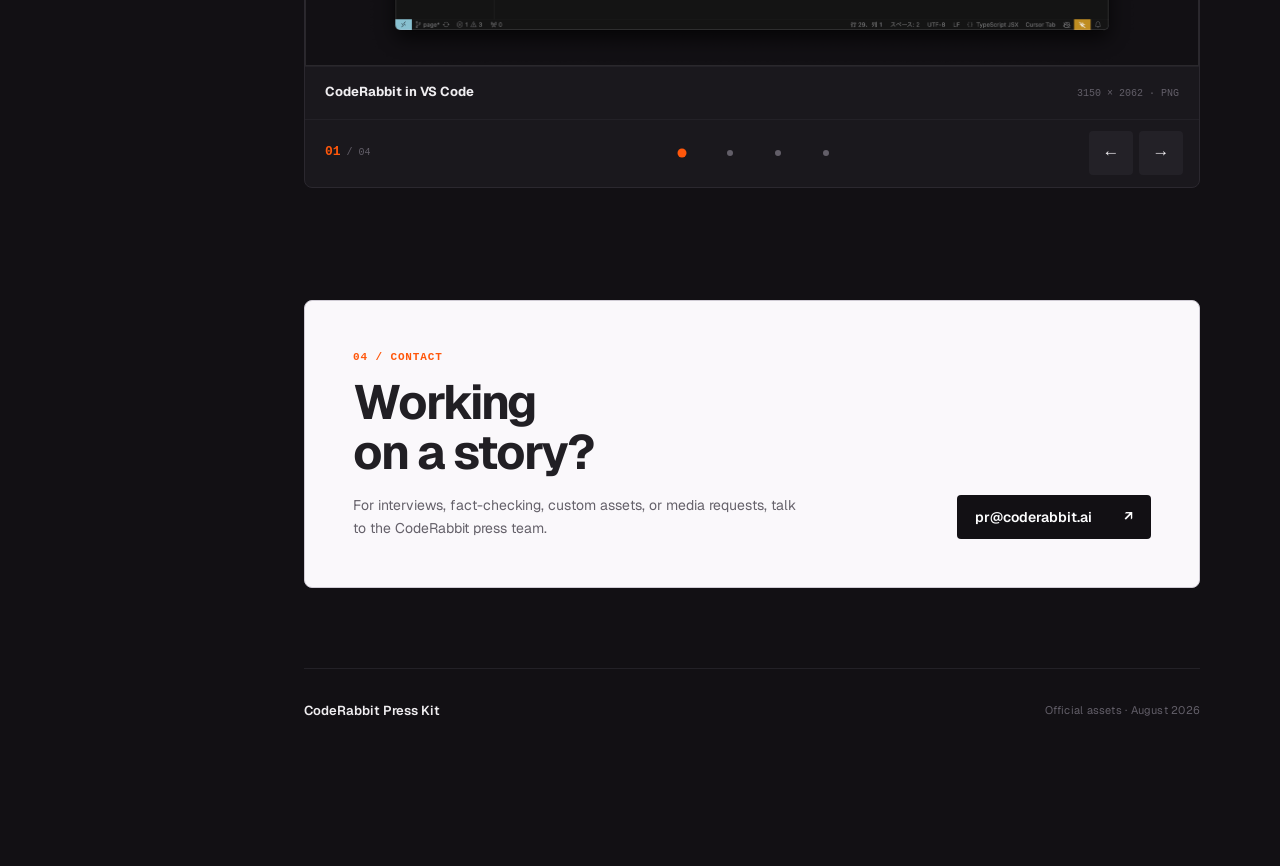
<file: press-kit.html>
<!DOCTYPE html>
<html lang="en" data-theme="dark">
<head>
<meta charset="UTF-8">
<meta name="viewport" content="width=device-width, initial-scale=1.0">
<title>CodeRabbit Press Kit</title>
<link rel="preconnect" href="https://fonts.googleapis.com">
<link rel="preconnect" href="https://fonts.gstatic.com" crossorigin>
<link rel="stylesheet" href="https://fonts.googleapis.com/css2?family=Geist:wght@100..900&display=swap">
<link rel="stylesheet" href="styles.css?v=20260806-8">
</head>
<body class="press-kit-page">

<nav class="left-nav" aria-label="Press kit">
  <div class="left-nav-pages">
    <a class="left-nav-page active has-children" href="press-kit.html" aria-current="page" aria-expanded="true">Press Kit</a>
    <div class="left-nav-sections">
      <a class="left-nav-section-link" href="#overview">Overview</a>
      <a class="left-nav-section-link" href="#logos">Logos</a>
      <a class="left-nav-section-link" href="#photos">Photography</a>
      <a class="left-nav-section-link" href="#product">Product shots</a>
      <a class="left-nav-section-link" href="#contact">Press contact</a>
    </div>
  </div>
</nav>

<main class="main-content press-main">
  <header class="press-hero" id="overview">
    <div class="press-hero-copy">
      <h1>CodeRabbit<br><em>Press Kit</em></h1>
      <p>Official CodeRabbit logos, company photography, and product visuals for editorial and media use.</p>
    </div>
    <div class="press-hero-art" aria-label="CodeRabbit press kit artwork">
      <img class="press-hero-logo" src="press-assets/coderabbit-primary-dark.svg" alt="CodeRabbit">
      <div class="press-actions">
        <a class="press-button press-button-primary" href="press-assets/coderabbit-press-kit.zip" download>Download full kit <span aria-hidden="true">↓</span></a>
        <a class="press-button press-button-secondary" href="#logos">Browse assets</a>
      </div>
    </div>
  </header>

  <section class="press-facts" aria-label="Company facts">
    <div><strong>6M</strong><span>repositories</span></div>
    <div><strong>75M</strong><span>defects found</span></div>
    <div><strong>15K+</strong><span>customers</span></div>
    <div><strong>2023</strong><span>founded</span></div>
  </section>

  <section class="section press-section" id="logos">
    <div class="press-section-heading">
      <div><div class="press-index">01 / Logos</div><h2>Our mark, ready to use.</h2></div>
      <p>Use the primary lockup whenever space allows. Keep it intact, legible, and surrounded by clear space.</p>
    </div>
    <div class="logo-asset-grid">
      <article class="logo-asset-card logo-asset-light">
        <div class="asset-preview"><img src="press-assets/coderabbit-primary-black.svg" alt="Black CodeRabbit logo"></div>
        <div class="asset-meta"><div><strong>Primary / Black</strong><span>Light backgrounds · SVG</span></div><a href="press-assets/coderabbit-primary-black.svg" download aria-label="Download primary black logo">↓</a></div>
      </article>
      <article class="logo-asset-card logo-asset-dark">
        <div class="asset-preview"><img src="press-assets/coderabbit-reverse-white.svg" alt="White CodeRabbit logo"></div>
        <div class="asset-meta"><div><strong>Reverse / White</strong><span>Dark backgrounds · SVG</span></div><a href="press-assets/coderabbit-reverse-white.svg" download aria-label="Download white logo">↓</a></div>
      </article>
      <article class="logo-asset-card logo-asset-orange">
        <div class="asset-preview"><img src="press-assets/coderabbit-orange-black.svg" alt="Black CodeRabbit logo"></div>
        <div class="asset-meta"><div><strong>Brand / Orange</strong><span>Black lockup · SVG</span></div><a href="press-assets/coderabbit-orange-black.svg" download aria-label="Download black logo">↓</a></div>
      </article>
    </div>
    <div class="logo-mark-grid" aria-label="Standalone CodeRabbit logo marks">
      <article class="logo-asset-card logo-asset-light">
        <div class="asset-preview"><img src="press-assets/coderabbit-mark-orange.svg" alt="Orange CodeRabbit logo mark"></div>
        <div class="asset-meta"><div><strong>Primary / Mark</strong><span>Light backgrounds · SVG</span></div><a href="press-assets/coderabbit-mark-orange.svg" download aria-label="Download orange CodeRabbit mark">↓</a></div>
      </article>
      <article class="logo-asset-card logo-asset-dark">
        <div class="asset-preview"><img src="press-assets/coderabbit-mark-white.svg" alt="White CodeRabbit logo mark"></div>
        <div class="asset-meta"><div><strong>Reverse / Mark</strong><span>Dark backgrounds · SVG</span></div><a href="press-assets/coderabbit-mark-white.svg" download aria-label="Download white CodeRabbit mark">↓</a></div>
      </article>
      <article class="logo-asset-card logo-asset-orange">
        <div class="asset-preview"><img src="press-assets/coderabbit-mark-black.svg" alt="Black CodeRabbit logo mark"></div>
        <div class="asset-meta"><div><strong>Brand / Mark</strong><span>Orange backgrounds · SVG</span></div><a href="press-assets/coderabbit-mark-black.svg" download aria-label="Download black CodeRabbit mark">↓</a></div>
      </article>
    </div>
  </section>

  <section class="section press-section" id="photos">
    <div class="press-section-heading">
      <div><div class="press-index">02 / Photography</div><h2>The humans behind the reviews.</h2></div>
      <p>Editorial photography may be cropped for layout, but should not be recolored, filtered, or composited.</p>
    </div>
    <figure class="photo-feature">
      <img src="press-assets/coderabbit-team.jpeg" alt="The CodeRabbit team together in an office">
      <figcaption><div><strong>CodeRabbit team</strong><span>Company offsite · High resolution</span></div><a href="press-assets/coderabbit-team.jpeg" download>Download photo <span aria-hidden="true">↓</span></a></figcaption>
    </figure>
  </section>

  <section class="section press-section" id="product">
    <div class="press-section-heading">
      <div><div class="press-index">03 / Product</div><h2>Show the work in context.</h2></div>
      <p>Approved product shots for stories about AI code review, developer workflows, IDEs, and agentic collaboration.</p>
    </div>
    <div class="product-carousel" aria-roledescription="carousel" aria-label="CodeRabbit product shots">
      <div class="product-carousel-viewport">
        <div class="product-carousel-track">
          <article class="product-carousel-slide" aria-roledescription="slide" aria-label="1 of 4">
            <a href="press-assets/coderabbit-vscode.png" download><img src="press-assets/coderabbit-vscode.png" alt="CodeRabbit review inside VS Code"><span aria-hidden="true">↓</span></a>
            <div><strong>CodeRabbit in VS Code</strong><span>3150 × 2062 · PNG</span></div>
          </article>
          <article class="product-carousel-slide" aria-roledescription="slide" aria-label="2 of 4" aria-hidden="true" inert>
            <a href="press-assets/coderabbit-codex.png" download><img src="press-assets/coderabbit-codex.png" alt="CodeRabbit plugin for Codex"><span aria-hidden="true">↓</span></a>
            <div><strong>CodeRabbit for Codex</strong><span>5760 × 3240 · PNG</span></div>
          </article>
          <article class="product-carousel-slide" aria-roledescription="slide" aria-label="3 of 4" aria-hidden="true" inert>
            <a href="press-assets/coderabbit-slack.png" download><img src="press-assets/coderabbit-slack.png" alt="CodeRabbit agent for Slack"><span aria-hidden="true">↓</span></a>
            <div><strong>CodeRabbit Agent for Slack</strong><span>3840 × 2180 · PNG</span></div>
          </article>
          <article class="product-carousel-slide" aria-roledescription="slide" aria-label="4 of 4" aria-hidden="true" inert>
            <a href="press-assets/coderabbit-plan.png" download><img src="press-assets/coderabbit-plan.png" alt="CodeRabbit Plan details and agent handoff interface"><span aria-hidden="true">↓</span></a>
            <div><strong>CodeRabbit Plan</strong><span>2880 × 1898 · PNG</span></div>
          </article>
        </div>
      </div>
      <div class="product-carousel-footer">
        <div class="product-carousel-count"><strong>01</strong><span>/ 04</span></div>
        <div class="product-carousel-dots" role="tablist" aria-label="Choose product shot">
          <button type="button" class="active" role="tab" aria-selected="true" aria-label="Show CodeRabbit in VS Code"></button>
          <button type="button" role="tab" aria-selected="false" aria-label="Show CodeRabbit for Codex"></button>
          <button type="button" role="tab" aria-selected="false" aria-label="Show CodeRabbit Agent for Slack"></button>
          <button type="button" role="tab" aria-selected="false" aria-label="Show CodeRabbit Plan"></button>
        </div>
        <div class="product-carousel-controls">
          <button type="button" data-carousel-direction="previous" aria-label="Previous product shot">←</button>
          <button type="button" data-carousel-direction="next" aria-label="Next product shot">→</button>
        </div>
      </div>
    </div>
  </section>

  <section class="press-contact" id="contact">
    <div><div class="press-index">04 / Contact</div><h2>Working on a story?</h2><p>For interviews, fact-checking, custom assets, or media requests, talk to the CodeRabbit press team.</p></div>
    <a href="mailto:pr@coderabbit.ai">pr@coderabbit.ai <span aria-hidden="true">↗</span></a>
  </section>

  <footer class="site-footer">
    <div class="footer-brand">CodeRabbit Press Kit</div>
    <div class="footer-meta">Official assets · August 2026</div>
  </footer>
</main>

<script>
  const links = document.querySelectorAll('.left-nav-section-link');
  const sections = [...links].map((link) => ({ link, section: document.querySelector(link.getAttribute('href')) })).filter((item) => item.section);
  if (sections[0]) sections[0].link.classList.add('active');
  const observer = new IntersectionObserver((entries) => {
    entries.forEach((entry) => {
      if (!entry.isIntersecting) return;
      links.forEach((link) => link.classList.remove('active'));
      const current = sections.find((item) => item.section === entry.target);
      if (current) current.link.classList.add('active');
    });
  }, { rootMargin: '-20% 0px -68% 0px' });
  sections.forEach((item) => observer.observe(item.section));

  const carousel = document.querySelector('.product-carousel');
  const carouselTrack = carousel.querySelector('.product-carousel-track');
  const carouselSlides = [...carousel.querySelectorAll('.product-carousel-slide')];
  const carouselDots = [...carousel.querySelectorAll('.product-carousel-dots button')];
  const carouselCount = carousel.querySelector('.product-carousel-count strong');
  let carouselIndex = 0;

  function showProductShot(index) {
    carouselIndex = (index + carouselSlides.length) % carouselSlides.length;
    carouselTrack.style.transform = `translateX(-${carouselIndex * 100}%)`;
    carouselSlides.forEach((slide, slideIndex) => {
      const hidden = slideIndex !== carouselIndex;
      slide.setAttribute('aria-hidden', String(hidden));
      slide.toggleAttribute('inert', hidden);
    });
    carouselDots.forEach((dot, dotIndex) => {
      const selected = dotIndex === carouselIndex;
      dot.classList.toggle('active', selected);
      dot.setAttribute('aria-selected', String(selected));
    });
    carouselCount.textContent = String(carouselIndex + 1).padStart(2, '0');
  }

  carouselDots.forEach((dot, index) => dot.addEventListener('click', () => showProductShot(index)));
  carousel.querySelector('[data-carousel-direction="previous"]').addEventListener('click', () => showProductShot(carouselIndex - 1));
  carousel.querySelector('[data-carousel-direction="next"]').addEventListener('click', () => showProductShot(carouselIndex + 1));
</script>
</body>
</html>
</file>
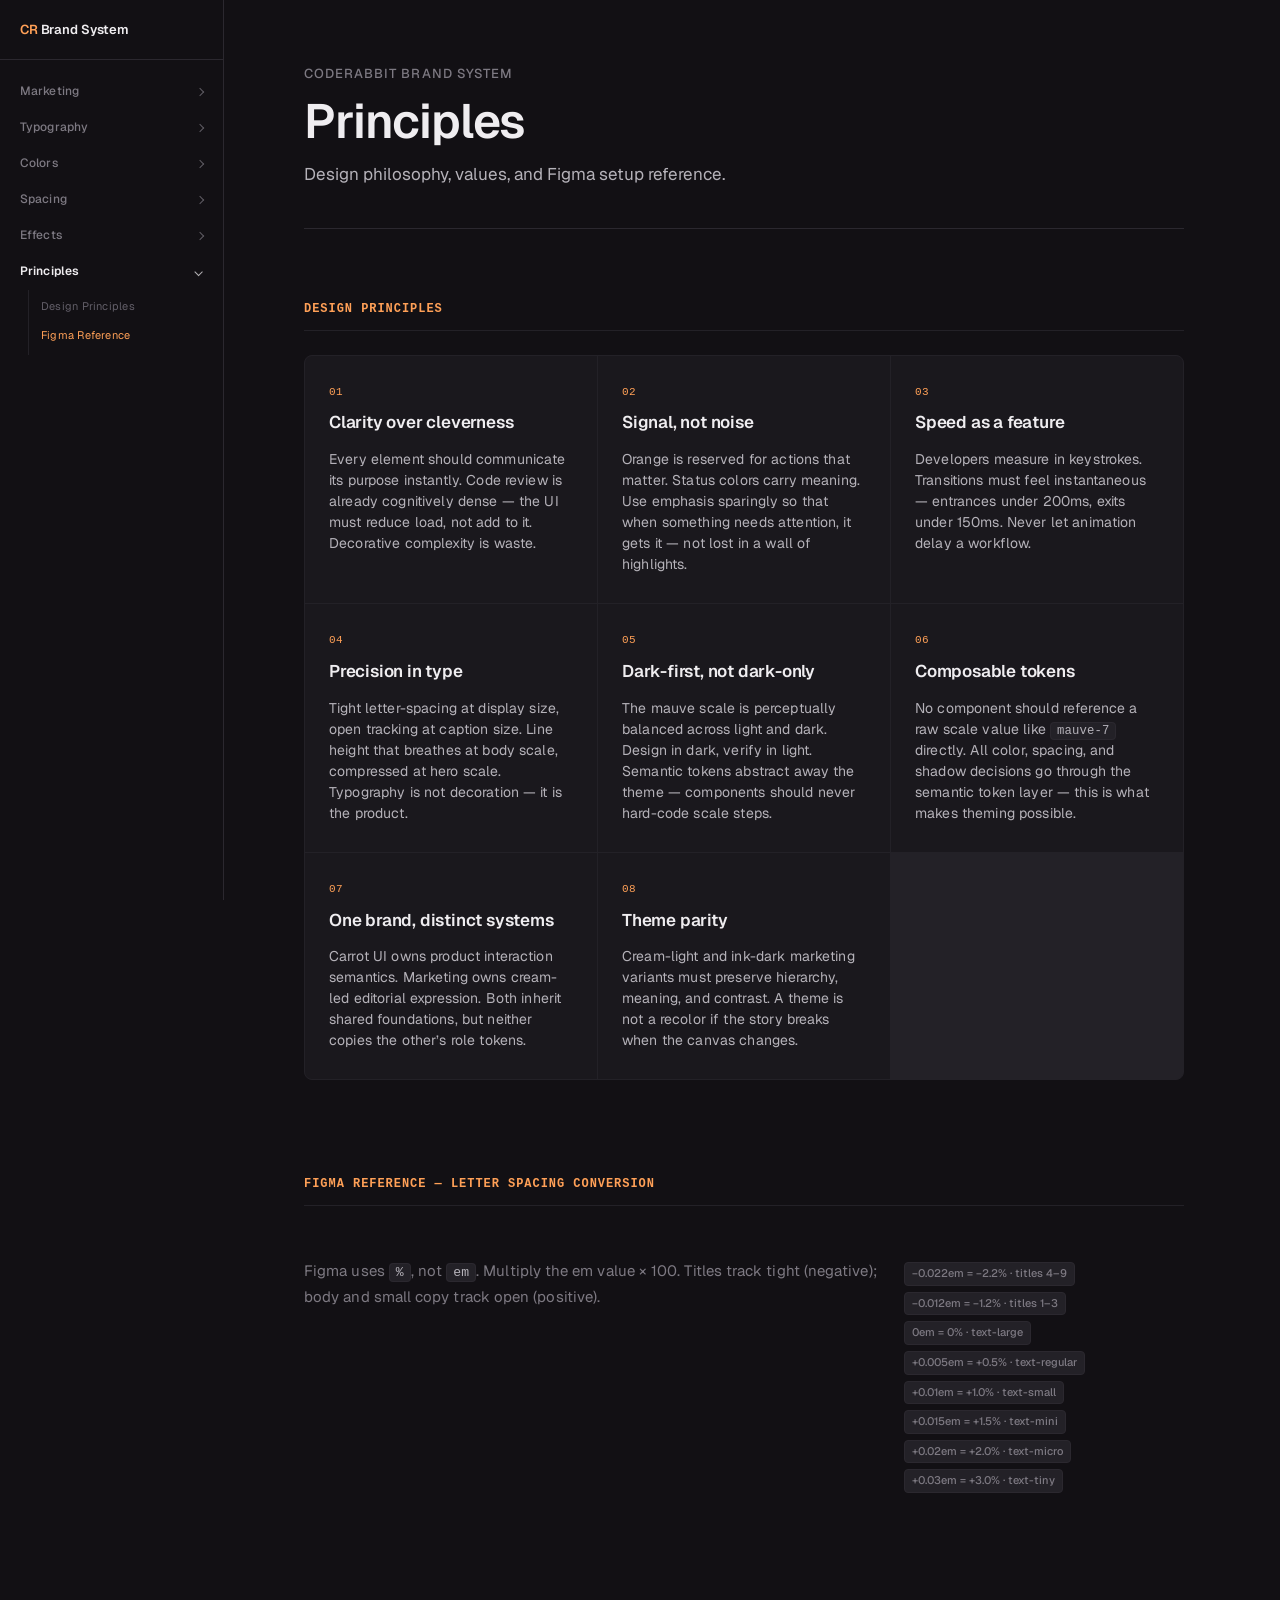
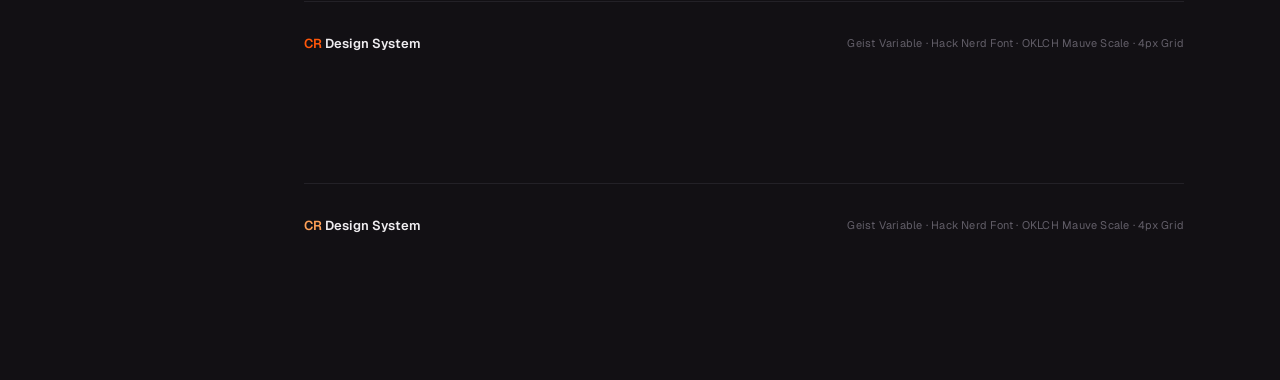
<file: principles.html>
<!DOCTYPE html>
<html lang="en" data-theme="dark">
<head>
<meta charset="UTF-8">
<meta name="viewport" content="width=device-width, initial-scale=1.0">
<title>Principles — CodeRabbit Brand System</title>
<link rel="preconnect" href="https://fonts.googleapis.com">
<link rel="preconnect" href="https://fonts.gstatic.com" crossorigin>
<link rel="stylesheet" href="https://fonts.googleapis.com/css2?family=Geist:wght@100..900&display=swap">
<link rel="stylesheet" href="styles.css?v=20260721-1">
</head>
<body>

<nav class="left-nav">
  <div class="left-nav-brand"><span>CR</span> Brand System</div>
  <div class="left-nav-pages">
    <a class="left-nav-page has-children" aria-expanded="false" href="marketing.html">Marketing</a>
    <a class="left-nav-page has-children" aria-expanded="false" href="typography.html">Typography</a>
    <a class="left-nav-page has-children" aria-expanded="false" href="colors.html">Colors</a>
    <a class="left-nav-page has-children" aria-expanded="false" href="spacing.html">Spacing</a>
    <a class="left-nav-page has-children" aria-expanded="false" href="effects.html">Effects</a>
    <a class="left-nav-page active has-children" href="principles.html" aria-current="page" aria-expanded="true">Principles</a>
    <div class="left-nav-sections">
      <a class="left-nav-section-link" href="#principles">Design Principles</a>
      <a class="left-nav-section-link" href="#figma-ref">Figma Reference</a>
    </div>
  </div>
</nav>


<main class="main-content">

<header class="page-header">
  <div class="overline">CodeRabbit Brand System</div>
  <h1 class="page-title">Principles</h1>
  <p class="page-subtitle">Design philosophy, values, and Figma setup reference.</p>
</header>

<!-- ─── Design Principles ─────────────────────────────────────────── -->
<section class="section" id="principles">
  <div class="section-label">Design Principles</div>

  <div class="principles-grid">
    <div class="principle-card">
      <div class="principle-number">01</div>
      <div class="principle-title">Clarity over cleverness</div>
      <div class="principle-desc">Every element should communicate its purpose instantly. Code review is already cognitively dense — the UI must reduce load, not add to it. Decorative complexity is waste.</div>
    </div>
    <div class="principle-card">
      <div class="principle-number">02</div>
      <div class="principle-title">Signal, not noise</div>
      <div class="principle-desc">Orange is reserved for actions that matter. Status colors carry meaning. Use emphasis sparingly so that when something needs attention, it gets it — not lost in a wall of highlights.</div>
    </div>
    <div class="principle-card">
      <div class="principle-number">03</div>
      <div class="principle-title">Speed as a feature</div>
      <div class="principle-desc">Developers measure in keystrokes. Transitions must feel instantaneous — entrances under 200ms, exits under 150ms. Never let animation delay a workflow.</div>
    </div>
    <div class="principle-card">
      <div class="principle-number">04</div>
      <div class="principle-title">Precision in type</div>
      <div class="principle-desc">Tight letter-spacing at display size, open tracking at caption size. Line height that breathes at body scale, compressed at hero scale. Typography is not decoration — it is the product.</div>
    </div>
    <div class="principle-card">
      <div class="principle-number">05</div>
      <div class="principle-title">Dark-first, not dark-only</div>
      <div class="principle-desc">The mauve scale is perceptually balanced across light and dark. Design in dark, verify in light. Semantic tokens abstract away the theme — components should never hard-code scale steps.</div>
    </div>
    <div class="principle-card">
      <div class="principle-number">06</div>
      <div class="principle-title">Composable tokens</div>
      <div class="principle-desc">No component should reference a raw scale value like <code>mauve-7</code> directly. All color, spacing, and shadow decisions go through the semantic token layer — this is what makes theming possible.</div>
    </div>
    <div class="principle-card">
      <div class="principle-number">07</div>
      <div class="principle-title">One brand, distinct systems</div>
      <div class="principle-desc">Carrot UI owns product interaction semantics. Marketing owns cream-led editorial expression. Both inherit shared foundations, but neither copies the other’s role tokens.</div>
    </div>
    <div class="principle-card">
      <div class="principle-number">08</div>
      <div class="principle-title">Theme parity</div>
      <div class="principle-desc">Cream-light and ink-dark marketing variants must preserve hierarchy, meaning, and contrast. A theme is not a recolor if the story breaks when the canvas changes.</div>
    </div>
  </div>
</section>


<!-- ─── Figma Reference ──────────────────────────────────────────── -->
<section class="section" id="figma-ref">
  <div class="section-label">Figma Reference — Letter Spacing Conversion</div>

  <div class="type-row">
    <div class="type-sample"><span class="text-regular" style="color: var(--color-text-tertiary);">Figma uses <code>%</code>, not <code>em</code>. Multiply the em value × 100. Titles track tight (negative); body and small copy track open (positive).</span></div>
    <div class="type-meta">
      <div class="meta-row">
        <span class="meta-pill">−0.022em = −2.2% · titles 4–9</span>
        <span class="meta-pill">−0.012em = −1.2% · titles 1–3</span>
      </div>
      <div class="meta-row">
        <span class="meta-pill">0em = 0% · text-large</span>
        <span class="meta-pill">+0.005em = +0.5% · text-regular</span>
        <span class="meta-pill">+0.01em = +1.0% · text-small</span>
      </div>
      <div class="meta-row">
        <span class="meta-pill">+0.015em = +1.5% · text-mini</span>
        <span class="meta-pill">+0.02em = +2.0% · text-micro</span>
        <span class="meta-pill">+0.03em = +3.0% · text-tiny</span>
      </div>
    </div>
  </div>
</section>


<!-- ─── Footer ────────────────────────────────────────────────────── -->
<footer class="site-footer">
  <div class="footer-brand"><span style="color:#ff570a;">CR</span> Design System</div>
  <div class="footer-meta">Geist Variable · Hack Nerd Font · OKLCH Mauve Scale · 4px Grid</div>
</footer>

</body>


<footer class="site-footer">
  <div class="footer-brand"><span>CR</span> Design System</div>
  <div class="footer-meta">Geist Variable · Hack Nerd Font · OKLCH Mauve Scale · 4px Grid</div>
</footer>

</main>


<script>
(function() {
  var links = document.querySelectorAll('.left-nav-section-link');
  var sections = [];
  links.forEach(function(a) {
    var id = a.getAttribute('href').replace('#','');
    var el = document.getElementById(id);
    if (el) sections.push({ el: el, a: a });
  });
  if (!sections.length) return;
  if (sections[0]) sections[0].a.classList.add('active');
  var io = new IntersectionObserver(function(entries) {
    entries.forEach(function(entry) {
      if (!entry.isIntersecting) return;
      links.forEach(function(l) { l.classList.remove('active'); });
      var match = sections.find(function(s) { return s.el === entry.target; });
      if (match) match.a.classList.add('active');
    });
  }, { rootMargin: '-10% 0px -80% 0px' });
  sections.forEach(function(s) { io.observe(s.el); });
})();
</script>
</body>
</html>
</file>
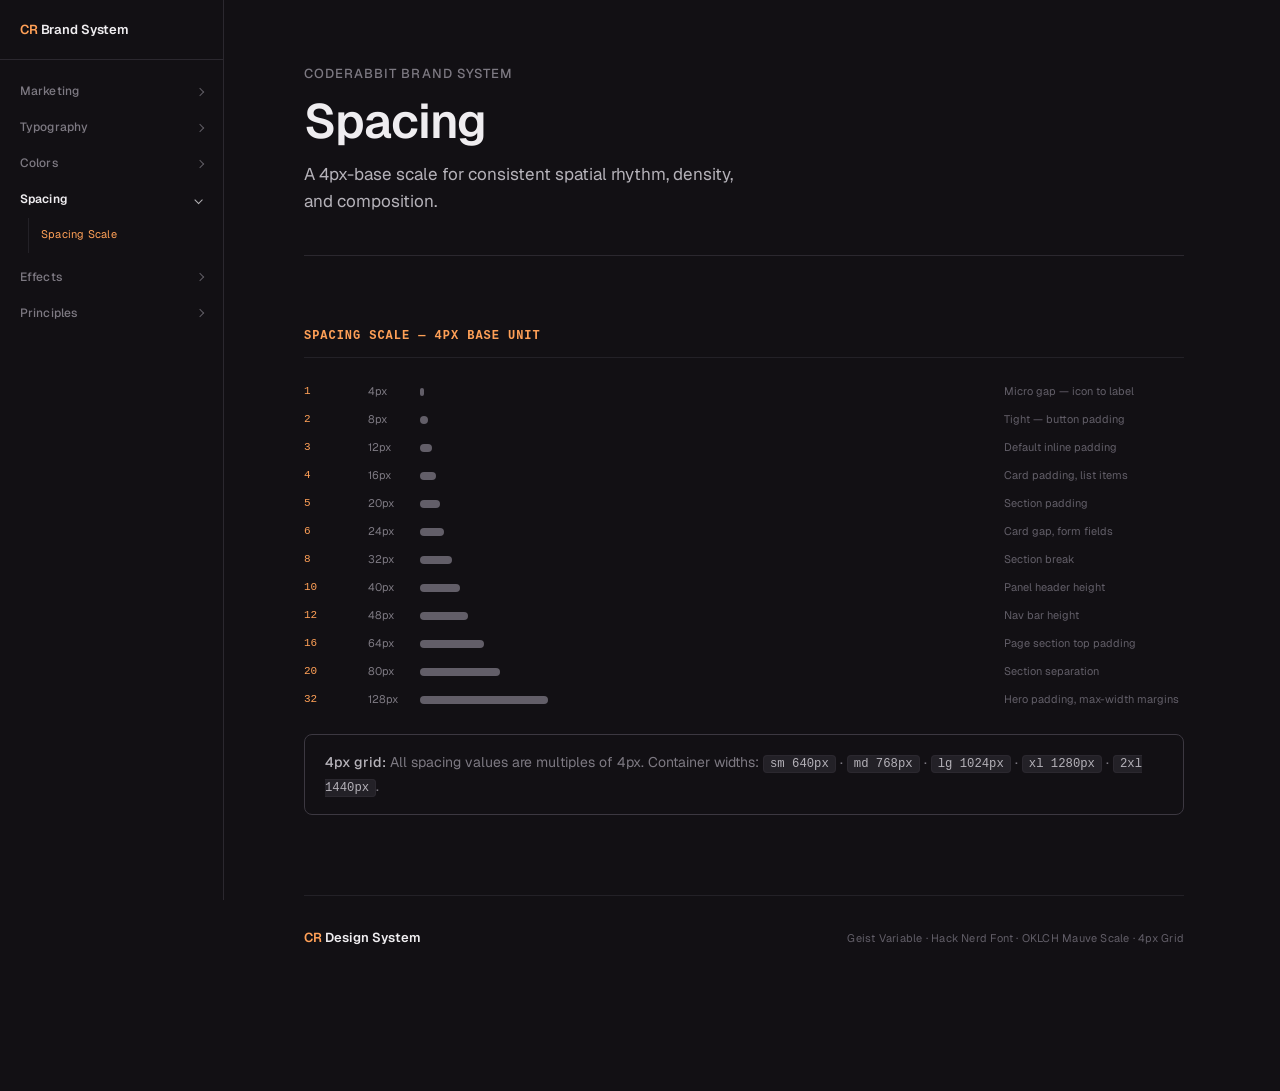
<file: spacing.html>
<!DOCTYPE html>
<html lang="en" data-theme="dark">
<head>
<meta charset="UTF-8">
<meta name="viewport" content="width=device-width, initial-scale=1.0">
<title>Spacing — CodeRabbit Brand System</title>
<link rel="preconnect" href="https://fonts.googleapis.com">
<link rel="preconnect" href="https://fonts.gstatic.com" crossorigin>
<link rel="stylesheet" href="https://fonts.googleapis.com/css2?family=Geist:wght@100..900&display=swap">
<link rel="stylesheet" href="styles.css?v=20260721-1">
</head>
<body>

<nav class="left-nav">
  <div class="left-nav-brand"><span>CR</span> Brand System</div>
  <div class="left-nav-pages">
    <a class="left-nav-page has-children" aria-expanded="false" href="marketing.html">Marketing</a>
    <a class="left-nav-page has-children" aria-expanded="false" href="typography.html">Typography</a>
    <a class="left-nav-page has-children" aria-expanded="false" href="colors.html">Colors</a>
    <a class="left-nav-page active has-children" href="spacing.html" aria-current="page" aria-expanded="true">Spacing</a>
    <div class="left-nav-sections">
      <a class="left-nav-section-link" href="#spacing">Spacing Scale</a>
    </div>
    <a class="left-nav-page has-children" aria-expanded="false" href="effects.html">Effects</a>
    <a class="left-nav-page has-children" aria-expanded="false" href="principles.html">Principles</a>
  </div>
</nav>


<main class="main-content">

<header class="page-header">
  <div class="overline">CodeRabbit Brand System</div>
  <h1 class="page-title">Spacing</h1>
  <p class="page-subtitle">A 4px-base scale for consistent spatial rhythm, density, and composition.</p>
</header>

<!-- ─── Spacing ───────────────────────────────────────────────────── -->
<section class="section" id="spacing">
  <div class="section-label">Spacing Scale — 4px Base Unit</div>

  <div class="spacing-grid">
    <div class="spacing-row">
      <div class="spacing-label">1</div>
      <div class="spacing-px">4px</div>
      <div class="spacing-bar-wrap"><div class="spacing-bar" style="width: 4px;"></div></div>
      <div class="spacing-desc">Micro gap — icon to label</div>
    </div>
    <div class="spacing-row">
      <div class="spacing-label">2</div>
      <div class="spacing-px">8px</div>
      <div class="spacing-bar-wrap"><div class="spacing-bar" style="width: 8px;"></div></div>
      <div class="spacing-desc">Tight — button padding</div>
    </div>
    <div class="spacing-row">
      <div class="spacing-label">3</div>
      <div class="spacing-px">12px</div>
      <div class="spacing-bar-wrap"><div class="spacing-bar" style="width: 12px;"></div></div>
      <div class="spacing-desc">Default inline padding</div>
    </div>
    <div class="spacing-row">
      <div class="spacing-label">4</div>
      <div class="spacing-px">16px</div>
      <div class="spacing-bar-wrap"><div class="spacing-bar" style="width: 16px;"></div></div>
      <div class="spacing-desc">Card padding, list items</div>
    </div>
    <div class="spacing-row">
      <div class="spacing-label">5</div>
      <div class="spacing-px">20px</div>
      <div class="spacing-bar-wrap"><div class="spacing-bar" style="width: 20px;"></div></div>
      <div class="spacing-desc">Section padding</div>
    </div>
    <div class="spacing-row">
      <div class="spacing-label">6</div>
      <div class="spacing-px">24px</div>
      <div class="spacing-bar-wrap"><div class="spacing-bar" style="width: 24px;"></div></div>
      <div class="spacing-desc">Card gap, form fields</div>
    </div>
    <div class="spacing-row">
      <div class="spacing-label">8</div>
      <div class="spacing-px">32px</div>
      <div class="spacing-bar-wrap"><div class="spacing-bar" style="width: 32px;"></div></div>
      <div class="spacing-desc">Section break</div>
    </div>
    <div class="spacing-row">
      <div class="spacing-label">10</div>
      <div class="spacing-px">40px</div>
      <div class="spacing-bar-wrap"><div class="spacing-bar" style="width: 40px;"></div></div>
      <div class="spacing-desc">Panel header height</div>
    </div>
    <div class="spacing-row">
      <div class="spacing-label">12</div>
      <div class="spacing-px">48px</div>
      <div class="spacing-bar-wrap"><div class="spacing-bar" style="width: 48px;"></div></div>
      <div class="spacing-desc">Nav bar height</div>
    </div>
    <div class="spacing-row">
      <div class="spacing-label">16</div>
      <div class="spacing-px">64px</div>
      <div class="spacing-bar-wrap"><div class="spacing-bar" style="width: 64px;"></div></div>
      <div class="spacing-desc">Page section top padding</div>
    </div>
    <div class="spacing-row">
      <div class="spacing-label">20</div>
      <div class="spacing-px">80px</div>
      <div class="spacing-bar-wrap"><div class="spacing-bar" style="width: 80px;"></div></div>
      <div class="spacing-desc">Section separation</div>
    </div>
    <div class="spacing-row">
      <div class="spacing-label">32</div>
      <div class="spacing-px">128px</div>
      <div class="spacing-bar-wrap"><div class="spacing-bar" style="width: 128px;"></div></div>
      <div class="spacing-desc">Hero padding, max-width margins</div>
    </div>
  </div>

  <div class="note-box" style="margin-top: 24px;">
    <strong>4px grid:</strong> All spacing values are multiples of 4px. Container widths: <code>sm 640px</code> · <code>md 768px</code> · <code>lg 1024px</code> · <code>xl 1280px</code> · <code>2xl 1440px</code>.
  </div>
</section>


<footer class="site-footer">
  <div class="footer-brand"><span>CR</span> Design System</div>
  <div class="footer-meta">Geist Variable · Hack Nerd Font · OKLCH Mauve Scale · 4px Grid</div>
</footer>

</main>


<script>
(function() {
  var links = document.querySelectorAll('.left-nav-section-link');
  var sections = [];
  links.forEach(function(a) {
    var id = a.getAttribute('href').replace('#','');
    var el = document.getElementById(id);
    if (el) sections.push({ el: el, a: a });
  });
  if (!sections.length) return;
  if (sections[0]) sections[0].a.classList.add('active');
  var io = new IntersectionObserver(function(entries) {
    entries.forEach(function(entry) {
      if (!entry.isIntersecting) return;
      links.forEach(function(l) { l.classList.remove('active'); });
      var match = sections.find(function(s) { return s.el === entry.target; });
      if (match) match.a.classList.add('active');
    });
  }, { rootMargin: '-10% 0px -80% 0px' });
  sections.forEach(function(s) { io.observe(s.el); });
})();
</script>
</body>
</html>
</file>
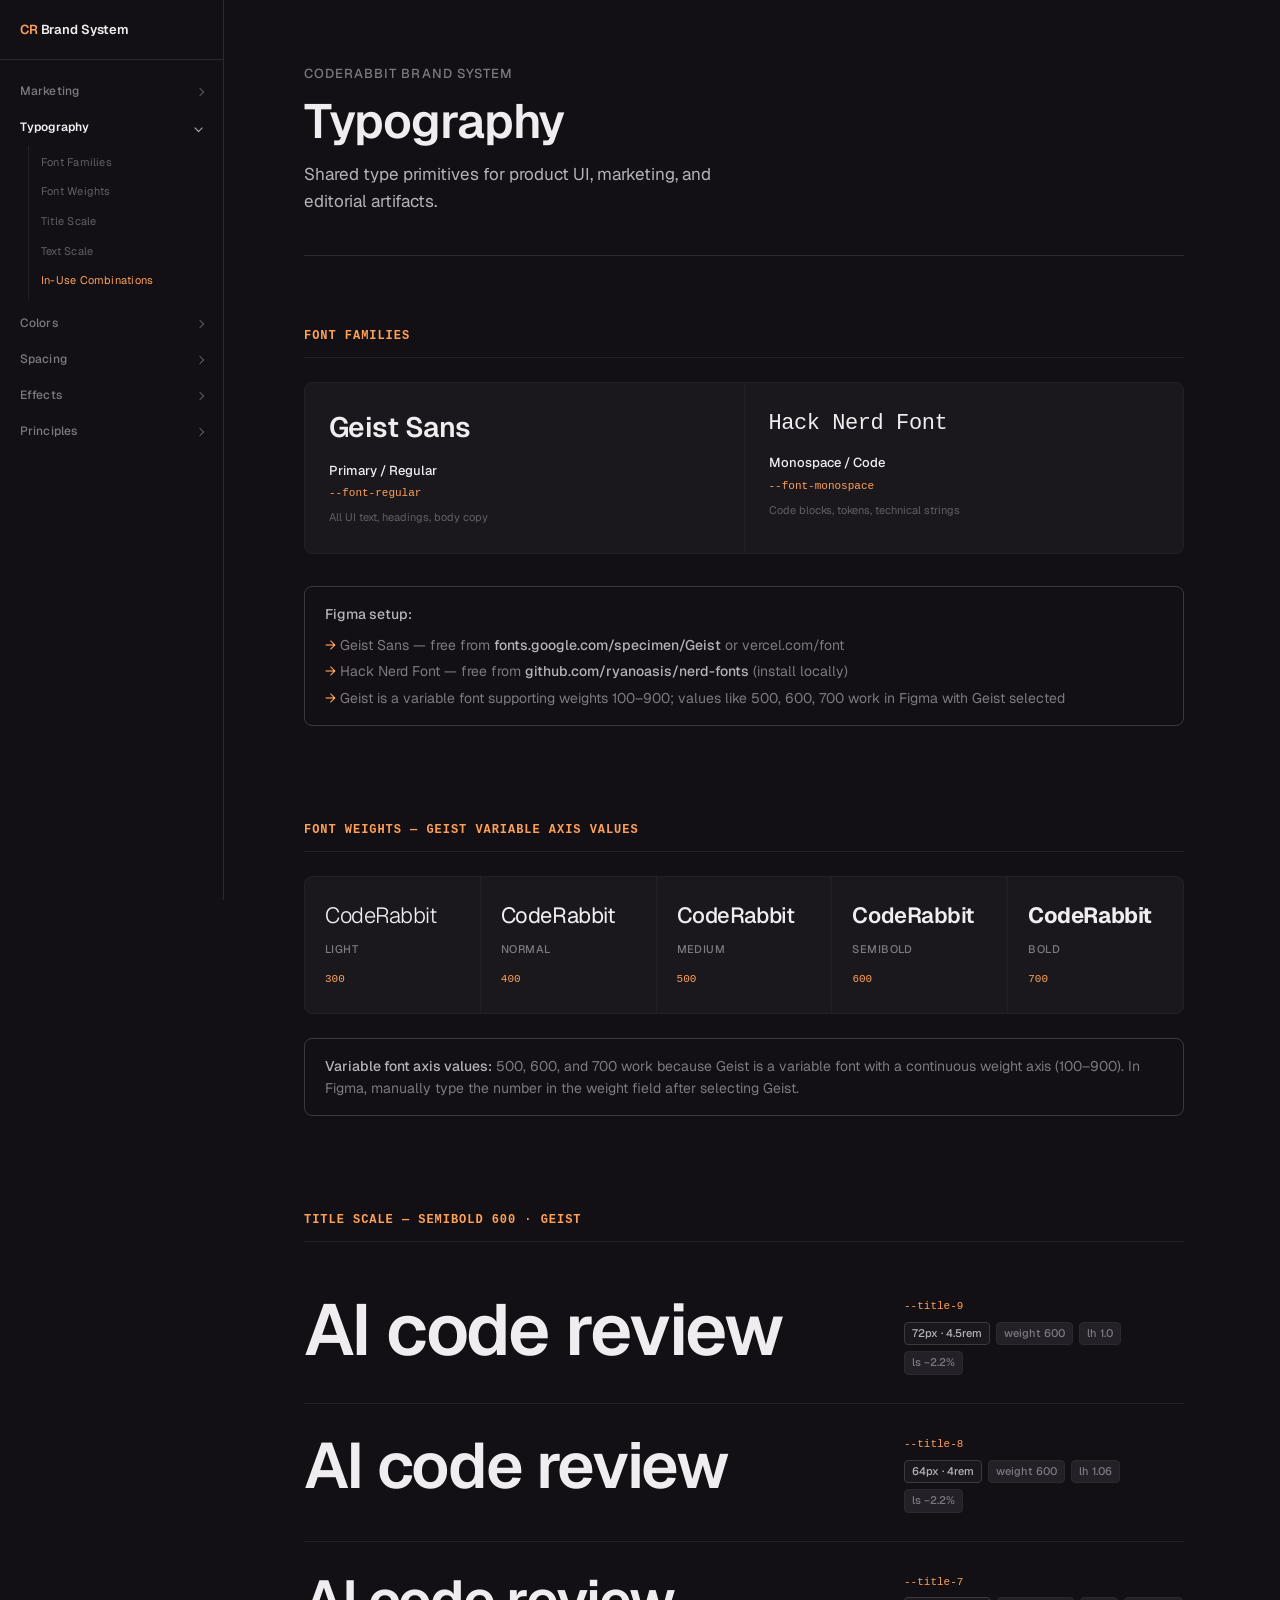
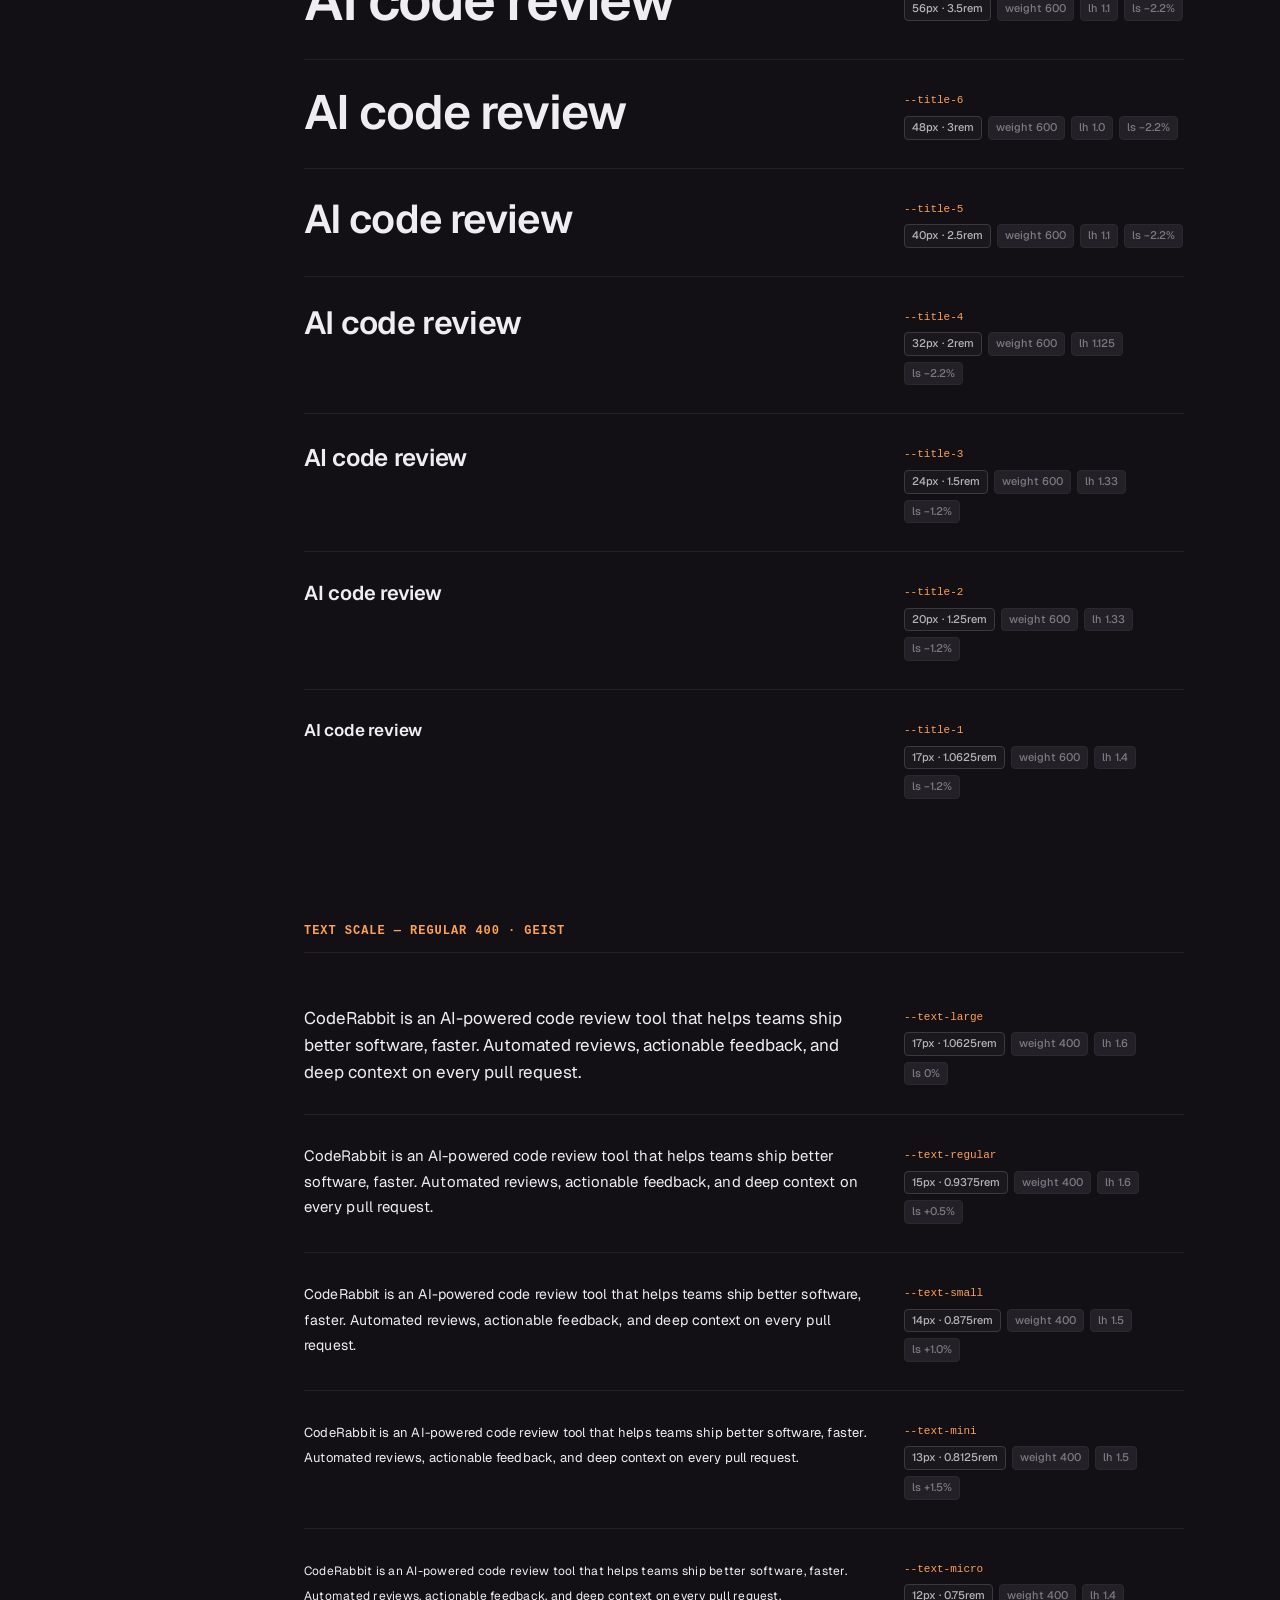
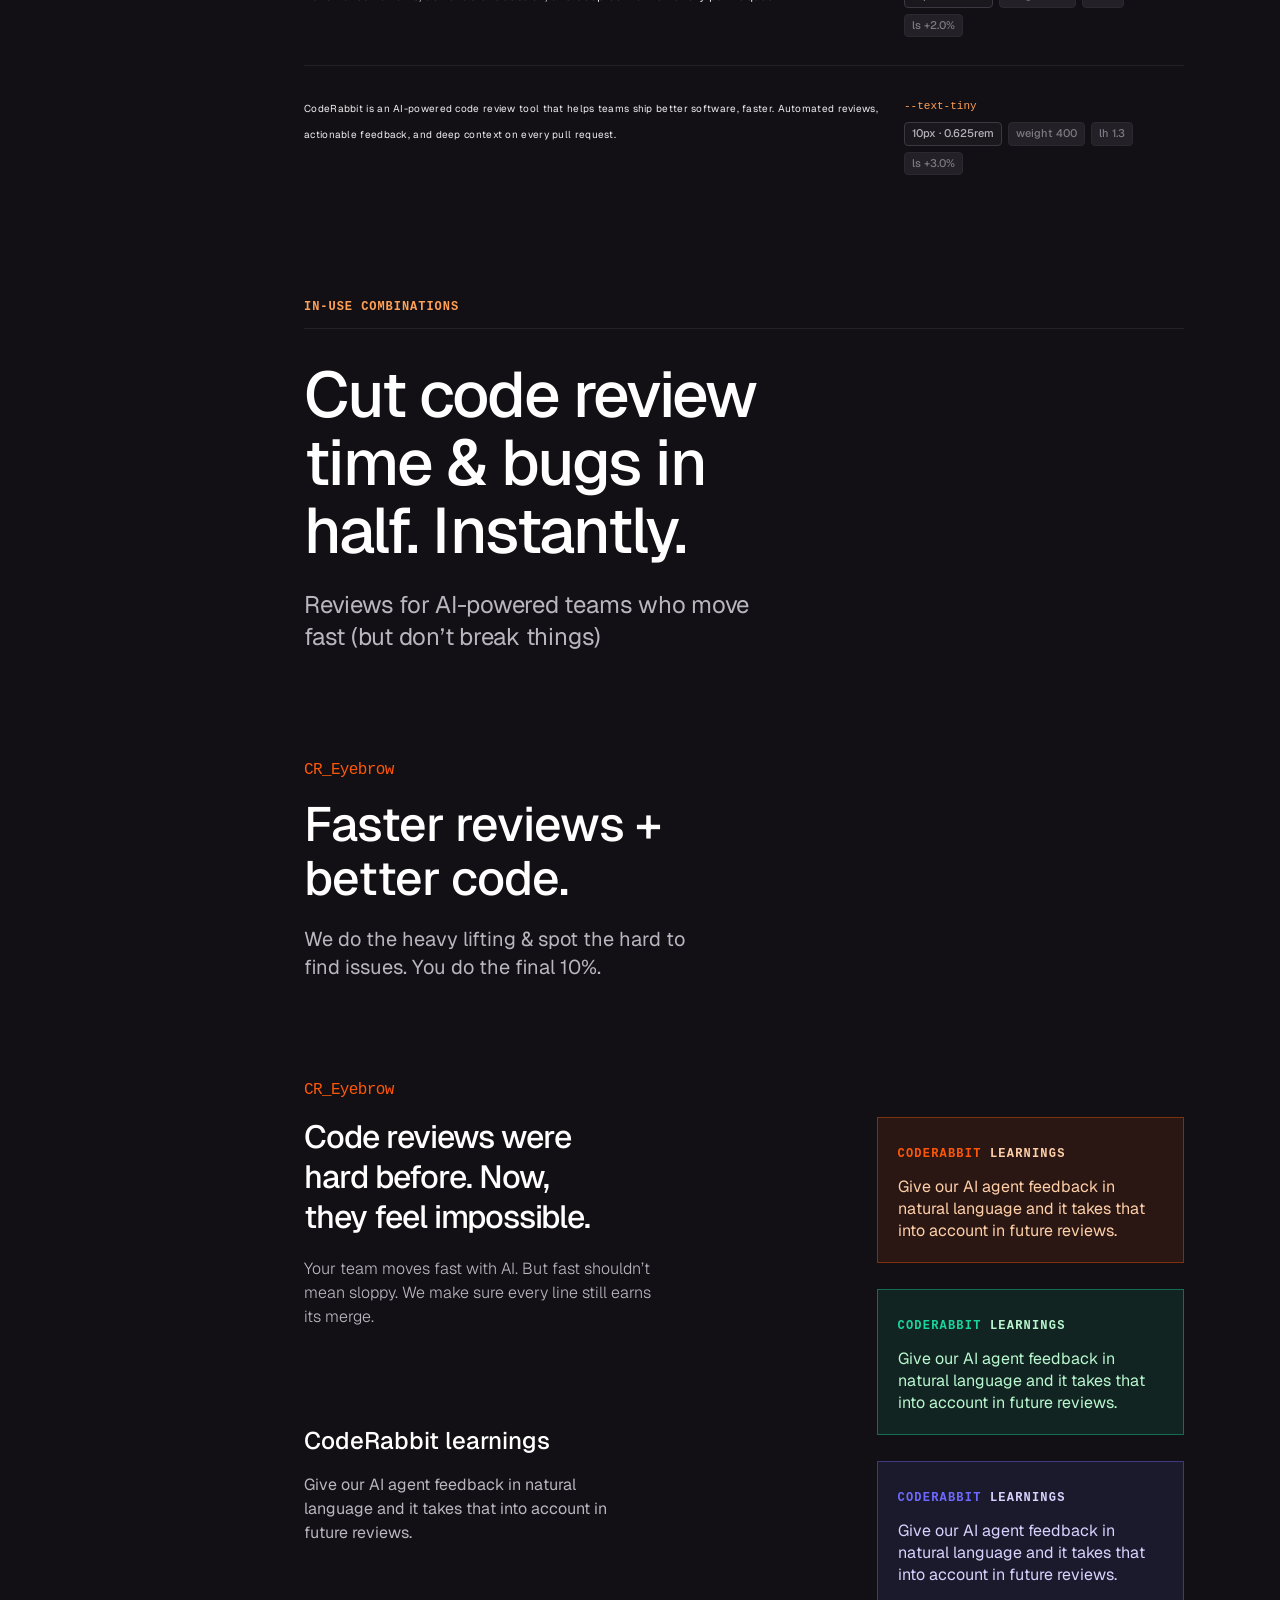
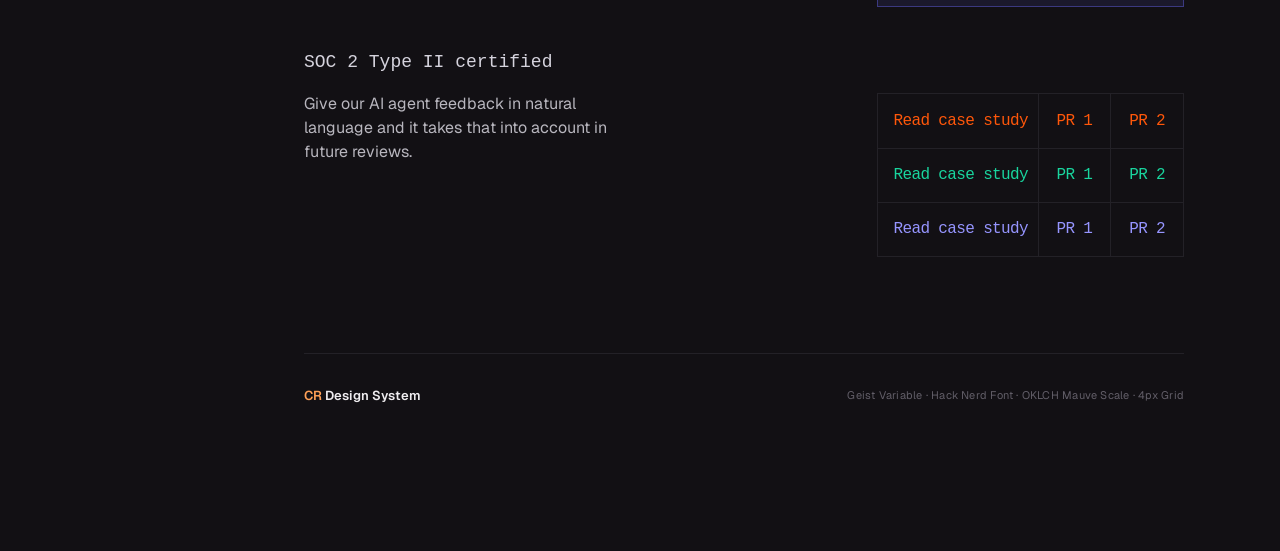
<file: typography.html>
<!DOCTYPE html>
<html lang="en" data-theme="dark">
<head>
<meta charset="UTF-8">
<meta name="viewport" content="width=device-width, initial-scale=1.0">
<title>Typography — CodeRabbit Brand System</title>
<link rel="preconnect" href="https://fonts.googleapis.com">
<link rel="preconnect" href="https://fonts.gstatic.com" crossorigin>
<link rel="stylesheet" href="https://fonts.googleapis.com/css2?family=Geist:wght@100..900&display=swap">
<link rel="stylesheet" href="styles.css?v=20260805-1">
</head>
<body>

<nav class="left-nav">
  <div class="left-nav-brand"><span>CR</span> Brand System</div>
  <div class="left-nav-pages">
    <a class="left-nav-page has-children" aria-expanded="false" href="marketing.html">Marketing</a>
    <a class="left-nav-page active has-children" href="typography.html" aria-current="page" aria-expanded="true">Typography</a>
    <div class="left-nav-sections">
      <a class="left-nav-section-link" href="#typography">Font Families</a>
      <a class="left-nav-section-link" href="#font-weights">Font Weights</a>
      <a class="left-nav-section-link" href="#title-scale">Title Scale</a>
      <a class="left-nav-section-link" href="#text-scale">Text Scale</a>
      <a class="left-nav-section-link" href="#in-use">In-Use Combinations</a>
    </div>
    <a class="left-nav-page has-children" aria-expanded="false" href="colors.html">Colors</a>
    <a class="left-nav-page has-children" aria-expanded="false" href="spacing.html">Spacing</a>
    <a class="left-nav-page has-children" aria-expanded="false" href="effects.html">Effects</a>
    <a class="left-nav-page has-children" aria-expanded="false" href="principles.html">Principles</a>
  </div>
</nav>


<main class="main-content">

<header class="page-header">
  <div class="overline">CodeRabbit Brand System</div>
  <h1 class="page-title">Typography</h1>
  <p class="page-subtitle">Shared type primitives for product UI, marketing, and editorial artifacts.</p>
</header>

<!-- ─── Font Families ───────────────────────────────────────────── -->
<section class="section" id="typography">
  <div class="section-label">Font Families</div>

  <div class="font-families">
    <div class="font-family-card">
      <div class="font-family-sample" style="font-family: var(--font-regular);">Geist Sans</div>
      <div class="font-family-name">Primary / Regular</div>
      <div class="font-family-token">--font-regular</div>
      <div class="font-family-stack">All UI text, headings, body copy</div>
    </div>
    <div class="font-family-card">
      <div class="font-family-sample" style="font-family: var(--font-monospace); font-weight: 400; font-size: 22px;">Hack Nerd Font</div>
      <div class="font-family-name">Monospace / Code</div>
      <div class="font-family-token">--font-monospace</div>
      <div class="font-family-stack">Code blocks, tokens, technical strings</div>
    </div>
  </div>

  <div class="note-box">
    <strong>Figma setup:</strong>
    <ul>
      <li>Geist Sans — free from <strong>fonts.google.com/specimen/Geist</strong> or vercel.com/font</li>
      <li>Hack Nerd Font — free from <strong>github.com/ryanoasis/nerd-fonts</strong> (install locally)</li>
      <li>Geist is a variable font supporting weights 100–900; values like 500, 600, 700 work in Figma with Geist selected</li>
    </ul>
  </div>
</section>


<!-- ─── Font Weights ─────────────────────────────────────────────── -->
<section class="section" id="font-weights">
  <div class="section-label">Font Weights — Geist Variable Axis Values</div>

  <div class="weight-grid">
    <div class="weight-cell">
      <div class="weight-sample" style="font-weight: 300;">CodeRabbit</div>
      <div class="weight-label">Light</div>
      <div class="weight-value">300</div>
    </div>
    <div class="weight-cell">
      <div class="weight-sample" style="font-weight: 400;">CodeRabbit</div>
      <div class="weight-label">Normal</div>
      <div class="weight-value">400</div>
    </div>
    <div class="weight-cell">
      <div class="weight-sample" style="font-weight: 500;">CodeRabbit</div>
      <div class="weight-label">Medium</div>
      <div class="weight-value">500</div>
    </div>
    <div class="weight-cell">
      <div class="weight-sample" style="font-weight: 600;">CodeRabbit</div>
      <div class="weight-label">Semibold</div>
      <div class="weight-value">600</div>
    </div>
    <div class="weight-cell">
      <div class="weight-sample" style="font-weight: 700;">CodeRabbit</div>
      <div class="weight-label">Bold</div>
      <div class="weight-value">700</div>
    </div>
  </div>

  <div class="note-box">
    <strong>Variable font axis values:</strong> 500, 600, and 700 work because Geist is a variable font with a continuous weight axis (100–900). In Figma, manually type the number in the weight field after selecting Geist.
  </div>
</section>


<!-- ─── Title Scale ──────────────────────────────────────────────── -->
<section class="section" id="title-scale">
  <div class="section-label">Title Scale — Semibold 600 · Geist</div>

  <div class="type-row">
    <div class="type-sample"><span class="t9">AI code review</span></div>
    <div class="type-meta">
      <div class="meta-token">--title-9</div>
      <div class="meta-row">
        <span class="meta-pill highlight">72px · 4.5rem</span>
        <span class="meta-pill">weight 600</span>
        <span class="meta-pill">lh 1.0</span>
        <span class="meta-pill">ls −2.2%</span>
      </div>
    </div>
  </div>

  <div class="type-row">
    <div class="type-sample"><span class="t8">AI code review</span></div>
    <div class="type-meta">
      <div class="meta-token">--title-8</div>
      <div class="meta-row">
        <span class="meta-pill highlight">64px · 4rem</span>
        <span class="meta-pill">weight 600</span>
        <span class="meta-pill">lh 1.06</span>
        <span class="meta-pill">ls −2.2%</span>
      </div>
    </div>
  </div>

  <div class="type-row">
    <div class="type-sample"><span class="t7">AI code review</span></div>
    <div class="type-meta">
      <div class="meta-token">--title-7</div>
      <div class="meta-row">
        <span class="meta-pill highlight">56px · 3.5rem</span>
        <span class="meta-pill">weight 600</span>
        <span class="meta-pill">lh 1.1</span>
        <span class="meta-pill">ls −2.2%</span>
      </div>
    </div>
  </div>

  <div class="type-row">
    <div class="type-sample"><span class="t6">AI code review</span></div>
    <div class="type-meta">
      <div class="meta-token">--title-6</div>
      <div class="meta-row">
        <span class="meta-pill highlight">48px · 3rem</span>
        <span class="meta-pill">weight 600</span>
        <span class="meta-pill">lh 1.0</span>
        <span class="meta-pill">ls −2.2%</span>
      </div>
    </div>
  </div>

  <div class="type-row">
    <div class="type-sample"><span class="t5">AI code review</span></div>
    <div class="type-meta">
      <div class="meta-token">--title-5</div>
      <div class="meta-row">
        <span class="meta-pill highlight">40px · 2.5rem</span>
        <span class="meta-pill">weight 600</span>
        <span class="meta-pill">lh 1.1</span>
        <span class="meta-pill">ls −2.2%</span>
      </div>
    </div>
  </div>

  <div class="type-row">
    <div class="type-sample"><span class="t4">AI code review</span></div>
    <div class="type-meta">
      <div class="meta-token">--title-4</div>
      <div class="meta-row">
        <span class="meta-pill highlight">32px · 2rem</span>
        <span class="meta-pill">weight 600</span>
        <span class="meta-pill">lh 1.125</span>
        <span class="meta-pill">ls −2.2%</span>
      </div>
    </div>
  </div>

  <div class="type-row">
    <div class="type-sample"><span class="t3">AI code review</span></div>
    <div class="type-meta">
      <div class="meta-token">--title-3</div>
      <div class="meta-row">
        <span class="meta-pill highlight">24px · 1.5rem</span>
        <span class="meta-pill">weight 600</span>
        <span class="meta-pill">lh 1.33</span>
        <span class="meta-pill">ls −1.2%</span>
      </div>
    </div>
  </div>

  <div class="type-row">
    <div class="type-sample"><span class="t2">AI code review</span></div>
    <div class="type-meta">
      <div class="meta-token">--title-2</div>
      <div class="meta-row">
        <span class="meta-pill highlight">20px · 1.25rem</span>
        <span class="meta-pill">weight 600</span>
        <span class="meta-pill">lh 1.33</span>
        <span class="meta-pill">ls −1.2%</span>
      </div>
    </div>
  </div>

  <div class="type-row">
    <div class="type-sample"><span class="t1">AI code review</span></div>
    <div class="type-meta">
      <div class="meta-token">--title-1</div>
      <div class="meta-row">
        <span class="meta-pill highlight">17px · 1.0625rem</span>
        <span class="meta-pill">weight 600</span>
        <span class="meta-pill">lh 1.4</span>
        <span class="meta-pill">ls −1.2%</span>
      </div>
    </div>
  </div>
</section>


<!-- ─── Text Scale ───────────────────────────────────────────────── -->
<section class="section" id="text-scale">
  <div class="section-label">Text Scale — Regular 400 · Geist</div>

  <div class="type-row">
    <div class="type-sample">
      <span class="text-large">CodeRabbit is an AI-powered code review tool that helps teams ship better software, faster. Automated reviews, actionable feedback, and deep context on every pull request.</span>
    </div>
    <div class="type-meta">
      <div class="meta-token">--text-large</div>
      <div class="meta-row">
        <span class="meta-pill highlight">17px · 1.0625rem</span>
        <span class="meta-pill">weight 400</span>
        <span class="meta-pill">lh 1.6</span>
        <span class="meta-pill">ls 0%</span>
      </div>
    </div>
  </div>

  <div class="type-row">
    <div class="type-sample">
      <span class="text-regular">CodeRabbit is an AI-powered code review tool that helps teams ship better software, faster. Automated reviews, actionable feedback, and deep context on every pull request.</span>
    </div>
    <div class="type-meta">
      <div class="meta-token">--text-regular</div>
      <div class="meta-row">
        <span class="meta-pill highlight">15px · 0.9375rem</span>
        <span class="meta-pill">weight 400</span>
        <span class="meta-pill">lh 1.6</span>
        <span class="meta-pill">ls +0.5%</span>
      </div>
    </div>
  </div>

  <div class="type-row">
    <div class="type-sample">
      <span class="text-small">CodeRabbit is an AI-powered code review tool that helps teams ship better software, faster. Automated reviews, actionable feedback, and deep context on every pull request.</span>
    </div>
    <div class="type-meta">
      <div class="meta-token">--text-small</div>
      <div class="meta-row">
        <span class="meta-pill highlight">14px · 0.875rem</span>
        <span class="meta-pill">weight 400</span>
        <span class="meta-pill">lh 1.5</span>
        <span class="meta-pill">ls +1.0%</span>
      </div>
    </div>
  </div>

  <div class="type-row">
    <div class="type-sample">
      <span class="text-mini">CodeRabbit is an AI-powered code review tool that helps teams ship better software, faster. Automated reviews, actionable feedback, and deep context on every pull request.</span>
    </div>
    <div class="type-meta">
      <div class="meta-token">--text-mini</div>
      <div class="meta-row">
        <span class="meta-pill highlight">13px · 0.8125rem</span>
        <span class="meta-pill">weight 400</span>
        <span class="meta-pill">lh 1.5</span>
        <span class="meta-pill">ls +1.5%</span>
      </div>
    </div>
  </div>

  <div class="type-row">
    <div class="type-sample">
      <span class="text-micro">CodeRabbit is an AI-powered code review tool that helps teams ship better software, faster. Automated reviews, actionable feedback, and deep context on every pull request.</span>
    </div>
    <div class="type-meta">
      <div class="meta-token">--text-micro</div>
      <div class="meta-row">
        <span class="meta-pill highlight">12px · 0.75rem</span>
        <span class="meta-pill">weight 400</span>
        <span class="meta-pill">lh 1.4</span>
        <span class="meta-pill">ls +2.0%</span>
      </div>
    </div>
  </div>

  <div class="type-row">
    <div class="type-sample">
      <span class="text-tiny">CodeRabbit is an AI-powered code review tool that helps teams ship better software, faster. Automated reviews, actionable feedback, and deep context on every pull request.</span>
    </div>
    <div class="type-meta">
      <div class="meta-token">--text-tiny</div>
      <div class="meta-row">
        <span class="meta-pill highlight">10px · 0.625rem</span>
        <span class="meta-pill">weight 400</span>
        <span class="meta-pill">lh 1.3</span>
        <span class="meta-pill">ls +3.0%</span>
      </div>
    </div>
  </div>
</section>


<!-- ─── In-Use Combinations ──────────────────────────────────────── -->
<section class="section" id="in-use">
  <div class="section-label">In-Use Combinations</div>
  <div class="type-combinations" aria-label="CodeRabbit typography combinations from Figma">
    <div class="type-combinations-main">
      <article class="type-lockup type-lockup--hero">
        <h2>Cut code review time &amp; bugs in half. Instantly.</h2>
        <p>Reviews for AI-powered teams who move fast (but don’t break things)</p>
      </article>

      <article class="type-lockup type-lockup--feature">
        <div class="type-eyebrow">CR_Eyebrow</div>
        <h3>Faster reviews +<br>better code.</h3>
        <p>We do the heavy lifting &amp; spot the hard to find issues. You do the final 10%.</p>
      </article>

      <article class="type-lockup type-lockup--editorial">
        <div class="type-eyebrow">CR_Eyebrow</div>
        <h3>Code reviews were hard before. Now, they feel impossible.</h3>
        <p>Your team moves fast with AI. But fast shouldn’t mean sloppy. We make sure every line still earns its merge.</p>
      </article>

      <article class="type-lockup type-lockup--body">
        <h3>CodeRabbit learnings</h3>
        <p>Give our AI agent feedback in natural language and it takes that into account in future reviews.</p>
      </article>

      <article class="type-lockup type-lockup--mono">
        <h3>SOC 2 Type II certified</h3>
        <p>Give our AI agent feedback in natural language and it takes that into account in future reviews.</p>
      </article>
    </div>

    <div class="type-combinations-aside">
      <div class="learning-card learning-card--orange">
        <h3><span>CodeRabbit</span> learnings</h3>
        <p>Give our AI agent feedback in natural language and it takes that into account in future reviews.</p>
      </div>
      <div class="learning-card learning-card--mint">
        <h3><span>CodeRabbit</span> learnings</h3>
        <p>Give our AI agent feedback in natural language and it takes that into account in future reviews.</p>
      </div>
      <div class="learning-card learning-card--periwinkle">
        <h3><span>CodeRabbit</span> learnings</h3>
        <p>Give our AI agent feedback in natural language and it takes that into account in future reviews.</p>
      </div>

      <div class="type-action-stack" aria-label="Accent color link examples">
        <div class="type-action-row type-action-row--orange"><span>Read case study</span><span>PR 1</span><span>PR 2</span></div>
        <div class="type-action-row type-action-row--mint"><span>Read case study</span><span>PR 1</span><span>PR 2</span></div>
        <div class="type-action-row type-action-row--periwinkle"><span>Read case study</span><span>PR 1</span><span>PR 2</span></div>
      </div>
    </div>
  </div>
</section>



<footer class="site-footer">
  <div class="footer-brand"><span>CR</span> Design System</div>
  <div class="footer-meta">Geist Variable · Hack Nerd Font · OKLCH Mauve Scale · 4px Grid</div>
</footer>

</main>


<script>
(function() {
  var links = document.querySelectorAll('.left-nav-section-link');
  var sections = [];
  links.forEach(function(a) {
    var id = a.getAttribute('href').replace('#','');
    var el = document.getElementById(id);
    if (el) sections.push({ el: el, a: a });
  });
  if (!sections.length) return;
  if (sections[0]) sections[0].a.classList.add('active');
  var io = new IntersectionObserver(function(entries) {
    entries.forEach(function(entry) {
      if (!entry.isIntersecting) return;
      links.forEach(function(l) { l.classList.remove('active'); });
      var match = sections.find(function(s) { return s.el === entry.target; });
      if (match) match.a.classList.add('active');
    });
  }, { rootMargin: '-10% 0px -80% 0px' });
  sections.forEach(function(s) { io.observe(s.el); });
})();
</script>
</body>
</html>
</file>
<file: styles.css>
/* CR Design System — Shared Styles */
  /* ─── Design Tokens ────────────────────────────────────────────── */
  :root {
    --font-regular: "Geist", -apple-system, BlinkMacSystemFont, "Segoe UI", sans-serif;
    --font-monospace: "Hack Nerd Font", "Hack", ui-monospace, "SF Mono", "Menlo", monospace;

    --font-weight-light:    300;
    --font-weight-normal:   400;
    --font-weight-medium:   500;
    --font-weight-semibold: 600;
    --font-weight-bold:     700;

    /* Title scale */
    --title-1-size: 1.0625rem; --title-1-lh: 1.4;   --title-1-ls: -0.012em;
    --title-2-size: 1.25rem;   --title-2-lh: 1.33;  --title-2-ls: -0.012em;
    --title-3-size: 1.5rem;    --title-3-lh: 1.33;  --title-3-ls: -0.012em;
    --title-4-size: 2rem;      --title-4-lh: 1.125; --title-4-ls: -0.022em;
    --title-5-size: 2.5rem;    --title-5-lh: 1.1;   --title-5-ls: -0.022em;
    --title-6-size: 3rem;      --title-6-lh: 1.0;   --title-6-ls: -0.022em;
    --title-7-size: 3.5rem;    --title-7-lh: 1.1;   --title-7-ls: -0.022em;
    --title-8-size: 4rem;      --title-8-lh: 1.06;  --title-8-ls: -0.022em;
    --title-9-size: 4.5rem;    --title-9-lh: 1.0;   --title-9-ls: -0.022em;

    /* Text scale */
    --text-large-size:   1.0625rem; --text-large-lh:   1.6; --text-large-ls:   0;
    --text-regular-size: 0.9375rem; --text-regular-lh: 1.6; --text-regular-ls: 0.005em;
    --text-small-size:   0.875rem;  --text-small-lh:   1.5; --text-small-ls:   0.01em;
    --text-mini-size:    0.8125rem; --text-mini-lh:    1.5; --text-mini-ls:    0.015em;
    --text-micro-size:   0.75rem;   --text-micro-lh:   1.2; --text-micro-ls:   0.02em;
    --text-tiny-size:    0.625rem;  --text-tiny-lh:    1.0; --text-tiny-ls:    0.03em;

    /* Colors — dark theme */
    --color-cui-mauve-1:   #121014;
    --color-bg:            var(--color-cui-mauve-1);
    --color-bg-secondary:  #1a181d;
    --color-bg-tertiary:   #232127;
    --color-border:        #2b282f;
    --color-border-subtle: #232127;

    --color-text-primary:    #efedf0;
    --color-text-secondary:  #b5b2b9;
    --color-text-tertiary:   #7d7982;
    --color-text-quaternary: #625e68;
    --color-primary-fill:       oklch(0.678 0.215 38.762);
    --color-primary-foreground: oklch(0.789 0.143 56.213);
    --color-secondary-fill:       oklch(0.812 0.163 165.525);
    --color-secondary-foreground: oklch(0.9 0.13 163);
    --color-tertiary-fill:       oklch(0.684 0.169 277.967);
    --color-tertiary-foreground: oklch(0.78 0.155 272);
    --color-link:            var(--color-primary-foreground);
    --color-brand:           var(--color-primary-fill);
    --color-accent:          var(--color-primary-foreground);

    /* Carrot UI radius hierarchy: rounded-lg outside, rounded-sm inside. */
    --radius-cui-xs: 0.125rem;
    --radius-cui-sm: 0.25rem;
    --radius-cui-md: 0.375rem;
    --radius-cui-lg: 0.5rem;
    --radius-cui-full: 9999px;

    /* Marketing foundation — shared across decks, collateral, and documents */
    --marketing-ink: var(--color-cui-mauve-1);
    --marketing-cream: oklch(0.934 0.009 62.581);
    --marketing-paper: oklch(0.976 0.007 97.351);
    --marketing-white: oklch(1 0 0);
    --marketing-orange: oklch(0.678 0.215 38.762);
    --marketing-mint: oklch(0.812 0.163 165.525);
    --marketing-periwinkle: oklch(0.684 0.169 277.967);
    --marketing-yellow: oklch(0.89 0.182 103.681);

    /* Marketing typography roles */
    --marketing-display-size: 4rem;
    --marketing-display-lh: 1.0625;
    --marketing-title-size: 3rem;
    --marketing-title-lh: 1.125;
    --marketing-section-size: 2rem;
    --marketing-section-lh: 1.25;
    --marketing-heading-size: 1.5rem;
    --marketing-heading-lh: 1.333;
    --marketing-body-lg-size: 1.25rem;
    --marketing-body-lg-lh: 1.4;
    --marketing-body-size: 1rem;
    --marketing-body-lh: 1.5;
    --marketing-label-size: 1rem;
    --marketing-label-lh: 1.125;

    /* Marketing spacing roles */
    --marketing-space-1: 0.5rem;
    --marketing-space-2: 0.75rem;
    --marketing-space-3: 1rem;
    --marketing-space-4: 1.5rem;
    --marketing-space-5: 2rem;
    --marketing-space-6: 3rem;
    --marketing-radius-card: var(--radius-cui-sm);
    --marketing-radius-surface: var(--radius-cui-lg);
  }



  /* ─── Type Row ──────────────────────────────────────────────────── */
  .type-row {
    display: grid;
    grid-template-columns: 1fr 280px;
    gap: 24px;
    align-items: start;
    padding: 28px 0;
    border-bottom: 1px solid var(--color-border-subtle);
  }

  .type-row:first-of-type { padding-top: 0; }
  .type-row:last-of-type  { border-bottom: none; }

  .type-sample { overflow: hidden; }

  .type-meta {
    display: flex;
    flex-direction: column;
    gap: 6px;
    padding-top: 4px;
    flex-shrink: 0;
  }

  .meta-token {
    font-family: var(--font-monospace);
    font-size: 11px;
    color: var(--color-accent);
    letter-spacing: 0;
  }

  .meta-row {
    display: flex;
    flex-wrap: wrap;
    gap: 6px;
  }

  .meta-pill {
    font-size: 11px;
    font-weight: var(--font-weight-medium);
    color: var(--color-text-tertiary);
    background: var(--color-bg-tertiary);
    border: 1px solid var(--color-border);
    border-radius: var(--radius-cui-sm);
    padding: 2px 7px;
    letter-spacing: 0;
    white-space: nowrap;
  }

  .meta-pill.highlight {
    color: var(--color-text-secondary);
    background: #1a181d;
    border-color: #3c3841;
  }

  /* ─── Title Styles ──────────────────────────────────────────────── */
  .t9 { font-size: var(--title-9-size); font-weight: var(--font-weight-semibold); line-height: var(--title-9-lh); letter-spacing: var(--title-9-ls); }
  .t8 { font-size: var(--title-8-size); font-weight: var(--font-weight-semibold); line-height: var(--title-8-lh); letter-spacing: var(--title-8-ls); }
  .t7 { font-size: var(--title-7-size); font-weight: var(--font-weight-semibold); line-height: var(--title-7-lh); letter-spacing: var(--title-7-ls); }
  .t6 { font-size: var(--title-6-size); font-weight: var(--font-weight-semibold); line-height: var(--title-6-lh); letter-spacing: var(--title-6-ls); }
  .t5 { font-size: var(--title-5-size); font-weight: var(--font-weight-semibold); line-height: var(--title-5-lh); letter-spacing: var(--title-5-ls); }
  .t4 { font-size: var(--title-4-size); font-weight: var(--font-weight-semibold); line-height: var(--title-4-lh); letter-spacing: var(--title-4-ls); }
  .t3 { font-size: var(--title-3-size); font-weight: var(--font-weight-semibold); line-height: var(--title-3-lh); letter-spacing: var(--title-3-ls); }
  .t2 { font-size: var(--title-2-size); font-weight: var(--font-weight-semibold); line-height: var(--title-2-lh); letter-spacing: var(--title-2-ls); }
  .t1 { font-size: var(--title-1-size); font-weight: var(--font-weight-semibold); line-height: var(--title-1-lh); letter-spacing: var(--title-1-ls); }

  /* ─── Text Styles ───────────────────────────────────────────────── */
  .text-large   { font-size: var(--text-large-size);   line-height: var(--text-large-lh);   letter-spacing: var(--text-large-ls);   font-weight: var(--font-weight-normal); }
  .text-regular { font-size: var(--text-regular-size); line-height: var(--text-regular-lh); letter-spacing: var(--text-regular-ls); font-weight: var(--font-weight-normal); }
  .text-small   { font-size: var(--text-small-size);   line-height: var(--text-small-lh);   letter-spacing: var(--text-small-ls);   font-weight: var(--font-weight-normal); }
  .text-mini    { font-size: var(--text-mini-size);    line-height: var(--text-mini-lh);    letter-spacing: var(--text-mini-ls);    font-weight: var(--font-weight-normal); }
  .text-micro   { font-size: var(--text-micro-size);   line-height: var(--text-micro-lh);   letter-spacing: var(--text-micro-ls);   font-weight: var(--font-weight-normal); }
  .text-tiny    { font-size: var(--text-tiny-size);    line-height: var(--text-tiny-lh);    letter-spacing: var(--text-tiny-ls);    font-weight: var(--font-weight-normal); }

  /* ─── Weight Showcase ───────────────────────────────────────────── */
  .weight-grid {
    display: grid;
    grid-template-columns: repeat(5, 1fr);
    gap: 1px;
    background: var(--color-border-subtle);
    border: 1px solid var(--color-border-subtle);
    border-radius: var(--radius-cui-lg);
    overflow: hidden;
  }

  .weight-cell {
    background: var(--color-bg-secondary);
    padding: 24px 20px;
    display: flex;
    flex-direction: column;
    gap: 12px;
  }

  .weight-sample {
    font-size: 22px;
    line-height: 1.3;
    letter-spacing: -0.02em;
  }

  .weight-label {
    font-size: 11px;
    font-weight: var(--font-weight-medium);
    color: var(--color-text-tertiary);
    letter-spacing: 0.04em;
    text-transform: uppercase;
  }

  .weight-value {
    font-family: var(--font-monospace);
    font-size: 11px;
    color: var(--color-accent);
  }

  /* ─── Color Grid ────────────────────────────────────────────────── */
  .color-section {
    display: grid;
    grid-template-columns: repeat(3, 1fr);
    gap: 24px;
  }

  .scale-tab:active { scale: 0.96; }

  .scale-tab:focus-visible {
    outline: 2px solid var(--color-text-primary);
    outline-offset: 2px;
  }

  .color-group {
    border: 1px solid var(--color-border);
    border-radius: var(--radius-cui-lg);
    overflow: hidden;
  }

  .color-group-header {
    padding: 14px 16px;
    border-bottom: 1px solid var(--color-border);
    font-size: 11px;
    font-weight: var(--font-weight-medium);
    letter-spacing: 0.07em;
    text-transform: uppercase;
    color: var(--color-text-tertiary);
  }

  .color-swatch-row {
    display: flex;
    align-items: center;
    gap: 12px;
    padding: 10px 16px;
    border-bottom: 1px solid var(--color-border-subtle);
  }
  .color-swatch-row:last-child { border-bottom: none; }

  .swatch {
    width: 28px;
    height: 28px;
    border-radius: var(--radius-cui-sm);
    flex-shrink: 0;
    border: 1px solid rgba(255,255,255,0.06);
  }

  .swatch-info { flex: 1; min-width: 0; }

  .swatch-name {
    font-size: 12px;
    font-weight: var(--font-weight-medium);
    color: var(--color-text-secondary);
    margin-bottom: 2px;
  }

  .swatch-hex {
    font-family: var(--font-monospace);
    font-size: 11px;
    color: var(--color-text-quaternary);
  }

  /* ─── In-Use Combinations — Figma source of truth ─────────────── */
  .type-combinations {
    display: grid;
    grid-template-columns: minmax(0, 1.55fr) minmax(280px, 1fr);
    gap: clamp(48px, 8vw, 96px);
    padding: 8px 0 16px;
  }

  .type-combinations-main,
  .type-combinations-aside {
    min-width: 0;
  }

  .type-lockup h2,
  .type-lockup h3,
  .type-lockup p,
  .learning-card h3,
  .learning-card p {
    margin: 0;
  }

  .type-lockup p { color: #b8b6be; }

  .type-lockup--hero h2 {
    max-width: 535px;
    color: #fff;
    font-size: clamp(3rem, 6vw, 4rem);
    font-weight: var(--font-weight-medium);
    letter-spacing: -0.03em;
    line-height: 1.0625;
  }

  .type-lockup--hero p {
    max-width: 498px;
    margin-top: 24px;
    font-size: 24px;
    font-weight: var(--font-weight-normal);
    letter-spacing: -0.01em;
    line-height: 1.333;
  }

  .type-lockup--feature { margin-top: 104px; }
  .type-lockup--editorial { margin-top: 96px; }
  .type-lockup--body { margin-top: 96px; }
  .type-lockup--mono { margin-top: 104px; }

  .type-eyebrow {
    margin-bottom: 14px;
    color: #ff570a;
    font-family: var(--font-monospace);
    font-size: 16px;
    font-weight: var(--font-weight-normal);
    letter-spacing: -0.04em;
    line-height: 1.625;
  }

  .type-lockup--feature h3 {
    max-width: 363px;
    color: #fff;
    font-size: 48px;
    font-weight: var(--font-weight-medium);
    letter-spacing: -0.02em;
    line-height: 1.125;
  }

  .type-lockup--feature p {
    max-width: 381px;
    margin-top: 20px;
    font-size: 20px;
    font-weight: var(--font-weight-normal);
    line-height: 1.4;
  }

  .type-lockup--editorial h3 {
    max-width: 381px;
    color: #fff;
    font-size: 32px;
    font-weight: var(--font-weight-medium);
    letter-spacing: -0.03125em;
    line-height: 1.25;
  }

  .type-lockup--editorial p {
    max-width: 364px;
    margin-top: 20px;
    font-size: 16px;
    font-weight: var(--font-weight-light);
    line-height: 1.5;
  }

  .type-lockup--body h3 {
    color: #fff;
    font-size: 24px;
    font-weight: var(--font-weight-medium);
    line-height: 1.333;
  }

  .type-lockup--body p,
  .type-lockup--mono p {
    max-width: 335px;
    margin-top: 16px;
    font-size: 16px;
    font-weight: var(--font-weight-normal);
    line-height: 1.5;
  }

  .type-lockup--mono h3 {
    color: #d5d3dd;
    font-family: var(--font-monospace);
    font-size: 18px;
    font-weight: var(--font-weight-normal);
    line-height: 1.5;
  }

  .type-combinations-aside { padding-top: 756px; }

  .learning-card {
    --learning-accent: #ff570a;
    --learning-copy: #ffcfa8;
    padding: 20px;
    border: 1px solid color-mix(in srgb, var(--learning-accent) 40%, transparent);
    background: color-mix(in srgb, var(--learning-accent) 10%, transparent);
  }

  .learning-card + .learning-card { margin-top: 26px; }
  .learning-card--mint { --learning-accent: #19d59e; --learning-copy: #b9f8cf; }
  .learning-card--periwinkle { --learning-accent: #6c6aff; --learning-copy: #d6d4ff; }

  .learning-card h3 {
    color: var(--learning-copy);
    font-family: var(--font-monospace);
    font-size: 12px;
    font-weight: var(--font-weight-bold);
    letter-spacing: 0.1em;
    line-height: 2.667;
    text-transform: uppercase;
  }

  .learning-card h3 span { color: var(--learning-accent); }

  .learning-card p {
    margin-top: 6px;
    color: var(--learning-copy);
    font-size: 16px;
    font-weight: var(--font-weight-normal);
    line-height: 1.375;
  }

  .type-action-stack {
    margin-top: 86px;
    border: 1px solid var(--color-border-subtle);
  }

  .type-action-row {
    --action-color: #ff570a;
    display: grid;
    grid-template-columns: minmax(0, 1.65fr) repeat(2, minmax(64px, 0.75fr));
    min-height: 54px;
    color: var(--action-color);
    font-family: var(--font-monospace);
    font-size: 16px;
    font-weight: var(--font-weight-normal);
    letter-spacing: -0.04em;
    line-height: 1.125;
  }

  .type-action-row + .type-action-row { border-top: 1px solid var(--color-border-subtle); }
  .type-action-row--mint { --action-color: #19d59e; }
  .type-action-row--periwinkle { --action-color: #9695ff; }

  .type-action-row span {
    display: flex;
    align-items: center;
    padding: 12px 16px;
    white-space: nowrap;
  }

  .type-action-row span + span {
    justify-content: center;
    border-left: 1px solid var(--color-border-subtle);
  }

  /* ─── Font Family Row ───────────────────────────────────────────── */
  .font-families {
    display: grid;
    grid-template-columns: repeat(2, 1fr);
    gap: 1px;
    background: var(--color-border-subtle);
    border: 1px solid var(--color-border-subtle);
    border-radius: var(--radius-cui-lg);
    overflow: hidden;
    margin-bottom: 32px;
  }

  .font-family-card {
    background: var(--color-bg-secondary);
    padding: 28px 24px;
  }

  .font-family-sample {
    font-size: 28px;
    font-weight: var(--font-weight-semibold);
    line-height: 1.2;
    letter-spacing: -0.02em;
    margin-bottom: 16px;
  }

  .font-family-name {
    font-size: 13px;
    font-weight: var(--font-weight-medium);
    color: var(--color-text-primary);
    margin-bottom: 4px;
  }

  .font-family-token {
    font-family: var(--font-monospace);
    font-size: 11px;
    color: var(--color-accent);
  }

  .font-family-stack {
    font-size: 11px;
    color: var(--color-text-quaternary);
    margin-top: 6px;
    line-height: 1.5;
  }

  code {
    font-family: var(--font-monospace);
    font-size: 0.875em;
    color: var(--color-text-secondary);
    background: var(--color-bg-tertiary);
    padding: 1px 6px;
    border-radius: var(--radius-cui-sm);
    border: 1px solid var(--color-border);
  }

  /* ─── Figma Notes ───────────────────────────────────────────────── */
  .note-box {
    background: #121014;
    border: 1px solid #3c3841;
    border-radius: var(--radius-cui-lg);
    padding: 16px 20px;
    margin-top: 24px;
    font-size: var(--text-small-size);
    line-height: 1.6;
    color: var(--color-text-tertiary);
  }

  .note-box strong {
    color: var(--color-text-secondary);
    font-weight: var(--font-weight-medium);
  }

  .note-box ul {
    list-style: none;
    margin-top: 8px;
    display: flex;
    flex-direction: column;
    gap: 4px;
  }

  .note-box li::before {
    content: "→ ";
    color: var(--color-accent);
  }

  /* ─── Divider ───────────────────────────────────────────────────── */
  .divider {
    height: 1px;
    background: var(--color-border-subtle);
    margin: 64px 0;
  }

  /* ─── Semantic Token Table ───────────────────────────────────────── */
  .token-table {
    width: 100%;
    border-collapse: collapse;
    border: 1px solid var(--color-border);
    border-radius: var(--radius-cui-lg);
    overflow: hidden;
    font-size: 12px;
  }

  .token-table th {
    background: var(--color-bg-secondary);
    padding: 10px 16px;
    text-align: left;
    font-size: 10px;
    font-weight: var(--font-weight-medium);
    letter-spacing: 0.08em;
    text-transform: uppercase;
    color: var(--color-text-tertiary);
    border-bottom: 1px solid var(--color-border);
  }

  .token-table td {
    padding: 10px 16px;
    border-bottom: 1px solid var(--color-border-subtle);
    vertical-align: middle;
  }

  .token-table tr:last-child td {
    border-bottom: none;
  }

  .token-table tr:nth-child(even) td {
    background: rgba(255,255,255,0.015);
  }

  .token-name {
    font-family: var(--font-monospace);
    font-size: 11px;
    color: var(--color-text-primary);
    white-space: nowrap;
  }

  .token-alias {
    font-family: var(--font-monospace);
    font-size: 11px;
    color: var(--color-text-quaternary);
    white-space: nowrap;
  }

  .token-desc {
    color: var(--color-text-secondary);
    font-size: 12px;
  }

  .token-preview {
    display: flex;
    align-items: center;
    gap: 8px;
  }

  .token-swatch {
    width: 20px;
    height: 20px;
    border-radius: var(--radius-cui-sm);
    border: 1px solid rgba(255,255,255,0.08);
    flex-shrink: 0;
  }

  /* ─── Spacing Scale ──────────────────────────────────────────────── */
  .spacing-grid {
    display: flex;
    flex-direction: column;
    gap: 8px;
  }

  .spacing-row {
    display: flex;
    align-items: center;
    gap: 16px;
  }

  .spacing-label {
    font-family: var(--font-monospace);
    font-size: 11px;
    color: var(--color-accent);
    width: 48px;
    flex-shrink: 0;
  }

  .spacing-px {
    font-size: 11px;
    color: var(--color-text-tertiary);
    width: 36px;
    flex-shrink: 0;
  }

  .spacing-bar-wrap {
    flex: 1;
    height: 20px;
    display: flex;
    align-items: center;
  }

  .spacing-bar {
    height: 8px;
    background: #625e68;
    border-radius: var(--radius-cui-full);
    position: relative;
    overflow: hidden;
  }

  .spacing-bar::after {
    content: none;
  }

  .spacing-desc {
    font-size: 11px;
    color: var(--color-text-quaternary);
    width: 180px;
    flex-shrink: 0;
  }

  /* ─── Radius ─────────────────────────────────────────────────────── */
  .radius-grid {
    display: grid;
    grid-template-columns: repeat(3, minmax(0, 1fr));
    gap: 1px;
    background: var(--color-border-subtle);
    border: 1px solid var(--color-border-subtle);
    border-radius: var(--radius-cui-lg);
    overflow: hidden;
  }

  .radius-cell {
    background: var(--color-bg-secondary);
    padding: 24px 20px;
    display: flex;
    flex-direction: column;
    align-items: flex-start;
    gap: 14px;
  }

  .radius-preview {
    width: 64px;
    height: 64px;
    background: var(--color-primary-foreground);
    box-shadow: inset 0 0 0 1px oklch(1 0 0 / 0.18), 0 6px 18px oklch(0 0 0 / 0.2);
  }

  .radius-preview--xs { border-radius: var(--radius-cui-xs); }
  .radius-preview--sm { border-radius: var(--radius-cui-sm); }
  .radius-preview--md { border-radius: var(--radius-cui-md); }
  .radius-preview--lg { border-radius: var(--radius-cui-lg); }
  .radius-preview--full { border-radius: var(--radius-cui-full); }

  .radius-preview--nested {
    display: grid;
    padding: 4px;
    border-radius: var(--radius-cui-lg);
  }

  .radius-preview--nested span {
    border-radius: var(--radius-cui-sm);
    background: var(--color-bg-secondary);
    box-shadow: inset 0 0 0 1px oklch(1 0 0 / 0.14);
  }

  .radius-token {
    font-family: var(--font-monospace);
    font-size: 11px;
    color: var(--color-accent);
  }

  .radius-value {
    font-size: 11px;
    color: var(--color-text-tertiary);
  }

  /* ─── Shadow Cards ───────────────────────────────────────────────── */
  .shadow-grid {
    display: grid;
    grid-template-columns: repeat(3, 1fr);
    gap: 1px;
    background: var(--color-border-subtle);
    border: 1px solid var(--color-border-subtle);
    border-radius: var(--radius-cui-lg);
    overflow: hidden;
  }

  .shadow-cell {
    background: var(--color-bg-secondary);
    padding: 28px 24px;
    display: flex;
    flex-direction: column;
    gap: 16px;
  }

  .shadow-preview {
    width: 100%;
    height: 60px;
    border-radius: var(--radius-cui-sm);
    background: var(--color-bg-tertiary);
  }

  .shadow-token {
    font-family: var(--font-monospace);
    font-size: 11px;
    color: var(--color-accent);
  }

  .shadow-value {
    font-size: 11px;
    color: var(--color-text-quaternary);
    line-height: 1.6;
    word-break: break-all;
  }

  /* ─── Easing ─────────────────────────────────────────────────────── */
  .easing-grid {
    display: grid;
    grid-template-columns: repeat(3, 1fr);
    gap: 1px;
    background: var(--color-border-subtle);
    border: 1px solid var(--color-border-subtle);
    border-radius: var(--radius-cui-lg);
    overflow: hidden;
    margin-bottom: 24px;
  }

  .easing-cell {
    background: var(--color-bg-secondary);
    padding: 20px;
    display: flex;
    flex-direction: column;
    gap: 10px;
  }

  .easing-curve {
    width: 100%;
    height: 56px;
  }

  .easing-token {
    font-family: var(--font-monospace);
    font-size: 11px;
    color: var(--color-accent);
  }

  .easing-value {
    font-size: 10px;
    color: var(--color-text-quaternary);
  }

  .easing-demo {
    width: 10px;
    height: 10px;
    border-radius: var(--radius-cui-full);
    background: var(--color-accent);
    position: relative;
  }

  /* ─── Animation Tokens ───────────────────────────────────────────── */
  .anim-row {
    display: grid;
    grid-template-columns: 240px 1fr 180px;
    gap: 16px;
    align-items: center;
    padding: 12px 16px;
    border-bottom: 1px solid var(--color-border-subtle);
  }

  .anim-row:last-child { border-bottom: none; }

  .anim-name {
    font-family: var(--font-monospace);
    font-size: 11px;
    color: var(--color-accent);
  }

  .anim-value {
    font-size: 11px;
    color: var(--color-text-quaternary);
  }

  .anim-usage {
    font-size: 11px;
    color: var(--color-text-tertiary);
  }

  /* ─── Principles ─────────────────────────────────────────────────── */
  .principles-grid {
    display: grid;
    grid-template-columns: repeat(3, 1fr);
    gap: 1px;
    background: var(--color-border-subtle);
    border: 1px solid var(--color-border-subtle);
    border-radius: var(--radius-cui-lg);
    overflow: hidden;
  }

  .principle-card {
    background: var(--color-bg-secondary);
    padding: 28px 24px;
    display: flex;
    flex-direction: column;
    gap: 10px;
  }

  .principle-number {
    font-family: var(--font-monospace);
    font-size: 11px;
    color: var(--color-accent);
    letter-spacing: 0.04em;
  }

  .principle-title {
    font-size: var(--title-1-size);
    font-weight: var(--font-weight-semibold);
    line-height: var(--title-1-lh);
    letter-spacing: var(--title-1-ls);
    color: var(--color-text-primary);
  }

  .principle-desc {
    font-size: var(--text-small-size);
    line-height: var(--text-small-lh);
    letter-spacing: var(--text-small-ls);
    color: var(--color-text-secondary);
    margin-top: 4px;
  }


  /* ─── Reset & Base ──────────────────────────────────────────────── */
  *, *::before, *::after { box-sizing: border-box; margin: 0; padding: 0; }

  html {
    font-size: 100%;
    -webkit-font-smoothing: antialiased;
    -moz-osx-font-smoothing: grayscale;
    font-feature-settings: normal;
    font-variation-settings: normal;
    font-synthesis: none;
  }

  :is(h1, h2, h3) { text-wrap: balance; }
  :is(p, li) { overflow-wrap: break-word; text-wrap: pretty; }

  body {
    font-family: var(--font-regular);
    font-weight: var(--font-weight-normal);
    background: var(--color-bg);
    color: var(--color-text-primary);
    line-height: 1.6;
    display: flex;
    min-height: 100vh;
  }

  /* ─── Left Nav ───────────────────────────────────────────────────── */
  .left-nav {
    position: fixed;
    top: 0;
    left: 0;
    width: 224px;
    height: 100vh;
    overflow-y: auto;
    border-right: 1px solid var(--color-border);
    background: var(--color-bg);
    z-index: 100;
    display: flex;
    flex-direction: column;
    padding-bottom: 32px;
  }

  .left-nav-brand {
    padding: 20px 20px 18px;
    font-size: 13px;
    font-weight: var(--font-weight-semibold);
    color: var(--color-text-primary);
    letter-spacing: -0.01em;
    border-bottom: 1px solid var(--color-border);
    flex-shrink: 0;
  }

  .left-nav-brand span { color: var(--color-accent); }

  .left-nav-pages {
    padding: 14px 0 0;
    flex-shrink: 0;
  }

  .left-nav-page {
    display: flex;
    align-items: center;
    justify-content: space-between;
    min-height: 36px;
    font-size: 12px;
    font-weight: var(--font-weight-medium);
    color: var(--color-text-tertiary);
    text-decoration: none;
    padding: 8px 20px;
    letter-spacing: 0.01em;
    transition: color 0.12s;
  }

  .left-nav-page:hover { color: var(--color-text-primary); }

  .left-nav-page.active {
    color: var(--color-text-primary);
    font-weight: var(--font-weight-semibold);
  }

  .left-nav-page.has-children::after {
    width: 6px;
    height: 6px;
    border-right: 1.5px solid currentColor;
    border-bottom: 1.5px solid currentColor;
    content: "";
    opacity: 0.72;
    transform: rotate(-45deg);
  }

  .left-nav-page.has-children[aria-expanded="true"]::after {
    transform: rotate(45deg) translate(-1px, 1px);
  }

  .left-nav-sections {
    margin: 0 20px 6px 28px;
    padding: 2px 0 4px;
    border-left: 1px solid var(--color-border-subtle);
  }

  .left-nav-section-link {
    display: block;
    font-size: 11px;
    font-weight: var(--font-weight-normal);
    color: var(--color-text-quaternary);
    text-decoration: none;
    padding: 6px 10px 6px 12px;
    letter-spacing: 0.02em;
    transition: color 0.12s;
    white-space: nowrap;
    overflow: hidden;
    text-overflow: ellipsis;
  }

  .left-nav-section-link:hover { color: var(--color-text-secondary); }
  .left-nav-section-link.active { color: var(--color-accent); }

  /* ─── Main Content ───────────────────────────────────────────────── */
  .main-content {
    margin-left: 224px;
    padding: 64px 80px 96px;
    flex: 1;
    min-width: 0;
    max-width: 1040px;
  }

  /* ─── Page Header ────────────────────────────────────────────────── */
  .page-header {
    margin-bottom: 72px;
    padding-bottom: 40px;
    border-bottom: 1px solid var(--color-border);
  }

  .overline {
    font-size: var(--text-mini-size);
    font-weight: var(--font-weight-medium);
    letter-spacing: 0.08em;
    text-transform: uppercase;
    color: var(--color-text-tertiary);
    margin-bottom: 12px;
  }

  .page-title {
    font-size: var(--title-6-size);
    font-weight: var(--font-weight-semibold);
    line-height: var(--title-6-lh);
    letter-spacing: var(--title-6-ls);
    color: var(--color-text-primary);
    margin-bottom: 16px;
  }

  .page-subtitle {
    font-size: var(--text-large-size);
    line-height: var(--text-large-lh);
    color: var(--color-text-secondary);
    max-width: 520px;
  }

  /* ─── Section Rhythm ─────────────────────────────────────────────── */
  .section {
    scroll-margin-top: 48px;
  }

  .section + .section {
    margin-top: 96px;
  }

  .section-label {
    margin-bottom: 24px;
    padding-bottom: 12px;
    border-bottom: 1px solid var(--color-border-subtle);
    color: var(--color-accent);
    font-family: var(--font-monospace);
    font-size: 12px;
    font-weight: var(--font-weight-semibold);
    letter-spacing: 0.08em;
    line-height: 1.4;
    text-transform: uppercase;
  }

  /* ─── Footer ─────────────────────────────────────────────────────── */
  .site-footer {
    margin-top: 80px;
    padding-top: 32px;
    border-top: 1px solid var(--color-border-subtle);
    display: flex;
    align-items: center;
    justify-content: space-between;
    padding-bottom: 48px;
  }

  .footer-brand {
    font-size: 13px;
    font-weight: var(--font-weight-semibold);
    color: var(--color-text-primary);
  }

  .footer-brand span { color: var(--color-accent); }

  .footer-meta {
    font-size: 11px;
    color: var(--color-text-quaternary);
    letter-spacing: 0.02em;
  }

  /* ─── Marketing System ──────────────────────────────────────────── */
  .system-boundary {
    display: grid;
    grid-template-columns: repeat(2, minmax(0, 1fr));
    gap: 1px;
    overflow: hidden;
    border: 1px solid var(--color-border);
    border-radius: var(--radius-cui-lg);
    background: var(--color-border);
  }

  .system-boundary-card {
    min-width: 0;
    padding: 24px;
    background: var(--color-bg-secondary);
  }

  .system-boundary-card.marketing {
    background: var(--marketing-cream);
    color: var(--marketing-ink);
  }

  .system-boundary-label,
  .marketing-eyebrow,
  .marketing-token-name,
  .theme-toggle button {
    font-family: var(--font-monospace);
  }

  .system-boundary-label {
    margin-bottom: 12px;
    color: var(--color-text-tertiary);
    font-size: 11px;
    font-weight: var(--font-weight-semibold);
    letter-spacing: 0.08em;
    text-transform: uppercase;
  }

  .system-boundary-card.marketing .system-boundary-label { color: oklch(0.45 0.01 60); }
  .system-boundary-card h3 { margin-bottom: 8px; font-size: 20px; }
  .system-boundary-card p { color: var(--color-text-secondary); font-size: 14px; }
  .system-boundary-card.marketing p { color: oklch(0.42 0.008 70); }

  .theme-toolbar {
    display: flex;
    align-items: center;
    justify-content: space-between;
    gap: 16px;
    margin-bottom: 16px;
  }

  .theme-toolbar-copy { color: var(--color-text-tertiary); font-size: 13px; }

  .theme-toggle {
    display: inline-flex;
    flex-shrink: 0;
    gap: 2px;
    padding: 3px;
    border: 1px solid var(--color-border);
    border-radius: var(--radius-cui-lg);
    background: var(--color-bg-secondary);
  }

  .theme-toggle button {
    min-height: 40px;
    padding: 0 14px;
    border: 0;
    border-radius: var(--radius-cui-sm);
    background: transparent;
    color: var(--color-text-tertiary);
    cursor: pointer;
    font-size: 12px;
    transition-property: background-color, color, scale;
    transition-duration: 150ms;
    transition-timing-function: cubic-bezier(0.2, 0, 0, 1);
    user-select: none;
  }

  .theme-toggle button:hover { color: var(--color-text-primary); }
  .theme-toggle button:active { scale: 0.96; }
  .theme-toggle button[aria-pressed="true"] {
    background: var(--color-bg-tertiary);
    color: var(--color-text-primary);
  }

  .theme-toggle button:focus-visible {
    outline: 2px solid var(--marketing-orange);
    outline-offset: 2px;
  }

  .marketing-preview {
    --mk-canvas: var(--marketing-cream);
    --mk-surface: var(--marketing-paper);
    --mk-raised: var(--marketing-white);
    --mk-text: var(--marketing-ink);
    --mk-text-muted: oklch(0.499 0.015 305.813);
    --mk-line: oklch(0.856 0.018 59.441);
    --mk-primary-fill: var(--marketing-orange);
    --mk-primary-foreground: oklch(0.585 0.174 42.736);
    --mk-secondary-fill: var(--marketing-mint);
    --mk-secondary-foreground: oklch(0.55 0.13 163);
    --mk-tertiary-fill: var(--marketing-periwinkle);
    --mk-tertiary-foreground: oklch(0.5 0.18 272);
    position: relative;
    overflow: hidden;
    min-height: 510px;
    padding: 48px;
    border-radius: var(--marketing-radius-surface);
    background: var(--mk-canvas);
    color: var(--mk-text);
    box-shadow: 0 1px 0 oklch(0 0 0 / 0.12), 0 28px 70px oklch(0 0 0 / 0.22);
    transition-property: background-color, color;
    transition-duration: 240ms;
    transition-timing-function: cubic-bezier(0.2, 0, 0, 1);
  }

  .marketing-preview[data-marketing-theme="dark"] {
    --mk-canvas: oklch(0.177 0.014 284.832);
    --mk-surface: oklch(0.214 0.01 303.665);
    --mk-raised: oklch(0.24 0.014 290);
    --mk-text: oklch(0.968 0.005 274.966);
    --mk-text-muted: oklch(0.77 0.009 285);
    --mk-line: oklch(0.311 0.015 302.576);
    --mk-primary-foreground: oklch(0.789 0.143 56.213);
    --mk-secondary-foreground: oklch(0.9 0.13 163);
    --mk-tertiary-foreground: oklch(0.78 0.155 272);
  }

  .marketing-preview::before {
    position: absolute;
    inset: 0 0 auto;
    height: 7px;
    background: var(--mk-primary-fill);
    content: "";
  }

  .marketing-preview > * { position: relative; z-index: 1; }

  .marketing-eyebrow {
    margin-bottom: var(--marketing-space-3);
    color: var(--mk-primary-foreground);
    font-size: var(--marketing-label-size);
    font-weight: 700;
    letter-spacing: 0.12em;
    line-height: var(--marketing-label-lh);
    text-transform: uppercase;
  }

  .marketing-preview h2 {
    max-width: 720px;
    margin-bottom: var(--marketing-space-3);
    color: var(--mk-text);
    font-size: clamp(2.5rem, 6vw, var(--marketing-display-size));
    font-weight: 700;
    letter-spacing: -0.045em;
    line-height: var(--marketing-display-lh);
  }

  .marketing-lede {
    max-width: 58ch;
    color: var(--mk-text-muted);
    font-size: var(--marketing-body-lg-size);
    line-height: var(--marketing-body-lg-lh);
  }

  .marketing-proof-grid {
    display: grid;
    grid-template-columns: repeat(3, minmax(0, 1fr));
    gap: var(--marketing-space-3);
    margin-top: var(--marketing-space-6);
  }

  .marketing-proof-card {
    min-width: 0;
    padding: var(--marketing-space-4);
    border-radius: var(--marketing-radius-card);
    background: var(--mk-raised);
    box-shadow: inset 0 0 0 1px var(--mk-line), 0 12px 32px oklch(0 0 0 / 0.08);
  }

  .marketing-proof-card:nth-child(1) { box-shadow: inset 3px 0 0 var(--mk-primary-foreground), inset 0 0 0 1px var(--mk-line), 0 12px 32px oklch(0 0 0 / 0.08); }
  .marketing-proof-card:nth-child(2) { box-shadow: inset 3px 0 0 var(--mk-secondary-foreground), inset 0 0 0 1px var(--mk-line), 0 12px 32px oklch(0 0 0 / 0.08); }
  .marketing-proof-card:nth-child(3) { box-shadow: inset 3px 0 0 var(--mk-tertiary-foreground), inset 0 0 0 1px var(--mk-line), 0 12px 32px oklch(0 0 0 / 0.08); }

  .marketing-proof-card:nth-child(1) strong { color: var(--mk-primary-foreground); }
  .marketing-proof-card:nth-child(2) strong { color: var(--mk-secondary-foreground); }
  .marketing-proof-card:nth-child(3) strong { color: var(--mk-tertiary-foreground); }

  .marketing-proof-card strong {
    display: block;
    margin-bottom: 6px;
    color: var(--mk-text);
    font-size: var(--marketing-heading-size);
    font-variant-numeric: tabular-nums;
    line-height: var(--marketing-heading-lh);
  }

  .marketing-proof-card span { color: var(--mk-text-muted); font-size: 14px; line-height: 1.5; }

  .marketing-token-grid,
  .role-grid {
    display: grid;
    grid-template-columns: repeat(2, minmax(0, 1fr));
    gap: 12px;
  }

  .marketing-token {
    display: grid;
    grid-template-columns: 42px minmax(0, 1fr);
    gap: 12px;
    align-items: center;
    min-width: 0;
    padding: 12px;
    border: 1px solid var(--color-border-subtle);
    border-radius: var(--radius-cui-lg);
    background: var(--color-bg-secondary);
  }

  .marketing-swatch { width: 42px; height: 42px; border-radius: var(--radius-cui-sm); box-shadow: inset 0 0 0 1px oklch(1 0 0 / 0.12); }
  .marketing-token-name { color: var(--color-text-primary); font-size: 11px; overflow-wrap: anywhere; }
  .marketing-token-role { margin-top: 3px; color: var(--color-text-quaternary); font-size: 11px; }

  .role-card {
    padding: 20px;
    border: 1px solid var(--color-border);
    border-radius: var(--radius-cui-lg);
    background: var(--color-bg-secondary);
  }

  .role-card h3 { margin-bottom: 8px; color: var(--color-text-primary); font-size: 17px; }
  .role-card p { color: var(--color-text-secondary); font-size: 13px; }
  .role-card code { color: var(--color-accent); }

  .governance-list { display: grid; gap: 1px; overflow: hidden; border-radius: var(--radius-cui-lg); background: var(--color-border-subtle); }
  .governance-item {
    display: grid;
    grid-template-columns: 32px minmax(0, 1fr);
    gap: 14px;
    padding: 18px;
    background: var(--color-bg-secondary);
  }
  .governance-number { color: var(--color-accent); font-family: var(--font-monospace); font-size: 12px; }
  .governance-item strong { display: block; margin-bottom: 3px; color: var(--color-text-primary); }
  .governance-item p { color: var(--color-text-secondary); font-size: 13px; }

  @media (max-width: 1100px) {
    .type-combinations { grid-template-columns: 1fr; }
    .type-combinations-aside { padding-top: 0; }
    .type-action-stack { margin-top: 48px; }
  }

  @media (max-width: 760px) {
    body { display: block; }
    .left-nav { position: static; width: 100%; height: auto; border-right: 0; border-bottom: 1px solid var(--color-border); }
    .left-nav-pages { display: flex; overflow-x: auto; padding: 8px 12px; }
    .left-nav-page { min-height: 44px; padding: 13px 10px; white-space: nowrap; }
    .left-nav-sections { display: none; }
    .main-content { margin-left: 0; padding: 40px 20px 64px; }
    .page-header { margin-bottom: 48px; }
    .section + .section { margin-top: 72px; }
    .radius-grid { grid-template-columns: repeat(2, minmax(0, 1fr)); }
    .system-boundary, .marketing-token-grid, .role-grid { grid-template-columns: 1fr; }
    .theme-toolbar { align-items: flex-start; flex-direction: column; }
    .marketing-preview { min-height: 0; padding: 40px 24px 24px; }
    .marketing-proof-grid { grid-template-columns: 1fr; margin-top: var(--marketing-space-5); }
    .type-combinations { gap: 64px; }
    .type-lockup--hero h2 { font-size: 44px; }
    .type-lockup--hero p { font-size: 20px; }
    .type-lockup--feature h3 { font-size: 40px; }
    .type-action-row { font-size: 13px; grid-template-columns: minmax(0, 1.55fr) repeat(2, minmax(52px, 0.7fr)); }
    .type-action-row span { padding: 12px; }
    .site-footer { align-items: flex-start; flex-direction: column; gap: 8px; }
  }

  /* ─── Press Kit ────────────────────────────────────────────────── */
  .press-kit-page {
    --press-mauve-dark-1: #121014;
    --press-mauve-dark-2: #1a181d;
    --press-mauve-dark-3: #232127;
    --press-mauve-dark-4: #2b282f;
    --press-mauve-dark-8: #625e68;
    --press-mauve-dark-10: #7d7982;
    --press-mauve-dark-11: #b5b2b9;
    --press-mauve-dark-12: #efedf0;
    --press-mauve-light-1: #fdfdfe;
    --press-mauve-light-2: #faf8fb;
    --press-mauve-light-3: #f1eff3;
    --press-mauve-light-6: #d0ccd5;
    --press-mauve-light-7: #bdb9c2;
    --press-mauve-light-11: #65616a;
    --press-mauve-light-12: #211f24;
  }

  .press-main { max-width: 1280px; }

  .press-hero {
    display: grid;
    grid-template-columns: repeat(2, minmax(0, 1fr));
    min-height: 560px;
    overflow: hidden;
    border: 1px solid var(--press-mauve-dark-4);
    border-radius: var(--marketing-radius-surface);
    background: var(--press-mauve-light-2);
    color: var(--press-mauve-light-12);
  }

  .press-hero-copy {
    position: relative;
    display: flex;
    flex-direction: column;
    justify-content: center;
    padding: clamp(40px, 6vw, 72px);
    box-shadow: inset -1px 0 var(--press-mauve-light-6);
  }

  .press-index,
  .press-facts span,
  .asset-meta span,
  .product-shot > div span {
    font-family: var(--font-monospace);
  }

  .press-hero h1 {
    max-width: 8ch;
    margin-bottom: 24px;
    font-size: clamp(3rem, 5vw, 4.75rem);
    font-weight: 650;
    letter-spacing: -0.065em;
    line-height: 0.9;
  }

  .press-hero h1 em { color: var(--marketing-orange); font-style: normal; }
  .press-hero-copy > p { max-width: 45ch; color: var(--press-mauve-light-11); font-size: 18px; line-height: 1.55; }

  .press-actions { display: flex; flex-wrap: wrap; gap: 10px; margin-top: 36px; }
  .press-button {
    display: inline-flex;
    align-items: center;
    justify-content: center;
    min-height: 44px;
    gap: 16px;
    padding: 0 18px;
    border-radius: var(--radius-cui-sm);
    color: var(--press-mauve-light-12);
    font-size: 14px;
    font-weight: 600;
    text-decoration: none;
    transition-property: background-color, color, scale;
    transition-duration: 160ms;
    transition-timing-function: cubic-bezier(0.2, 0, 0, 1);
    user-select: none;
  }

  .press-button:active { scale: 0.96; }
  .press-button:focus-visible, .asset-meta a:focus-visible, .photo-feature a:focus-visible, .press-contact a:focus-visible { outline: 2px solid var(--marketing-orange); outline-offset: 3px; }
  .press-button-primary { background: var(--press-mauve-dark-1); color: var(--press-mauve-light-1); }
  .press-button-primary:hover { background: var(--press-mauve-dark-4); }
  .press-button-secondary { box-shadow: inset 0 0 0 1px var(--press-mauve-light-7); }
  .press-button-secondary:hover { background: var(--press-mauve-light-3); }

  .press-hero-art {
    position: relative;
    display: flex;
    min-height: 520px;
    overflow: hidden;
    flex-direction: column;
    justify-content: space-between;
    padding: 24px;
    background-color: var(--press-mauve-dark-1);
    background-image: linear-gradient(color-mix(in oklch, var(--press-mauve-dark-4) 55%, transparent) 1px, transparent 1px), linear-gradient(90deg, color-mix(in oklch, var(--press-mauve-dark-4) 55%, transparent) 1px, transparent 1px);
    background-size: 24px 24px;
    color: var(--press-mauve-light-1);
  }

  .press-hero-logo { position: relative; z-index: 1; display: block; width: min(76%, 360px); height: auto; margin: auto; }
  .press-hero-art .press-actions { position: relative; z-index: 2; justify-content: center; margin-top: 0; }
  .press-hero-art .press-button-primary { background: var(--marketing-orange); color: var(--press-mauve-dark-1); }
  .press-hero-art .press-button-primary:hover { background: var(--press-mauve-light-1); }
  .press-hero-art .press-button-secondary { color: var(--press-mauve-light-1); box-shadow: inset 0 0 0 1px color-mix(in oklch, var(--press-mauve-light-1) 38%, transparent); }
  .press-hero-art .press-button-secondary:hover { background: var(--press-mauve-dark-3); }

  .press-facts {
    display: grid;
    grid-template-columns: repeat(4, minmax(0, 1fr));
    margin-top: 16px;
    overflow: hidden;
    border: 1px solid var(--press-mauve-dark-4);
    border-radius: var(--marketing-radius-surface);
    background: var(--press-mauve-dark-3);
    gap: 1px;
  }

  .press-facts div { padding: 24px; background: var(--press-mauve-dark-2); }
  .press-facts strong { display: block; color: var(--press-mauve-dark-12); font-size: 28px; font-variant-numeric: tabular-nums; line-height: 1.1; }
  .press-facts span { display: block; margin-top: 8px; color: var(--press-mauve-dark-10); font-size: 10px; letter-spacing: 0.08em; text-transform: uppercase; }

  .press-section { scroll-margin-top: 48px; }
  .press-facts + .press-section { margin-top: 112px; }
  .press-section-heading { display: grid; grid-template-columns: minmax(0, 1.3fr) minmax(240px, 0.7fr); gap: 48px; align-items: end; margin-bottom: 32px; }
  .press-index { margin-bottom: 12px; color: var(--marketing-orange); font-size: 11px; font-weight: 600; letter-spacing: 0.08em; text-transform: uppercase; }
  .press-section-heading h2, .press-contact h2 { max-width: 12ch; color: var(--press-mauve-dark-12); font-size: clamp(2rem, 4vw, 3rem); line-height: 1.04; letter-spacing: -0.04em; }
  .press-section-heading > p { max-width: 42ch; color: var(--press-mauve-dark-11); font-size: 14px; line-height: 1.6; }

  .logo-asset-grid,
  .logo-mark-grid { display: grid; grid-template-columns: repeat(3, minmax(0, 1fr)); gap: 12px; }
  .logo-mark-grid { margin-top: 12px; }
  .logo-asset-card { overflow: hidden; border: 1px solid var(--press-mauve-dark-4); border-radius: var(--marketing-radius-surface); background: var(--press-mauve-dark-2); }
  .asset-preview { display: grid; min-height: 230px; place-items: center; padding: 36px; }
  .asset-preview img { width: 100%; max-width: 230px; height: auto; object-fit: contain; }
  .logo-mark-grid .asset-preview img { width: 80px; max-width: none; }
  .logo-asset-light .asset-preview { background: var(--press-mauve-light-1); }
  .logo-asset-dark .asset-preview { background: var(--press-mauve-dark-1); }
  .logo-asset-orange .asset-preview { background: var(--marketing-orange); }
  .asset-meta { display: flex; align-items: center; justify-content: space-between; gap: 16px; padding: 16px; box-shadow: inset 0 1px var(--press-mauve-dark-3); }
  .asset-meta strong { display: block; color: var(--press-mauve-dark-12); font-size: 13px; }
  .asset-meta span { display: block; margin-top: 4px; color: var(--press-mauve-dark-8); font-size: 10px; }
  .asset-meta a { display: grid; width: 40px; height: 40px; flex: 0 0 auto; place-items: center; border-radius: var(--radius-cui-sm); background: var(--press-mauve-dark-3); color: var(--press-mauve-dark-12); text-decoration: none; transition-property: background-color, scale; transition-duration: 150ms; }
  .asset-meta a:hover { background: var(--marketing-orange); color: var(--press-mauve-dark-1); }
  .asset-meta a:active { scale: 0.96; }

  .photo-feature { overflow: hidden; border: 1px solid var(--press-mauve-dark-4); border-radius: var(--marketing-radius-surface); background: var(--press-mauve-dark-2); }
  .photo-feature > img { display: block; width: 100%; aspect-ratio: 16 / 8.5; object-fit: cover; outline: 1px solid color-mix(in oklch, var(--press-mauve-light-1) 10%, transparent); outline-offset: -1px; }
  .photo-feature figcaption { display: flex; align-items: center; justify-content: space-between; gap: 24px; padding: 18px 20px; box-shadow: inset 0 1px var(--press-mauve-dark-3); }
  .photo-feature strong, .photo-feature span { display: block; }
  .photo-feature strong { color: var(--press-mauve-dark-12); font-size: 14px; }
  .photo-feature figcaption div span { margin-top: 3px; color: var(--press-mauve-dark-10); font-size: 12px; }
  .photo-feature a { min-height: 40px; color: var(--color-accent); font-size: 13px; font-weight: 600; line-height: 40px; text-decoration: none; }
  .photo-feature a span { display: inline; margin-inline-start: 8px; }

  .product-carousel { overflow: hidden; border: 1px solid var(--press-mauve-dark-4); border-radius: var(--marketing-radius-surface); background: var(--press-mauve-dark-2); }
  .product-carousel-viewport { overflow: hidden; }
  .product-carousel-track { display: flex; transition: transform 420ms cubic-bezier(0.2, 0, 0, 1); }
  .product-carousel-slide { min-width: 100%; }
  .product-carousel-slide > a { position: relative; display: block; overflow: hidden; background: var(--press-mauve-dark-1); }
  .product-carousel-slide img { display: block; width: 100%; aspect-ratio: 16 / 9; object-fit: contain; outline: 1px solid color-mix(in oklch, var(--press-mauve-light-1) 10%, transparent); outline-offset: -1px; }
  .product-carousel-slide > a > span { position: absolute; right: 16px; bottom: 16px; display: grid; width: 44px; height: 44px; place-items: center; border-radius: var(--radius-cui-sm); background: color-mix(in oklch, var(--press-mauve-dark-1) 90%, transparent); color: var(--press-mauve-light-1); opacity: 0; transform: translateY(5px); transition-property: opacity, transform; transition-duration: 160ms; }
  .product-carousel-slide > a:hover > span, .product-carousel-slide > a:focus-visible > span { opacity: 1; transform: translateY(0); }
  .product-carousel-slide > div { display: flex; align-items: baseline; justify-content: space-between; gap: 16px; padding: 16px 20px; box-shadow: inset 0 1px var(--press-mauve-dark-3); }
  .product-carousel-slide > div strong { color: var(--press-mauve-dark-12); font-size: 13px; }
  .product-carousel-slide > div span { color: var(--press-mauve-dark-8); font-family: var(--font-monospace); font-size: 10px; white-space: nowrap; }
  .product-carousel-footer { display: grid; grid-template-columns: 1fr auto 1fr; align-items: center; min-height: 68px; padding: 12px 16px 12px 20px; box-shadow: inset 0 1px var(--press-mauve-dark-3); }
  .product-carousel-count { display: flex; align-items: baseline; gap: 6px; color: var(--press-mauve-dark-8); font-family: var(--font-monospace); font-size: 10px; }
  .product-carousel-count strong { color: var(--marketing-orange); font-size: 13px; font-variant-numeric: tabular-nums; }
  .product-carousel-dots { display: flex; align-items: center; gap: 8px; }
  .product-carousel-dots button { width: 40px; height: 40px; padding: 0; border: 0; background: transparent; cursor: pointer; }
  .product-carousel-dots button::before { display: block; width: 6px; height: 6px; margin: auto; border-radius: 50%; background: var(--press-mauve-dark-8); content: ""; transition-property: background-color, scale; transition-duration: 160ms; }
  .product-carousel-dots button.active::before { background: var(--marketing-orange); scale: 1.5; }
  .product-carousel-controls { display: flex; justify-content: flex-end; gap: 6px; }
  .product-carousel-controls button { width: 44px; height: 44px; padding: 0; border: 0; border-radius: var(--radius-cui-sm); background: var(--press-mauve-dark-3); color: var(--press-mauve-dark-12); cursor: pointer; font-size: 17px; transition-property: background-color, color, scale; transition-duration: 150ms; }
  .product-carousel-controls button:hover { background: var(--marketing-orange); color: var(--press-mauve-dark-1); }
  .product-carousel-controls button:active { scale: 0.96; }
  .product-carousel-controls button:focus-visible, .product-carousel-dots button:focus-visible, .product-carousel-slide > a:focus-visible { outline: 2px solid var(--marketing-orange); outline-offset: 2px; }

  .press-contact { display: grid; grid-template-columns: minmax(0, 1fr) auto; gap: 40px; align-items: end; margin-top: 112px; padding: 48px; border: 1px solid var(--press-mauve-light-6); border-radius: var(--marketing-radius-surface); background: var(--press-mauve-light-2); color: var(--press-mauve-light-12); }
  .press-contact h2 { color: var(--press-mauve-light-12); }
  .press-contact p { max-width: 50ch; margin-top: 16px; color: var(--press-mauve-light-11); font-size: 14px; }
  .press-contact a { display: inline-flex; min-height: 44px; align-items: center; gap: 32px; padding: 0 18px; border-radius: var(--radius-cui-sm); background: var(--press-mauve-dark-1); color: var(--press-mauve-light-1); font-size: 14px; font-weight: 600; text-decoration: none; transition-property: background-color, scale; transition-duration: 150ms; }
  .press-contact a:hover { background: var(--marketing-orange); color: var(--press-mauve-dark-1); }
  .press-contact a:active { scale: 0.96; }

  @media (max-width: 1400px) {
    .press-hero-copy { padding: 48px; }
    .press-hero h1 { font-size: clamp(3rem, 4.5vw, 4rem); }
    .press-hero h1 em { white-space: nowrap; }
  }

  @media (max-width: 980px) {
    .press-hero { grid-template-columns: 1fr; }
    .press-hero-copy { box-shadow: inset 0 -1px var(--press-mauve-light-6); }
    .press-hero-art { min-height: 420px; }
    .press-facts { grid-template-columns: repeat(2, minmax(0, 1fr)); }
    .logo-asset-grid, .logo-mark-grid { grid-template-columns: 1fr; }
    .asset-preview { min-height: 280px; }
    .press-section-heading { grid-template-columns: 1fr; gap: 16px; align-items: start; }
  }

  @media (max-width: 760px) {
    .press-main { padding-inline: 16px; }
    .press-hero-copy { padding: 88px 24px 48px; }
    .press-hero h1 { font-size: clamp(2.75rem, 14vw, 4rem); }
    .press-hero-art { min-height: 360px; }
    .press-facts div { padding: 18px; }
    .press-facts + .press-section, .press-contact { margin-top: 80px; }
    .product-carousel-slide > div { align-items: flex-start; flex-direction: column; gap: 4px; }
    .product-carousel-footer { grid-template-columns: auto 1fr auto; }
    .product-carousel-dots { justify-content: center; }
    .press-contact { grid-template-columns: 1fr; align-items: start; padding: 32px 24px; }
    .press-contact a { justify-content: space-between; }
  }
</file>
